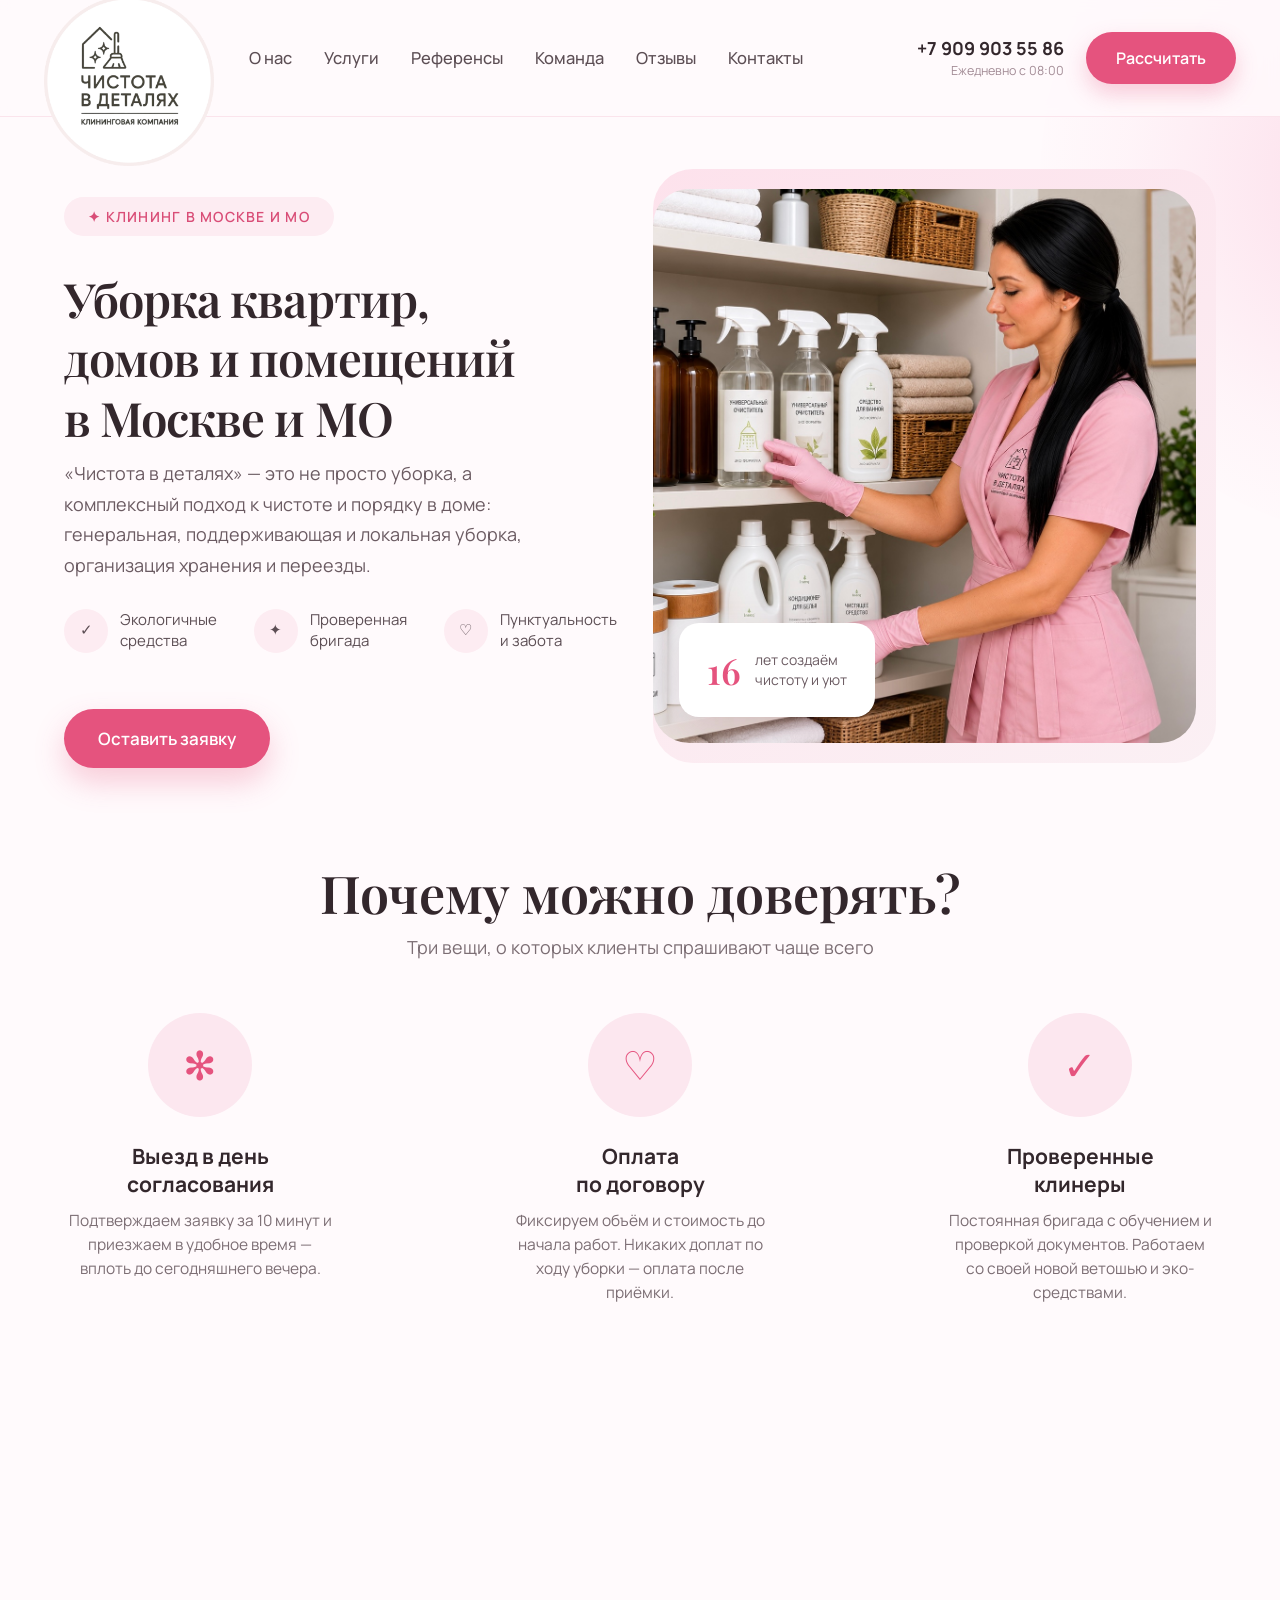
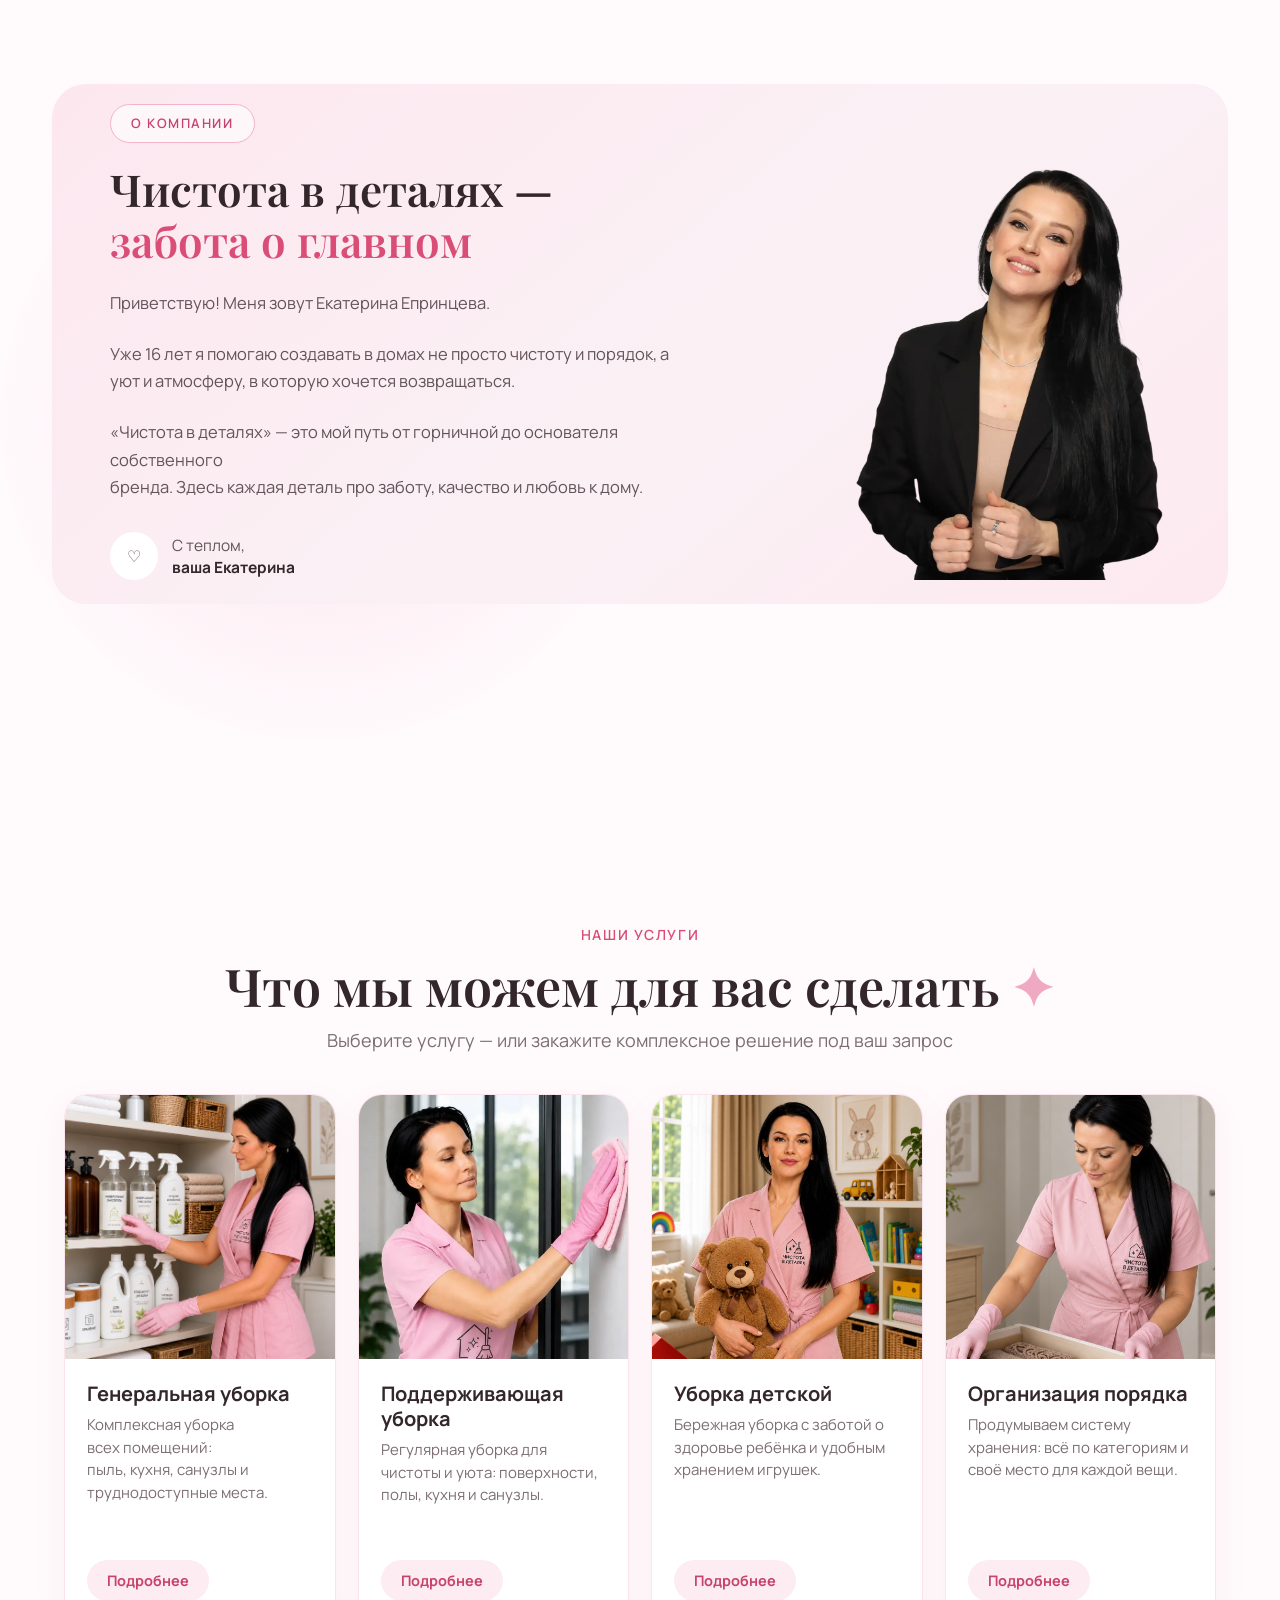
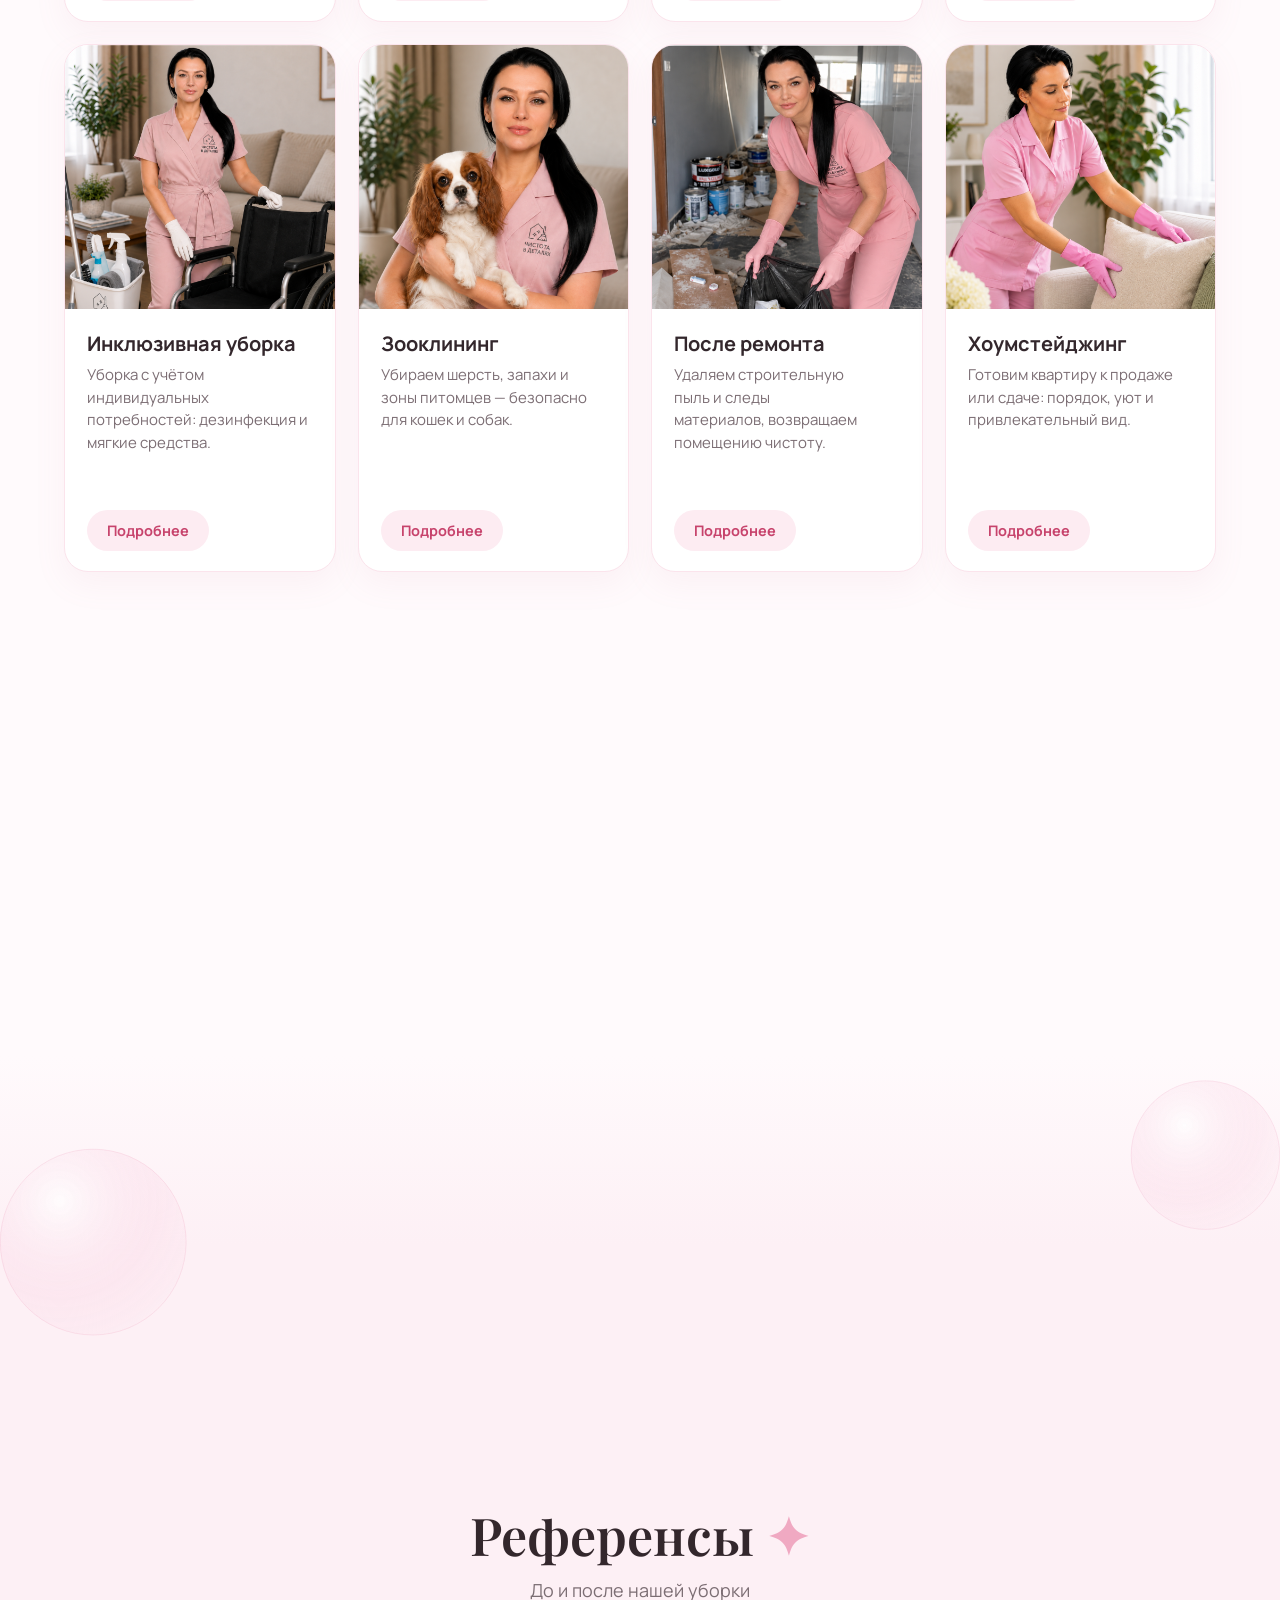
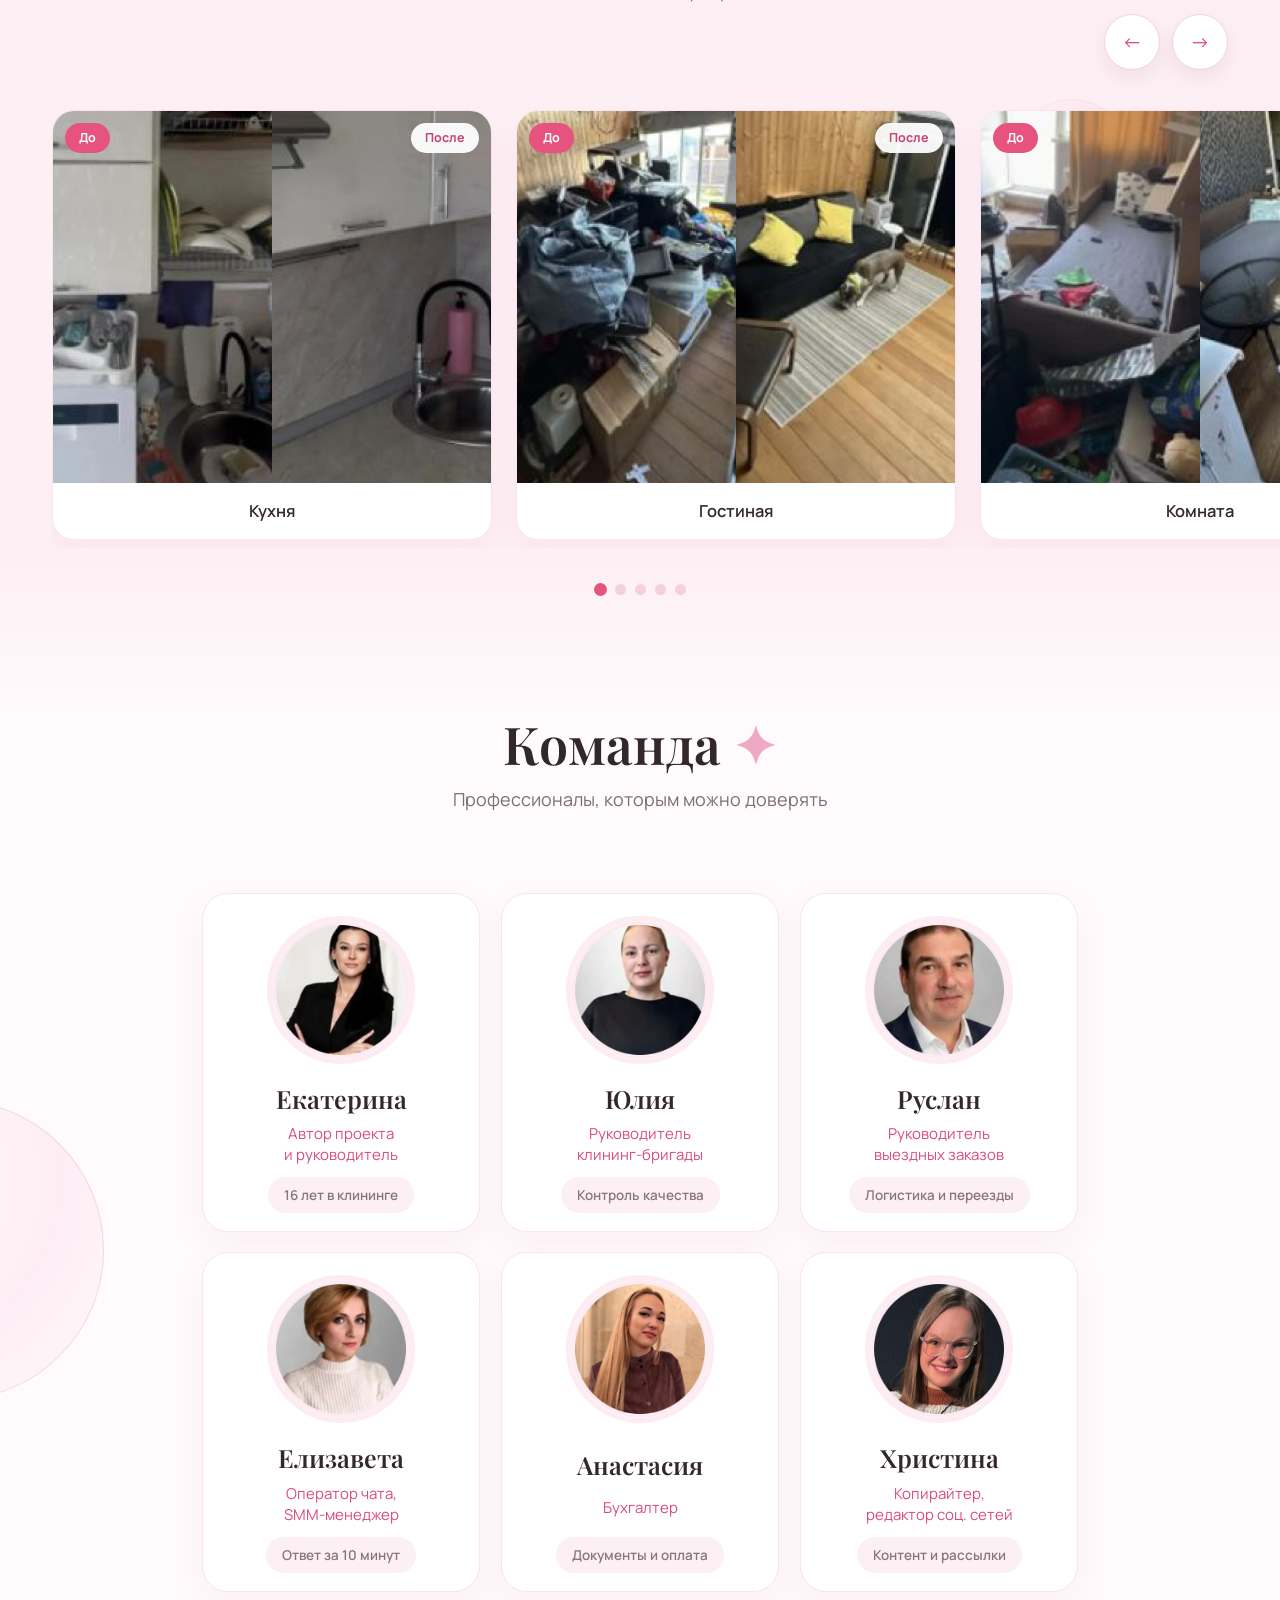
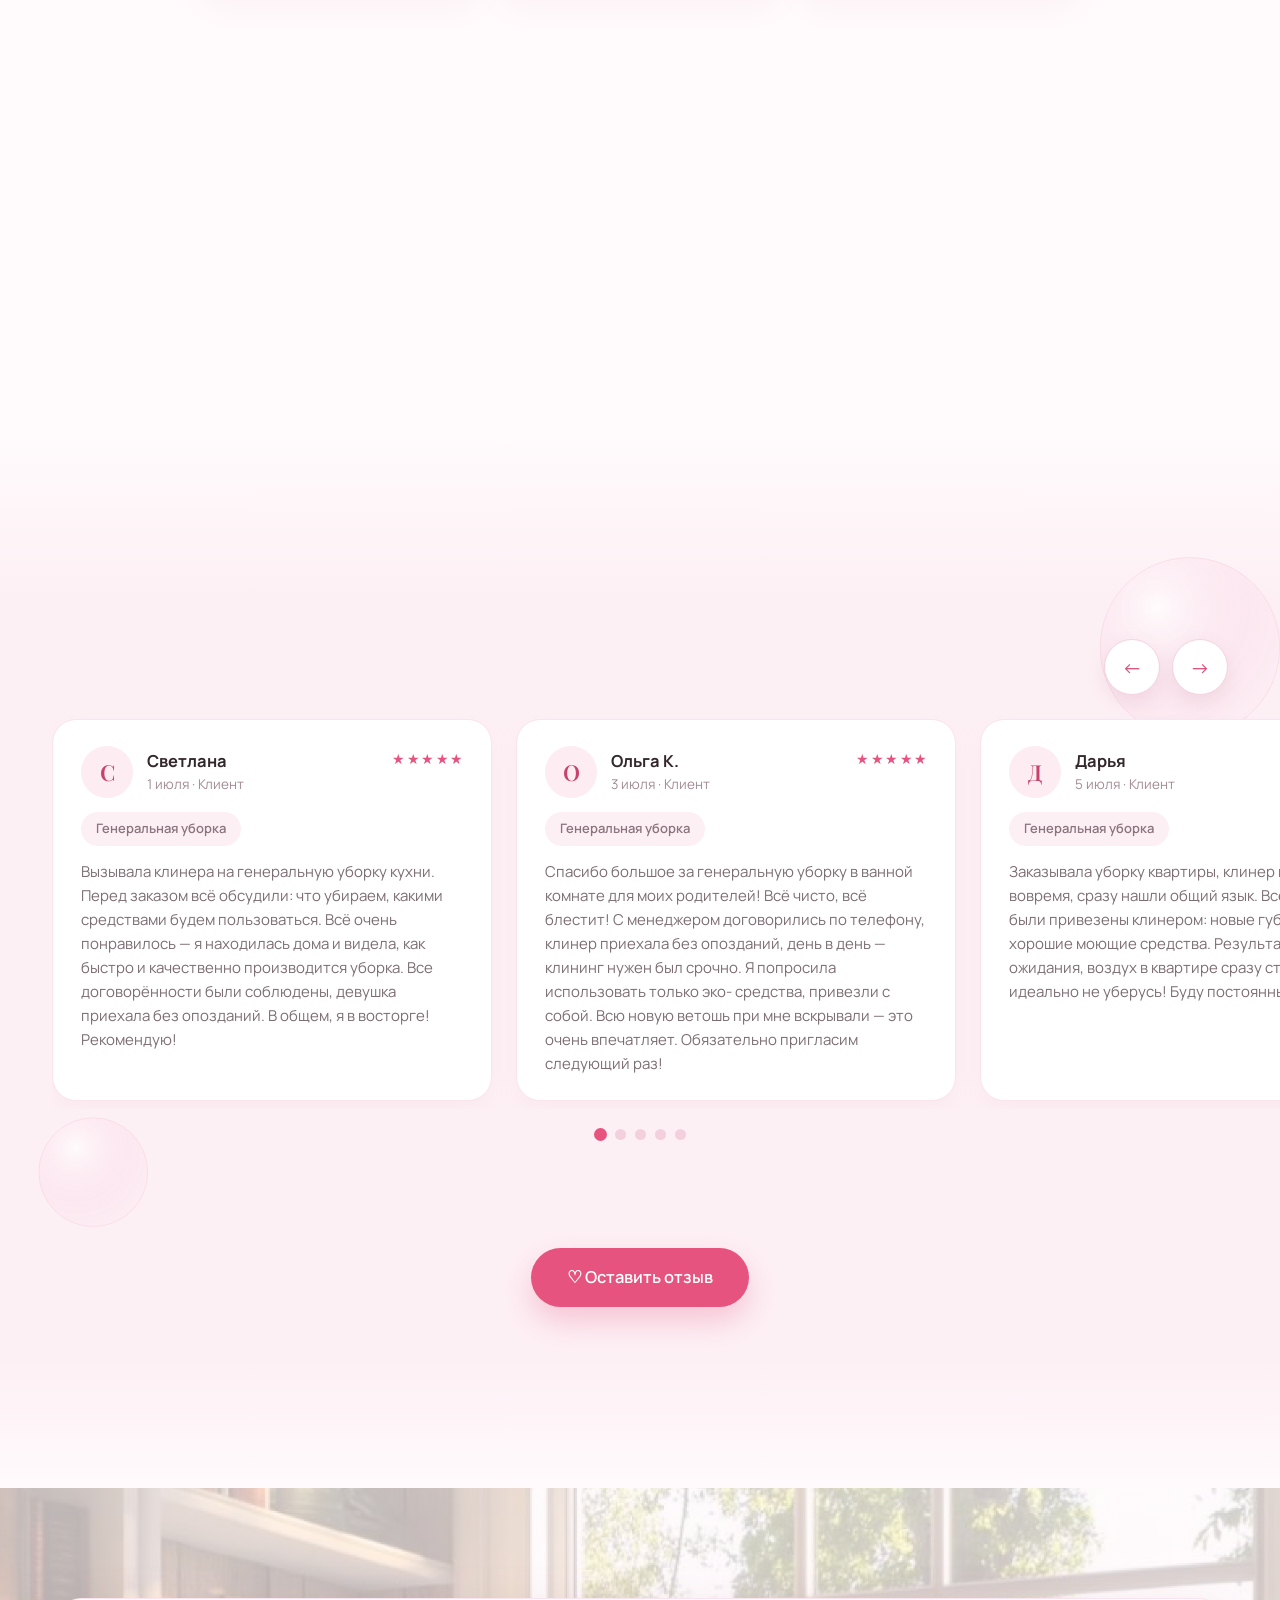
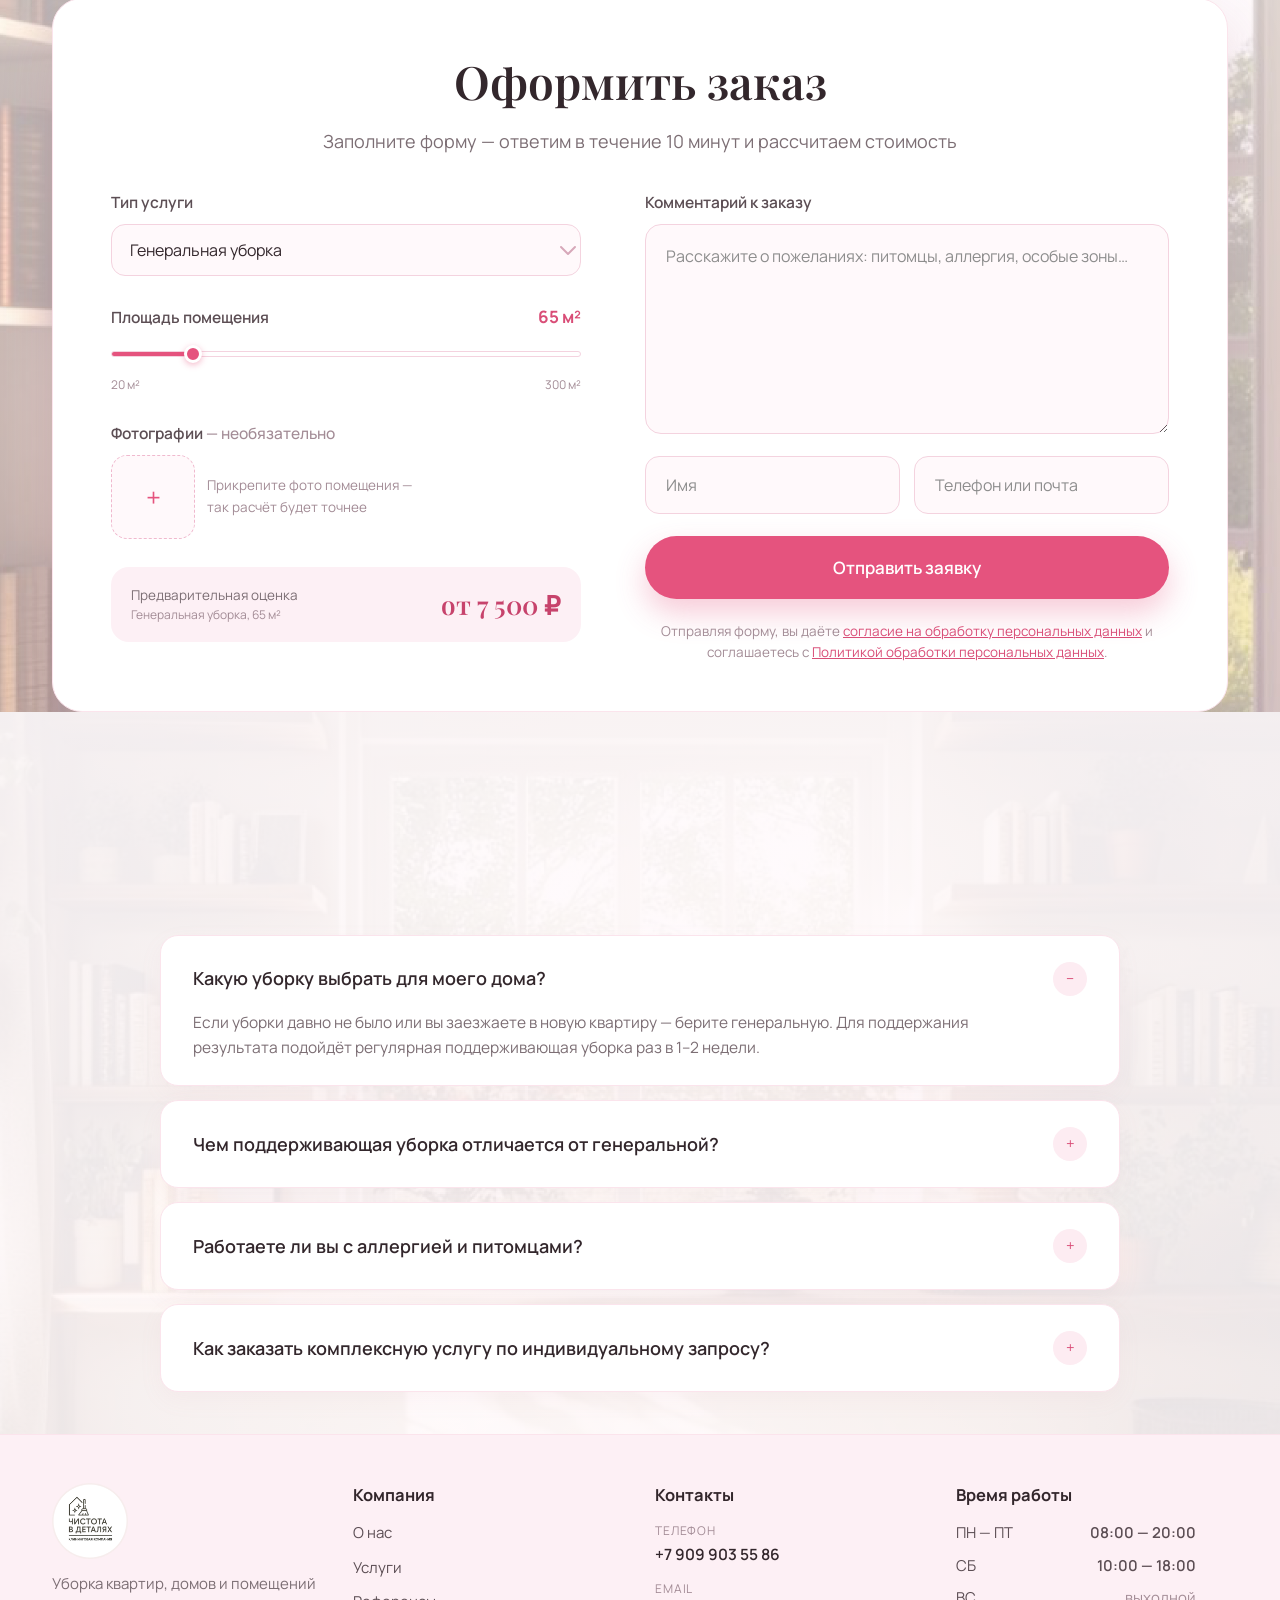
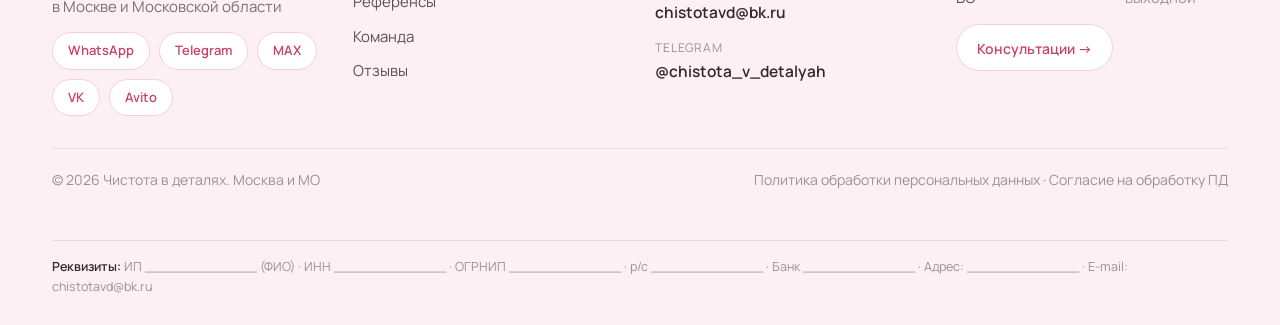
<file: index.html>
<!DOCTYPE html>
<html lang="ru">
<head>
<meta charset="UTF-8">
<meta name="viewport" content="width=device-width, initial-scale=1.0">
<title>Чистота в деталях — Уборка квартир, домов и помещений в Москве и МО</title>
<meta name="description" content="Профессиональный клининг в Москве и МО: генеральная и поддерживающая уборка, уборка после ремонта, организация хранения, переезды под ключ. Выезд в день обращения, свои средства и инвентарь.">
<meta property="og:type" content="website">
<meta property="og:title" content="Чистота в деталях — Уборка квартир, домов и помещений в Москве и МО">
<meta property="og:description" content="Профессиональный клининг в Москве и МО: генеральная и поддерживающая уборка, уборка после ремонта, организация хранения, переезды под ключ. Выезд в день обращения, свои средства и инвентарь.">
<meta property="og:image" content="assets/ostalnye/p1_8_729.png">
<meta property="og:locale" content="ru_RU">
<link rel="preconnect" href="https://fonts.googleapis.com">
<link rel="preconnect" href="https://fonts.gstatic.com" crossorigin>
<link href="https://fonts.googleapis.com/css2?family=Manrope:wght@400;500;600;700&family=Playfair+Display:wght@600&display=swap" rel="stylesheet">
<link rel="stylesheet" href="css/style.css">
<link rel="stylesheet" href="css/mobile.css">
<link rel="stylesheet" href="css/popup.css"><link rel="stylesheet" href="css/anim.css">
</head>
<body>
<div class="page">
  <div class="blob blob1"></div>
  <div class="blob blob2"></div>
  <div class="blob blob3"></div>

  <!-- ===== HEADER ===== -->
  <header class="header">
    <div class="container header-in">
      <a href="#" class="logo"><img src="assets/ostalnye/p1_8_892.png" alt="Чистота в деталях"></a>
      <nav class="nav">
        <a href="#about">О нас</a>
        <a href="#services">Услуги</a>
        <a href="#refs">Референсы</a>
        <a href="#team">Команда</a>
        <a href="#reviews">Отзывы</a>
        <a href="#footer">Контакты</a>
      </nav>
      <div class="header-right">
        <a href="tel:+79099035586" class="header-phone">
          <b>+7 909 903 55 86</b>
          <span>Ежедневно с 08:00</span>
        </a>
        <a href="#order" class="header-cta" aria-label="Рассчитать стоимость"><svg class="cta-icon" viewBox="0 0 24 24" fill="none" aria-hidden="true"><path d="M6.62 10.79c1.44 2.83 3.76 5.14 6.59 6.59l2.2-2.2c.27-.27.67-.36 1.02-.24 1.12.37 2.33.57 3.57.57.55 0 1 .45 1 1V20c0 .55-.45 1-1 1-9.39 0-17-7.61-17-17 0-.55.45-1 1-1h3.5c.55 0 1 .45 1 1 0 1.25.2 2.45.57 3.57.11.35.03.74-.25 1.02l-2.2 2.2z" fill="#fff"/></svg><span class="cta-text">Рассчитать</span></a>
      </div>
      <button class="burger" aria-label="Меню"><span></span><span></span><span></span></button>
    </div>
  </header>

  <main>
    <!-- ===== HERO ===== -->
    <section class="hero">
      <div class="container hero-in">
        <div class="hero-left">
          <span class="hero-badge">✦ КЛИНИНГ В МОСКВЕ И МО</span>
          <h1>Уборка квартир,<br>домов и помещений<br>в Москве и МО</h1>
          <p class="hero-lead">«Чистота в деталях» — это не просто уборка, а комплексный подход к чистоте и порядку в доме: генеральная, поддерживающая и локальная уборка, организация хранения и переезды.</p>
          <div class="hero-feats">
<div class="hero-feat"><span class="hero-feat-ic">✓</span><span>Экологичные средства</span></div>
          <div class="hero-feat"><span class="hero-feat-ic">✦</span><span>Проверенная бригада</span></div>
          <div class="hero-feat"><span class="hero-feat-ic">♡</span><span>Пунктуальность и забота</span></div>
          </div>
          <div class="hero-cta">
            <a href="#order" class="btn btn-pink">Оставить заявку</a>
<a href="#services" class="btn hero-more">Посмотреть услуги</a>
          </div>
        </div>
        <div class="hero-right">
          <div class="hero-photo-bg"></div>
          <div class="hero-photo"><img loading="lazy" decoding="async" src="assets/ostalnye/p1_8_729.png" alt="Клинер за работой">
            <div class="hero-stat"><b>16</b><span>лет создаём<br>чистоту и уют</span></div>
          </div>
        </div>
      </div>
    </section>

    <!-- ===== TRUST ===== -->
    <section class="trust">
      <div class="container trust-in">
        <div class="sec-head">
          <h2 class="sec-title">Почему можно доверять?</h2>
          <p class="sec-sub">Три вещи, о которых клиенты спрашивают чаще всего</p>
        </div>
        <div class="trust-grid">
          <div class="trust-item">
            <div class="trust-ic">✻</div>
            <h3>Выезд в день
согласования</h3>
            <p>Подтверждаем заявку за 10 минут и приезжаем в удобное время — вплоть до сегодняшнего вечера.</p>
          </div>
          <div class="trust-item">
            <div class="trust-ic">♡</div>
            <h3>Оплата
по договору</h3>
            <p>Фиксируем объём и стоимость до начала работ. Никаких доплат по ходу уборки — оплата после приёмки.</p>
          </div>
          <div class="trust-item">
            <div class="trust-ic">✓</div>
            <h3>Проверенные
клинеры</h3>
            <p>Постоянная бригада с обучением и проверкой документов. Работаем со своей новой ветошью и эко-средствами.</p>
          </div>
        </div>
      </div>
    </section>

    <!-- ===== ABOUT ===== -->
    <section class="about" id="about">
      <div class="about-in">
        <div class="about-left">
          <span class="about-badge">О КОМПАНИИ</span>
          <h2>Чистота в деталях —
<span class="ts2">забота о главном</span></h2>
          <p>Приветствую! Меня зовут Екатерина Епринцева.</p>
          <p>Уже 16 лет я помогаю создавать в домах не просто чистоту и порядок, а уют и атмосферу, в которую хочется возвращаться.</p>
          <p>«Чистота в деталях» — это мой путь от горничной до основателя собственного<br>бренда. Здесь каждая деталь про заботу, качество и любовь к дому.</p>
          <div class="about-sign">
            <span class="about-sign-ic">♡</span>
            <span>С теплом,<br><b>ваша Екатерина</b></span>
          </div>
        </div>
        <div class="about-photo"><img loading="lazy" decoding="async" src="assets/foto-komandy/p1_8_752.png" alt="Екатерина Епринцева"></div>
      </div>
    </section>

    <!-- ===== SERVICES ===== -->
    <section class="services" id="services">
      <div class="container services-in">
        <div class="sec-head">
          <span class="kicker">НАШИ УСЛУГИ</span>
          <h2 class="sec-title">Что мы можем для вас сделать <span class="accent">✦</span></h2>
          <p class="sec-sub">Выберите услугу — или закажите комплексное решение под ваш запрос</p>
        </div>
        <div class="serv-grid">
          <article class="serv-card">
            <img loading="lazy" decoding="async" src="assets/ostalnye/p1_8_490.png" alt="Генеральная уборка">
            <div class="serv-body">
              <h3>Генеральная уборка</h3>
              <p>Комплексная уборка всех помещений: пыль, кухня, санузлы и труднодоступные места.</p>
              <a href="generalnaya.html" class="serv-more">Подробнее</a>
            </div>
          </article>
          <article class="serv-card">
            <img loading="lazy" decoding="async" src="assets/ostalnye/p1_8_500.png" alt="Поддерживающая уборка">
            <div class="serv-body">
              <h3>Поддерживающая
уборка</h3>
              <p>Регулярная уборка для чистоты и уюта: поверхности, полы, кухня и санузлы.</p>
              <a href="podderzhivayushchaya.html" class="serv-more">Подробнее</a>
            </div>
          </article>
          <article class="serv-card">
            <img loading="lazy" decoding="async" src="assets/ostalnye/p1_8_510.png" alt="Уборка детской">
            <div class="serv-body">
              <h3>Уборка детской</h3>
              <p>Бережная уборка с заботой о здоровье ребёнка и удобным хранением игрушек.</p>
              <a href="uborka-detskoy.html" class="serv-more">Подробнее</a>
            </div>
          </article>
          <article class="serv-card">
            <img loading="lazy" decoding="async" src="assets/ostalnye/p1_8_520.png" alt="Организация порядка">
            <div class="serv-body">
              <h3>Организация порядка</h3>
              <p>Продумываем систему хранения: всё по категориям и своё место для каждой вещи.</p>
              <a href="organizaciya-hraneniya.html" class="serv-more">Подробнее</a>
            </div>
          </article>
          <article class="serv-card">
            <img loading="lazy" decoding="async" src="assets/ostalnye/p1_8_530.png" alt="Инклюзивная уборка">
            <div class="serv-body">
              <h3>Инклюзивная уборка</h3>
              <p>Уборка с учётом индивидуальных потребностей: дезинфекция и мягкие средства.</p>
              <a href="inklyuzivnaya.html" class="serv-more">Подробнее</a>
            </div>
          </article>
          <article class="serv-card">
            <img loading="lazy" decoding="async" src="assets/ostalnye/p1_8_550.png" alt="Зооклининг">
            <div class="serv-body">
              <h3>Зооклининг</h3>
              <p>Убираем шерсть, запахи и зоны питомцев — безопасно для кошек и собак.</p>
              <a href="zooklining.html" class="serv-more">Подробнее</a>
            </div>
          </article>
          <article class="serv-card">
            <img loading="lazy" decoding="async" src="assets/ostalnye/p1_8_560.png" alt="После ремонта">
            <div class="serv-body">
              <h3>После ремонта</h3>
              <p>Удаляем строительную пыль и следы материалов, возвращаем помещению чистоту.</p>
              <a href="posle-remonta.html" class="serv-more">Подробнее</a>
            </div>
          </article>
          <article class="serv-card">
            <img loading="lazy" decoding="async" src="assets/ostalnye/p1_8_540.png" alt="Хоумстейджинг">
            <div class="serv-body">
              <h3>Хоумстейджинг</h3>
              <p>Готовим квартиру к продаже или сдаче: порядок, уют и привлекательный вид.</p>
              <a href="homestaging.html" class="serv-more">Подробнее</a>
            </div>
          </article>
        </div>
        <div class="serv-row">
          <article class="serv-mini">
            <img loading="lazy" decoding="async" src="assets/ostalnye/p1_8_571.png" alt="Клининг автодомов и яхт">
            <div class="serv-body">
              <h3>Клининг автодомов и яхт</h3>
              <p>Клининг кемперов, автодомов и маломерных судов: салон, камбуз, санузел и текстиль.</p>
              <a href="avtodoma-i-yahty.html" class="serv-more">Подробнее</a>
            </div>
          </article>
          <article class="serv-img">
            <img loading="lazy" decoding="async" src="assets/ostalnye/p1_8_581.png" alt="Переезд под ключ">
          </article>
          <article class="serv-wide">
            <div class="serv-wide-body">
              <div class="wide-feats">
                <h3>Переезд под ключ</h3>
                <p>Упаковка и сортировка вещей, организация хранения, бережная транспортировка и порядок в новом доме.</p>
                <div class="wide-feat"><span class="wide-feat-ic">✓</span><span>Индивидуальный подход к каждому клиенту</span></div>
                <div class="wide-feat"><span class="wide-feat-ic">✓</span><span>Только проверенные и безопасные средства</span></div>
                <div class="wide-feat"><span class="wide-feat-ic">✓</span><span>Гарантия качества на все виды уборки</span></div>
              </div>
              <div class="wide-bottom">
                <a href="pereezd-pod-klyuch.html" class="wide-btn">Подробнее</a>
                <a href="pereezd-pod-klyuch.html#order" class="wide-link">Рассчитать переезд →</a>
              </div>
            </div>
          </article>
        </div>
      </div>
    </section>

    <!-- ===== REFERENCES ===== -->
    <section class="refs" id="refs">
      <img class="refs-deco" src="assets/ostalnye/p1_8_754.svg" alt="">
      <div class="container refs-in">
        <div class="refs-top">
          <div class="sec-head">
            <h2 class="sec-title">Референсы <span class="accent">✦</span></h2>
            <p class="sec-sub">До и после нашей уборки</p>
          </div>
          <div class="arrows">
            <button class="arrow-btn" data-refs-prev>←</button>
            <button class="arrow-btn" data-refs-next>→</button>
          </div>
        </div>
        <div class="refs-track-wrap">
          <div class="refs-track" data-refs-track>
            <article class="ref-card">
              <div class="ref-pics">
                <img loading="lazy" decoding="async" src="assets/raboty/p1_8_773.png" alt="Кухня до">
                <img loading="lazy" decoding="async" src="assets/raboty/p1_8_774.png" alt="Кухня после">
                <span class="ref-tag do">До</span><span class="ref-tag posle">После</span>
              </div>
              <div class="ref-cap">Кухня</div>
            </article>
            <article class="ref-card">
              <div class="ref-pics">
                <img loading="lazy" decoding="async" src="assets/raboty/p1_8_783.png" alt="Гостиная до">
                <img loading="lazy" decoding="async" src="assets/raboty/p1_8_784.png" alt="Гостиная после">
                <span class="ref-tag do">До</span><span class="ref-tag posle">После</span>
              </div>
              <div class="ref-cap">Гостиная</div>
            </article>
            <article class="ref-card">
              <div class="ref-pics">
                <img loading="lazy" decoding="async" src="assets/raboty/p1_8_793.png" alt="Комната до">
                <img loading="lazy" decoding="async" src="assets/raboty/p1_8_794.png" alt="Комната после">
                <span class="ref-tag do">До</span><span class="ref-tag posle">После</span>
              </div>
              <div class="ref-cap">Комната</div>
            </article>
            <article class="ref-card">
              <div class="ref-pics">
                <img loading="lazy" decoding="async" src="assets/raboty/p1_8_803.png" alt="Балкон до">
                <img loading="lazy" decoding="async" src="assets/raboty/p1_8_804.png" alt="Балкон после">
                <span class="ref-tag do">До</span><span class="ref-tag posle">После</span>
              </div>
              <div class="ref-cap">Балкон</div>
            </article>
            <article class="ref-card">
              <div class="ref-pics">
                <img loading="lazy" decoding="async" src="assets/raboty/p1_8_813.png" alt="Окно до">
                <span class="ref-tag do">До</span>
              </div>
              <div class="ref-cap">Окно</div>
            </article>
          </div>
        </div>
        <div class="dots">
          <span class="dot on"></span><span class="dot"></span><span class="dot"></span><span class="dot"></span><span class="dot"></span>
        </div>
      </div>
    </section>

    <!-- ===== TEAM ===== -->
    <section class="team" id="team">
      <div class="container team-in">
        <div class="sec-head">
          <h2 class="sec-title">Команда <span class="accent">✦</span></h2>
          <p class="sec-sub">Профессионалы, которым можно доверять</p>
        </div>
        <div class="team-grid">
          <div class="team-card">
            <img loading="lazy" decoding="async" src="assets/foto-komandy/p1_8_617.png" alt="Екатерина">
            <h3>Екатерина</h3>
            <div class="team-role">Автор проекта
и руководитель</div>
            <span class="team-badge">16 лет в клининге</span>
          </div>
          <div class="team-card">
            <img loading="lazy" decoding="async" src="assets/foto-komandy/p1_8_629.png" alt="Юлия">
            <h3>Юлия</h3>
            <div class="team-role">Руководитель
клининг-бригады</div>
            <span class="team-badge">Контроль качества</span>
          </div>
          <div class="team-card">
            <img loading="lazy" decoding="async" src="assets/foto-komandy/p1_8_641.png" alt="Руслан">
            <h3>Руслан</h3>
            <div class="team-role">Руководитель
выездных заказов</div>
            <span class="team-badge">Логистика и переезды</span>
          </div>
          <div class="team-card">
            <img loading="lazy" decoding="async" src="assets/foto-komandy/p1_8_653.png" alt="Елизавета">
            <h3>Елизавета</h3>
            <div class="team-role">Оператор чата,
SMM-менеджер</div>
            <span class="team-badge">Ответ за 10 минут</span>
          </div>
          <div class="team-card">
            <img loading="lazy" decoding="async" src="assets/foto-komandy/p1_8_665.png" alt="Анастасия">
            <h3>Анастасия</h3>
            <div class="team-role">Бухгалтер</div>
            <span class="team-badge">Документы и оплата</span>
          </div>
          <div class="team-card">
            <img loading="lazy" decoding="async" src="assets/foto-komandy/p1_8_678.png" alt="Христина">
            <h3>Христина</h3>
            <div class="team-role">Копирайтер,
редактор соц. сетей</div>
            <span class="team-badge">Контент и рассылки</span>
          </div>
        </div>
        <div class="team-center">
          <div class="team-card center">
            <img loading="lazy" decoding="async" src="assets/foto-komandy/p1_8_690.png" alt="Мария">
            <h3>Мария</h3>
            <div class="team-role">Дизайнер</div>
            <span class="team-badge">Интерьерные решения</span>
          </div>
        </div>
      </div>
    </section>

    <!-- ===== REVIEWS ===== -->
    <section class="reviews" id="reviews">
      <img class="reviews-deco" src="assets/ostalnye/p1_8_307.svg" alt="">
      <div class="container reviews-in">
        <div class="rev-head">
          <div class="sec-head">
            <h2 class="sec-title">Отзывы <span class="accent">✦</span></h2>
            <p class="sec-sub">Ваше доверие — наша лучшая награда</p>
          </div>
          <div class="arrows">
            <button class="arrow-btn" data-rev-prev>←</button>
            <button class="arrow-btn" data-rev-next>→</button>
          </div>
        </div>
        <div class="rev-track-wrap">
          <div class="rev-track" data-rev-track>
            <article class="rev-card">
              <div class="rev-top">
                <div class="rev-ava">С</div>
                <div class="rev-name"><b>Светлана</b><span>1 июля · Клиент</span></div>
                <span class="rev-stars">★★★★★</span>
              </div>
              <span class="rev-badge">Генеральная уборка</span>
              <p class="rev-text">Вызывала клинера на генеральную
уборку кухни. Перед заказом всё
обсудили: что убираем, какими
средствами будем пользоваться. Всё
очень понравилось — я находилась дома
и видела, как быстро и качественно
производится уборка. Все
договорённости были соблюдены,
девушка приехала без опозданий. В
общем, я в восторге! Рекомендую!</p>
            </article>
            <article class="rev-card">
              <div class="rev-top">
                <div class="rev-ava">О</div>
                <div class="rev-name"><b>Ольга К.</b><span>3 июля · Клиент</span></div>
                <span class="rev-stars">★★★★★</span>
              </div>
              <span class="rev-badge">Генеральная уборка</span>
              <p class="rev-text">Спасибо большое за генеральную
уборку в ванной комнате для моих
родителей! Всё чисто, всё блестит! С
менеджером договорились по телефону,
клинер приехала без опозданий, день в
день — клининг нужен был срочно. Я
попросила использовать только эко-
средства, привезли с собой. Всю новую
ветошь при мне вскрывали — это очень
впечатляет. Обязательно пригласим
следующий раз!</p>
            </article>
            <article class="rev-card">
              <div class="rev-top">
                <div class="rev-ava">Д</div>
                <div class="rev-name"><b>Дарья</b><span>5 июля · Клиент</span></div>
                <span class="rev-stars">★★★★★</span>
              </div>
              <span class="rev-badge">Генеральная уборка</span>
              <p class="rev-text">Заказывала уборку квартиры, клинер
приехала вовремя, сразу нашли общий
язык. Все средства были привезены
клинером: новые губки и тряпки,
хорошие моющие средства. Результат
превзошёл ожидания, воздух в квартире
сразу стал чище. Я так идеально не
уберусь! Буду постоянным клиентом.</p>
            </article>
            <article class="rev-card">
              <div class="rev-top">
                <div class="rev-ava">Л</div>
                <div class="rev-name"><b>Лариса Зорина</b><span>7 июля · Клиент</span></div>
                <span class="rev-stars">★★★★★</span>
              </div>
              <span class="rev-badge">Генеральная уборка</span>
              <p class="rev-text">Всё прошло замечательно, девушку
приглашаю не первый раз! Быстро,
аккуратно, конструктивно. Спасибо!</p>
            </article>
            <article class="rev-card rev-ghost">⭐<br>Оставить отзыв</article>
          </div>
        </div>
        <div class="revs-bottom">
          <div class="dots">
            <span class="dot on"></span><span class="dot"></span><span class="dot"></span><span class="dot"></span><span class="dot"></span>
          </div>
          <a href="#" class="btn btn-pink">♡ Оставить отзыв</a>
        </div>
      </div>
    </section>

    <!-- ===== ORDER ===== -->
    <section class="order" id="order">
      <div class="order-bg"><img src="assets/ostalnye/p1_8_824.png" alt=""></div>
      <div class="order-card">
        <div class="order-head">
          <h2>Оформить заказ</h2>
          <p class="sec-sub">Заполните форму — ответим в течение 10 минут и рассчитаем стоимость</p>
        </div>
        <div class="order-cols">
          <div class="order-col">
            <div class="field">
              <span class="field-label">Тип услуги</span>
              <div class="select select-wrap">
                <select class="select-real" name="service" aria-label="Тип услуги">
                  <option value="Генеральная уборка" selected>Генеральная уборка</option>
                  <option value="Поддерживающая уборка">Поддерживающая уборка</option>
                  <option value="Уборка детской">Уборка детской</option>
                  <option value="Организация порядка">Организация порядка</option>
                  <option value="Инклюзивная уборка">Инклюзивная уборка</option>
                  <option value="Зооклининг">Зооклининг</option>
                  <option value="После ремонта">После ремонта</option>
                  <option value="Хоумстейджинг">Хоумстейджинг</option>
                  <option value="Клининг автодомов и яхт">Клининг автодомов и яхт</option>
                  <option value="Переезд под ключ">Переезд под ключ</option>
                  <option value="Другое">Другое</option>
                </select>
                <svg width="24" height="24" viewBox="0 0 24 24" fill="none"><path d="M5 9l7 7 7-7" stroke="#D7A8B9" stroke-width="2" stroke-linecap="round" stroke-linejoin="round"/></svg>
              </div>
            </div>
            <div class="field">
              <div class="slider-head"><span>Площадь помещения</span><b data-area>65 м²</b></div>
              <div class="slider-wrap"><input type="range" min="20" max="300" value="65" data-area-range></div>
              <div class="slider-limits"><span>20 м²</span><span>300 м²</span></div>
            </div>
            <div class="field">
              <span class="field-label">Фотографии <em>— необязательно</em></span>
              <div class="photo-row">
                <button class="photo-add">+</button>
                <span class="photo-hint">Прикрепите фото помещения —<br>так расчёт будет точнее</span>
              </div>
            </div>
            <div class="estimate">
              <div>
                <p>Предварительная оценка</p>
                <span data-estimate-sub>Генеральная уборка, 65 м²</span>
              </div>
              <b data-estimate>от 7 400 ₽</b>
            </div>
          </div>
          <div class="order-col right">
            <div class="field">
              <span class="field-label">Комментарий к заказу</span>
              <textarea class="textarea" placeholder="Расскажите о пожеланиях: питомцы, аллергия, особые зоны…"></textarea>
            </div>
            <div class="inputs-row">
              <input class="inp" type="text" placeholder="Имя">
              <input class="inp" type="text" placeholder="Телефон или почта">
            </div>
            <button class="order-send">Отправить заявку</button>
            <p class="order-note">Нажимая кнопку, вы соглашаетесь с политикой обработки персональных данных</p>
          </div>
        </div>
      </div>
    </section>

    <!-- ===== FAQ ===== -->
    <section class="faq">
      <div class="faq-bg"><img src="assets/ostalnye/p1_8_408.png" alt=""></div>
      <div class="container faq-in">
        <div class="sec-head">
          <h2 class="sec-title">Ответы на вопросы</h2>
          <p class="sec-sub">Если не нашли свой — напишите нам, ответим лично</p>
        </div>
        <div class="faq-list">
          <div class="faq-item open">
            <div class="faq-q"><h3>Какую уборку выбрать для моего дома?</h3><span class="faq-tog">−</span></div>
            <div class="faq-a">Если уборки давно не было или вы заезжаете в новую квартиру — берите генеральную. Для поддержания результата подойдёт регулярная поддерживающая уборка раз в 1–2 недели.</div>
          </div>
          <div class="faq-item">
            <div class="faq-q"><h3>Чем поддерживающая уборка отличается от генеральной?</h3><span class="faq-tog">+</span></div>
            <div class="faq-a">Генеральная — глубокая уборка всех поверхностей, углов и труднодоступных мест. Поддерживающая — регулярный уход за уже чистым помещением.</div>
          </div>
          <div class="faq-item">
            <div class="faq-q"><h3>Работаете ли вы с аллергией и питомцами?</h3><span class="faq-tog">+</span></div>
            <div class="faq-a">Да, работаем и с аллергиями и питомцами — по запросу подбираем безопасные средства.</div>
          </div>
          <div class="faq-item">
            <div class="faq-q"><h3>Как заказать комплексную услугу по индивидуальному запросу?</h3><span class="faq-tog">+</span></div>
            <div class="faq-a">Опишите задачу в комментарии к заявке — менеджер соберёт персональный состав работ и пришлёт расчёт.</div>
          </div>
        </div>
      </div>
    </section>
  </main>

  <!-- ===== FOOTER ===== -->
  <footer class="footer" id="footer">
    <div class="container footer-in">
      <div class="footer-cols">
        <div class="footer-col">
          <div class="footer-logo"><img loading="lazy" decoding="async" src="assets/ostalnye/p1_8_892.png" alt="Чистота в деталях"></div>
          <p class="footer-desc">Уборка квартир, домов и помещений в Москве и Московской области</p>
          <div class="socials">
            <a href="#" class="soc">WhatsApp</a>
            <a href="#" class="soc">Telegram</a>
            <a href="#" class="soc">MAX</a>
            <a href="#" class="soc">VK</a>
            <a href="#" class="soc">Avito</a>
          </div>
        </div>
        <div class="footer-col">
          <h4>Компания</h4>
          <div class="footer-links">
            <a href="#about">О нас</a>
            <a href="#services">Услуги</a>
            <a href="#refs">Референсы</a>
            <a href="#team">Команда</a>
            <a href="#reviews">Отзывы</a>
          </div>
        </div>
        <div class="footer-col">
          <h4>Контакты</h4>
          <div class="contact"><span>ТЕЛЕФОН</span><b>+7 909 903 55 86</b></div>
          <div class="contact"><span>EMAIL</span><b>chistotavd@bk.ru</b></div>
          <div class="contact"><span>TELEGRAM</span><b>@chistota_v_detalyah</b></div>
        </div>
        <div class="footer-col">
          <h4>Время работы</h4>
          <div class="hours">
            <div class="hours-row"><span>ПН — ПТ</span><b>08:00 — 20:00</b></div>
            <div class="hours-row"><span>СБ</span><b>10:00 — 18:00</b></div>
            <div class="hours-row"><span>ВС</span><span class="off">выходной</span></div>
          </div>
          <a href="#" class="wa-btn">Консультации →</a>
        </div>
      </div>
      <div class="footer-bottom">
        <span>© 2026 Чистота в деталях. Москва и МО</span>
        <span class="foot-docs"><a href="politika.html">Политика обработки персональных данных</a> · <a href="soglasie.html">Согласие на обработку ПД</a></span>
      </div>
    <div class="requisites"><b>Реквизиты:</b> ИП ______________ (ФИО) · ИНН ______________ · ОГРНИП ______________ · р/с ______________ · Банк ______________ · Адрес: ______________ · E-mail: chistotavd@bk.ru</div>
    </div>
  </footer>
</div>
<script src="js/main.js"></script>
<script src="js/mobile-fix.js"></script>
<script src="js/popup.js"></script><script src="js/anim.js"></script>
</body>
</html>
</file>
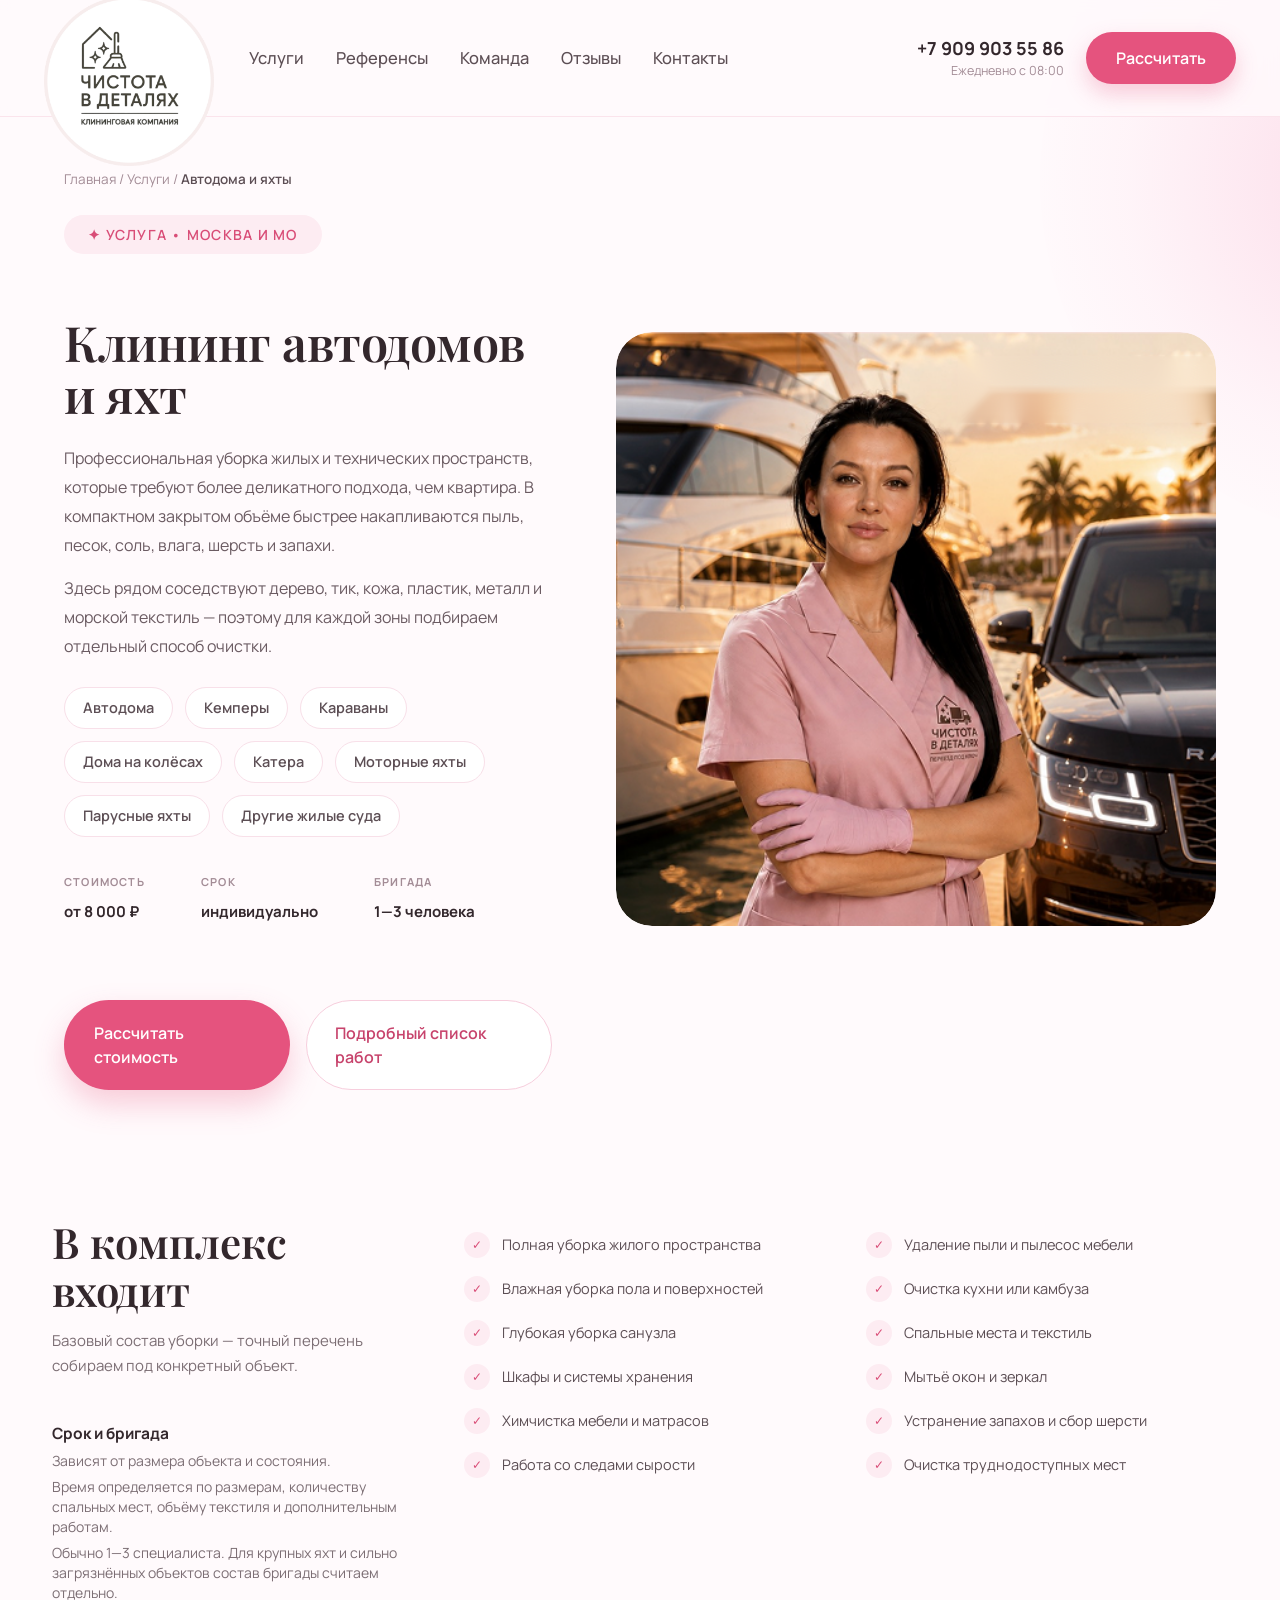
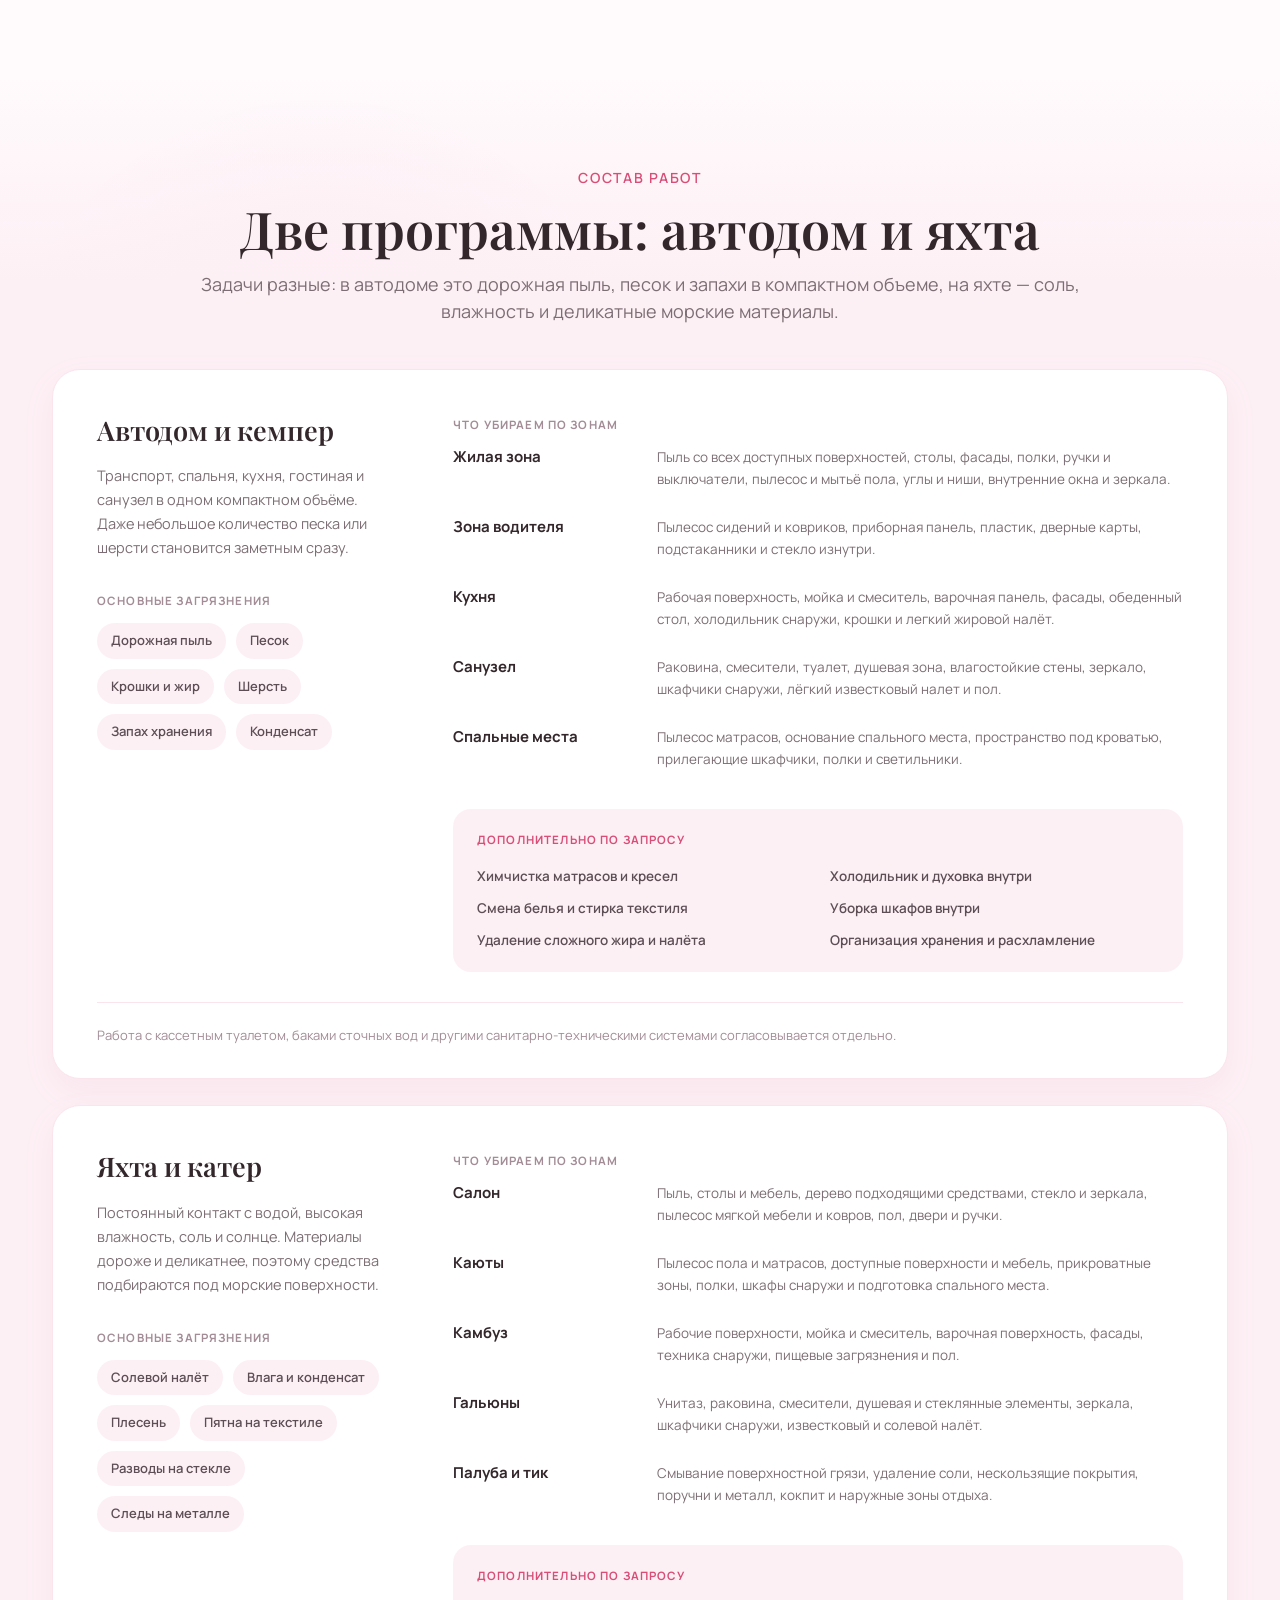
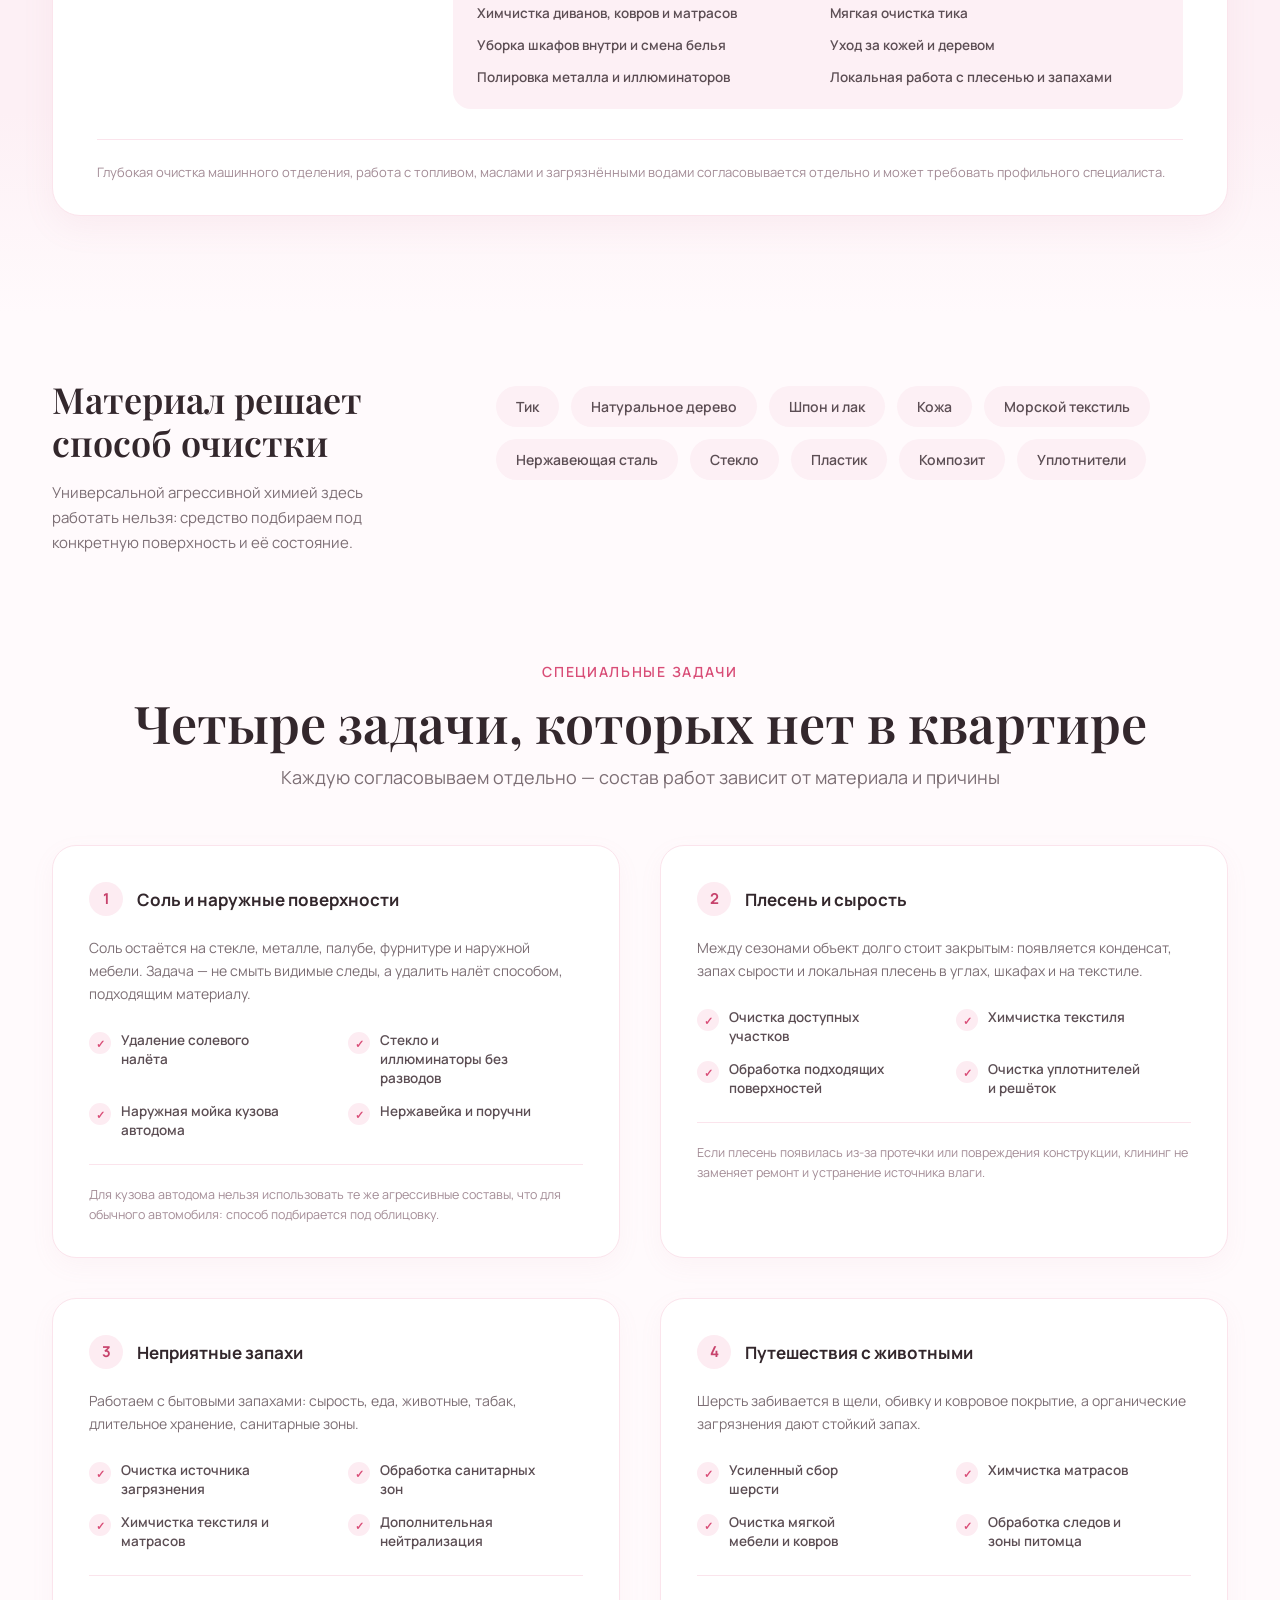
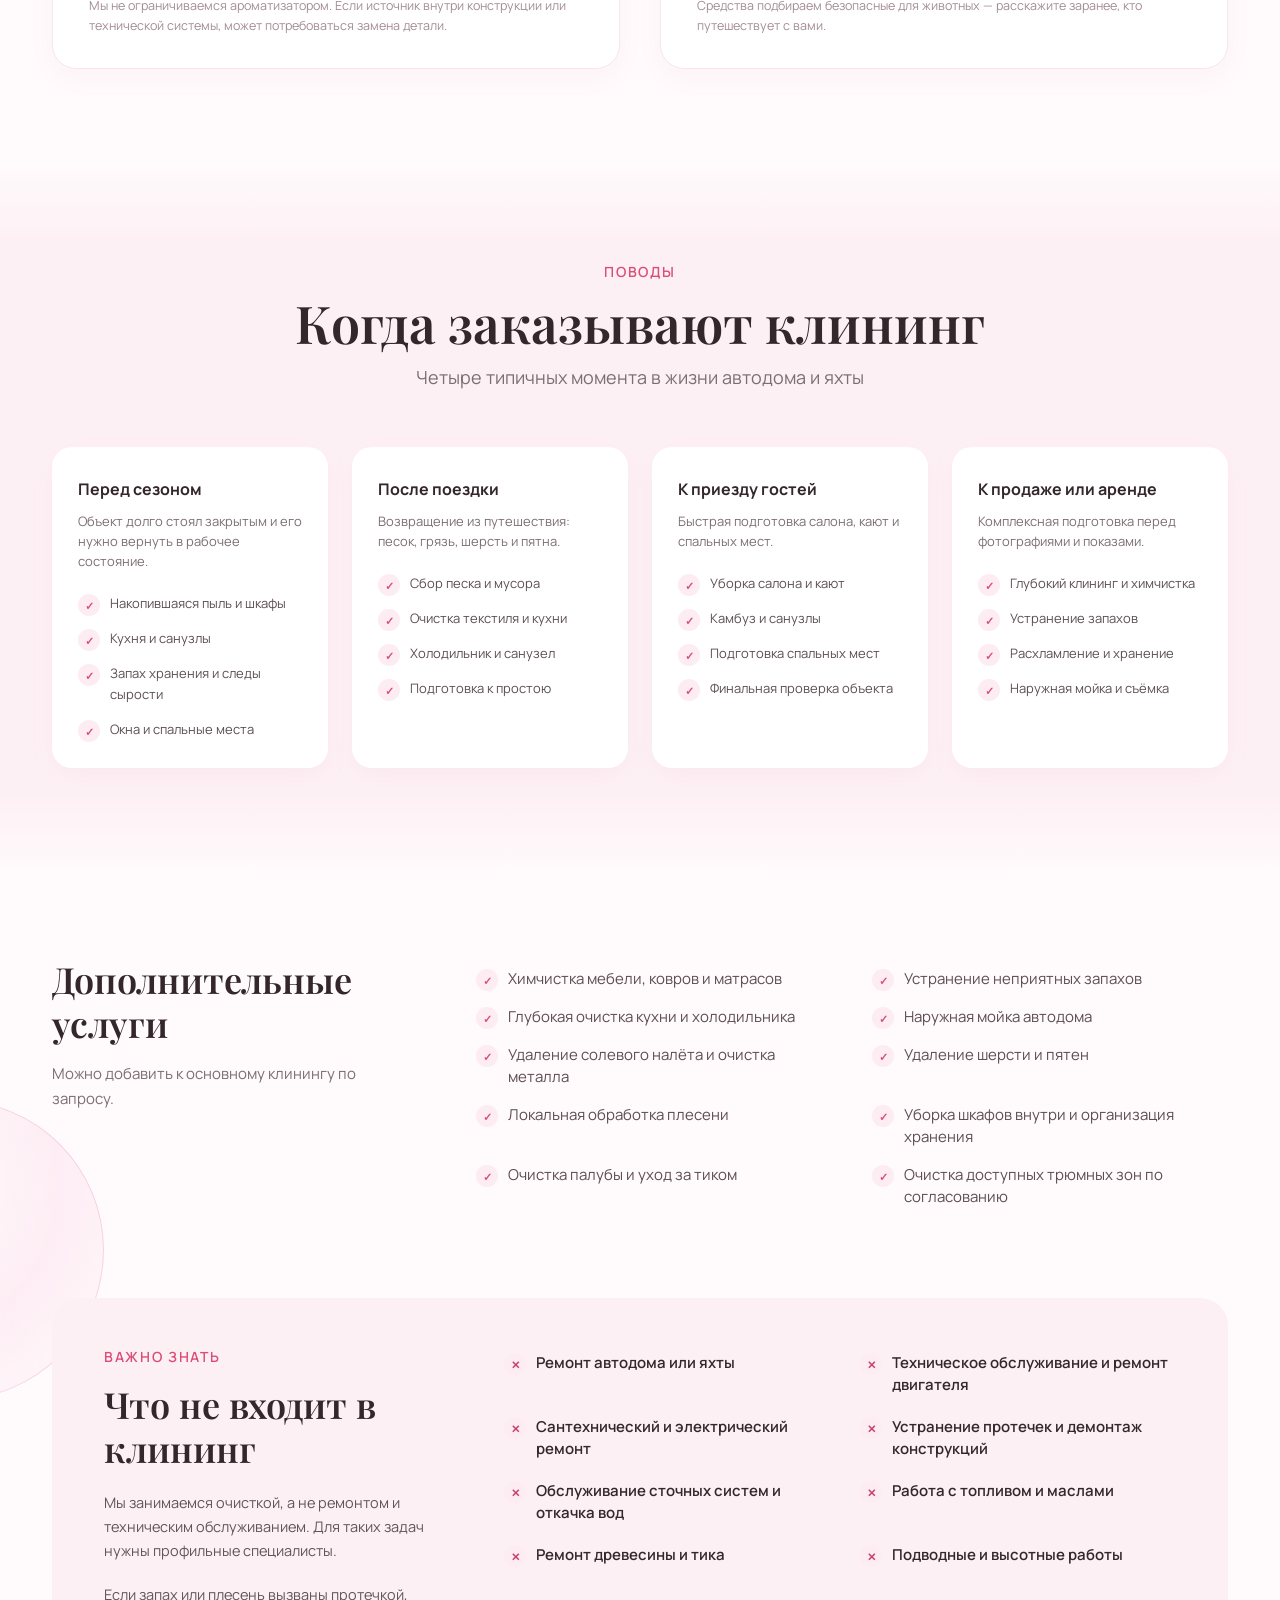
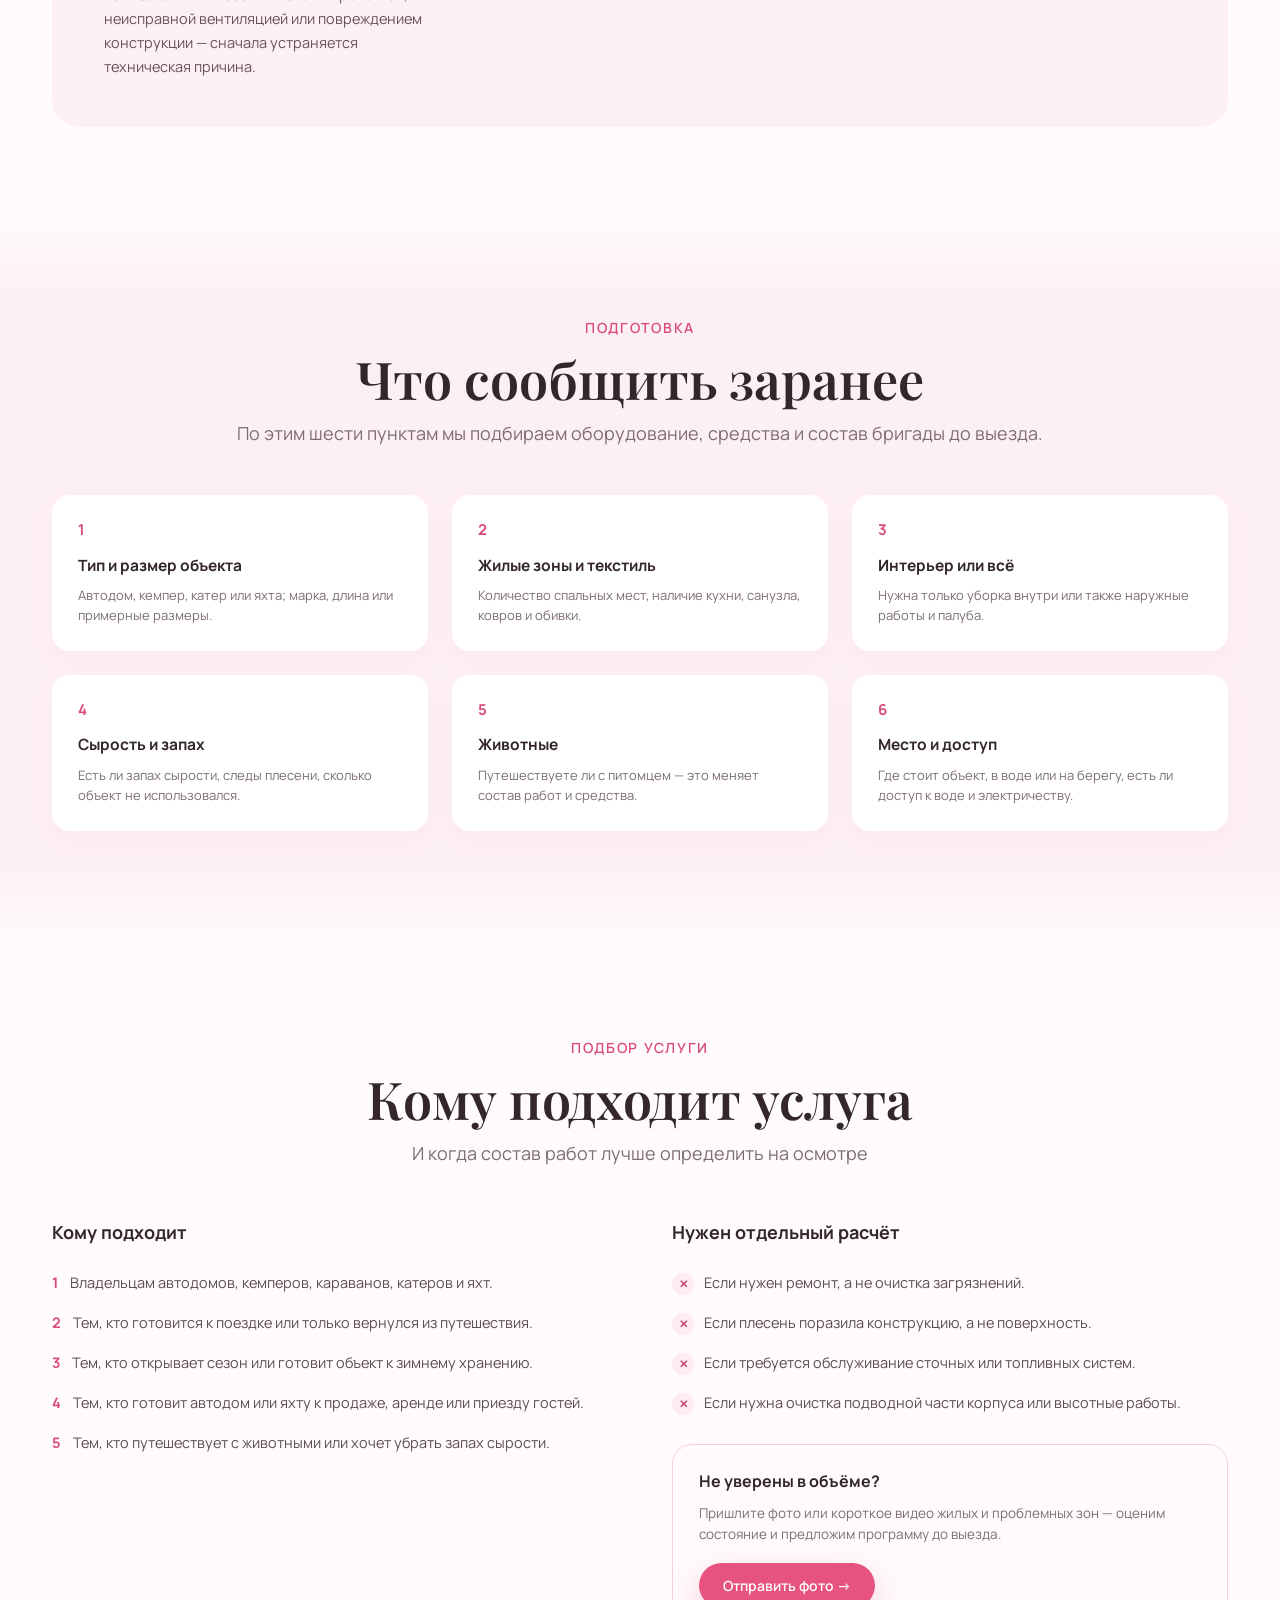
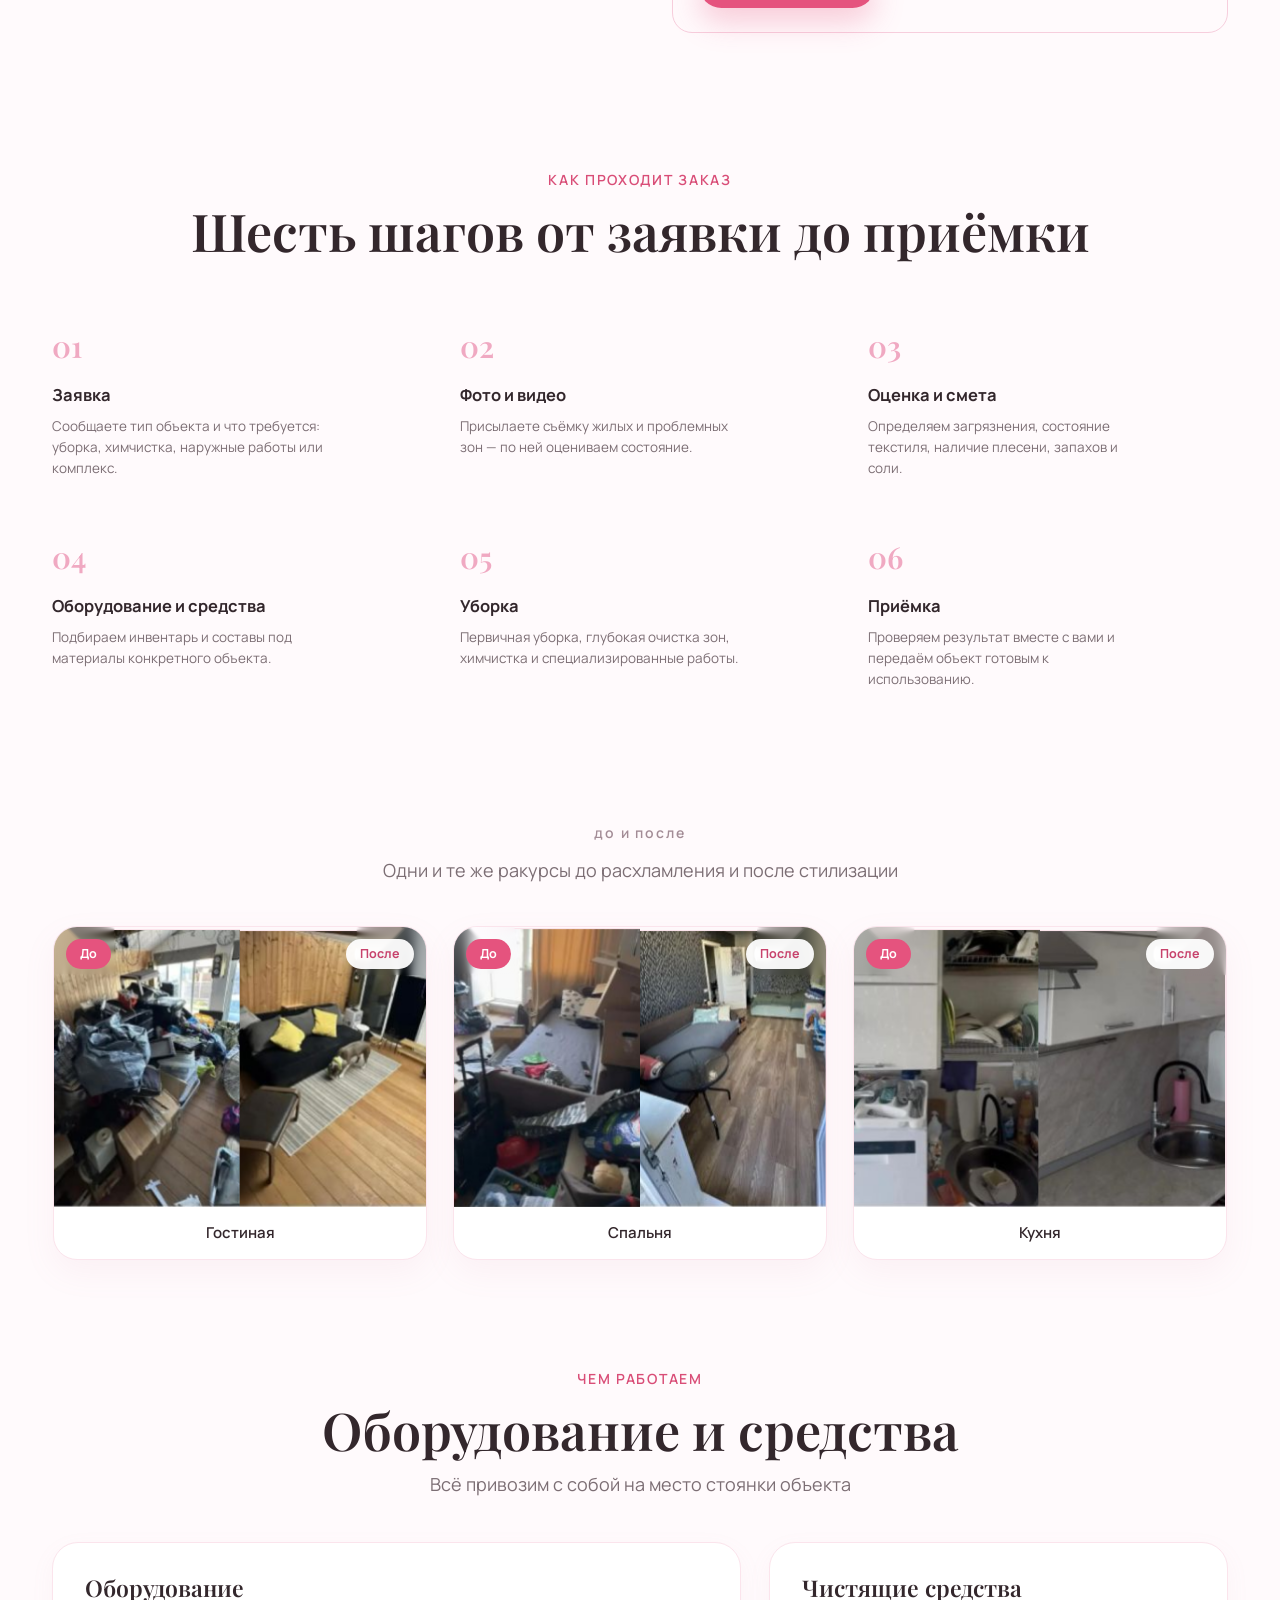
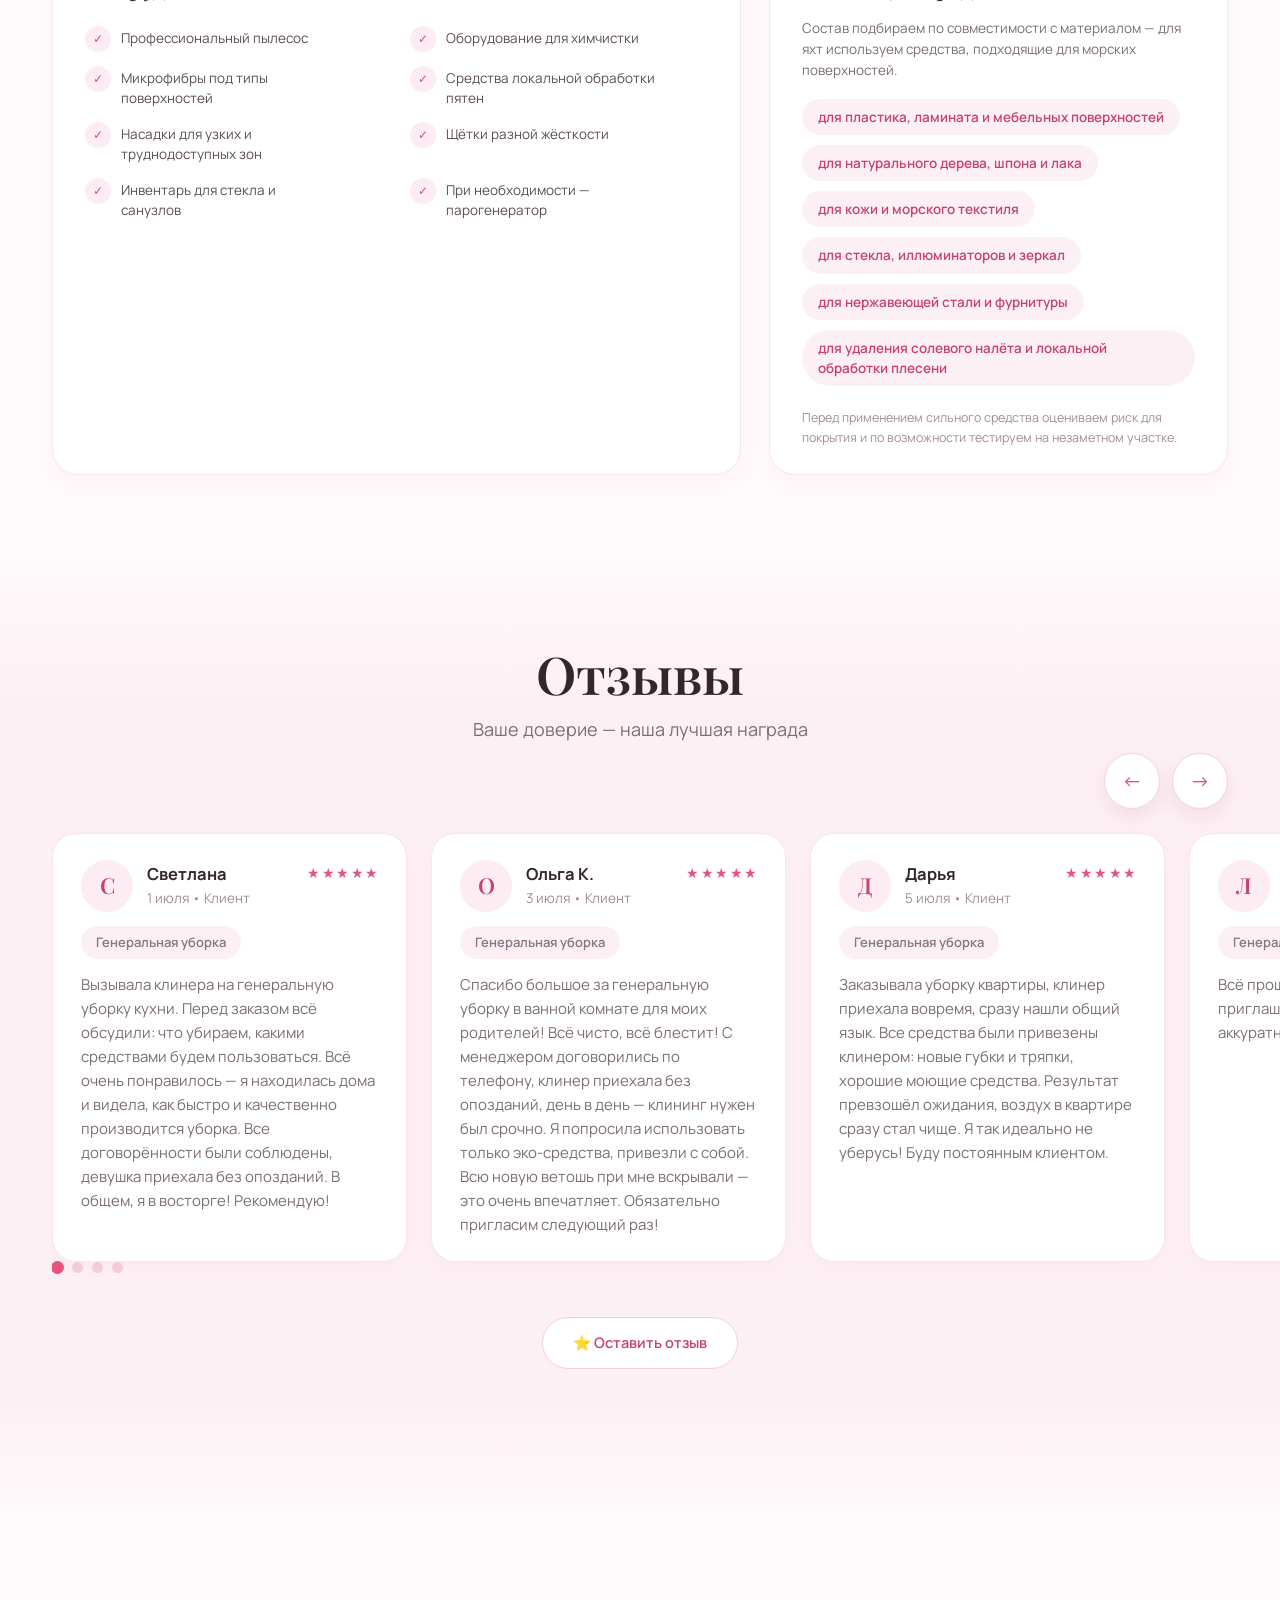
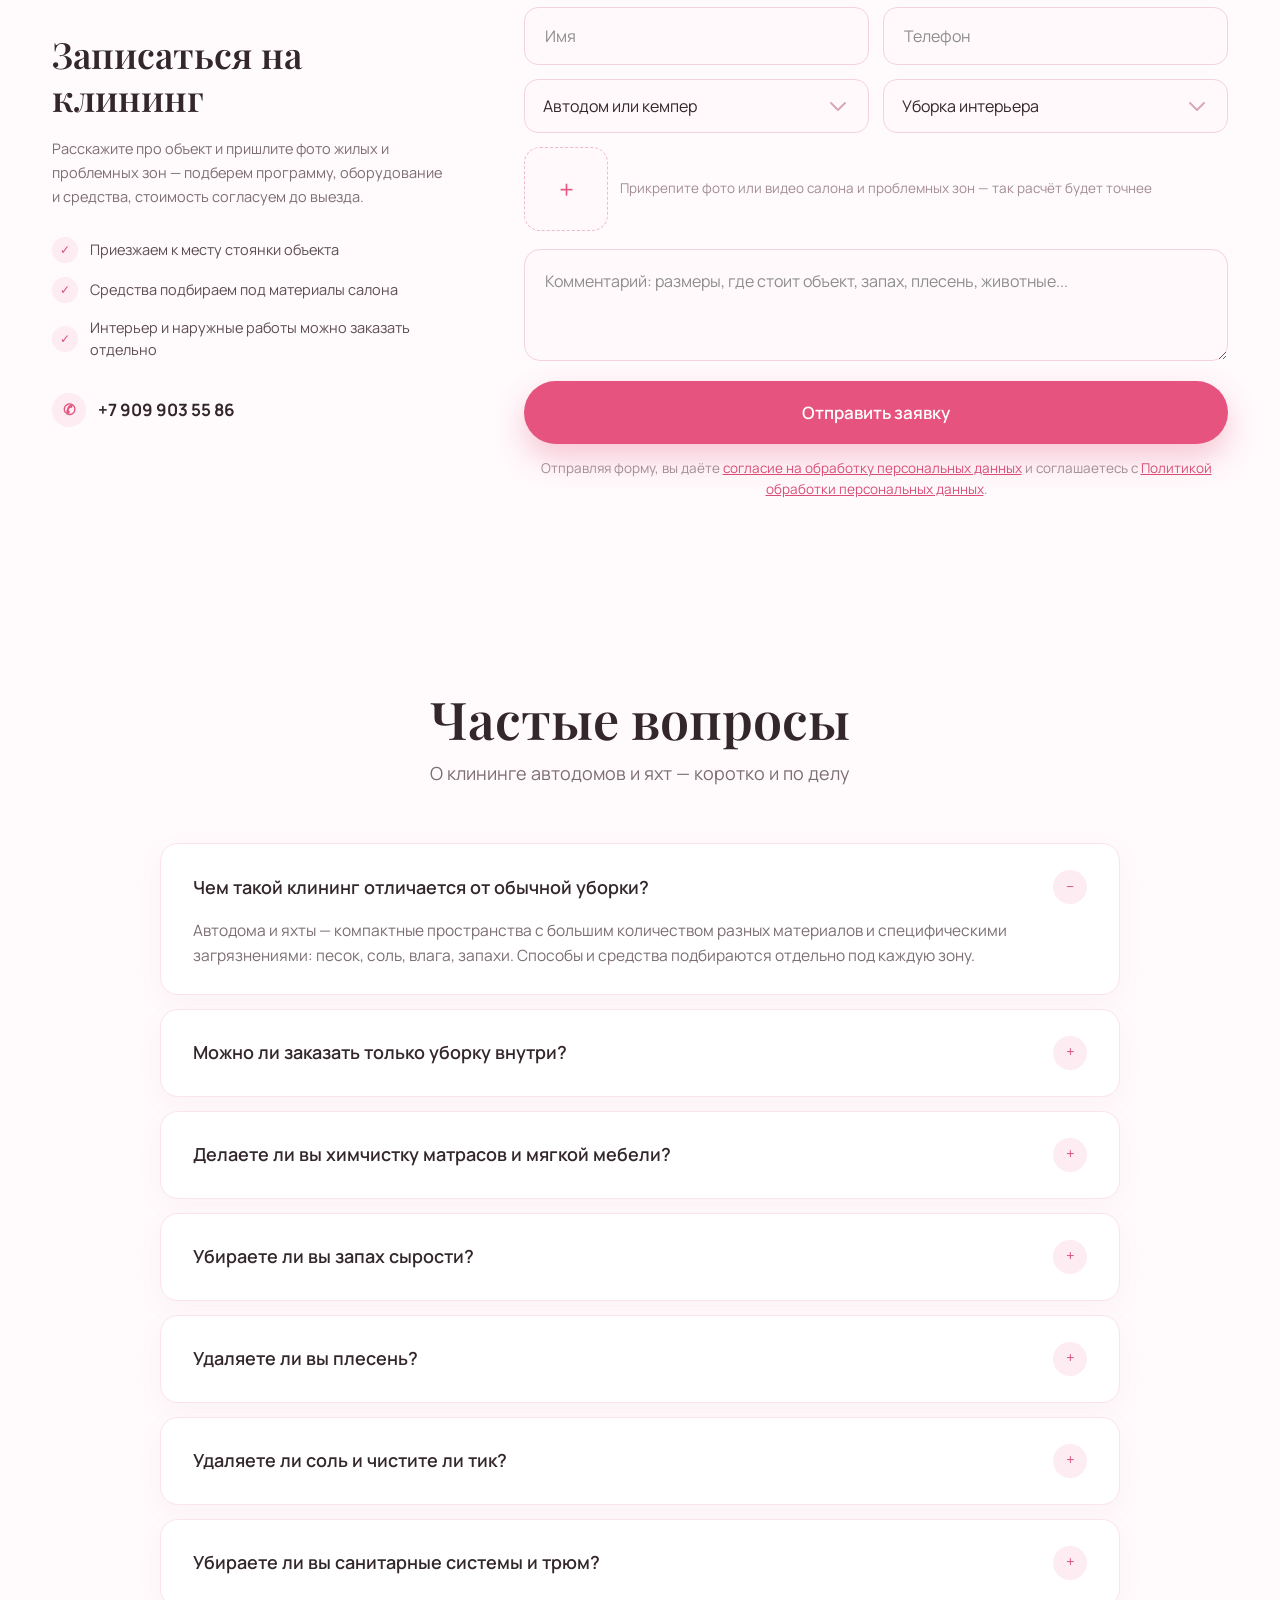
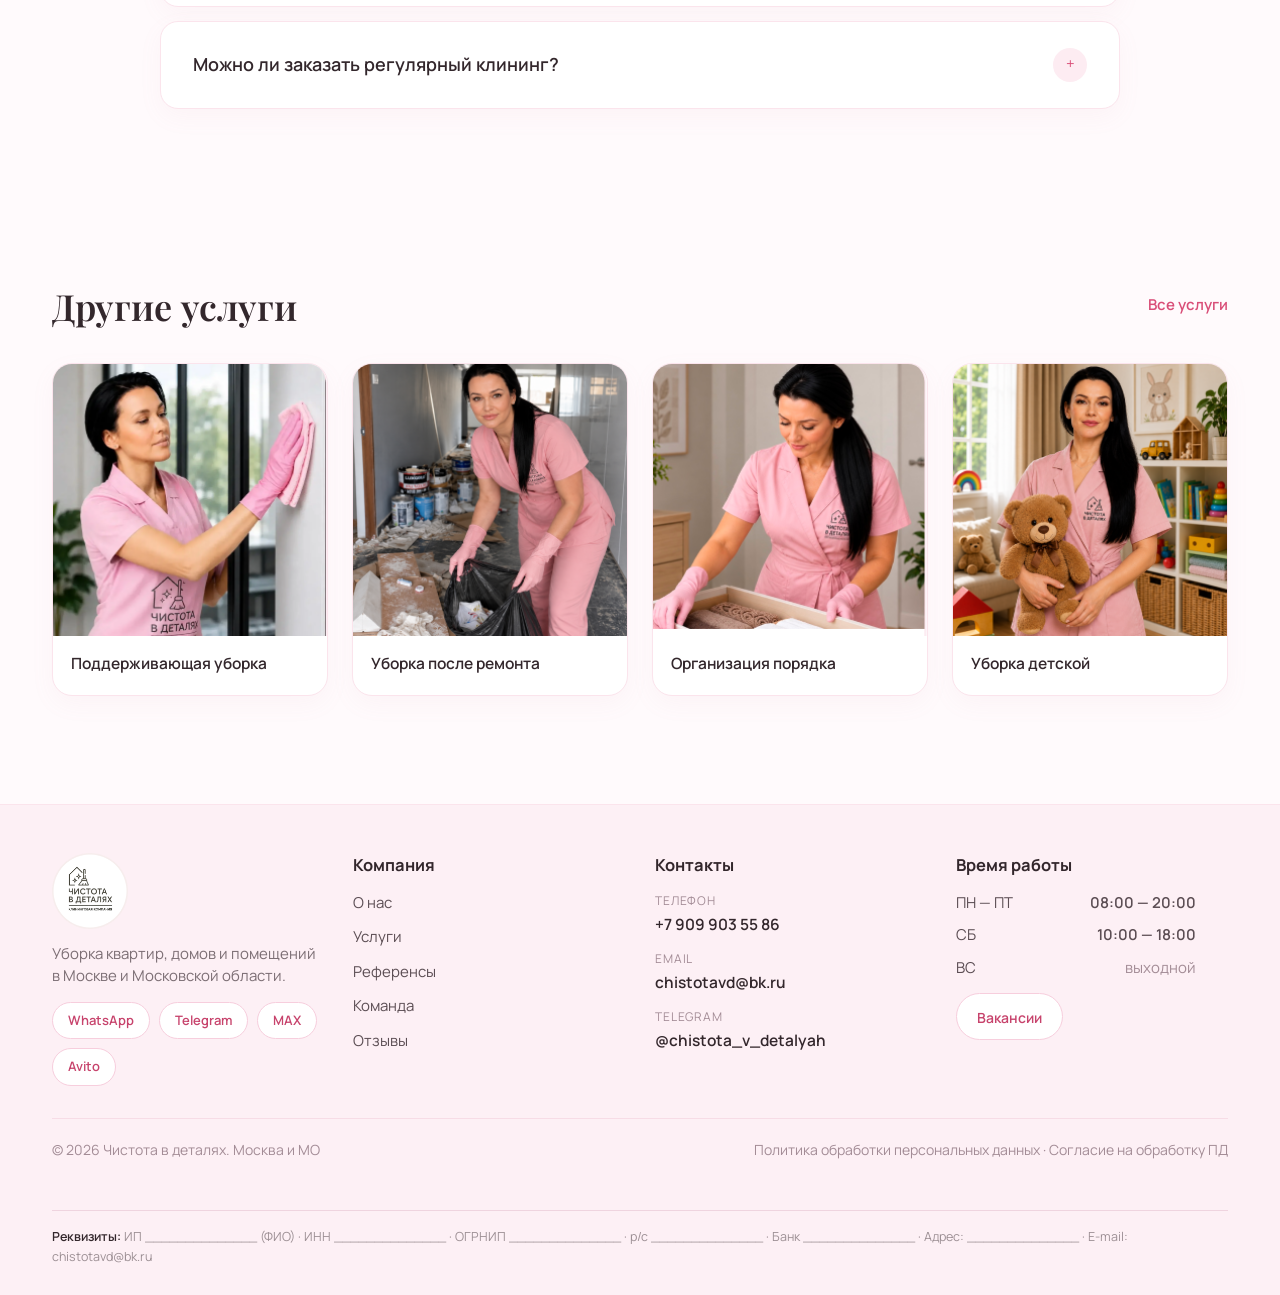
<file: avtodoma-i-yahty.html>
<!DOCTYPE html>
<html lang="ru">
<head>
<meta charset="UTF-8">
<meta name="viewport" content="width=device-width, initial-scale=1.0">
<title>Клининг автодомов и яхт — Клининговая компания «Чистота»</title>
<meta name="description" content="Клининг кемперов, автодомов и яхт: салон, камбуз, санузел, текстиль, палуба. Профессиональные средства для деликатных материалов.">
<meta property="og:type" content="website">
<meta property="og:title" content="Клининг автодомов и яхт — Чистота в деталях">
<meta property="og:description" content="Клининг кемперов, автодомов и яхт: салон, камбуз, санузел, текстиль, палуба. Профессиональные средства для деликатных материалов.">
<meta property="og:image" content="assets/ostalnye/p05_hero.png">
<meta property="og:locale" content="ru_RU">
<link rel="preconnect" href="https://fonts.googleapis.com">
<link rel="preconnect" href="https://fonts.gstatic.com" crossorigin>
<link href="https://fonts.googleapis.com/css2?family=Manrope:wght@400;500;600;700&family=Playfair+Display:wght@600&display=swap" rel="stylesheet">
<link rel="stylesheet" href="css/style.css">
<link rel="stylesheet" href="css/pages/p05.css">
<link rel="stylesheet" href="css/mobile.css">
<link rel="stylesheet" href="css/popup.css"><link rel="stylesheet" href="css/anim.css">
</head>
<body>
<div class="page">
  <div class="blob blob1"></div>
  <div class="blob blob2"></div>
  <div class="blob blob3"></div>

  <header class="header">
    <div class="container header-in">
      <a href="index.html" class="logo"><img src="assets/ostalnye/p1_8_892.png" alt="Чистота в деталях"></a>
      <nav class="nav">
        <a href="index.html#services">Услуги</a>
        <a href="index.html#refs">Референсы</a>
        <a href="index.html#team">Команда</a>
        <a href="#reviews">Отзывы</a>
        <a href="#footer">Контакты</a>
      </nav>
      <div class="header-right">
        <a href="tel:+79099035586" class="header-phone">
          <b>+7 909 903 55 86</b>
          <span>Ежедневно с 08:00</span>
        </a>
        <a href="#order" class="header-cta" aria-label="Рассчитать стоимость"><svg class="cta-icon" viewBox="0 0 24 24" fill="none" aria-hidden="true"><path d="M6.62 10.79c1.44 2.83 3.76 5.14 6.59 6.59l2.2-2.2c.27-.27.67-.36 1.02-.24 1.12.37 2.33.57 3.57.57.55 0 1 .45 1 1V20c0 .55-.45 1-1 1-9.39 0-17-7.61-17-17 0-.55.45-1 1-1h3.5c.55 0 1 .45 1 1 0 1.25.2 2.45.57 3.57.11.35.03.74-.25 1.02l-2.2 2.2z" fill="#fff"/></svg><span class="cta-text">Рассчитать</span></a>
      </div>
      <button class="burger" aria-label="Меню"><span></span><span></span><span></span></button>
    </div>
  </header>

  <main>
    <section class="hero5">
      <div class="container hero5-in">
        <div class="hero5-left">
          <nav class="crumbs"><a href="index.html">Главная</a><span> / </span><a href="index.html#services">Услуги</a><span> / </span><b>Автодома и яхты</b></nav>
          <span class="hero-badge">✦ УСЛУГА • МОСКВА И МО</span>
          <h1>Клининг автодомов<br>и яхт</h1>
          <div class="hero5-lead">
            <p>Профессиональная уборка жилых и технических пространств, которые требуют более деликатного подхода, чем квартира. В компактном закрытом объёме быстрее накапливаются пыль, песок, соль, влага, шерсть и запахи.</p>
            <p>Здесь рядом соседствуют дерево, тик, кожа, пластик, металл и морской текстиль — поэтому для каждой зоны подбираем отдельный способ очистки.</p>
          </div>
          <div class="hero5-tags">
            <span>Автодома</span><span>Кемперы</span><span>Караваны</span><span>Дома на колёсах</span><span>Катера</span><span>Моторные яхты</span><span>Парусные яхты</span><span>Другие жилые суда</span>
          </div>
          <div class="hero5-stats">
            <div class="hero5-stat"><span>Стоимость</span><b>от 8 000 ₽</b></div>
            <div class="hero5-stat"><span>Срок</span><b>индивидуально</b></div>
            <div class="hero5-stat"><span>Бригада</span><b>1—3 человека</b></div>
          </div>
          <div class="hero5-cta">
            <a href="#order" class="btn btn-pink">Рассчитать стоимость</a>
            <a href="#complex" class="btn btn-ghost">Подробный список работ</a>
          </div>
        </div>
        <div class="hero5-right">
          <div class="hero5-photo">
            <img loading="lazy" decoding="async" src="assets/ostalnye/p05_hero.png" alt="Средства для клининга автодомов и яхт">
          </div>
        </div>
      </div>
    </section>

    <section class="complex" id="complex">
      <div class="container complex-in">
        <div class="complex-left">
          <h2>В комплекс входит</h2>
          <p class="complex-sub">Базовый состав уборки — точный перечень собираем под конкретный объект.</p>
          <div class="complex-mini">
            <h3>Срок и бригада</h3>
            <p>Зависят от размера объекта и состояния.</p>
            <p>Время определяется по размерам, количеству спальных мест, объёму текстиля и дополнительным работам.</p>
            <p>Обычно 1—3 специалиста. Для крупных яхт и сильно загрязнённых объектов состав бригады считаем отдельно.</p>
          </div>
        </div>
        <ul class="check-grid">
          <li><span class="check-ic">✓</span>Полная уборка жилого пространства</li>
          <li><span class="check-ic">✓</span>Удаление пыли и пылесос мебели</li>
          <li><span class="check-ic">✓</span>Влажная уборка пола и поверхностей</li>
          <li><span class="check-ic">✓</span>Очистка кухни или камбуза</li>
          <li><span class="check-ic">✓</span>Глубокая уборка санузла</li>
          <li><span class="check-ic">✓</span>Спальные места и текстиль</li>
          <li><span class="check-ic">✓</span>Шкафы и системы хранения</li>
          <li><span class="check-ic">✓</span>Мытьё окон и зеркал</li>
          <li><span class="check-ic">✓</span>Химчистка мебели и матрасов</li>
          <li><span class="check-ic">✓</span>Устранение запахов и сбор шерсти</li>
          <li><span class="check-ic">✓</span>Работа со следами сырости</li>
          <li><span class="check-ic">✓</span>Очистка труднодоступных мест</li>
        </ul>
      </div>
    </section>

    <section class="programs">
      <div class="container">
        <div class="sec-head">
          <span class="kicker">Состав работ</span>
          <h2 class="sec-title">Две программы: автодом и яхта</h2>
          <p class="sec-sub">Задачи разные: в автодоме это дорожная пыль, песок и запахи в компактном объеме, на яхте — соль,<br>влажность и деликатные морские материалы.</p>
        </div>
        <article class="prog-card">
          <div class="prog-left">
            <h3>Автодом и кемпер</h3>
            <p class="prog-desc">Транспорт, спальня, кухня, гостиная и санузел в одном компактном объёме. Даже небольшое количество песка или шерсти становится заметным сразу.</p>
            <span class="prog-label">Основные загрязнения</span>
            <div class="prog-chips">
              <span>Дорожная пыль</span><span>Песок</span><span>Крошки и жир</span><span>Шерсть</span><span>Запах хранения</span><span>Конденсат</span>
            </div>
          </div>
          <div class="prog-right">
            <span class="prog-label">Что убираем по зонам</span>
            <div class="zone"><h4>Жилая зона</h4><p>Пыль со всех доступных поверхностей, столы, фасады, полки, ручки и выключатели, пылесос и мытьё пола, углы и ниши, внутренние окна и зеркала.</p></div>
            <div class="zone"><h4>Зона водителя</h4><p>Пылесос сидений и ковриков, приборная панель, пластик, дверные карты, подстаканники и стекло изнутри.</p></div>
            <div class="zone"><h4>Кухня</h4><p>Рабочая поверхность, мойка и смеситель, варочная панель, фасады, обеденный стол, холодильник снаружи, крошки и легкий жировой налёт.</p></div>
            <div class="zone"><h4>Санузел</h4><p>Раковина, смесители, туалет, душевая зона, влагостойкие стены, зеркало, шкафчики снаружи, лёгкий известковый налет и пол.</p></div>
            <div class="zone"><h4>Спальные места</h4><p>Пылесос матрасов, основание спального места, пространство под кроватью, прилегающие шкафчики, полки и светильники.</p></div>
            <div class="prog-extra">
              <span class="prog-extra-label">Дополнительно по запросу</span>
              <div class="prog-extra-list">
                <span>Химчистка матрасов и кресел</span>
                <span>Холодильник и духовка внутри</span>
                <span>Смена белья и стирка текстиля</span>
                <span>Уборка шкафов внутри</span>
                <span>Удаление сложного жира и налёта</span>
                <span>Организация хранения и расхламление</span>
              </div>
            </div>
          </div>
          <p class="prog-note">Работа с кассетным туалетом, баками сточных вод и другими санитарно-техническими системами согласовывается отдельно.</p>
        </article>
        <article class="prog-card">
          <div class="prog-left">
            <h3>Яхта и катер</h3>
            <p class="prog-desc">Постоянный контакт с водой, высокая влажность, соль и солнце. Материалы дороже и деликатнее, поэтому средства подбираются под морские поверхности.</p>
            <span class="prog-label">Основные загрязнения</span>
            <div class="prog-chips">
              <span>Солевой налёт</span><span>Влага и конденсат</span><span>Плесень</span><span>Пятна на текстиле</span><span>Разводы на стекле</span><span>Следы на металле</span>
            </div>
          </div>
          <div class="prog-right">
            <span class="prog-label">Что убираем по зонам</span>
            <div class="zone"><h4>Салон</h4><p>Пыль, столы и мебель, дерево подходящими средствами, стекло и зеркала, пылесос мягкой мебели и ковров, пол, двери и ручки.</p></div>
            <div class="zone"><h4>Каюты</h4><p>Пылесос пола и матрасов, доступные поверхности и мебель, прикроватные зоны, полки, шкафы снаружи и подготовка спального места.</p></div>
            <div class="zone"><h4>Камбуз</h4><p>Рабочие поверхности, мойка и смеситель, варочная поверхность, фасады, техника снаружи, пищевые загрязнения и пол.</p></div>
            <div class="zone"><h4>Гальюны</h4><p>Унитаз, раковина, смесители, душевая и стеклянные элементы, зеркала, шкафчики снаружи, известковый и солевой налёт.</p></div>
            <div class="zone"><h4>Палуба и тик</h4><p>Смывание поверхностной грязи, удаление соли, нескользящие покрытия, поручни и металл, кокпит и наружные зоны отдыха.</p></div>
            <div class="prog-extra">
              <span class="prog-extra-label">Дополнительно по запросу</span>
              <div class="prog-extra-list">
                <span>Химчистка диванов, ковров и матрасов</span>
                <span>Мягкая очистка тика</span>
                <span>Уборка шкафов внутри и смена белья</span>
                <span>Уход за кожей и деревом</span>
                <span>Полировка металла и иллюминаторов</span>
                <span>Локальная работа с плесенью и запахами</span>
              </div>
            </div>
          </div>
          <p class="prog-note">Глубокая очистка машинного отделения, работа с топливом, маслами и загрязнёнными водами согласовывается отдельно и может требовать профильного специалиста.</p>
        </article>
      </div>
    </section>

    <section class="materials">
      <div class="container materials-in">
        <div class="materials-left">
          <h2>Материал решает способ очистки</h2>
          <p>Универсальной агрессивной химией здесь работать нельзя: средство подбираем под конкретную поверхность и её состояние.</p>
        </div>
        <div class="mat-chips">
          <span>Тик</span><span>Натуральное дерево</span><span>Шпон и лак</span><span>Кожа</span><span>Морской текстиль</span><span>Нержавеющая сталь</span><span>Стекло</span><span>Пластик</span><span>Композит</span><span>Уплотнители</span>
        </div>
      </div>
    </section>

    <section class="tasks">
      <div class="container">
        <div class="sec-head">
          <span class="kicker">Специальные задачи</span>
          <h2 class="sec-title">Четыре задачи, которых нет в квартире</h2>
          <p class="sec-sub">Каждую согласовываем отдельно — состав работ зависит от материала и причины</p>
        </div>
        <div class="tasks-grid">
          <article class="task-card">
            <div class="task-head"><span class="task-num">1</span><h3>Соль и наружные поверхности</h3></div>
            <p class="task-text">Соль остаётся на стекле, металле, палубе, фурнитуре и наружной мебели. Задача — не смыть видимые следы, а удалить налёт способом, подходящим материалу.</p>
            <ul class="task-list">
              <li>Удаление солевого налёта</li>
              <li>Стекло и иллюминаторы без разводов</li>
              <li>Наружная мойка кузова автодома</li>
              <li>Нержавейка и поручни</li>
            </ul>
            <p class="task-note">Для кузова автодома нельзя использовать те же агрессивные составы, что для обычного автомобиля: способ подбирается под облицовку.</p>
          </article>
          <article class="task-card">
            <div class="task-head"><span class="task-num">2</span><h3>Плесень и сырость</h3></div>
            <p class="task-text">Между сезонами объект долго стоит закрытым: появляется конденсат, запах сырости и локальная плесень в углах, шкафах и на текстиле.</p>
            <ul class="task-list">
              <li>Очистка доступных участков</li>
              <li>Химчистка текстиля</li>
              <li>Обработка подходящих поверхностей</li>
              <li>Очистка уплотнителей и решёток</li>
            </ul>
            <p class="task-note">Если плесень появилась из-за протечки или повреждения конструкции, клининг не заменяет ремонт и устранение источника влаги.</p>
          </article>
          <article class="task-card">
            <div class="task-head"><span class="task-num">3</span><h3>Неприятные запахи</h3></div>
            <p class="task-text">Работаем с бытовыми запахами: сырость, еда, животные, табак, длительное хранение, санитарные зоны.</p>
            <ul class="task-list">
              <li>Очистка источника загрязнения</li>
              <li>Обработка санитарных зон</li>
              <li>Химчистка текстиля и матрасов</li>
              <li>Дополнительная нейтрализация</li>
            </ul>
            <p class="task-note">Мы не ограничиваемся ароматизатором. Если источник внутри конструкции или технической системы, может потребоваться замена детали.</p>
          </article>
          <article class="task-card">
            <div class="task-head"><span class="task-num">4</span><h3>Путешествия с животными</h3></div>
            <p class="task-text">Шерсть забивается в щели, обивку и ковровое покрытие, а органические загрязнения дают стойкий запах.</p>
            <ul class="task-list">
              <li>Усиленный сбор шерсти</li>
              <li>Химчистка матрасов</li>
              <li>Очистка мягкой мебели и ковров</li>
              <li>Обработка следов и зоны питомца</li>
            </ul>
            <p class="task-note">Средства подбираем безопасные для животных — расскажите заранее, кто путешествует с вами.</p>
          </article>
        </div>
      </div>
    </section>

    <section class="when">
      <div class="container">
        <div class="sec-head">
          <span class="kicker">Поводы</span>
          <h2 class="sec-title">Когда заказывают клининг</h2>
          <p class="sec-sub">Четыре типичных момента в жизни автодома и яхты</p>
        </div>
        <div class="when-grid">
          <article class="when-card">
            <h3>Перед сезоном</h3>
            <p>Объект долго стоял закрытым и его нужно вернуть в рабочее состояние.</p>
            <ul>
              <li>Накопившаяся пыль и шкафы</li>
              <li>Кухня и санузлы</li>
              <li>Запах хранения и следы сырости</li>
              <li>Окна и спальные места</li>
            </ul>
          </article>
          <article class="when-card">
            <h3>После поездки</h3>
            <p>Возвращение из путешествия: песок, грязь, шерсть и пятна.</p>
            <ul>
              <li>Сбор песка и мусора</li>
              <li>Очистка текстиля и кухни</li>
              <li>Холодильник и санузел</li>
              <li>Подготовка к простою</li>
            </ul>
          </article>
          <article class="when-card">
            <h3>К приезду гостей</h3>
            <p>Быстрая подготовка салона, кают и спальных мест.</p>
            <ul>
              <li>Уборка салона и кают</li>
              <li>Камбуз и санузлы</li>
              <li>Подготовка спальных мест</li>
              <li>Финальная проверка объекта</li>
            </ul>
          </article>
          <article class="when-card">
            <h3>К продаже или аренде</h3>
            <p>Комплексная подготовка перед фотографиями и показами.</p>
            <ul>
              <li>Глубокий клининг и химчистка</li>
              <li>Устранение запахов</li>
              <li>Расхламление и хранение</li>
              <li>Наружная мойка и съёмка</li>
            </ul>
          </article>
        </div>
      </div>
    </section>

    <section class="extra">
      <div class="container extra-in">
        <div class="extra-left">
          <h2>Дополнительные услуги</h2>
          <p>Можно добавить к основному клинингу по запросу.</p>
        </div>
        <ul class="extra-list">
          <li>Химчистка мебели, ковров и матрасов</li>
          <li>Устранение неприятных запахов</li>
          <li>Глубокая очистка кухни и холодильника</li>
          <li>Наружная мойка автодома</li>
          <li>Удаление солевого налёта и очистка металла</li>
          <li>Удаление шерсти и пятен</li>
          <li>Локальная обработка плесени</li>
          <li>Уборка шкафов внутри и организация хранения</li>
          <li>Очистка палубы и уход за тиком</li>
          <li>Очистка доступных трюмных зон по согласованию</li>
        </ul>
      </div>
    </section>

    <section class="excluded">
      <div class="container excluded-panel">
        <div class="excluded-left">
          <span class="kicker left">Важно знать</span>
          <h2>Что не входит в<br>клининг</h2>
          <p>Мы занимаемся очисткой, а не ремонтом и техническим обслуживанием. Для таких задач нужны профильные специалисты.</p>
          <p>Если запах или плесень вызваны протечкой, неисправной вентиляцией или повреждением конструкции — сначала устраняется техническая причина.</p>
        </div>
        <ul class="excluded-list">
          <li>Ремонт автодома или яхты</li>
          <li>Техническое обслуживание и ремонт двигателя</li>
          <li>Сантехнический и электрический ремонт</li>
          <li>Устранение протечек и демонтаж конструкций</li>
          <li>Обслуживание сточных систем и откачка вод</li>
          <li>Работа с топливом и маслами</li>
          <li>Ремонт древесины и тика</li>
          <li>Подводные и высотные работы</li>
        </ul>
      </div>
    </section>

    <section class="prep">
      <div class="container">
        <div class="sec-head">
          <span class="kicker">Подготовка</span>
          <h2 class="sec-title">Что сообщить заранее</h2>
          <p class="sec-sub">По этим шести пунктам мы подбираем оборудование, средства и состав бригады до выезда.</p>
        </div>
        <div class="prep-grid">
          <article class="prep-card">
            <span class="prep-num">1</span>
            <h3>Тип и размер объекта</h3>
            <p>Автодом, кемпер, катер или яхта; марка, длина или примерные размеры.</p>
          </article>
          <article class="prep-card">
            <span class="prep-num">2</span>
            <h3>Жилые зоны и текстиль</h3>
            <p>Количество спальных мест, наличие кухни, санузла, ковров и обивки.</p>
          </article>
          <article class="prep-card">
            <span class="prep-num">3</span>
            <h3>Интерьер или всё</h3>
            <p>Нужна только уборка внутри или также наружные работы и палуба.</p>
          </article>
          <article class="prep-card">
            <span class="prep-num">4</span>
            <h3>Сырость и запах</h3>
            <p>Есть ли запах сырости, следы плесени, сколько объект не использовался.</p>
          </article>
          <article class="prep-card">
            <span class="prep-num">5</span>
            <h3>Животные</h3>
            <p>Путешествуете ли с питомцем — это меняет состав работ и средства.</p>
          </article>
          <article class="prep-card">
            <span class="prep-num">6</span>
            <h3>Место и доступ</h3>
            <p>Где стоит объект, в воде или на берегу, есть ли доступ к воде и электричеству.</p>
          </article>
        </div>
      </div>
    </section>

    <section class="fit">
      <div class="container">
        <div class="sec-head">
          <span class="kicker">Подбор услуги</span>
          <h2 class="sec-title">Кому подходит услуга</h2>
          <p class="sec-sub">И когда состав работ лучше определить на осмотре</p>
        </div>
        <div class="fit-cols">
          <div class="fit-col">
            <h3>Кому подходит</h3>
            <ol>
              <li>Владельцам автодомов, кемперов, караванов, катеров и яхт.</li>
              <li>Тем, кто готовится к поездке или только вернулся из путешествия.</li>
              <li>Тем, кто открывает сезон или готовит объект к зимнему хранению.</li>
              <li>Тем, кто готовит автодом или яхту к продаже, аренде или приезду гостей.</li>
              <li>Тем, кто путешествует с животными или хочет убрать запах сырости.</li>
            </ol>
          </div>
          <div class="fit-col">
            <h3>Нужен отдельный расчёт</h3>
            <ul>
              <li>Если нужен ремонт, а не очистка загрязнений.</li>
              <li>Если плесень поразила конструкцию, а не поверхность.</li>
              <li>Если требуется обслуживание сточных или топливных систем.</li>
              <li>Если нужна очистка подводной части корпуса или высотные работы.</li>
            </ul>
            <div class="fit-box">
              <h4>Не уверены в объёме?</h4>
              <p>Пришлите фото или короткое видео жилых и проблемных зон — оценим состояние и предложим программу до выезда.</p>
              <a href="#order" class="btn btn-pink">Отправить фото →</a>
            </div>
          </div>
        </div>
      </div>
    </section>

    <section class="steps">
      <div class="container">
        <div class="sec-head">
          <span class="kicker">Как проходит заказ</span>
          <h2 class="sec-title">Шесть шагов от заявки до приёмки</h2>
        </div>
        <div class="steps-grid">
          <div class="step"><span class="step-num">01</span><h3>Заявка</h3><p>Сообщаете тип объекта и что требуется: уборка, химчистка, наружные работы или комплекс.</p></div>
          <div class="step"><span class="step-num">02</span><h3>Фото и видео</h3><p>Присылаете съёмку жилых и проблемных зон — по ней оцениваем состояние.</p></div>
          <div class="step"><span class="step-num">03</span><h3>Оценка и смета</h3><p>Определяем загрязнения, состояние текстиля, наличие плесени, запахов и соли.</p></div>
          <div class="step"><span class="step-num">04</span><h3>Оборудование и средства</h3><p>Подбираем инвентарь и составы под материалы конкретного объекта.</p></div>
          <div class="step"><span class="step-num">05</span><h3>Уборка</h3><p>Первичная уборка, глубокая очистка зон, химчистка и специализированные работы.</p></div>
          <div class="step"><span class="step-num">06</span><h3>Приёмка</h3><p>Проверяем результат вместе с вами и передаём объект готовым к использованию.</p></div>
        </div>
      </div>
    </section>

    <section class="doposle">
      <div class="container">
        <div class="sec-head">
          <span class="kicker soft">до и после</span>
          <p class="sec-sub">Одни и те же ракурсы до расхламления и после стилизации</p>
        </div>
        <div class="doposle-row">
          <figure class="dp-card">
            <div class="dp-pics">
              <img loading="lazy" decoding="async" src="assets/raboty/p05_work1.png" alt="Гостиная до">
              <img loading="lazy" decoding="async" src="assets/raboty/p05_work2.png" alt="Гостиная после">
              <span class="ref-tag do">До</span><span class="ref-tag posle">После</span>
            </div>
            <figcaption>Гостиная</figcaption>
          </figure>
          <figure class="dp-card">
            <div class="dp-pics">
              <img loading="lazy" decoding="async" src="assets/raboty/p05_work3.png" alt="Спальня до">
              <img loading="lazy" decoding="async" src="assets/raboty/p05_work4.png" alt="Спальня после">
              <span class="ref-tag do">До</span><span class="ref-tag posle">После</span>
            </div>
            <figcaption>Спальня</figcaption>
          </figure>
          <figure class="dp-card">
            <div class="dp-pics">
              <img loading="lazy" decoding="async" src="assets/raboty/p05_work5.png" alt="Кухня до">
              <img loading="lazy" decoding="async" src="assets/raboty/p05_work6.png" alt="Кухня после">
              <span class="ref-tag do">До</span><span class="ref-tag posle">После</span>
            </div>
            <figcaption>Кухня</figcaption>
          </figure>
        </div>
      </div>
    </section>

    <section class="works">
      <div class="container">
        <div class="sec-head">
          <span class="kicker">Чем работаем</span>
          <h2 class="sec-title">Оборудование и средства</h2>
          <p class="sec-sub">Всё привозим с собой на место стоянки объекта</p>
        </div>
        <div class="works-row">
          <article class="work-card">
            <h3>Оборудование</h3>
            <ul class="work-list">
              <li><span class="check-ic">✓</span>Профессиональный пылесос</li>
              <li><span class="check-ic">✓</span>Оборудование для химчистки</li>
              <li><span class="check-ic">✓</span>Микрофибры под типы поверхностей</li>
              <li><span class="check-ic">✓</span>Средства локальной обработки пятен</li>
              <li><span class="check-ic">✓</span>Насадки для узких и труднодоступных зон</li>
              <li><span class="check-ic">✓</span>Щётки разной жёсткости</li>
              <li><span class="check-ic">✓</span>Инвентарь для стекла и санузлов</li>
              <li><span class="check-ic">✓</span>При необходимости — парогенератор</li>
            </ul>
          </article>
          <article class="work-card">
            <h3>Чистящие средства</h3>
            <p class="work-sub">Состав подбираем по совместимости с материалом — для яхт используем средства, подходящие для морских поверхностей.</p>
            <div class="work-chips">
              <span>для пластика, ламината и мебельных поверхностей</span>
              <span>для натурального дерева, шпона и лака</span>
              <span>для кожи и морского текстиля</span>
              <span>для стекла, иллюминаторов и зеркал</span>
              <span>для нержавеющей стали и фурнитуры</span>
              <span>для удаления солевого налёта и локальной обработки плесени</span>
            </div>
            <p class="work-note">Перед применением сильного средства оцениваем риск для покрытия и по возможности тестируем на незаметном участке.</p>
          </article>
        </div>
      </div>
    </section>

    <section class="reviews" id="reviews">
      <div class="container reviews-in">
        <div class="rev-head">
          <div class="sec-head">
            <h2 class="sec-title">Отзывы</h2>
            <p class="sec-sub">Ваше доверие — наша лучшая награда</p>
          </div>
        </div>
        <div class="rev-track-wrap">
          <div class="rev-track" data-rev-track>
            <article class="rev-card">
              <div class="rev-top">
                <div class="rev-ava">С</div>
                <div class="rev-name"><b>Светлана</b><span>1 июля • Клиент</span></div>
                <span class="rev-stars">★★★★★</span>
              </div>
              <span class="rev-badge">Генеральная уборка</span>
              <p class="rev-text">Вызывала клинера на генеральную уборку кухни. Перед заказом всё обсудили: что убираем, какими средствами будем пользоваться. Всё очень понравилось — я находилась дома и видела, как быстро и качественно производится уборка. Все договорённости были соблюдены, девушка приехала без опозданий. В общем, я в восторге! Рекомендую!</p>
            </article>
            <article class="rev-card">
              <div class="rev-top">
                <div class="rev-ava">О</div>
                <div class="rev-name"><b>Ольга К.</b><span>3 июля • Клиент</span></div>
                <span class="rev-stars">★★★★★</span>
              </div>
              <span class="rev-badge">Генеральная уборка</span>
              <p class="rev-text">Спасибо большое за генеральную уборку в ванной комнате для моих родителей! Всё чисто, всё блестит! С менеджером договорились по телефону, клинер приехала без опозданий, день в день — клининг нужен был срочно. Я попросила использовать только эко-средства, привезли с собой. Всю новую ветошь при мне вскрывали — это очень впечатляет. Обязательно пригласим следующий раз!</p>
            </article>
            <article class="rev-card">
              <div class="rev-top">
                <div class="rev-ava">Д</div>
                <div class="rev-name"><b>Дарья</b><span>5 июля • Клиент</span></div>
                <span class="rev-stars">★★★★★</span>
              </div>
              <span class="rev-badge">Генеральная уборка</span>
              <p class="rev-text">Заказывала уборку квартиры, клинер приехала вовремя, сразу нашли общий язык. Все средства были привезены клинером: новые губки и тряпки, хорошие моющие средства. Результат превзошёл ожидания, воздух в квартире сразу стал чище. Я так идеально не уберусь! Буду постоянным клиентом.</p>
            </article>
            <article class="rev-card">
              <div class="rev-top">
                <div class="rev-ava">Л</div>
                <div class="rev-name"><b>Лариса Зорина</b><span>7 июля • Клиент</span></div>
                <span class="rev-stars">★★★★★</span>
              </div>
              <span class="rev-badge">Генеральная уборка</span>
              <p class="rev-text">Всё прошло замечательно, девушку приглашаю не первый раз! Быстро, аккуратно, конструктивно. Спасибо!</p>
            </article>
          </div>
        </div>
        <div class="revs-bottom">
          <a href="#" class="btn btn-ghost">⭐ Оставить отзыв</a>
        </div>
      </div>
    </section>

    <section class="order" id="order">
      <div class="container order5-in">
        <div class="order5-info">
          <h2>Записаться на клининг</h2>
          <p class="order5-sub">Расскажите про объект и пришлите фото жилых и проблемных зон — подберем программу, оборудование и средства, стоимость согласуем до выезда.</p>
          <ul class="order5-feats">
            <li><span class="check-ic">✓</span>Приезжаем к месту стоянки объекта</li>
            <li><span class="check-ic">✓</span>Средства подбираем под материалы салона</li>
            <li><span class="check-ic">✓</span>Интерьер и наружные работы можно заказать отдельно</li>
          </ul>
          <a href="tel:+79099035586" class="order5-phone"><span class="check-ic">✆</span>+7 909 903 55 86</a>
        </div>
        <div class="order5-form">
          <div class="order5-row">
            <input class="inp" type="text" placeholder="Имя">
            <input class="inp" type="text" placeholder="Телефон">
          </div>
          <div class="order5-row">
            <div class="select"><span>Автодом или кемпер</span><svg width="24" height="24" viewBox="0 0 24 24" fill="none"><path d="M5 9l7 7 7-7" stroke="#D7A8B9" stroke-width="2" stroke-linecap="round" stroke-linejoin="round"/></svg></div>
            <div class="select"><span>Уборка интерьера</span><svg width="24" height="24" viewBox="0 0 24 24" fill="none"><path d="M5 9l7 7 7-7" stroke="#D7A8B9" stroke-width="2" stroke-linecap="round" stroke-linejoin="round"/></svg></div>
          </div>
          <div class="field">
            <div class="photo-row">
              <button class="photo-add">+</button>
              <span class="photo-hint">Прикрепите фото или видео салона и проблемных зон — так расчёт будет точнее</span>
            </div>
          </div>
          <textarea class="textarea" placeholder="Комментарий: размеры, где стоит объект, запах, плесень, животные..."></textarea>
          <button class="order-send">Отправить заявку</button>
          <p class="order-note">Нажимая кнопку, вы соглашаетесь с политикой обработки персональных данных</p>
        </div>
      </div>
    </section>

    <section class="faq">
      <div class="container faq-in">
        <div class="sec-head">
          <h2 class="sec-title">Частые вопросы</h2>
          <p class="sec-sub">О клининге автодомов и яхт — коротко и по делу</p>
        </div>
        <div class="faq-list">
          <div class="faq-item open">
            <div class="faq-q"><h3>Чем такой клининг отличается от обычной уборки?</h3><span class="faq-tog">−</span></div>
            <div class="faq-a">Автодома и яхты — компактные пространства с большим количеством разных материалов и специфическими загрязнениями: песок, соль, влага, запахи. Способы и средства подбираются отдельно под каждую зону.</div>
          </div>
          <div class="faq-item">
            <div class="faq-q"><h3>Можно ли заказать только уборку внутри?</h3><span class="faq-tog">+</span></div>
            <div class="faq-a">Да, можно заказать только интерьер: салон, каюты, камбуз и санузел. Наружные работы и палуба добавляются по запросу.</div>
          </div>
          <div class="faq-item">
            <div class="faq-q"><h3>Делаете ли вы химчистку матрасов и мягкой мебели?</h3><span class="faq-tog">+</span></div>
            <div class="faq-a">Да, химчистка матрасов, диванов, кресел и ковров входит в состав работ или заказывается отдельно.</div>
          </div>
          <div class="faq-item">
            <div class="faq-q"><h3>Убираете ли вы запах сырости?</h3><span class="faq-tog">+</span></div>
            <div class="faq-a">Да, находим источник, обрабатываем поверхности и применяем нейтрализацию. Если причина в протечке, сначала нужен ремонт.</div>
          </div>
          <div class="faq-item">
            <div class="faq-q"><h3>Удаляете ли вы плесень?</h3><span class="faq-tog">+</span></div>
            <div class="faq-a">Да, локальную плесень на поверхностях и текстиле. Если поражена конструкция, нужен профильный специалист.</div>
          </div>
          <div class="faq-item">
            <div class="faq-q"><h3>Удаляете ли соль и чистите ли тик?</h3><span class="faq-tog">+</span></div>
            <div class="faq-a">Да, удаляем солевой налёт и очищаем тик составами, безопасными для дерева и лака.</div>
          </div>
          <div class="faq-item">
            <div class="faq-q"><h3>Убираете ли вы санитарные системы и трюм?</h3><span class="faq-tog">+</span></div>
            <div class="faq-a">Работа с кассетным туалетом и сточными баками согласовывается отдельно. Доступные трюмные зоны чистим по согласованию.</div>
          </div>
          <div class="faq-item">
            <div class="faq-q"><h3>Можно ли заказать регулярный клининг?</h3><span class="faq-tog">+</span></div>
            <div class="faq-a">Да, составим график под ваши поездки — перед сезоном, после путешествий или по расписанию.</div>
          </div>
        </div>
      </div>
    </section>

    <section class="others">
      <div class="container">
        <div class="others-head">
          <h2>Другие услуги</h2>
          <a href="index.html#services" class="others-all">Все услуги</a>
        </div>
        <div class="others-grid">
          <a href="podderzhivayushchaya.html" class="other-card">
            <img loading="lazy" decoding="async" src="assets/ostalnye/p05_more1.png" alt="Поддерживающая уборка">
            <h3>Поддерживающая уборка</h3>
          </a>
          <a href="posle-remonta.html" class="other-card">
            <img loading="lazy" decoding="async" src="assets/ostalnye/p05_more2.png" alt="Уборка после ремонта">
            <h3>Уборка после ремонта</h3>
          </a>
          <a href="organizaciya-hraneniya.html" class="other-card">
            <img loading="lazy" decoding="async" src="assets/ostalnye/p05_more3.png" alt="Организация порядка">
            <h3>Организация порядка</h3>
          </a>
          <a href="uborka-detskoy.html" class="other-card">
            <img loading="lazy" decoding="async" src="assets/ostalnye/p05_more4.png" alt="Уборка детской">
            <h3>Уборка детской</h3>
          </a>
        </div>
      </div>
    </section>
  </main>

  <footer class="footer" id="footer">
    <div class="container footer-in">
      <div class="footer-cols">
        <div class="footer-col">
          <div class="footer-logo"><img loading="lazy" decoding="async" src="assets/ostalnye/p1_8_892.png" alt="Чистота в деталях"></div>
          <p class="footer-desc">Уборка квартир, домов и помещений в Москве и Московской области.</p>
          <div class="socials">
            <a href="#" class="soc">WhatsApp</a>
            <a href="#" class="soc">Telegram</a>
            <a href="#" class="soc">MAX</a>
            <a href="#" class="soc">Avito</a>
          </div>
        </div>
        <div class="footer-col">
          <h4>Компания</h4>
          <div class="footer-links">
            <a href="index.html#about">О нас</a>
            <a href="index.html#services">Услуги</a>
            <a href="index.html#refs">Референсы</a>
            <a href="index.html#team">Команда</a>
            <a href="#reviews">Отзывы</a>
          </div>
        </div>
        <div class="footer-col">
          <h4>Контакты</h4>
          <div class="contact"><span>ТЕЛЕФОН</span><b>+7 909 903 55 86</b></div>
          <div class="contact"><span>EMAIL</span><b>chistotavd@bk.ru</b></div>
          <div class="contact"><span>TELEGRAM</span><b>@chistota_v_detalyah</b></div>
        </div>
        <div class="footer-col">
          <h4>Время работы</h4>
          <div class="hours">
            <div class="hours-row"><span>ПН — ПТ</span><b>08:00 — 20:00</b></div>
            <div class="hours-row"><span>СБ</span><b>10:00 — 18:00</b></div>
            <div class="hours-row"><span>ВС</span><span class="off">выходной</span></div>
          </div>
          <a href="#" class="wa-btn">Вакансии</a>
        </div>
      </div>
      <div class="footer-bottom">
        <span>© 2026 Чистота в деталях. Москва и МО</span>
        <span class="foot-docs"><a href="politika.html">Политика обработки персональных данных</a> · <a href="soglasie.html">Согласие на обработку ПД</a></span>
      </div>
    <div class="requisites"><b>Реквизиты:</b> ИП ______________ (ФИО) · ИНН ______________ · ОГРНИП ______________ · р/с ______________ · Банк ______________ · Адрес: ______________ · E-mail: chistotavd@bk.ru</div>
    </div>
  </footer>
</div>
<script src="js/main.js"></script>
<script src="js/mobile-fix.js"></script>
<script src="js/popup.js"></script><script src="js/anim.js"></script>
</body>
</html>
</file>
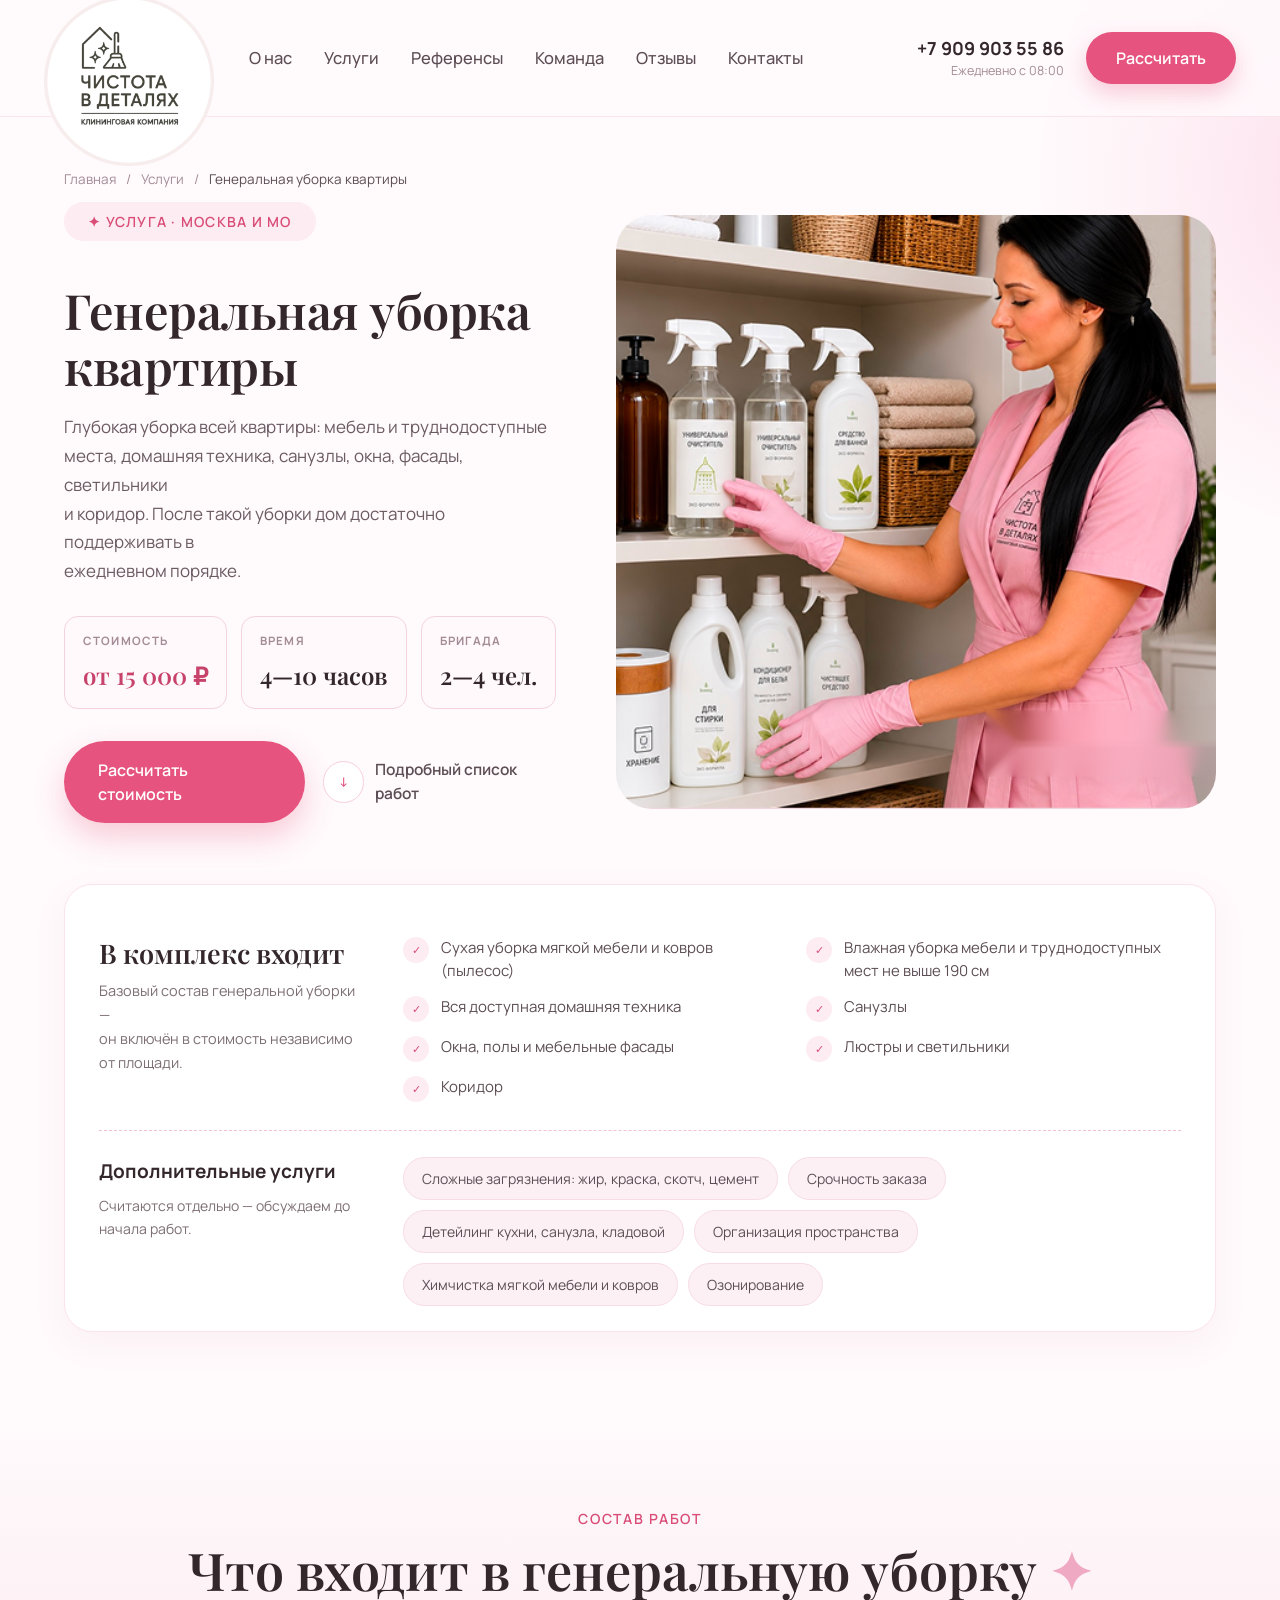
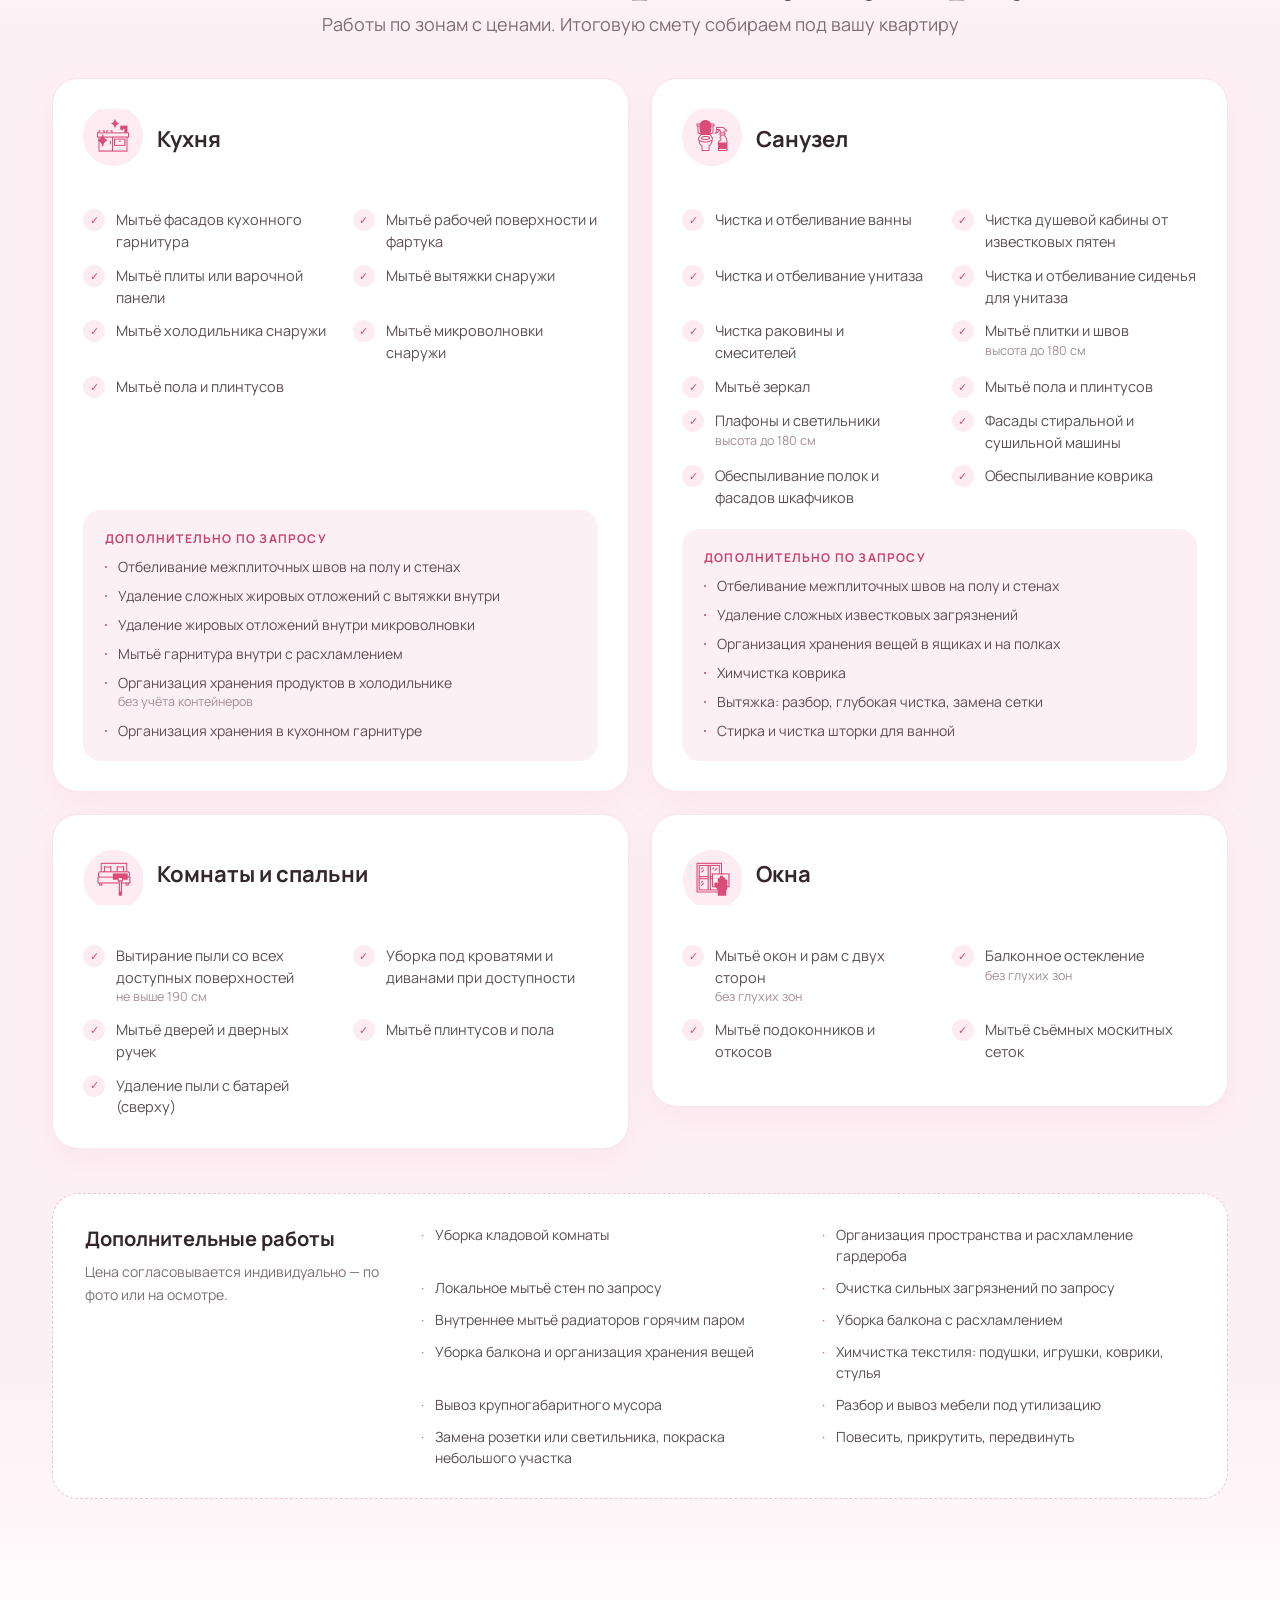
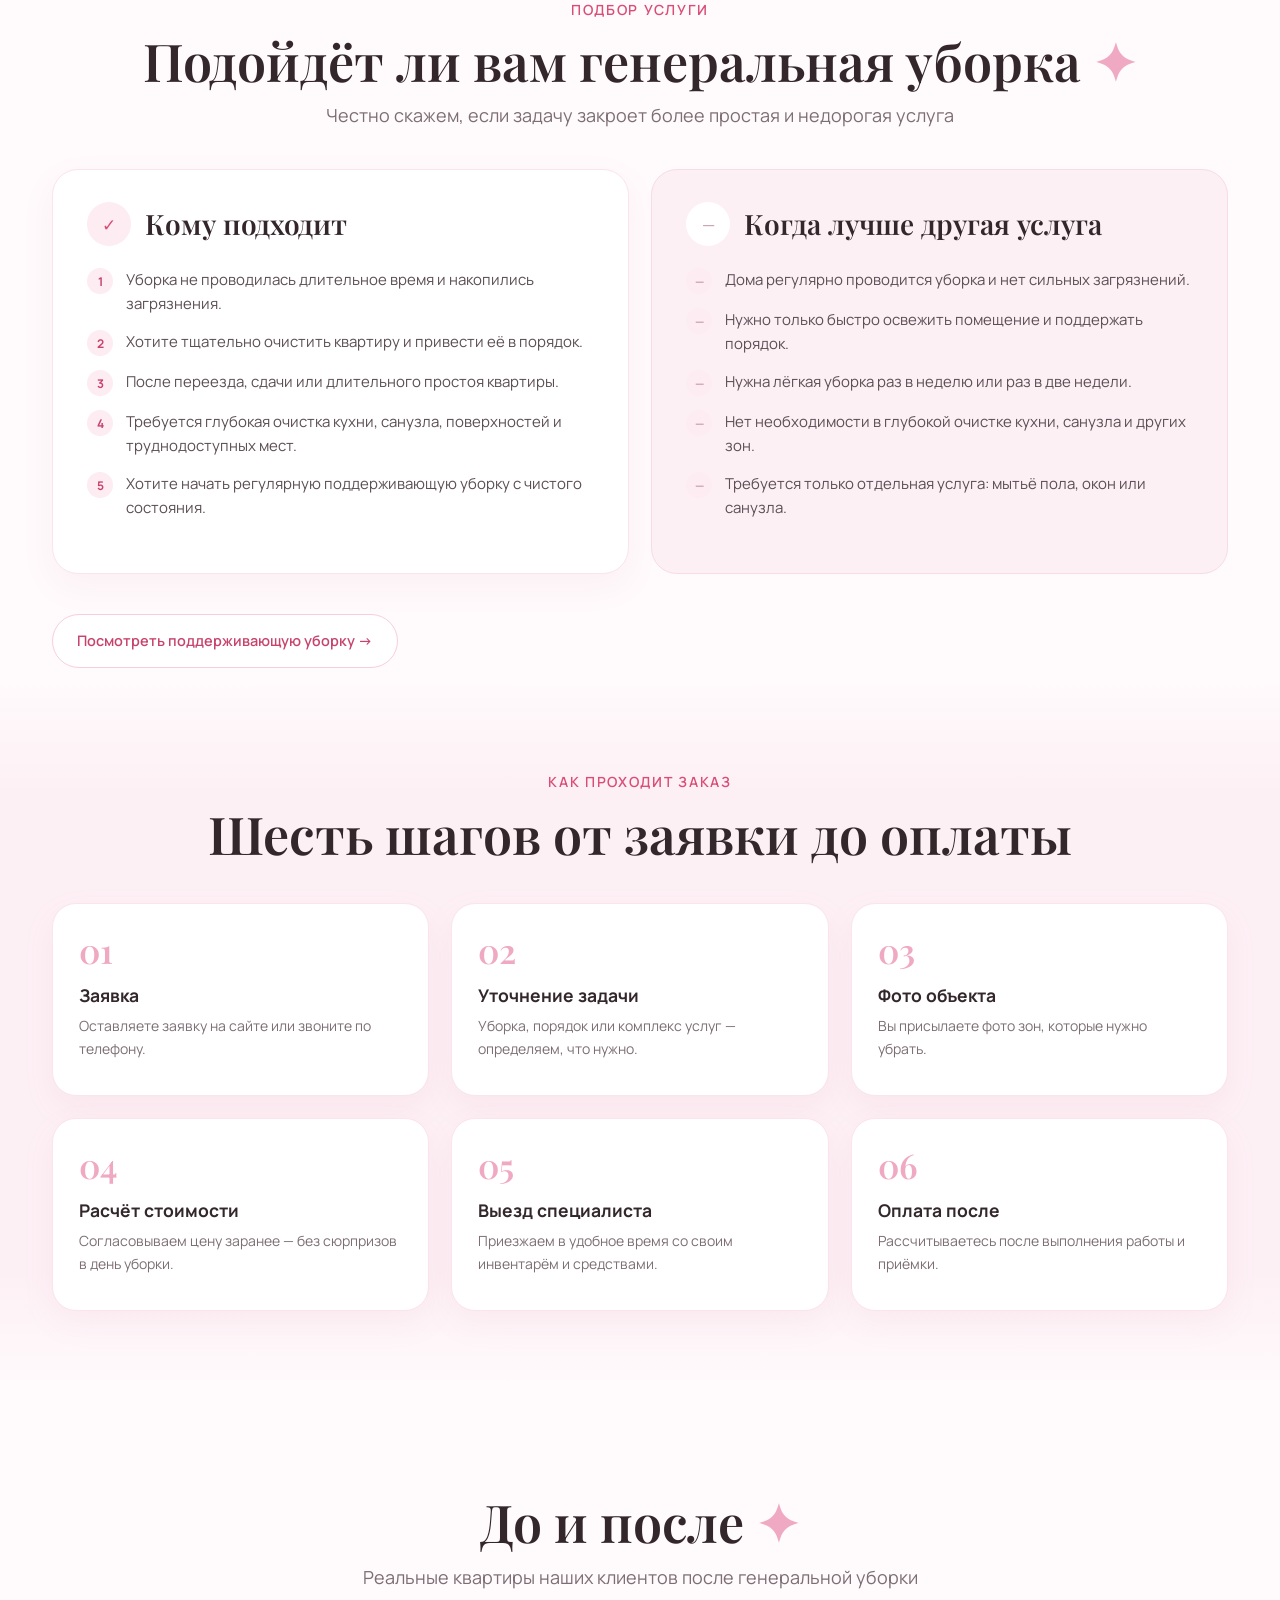
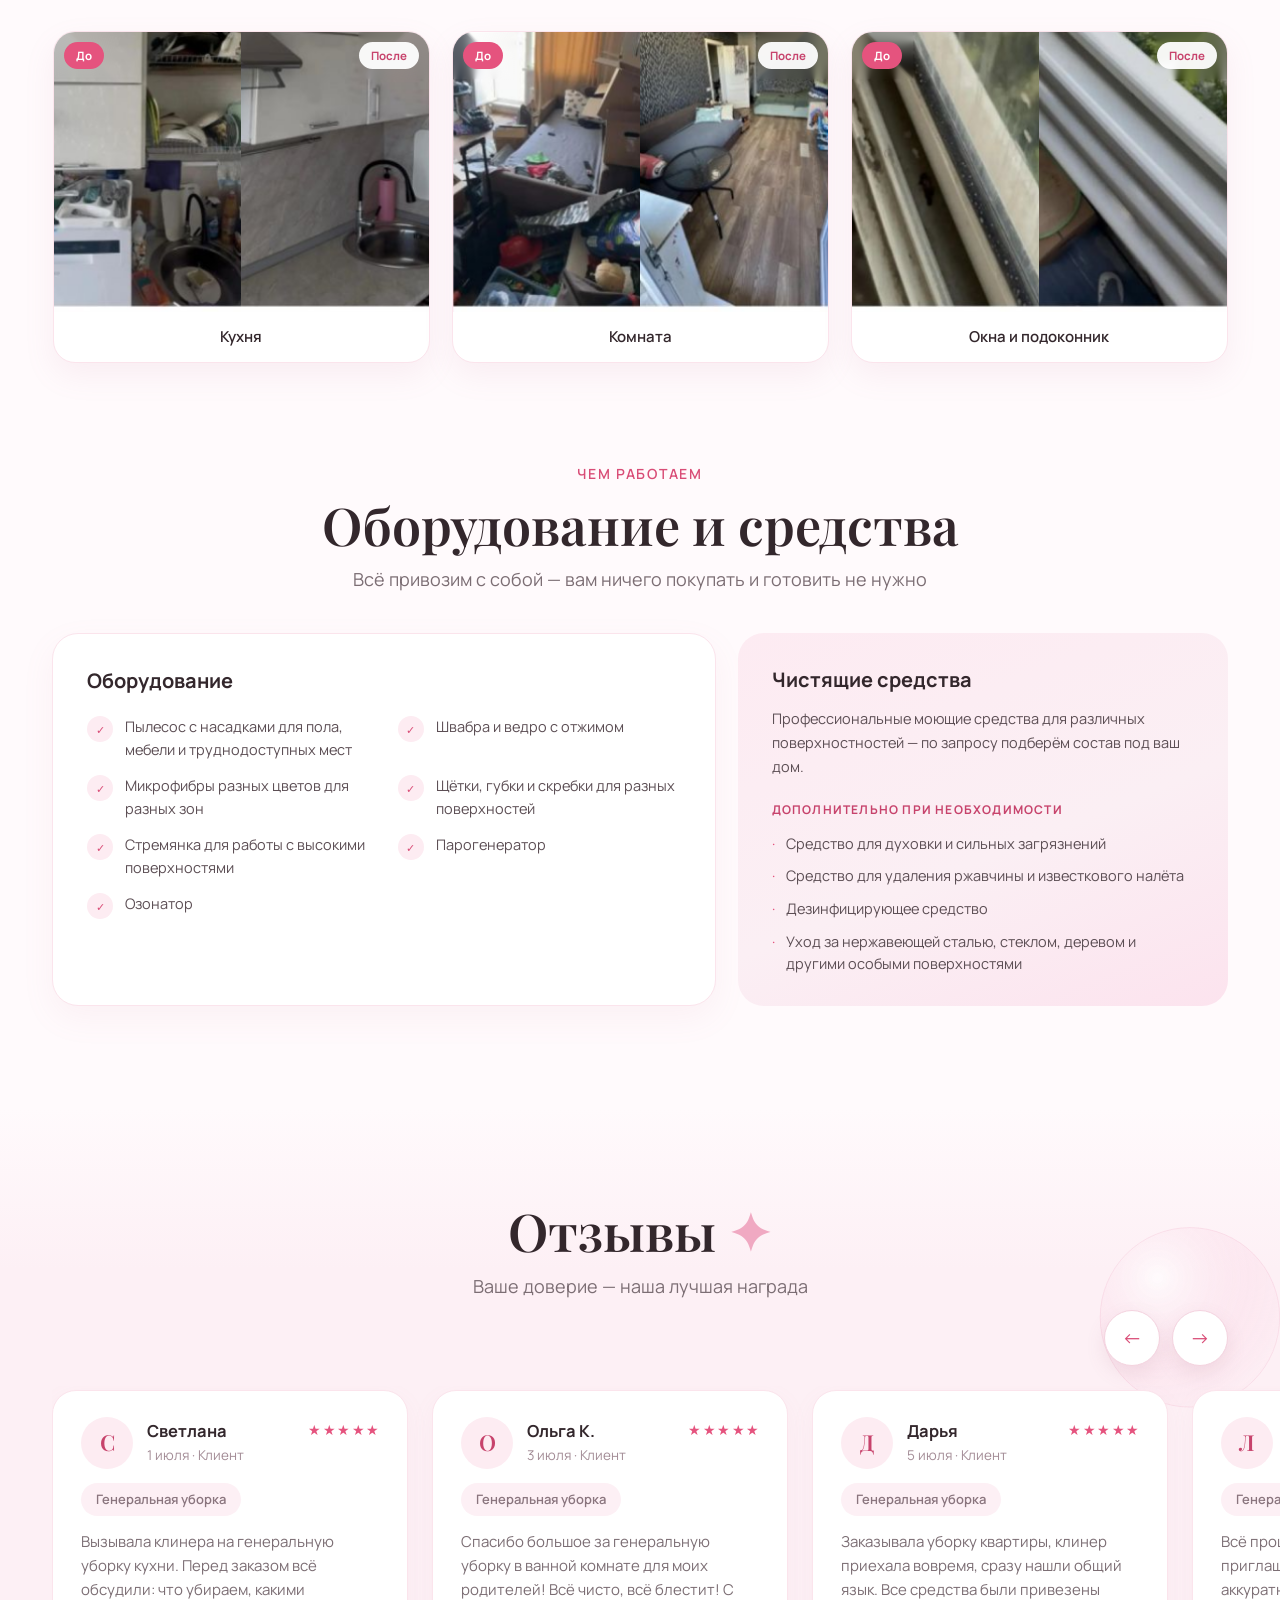
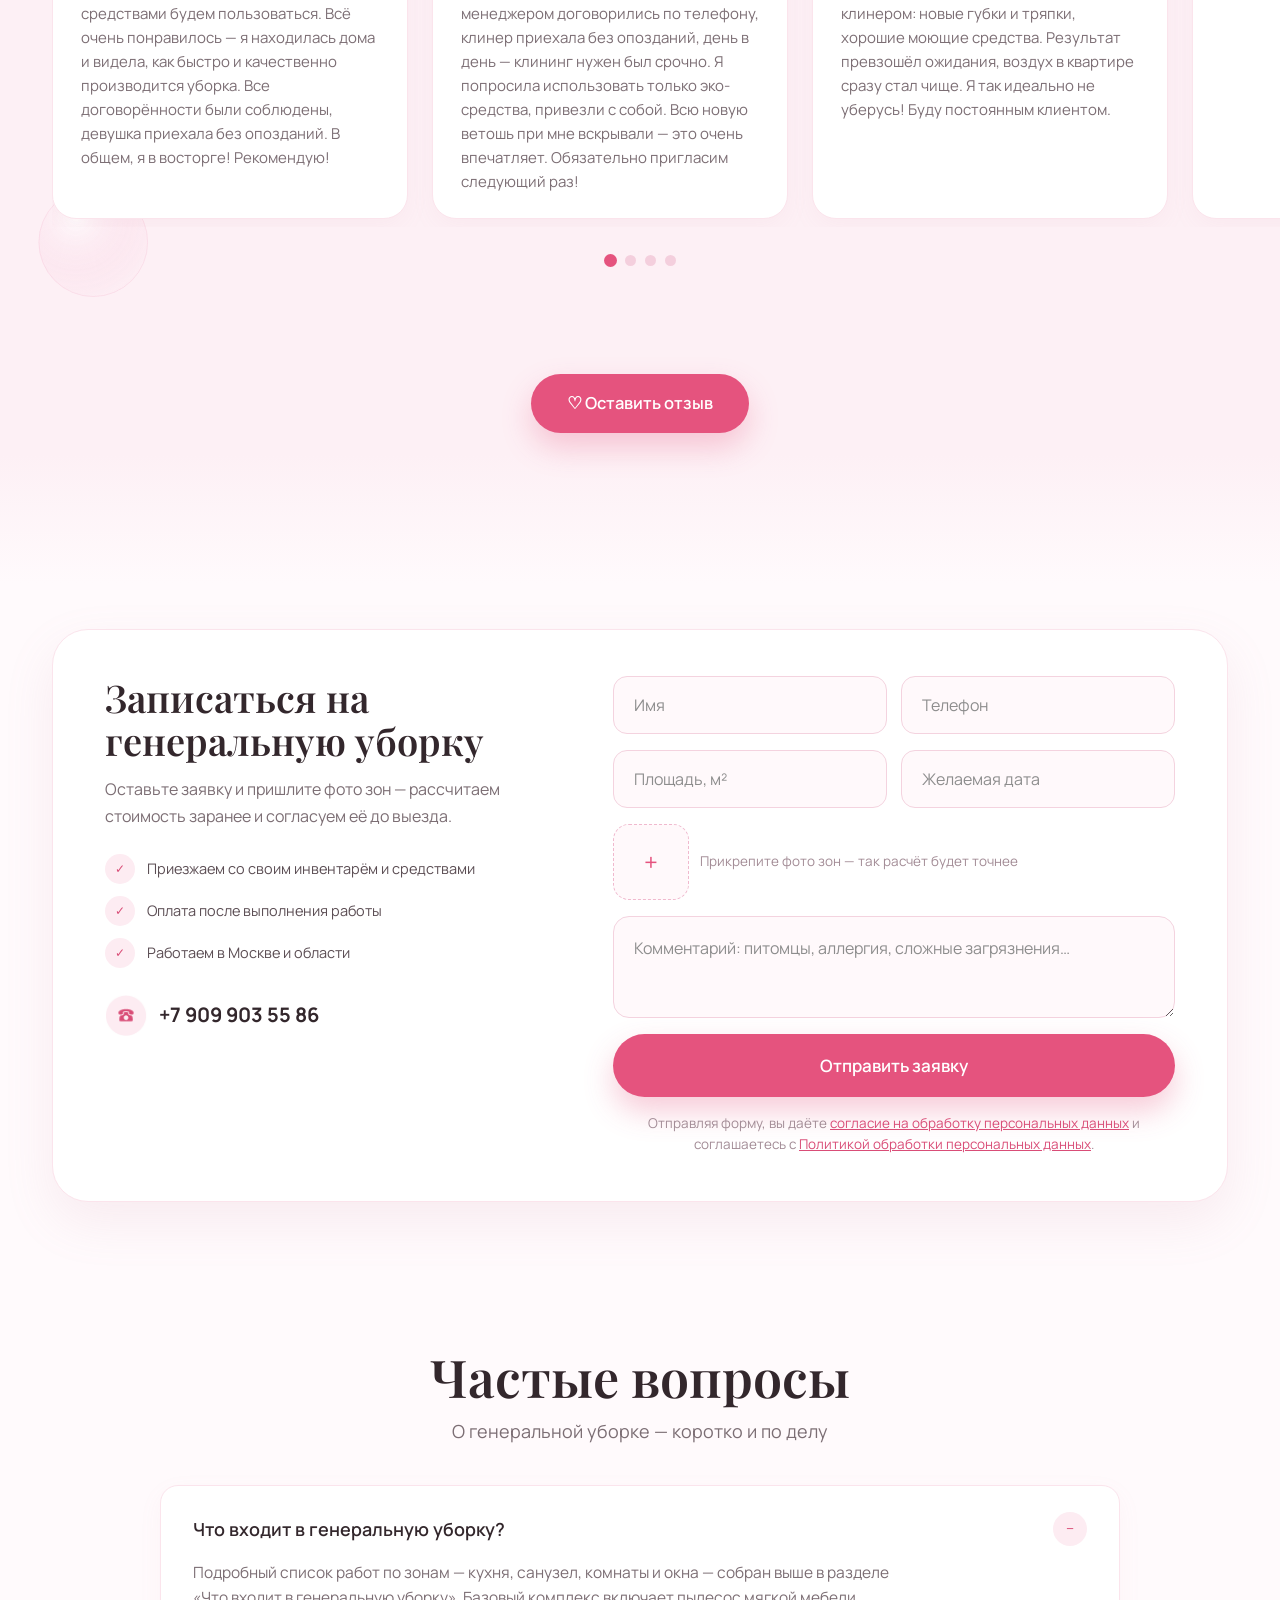
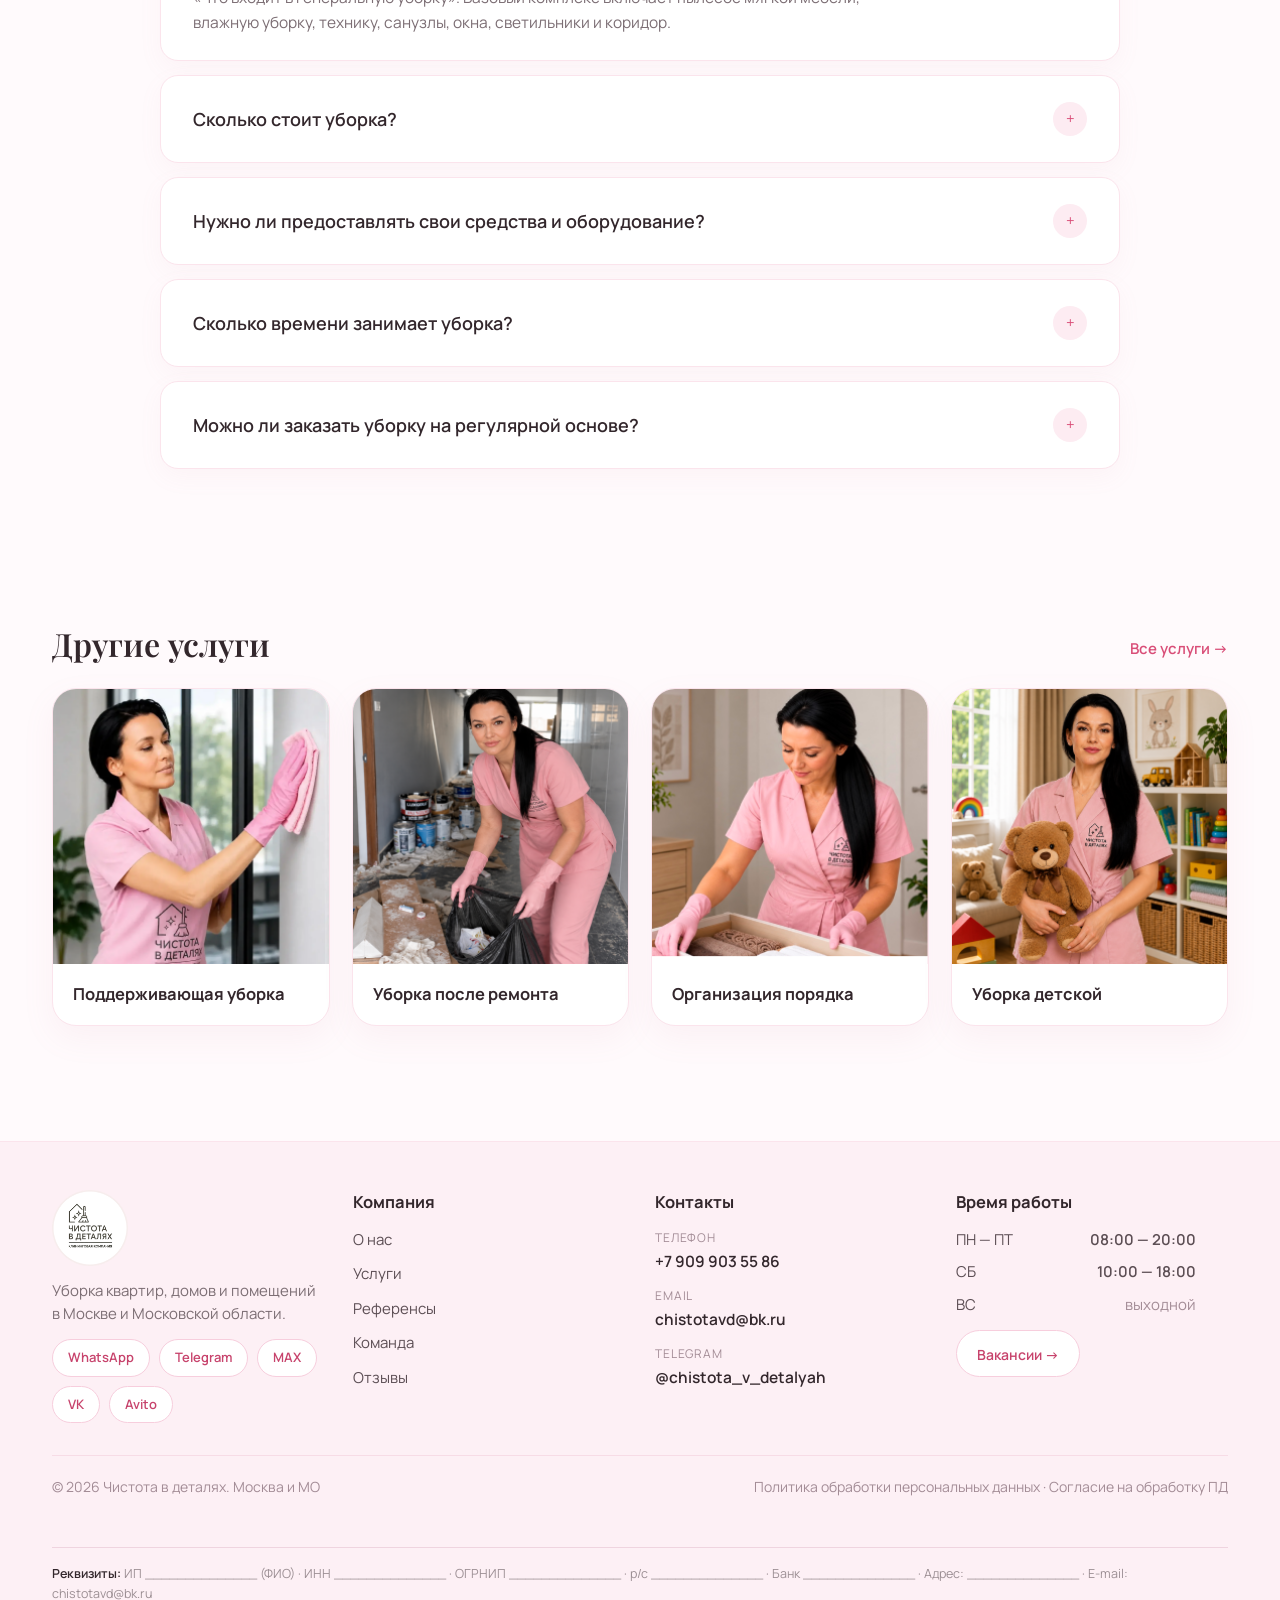
<file: generalnaya.html>
<!DOCTYPE html>
<html lang="ru">
<head>
<meta charset="UTF-8">
<meta name="viewport" content="width=device-width, initial-scale=1.0">
<title>Генеральная уборка — Клининговая компания «Чистота»</title>
<meta name="description" content="Генеральная уборка квартир и домов в Москве и МО: вся техника, санузлы, окна, фасады, светильники. Бригада 2–4 клинера, свои средства. Рассчитаем стоимость за 10 минут.">
<meta property="og:type" content="website">
<meta property="og:title" content="Генеральная уборка квартиры — от 15 000 ₽ | Чистота в деталях">
<meta property="og:description" content="Генеральная уборка квартир и домов в Москве и МО: вся техника, санузлы, окна, фасады, светильники. Бригада 2–4 клинера, свои средства. Рассчитаем стоимость за 10 минут.">
<meta property="og:image" content="assets/ostalnye/p02_hero.png">
<meta property="og:locale" content="ru_RU">
<link rel="preconnect" href="https://fonts.googleapis.com">
<link rel="preconnect" href="https://fonts.gstatic.com" crossorigin>
<link href="https://fonts.googleapis.com/css2?family=Manrope:wght@400;500;600;700&family=Playfair+Display:wght@600&display=swap" rel="stylesheet">
<link rel="stylesheet" href="css/style.css">
<link rel="stylesheet" href="css/pages/p02.css">
<link rel="stylesheet" href="css/mobile.css">
<link rel="stylesheet" href="css/popup.css"><link rel="stylesheet" href="css/anim.css">
</head>
<body class="p2">
<div class="page">
  <div class="blob blob1"></div>
  <div class="blob blob2 p2-blob2"></div>

  <header class="header">
    <div class="container header-in">
      <a href="index.html" class="logo"><img src="assets/ostalnye/p1_8_892.png" alt="Чистота в деталях"></a>
      <nav class="nav">
        <a href="index.html#about">О нас</a>
        <a href="index.html#services">Услуги</a>
        <a href="index.html#refs">Референсы</a>
        <a href="index.html#team">Команда</a>
        <a href="#reviews">Отзывы</a>
        <a href="index.html#footer">Контакты</a>
      </nav>
      <div class="header-right">
        <a href="tel:+79099035586" class="header-phone">
          <b>+7 909 903 55 86</b>
          <span>Ежедневно с 08:00</span>
        </a>
        <a href="#order" class="header-cta" aria-label="Рассчитать стоимость"><svg class="cta-icon" viewBox="0 0 24 24" fill="none" aria-hidden="true"><path d="M6.62 10.79c1.44 2.83 3.76 5.14 6.59 6.59l2.2-2.2c.27-.27.67-.36 1.02-.24 1.12.37 2.33.57 3.57.57.55 0 1 .45 1 1V20c0 .55-.45 1-1 1-9.39 0-17-7.61-17-17 0-.55.45-1 1-1h3.5c.55 0 1 .45 1 1 0 1.25.2 2.45.57 3.57.11.35.03.74-.25 1.02l-2.2 2.2z" fill="#fff"/></svg><span class="cta-text">Рассчитать</span></a>
      </div>
      <button class="burger" aria-label="Меню"><span></span><span></span><span></span></button>
    </div>
  </header>

  <main>
    <section class="sv-hero">
      <div class="container">
        <div class="crumbs">
          <a href="index.html">Главная</a><span>/</span>
          <a href="index.html#services">Услуги</a><span>/</span>
          <b>Генеральная уборка квартиры</b>
        </div>
        <div class="sv-row">
          <div class="sv-left">
            <span class="hero-badge">✦ УСЛУГА · МОСКВА И МО</span>
            <h1>Генеральная уборка<br>квартиры</h1>
            <p class="sv-lead">Глубокая уборка всей квартиры: мебель и труднодоступные<br> места, домашняя техника, санузлы, окна, фасады, светильники<br> и коридор. После такой уборки дом достаточно поддерживать в<br> ежедневном порядке.</p>
            <div class="sv-stats">
              <div class="sv-stat hot"><span>СТОИМОСТЬ</span><b>от 15 000 ₽</b></div>
              <div class="sv-stat"><span>ВРЕМЯ</span><b>4—10 часов</b></div>
              <div class="sv-stat"><span>БРИГАДА</span><b>2—4 чел.</b></div>
            </div>
            <div class="sv-cta">
              <a href="#order" class="btn btn-pink">Рассчитать стоимость</a>
              <a href="#sostav" class="sv-scroll"><i>↓</i>Подробный список работ</a>
            </div>
          </div>
          <div class="sv-right">
            <img loading="lazy" decoding="async" class="sv-photo" src="assets/ostalnye/p02_hero.png" alt="Генеральная уборка квартиры">
          </div>
        </div>
        <div class="inc-card">
          <div class="inc-row">
            <div class="inc-left">
              <h2>В комплекс входит</h2>
              <p>Базовый состав генеральной уборки —<br>он включён в стоимость независимо<br>от площади.</p>
            </div>
            <div class="inc-grid">
              <div class="inc-it"><i>✓</i><span>Сухая уборка мягкой мебели и ковров (пылесос)</span></div>
              <div class="inc-it"><i>✓</i><span>Влажная уборка мебели и труднодоступных<br>мест не выше 190 см</span></div>
              <div class="inc-it"><i>✓</i><span>Вся доступная домашняя техника</span></div>
              <div class="inc-it"><i>✓</i><span>Санузлы</span></div>
              <div class="inc-it"><i>✓</i><span>Окна, полы и мебельные фасады</span></div>
              <div class="inc-it"><i>✓</i><span>Люстры и светильники</span></div>
              <div class="inc-it"><i>✓</i><span>Коридор</span></div>
            </div>
          </div>
          <div class="inc-div">
            <div class="inc-left">
              <h3>Дополнительные услуги</h3>
              <p>Считаются отдельно — обсуждаем до<br>начала работ.</p>
            </div>
            <div class="inc-tags">
              <span class="inc-tag">Сложные загрязнения: жир, краска, скотч, цемент</span>
              <span class="inc-tag">Срочность заказа</span>
              <span class="inc-tag">Детейлинг кухни, санузла, кладовой</span>
              <span class="inc-tag">Организация пространства</span>
              <span class="inc-tag">Химчистка мягкой мебели и ковров</span>
              <span class="inc-tag">Озонирование</span>
            </div>
          </div>
        </div>
      </div>
    </section>

    <section class="sv-zones" id="sostav">
      <div class="container">
        <div class="sec-head">
          <span class="kicker">СОСТАВ РАБОТ</span>
          <h2 class="sec-title sv-h42">Что входит в генеральную уборку <span class="accent">✦</span></h2>
          <p class="sec-sub">Работы по зонам с ценами. Итоговую смету собираем под вашу квартиру</p>
        </div>
        <div class="zones">
          <div class="zone-card kitchen">
            <div class="zone-head">
              <img loading="lazy" decoding="async" src="assets/ostalnye/icon-kitchen.png" alt="">
              <h3>Кухня</h3>
            </div>
            <div class="zone-list">
              <div class="zone-it"><i>✓</i><span>Мытьё фасадов кухонного гарнитура</span></div>
              <div class="zone-it"><i>✓</i><span>Мытьё рабочей поверхности и фартука</span></div>
              <div class="zone-it"><i>✓</i><span>Мытьё плиты или варочной панели</span></div>
              <div class="zone-it"><i>✓</i><span>Мытьё вытяжки снаружи</span></div>
              <div class="zone-it"><i>✓</i><span>Мытьё холодильника снаружи</span></div>
              <div class="zone-it"><i>✓</i><span>Мытьё микроволновки снаружи</span></div>
              <div class="zone-it"><i>✓</i><span>Мытьё пола и плинтусов</span></div>
            </div>
            <div class="zone-extra">
              <h4>ДОПОЛНИТЕЛЬНО ПО ЗАПРОСУ</h4>
              <p><i class="pt"></i><span>Отбеливание межплиточных швов на полу и стенах</span></p>
              <p><i class="pt"></i><span>Удаление сложных жировых отложений с вытяжки внутри</span></p>
              <p><i class="pt"></i><span>Удаление жировых отложений внутри микроволновки</span></p>
              <p><i class="pt"></i><span>Мытьё гарнитура внутри с расхламлением</span></p>
              <p><i class="pt"></i><span>Организация хранения продуктов в холодильнике<em>без учёта контейнеров</em></span></p>
              <p><i class="pt"></i><span>Организация хранения в кухонном гарнитуре</span></p>
            </div>
          </div>
          <div class="zone-card">
            <div class="zone-head">
              <img loading="lazy" decoding="async" src="assets/ostalnye/icon-bathroom.png" alt="">
              <h3>Санузел</h3>
            </div>
            <div class="zone-list">
              <div class="zone-it"><i>✓</i><span>Чистка и отбеливание ванны</span></div>
              <div class="zone-it"><i>✓</i><span>Чистка душевой кабины от известковых пятен</span></div>
              <div class="zone-it"><i>✓</i><span>Чистка и отбеливание унитаза</span></div>
              <div class="zone-it"><i>✓</i><span>Чистка и отбеливание сиденья для унитаза</span></div>
              <div class="zone-it"><i>✓</i><span>Чистка раковины и смесителей</span></div>
              <div class="zone-it"><i>✓</i><span>Мытьё плитки и швов<em>высота до 180 см</em></span></div>
              <div class="zone-it"><i>✓</i><span>Мытьё зеркал</span></div>
              <div class="zone-it"><i>✓</i><span>Мытьё пола и плинтусов</span></div>
              <div class="zone-it"><i>✓</i><span>Плафоны и светильники<em>высота до 180 см</em></span></div>
              <div class="zone-it"><i>✓</i><span>Фасады стиральной и сушильной машины</span></div>
              <div class="zone-it"><i>✓</i><span>Обеспыливание полок и фасадов шкафчиков</span></div>
              <div class="zone-it"><i>✓</i><span>Обеспыливание коврика</span></div>
            </div>
            <div class="zone-extra">
              <h4>ДОПОЛНИТЕЛЬНО ПО ЗАПРОСУ</h4>
              <p><i class="pt"></i><span>Отбеливание межплиточных швов на полу и стенах</span></p>
              <p><i class="pt"></i><span>Удаление сложных известковых загрязнений</span></p>
              <p><i class="pt"></i><span>Организация хранения вещей в ящиках и на полках</span></p>
              <p><i class="pt"></i><span>Химчистка коврика</span></p>
              <p><i class="pt"></i><span>Вытяжка: разбор, глубокая чистка, замена сетки</span></p>
              <p><i class="pt"></i><span>Стирка и чистка шторки для ванной</span></p>
            </div>
          </div>
          <div class="zone-card">
            <div class="zone-head">
              <img loading="lazy" decoding="async" src="assets/ostalnye/icon-rooms.png" alt="">
              <h3>Комнаты и спальни</h3>
            </div>
            <div class="zone-list">
              <div class="zone-it"><i>✓</i><span>Вытирание пыли со всех доступных поверхностей<em>не выше 190 см</em></span></div>
              <div class="zone-it"><i>✓</i><span>Уборка под кроватями и диванами при доступности</span></div>
              <div class="zone-it"><i>✓</i><span>Мытьё дверей и дверных ручек</span></div>
              <div class="zone-it"><i>✓</i><span>Мытьё плинтусов и пола</span></div>
              <div class="zone-it"><i>✓</i><span>Удаление пыли с батарей (сверху)</span></div>
            </div>
          </div>
          <div class="zone-card win">
            <div class="zone-head">
              <img loading="lazy" decoding="async" src="assets/ostalnye/icon-windows.png" alt="">
              <h3>Окна</h3>
            </div>
            <div class="zone-list">
              <div class="zone-it"><i>✓</i><span>Мытьё окон и рам с двух сторон<em>без глухих зон</em></span></div>
              <div class="zone-it"><i>✓</i><span>Балконное остекление<em>без глухих зон</em></span></div>
              <div class="zone-it"><i>✓</i><span>Мытьё подоконников и откосов</span></div>
              <div class="zone-it"><i>✓</i><span>Мытьё съёмных москитных сеток</span></div>
            </div>
          </div>
          <div class="extra-strip">
            <div class="es-left">
              <h3>Дополнительные работы</h3>
              <p>Цена согласовывается индивидуально — по<br>фото или на осмотре.</p>
            </div>
            <div class="es-grid">
              <div class="es-it"><i class="pt">·</i><span>Уборка кладовой комнаты</span></div>
              <div class="es-it"><i class="pt">·</i><span>Организация пространства и расхламление<br>гардероба</span></div>
              <div class="es-it"><i class="pt">·</i><span>Локальное мытьё стен по запросу</span></div>
              <div class="es-it"><i class="pt">·</i><span>Очистка сильных загрязнений по запросу</span></div>
              <div class="es-it"><i class="pt">·</i><span>Внутреннее мытьё радиаторов горячим паром</span></div>
              <div class="es-it"><i class="pt">·</i><span>Уборка балкона с расхламлением</span></div>
              <div class="es-it"><i class="pt">·</i><span>Уборка балкона и организация хранения вещей</span></div>
              <div class="es-it"><i class="pt">·</i><span>Химчистка текстиля: подушки, игрушки, коврики,<br>стулья</span></div>
              <div class="es-it"><i class="pt">·</i><span>Вывоз крупногабаритного мусора</span></div>
              <div class="es-it"><i class="pt">·</i><span>Разбор и вывоз мебели под утилизацию</span></div>
              <div class="es-it"><i class="pt">·</i><span>Замена розетки или светильника, покраска<br>небольшого участка</span></div>
              <div class="es-it"><i class="pt">·</i><span>Повесить, прикрутить, передвинуть</span></div>
            </div>
          </div>
        </div>
      </div>
    </section>

    <section class="sv-fit">
      <div class="container">
        <div class="sec-head">
          <span class="kicker">ПОДБОР УСЛУГИ</span>
          <h2 class="sec-title sv-h42">Подойдёт ли вам генеральная уборка <span class="accent">✦</span></h2>
          <p class="sec-sub">Честно скажем, если задачу закроет более простая и недорогая услуга</p>
        </div>
        <div class="fit-row">
          <div class="fit-card yes">
            <div class="fit-top">
              <span class="fit-ic">✓</span>
              <h3>Кому подходит</h3>
            </div>
            <div class="fit-list">
              <div class="fit-it"><i>1</i><span>Уборка не проводилась длительное время и накопились<br>загрязнения.</span></div>
              <div class="fit-it"><i>2</i><span>Хотите тщательно очистить квартиру и привести её в порядок.</span></div>
              <div class="fit-it"><i>3</i><span>После переезда, сдачи или длительного простоя квартиры.</span></div>
              <div class="fit-it"><i>4</i><span>Требуется глубокая очистка кухни, санузла, поверхностей и<br>труднодоступных мест.</span></div>
              <div class="fit-it"><i>5</i><span>Хотите начать регулярную поддерживающую уборку с чистого<br>состояния.</span></div>
            </div>
          </div>
          <div class="fit-card no">
            <div class="fit-top">
              <span class="fit-ic">—</span>
              <h3>Когда лучше другая услуга</h3>
            </div>
            <div class="fit-list">
              <div class="fit-it"><i class="dash">—</i><span>Дома регулярно проводится уборка и нет сильных загрязнений.</span></div>
              <div class="fit-it"><i class="dash">—</i><span>Нужно только быстро освежить помещение и поддержать порядок.</span></div>
              <div class="fit-it"><i class="dash">—</i><span>Нужна лёгкая уборка раз в неделю или раз в две недели.</span></div>
              <div class="fit-it"><i class="dash">—</i><span>Нет необходимости в глубокой очистке кухни, санузла и других<br>зон.</span></div>
              <div class="fit-it"><i class="dash">—</i><span>Требуется только отдельная услуга: мытьё пола, окон или санузла.</span></div>
            </div>
          </div>
        </div>
        <a href="podderzhivayushchaya.html" class="fit-link">Посмотреть поддерживающую уборку →</a>
      </div>
    </section>

    <section class="sv-steps">
      <div class="container">
        <div class="steps-head">
          <span class="kicker">КАК ПРОХОДИТ ЗАКАЗ</span>
          <h2 class="sec-title sv-h42">Шесть шагов от заявки до оплаты</h2>
        </div>
        <div class="steps">
          <div class="step"><b>01</b><h3>Заявка</h3><p>Оставляете заявку на сайте или звоните по<br>телефону.</p></div>
          <div class="step"><b>02</b><h3>Уточнение задачи</h3><p>Уборка, порядок или комплекс услуг —<br>определяем, что нужно.</p></div>
          <div class="step"><b>03</b><h3>Фото объекта</h3><p>Вы присылаете фото зон, которые нужно<br>убрать.</p></div>
          <div class="step"><b>04</b><h3>Расчёт стоимости</h3><p>Согласовываем цену заранее — без сюрпризов<br>в день уборки.</p></div>
          <div class="step"><b>05</b><h3>Выезд специалиста</h3><p>Приезжаем в удобное время со своим<br>инвентарём и средствами.</p></div>
          <div class="step"><b>06</b><h3>Оплата после</h3><p>Рассчитываетесь после выполнения работы и<br>приёмки.</p></div>
        </div>
      </div>
    </section>

    <section class="sv-ba">
      <div class="container">
        <div class="sec-head">
          <h2 class="sec-title sv-h42">До и после <span class="accent">✦</span></h2>
          <p class="sec-sub">Реальные квартиры наших клиентов после генеральной уборки</p>
        </div>
        <div class="ba-clip">
        <div class="ba-row">
          <article class="ba-card">
            <div class="ba-pics">
              <img loading="lazy" decoding="async" src="assets/raboty/p02_work1.png" alt="Кухня до уборки">
              <img loading="lazy" decoding="async" src="assets/raboty/p02_work2.png" alt="Кухня после уборки">
              <span class="ba-tag do">До</span><span class="ba-tag posle">После</span>
            </div>
            <div class="ba-cap">Кухня</div>
          </article>
          <article class="ba-card">
            <div class="ba-pics">
              <img loading="lazy" decoding="async" src="assets/raboty/p02_work3.png" alt="Комната до уборки">
              <img loading="lazy" decoding="async" src="assets/raboty/p02_work4.png" alt="Комната после уборки">
              <span class="ba-tag do">До</span><span class="ba-tag posle">После</span>
            </div>
            <div class="ba-cap">Комната</div>
          </article>
          <article class="ba-card">
            <div class="ba-pics">
              <img loading="lazy" decoding="async" src="assets/raboty/p02_work5.png" alt="Окно до уборки">
              <img loading="lazy" decoding="async" src="assets/raboty/p02_work6.png" alt="Окно после уборки">
              <span class="ba-tag do">До</span><span class="ba-tag posle">После</span>
            </div>
            <div class="ba-cap">Окна и подоконник</div>
          </article>
        </div>
        </div>
      </div>
    </section>

    <section class="sv-gear">
      <div class="container">
        <div class="sec-head">
          <span class="kicker">ЧЕМ РАБОТАЕМ</span>
          <h2 class="sec-title sv-h42">Оборудование и средства</h2>
          <p class="sec-sub">Всё привозим с собой — вам ничего покупать и готовить не нужно</p>
        </div>
        <div class="gear">
          <div class="gear-card gear-main">
            <h3>Оборудование</h3>
            <div class="gear-grid">
              <div class="gear-it"><i>✓</i><span>Пылесос с насадками для пола,<br>мебели и труднодоступных мест</span></div>
              <div class="gear-it"><i>✓</i><span>Швабра и ведро с отжимом</span></div>
              <div class="gear-it"><i>✓</i><span>Микрофибры разных цветов для<br>разных зон</span></div>
              <div class="gear-it"><i>✓</i><span>Щётки, губки и скребки для разных<br>поверхностей</span></div>
              <div class="gear-it"><i>✓</i><span>Стремянка для работы с высокими<br>поверхностями</span></div>
              <div class="gear-it"><i>✓</i><span>Парогенератор</span></div>
              <div class="gear-it"><i>✓</i><span>Озонатор</span></div>
            </div>
          </div>
          <div class="gear-card gear-side">
            <h3>Чистящие средства</h3>
            <p>Профессиональные моющие средства для различных<br> поверхностностей — по запросу подберём состав под ваш дом.</p>
            <h4>ДОПОЛНИТЕЛЬНО ПРИ НЕОБХОДИМОСТИ</h4>
            <div class="gear-list">
              <p><i class="pt">·</i><span>Средство для духовки и сильных загрязнений</span></p>
              <p><i class="pt">·</i><span>Средство для удаления ржавчины и известкового налёта</span></p>
              <p><i class="pt">·</i><span>Дезинфицирующее средство</span></p>
              <p><i class="pt">·</i><span>Уход за нержавеющей сталью, стеклом, деревом и<br>другими особыми поверхностями</span></p>
            </div>
          </div>
        </div>
      </div>
    </section>

    <section class="reviews" id="reviews">
      <img class="reviews-deco" src="assets/ostalnye/p1_8_307.svg" alt="">
      <div class="container reviews-in">
        <div class="rev-head">
          <div class="sec-head">
            <h2 class="sec-title">Отзывы <span class="accent">✦</span></h2>
            <p class="sec-sub">Ваше доверие — наша лучшая награда</p>
          </div>
          <div class="arrows">
            <button class="arrow-btn" data-rev-prev>←</button>
            <button class="arrow-btn" data-rev-next>→</button>
          </div>
        </div>
        <div class="rev-track-wrap">
          <div class="rev-track" data-rev-track>
            <article class="rev-card">
              <div class="rev-top">
                <div class="rev-ava">С</div>
                <div class="rev-name"><b>Светлана</b><span>1 июля · Клиент</span></div>
                <span class="rev-stars">★★★★★</span>
              </div>
              <span class="rev-badge">Генеральная уборка</span>
              <p class="rev-text">Вызывала клинера на генеральную<br>уборку кухни. Перед заказом всё<br>обсудили: что убираем, какими<br>средствами будем пользоваться. Всё<br>очень понравилось — я находилась дома<br>и видела, как быстро и качественно<br>производится уборка. Все<br>договорённости были соблюдены,<br>девушка приехала без опозданий. В<br>общем, я в восторге! Рекомендую!</p>
            </article>
            <article class="rev-card">
              <div class="rev-top">
                <div class="rev-ava">О</div>
                <div class="rev-name"><b>Ольга К.</b><span>3 июля · Клиент</span></div>
                <span class="rev-stars">★★★★★</span>
              </div>
              <span class="rev-badge">Генеральная уборка</span>
              <p class="rev-text">Спасибо большое за генеральную<br>уборку в ванной комнате для моих<br>родителей! Всё чисто, всё блестит! С<br>менеджером договорились по телефону,<br>клинер приехала без опозданий, день в<br>день — клининг нужен был срочно. Я<br>попросила использовать только эко-<br>средства, привезли с собой. Всю новую<br>ветошь при мне вскрывали — это очень<br>впечатляет. Обязательно пригласим<br>следующий раз!</p>
            </article>
            <article class="rev-card">
              <div class="rev-top">
                <div class="rev-ava">Д</div>
                <div class="rev-name"><b>Дарья</b><span>5 июля · Клиент</span></div>
                <span class="rev-stars">★★★★★</span>
              </div>
              <span class="rev-badge">Генеральная уборка</span>
              <p class="rev-text">Заказывала уборку квартиры, клинер<br>приехала вовремя, сразу нашли общий<br>язык. Все средства были привезены<br>клинером: новые губки и тряпки,<br>хорошие моющие средства. Результат<br>превзошёл ожидания, воздух в квартире<br>сразу стал чище. Я так идеально не<br>уберусь! Буду постоянным клиентом.</p>
            </article>
            <article class="rev-card">
              <div class="rev-top">
                <div class="rev-ava">Л</div>
                <div class="rev-name"><b>Лариса Зорина</b><span>7 июля · Клиент</span></div>
                <span class="rev-stars">★★★★★</span>
              </div>
              <span class="rev-badge">Генеральная уборка</span>
              <p class="rev-text">Всё прошло замечательно, девушку<br>приглашаю не первый раз! Быстро,<br>аккуратно, конструктивно. Спасибо!</p>
            </article>
            <div class="rev-ghost"></div>
          </div>
        </div>
        <div class="rev-foot">
          <div class="dots">
            <span class="dot on"></span><span class="dot"></span><span class="dot"></span><span class="dot"></span>
          </div>
          <a href="#" class="btn btn-pink">♡ Оставить отзыв</a>
        </div>
      </div>
    </section>

    <section class="sv-cta" id="order">
      <div class="container">
        <div class="cta-card">
          <div class="cta-left">
            <h2>Записаться на<br>генеральную уборку</h2>
            <p>Оставьте заявку и пришлите фото зон — рассчитаем<br>стоимость заранее и согласуем её до выезда.</p>
            <div class="cta-checks">
              <p><i>✓</i>Приезжаем со своим инвентарём и средствами</p>
              <p><i>✓</i>Оплата после выполнения работы</p>
              <p><i>✓</i>Работаем в Москве и области</p>
            </div>
            <a href="tel:+79099035586" class="cta-phone">
              <img loading="lazy" decoding="async" src="assets/ostalnye/p02_phone.png" alt="">
              <b>+7 909 903 55 86</b>
            </a>
          </div>
          <form class="cta-form" action="#" onsubmit="return false">
            <div class="cta-row">
              <input class="inp" type="text" placeholder="Имя">
              <input class="inp" type="text" placeholder="Телефон">
            </div>
            <div class="cta-row">
              <input class="inp" type="text" placeholder="Площадь, м²">
              <input class="inp" type="text" placeholder="Желаемая дата">
            </div>
            <div class="cta-photo">
              <button type="button" class="photo-add">+</button>
              <span>Прикрепите фото зон — так расчёт будет точнее</span>
            </div>
            <textarea class="textarea" placeholder="Комментарий: питомцы, аллергия, сложные загрязнения…"></textarea>
            <button type="submit" class="order-send">Отправить заявку</button>
            <p class="order-note">Нажимая кнопку, вы соглашаетесь с политикой обработки персональных данных</p>
          </form>
        </div>
      </div>
    </section>

    <section class="sv-faq">
      <div class="container sv-faq-in">
        <div class="sec-head">
          <h2 class="sec-title sv-h42">Частые вопросы</h2>
          <p class="sec-sub">О генеральной уборке — коротко и по делу</p>
        </div>
        <div class="faq-list">
          <div class="faq-item open">
            <div class="faq-q"><h3>Что входит в генеральную уборку?</h3><span class="faq-tog">−</span></div>
            <div class="faq-a">Подробный список работ по зонам — кухня, санузел, комнаты и окна — собран выше в разделе<br>«Что входит в генеральную уборку». Базовый комплекс включает пылесос мягкой мебели,<br>влажную уборку, технику, санузлы, окна, светильники и коридор.</div>
          </div>
          <div class="faq-item">
            <div class="faq-q"><h3>Сколько стоит уборка?</h3><span class="faq-tog">+</span></div>
            <div class="faq-a">Стоимость зависит от площади и состояния помещения. Пришлите фото зон — рассчитаем точную цену заранее.</div>
          </div>
          <div class="faq-item">
            <div class="faq-q"><h3>Нужно ли предоставлять свои средства и оборудование?</h3><span class="faq-tog">+</span></div>
            <div class="faq-a">Нет, всё привозим с собой: инвентарь, профессиональные средства и новую ветошь.</div>
          </div>
          <div class="faq-item">
            <div class="faq-q"><h3>Сколько времени занимает уборка?</h3><span class="faq-tog">+</span></div>
            <div class="faq-a">Обычно от 4 до 10 часов в зависимости от площади и состава работ.</div>
          </div>
          <div class="faq-item">
            <div class="faq-q"><h3>Можно ли заказать уборку на регулярной основе?</h3><span class="faq-tog">+</span></div>
            <div class="faq-a">Да, после генеральной уборки удобно перейти на поддерживающую раз в 1–2 недели.</div>
          </div>
        </div>
      </div>
    </section>

    <section class="sv-cats">
      <div class="container">
        <div class="cats-head">
          <h2>Другие услуги</h2>
          <a href="index.html#services">Все услуги →</a>
        </div>
        <div class="cats">
          <a href="podderzhivayushchaya.html" class="cat-card">
            <img loading="lazy" decoding="async" src="assets/ostalnye/p02_cat1.png" alt="Поддерживающая уборка">
            <h3>Поддерживающая уборка</h3>
          </a>
          <a href="posle-remonta.html" class="cat-card">
            <img loading="lazy" decoding="async" src="assets/ostalnye/p02_cat2.png" alt="Уборка после ремонта">
            <h3>Уборка после ремонта</h3>
          </a>
          <a href="organizaciya-hraneniya.html" class="cat-card">
            <img loading="lazy" decoding="async" src="assets/ostalnye/p02_cat3.png" alt="Организация порядка">
            <h3>Организация порядка</h3>
          </a>
          <a href="index.html#services" class="cat-card">
            <img loading="lazy" decoding="async" src="assets/ostalnye/p02_cat4.png" alt="Уборка детской">
            <h3>Уборка детской</h3>
          </a>
        </div>
      </div>
    </section>
  </main>

  <footer class="footer" id="footer">
    <div class="container footer-in">
      <div class="footer-cols">
        <div class="footer-col">
          <div class="footer-logo"><img loading="lazy" decoding="async" src="assets/ostalnye/p1_8_892.png" alt="Чистота в деталях"></div>
          <p class="footer-desc">Уборка квартир, домов и помещений в Москве и Московской области.</p>
          <div class="socials">
            <a href="#" class="soc">WhatsApp</a>
            <a href="#" class="soc">Telegram</a>
            <a href="#" class="soc">MAX</a>
            <a href="#" class="soc">VK</a>
            <a href="#" class="soc">Avito</a>
          </div>
        </div>
        <div class="footer-col">
          <h4>Компания</h4>
          <div class="footer-links">
            <a href="index.html#about">О нас</a>
            <a href="index.html#services">Услуги</a>
            <a href="index.html#refs">Референсы</a>
            <a href="index.html#team">Команда</a>
            <a href="#reviews">Отзывы</a>
          </div>
        </div>
        <div class="footer-col">
          <h4>Контакты</h4>
          <div class="contact"><span>ТЕЛЕФОН</span><b>+7 909 903 55 86</b></div>
          <div class="contact"><span>EMAIL</span><b>chistotavd@bk.ru</b></div>
          <div class="contact"><span>TELEGRAM</span><b>@chistota_v_detalyah</b></div>
        </div>
        <div class="footer-col">
          <h4>Время работы</h4>
          <div class="hours">
            <div class="hours-row"><span>ПН — ПТ</span><b>08:00 — 20:00</b></div>
            <div class="hours-row"><span>СБ</span><b>10:00 — 18:00</b></div>
            <div class="hours-row"><span>ВС</span><span class="off">выходной</span></div>
          </div>
          <a href="#" class="wa-btn">Вакансии →</a>
        </div>
      </div>
      <div class="footer-bottom">
        <span>© 2026 Чистота в деталях. Москва и МО</span>
        <span class="foot-docs"><a href="politika.html">Политика обработки персональных данных</a> · <a href="soglasie.html">Согласие на обработку ПД</a></span>
      </div>
    <div class="requisites"><b>Реквизиты:</b> ИП ______________ (ФИО) · ИНН ______________ · ОГРНИП ______________ · р/с ______________ · Банк ______________ · Адрес: ______________ · E-mail: chistotavd@bk.ru</div>
    </div>
  </footer>
</div>
<script src="js/main.js"></script>
<script src="js/mobile-fix.js"></script>
<script src="js/popup.js"></script><script src="js/anim.js"></script>
</body>
</html>
</file>
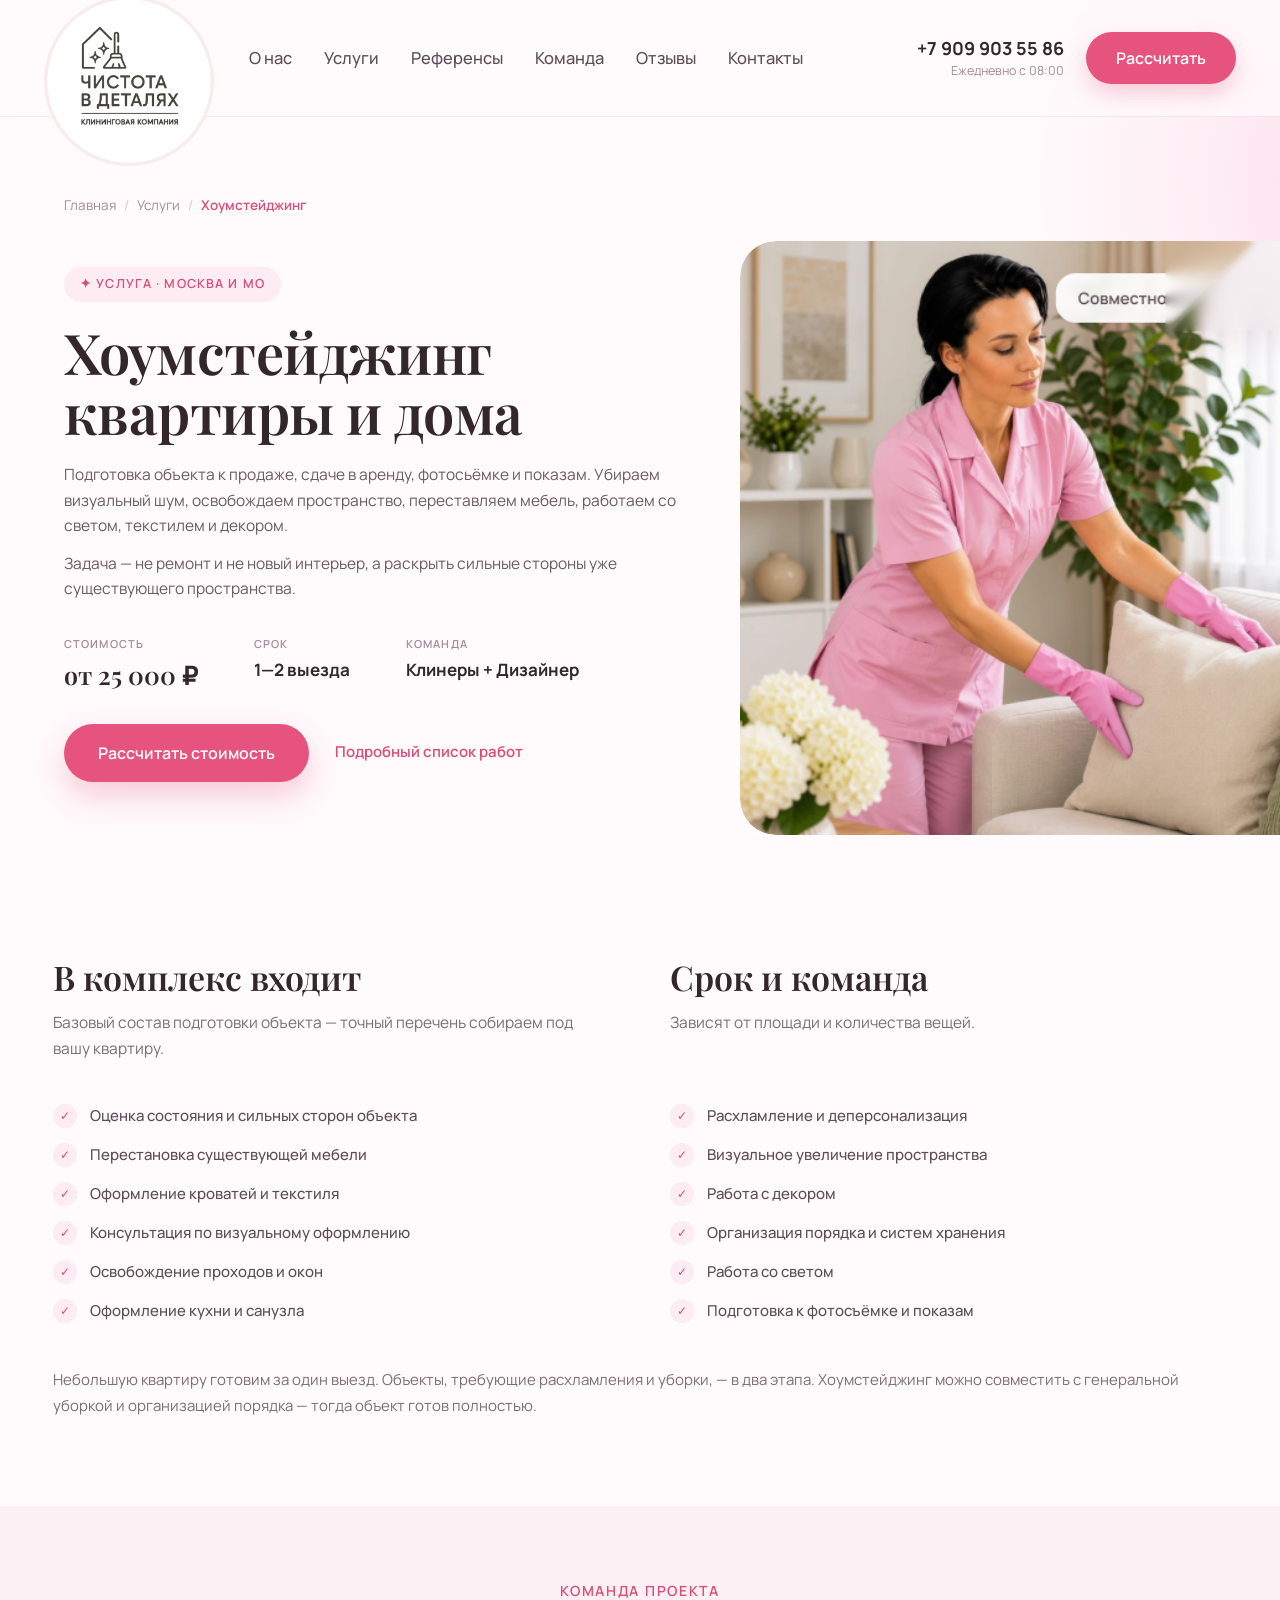
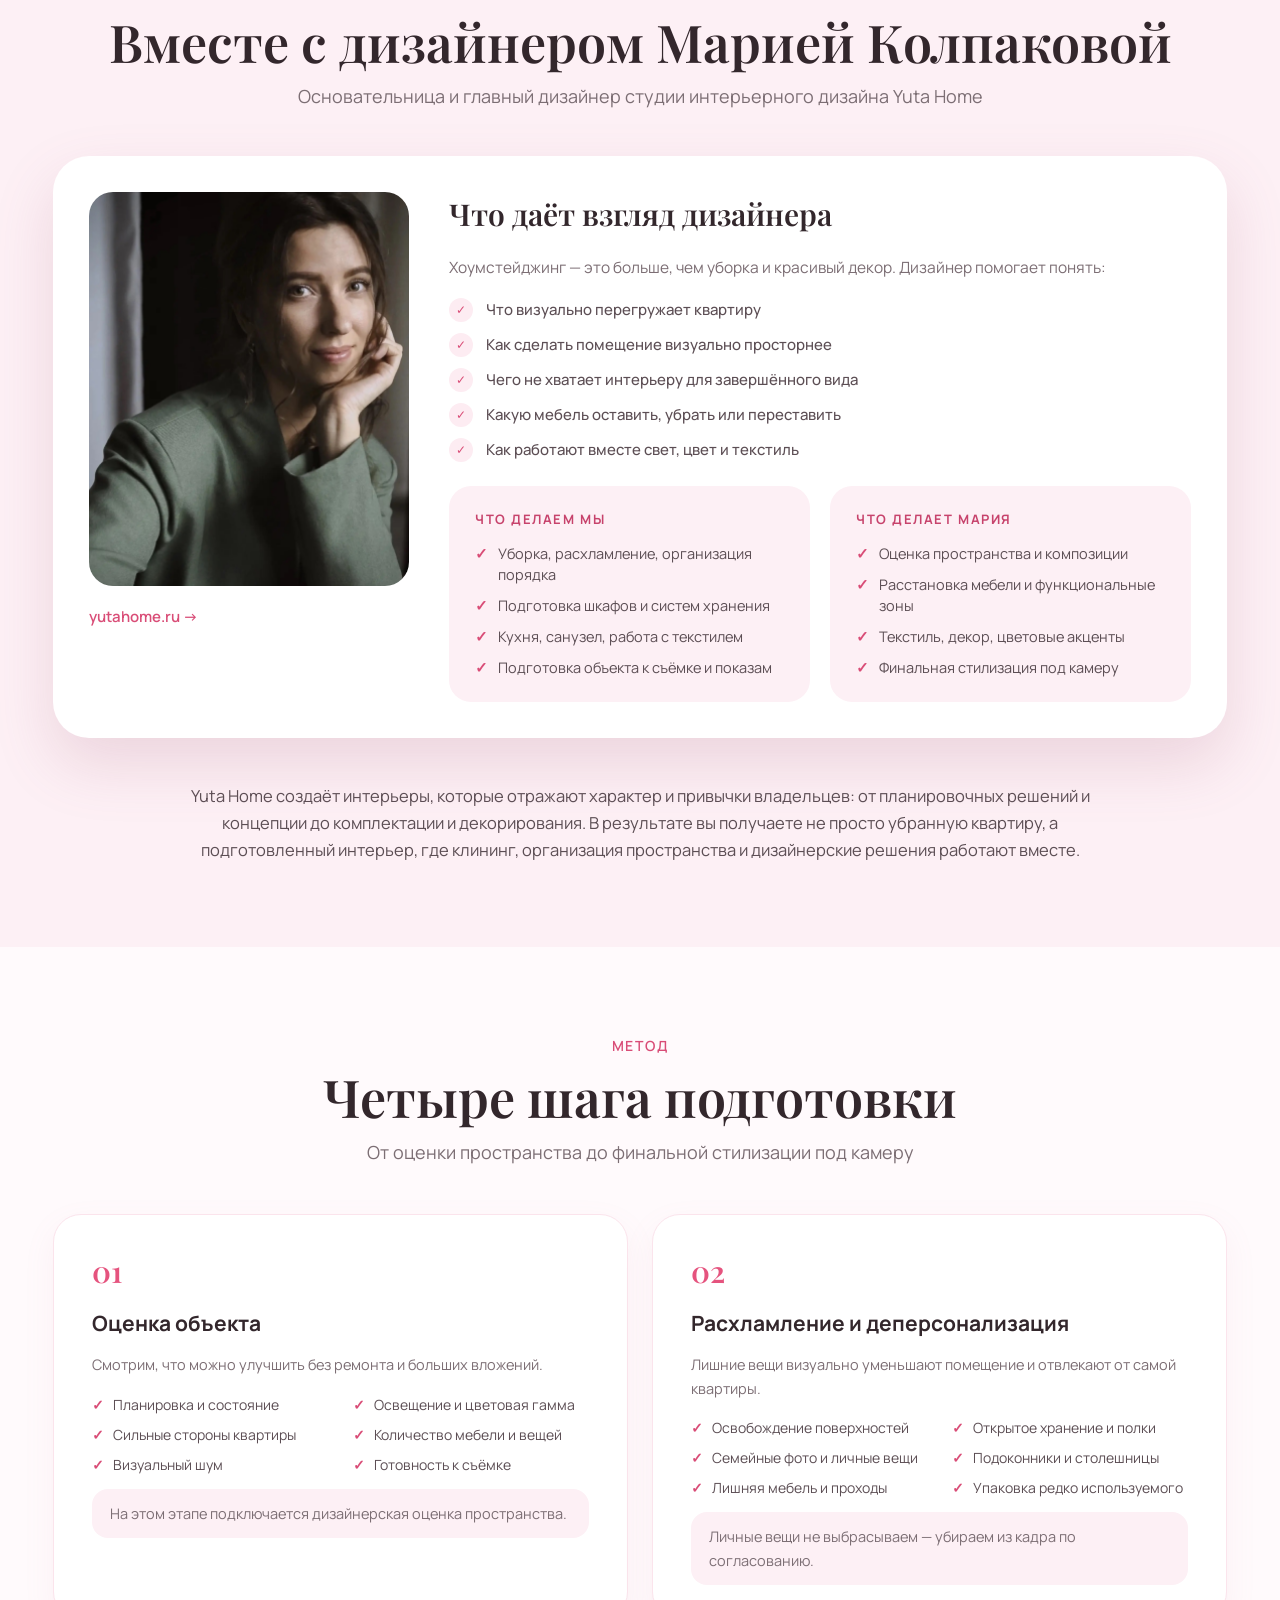
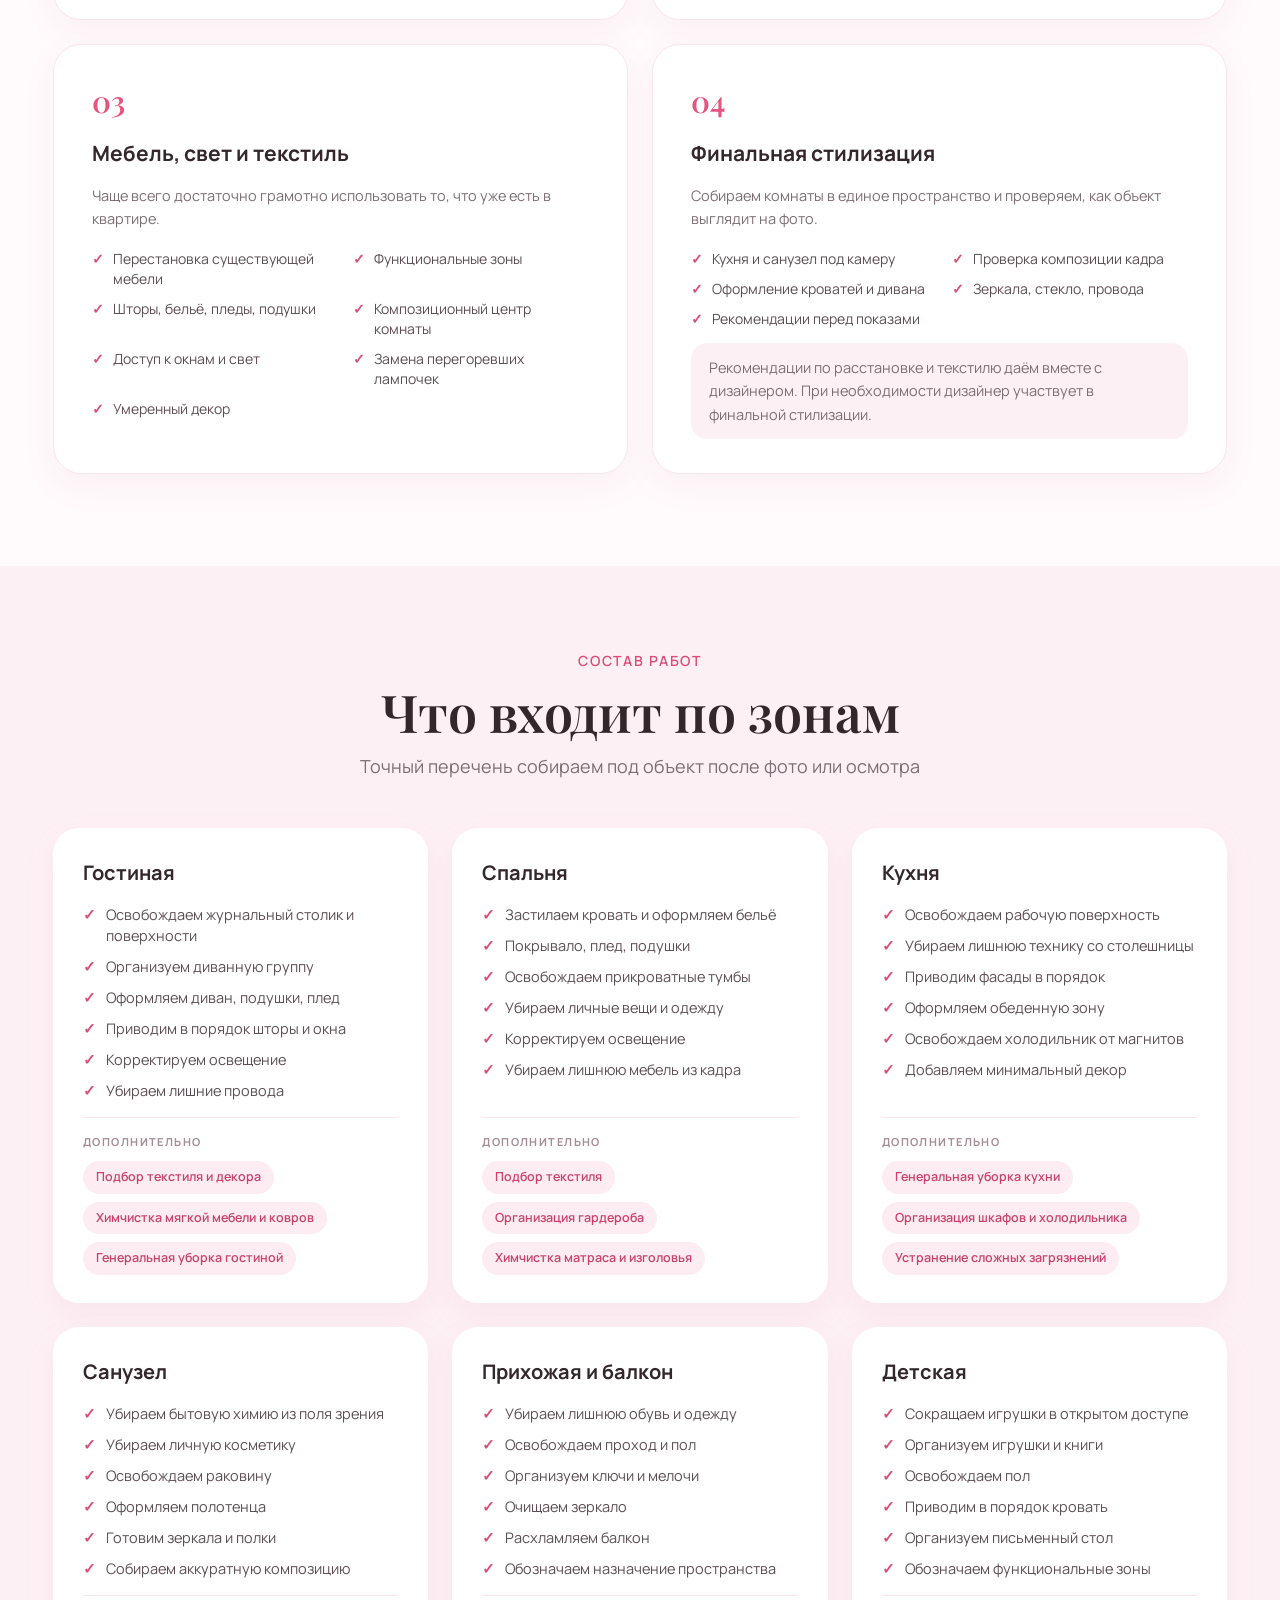
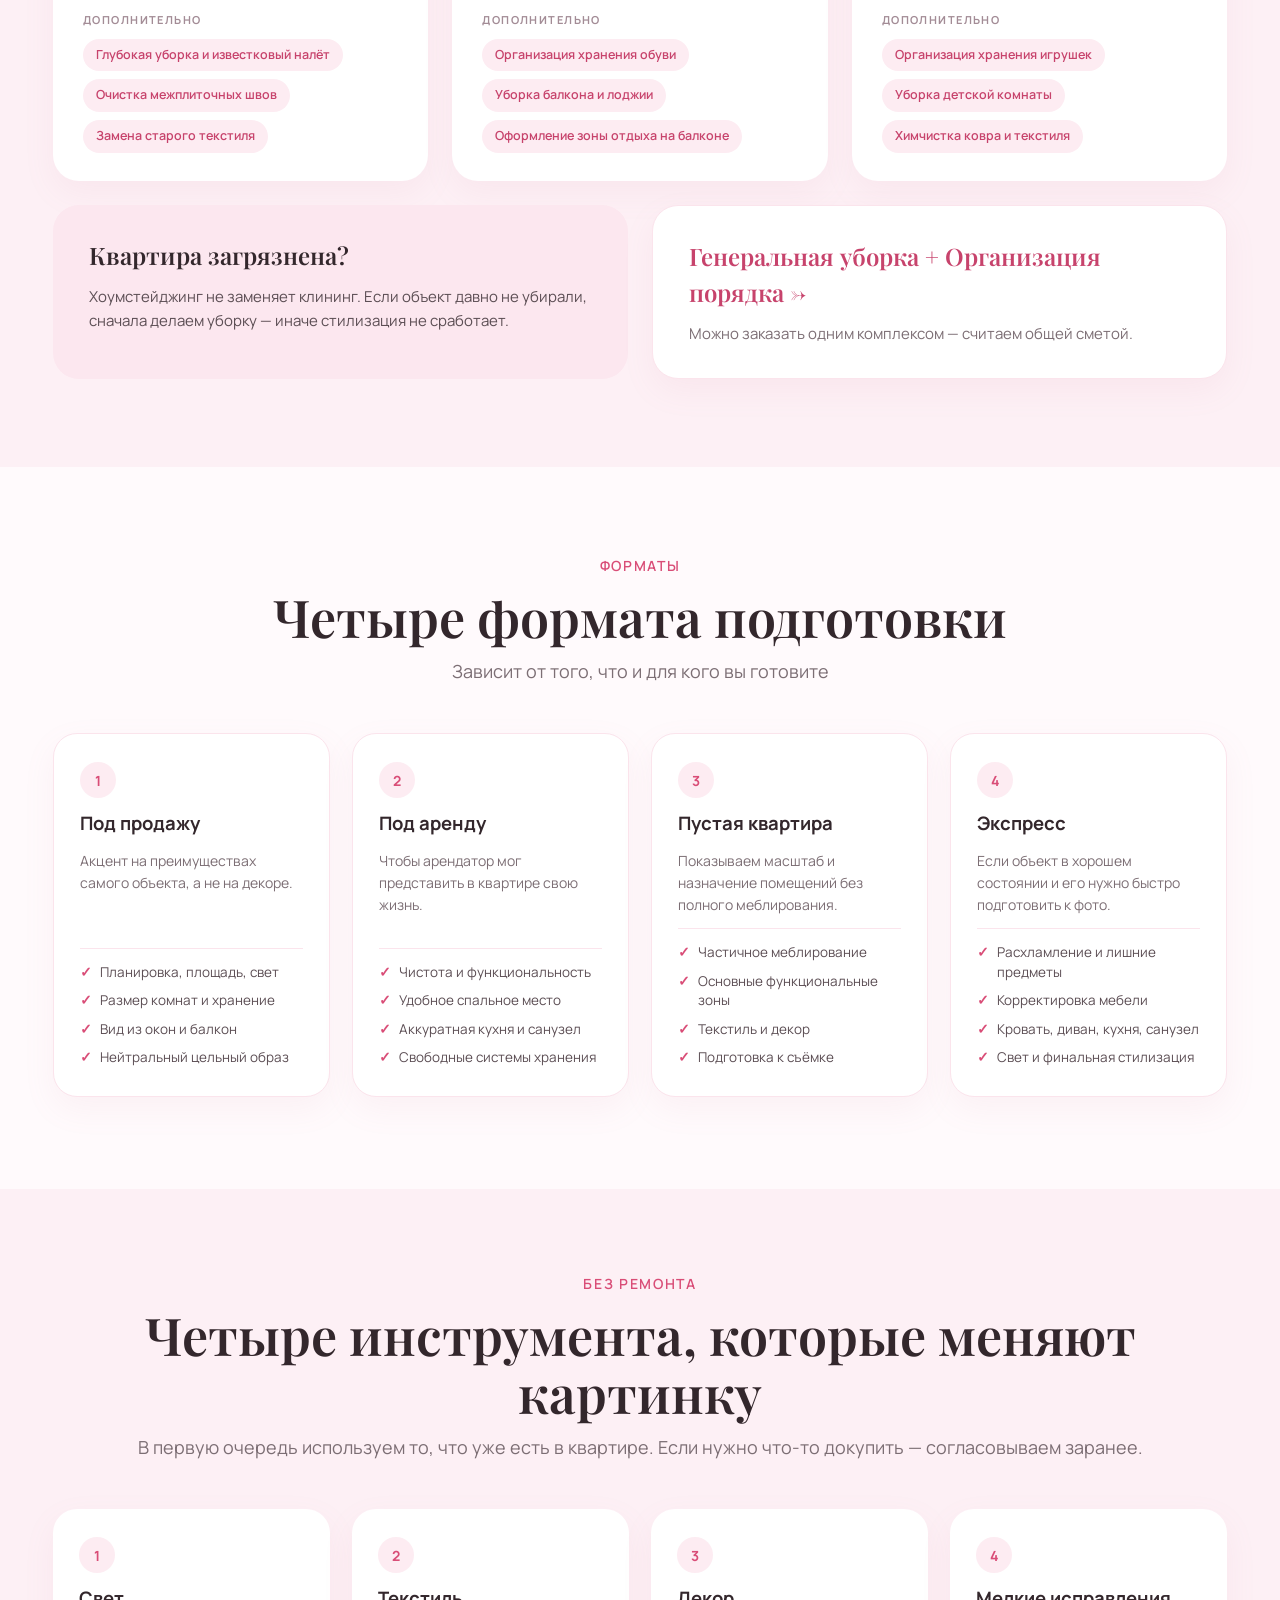
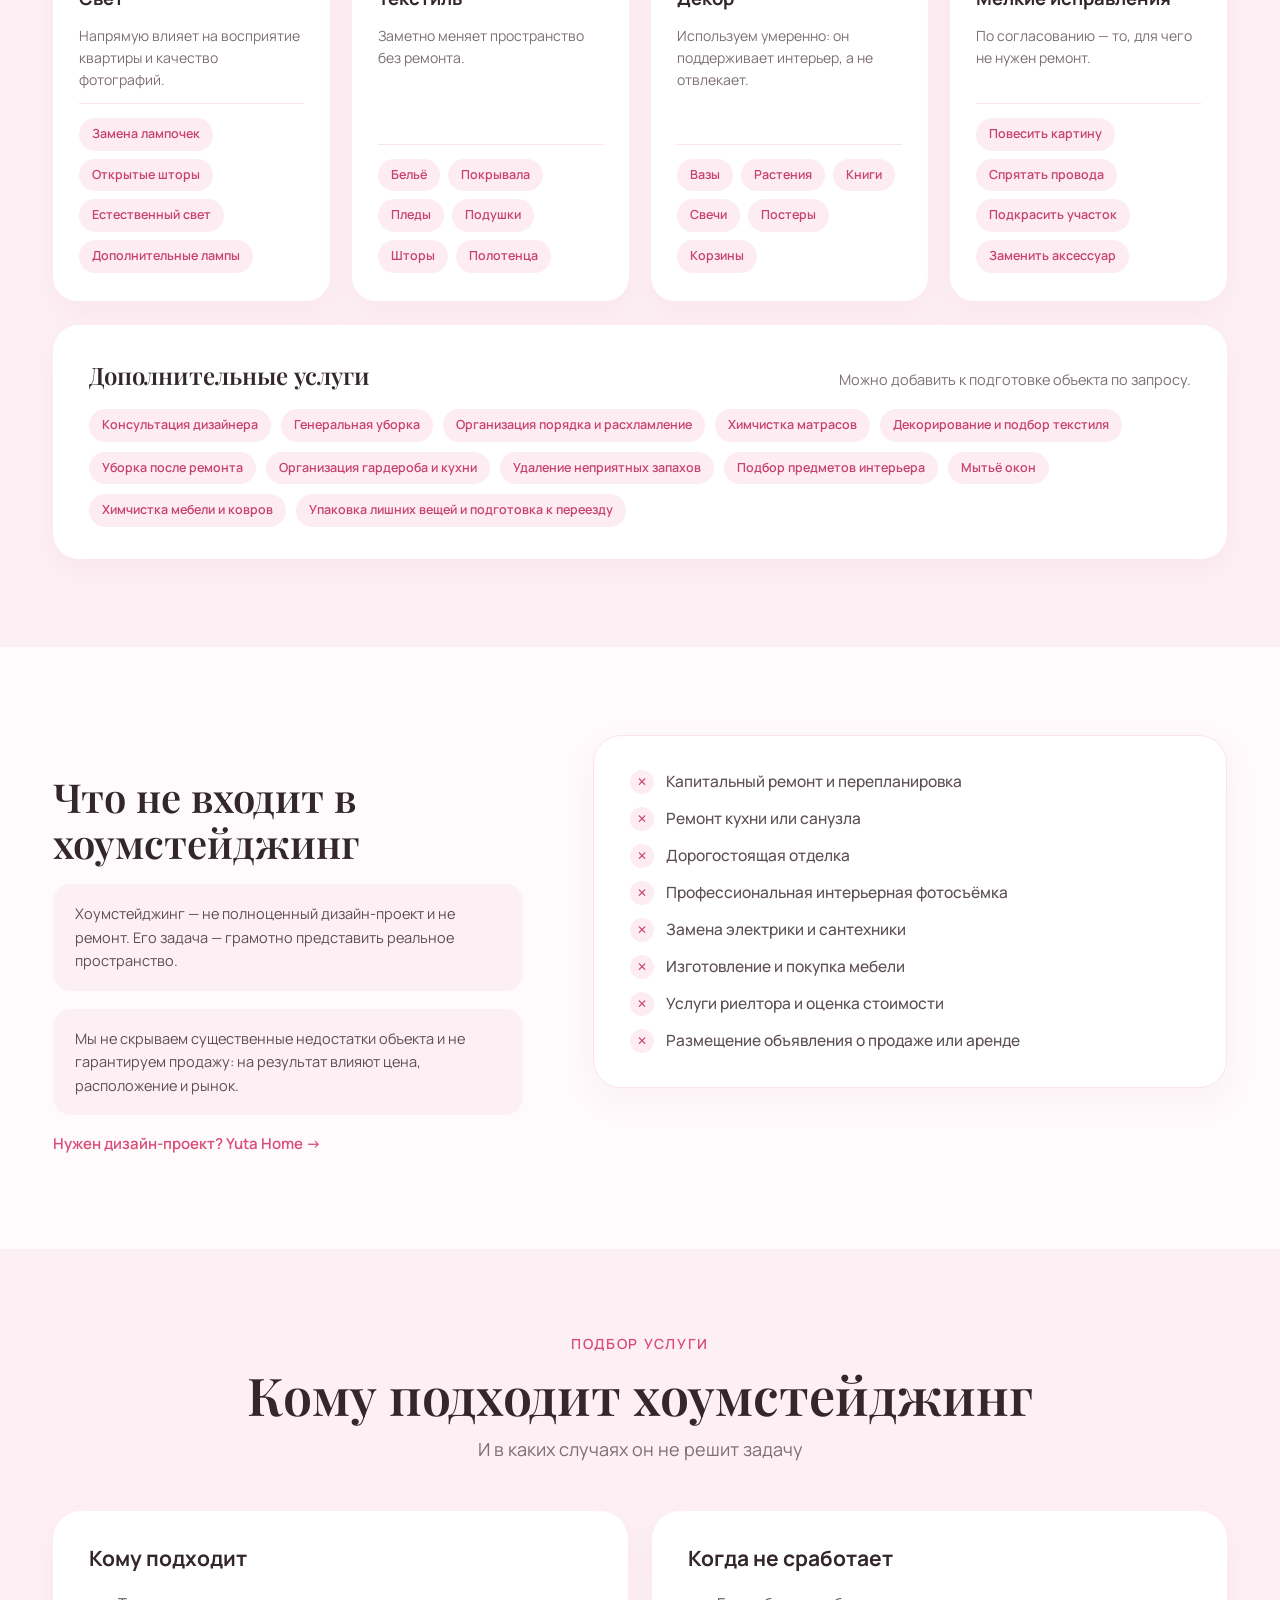
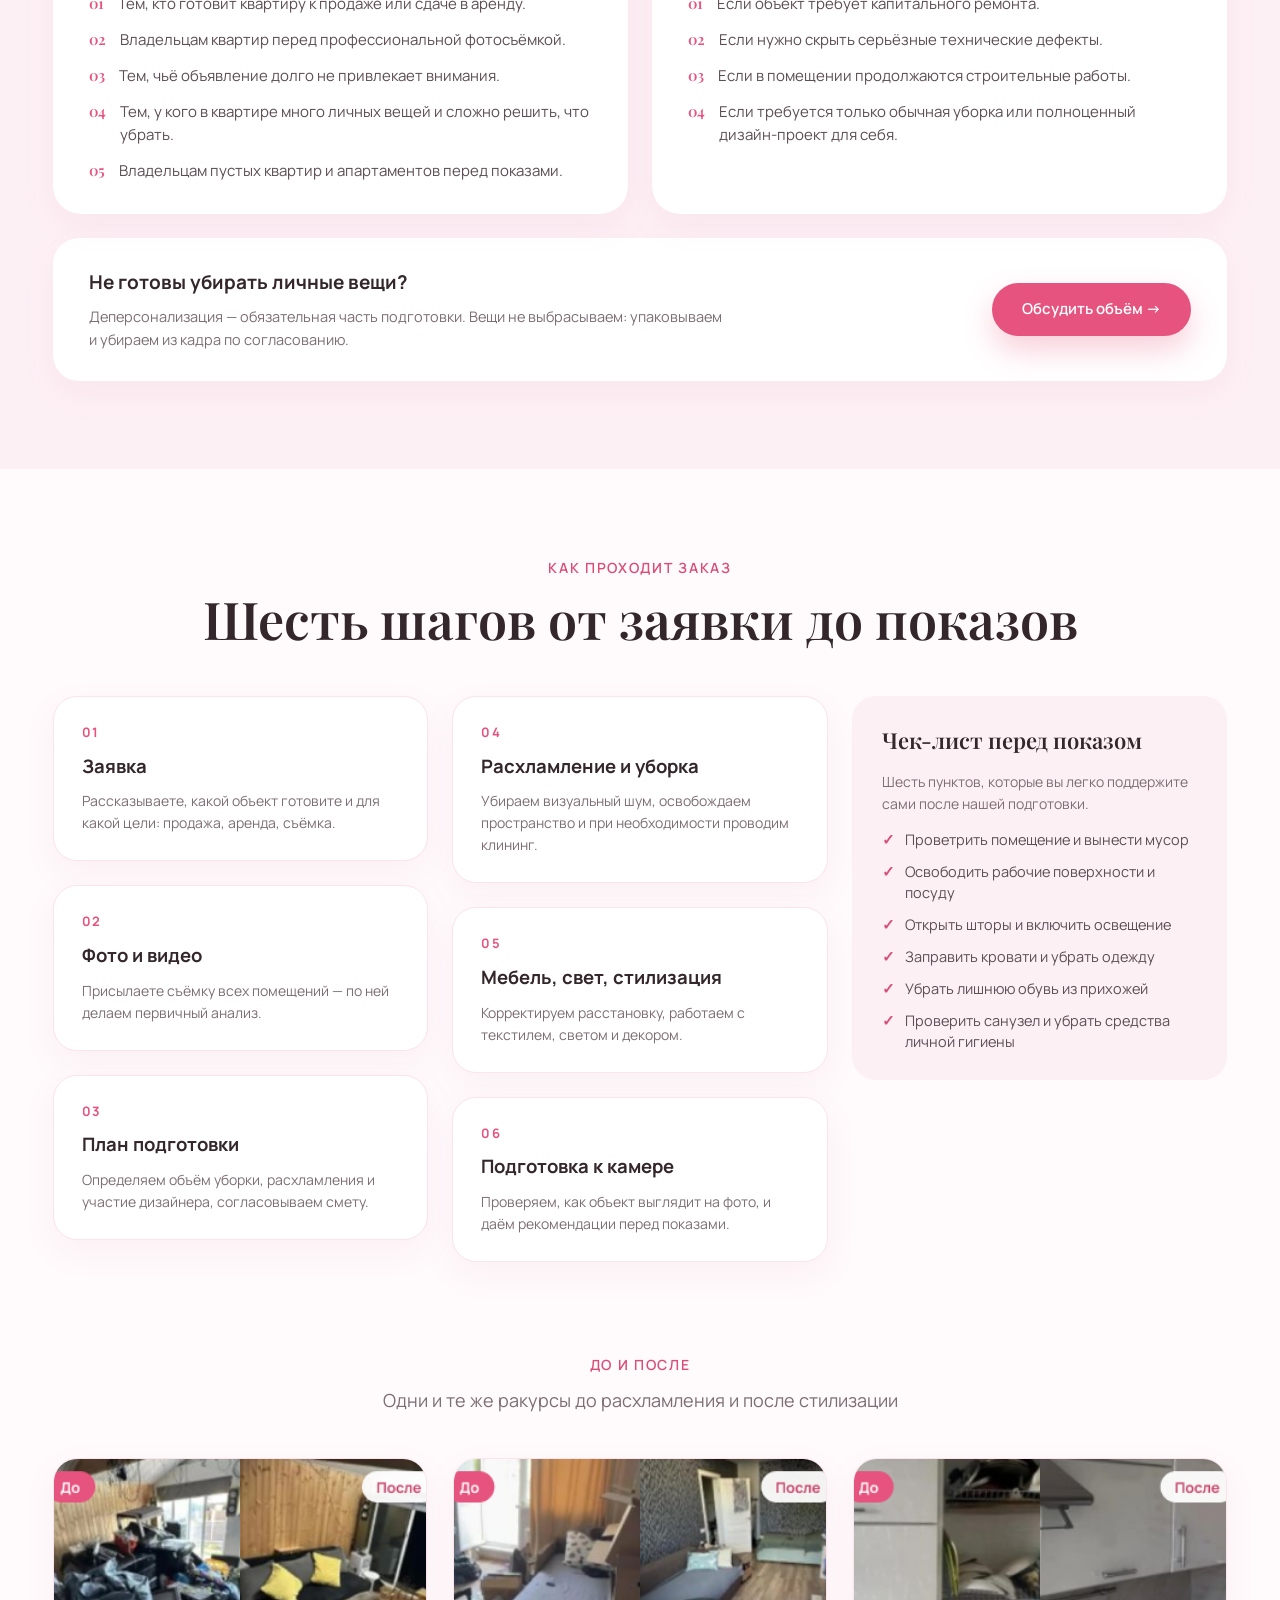
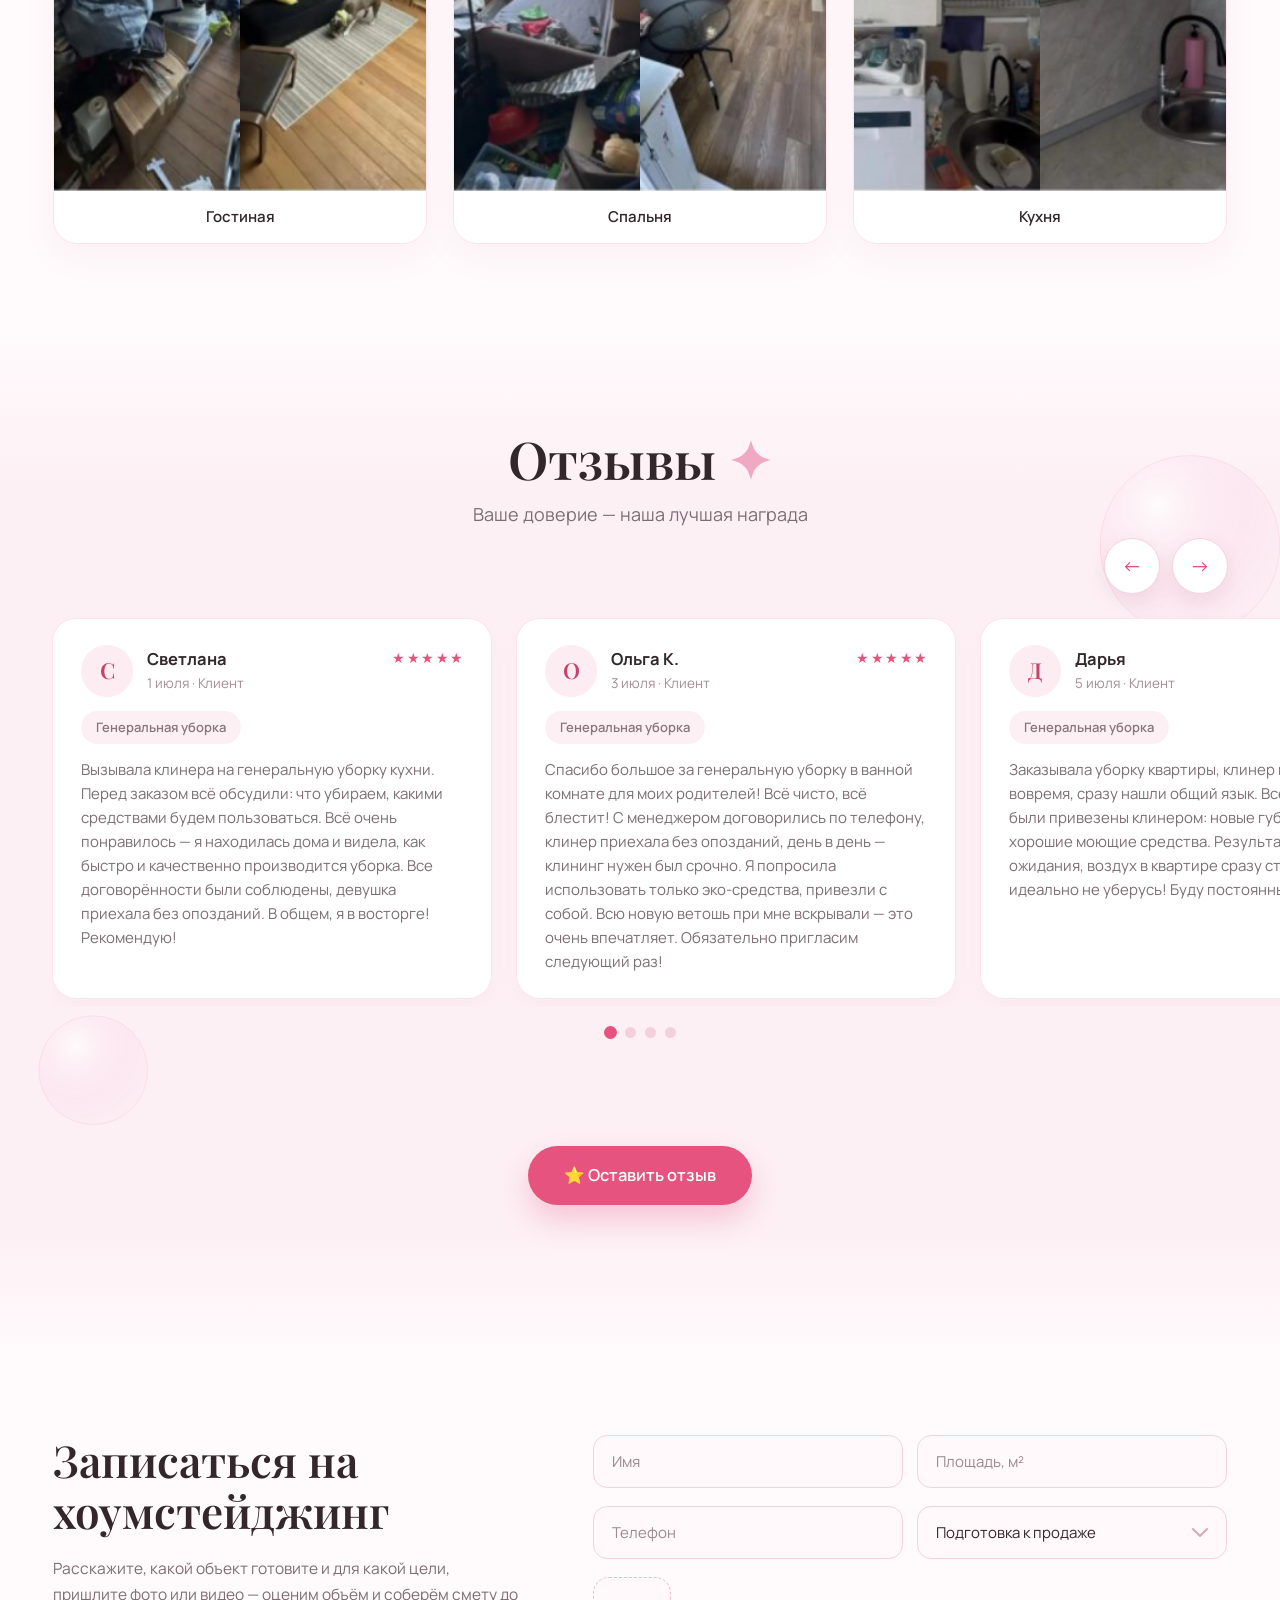
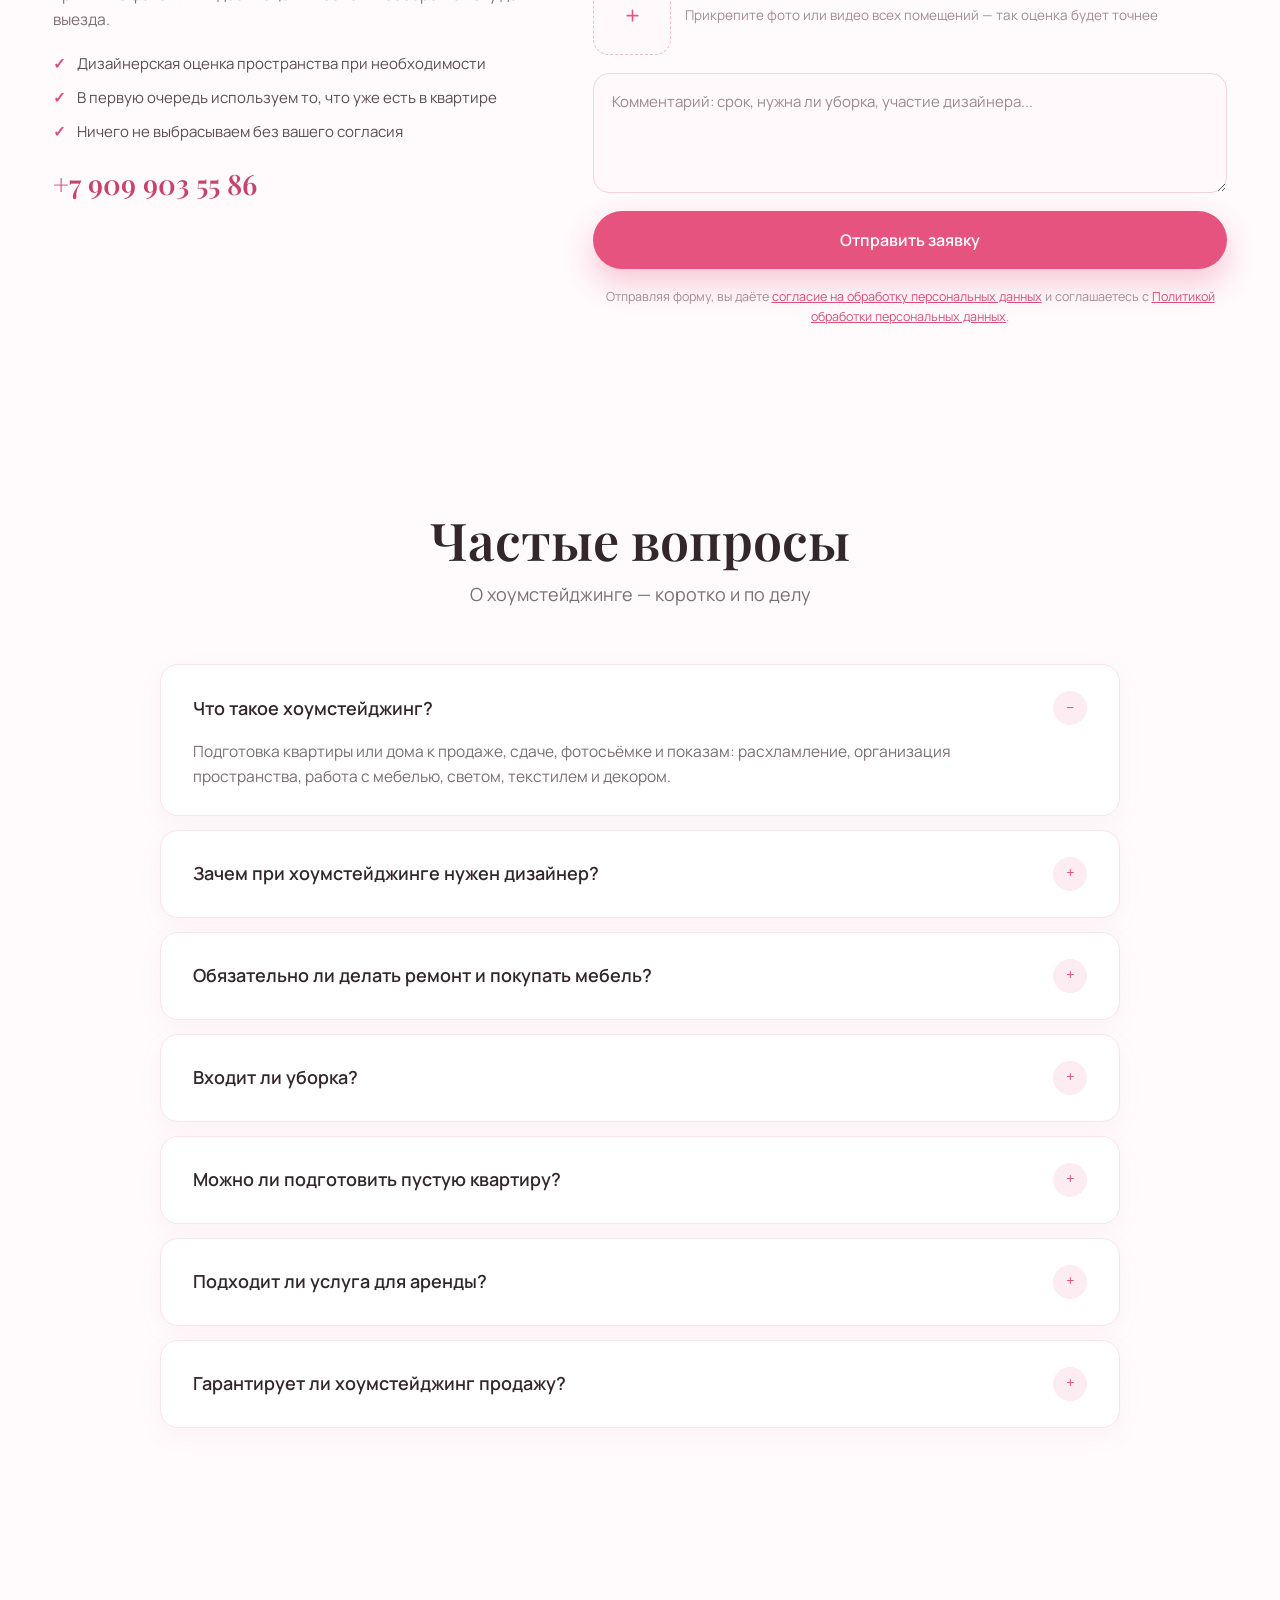
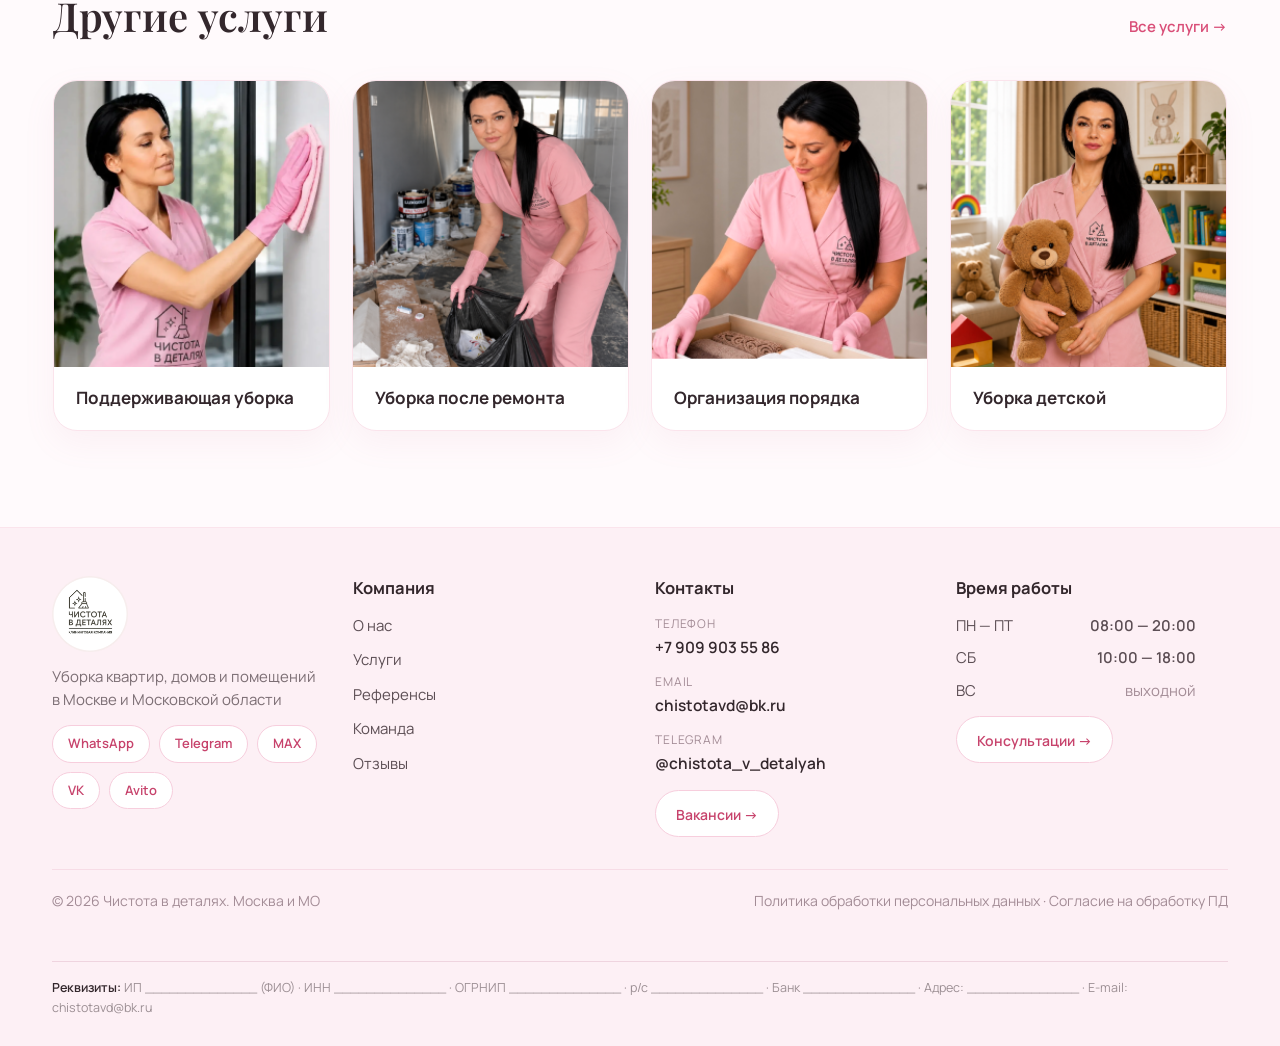
<file: homestaging.html>
<!DOCTYPE html>
<html lang="ru">
<head>
<meta charset="UTF-8">
<meta name="viewport" content="width=device-width, initial-scale=1.0">
<title>Хоумстейджинг квартиры и дома — Клининговая компания «Чистота»</title>
<meta name="description" content="Хоумстейджинг в Москве и МО: готовим квартиру к продаже или сдаче. Порядок, уют и привлекательный вид для покупателей.">
<meta property="og:type" content="website">
<meta property="og:title" content="Хоумстейджинг квартиры — Чистота в деталях">
<meta property="og:description" content="Хоумстейджинг в Москве и МО: готовим квартиру к продаже или сдаче. Порядок, уют и привлекательный вид для покупателей.">
<meta property="og:image" content="assets/ostalnye/p04_hero.png">
<meta property="og:locale" content="ru_RU">
<link rel="preconnect" href="https://fonts.googleapis.com">
<link rel="preconnect" href="https://fonts.gstatic.com" crossorigin>
<link href="https://fonts.googleapis.com/css2?family=Manrope:wght@400;500;600;700&family=Playfair+Display:wght@600&display=swap" rel="stylesheet">
<link rel="stylesheet" href="css/style.css">
<link rel="stylesheet" href="css/pages/p04.css">
<link rel="stylesheet" href="css/mobile.css">
<link rel="stylesheet" href="css/popup.css"><link rel="stylesheet" href="css/anim.css">
</head>
<body>
<div class="page">
  <div class="blob blob1"></div>

  <header class="header">
    <div class="container header-in">
      <a href="index.html" class="logo"><img src="assets/ostalnye/p1_8_892.png" alt="Чистота в деталях"></a>
      <nav class="nav">
        <a href="index.html#about">О нас</a>
        <a href="index.html#services">Услуги</a>
        <a href="index.html#refs">Референсы</a>
        <a href="index.html#team">Команда</a>
        <a href="#reviews">Отзывы</a>
        <a href="#footer">Контакты</a>
      </nav>
      <div class="header-right">
        <a href="tel:+79099035586" class="header-phone">
          <b>+7 909 903 55 86</b>
          <span>Ежедневно с 08:00</span>
        </a>
        <a href="#order" class="header-cta" aria-label="Рассчитать стоимость"><svg class="cta-icon" viewBox="0 0 24 24" fill="none" aria-hidden="true"><path d="M6.62 10.79c1.44 2.83 3.76 5.14 6.59 6.59l2.2-2.2c.27-.27.67-.36 1.02-.24 1.12.37 2.33.57 3.57.57.55 0 1 .45 1 1V20c0 .55-.45 1-1 1-9.39 0-17-7.61-17-17 0-.55.45-1 1-1h3.5c.55 0 1 .45 1 1 0 1.25.2 2.45.57 3.57.11.35.03.74-.25 1.02l-2.2 2.2z" fill="#fff"/></svg><span class="cta-text">Рассчитать</span></a>
      </div>
      <button class="burger" aria-label="Меню"><span></span><span></span><span></span></button>
    </div>
  </header>

  <main>
    <section class="hs-hero">
      <div class="hs-wrap">
        <nav class="hs-crumb"><a href="index.html">Главная</a><span>/</span><a href="index.html#services">Услуги</a><span>/</span><b>Хоумстейджинг</b></nav>
        <div class="hs-hero-in">
          <div class="hs-hero-left">
            <span class="hs-badge">✦ УСЛУГА · МОСКВА И МО</span>
            <h1>Хоумстейджинг<br>квартиры и дома</h1>
            <div class="hs-hero-lead">
              <p>Подготовка объекта к продаже, сдаче в аренду, фотосьёмке и показам. Убираем визуальный шум, освобождаем пространство, переставляем мебель, работаем со светом, текстилем и декором.</p>
              <p>Задача — не ремонт и не новый интерьер, а раскрыть сильные стороны уже существующего пространства.</p>
            </div>
            <div class="hs-hero-meta">
              <div><div class="hs-meta-label">Стоимость</div><div class="hs-meta-val serif">от 25 000 ₽</div></div>
              <div><div class="hs-meta-label">Срок</div><div class="hs-meta-val">1—2 выезда</div></div>
              <div><div class="hs-meta-label">Команда</div><div class="hs-meta-val">Клинеры + Дизайнер</div></div>
            </div>
            <div class="hs-hero-cta">
              <a href="#order" class="btn btn-pink">Рассчитать стоимость</a>
              <a href="#sostav" class="hs-more">Подробный список работ</a>
            </div>
          </div>
          <div class="hs-hero-right">
            <div class="hs-hero-photo"><img loading="lazy" decoding="async" src="assets/ostalnye/p04_hero.png" alt="Гостиная после хоумстейджинга"></div>
          </div>
        </div>
      </div>
    </section>

    <section class="hs-complex" id="sostav">
      <div class="hs-wrap">
        <div class="hs-complex-head">
          <div class="hs-complex-col">
            <h2>В комплекс входит</h2>
            <p>Базовый состав подготовки объекта — точный перечень собираем под вашу квартиру.</p>
          </div>
          <div class="hs-complex-col">
            <h2>Срок и команда</h2>
            <p>Зависят от площади и количества вещей.</p>
          </div>
        </div>
        <div class="hs-checks">
          <div class="hs-check"><i>✓</i><span>Оценка состояния и сильных сторон объекта</span></div>
          <div class="hs-check"><i>✓</i><span>Расхламление и деперсонализация</span></div>
          <div class="hs-check"><i>✓</i><span>Перестановка существующей мебели</span></div>
          <div class="hs-check"><i>✓</i><span>Визуальное увеличение пространства</span></div>
          <div class="hs-check"><i>✓</i><span>Оформление кроватей и текстиля</span></div>
          <div class="hs-check"><i>✓</i><span>Работа с декором</span></div>
          <div class="hs-check"><i>✓</i><span>Консультация по визуальному оформлению</span></div>
          <div class="hs-check"><i>✓</i><span>Организация порядка и систем хранения</span></div>
          <div class="hs-check"><i>✓</i><span>Освобождение проходов и окон</span></div>
          <div class="hs-check"><i>✓</i><span>Работа со светом</span></div>
          <div class="hs-check"><i>✓</i><span>Оформление кухни и санузла</span></div>
          <div class="hs-check"><i>✓</i><span>Подготовка к фотосъёмке и показам</span></div>
        </div>
        <p class="hs-complex-note">Небольшую квартиру готовим за один выезд. Объекты, требующие расхламления и уборки, — в два этапа. Хоумстейджинг можно совместить с генеральной уборкой и организацией порядка — тогда объект готов полностью.</p>
      </div>
    </section>

    <section class="hs-designer">
      <div class="hs-wrap">
        <div class="sec-head">
          <span class="kicker">Команда проекта</span>
          <h2 class="sec-title">Вместе с дизайнером Марией Колпаковой</h2>
          <p class="sec-sub">Основательница и главный дизайнер студии интерьерного дизайна Yuta Home</p>
        </div>
        <div class="hs-designer-card">
          <div class="hs-designer-left">
            <div class="hs-designer-photo"><img loading="lazy" decoding="async" src="assets/ostalnye/p04_designer.png" alt="Дизайнер Мария Колпакова"></div>
            <a href="#" class="hs-yuta">yutahome.ru →</a>
          </div>
          <div class="hs-designer-body">
            <h3>Что даёт взгляд дизайнера</h3>
            <p>Хоумстейджинг — это больше, чем уборка и красивый декор. Дизайнер помогает понять:</p>
            <div class="hs-designer-list">
              <div class="hs-check"><i>✓</i><span>Что визуально перегружает квартиру</span></div>
              <div class="hs-check"><i>✓</i><span>Как сделать помещение визуально просторнее</span></div>
              <div class="hs-check"><i>✓</i><span>Чего не хватает интерьеру для завершённого вида</span></div>
              <div class="hs-check"><i>✓</i><span>Какую мебель оставить, убрать или переставить</span></div>
              <div class="hs-check"><i>✓</i><span>Как работают вместе свет, цвет и текстиль</span></div>
            </div>
            <div class="hs-designer-tags">
              <div class="hs-tagcard">
                <h4>ЧТО ДЕЛАЕМ МЫ</h4>
                <ul>
                  <li>Уборка, расхламление, организация порядка</li>
                  <li>Подготовка шкафов и систем хранения</li>
                  <li>Кухня, санузел, работа с текстилем</li>
                  <li>Подготовка объекта к съёмке и показам</li>
                </ul>
              </div>
              <div class="hs-tagcard">
                <h4>ЧТО ДЕЛАЕТ МАРИЯ</h4>
                <ul>
                  <li>Оценка пространства и композиции</li>
                  <li>Расстановка мебели и функциональные зоны</li>
                  <li>Текстиль, декор, цветовые акценты</li>
                  <li>Финальная стилизация под камеру</li>
                </ul>
              </div>
            </div>
          </div>
        </div>
        <p class="hs-designer-result">Yuta Home создаёт интерьеры, которые отражают характер и привычки владельцев: от планировочных решений и концепции до комплектации и декорирования. В результате вы получаете не просто убранную квартиру, а подготовленный интерьер, где клининг, организация пространства и дизайнерские решения работают вместе.</p>
      </div>
    </section>

    <section class="hs-method">
      <div class="hs-wrap">
        <div class="sec-head">
          <span class="kicker">Метод</span>
          <h2 class="sec-title">Четыре шага подготовки</h2>
          <p class="sec-sub">От оценки пространства до финальной стилизации под камеру</p>
        </div>
        <div class="hs-method-grid">
          <div class="hs-step">
            <span class="hs-step-num">01</span>
            <h3>Оценка объекта</h3>
            <p>Смотрим, что можно улучшить без ремонта и больших вложений.</p>
            <ul>
              <li>Планировка и состояние</li>
              <li>Освещение и цветовая гамма</li>
              <li>Сильные стороны квартиры</li>
              <li>Количество мебели и вещей</li>
              <li>Визуальный шум</li>
              <li>Готовность к съёмке</li>
            </ul>
            <p class="hs-step-note">На этом этапе подключается дизайнерская оценка пространства.</p>
          </div>
          <div class="hs-step">
            <span class="hs-step-num">02</span>
            <h3>Расхламление и деперсонализация</h3>
            <p>Лишние вещи визуально уменьшают помещение и отвлекают от самой квартиры.</p>
            <ul>
              <li>Освобождение поверхностей</li>
              <li>Открытое хранение и полки</li>
              <li>Семейные фото и личные вещи</li>
              <li>Подоконники и столешницы</li>
              <li>Лишняя мебель и проходы</li>
              <li>Упаковка редко используемого</li>
            </ul>
            <p class="hs-step-note">Личные вещи не выбрасываем — убираем из кадра по согласованию.</p>
          </div>
          <div class="hs-step">
            <span class="hs-step-num">03</span>
            <h3>Мебель, свет и текстиль</h3>
            <p>Чаще всего достаточно грамотно использовать то, что уже есть в квартире.</p>
            <ul>
              <li>Перестановка существующей мебели</li>
              <li>Функциональные зоны</li>
              <li>Шторы, бельё, пледы, подушки</li>
              <li>Композиционный центр комнаты</li>
              <li>Доступ к окнам и свет</li>
              <li>Замена перегоревших лампочек</li>
              <li>Умеренный декор</li>
            </ul>
          </div>
          <div class="hs-step">
            <span class="hs-step-num">04</span>
            <h3>Финальная стилизация</h3>
            <p>Собираем комнаты в единое пространство и проверяем, как объект выглядит на фото.</p>
            <ul>
              <li>Кухня и санузел под камеру</li>
              <li>Проверка композиции кадра</li>
              <li>Оформление кроватей и дивана</li>
              <li>Зеркала, стекло, провода</li>
              <li>Рекомендации перед показами</li>
            </ul>
            <p class="hs-step-note">Рекомендации по расстановке и текстилю даём вместе с дизайнером. При необходимости дизайнер участвует в финальной стилизации.</p>
          </div>
        </div>
      </div>
    </section>

    <section class="hs-zones">
      <div class="hs-wrap">
        <div class="sec-head">
          <span class="kicker">Состав работ</span>
          <h2 class="sec-title">Что входит по зонам</h2>
          <p class="sec-sub">Точный перечень собираем под объект после фото или осмотра</p>
        </div>
        <div class="hs-zones-grid">
          <div class="hs-zone">
            <h3>Гостиная</h3>
            <ul>
              <li>Освобождаем журнальный столик и поверхности</li>
              <li>Организуем диванную группу</li>
              <li>Оформляем диван, подушки, плед</li>
              <li>Приводим в порядок шторы и окна</li>
              <li>Корректируем освещение</li>
              <li>Убираем лишние провода</li>
            </ul>
            <div class="hs-extra"><span class="hs-extra-label">ДОПОЛНИТЕЛЬНО</span><div class="hs-extra-pills"><span class="hs-pill">Подбор текстиля и декора</span><span class="hs-pill">Химчистка мягкой мебели и ковров</span><span class="hs-pill">Генеральная уборка гостиной</span></div></div>
          </div>
          <div class="hs-zone">
            <h3>Спальня</h3>
            <ul>
              <li>Застилаем кровать и оформляем бельё</li>
              <li>Покрывало, плед, подушки</li>
              <li>Освобождаем прикроватные тумбы</li>
              <li>Убираем личные вещи и одежду</li>
              <li>Корректируем освещение</li>
              <li>Убираем лишнюю мебель из кадра</li>
            </ul>
            <div class="hs-extra"><span class="hs-extra-label">ДОПОЛНИТЕЛЬНО</span><div class="hs-extra-pills"><span class="hs-pill">Подбор текстиля</span><span class="hs-pill">Организация гардероба</span><span class="hs-pill">Химчистка матраса и изголовья</span></div></div>
          </div>
          <div class="hs-zone">
            <h3>Кухня</h3>
            <ul>
              <li>Освобождаем рабочую поверхность</li>
              <li>Убираем лишнюю технику со столешницы</li>
              <li>Приводим фасады в порядок</li>
              <li>Оформляем обеденную зону</li>
              <li>Освобождаем холодильник от магнитов</li>
              <li>Добавляем минимальный декор</li>
            </ul>
            <div class="hs-extra"><span class="hs-extra-label">ДОПОЛНИТЕЛЬНО</span><div class="hs-extra-pills"><span class="hs-pill">Генеральная уборка кухни</span><span class="hs-pill">Организация шкафов и холодильника</span><span class="hs-pill">Устранение сложных загрязнений</span></div></div>
          </div>
          <div class="hs-zone">
            <h3>Санузел</h3>
            <ul>
              <li>Убираем бытовую химию из поля зрения</li>
              <li>Убираем личную косметику</li>
              <li>Освобождаем раковину</li>
              <li>Оформляем полотенца</li>
              <li>Готовим зеркала и полки</li>
              <li>Собираем аккуратную композицию</li>
            </ul>
            <div class="hs-extra"><span class="hs-extra-label">ДОПОЛНИТЕЛЬНО</span><div class="hs-extra-pills"><span class="hs-pill">Глубокая уборка и известковый налёт</span><span class="hs-pill">Очистка межплиточных швов</span><span class="hs-pill">Замена старого текстиля</span></div></div>
          </div>
          <div class="hs-zone">
            <h3>Прихожая и балкон</h3>
            <ul>
              <li>Убираем лишнюю обувь и одежду</li>
              <li>Освобождаем проход и пол</li>
              <li>Организуем ключи и мелочи</li>
              <li>Очищаем зеркало</li>
              <li>Расхламляем балкон</li>
              <li>Обозначаем назначение пространства</li>
            </ul>
            <div class="hs-extra"><span class="hs-extra-label">ДОПОЛНИТЕЛЬНО</span><div class="hs-extra-pills"><span class="hs-pill">Организация хранения обуви</span><span class="hs-pill">Уборка балкона и лоджии</span><span class="hs-pill">Оформление зоны отдыха на балконе</span></div></div>
          </div>
          <div class="hs-zone">
            <h3>Детская</h3>
            <ul>
              <li>Сокращаем игрушки в открытом доступе</li>
              <li>Организуем игрушки и книги</li>
              <li>Освобождаем пол</li>
              <li>Приводим в порядок кровать</li>
              <li>Организуем письменный стол</li>
              <li>Обозначаем функциональные зоны</li>
            </ul>
            <div class="hs-extra"><span class="hs-extra-label">ДОПОЛНИТЕЛЬНО</span><div class="hs-extra-pills"><span class="hs-pill">Организация хранения игрушек</span><span class="hs-pill">Уборка детской комнаты</span><span class="hs-pill">Химчистка ковра и текстиля</span></div></div>
          </div>
        </div>
        <div class="hs-zones-bottom">
          <div class="hs-warn">
            <h3>Квартира загрязнена?</h3>
            <p>Хоумстейджинг не заменяет клининг. Если объект давно не убирали, сначала делаем уборку — иначе стилизация не сработает.</p>
          </div>
          <div class="hs-combo">
            <h3>Генеральная уборка + Организация порядка →</h3>
            <p>Можно заказать одним комплексом — считаем общей сметой.</p>
          </div>
        </div>
      </div>
    </section>

    <section class="hs-formats">
      <div class="hs-wrap">
        <div class="sec-head">
          <span class="kicker">Форматы</span>
          <h2 class="sec-title">Четыре формата подготовки</h2>
          <p class="sec-sub">Зависит от того, что и для кого вы готовите</p>
        </div>
        <div class="hs-formats-grid">
          <div class="hs-fmt">
            <span class="hs-fmt-num">1</span>
            <h3>Под продажу</h3>
            <p>Акцент на преимуществах самого объекта, а не на декоре.</p>
            <ul>
              <li>Планировка, площадь, свет</li>
              <li>Размер комнат и хранение</li>
              <li>Вид из окон и балкон</li>
              <li>Нейтральный цельный образ</li>
            </ul>
          </div>
          <div class="hs-fmt">
            <span class="hs-fmt-num">2</span>
            <h3>Под аренду</h3>
            <p>Чтобы арендатор мог представить в квартире свою жизнь.</p>
            <ul>
              <li>Чистота и функциональность</li>
              <li>Удобное спальное место</li>
              <li>Аккуратная кухня и санузел</li>
              <li>Свободные системы хранения</li>
            </ul>
          </div>
          <div class="hs-fmt">
            <span class="hs-fmt-num">3</span>
            <h3>Пустая квартира</h3>
            <p>Показываем масштаб и назначение помещений без полного меблирования.</p>
            <ul>
              <li>Частичное меблирование</li>
              <li>Основные функциональные зоны</li>
              <li>Текстиль и декор</li>
              <li>Подготовка к съёмке</li>
            </ul>
          </div>
          <div class="hs-fmt">
            <span class="hs-fmt-num">4</span>
            <h3>Экспресс</h3>
            <p>Если объект в хорошем состоянии и его нужно быстро подготовить к фото.</p>
            <ul>
              <li>Расхламление и лишние предметы</li>
              <li>Корректировка мебели</li>
              <li>Кровать, диван, кухня, санузел</li>
              <li>Свет и финальная стилизация</li>
            </ul>
          </div>
        </div>
      </div>
    </section>

    <section class="hs-tools">
      <div class="hs-wrap">
        <div class="sec-head">
          <span class="kicker">Без ремонта</span>
          <h2 class="sec-title">Четыре инструмента, которые меняют картинку</h2>
          <p class="sec-sub">В первую очередь используем то, что уже есть в квартире. Если нужно что-то докупить — согласовываем заранее.</p>
        </div>
        <div class="hs-tools-grid">
          <div class="hs-tool">
            <span class="hs-tool-num">1</span>
            <h3>Свет</h3>
            <p>Напрямую влияет на восприятие квартиры и качество фотографий.</p>
            <div class="hs-extra-pills"><span class="hs-pill">Замена лампочек</span><span class="hs-pill">Открытые шторы</span><span class="hs-pill">Естественный свет</span><span class="hs-pill">Дополнительные лампы</span></div>
          </div>
          <div class="hs-tool">
            <span class="hs-tool-num">2</span>
            <h3>Текстиль</h3>
            <p>Заметно меняет пространство без ремонта.</p>
            <div class="hs-extra-pills"><span class="hs-pill">Бельё</span><span class="hs-pill">Покрывала</span><span class="hs-pill">Пледы</span><span class="hs-pill">Подушки</span><span class="hs-pill">Шторы</span><span class="hs-pill">Полотенца</span></div>
          </div>
          <div class="hs-tool">
            <span class="hs-tool-num">3</span>
            <h3>Декор</h3>
            <p>Используем умеренно: он поддерживает интерьер, а не отвлекает.</p>
            <div class="hs-extra-pills"><span class="hs-pill">Вазы</span><span class="hs-pill">Растения</span><span class="hs-pill">Книги</span><span class="hs-pill">Свечи</span><span class="hs-pill">Постеры</span><span class="hs-pill">Корзины</span></div>
          </div>
          <div class="hs-tool">
            <span class="hs-tool-num">4</span>
            <h3>Мелкие исправления</h3>
            <p>По согласованию — то, для чего не нужен ремонт.</p>
            <div class="hs-extra-pills"><span class="hs-pill">Повесить картину</span><span class="hs-pill">Спрятать провода</span><span class="hs-pill">Подкрасить участок</span><span class="hs-pill">Заменить аксессуар</span></div>
          </div>
        </div>
        <div class="hs-tools-panel">
          <div class="hs-tools-panel-head">
            <h3>Дополнительные услуги</h3>
            <p>Можно добавить к подготовке объекта по запросу.</p>
          </div>
          <div class="hs-extra-pills">
            <span class="hs-pill">Консультация дизайнера</span>
            <span class="hs-pill">Генеральная уборка</span>
            <span class="hs-pill">Организация порядка и расхламление</span>
            <span class="hs-pill">Химчистка матрасов</span>
            <span class="hs-pill">Декорирование и подбор текстиля</span>
            <span class="hs-pill">Уборка после ремонта</span>
            <span class="hs-pill">Организация гардероба и кухни</span>
            <span class="hs-pill">Удаление неприятных запахов</span>
            <span class="hs-pill">Подбор предметов интерьера</span>
            <span class="hs-pill">Мытьё окон</span>
            <span class="hs-pill">Химчистка мебели и ковров</span>
            <span class="hs-pill">Упаковка лишних вещей и подготовка к переезду</span>
          </div>
        </div>
      </div>
    </section>

    <section class="hs-exclude">
      <div class="hs-wrap hs-exclude-in">
        <div class="hs-exclude-left">
          <span class="kicker">Важно знать</span>
          <h2>Что не входит в хоумстейджинг</h2>
          <div class="hs-exclude-note">Хоумстейджинг — не полноценный дизайн-проект и не ремонт. Его задача — грамотно представить реальное пространство.</div>
          <div class="hs-exclude-note">Мы не скрываем существенные недостатки объекта и не гарантируем продажу: на результат влияют цена, расположение и рынок.</div>
          <a href="#" class="hs-more">Нужен дизайн-проект? Yuta Home →</a>
        </div>
        <div class="hs-exclude-card">
          <ul>
            <li><i>✕</i>Капитальный ремонт и перепланировка</li>
            <li><i>✕</i>Ремонт кухни или санузла</li>
            <li><i>✕</i>Дорогостоящая отделка</li>
            <li><i>✕</i>Профессиональная интерьерная фотосъёмка</li>
            <li><i>✕</i>Замена электрики и сантехники</li>
            <li><i>✕</i>Изготовление и покупка мебели</li>
            <li><i>✕</i>Услуги риелтора и оценка стоимости</li>
            <li><i>✕</i>Размещение объявления о продаже или аренде</li>
          </ul>
        </div>
      </div>
    </section>

    <section class="hs-fit">
      <div class="hs-wrap">
        <div class="sec-head">
          <span class="kicker">Подбор услуги</span>
          <h2 class="sec-title">Кому подходит хоумстейджинг</h2>
          <p class="sec-sub">И в каких случаях он не решит задачу</p>
        </div>
        <div class="hs-fit-grid">
          <div class="hs-fit-card">
            <h3>Кому подходит</h3>
            <ol>
              <li>Тем, кто готовит квартиру к продаже или сдаче в аренду.</li>
              <li>Владельцам квартир перед профессиональной фотосъёмкой.</li>
              <li>Тем, чьё объявление долго не привлекает внимания.</li>
              <li>Тем, у кого в квартире много личных вещей и сложно решить, что убрать.</li>
              <li>Владельцам пустых квартир и апартаментов перед показами.</li>
            </ol>
          </div>
          <div class="hs-fit-card">
            <h3>Когда не сработает</h3>
            <ol>
              <li>Если объект требует капитального ремонта.</li>
              <li>Если нужно скрыть серьёзные технические дефекты.</li>
              <li>Если в помещении продолжаются строительные работы.</li>
              <li>Если требуется только обычная уборка или полноценный дизайн-проект для себя.</li>
            </ol>
          </div>
        </div>
        <div class="hs-fit-bottom">
          <div>
            <h3>Не готовы убирать личные вещи?</h3>
            <p>Деперсонализация — обязательная часть подготовки. Вещи не выбрасываем: упаковываем и убираем из кадра по согласованию.</p>
          </div>
          <a href="#order" class="btn btn-pink">Обсудить объём →</a>
        </div>
      </div>
    </section>

    <section class="hs-how">
      <div class="hs-wrap">
        <div class="sec-head">
          <span class="kicker">Как проходит заказ</span>
          <h2 class="sec-title">Шесть шагов от заявки до показов</h2>
        </div>
        <div class="hs-how-grid">
          <div class="hs-how-col">
            <div class="hs-how-step"><b>01</b><h3>Заявка</h3><p>Рассказываете, какой объект готовите и для какой цели: продажа, аренда, съёмка.</p></div>
            <div class="hs-how-step"><b>02</b><h3>Фото и видео</h3><p>Присылаете съёмку всех помещений — по ней делаем первичный анализ.</p></div>
            <div class="hs-how-step"><b>03</b><h3>План подготовки</h3><p>Определяем объём уборки, расхламления и участие дизайнера, согласовываем смету.</p></div>
          </div>
          <div class="hs-how-col">
            <div class="hs-how-step"><b>04</b><h3>Расхламление и уборка</h3><p>Убираем визуальный шум, освобождаем пространство и при необходимости проводим клининг.</p></div>
            <div class="hs-how-step"><b>05</b><h3>Мебель, свет, стилизация</h3><p>Корректируем расстановку, работаем с текстилем, светом и декором.</p></div>
            <div class="hs-how-step"><b>06</b><h3>Подготовка к камере</h3><p>Проверяем, как объект выглядит на фото, и даём рекомендации перед показами.</p></div>
          </div>
          <div class="hs-checklist">
            <h3>Чек-лист перед показом</h3>
            <p>Шесть пунктов, которые вы легко поддержите сами после нашей подготовки.</p>
            <ul>
              <li>Проветрить помещение и вынести мусор</li>
              <li>Освободить рабочие поверхности и посуду</li>
              <li>Открыть шторы и включить освещение</li>
              <li>Заправить кровати и убрать одежду</li>
              <li>Убрать лишнюю обувь из прихожей</li>
              <li>Проверить санузел и убрать средства личной гигиены</li>
            </ul>
          </div>
        </div>
      </div>
    </section>

    <section class="hs-ba">
      <div class="hs-wrap">
        <div class="sec-head">
          <span class="kicker">До и после</span>
          <p class="sec-sub">Одни и те же ракурсы до расхламления и после стилизации</p>
        </div>
        <div class="hs-ba-grid">
          <article class="hs-ba-card">
            <div class="hs-ba-pics"><img loading="lazy" decoding="async" src="assets/raboty/p04_ref1a.png" alt="Гостиная до"><img loading="lazy" decoding="async" src="assets/raboty/p04_ref1b.png" alt="Гостиная после"></div>
            <div class="hs-ba-cap">Гостиная</div>
          </article>
          <article class="hs-ba-card">
            <div class="hs-ba-pics"><img loading="lazy" decoding="async" src="assets/raboty/p04_ref2a.png" alt="Спальня до"><img loading="lazy" decoding="async" src="assets/raboty/p04_ref2b.png" alt="Спальня после"></div>
            <div class="hs-ba-cap">Спальня</div>
          </article>
          <article class="hs-ba-card">
            <div class="hs-ba-pics"><img loading="lazy" decoding="async" src="assets/raboty/p04_ref3a.png" alt="Кухня до"><img loading="lazy" decoding="async" src="assets/raboty/p04_ref3b.png" alt="Кухня после"></div>
            <div class="hs-ba-cap">Кухня</div>
          </article>
        </div>
      </div>
    </section>

    <section class="reviews" id="reviews">
      <img class="reviews-deco" src="assets/ostalnye/p1_8_307.svg" alt="">
      <div class="container reviews-in">
        <div class="rev-head">
          <div class="sec-head">
            <h2 class="sec-title">Отзывы <span class="accent">✦</span></h2>
            <p class="sec-sub">Ваше доверие — наша лучшая награда</p>
          </div>
          <div class="arrows">
            <button class="arrow-btn" data-rev-prev>←</button>
            <button class="arrow-btn" data-rev-next>→</button>
          </div>
        </div>
        <div class="rev-track-wrap">
          <div class="rev-track" data-rev-track>
            <article class="rev-card">
              <div class="rev-top">
                <div class="rev-ava">С</div>
                <div class="rev-name"><b>Светлана</b><span>1 июля · Клиент</span></div>
                <span class="rev-stars">★★★★★</span>
              </div>
              <span class="rev-badge">Генеральная уборка</span>
              <p class="rev-text">Вызывала клинера на генеральную уборку кухни. Перед заказом всё обсудили: что убираем, какими средствами будем пользоваться. Всё очень понравилось — я находилась дома и видела, как быстро и качественно производится уборка. Все договорённости были соблюдены, девушка приехала без опозданий. В общем, я в восторге! Рекомендую!</p>
            </article>
            <article class="rev-card">
              <div class="rev-top">
                <div class="rev-ava">О</div>
                <div class="rev-name"><b>Ольга К.</b><span>3 июля · Клиент</span></div>
                <span class="rev-stars">★★★★★</span>
              </div>
              <span class="rev-badge">Генеральная уборка</span>
              <p class="rev-text">Спасибо большое за генеральную уборку в ванной комнате для моих родителей! Всё чисто, всё блестит! С менеджером договорились по телефону, клинер приехала без опозданий, день в день — клининг нужен был срочно. Я попросила использовать только эко-средства, привезли с собой. Всю новую ветошь при мне вскрывали — это очень впечатляет. Обязательно пригласим следующий раз!</p>
            </article>
            <article class="rev-card">
              <div class="rev-top">
                <div class="rev-ava">Д</div>
                <div class="rev-name"><b>Дарья</b><span>5 июля · Клиент</span></div>
                <span class="rev-stars">★★★★★</span>
              </div>
              <span class="rev-badge">Генеральная уборка</span>
              <p class="rev-text">Заказывала уборку квартиры, клинер приехала вовремя, сразу нашли общий язык. Все средства были привезены клинером: новые губки и тряпки, хорошие моющие средства. Результат превзошёл ожидания, воздух в квартире сразу стал чище. Я так идеально не уберусь! Буду постоянным клиентом.</p>
            </article>
            <article class="rev-card">
              <div class="rev-top">
                <div class="rev-ava">Л</div>
                <div class="rev-name"><b>Лариса Зорина</b><span>7 июля · Клиент</span></div>
                <span class="rev-stars">★★★★★</span>
              </div>
              <span class="rev-badge">Генеральная уборка</span>
              <p class="rev-text">Всё прошло замечательно, девушку приглашаю не первый раз! Быстро, аккуратно, конструктивно. Спасибо!</p>
            </article>
          </div>
        </div>
        <div class="revs-bottom">
          <div class="dots">
            <span class="dot on"></span><span class="dot"></span><span class="dot"></span><span class="dot"></span>
          </div>
          <a href="#" class="btn btn-pink">⭐ Оставить отзыв</a>
        </div>
      </div>
    </section>

    <section class="hs-order" id="order">
      <div class="hs-wrap hs-order-in">
        <div class="hs-order-left">
          <h2>Записаться на хоумстейджинг</h2>
          <p>Расскажите, какой объект готовите и для какой цели, пришлите фото или видео — оценим объём и соберём смету до выезда.</p>
          <ul class="hs-order-list">
            <li>Дизайнерская оценка пространства при необходимости</li>
            <li>В первую очередь используем то, что уже есть в квартире</li>
            <li>Ничего не выбрасываем без вашего согласия</li>
          </ul>
          <a href="tel:+79099035586" class="hs-order-phone">+7 909 903 55 86</a>
        </div>
        <form class="hs-order-form" onsubmit="return false">
          <div class="hs-order-row">
            <input class="hs-inp" type="text" placeholder="Имя">
            <input class="hs-inp" type="text" placeholder="Площадь, м²">
          </div>
          <div class="hs-order-row">
            <input class="hs-inp" type="text" placeholder="Телефон">
            <select class="hs-inp"><option>Подготовка к продаже</option><option>Подготовка к аренде</option><option>Пустая квартира</option><option>Экспресс к фотосъёмке</option></select>
          </div>
          <div class="hs-attach">
            <span class="hs-attach-add">+</span>
            <span class="hs-attach-hint">Прикрепите фото или видео всех помещений — так оценка будет точнее</span>
          </div>
          <textarea class="hs-textarea" placeholder="Комментарий: срок, нужна ли уборка, участие дизайнера..."></textarea>
          <button class="hs-send" type="submit">Отправить заявку</button>
          <p class="hs-order-note">Нажимая кнопку, вы соглашаетесь с политикой обработки персональных данных</p>
        </form>
      </div>
    </section>

    <section class="faq">
      <div class="container faq-in hs-faq-head">
        <div class="sec-head">
          <h2 class="sec-title">Частые вопросы</h2>
          <p class="sec-sub">О хоумстейджинге — коротко и по делу</p>
        </div>
        <div class="faq-list">
          <div class="faq-item open">
            <div class="faq-q"><h3>Что такое хоумстейджинг?</h3><span class="faq-tog">−</span></div>
            <div class="faq-a">Подготовка квартиры или дома к продаже, сдаче, фотосьёмке и показам: расхламление, организация пространства, работа с мебелью, светом, текстилем и декором.</div>
          </div>
          <div class="faq-item">
            <div class="faq-q"><h3>Зачем при хоумстейджинге нужен дизайнер?</h3><span class="faq-tog">+</span></div>
            <div class="faq-a">Дизайнер помогает увидеть, что перегружает пространство, как расставить мебель и какие акценты сделают интерьер завершённым на фото и на показах.</div>
          </div>
          <div class="faq-item">
            <div class="faq-q"><h3>Обязательно ли делать ремонт и покупать мебель?</h3><span class="faq-tog">+</span></div>
            <div class="faq-a">Нет. Мы работаем с тем, что уже есть: перестановка, текстиль, декор и свет. Что-то докупить можно только по предварительному согласованию.</div>
          </div>
          <div class="faq-item">
            <div class="faq-q"><h3>Входит ли уборка?</h3><span class="faq-tog">+</span></div>
            <div class="faq-a">Базовая подготовка входит в состав работ. Если объект давно не убирали, рекомендуем добавить генеральную уборку — иначе стилизация не сработает.</div>
          </div>
          <div class="faq-item">
            <div class="faq-q"><h3>Можно ли подготовить пустую квартиру?</h3><span class="faq-tog">+</span></div>
            <div class="faq-a">Да, это отдельный формат: частичное меблирование, обозначение функциональных зон и подготовка к съёмке.</div>
          </div>
          <div class="faq-item">
            <div class="faq-q"><h3>Подходит ли услуга для аренды?</h3><span class="faq-tog">+</span></div>
            <div class="faq-a">Да. Для аренды делаем акцент на чистоте, функциональности и аккуратной кухне и санузле, чтобы арендатор мог представить здесь свою жизнь.</div>
          </div>
          <div class="faq-item">
            <div class="faq-q"><h3>Гарантирует ли хоумстейджинг продажу?</h3><span class="faq-tog">+</span></div>
            <div class="faq-a">Нет. Мы делаем объект привлекательнее, но на результат влияют цена, расположение и рынок.</div>
          </div>
        </div>
      </div>
    </section>

    <section class="hs-other">
      <div class="hs-wrap">
        <div class="hs-other-head">
          <h2>Другие услуги</h2>
          <a href="index.html#services" class="hs-all">Все услуги →</a>
        </div>
        <div class="hs-other-grid">
          <a href="podderzhivayushchaya.html" class="hs-os"><img loading="lazy" decoding="async" src="assets/ostalnye/p04_os1.png" alt="Поддерживающая уборка"><h3>Поддерживающая уборка</h3></a>
          <a href="posle-remonta.html" class="hs-os"><img loading="lazy" decoding="async" src="assets/ostalnye/p04_os2.png" alt="Уборка после ремонта"><h3>Уборка после ремонта</h3></a>
          <a href="organizaciya-hraneniya.html" class="hs-os"><img loading="lazy" decoding="async" src="assets/ostalnye/p04_os3.png" alt="Организация порядка"><h3>Организация порядка</h3></a>
          <a href="uborka-detskoy.html" class="hs-os"><img loading="lazy" decoding="async" src="assets/ostalnye/p04_os4.png" alt="Уборка детской"><h3>Уборка детской</h3></a>
        </div>
      </div>
    </section>
  </main>

  <footer class="footer" id="footer">
    <div class="container footer-in">
      <div class="footer-cols">
        <div class="footer-col">
          <div class="footer-logo"><img loading="lazy" decoding="async" src="assets/ostalnye/p1_8_892.png" alt="Чистота в деталях"></div>
          <p class="footer-desc">Уборка квартир, домов и помещений в Москве и Московской области</p>
          <div class="socials">
            <a href="#" class="soc">WhatsApp</a>
            <a href="#" class="soc">Telegram</a>
            <a href="#" class="soc">MAX</a>
            <a href="#" class="soc">VK</a>
            <a href="#" class="soc">Avito</a>
          </div>
        </div>
        <div class="footer-col">
          <h4>Компания</h4>
          <div class="footer-links">
            <a href="index.html#about">О нас</a>
            <a href="index.html#services">Услуги</a>
            <a href="index.html#refs">Референсы</a>
            <a href="index.html#team">Команда</a>
            <a href="#reviews">Отзывы</a>
          </div>
        </div>
        <div class="footer-col">
          <h4>Контакты</h4>
          <div class="contact"><span>ТЕЛЕФОН</span><b>+7 909 903 55 86</b></div>
          <div class="contact"><span>EMAIL</span><b>chistotavd@bk.ru</b></div>
          <div class="contact"><span>TELEGRAM</span><b>@chistota_v_detalyah</b></div>
          <a href="#" class="wa-btn vac">Вакансии →</a>
        </div>
        <div class="footer-col">
          <h4>Время работы</h4>
          <div class="hours">
            <div class="hours-row"><span>ПН — ПТ</span><b>08:00 — 20:00</b></div>
            <div class="hours-row"><span>СБ</span><b>10:00 — 18:00</b></div>
            <div class="hours-row"><span>ВС</span><span class="off">выходной</span></div>
          </div>
          <a href="#" class="wa-btn">Консультации →</a>
        </div>
      </div>
      <div class="footer-bottom">
        <span>© 2026 Чистота в деталях. Москва и МО</span>
        <span class="foot-docs"><a href="politika.html">Политика обработки персональных данных</a> · <a href="soglasie.html">Согласие на обработку ПД</a></span>
      </div>
    <div class="requisites"><b>Реквизиты:</b> ИП ______________ (ФИО) · ИНН ______________ · ОГРНИП ______________ · р/с ______________ · Банк ______________ · Адрес: ______________ · E-mail: chistotavd@bk.ru</div>
    </div>
  </footer>
</div>
<script src="js/main.js"></script>
<script src="js/mobile-fix.js"></script>
<script src="js/popup.js"></script><script src="js/anim.js"></script>
</body>
</html>
</file>
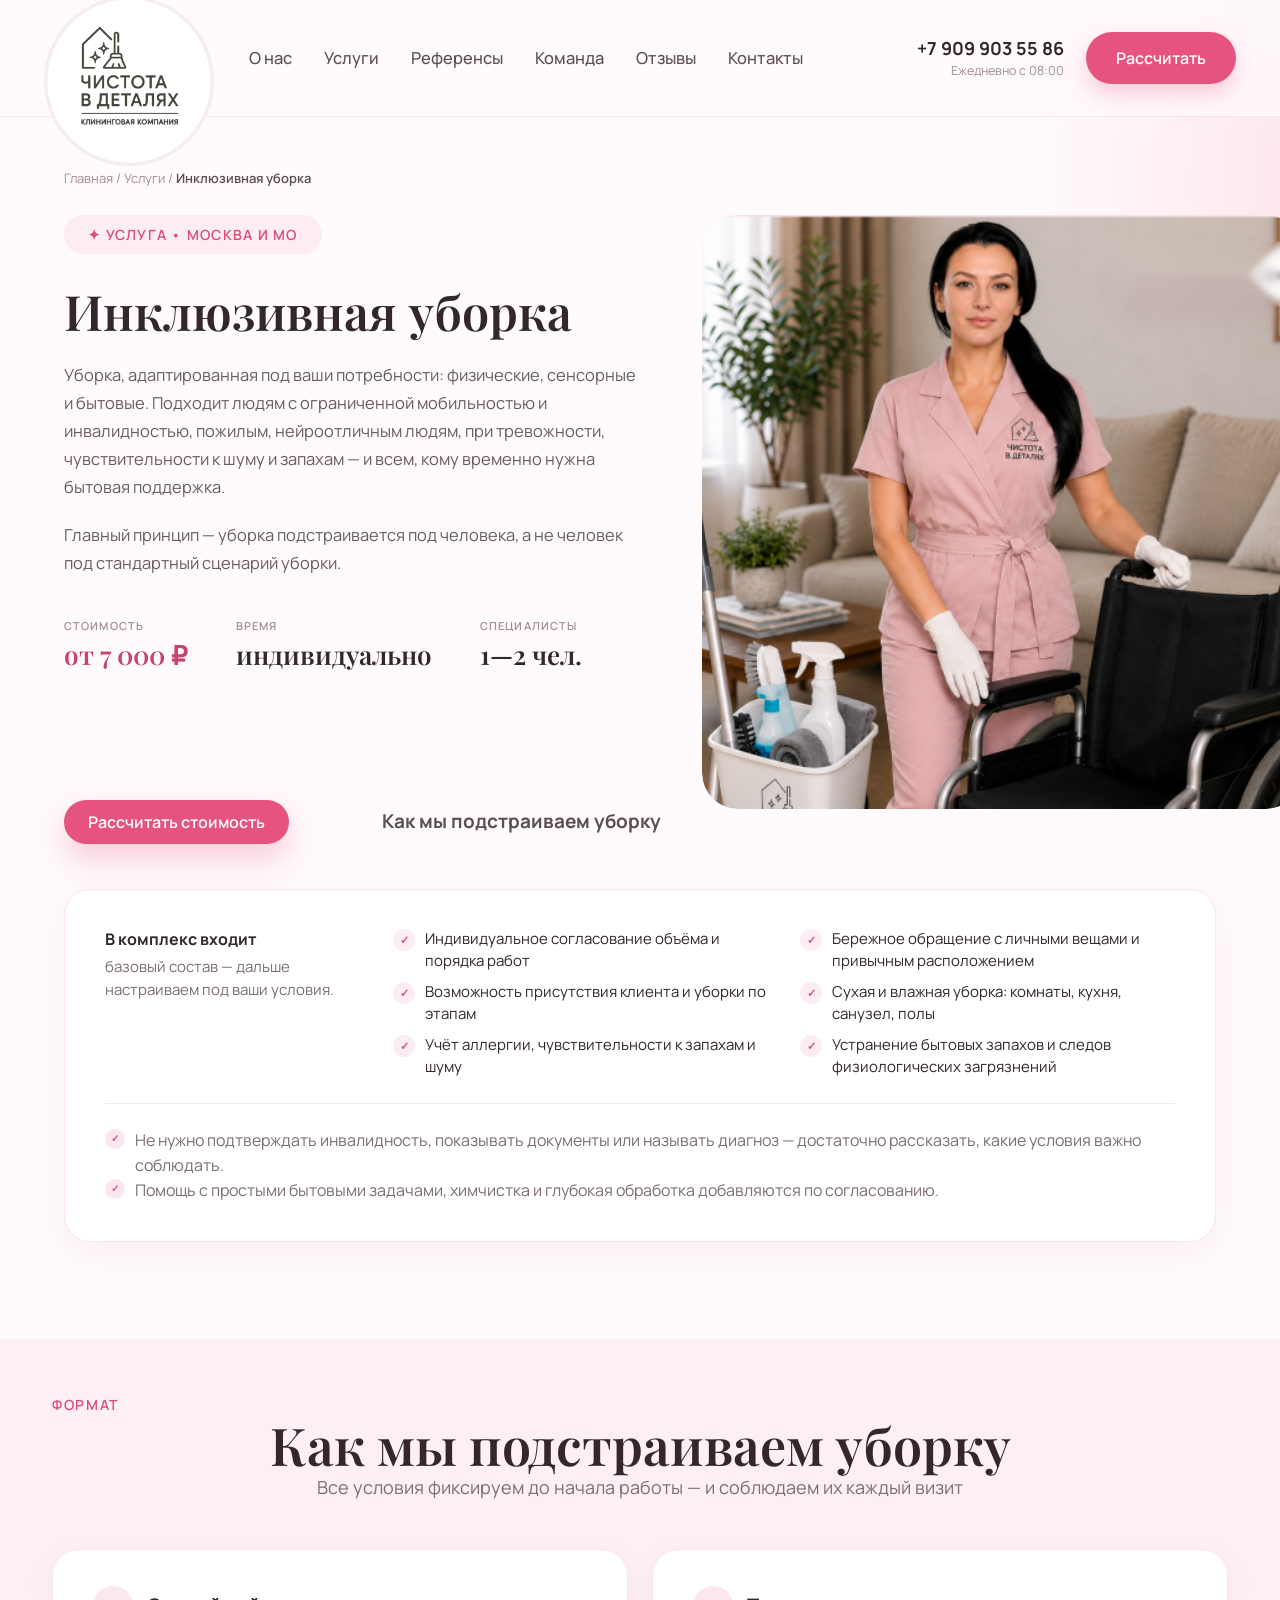
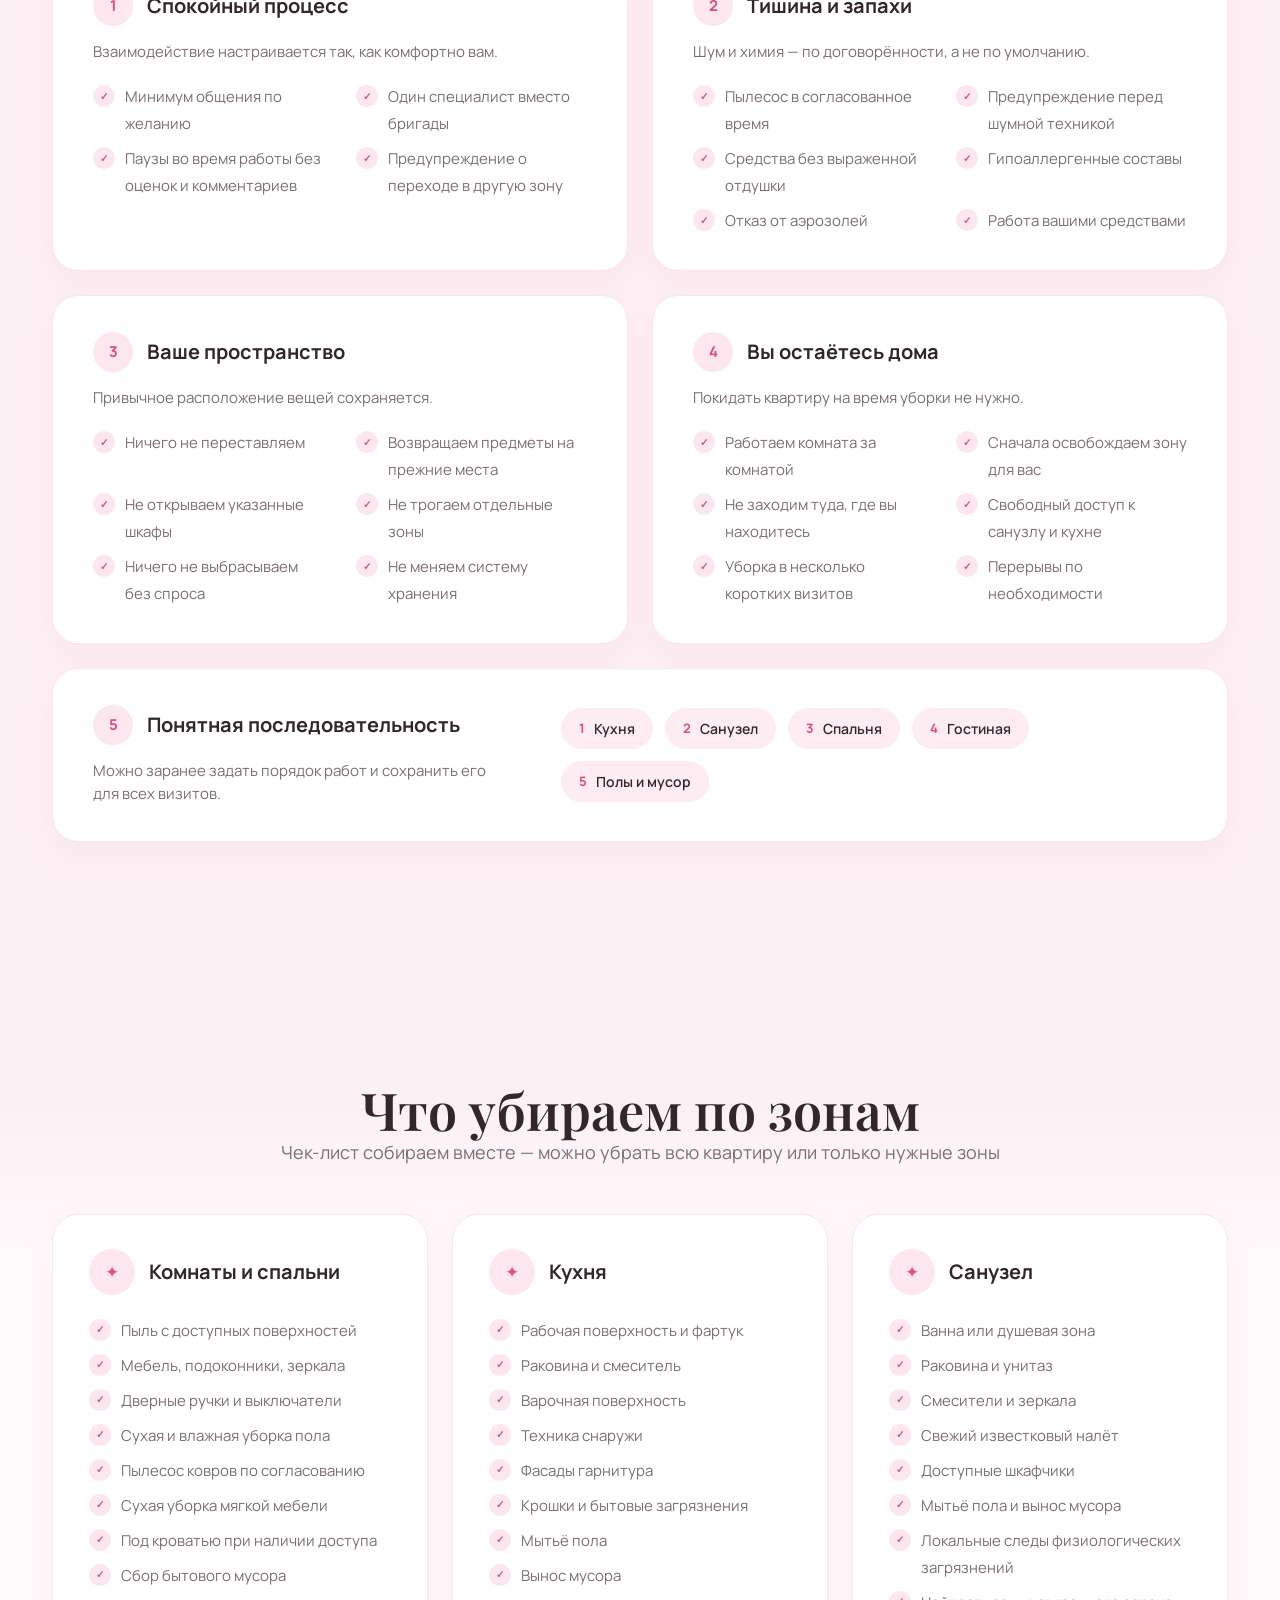
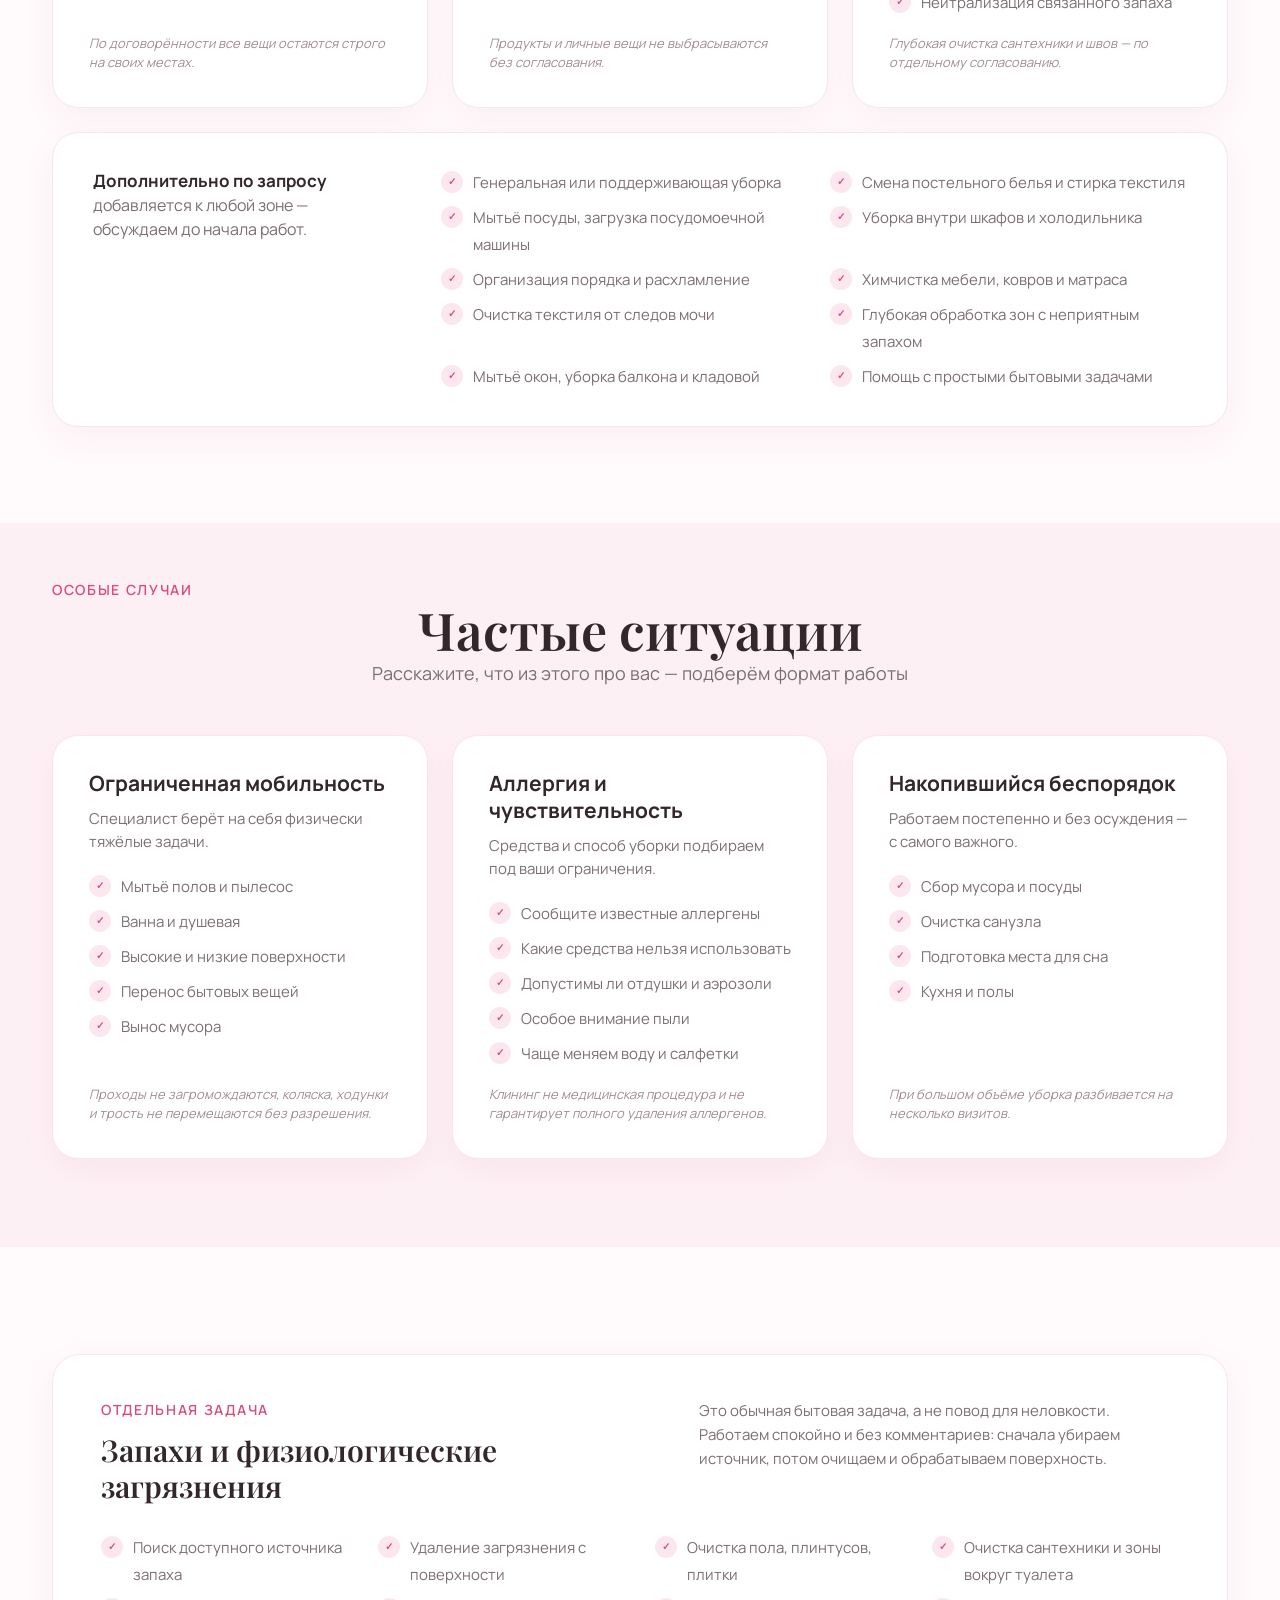
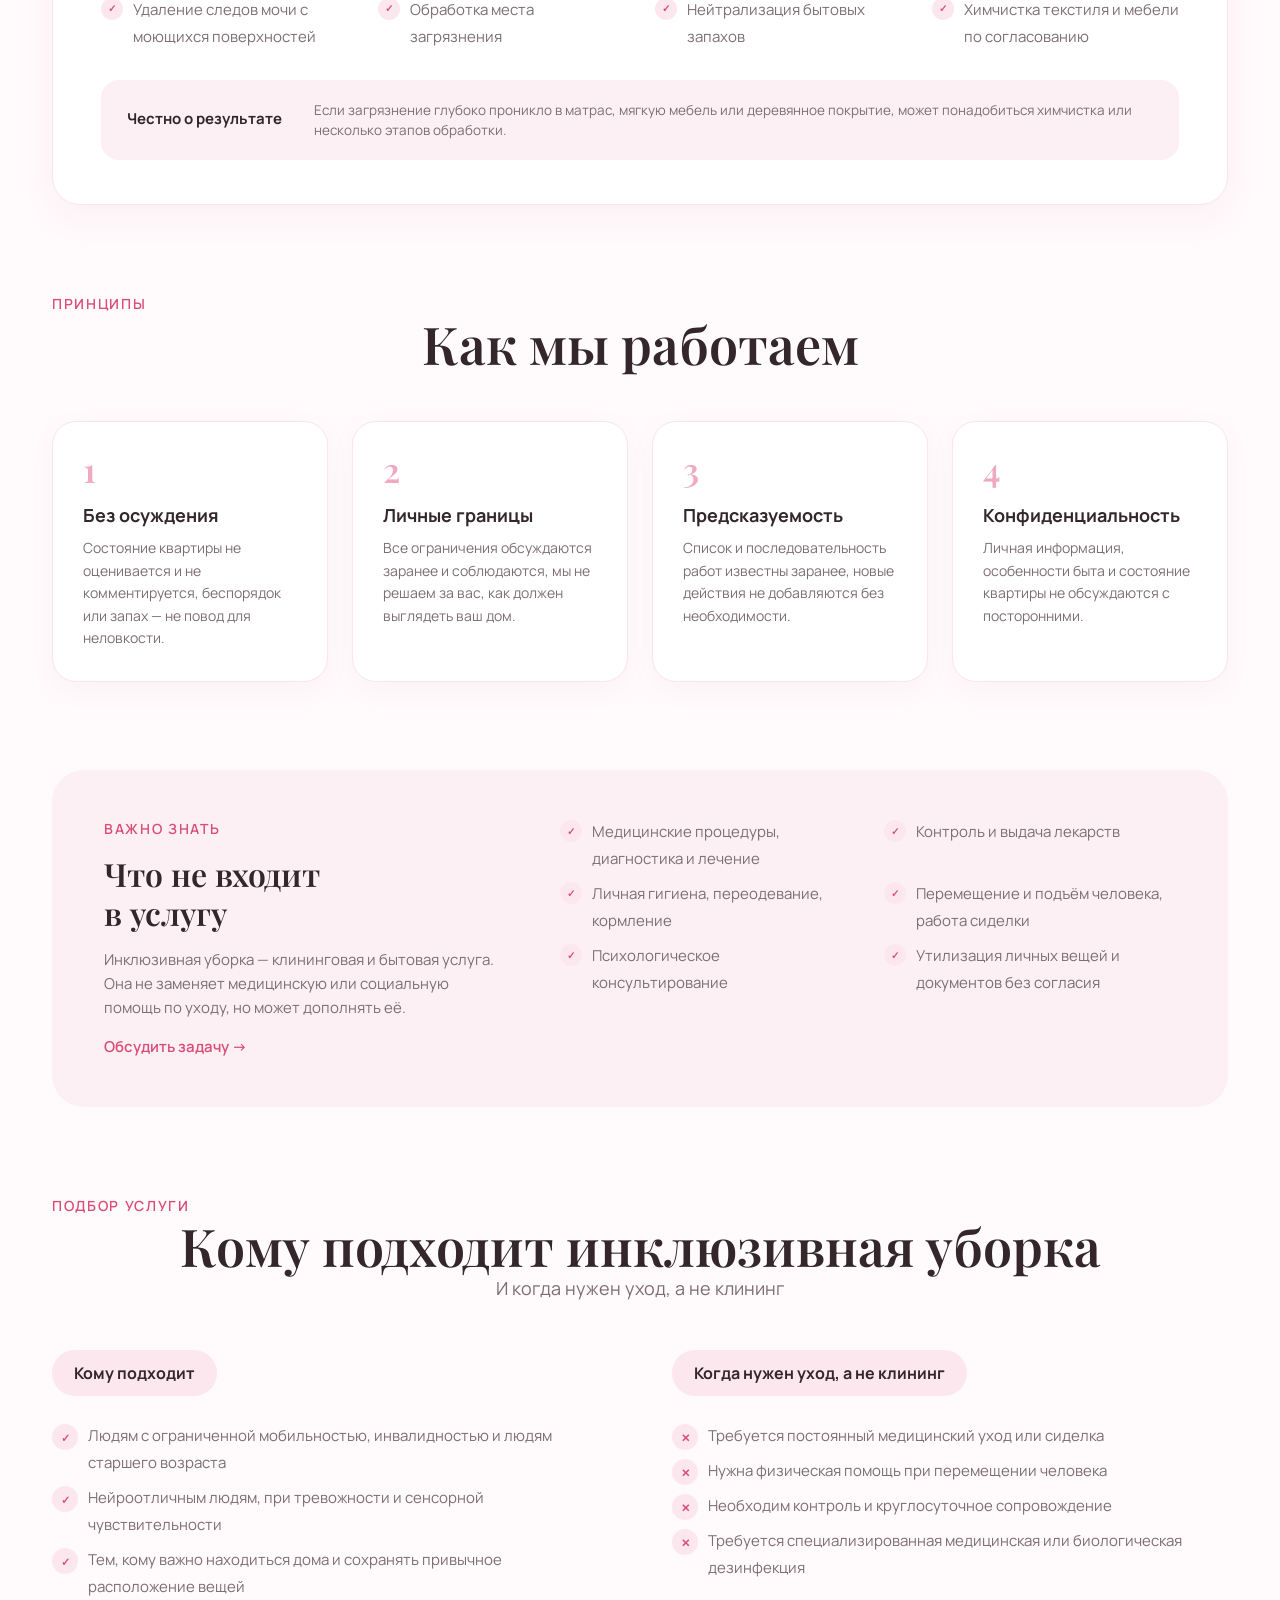
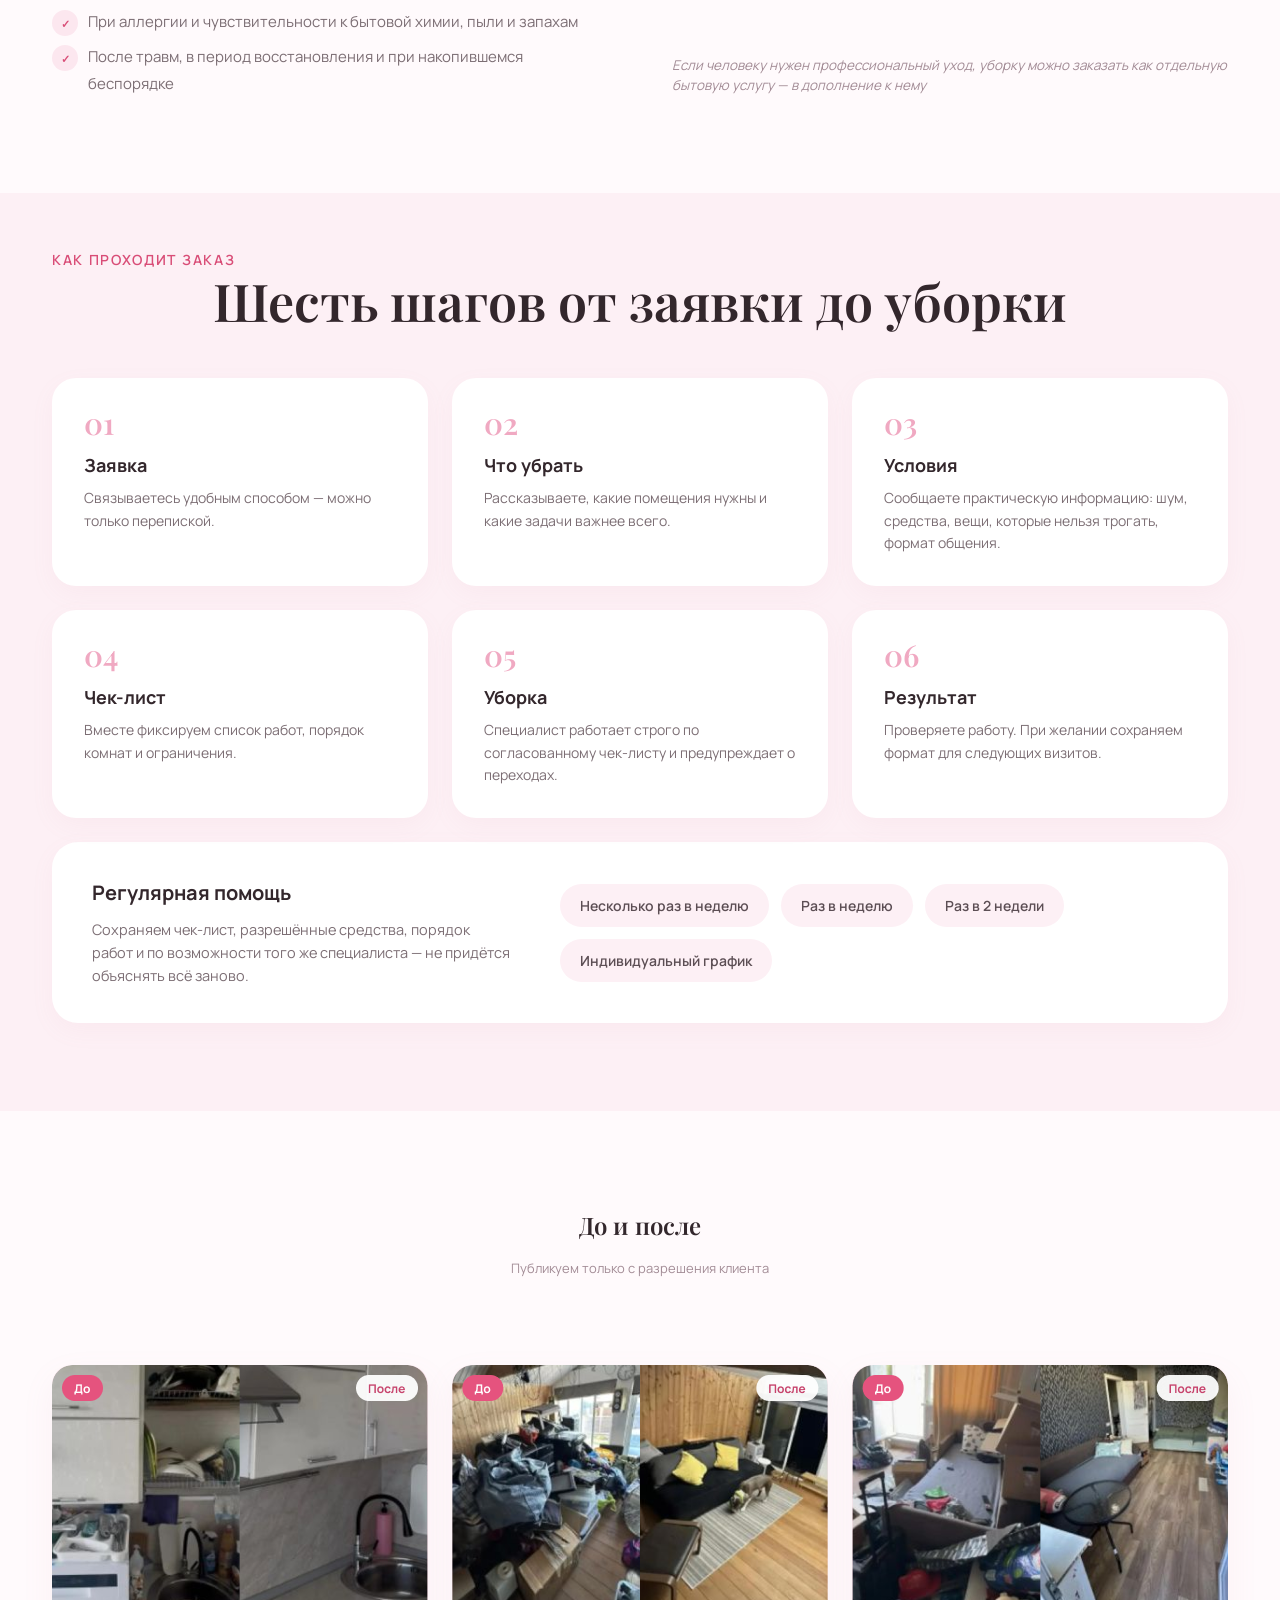
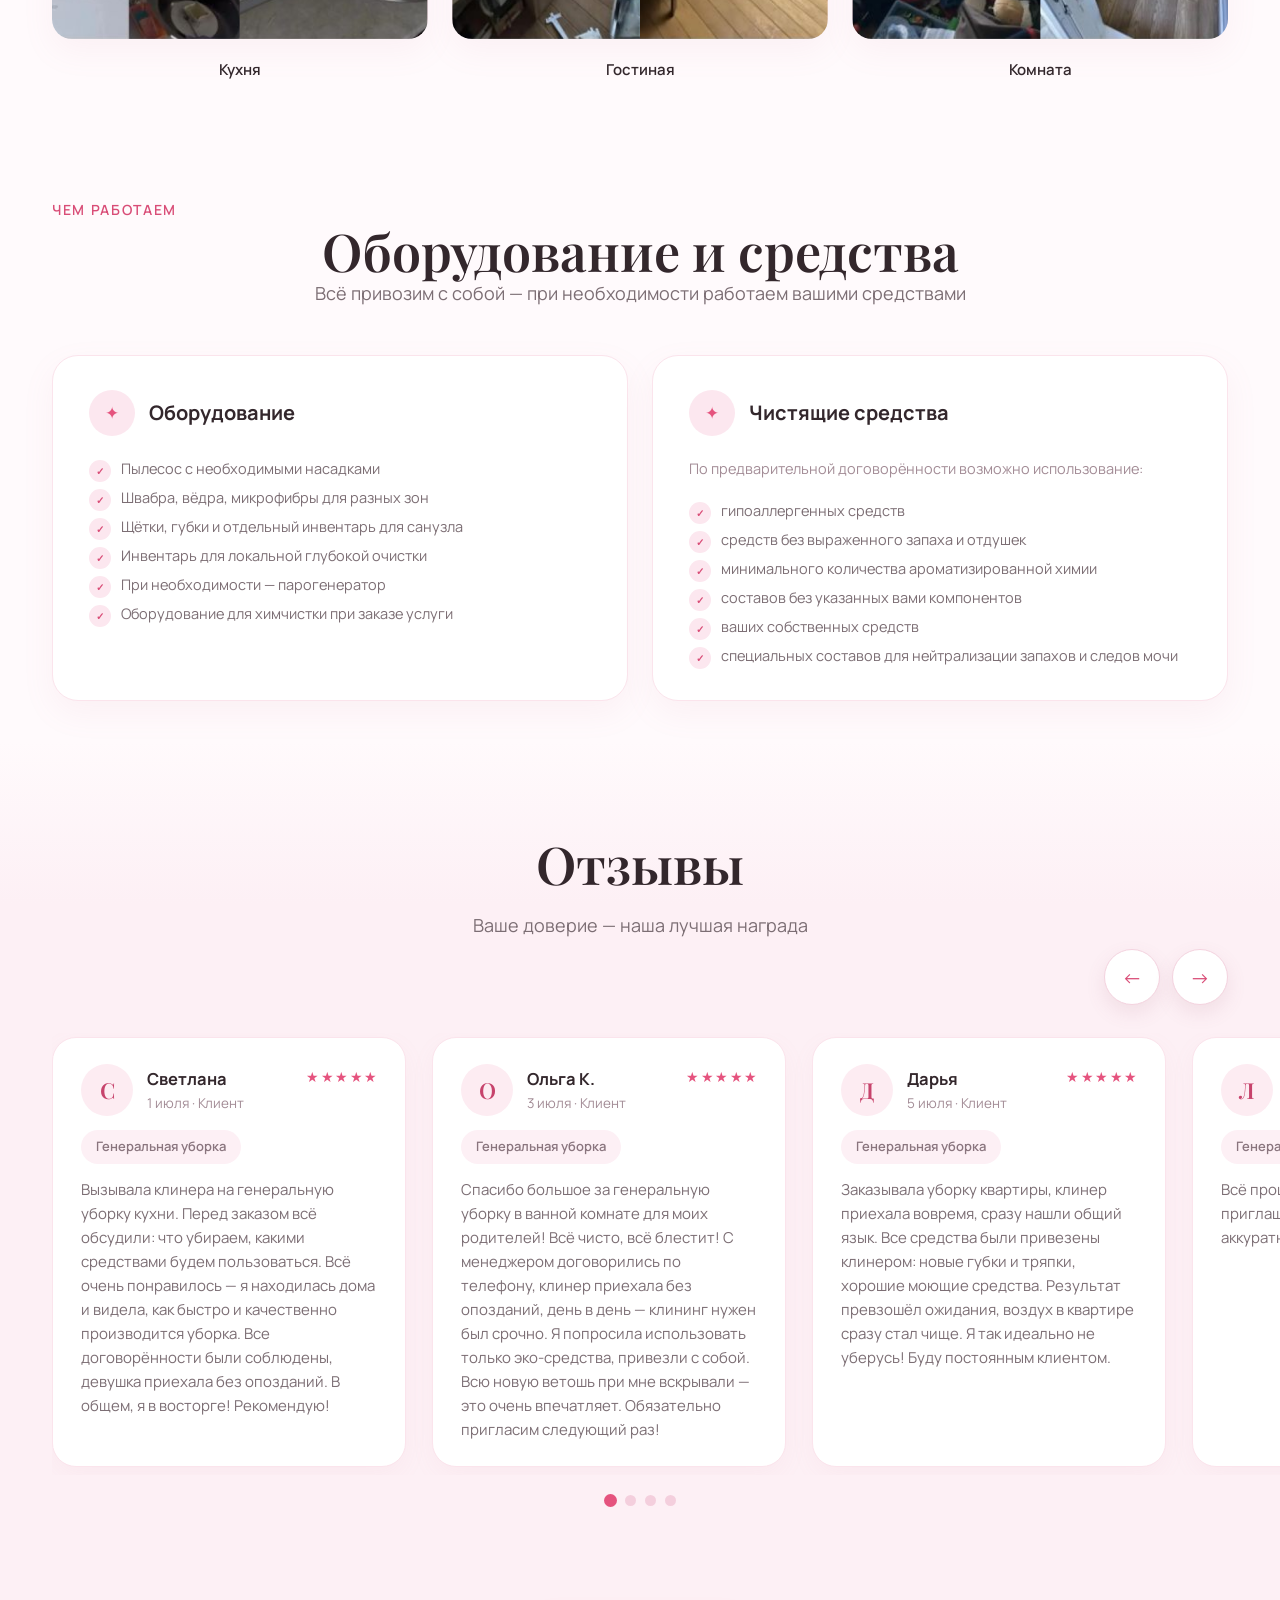
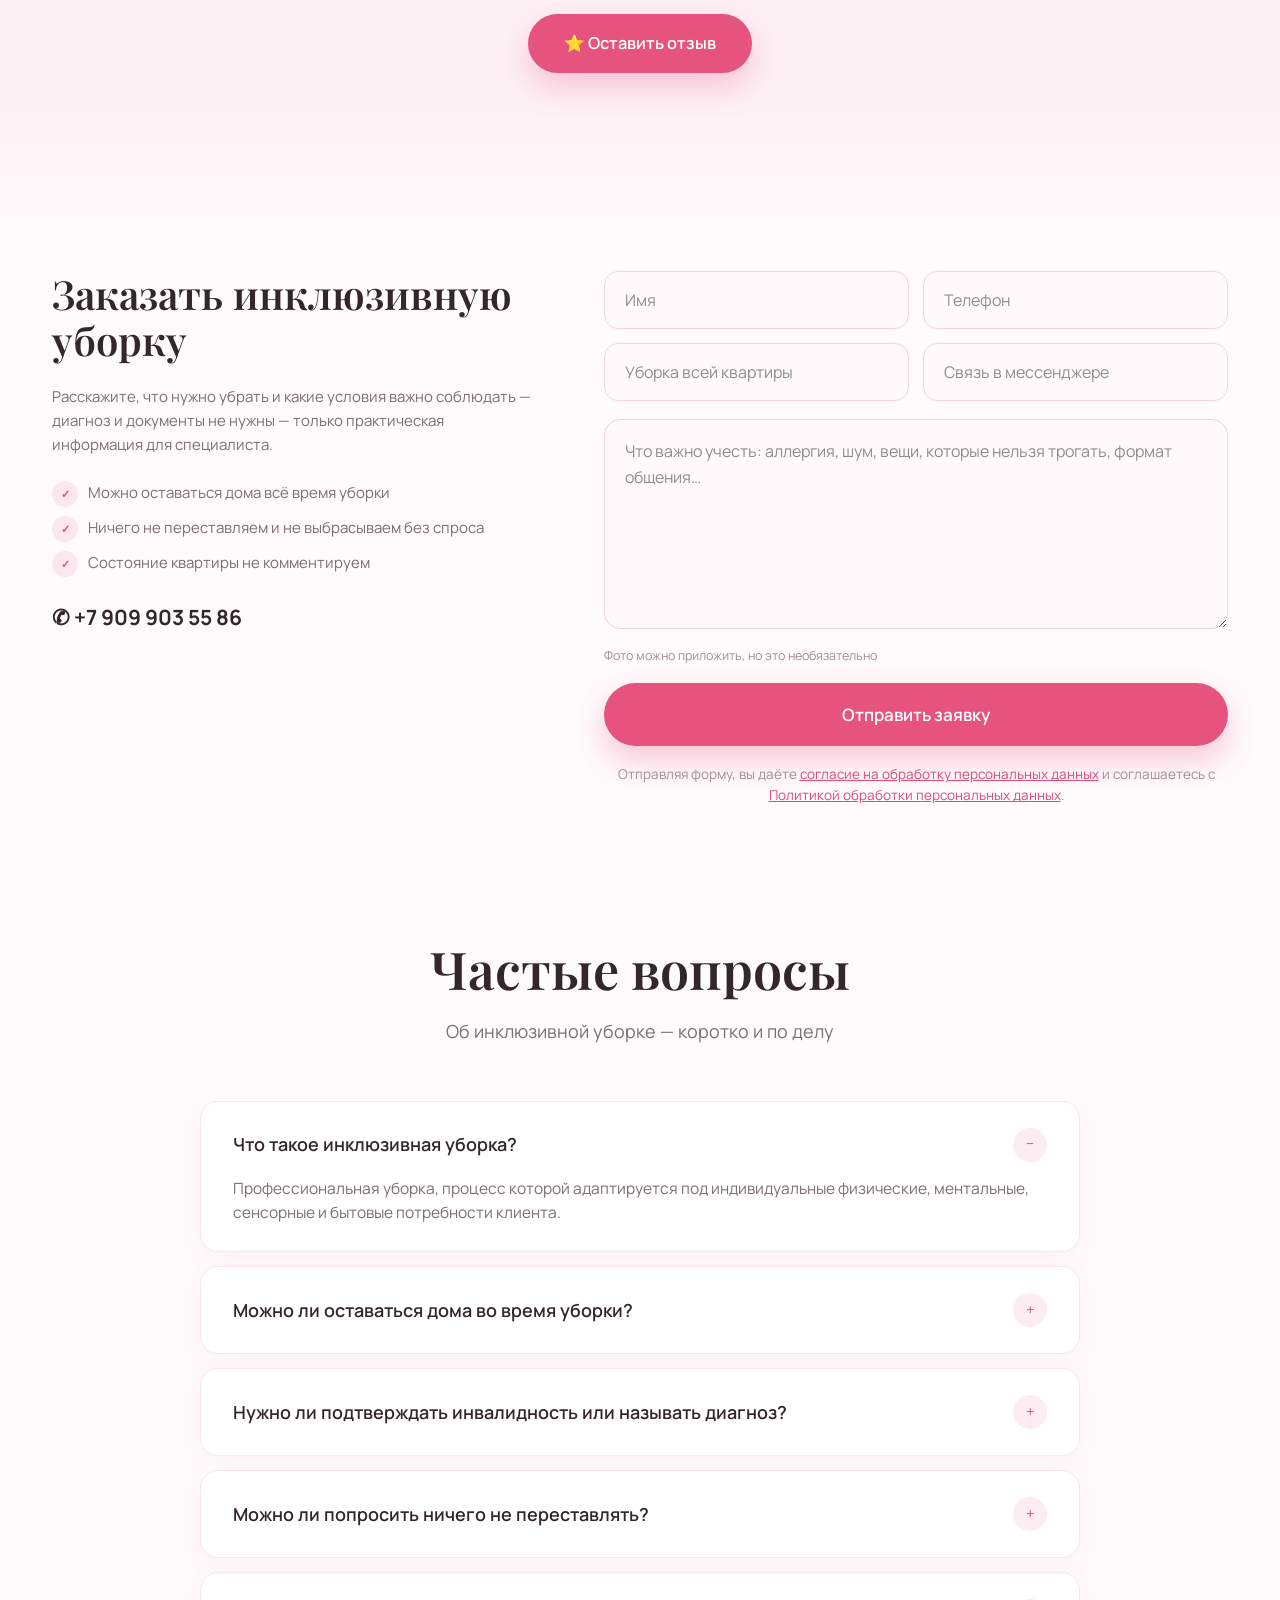
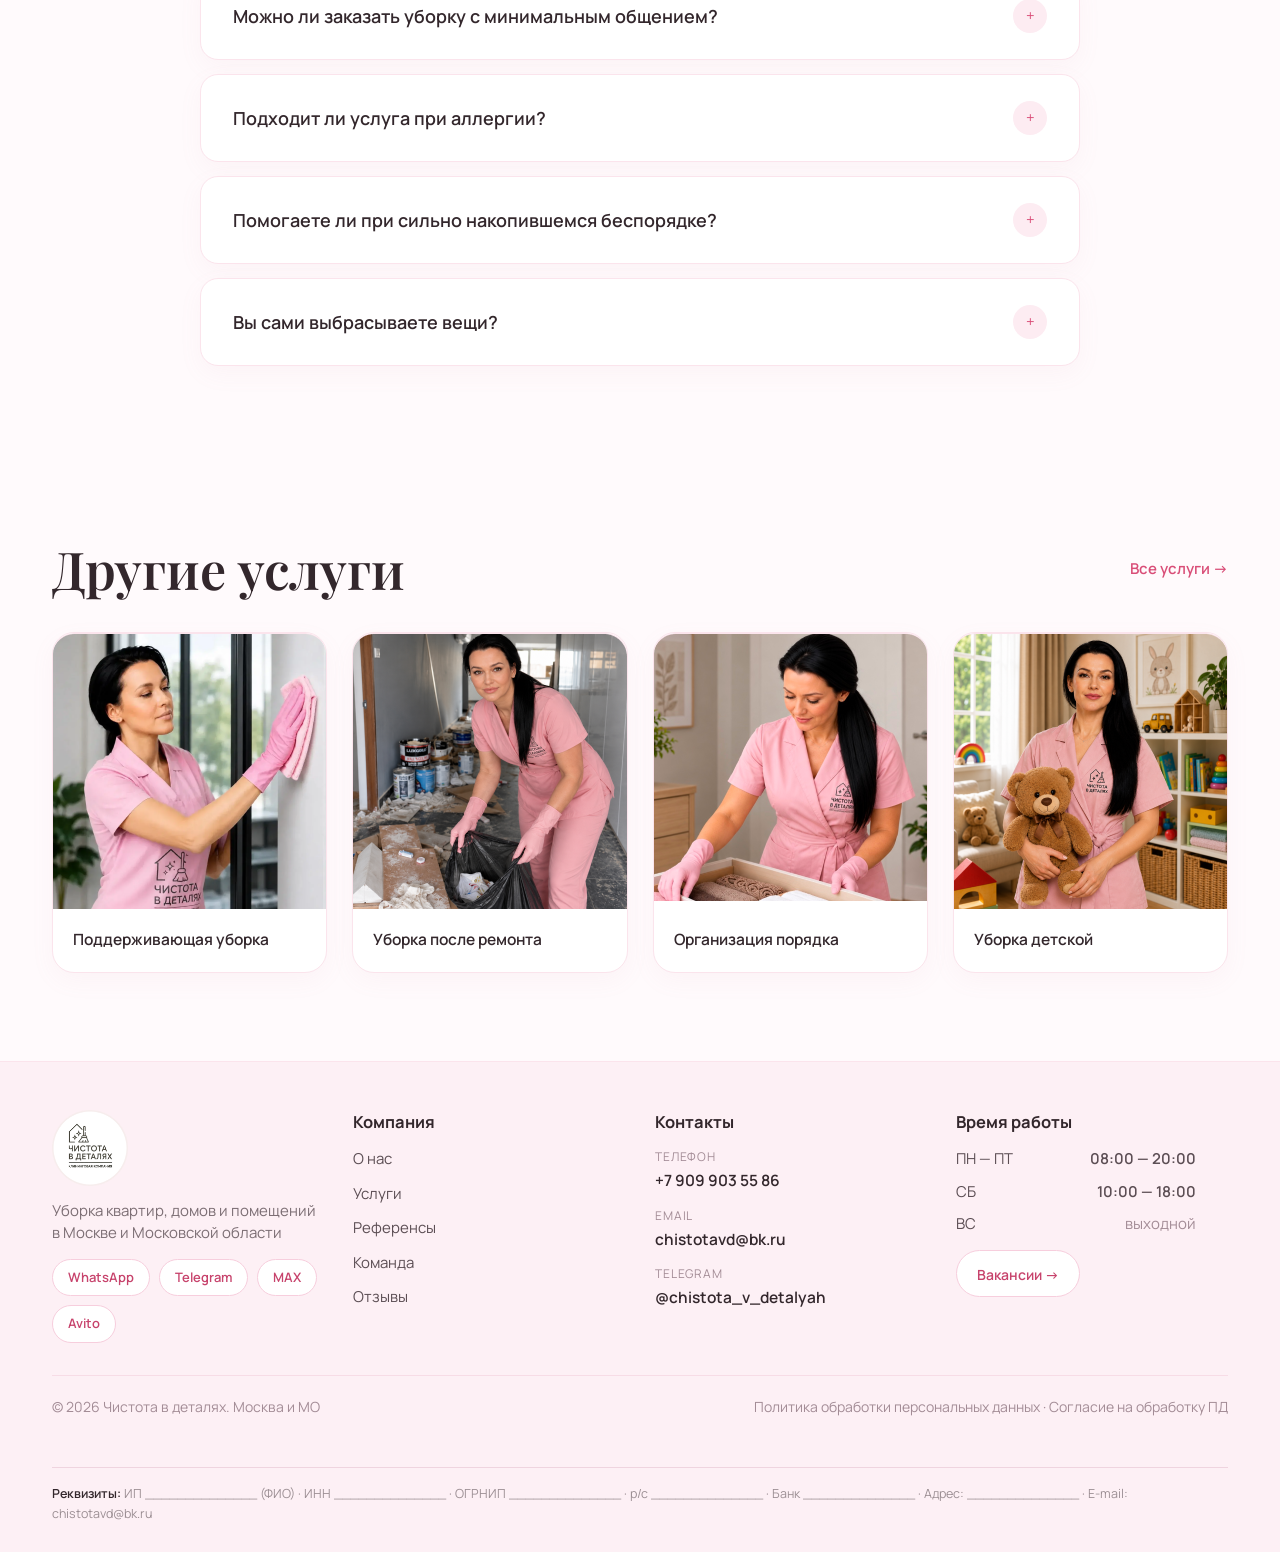
<file: inklyuzivnaya.html>
<!DOCTYPE html>
<html lang="ru">
<head>
<meta charset="UTF-8">
<meta name="viewport" content="width=device-width, initial-scale=1.0">
<title>Инклюзивная уборка — Клининговая компания «Чистота»</title>
<meta name="description" content="Инклюзивная уборка в Москве и МО: уборка с учётом особых потребностей. Спокойный процесс, деликатные средства, знакомый специалист.">
<meta property="og:type" content="website">
<meta property="og:title" content="Инклюзивная уборка — Чистота в деталях">
<meta property="og:description" content="Инклюзивная уборка в Москве и МО: уборка с учётом особых потребностей. Спокойный процесс, деликатные средства, знакомый специалист.">
<meta property="og:image" content="assets/ostalnye/p11_hero.png">
<meta property="og:locale" content="ru_RU">
<link rel="preconnect" href="https://fonts.googleapis.com">
<link rel="preconnect" href="https://fonts.gstatic.com" crossorigin>
<link href="https://fonts.googleapis.com/css2?family=Manrope:wght@400;500;600;700&family=Playfair+Display:wght@600&display=swap" rel="stylesheet">
<link rel="stylesheet" href="css/style.css">
<link rel="stylesheet" href="css/pages/p11.css">
<link rel="stylesheet" href="css/mobile.css">
<link rel="stylesheet" href="css/popup.css"><link rel="stylesheet" href="css/anim.css">
</head>
<body>
<div class="page">
  <div class="blob blob1"></div>
  <div class="blob blob2"></div>

  <header class="header">
    <div class="container header-in">
      <a href="index.html" class="logo"><img src="assets/ostalnye/p1_8_892.png" alt="Чистота в деталях"></a>
      <nav class="nav">
        <a href="index.html#about">О нас</a>
        <a href="index.html#services">Услуги</a>
        <a href="index.html#refs">Референсы</a>
        <a href="index.html#team">Команда</a>
        <a href="#reviews">Отзывы</a>
        <a href="#footer">Контакты</a>
      </nav>
      <div class="header-right">
        <a href="tel:+79099035586" class="header-phone">
          <b>+7 909 903 55 86</b>
          <span>Ежедневно с 08:00</span>
        </a>
        <a href="#order" class="header-cta" aria-label="Рассчитать стоимость"><svg class="cta-icon" viewBox="0 0 24 24" fill="none" aria-hidden="true"><path d="M6.62 10.79c1.44 2.83 3.76 5.14 6.59 6.59l2.2-2.2c.27-.27.67-.36 1.02-.24 1.12.37 2.33.57 3.57.57.55 0 1 .45 1 1V20c0 .55-.45 1-1 1-9.39 0-17-7.61-17-17 0-.55.45-1 1-1h3.5c.55 0 1 .45 1 1 0 1.25.2 2.45.57 3.57.11.35.03.74-.25 1.02l-2.2 2.2z" fill="#fff"/></svg><span class="cta-text">Рассчитать</span></a>
      </div>
      <button class="burger" aria-label="Меню"><span></span><span></span><span></span></button>
    </div>
  </header>

  <main>
    <section class="p11-hero">
      <div class="container p11-hero-in">
        <div class="p11-crumb">
          <a href="index.html">Главная</a><span> / </span><a href="index.html#services">Услуги</a><span> / </span><b>Инклюзивная уборка</b>
        </div>
        <div class="p11-hero-cols">
          <div class="p11-hero-left">
            <span class="hero-badge">✦ УСЛУГА • МОСКВА И МО</span>
            <h1>Инклюзивная уборка</h1>
            <p class="p11-hero-lead">Уборка, адаптированная под ваши потребности: физические, сенсорные и бытовые. Подходит людям с ограниченной мобильностью и инвалидностью, пожилым, нейроотличным людям, при тревожности, чувствительности к шуму и запахам — и всем, кому временно нужна бытовая поддержка.</p>
            <p class="p11-hero-lead">Главный принцип — уборка подстраивается под человека, а не человек под стандартный сценарий уборки.</p>
            <div class="p11-stats">
              <div class="p11-stat"><span>Стоимость</span><b class="ts2">от 7 000 ₽</b></div>
              <div class="p11-stat"><span>Время</span><b>индивидуально</b></div>
              <div class="p11-stat"><span>Специалисты</span><b>1—2 чел.</b></div>
            </div>
          </div>
          <div class="p11-hero-right">
            <div class="p11-hero-photo">
              <img loading="lazy" decoding="async" src="assets/ostalnye/p11_hero.png" alt="Инклюзивная уборка">
            </div>
          </div>
        </div>
        <div class="p11-hero-bottom">
          <a href="#order" class="btn btn-pink p11-hero-btn">Рассчитать стоимость</a>
          <h3 class="p11-hero-sub">Как мы подстраиваем уборку</h3>
          <div class="p11-hero-card">
            <p class="p11-hero-note"><b>В комплекс входит</b> базовый состав — дальше настраиваем под ваши условия.</p>
            <ul class="p11-hero-list">
              <li>Индивидуальное согласование объёма и порядка работ</li>
              <li>Бережное обращение с личными вещами и привычным расположением</li>
              <li>Возможность присутствия клиента и уборки по этапам</li>
              <li>Сухая и влажная уборка: комнаты, кухня, санузел, полы</li>
              <li>Учёт аллергии, чувствительности к запахам и шуму</li>
              <li>Устранение бытовых запахов и следов физиологических загрязнений</li>
            </ul>
            <div class="p11-hero-card-foot">
              <p>Не нужно подтверждать инвалидность, показывать документы или называть диагноз — достаточно рассказать, какие условия важно соблюдать.</p>
              <p>Помощь с простыми бытовыми задачами, химчистка и глубокая обработка добавляются по согласованию.</p>
            </div>
          </div>
        </div>
      </div>
    </section>

    <section class="p11-format">
      <div class="container p11-sec-head">
        <span class="kicker">Формат</span>
        <h2 class="sec-title">Как мы подстраиваем уборку</h2>
        <p class="sec-sub">Все условия фиксируем до начала работы — и соблюдаем их каждый визит</p>
      </div>
      <div class="container p11-format-grid">
        <article class="p11-fcard">
          <div class="p11-fcard-head"><span class="p11-fnum">1</span><h3>Спокойный процесс</h3></div>
          <p class="p11-fcard-desc">Взаимодействие настраивается так, как комфортно вам.</p>
          <ul class="p11-checks two">
            <li>Минимум общения по желанию</li>
            <li>Один специалист вместо бригады</li>
            <li>Паузы во время работы без оценок и комментариев</li>
            <li>Предупреждение о переходе в другую зону</li>
          </ul>
        </article>
        <article class="p11-fcard">
          <div class="p11-fcard-head"><span class="p11-fnum">2</span><h3>Тишина и запахи</h3></div>
          <p class="p11-fcard-desc">Шум и химия — по договорённости, а не по умолчанию.</p>
          <ul class="p11-checks two">
            <li>Пылесос в согласованное время</li>
            <li>Предупреждение перед шумной техникой</li>
            <li>Средства без выраженной отдушки</li>
            <li>Гипоаллергенные составы</li>
            <li>Отказ от аэрозолей</li>
            <li>Работа вашими средствами</li>
          </ul>
        </article>
        <article class="p11-fcard">
          <div class="p11-fcard-head"><span class="p11-fnum">3</span><h3>Ваше пространство</h3></div>
          <p class="p11-fcard-desc">Привычное расположение вещей сохраняется.</p>
          <ul class="p11-checks two">
            <li>Ничего не переставляем</li>
            <li>Возвращаем предметы на прежние места</li>
            <li>Не открываем указанные шкафы</li>
            <li>Не трогаем отдельные зоны</li>
            <li>Ничего не выбрасываем без спроса</li>
            <li>Не меняем систему хранения</li>
          </ul>
        </article>
        <article class="p11-fcard">
          <div class="p11-fcard-head"><span class="p11-fnum">4</span><h3>Вы остаётесь дома</h3></div>
          <p class="p11-fcard-desc">Покидать квартиру на время уборки не нужно.</p>
          <ul class="p11-checks two">
            <li>Работаем комната за комнатой</li>
            <li>Сначала освобождаем зону для вас</li>
            <li>Не заходим туда, где вы находитесь</li>
            <li>Свободный доступ к санузлу и кухне</li>
            <li>Уборка в несколько коротких визитов</li>
            <li>Перерывы по необходимости</li>
          </ul>
        </article>
        <article class="p11-fcard wide">
          <div class="p11-fcard-main">
            <div class="p11-fcard-head"><span class="p11-fnum">5</span><h3>Понятная последовательность</h3></div>
            <p class="p11-fcard-desc">Можно заранее задать порядок работ и сохранить его для всех визитов.</p>
          </div>
          <div class="p11-zones-row">
            <span class="p11-zone-chip"><b>1</b>Кухня</span>
            <span class="p11-zone-chip"><b>2</b>Санузел</span>
            <span class="p11-zone-chip"><b>3</b>Спальня</span>
            <span class="p11-zone-chip"><b>4</b>Гостиная</span>
            <span class="p11-zone-chip"><b>5</b>Полы и мусор</span>
          </div>
        </article>
      </div>
    </section>

    <section class="p11-comp">
      <div class="container p11-sec-head">
        <span class="kicker">Состав работ</span>
        <h2 class="sec-title">Что убираем по зонам</h2>
        <p class="sec-sub">Чек-лист собираем вместе — можно убрать всю квартиру или только нужные зоны</p>
      </div>
      <div class="container p11-comp-grid">
        <article class="p11-zcard">
          <div class="p11-zcard-head"><span class="p11-zic">✦</span><h3>Комнаты и спальни</h3></div>
          <ul class="p11-checks">
            <li>Пыль с доступных поверхностей</li>
            <li>Мебель, подоконники, зеркала</li>
            <li>Дверные ручки и выключатели</li>
            <li>Сухая и влажная уборка пола</li>
            <li>Пылесос ковров по согласованию</li>
            <li>Сухая уборка мягкой мебели</li>
            <li>Под кроватью при наличии доступа</li>
            <li>Сбор бытового мусора</li>
          </ul>
          <p class="p11-znote">По договорённости все вещи остаются строго на своих местах.</p>
        </article>
        <article class="p11-zcard">
          <div class="p11-zcard-head"><span class="p11-zic">✦</span><h3>Кухня</h3></div>
          <ul class="p11-checks">
            <li>Рабочая поверхность и фартук</li>
            <li>Раковина и смеситель</li>
            <li>Варочная поверхность</li>
            <li>Техника снаружи</li>
            <li>Фасады гарнитура</li>
            <li>Крошки и бытовые загрязнения</li>
            <li>Мытьё пола</li>
            <li>Вынос мусора</li>
          </ul>
          <p class="p11-znote">Продукты и личные вещи не выбрасываются без согласования.</p>
        </article>
        <article class="p11-zcard">
          <div class="p11-zcard-head"><span class="p11-zic">✦</span><h3>Санузел</h3></div>
          <ul class="p11-checks">
            <li>Ванна или душевая зона</li>
            <li>Раковина и унитаз</li>
            <li>Смесители и зеркала</li>
            <li>Свежий известковый налёт</li>
            <li>Доступные шкафчики</li>
            <li>Мытьё пола и вынос мусора</li>
            <li>Локальные следы физиологических загрязнений</li>
            <li>Нейтрализация связанного запаха</li>
          </ul>
          <p class="p11-znote">Глубокая очистка сантехники и швов — по отдельному согласованию.</p>
        </article>
        <article class="p11-fcard wide">
          <p class="p11-dop-title"><b>Дополнительно по запросу</b> добавляется к любой зоне — обсуждаем до начала работ.</p>
          <ul class="p11-checks two">
            <li>Генеральная или поддерживающая уборка</li>
            <li>Смена постельного белья и стирка текстиля</li>
            <li>Мытьё посуды, загрузка посудомоечной машины</li>
            <li>Уборка внутри шкафов и холодильника</li>
            <li>Организация порядка и расхламление</li>
            <li>Химчистка мебели, ковров и матраса</li>
            <li>Очистка текстиля от следов мочи</li>
            <li>Глубокая обработка зон с неприятным запахом</li>
            <li>Мытьё окон, уборка балкона и кладовой</li>
            <li>Помощь с простыми бытовыми задачами</li>
          </ul>
        </article>
      </div>
    </section>

    <section class="p11-cases">
      <div class="container p11-sec-head">
        <span class="kicker">Особые случаи</span>
        <h2 class="sec-title">Частые ситуации</h2>
        <p class="sec-sub">Расскажите, что из этого про вас — подберём формат работы</p>
      </div>
      <div class="container p11-cases-grid">
        <article class="p11-zcard">
          <h3>Ограниченная мобильность</h3>
          <p class="p11-fcard-desc">Специалист берёт на себя физически тяжёлые задачи.</p>
          <ul class="p11-checks">
            <li>Мытьё полов и пылесос</li>
            <li>Ванна и душевая</li>
            <li>Высокие и низкие поверхности</li>
            <li>Перенос бытовых вещей</li>
            <li>Вынос мусора</li>
          </ul>
          <p class="p11-znote">Проходы не загромождаются, коляска, ходунки и трость не перемещаются без разрешения.</p>
        </article>
        <article class="p11-zcard">
          <h3>Аллергия и чувствительность</h3>
          <p class="p11-fcard-desc">Средства и способ уборки подбираем под ваши ограничения.</p>
          <ul class="p11-checks">
            <li>Сообщите известные аллергены</li>
            <li>Какие средства нельзя использовать</li>
            <li>Допустимы ли отдушки и аэрозоли</li>
            <li>Особое внимание пыли</li>
            <li>Чаще меняем воду и салфетки</li>
          </ul>
          <p class="p11-znote">Клининг не медицинская процедура и не гарантирует полного удаления аллергенов.</p>
        </article>
        <article class="p11-zcard">
          <h3>Накопившийся беспорядок</h3>
          <p class="p11-fcard-desc">Работаем постепенно и без осуждения — с самого важного.</p>
          <ul class="p11-checks">
            <li>Сбор мусора и посуды</li>
            <li>Очистка санузла</li>
            <li>Подготовка места для сна</li>
            <li>Кухня и полы</li>
          </ul>
          <p class="p11-znote">При большом объёме уборка разбивается на несколько визитов.</p>
        </article>
      </div>
    </section>

    <section class="p11-smell">
      <div class="container">
        <article class="p11-smell-card">
          <div class="p11-smell-top">
            <div class="p11-smell-left">
              <span class="kicker left">Отдельная задача</span>
              <h3>Запахи и физиологические загрязнения</h3>
            </div>
            <p class="p11-smell-desc">Это обычная бытовая задача, а не повод для неловкости. Работаем спокойно и без комментариев: сначала убираем источник, потом очищаем и обрабатываем поверхность.</p>
          </div>
          <ul class="p11-checks four">
            <li>Поиск доступного источника запаха</li>
            <li>Удаление загрязнения с поверхности</li>
            <li>Очистка пола, плинтусов, плитки</li>
            <li>Очистка сантехники и зоны вокруг туалета</li>
            <li>Удаление следов мочи с моющихся поверхностей</li>
            <li>Обработка места загрязнения</li>
            <li>Нейтрализация бытовых запахов</li>
            <li>Химчистка текстиля и мебели по согласованию</li>
          </ul>
          <div class="p11-smell-foot">
            <b>Честно о результате</b>
            <p>Если загрязнение глубоко проникло в матрас, мягкую мебель или деревянное покрытие, может понадобиться химчистка или несколько этапов обработки.</p>
          </div>
        </article>
      </div>
    </section>

    <section class="p11-principles">
      <div class="container p11-sec-head">
        <span class="kicker">Принципы</span>
        <h2 class="sec-title">Как мы работаем</h2>
      </div>
      <div class="container p11-princ-grid">
        <article class="p11-princ">
          <span class="p11-princ-num">1</span>
          <h3>Без осуждения</h3>
          <p>Состояние квартиры не оценивается и не комментируется, беспорядок или запах — не повод для неловкости.</p>
        </article>
        <article class="p11-princ">
          <span class="p11-princ-num">2</span>
          <h3>Личные границы</h3>
          <p>Все ограничения обсуждаются заранее и соблюдаются, мы не решаем за вас, как должен выглядеть ваш дом.</p>
        </article>
        <article class="p11-princ">
          <span class="p11-princ-num">3</span>
          <h3>Предсказуемость</h3>
          <p>Список и последовательность работ известны заранее, новые действия не добавляются без необходимости.</p>
        </article>
        <article class="p11-princ">
          <span class="p11-princ-num">4</span>
          <h3>Конфиденциальность</h3>
          <p>Личная информация, особенности быта и состояние квартиры не обсуждаются с посторонними.</p>
        </article>
      </div>
    </section>

    <section class="p11-notin">
      <div class="container">
        <div class="p11-notin-box">
          <div class="p11-notin-left">
            <span class="kicker left">Важно знать</span>
            <h3>Что не входит<br>в услугу</h3>
            <p>Инклюзивная уборка — клининговая и бытовая услуга. Она не заменяет медицинскую или социальную помощь по уходу, но может дополнять её.</p>
            <a href="#order" class="p11-link">Обсудить задачу →</a>
          </div>
          <ul class="p11-checks two p11-notin-list">
            <li>Медицинские процедуры, диагностика и лечение</li>
            <li>Контроль и выдача лекарств</li>
            <li>Личная гигиена, переодевание, кормление</li>
            <li>Перемещение и подъём человека, работа сиделки</li>
            <li>Психологическое консультирование</li>
            <li>Утилизация личных вещей и документов без согласия</li>
          </ul>
        </div>
      </div>
    </section>

    <section class="p11-who">
      <div class="container p11-sec-head">
        <span class="kicker">Подбор услуги</span>
        <h2 class="sec-title">Кому подходит инклюзивная уборка</h2>
        <p class="sec-sub">И когда нужен уход, а не клининг</p>
      </div>
      <div class="container p11-who-cols">
        <div class="p11-who-col">
          <h3 class="p11-who-title">Кому подходит</h3>
          <ul class="p11-checks yes">
            <li>Людям с ограниченной мобильностью, инвалидностью и людям старшего возраста</li>
            <li>Нейроотличным людям, при тревожности и сенсорной чувствительности</li>
            <li>Тем, кому важно находиться дома и сохранять привычное расположение вещей</li>
            <li>При аллергии и чувствительности к бытовой химии, пыли и запахам</li>
            <li>После травм, в период восстановления и при накопившемся беспорядке</li>
          </ul>
        </div>
        <div class="p11-who-col">
          <h3 class="p11-who-title">Когда нужен уход, а не клининг</h3>
          <ul class="p11-checks no">
            <li>Требуется постоянный медицинский уход или сиделка</li>
            <li>Нужна физическая помощь при перемещении человека</li>
            <li>Необходим контроль и круглосуточное сопровождение</li>
            <li>Требуется специализированная медицинская или биологическая дезинфекция</li>
          </ul>
          <p class="p11-who-note">Если человеку нужен профессиональный уход, уборку можно заказать как отдельную бытовую услугу — в дополнение к нему</p>
        </div>
      </div>
    </section>

    <section class="p11-steps">
      <div class="container p11-sec-head">
        <span class="kicker">Как проходит заказ</span>
        <h2 class="sec-title">Шесть шагов от заявки до уборки</h2>
      </div>
      <div class="container p11-steps-grid">
        <article class="p11-step">
          <span class="p11-step-num">01</span>
          <h3>Заявка</h3>
          <p>Связываетесь удобным способом — можно только перепиской.</p>
        </article>
        <article class="p11-step">
          <span class="p11-step-num">02</span>
          <h3>Что убрать</h3>
          <p>Рассказываете, какие помещения нужны и какие задачи важнее всего.</p>
        </article>
        <article class="p11-step">
          <span class="p11-step-num">03</span>
          <h3>Условия</h3>
          <p>Сообщаете практическую информацию: шум, средства, вещи, которые нельзя трогать, формат общения.</p>
        </article>
        <article class="p11-step">
          <span class="p11-step-num">04</span>
          <h3>Чек-лист</h3>
          <p>Вместе фиксируем список работ, порядок комнат и ограничения.</p>
        </article>
        <article class="p11-step">
          <span class="p11-step-num">05</span>
          <h3>Уборка</h3>
          <p>Специалист работает строго по согласованному чек-листу и предупреждает о переходах.</p>
        </article>
        <article class="p11-step">
          <span class="p11-step-num">06</span>
          <h3>Результат</h3>
          <p>Проверяете работу. При желании сохраняем формат для следующих визитов.</p>
        </article>
        <article class="p11-regular">
          <div class="p11-regular-left">
            <h3>Регулярная помощь</h3>
            <p>Сохраняем чек-лист, разрешённые средства, порядок работ и по возможности того же специалиста — не придётся объяснять всё заново.</p>
          </div>
          <div class="p11-regular-chips">
            <span>Несколько раз в неделю</span>
            <span>Раз в неделю</span>
            <span>Раз в 2 недели</span>
            <span>Индивидуальный график</span>
          </div>
        </article>
      </div>
    </section>

    <section class="p11-gallery">
      <div class="container p11-gallery-head">
        <h3>До и после</h3>
        <p>Публикуем только с разрешения клиента</p>
      </div>
      <div class="container p11-gallery-grid">
        <figure><img loading="lazy" decoding="async" src="assets/raboty/p11_work1.png" alt="Кухня до и после уборки"><figcaption>Кухня</figcaption></figure>
        <figure><img loading="lazy" decoding="async" src="assets/raboty/p11_work2.png" alt="Гостиная до и после уборки"><figcaption>Гостиная</figcaption></figure>
        <figure><img loading="lazy" decoding="async" src="assets/raboty/p11_work3.png" alt="Комната до и после уборки"><figcaption>Комната</figcaption></figure>
      </div>
    </section>

    <section class="p11-equip">
      <div class="container p11-sec-head">
        <span class="kicker">Чем работаем</span>
        <h2 class="sec-title">Оборудование и средства</h2>
        <p class="sec-sub">Всё привозим с собой — при необходимости работаем вашими средствами</p>
      </div>
      <div class="container p11-equip-grid">
        <article class="p11-zcard">
          <div class="p11-zcard-head"><span class="p11-zic">✦</span><h3>Оборудование</h3></div>
          <ul class="p11-checks">
            <li>Пылесос с необходимыми насадками</li>
            <li>Швабра, вёдра, микрофибры для разных зон</li>
            <li>Щётки, губки и отдельный инвентарь для санузла</li>
            <li>Инвентарь для локальной глубокой очистки</li>
            <li>При необходимости — парогенератор</li>
            <li>Оборудование для химчистки при заказе услуги</li>
          </ul>
        </article>
        <article class="p11-zcard">
          <div class="p11-zcard-head"><span class="p11-zic">✦</span><h3>Чистящие средства</h3></div>
          <p class="p11-equip-intro">По предварительной договорённости возможно использование:</p>
          <ul class="p11-checks">
            <li>гипоаллергенных средств</li>
            <li>средств без выраженного запаха и отдушек</li>
            <li>минимального количества ароматизированной химии</li>
            <li>составов без указанных вами компонентов</li>
            <li>ваших собственных средств</li>
            <li>специальных составов для нейтрализации запахов и следов мочи</li>
          </ul>
        </article>
      </div>
    </section>

    <section class="reviews" id="reviews">
      <div class="container reviews-in">
        <div class="rev-head">
          <div class="sec-head">
            <h2 class="sec-title">Отзывы</h2>
            <p class="sec-sub">Ваше доверие — наша лучшая награда</p>
          </div>
        </div>
        <div class="rev-track-wrap">
          <div class="rev-track" data-rev-track>
            <article class="rev-card">
              <div class="rev-top">
                <div class="rev-ava">С</div>
                <div class="rev-name"><b>Светлана</b><span>1 июля · Клиент</span></div>
                <span class="rev-stars">★★★★★</span>
              </div>
              <span class="rev-badge">Генеральная уборка</span>
              <p class="rev-text">Вызывала клинера на генеральную уборку кухни. Перед заказом всё обсудили: что убираем, какими средствами будем пользоваться. Всё очень понравилось — я находилась дома и видела, как быстро и качественно производится уборка. Все договорённости были соблюдены, девушка приехала без опозданий. В общем, я в восторге! Рекомендую!</p>
            </article>
            <article class="rev-card">
              <div class="rev-top">
                <div class="rev-ava">О</div>
                <div class="rev-name"><b>Ольга К.</b><span>3 июля · Клиент</span></div>
                <span class="rev-stars">★★★★★</span>
              </div>
              <span class="rev-badge">Генеральная уборка</span>
              <p class="rev-text">Спасибо большое за генеральную уборку в ванной комнате для моих родителей! Всё чисто, всё блестит! С менеджером договорились по телефону, клинер приехала без опозданий, день в день — клининг нужен был срочно. Я попросила использовать только эко-средства, привезли с собой. Всю новую ветошь при мне вскрывали — это очень впечатляет. Обязательно пригласим следующий раз!</p>
            </article>
            <article class="rev-card">
              <div class="rev-top">
                <div class="rev-ava">Д</div>
                <div class="rev-name"><b>Дарья</b><span>5 июля · Клиент</span></div>
                <span class="rev-stars">★★★★★</span>
              </div>
              <span class="rev-badge">Генеральная уборка</span>
              <p class="rev-text">Заказывала уборку квартиры, клинер приехала вовремя, сразу нашли общий язык. Все средства были привезены клинером: новые губки и тряпки, хорошие моющие средства. Результат превзошёл ожидания, воздух в квартире сразу стал чище. Я так идеально не уберусь! Буду постоянным клиентом.</p>
            </article>
            <article class="rev-card">
              <div class="rev-top">
                <div class="rev-ava">Л</div>
                <div class="rev-name"><b>Лариса Зорина</b><span>1 июля · Клиент</span></div>
                <span class="rev-stars">★★★★★</span>
              </div>
              <span class="rev-badge">Генеральная уборка</span>
              <p class="rev-text">Всё прошло замечательно, дедушку приглашаю не первый раз! Быстро, аккуратно, конструктивно. Спасибо!</p>
            </article>
          </div>
        </div>
        <div class="revs-bottom">
          <div class="dots">
            <span class="dot on"></span><span class="dot"></span><span class="dot"></span><span class="dot"></span>
          </div>
          <a href="#" class="btn btn-pink">⭐ Оставить отзыв</a>
        </div>
      </div>
    </section>

    <section class="p11-order" id="order">
      <div class="container p11-order-cols">
        <div class="p11-order-left">
          <h2>Заказать инклюзивную<br>уборку</h2>
          <p class="p11-order-desc">Расскажите, что нужно убрать и какие условия важно соблюдать — диагноз и документы не нужны — только практическая информация для специалиста.</p>
          <ul class="p11-checks yes">
            <li>Можно оставаться дома всё время уборки</li>
            <li>Ничего не переставляем и не выбрасываем без спроса</li>
            <li>Состояние квартиры не комментируем</li>
          </ul>
          <a href="tel:+79099035586" class="p11-order-phone">✆ +7 909 903 55 86</a>
        </div>
        <div class="p11-order-right">
          <div class="p11-order-inputs">
            <input class="inp" type="text" placeholder="Имя">
            <input class="inp" type="text" placeholder="Телефон">
            <input class="inp" type="text" placeholder="Уборка всей квартиры">
            <input class="inp" type="text" placeholder="Связь в мессенджере">
          </div>
          <textarea class="textarea" placeholder="Что важно учесть: аллергия, шум, вещи, которые нельзя трогать, формат общения…"></textarea>
          <p class="p11-order-hint">Фото можно приложить, но это необязательно</p>
          <button class="order-send">Отправить заявку</button>
          <p class="order-note">Нажимая кнопку, вы соглашаетесь с политикой обработки персональных данных</p>
        </div>
      </div>
    </section>

    <section class="faq p11-faq">
      <div class="container faq-in">
        <div class="sec-head">
          <h2 class="sec-title">Частые вопросы</h2>
          <p class="sec-sub">Об инклюзивной уборке — коротко и по делу</p>
        </div>
        <div class="faq-list">
          <div class="faq-item open">
            <div class="faq-q"><h3>Что такое инклюзивная уборка?</h3><span class="faq-tog">−</span></div>
            <div class="faq-a">Профессиональная уборка, процесс которой адаптируется под индивидуальные физические, ментальные, сенсорные и бытовые потребности клиента.</div>
          </div>
          <div class="faq-item">
            <div class="faq-q"><h3>Можно ли оставаться дома во время уборки?</h3><span class="faq-tog">+</span></div>
            <div class="faq-a">Да, можно находиться дома всё время. Специалист работает по согласованному чек-листу и предупреждает о переходе в другую зону.</div>
          </div>
          <div class="faq-item">
            <div class="faq-q"><h3>Нужно ли подтверждать инвалидность или называть диагноз?</h3><span class="faq-tog">+</span></div>
            <div class="faq-a">Нет. Достаточно рассказать, какие условия важно соблюдать, — документы и диагноз не нужны.</div>
          </div>
          <div class="faq-item">
            <div class="faq-q"><h3>Можно ли попросить ничего не переставлять?</h3><span class="faq-tog">+</span></div>
            <div class="faq-a">Да. Ничего не переставляем, не выбрасываем без спроса и возвращаем предметы на прежние места.</div>
          </div>
          <div class="faq-item">
            <div class="faq-q"><h3>Можно ли заказать уборку с минимальным общением?</h3><span class="faq-tog">+</span></div>
            <div class="faq-a">Да. Можно общаться только перепиской, а специалист будет работать без лишних вопросов и комментариев.</div>
          </div>
          <div class="faq-item">
            <div class="faq-q"><h3>Подходит ли услуга при аллергии?</h3><span class="faq-tog">+</span></div>
            <div class="faq-a">Да. Подбираем гипоаллергенные средства и средства без отдушек, учитываем известные аллергены.</div>
          </div>
          <div class="faq-item">
            <div class="faq-q"><h3>Помогаете ли при сильно накопившемся беспорядке?</h3><span class="faq-tog">+</span></div>
            <div class="faq-a">Да. Работаем постепенно и без осуждения — начиная с самого важного. При большом объёме уборка разбивается на несколько визитов.</div>
          </div>
          <div class="faq-item">
            <div class="faq-q"><h3>Вы сами выбрасываете вещи?</h3><span class="faq-tog">+</span></div>
            <div class="faq-a">Нет. Ничего не выбрасываем без вашего согласия.</div>
          </div>
        </div>
      </div>
    </section>

    <section class="p11-other">
      <div class="container p11-other-head">
        <h2 class="sec-title">Другие услуги</h2>
        <a href="index.html#services" class="p11-link">Все услуги →</a>
      </div>
      <div class="container p11-other-grid">
        <a href="podderzhivayushchaya.html" class="p11-ocard">
          <img loading="lazy" decoding="async" src="assets/ostalnye/p11_service1.png" alt="Поддерживающая уборка">
          <h3>Поддерживающая уборка</h3>
        </a>
        <a href="posle-remonta.html" class="p11-ocard">
          <img loading="lazy" decoding="async" src="assets/ostalnye/p11_service2.png" alt="Уборка после ремонта">
          <h3>Уборка после ремонта</h3>
        </a>
        <a href="organizaciya-hraneniya.html" class="p11-ocard">
          <img loading="lazy" decoding="async" src="assets/ostalnye/p11_service3.png" alt="Организация порядка">
          <h3>Организация порядка</h3>
        </a>
        <a href="uborka-detskoy.html" class="p11-ocard">
          <img loading="lazy" decoding="async" src="assets/ostalnye/p11_service4.png" alt="Уборка детской">
          <h3>Уборка детской</h3>
        </a>
      </div>
    </section>
  </main>

  <footer class="footer" id="footer">
    <div class="container footer-in">
      <div class="footer-cols">
        <div class="footer-col">
          <div class="footer-logo"><img loading="lazy" decoding="async" src="assets/ostalnye/p1_8_892.png" alt="Чистота в деталях"></div>
          <p class="footer-desc">Уборка квартир, домов и помещений в Москве и Московской области</p>
          <div class="socials">
            <a href="#" class="soc">WhatsApp</a>
            <a href="#" class="soc">Telegram</a>
            <a href="#" class="soc">MAX</a>
            <a href="#" class="soc">Avito</a>
          </div>
        </div>
        <div class="footer-col">
          <h4>Компания</h4>
          <div class="footer-links">
            <a href="index.html#about">О нас</a>
            <a href="index.html#services">Услуги</a>
            <a href="index.html#refs">Референсы</a>
            <a href="index.html#team">Команда</a>
            <a href="index.html#reviews">Отзывы</a>
          </div>
        </div>
        <div class="footer-col">
          <h4>Контакты</h4>
          <div class="contact"><span>ТЕЛЕФОН</span><b>+7 909 903 55 86</b></div>
          <div class="contact"><span>EMAIL</span><b>chistotavd@bk.ru</b></div>
          <div class="contact"><span>TELEGRAM</span><b>@chistota_v_detalyah</b></div>
        </div>
        <div class="footer-col">
          <h4>Время работы</h4>
          <div class="hours">
            <div class="hours-row"><span>ПН — ПТ</span><b>08:00 — 20:00</b></div>
            <div class="hours-row"><span>СБ</span><b>10:00 — 18:00</b></div>
            <div class="hours-row"><span>ВС</span><span class="off">выходной</span></div>
          </div>
          <a href="#" class="wa-btn">Вакансии →</a>
        </div>
      </div>
      <div class="footer-bottom">
        <span>© 2026 Чистота в деталях. Москва и МО</span>
        <span class="foot-docs"><a href="politika.html">Политика обработки персональных данных</a> · <a href="soglasie.html">Согласие на обработку ПД</a></span>
      </div>
    <div class="requisites"><b>Реквизиты:</b> ИП ______________ (ФИО) · ИНН ______________ · ОГРНИП ______________ · р/с ______________ · Банк ______________ · Адрес: ______________ · E-mail: chistotavd@bk.ru</div>
    </div>
  </footer>
</div>
<script src="js/main.js"></script>
<script src="js/mobile-fix.js"></script>
<script src="js/popup.js"></script><script src="js/anim.js"></script>
</body>
</html>
</file>
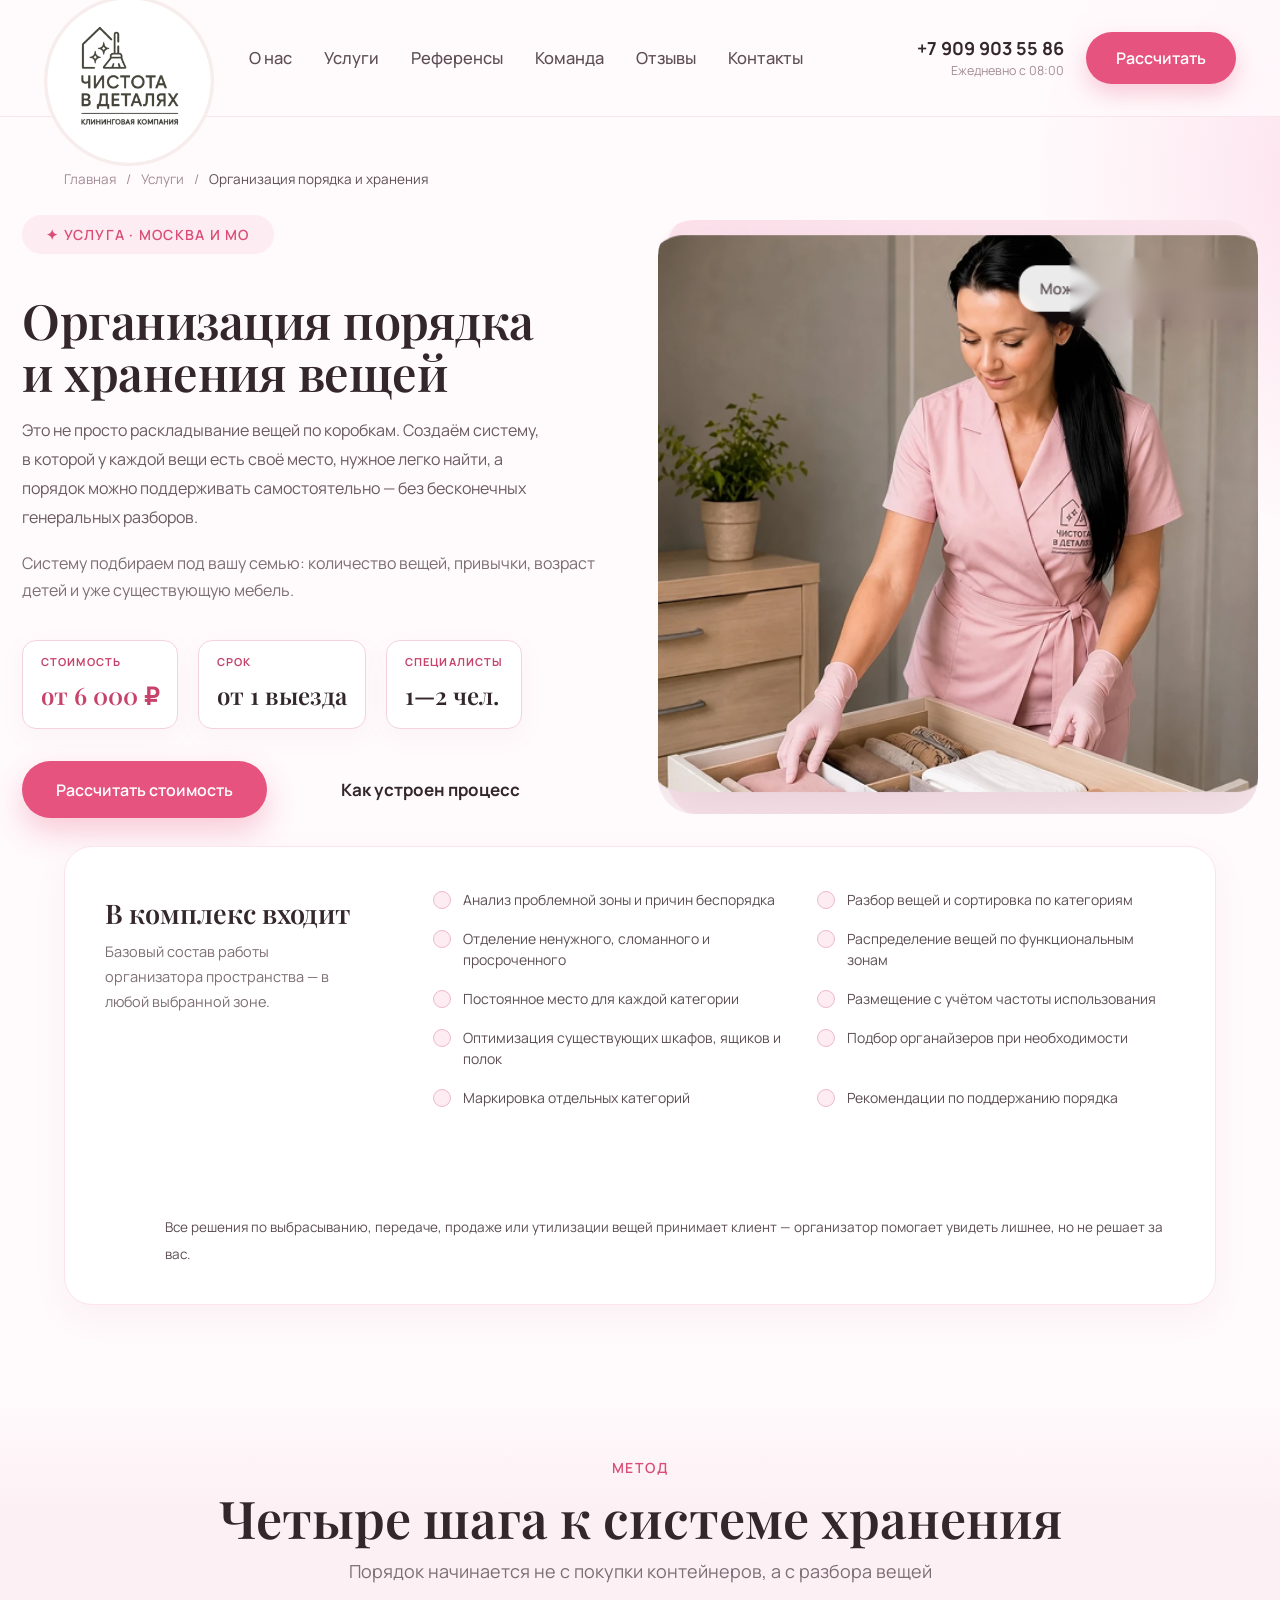
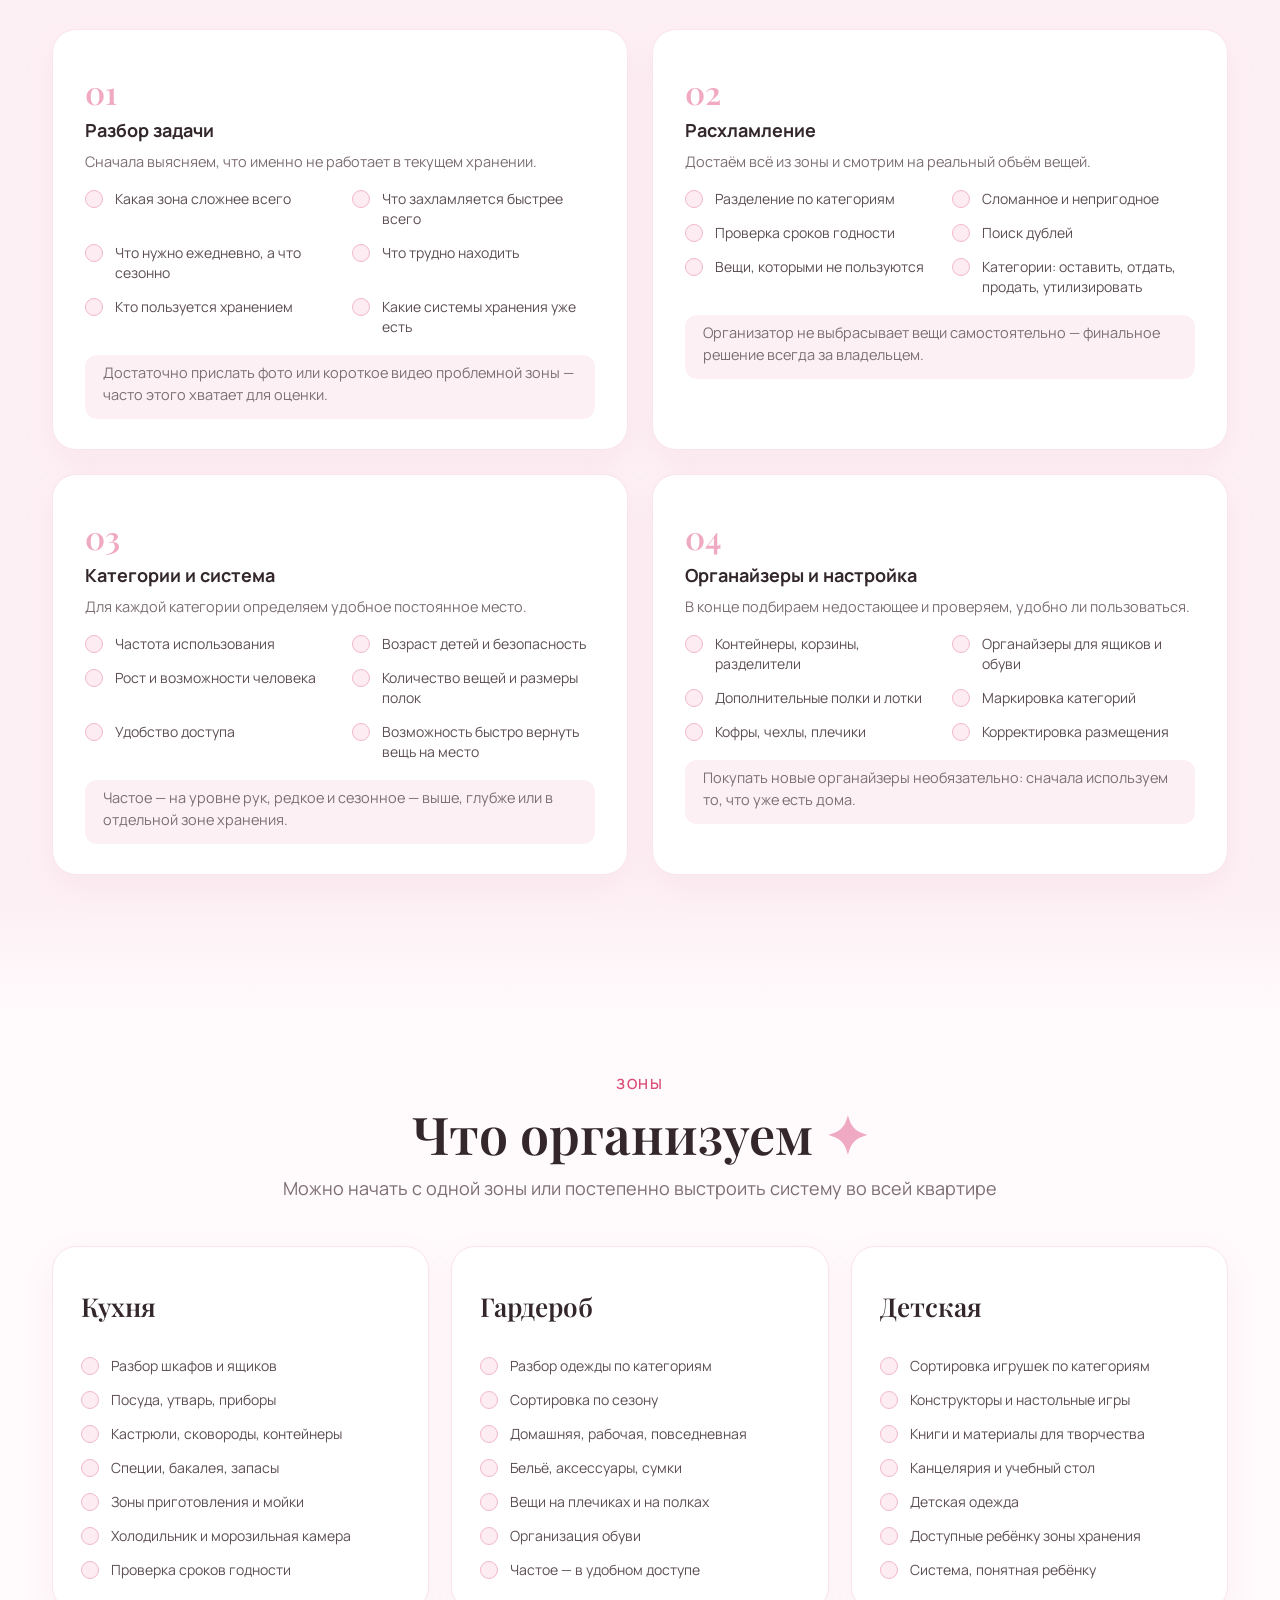
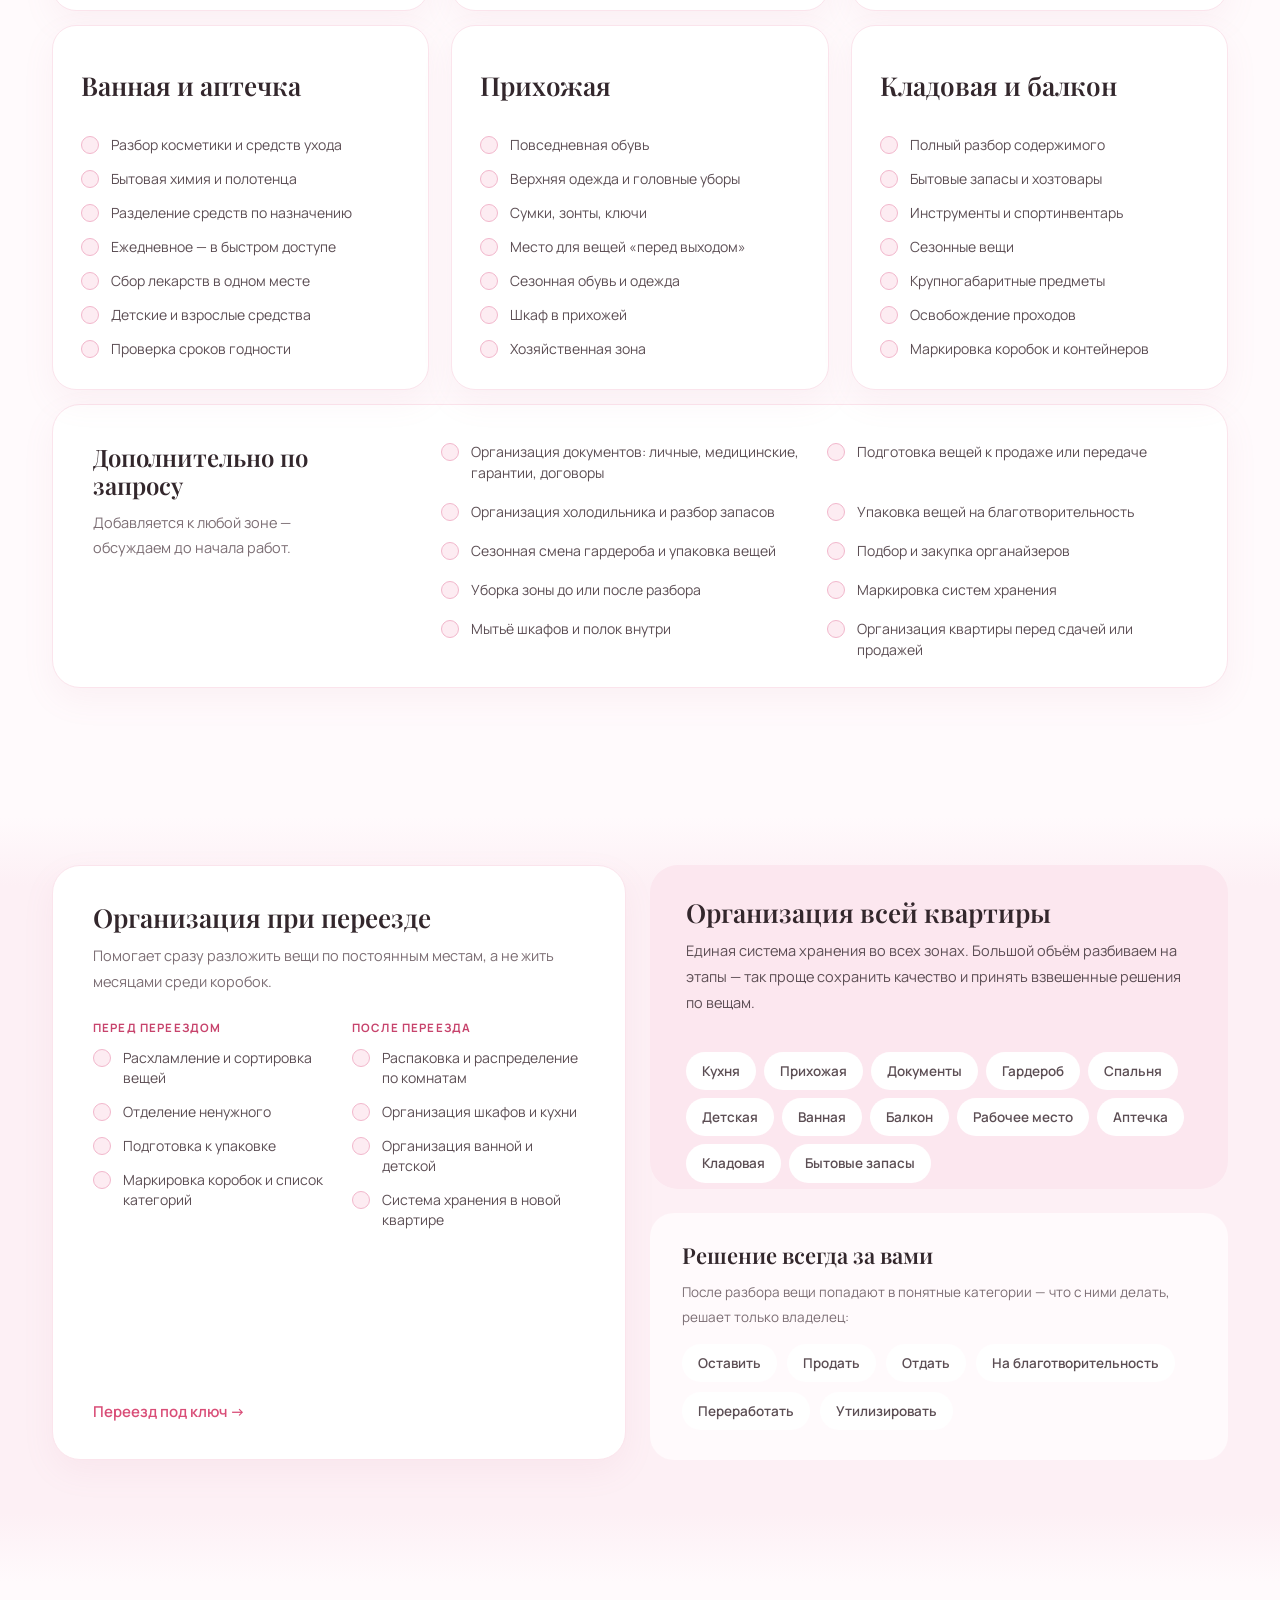
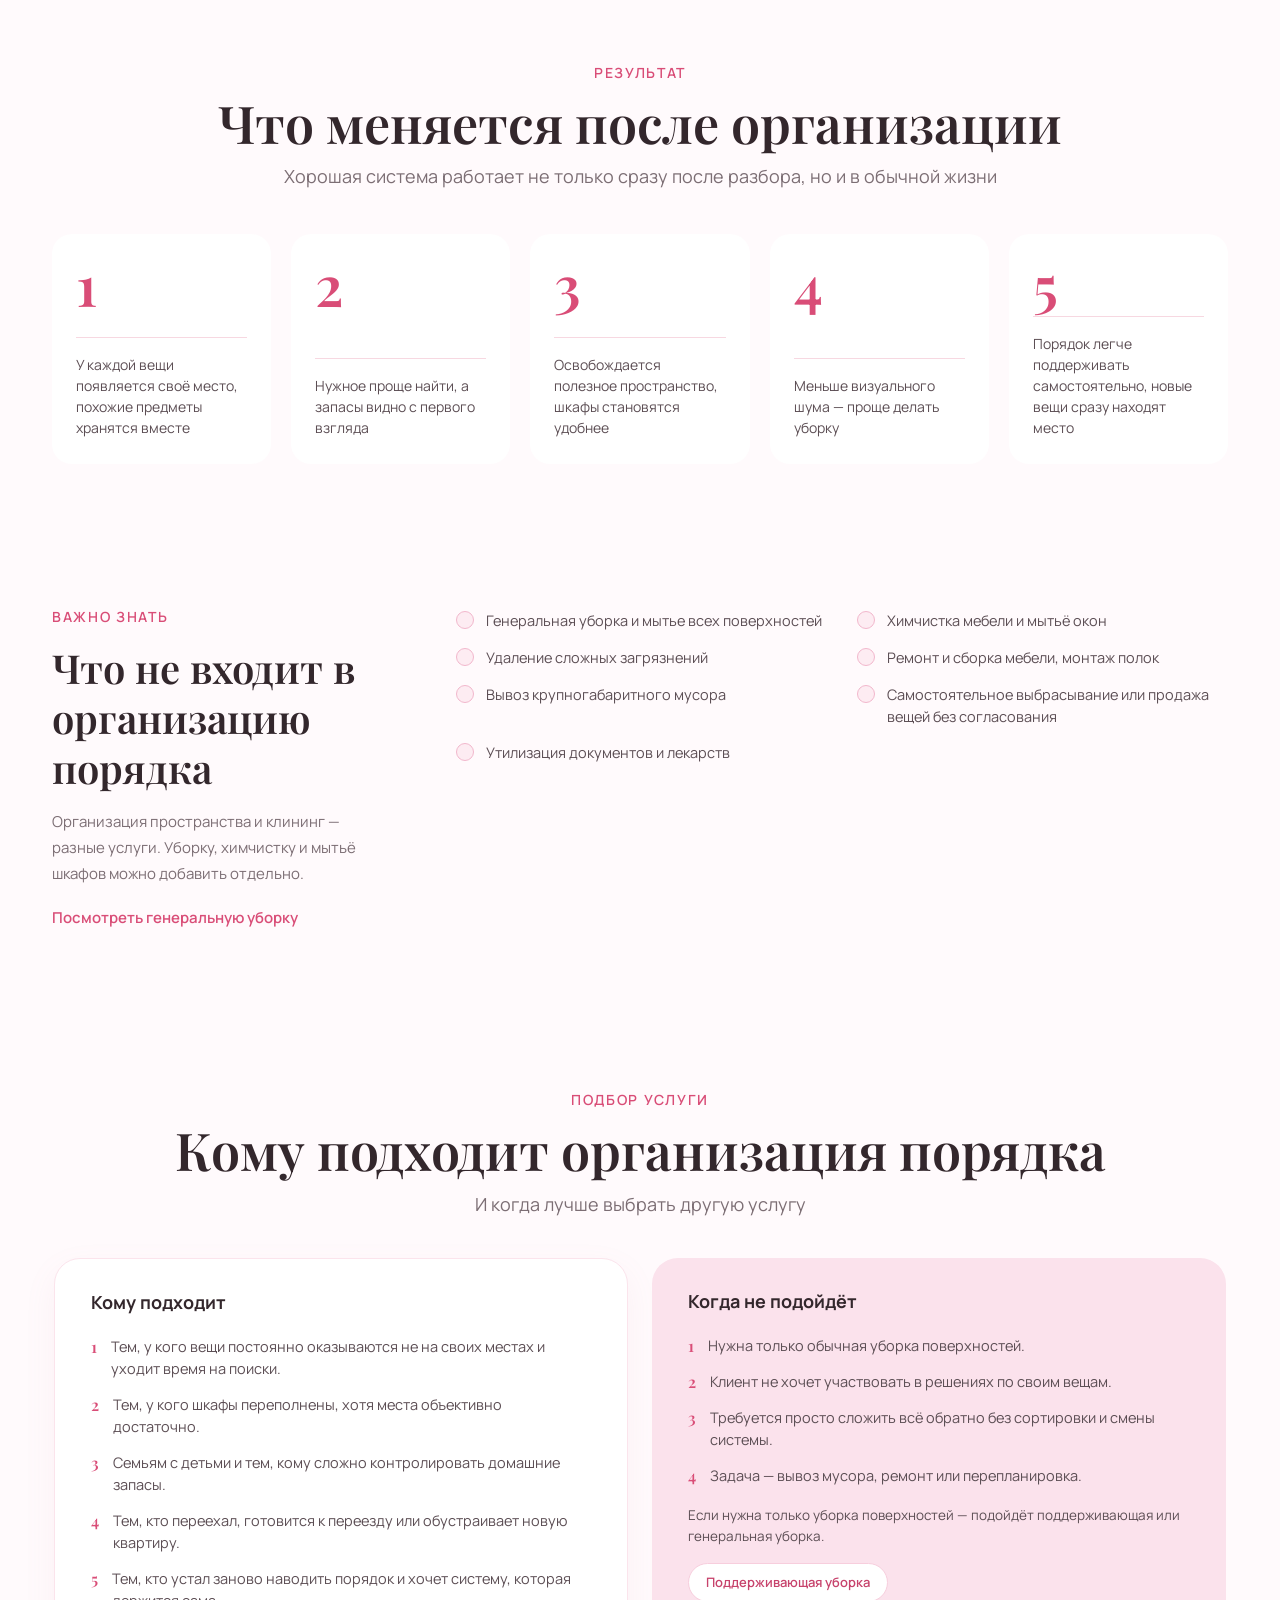
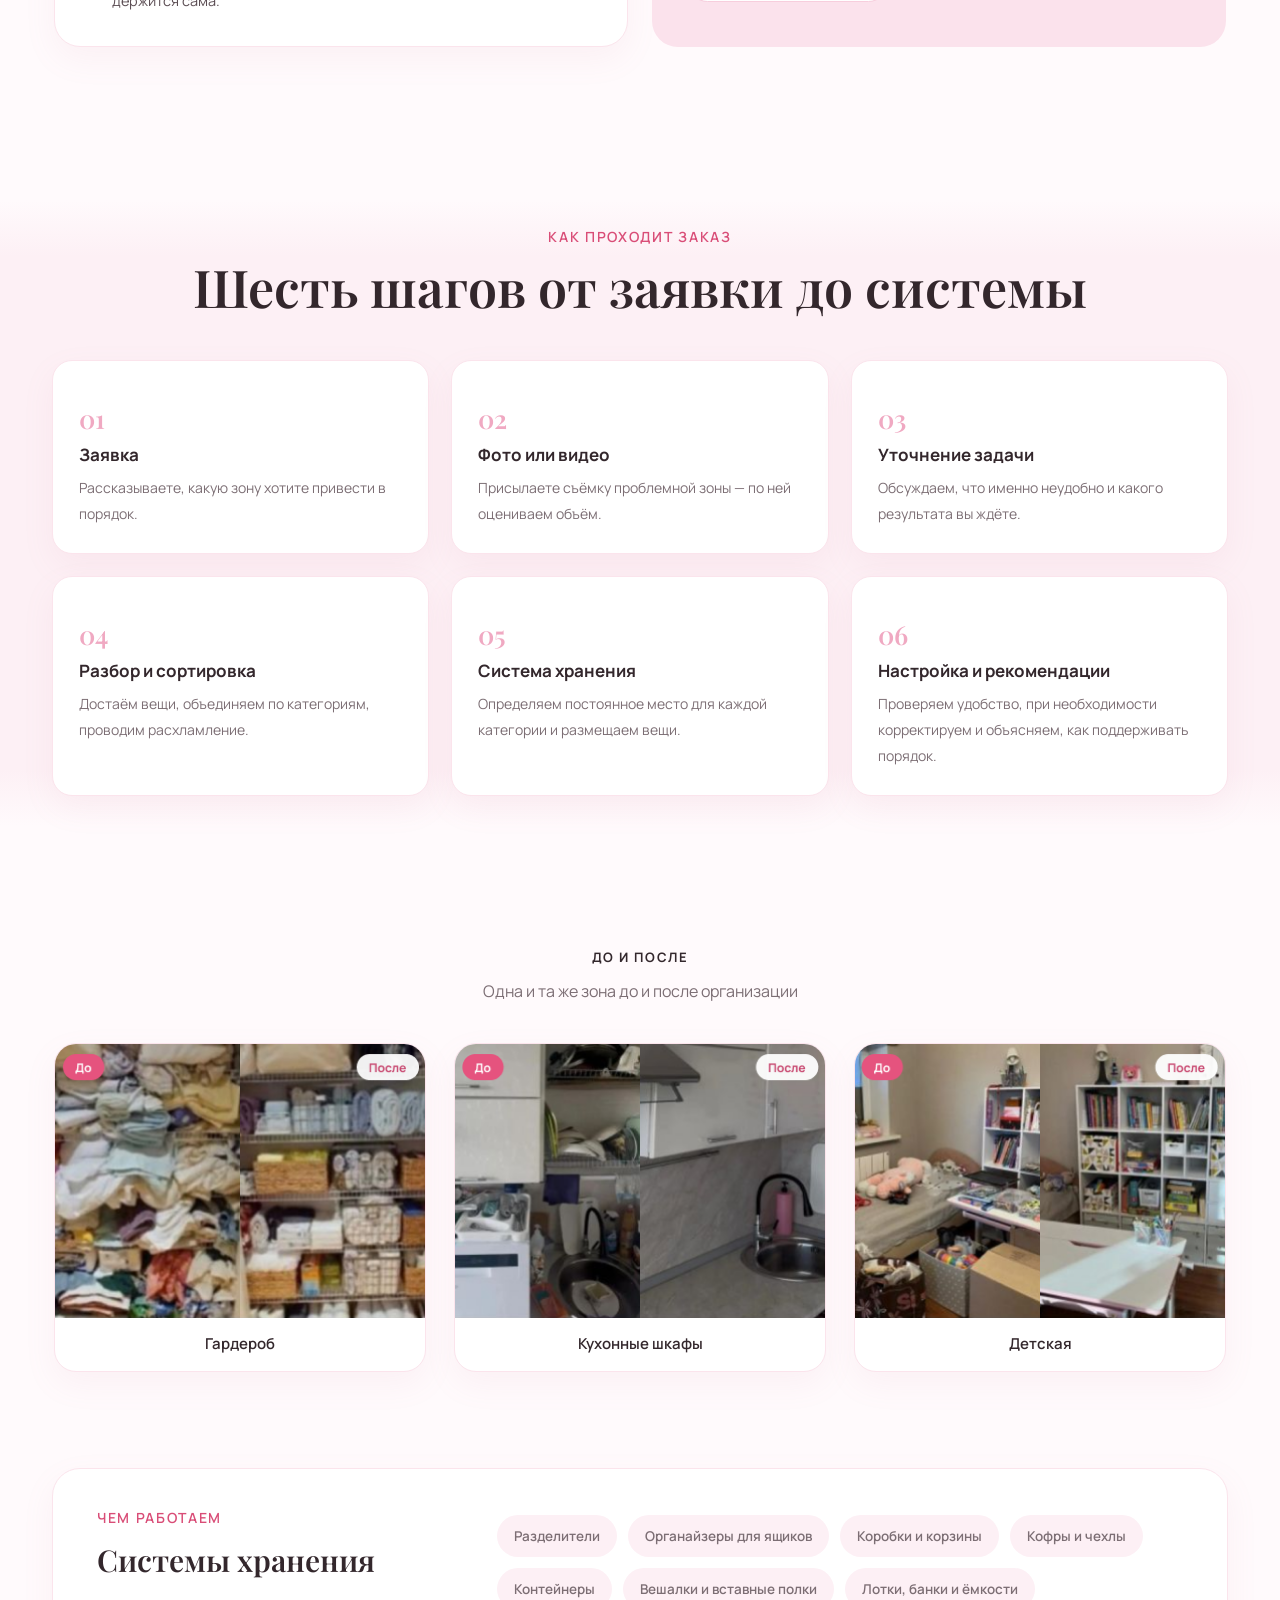
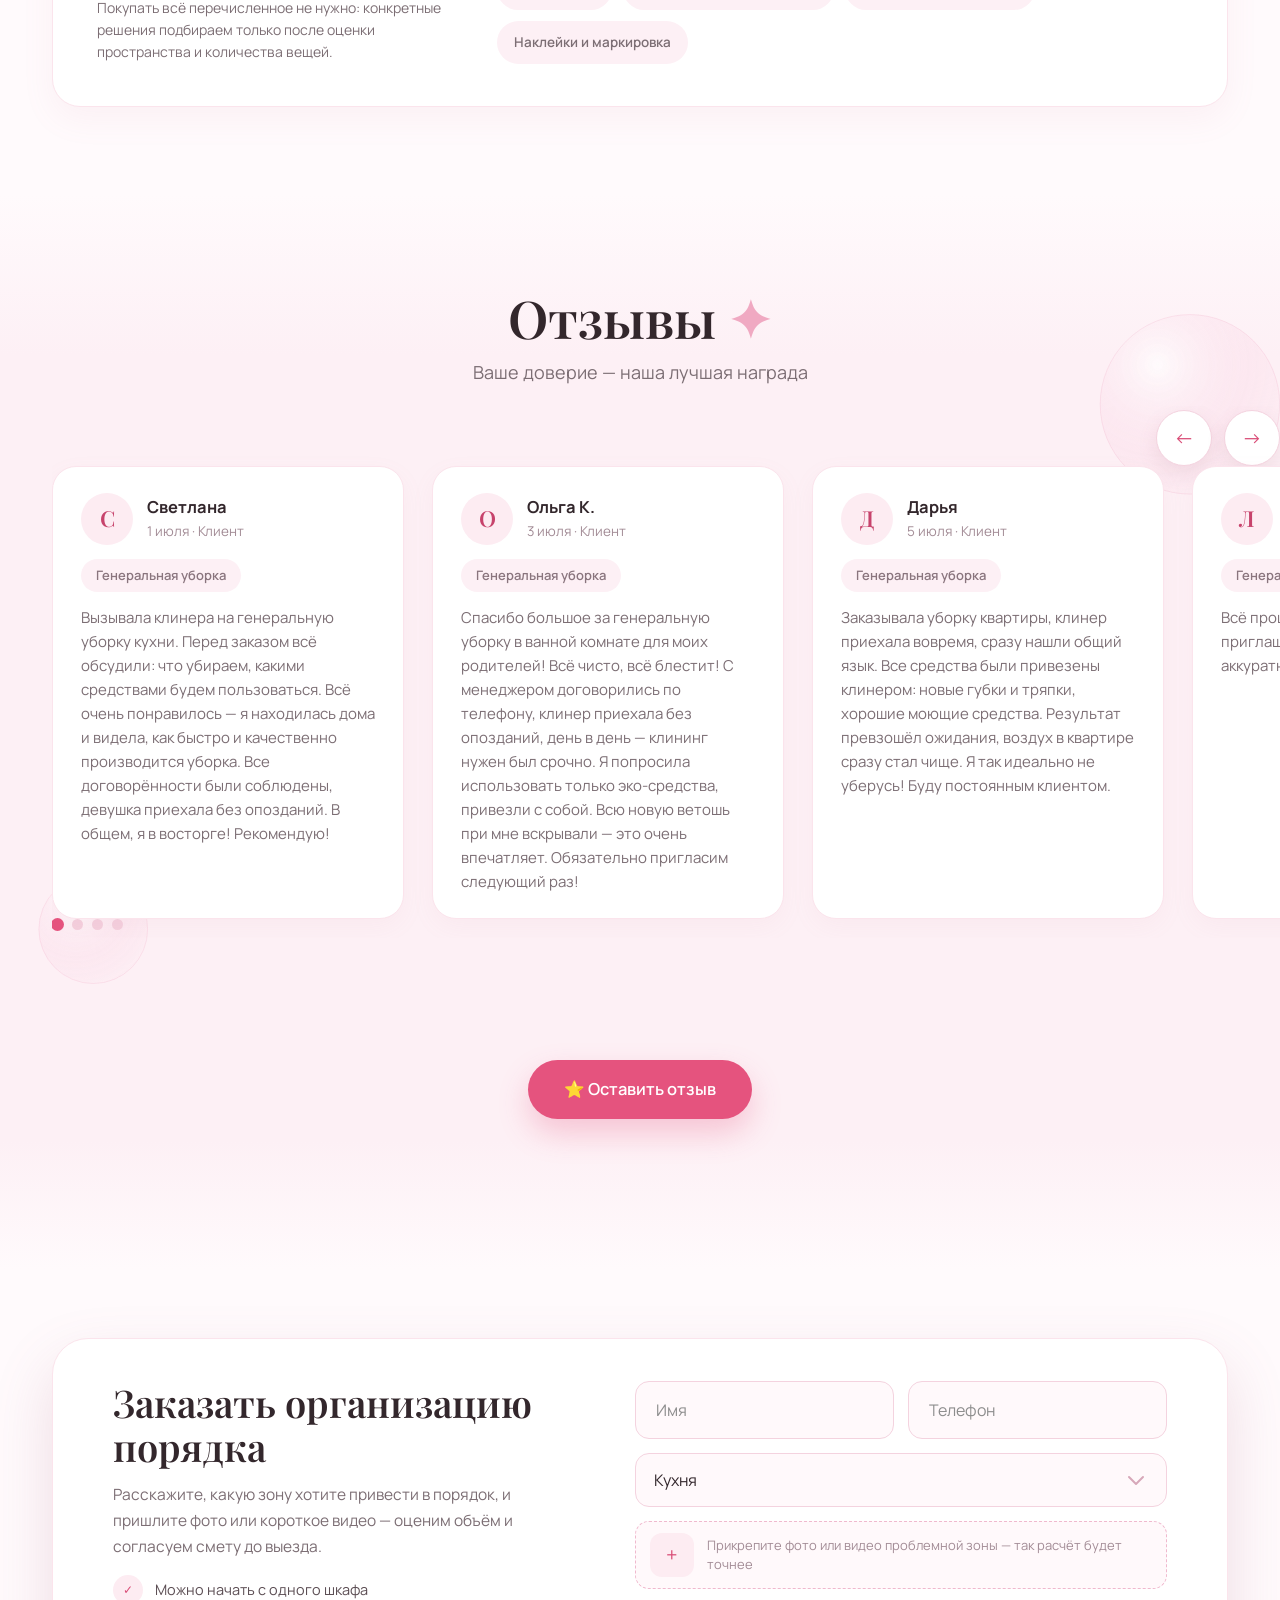
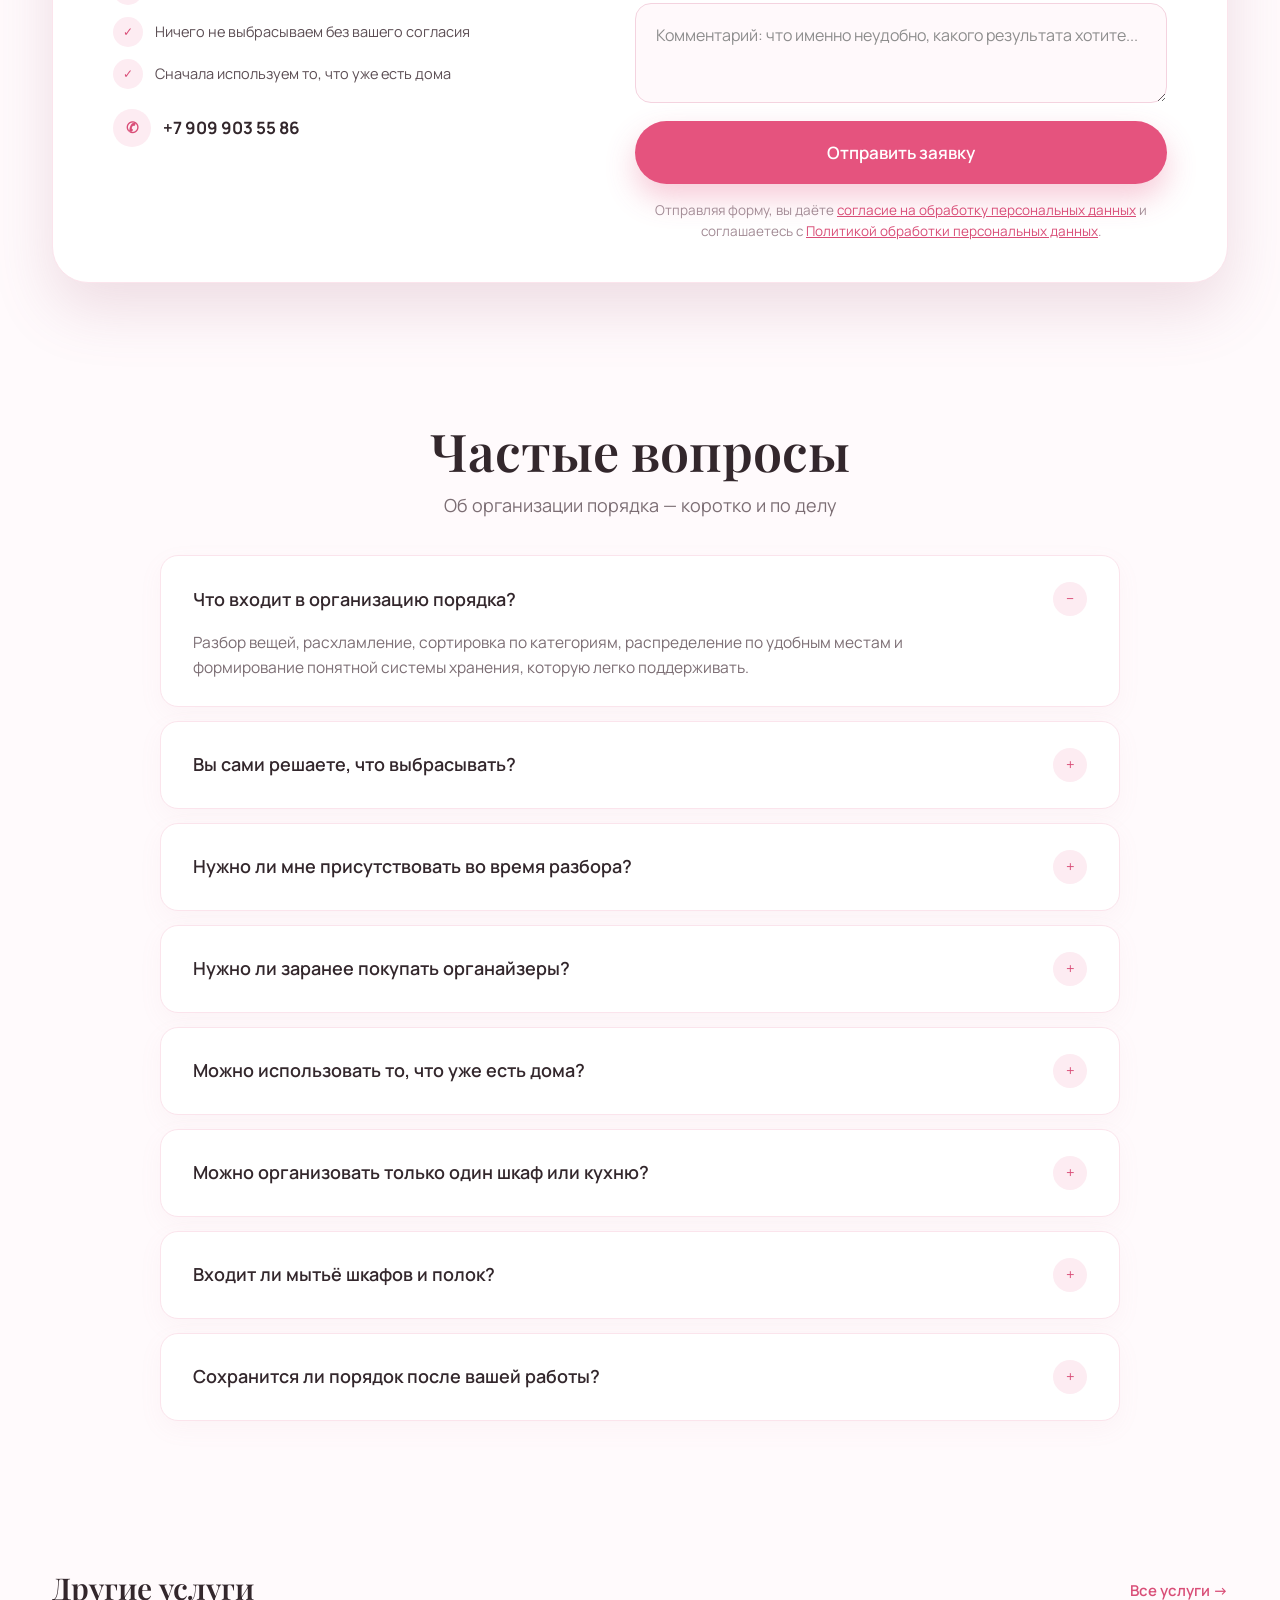
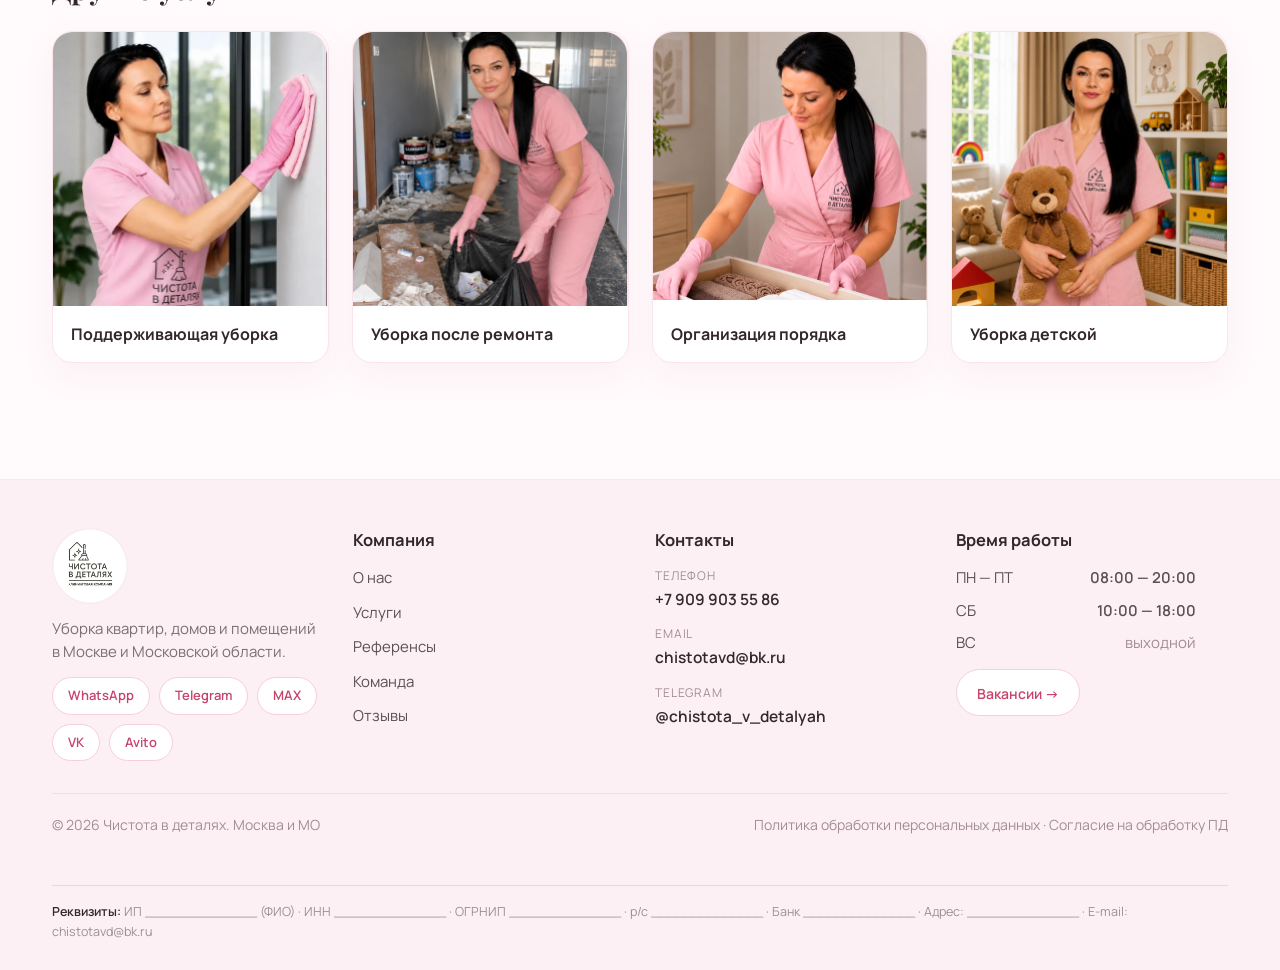
<file: organizaciya-hraneniya.html>
<!DOCTYPE html>
<html lang="ru">
<head>
<meta charset="UTF-8">
<meta name="viewport" content="width=device-width, initial-scale=1.0">
<title>Организация порядка и хранения вещей — Клининговая компания «Чистота»</title>
<meta name="description" content="Организация систем хранения в Москве и МО: разбор вещей, сортировка, органайзеры, маркировка. Порядок, который легко поддерживать.">
<meta property="og:type" content="website">
<meta property="og:title" content="Организация порядка и хранения вещей — Чистота в деталях">
<meta property="og:description" content="Организация систем хранения в Москве и МО: разбор вещей, сортировка, органайзеры, маркировка. Порядок, который легко поддерживать.">
<meta property="og:image" content="assets/ostalnye/p09_hero.png">
<meta property="og:locale" content="ru_RU">
<link rel="preconnect" href="https://fonts.googleapis.com">
<link rel="preconnect" href="https://fonts.gstatic.com" crossorigin>
<link href="https://fonts.googleapis.com/css2?family=Manrope:wght@400;500;600;700&family=Playfair+Display:wght@600&display=swap" rel="stylesheet">
<link rel="stylesheet" href="css/style.css">
<link rel="stylesheet" href="css/pages/p09.css">
<link rel="stylesheet" href="css/mobile.css">
<link rel="stylesheet" href="css/popup.css"><link rel="stylesheet" href="css/anim.css">
</head>
<body class="p9">
<div class="page">
  <div class="blob blob1"></div>
  <div class="blob blob2"></div>

  <header class="header">
    <div class="container header-in">
      <a href="index.html" class="logo"><img src="assets/ostalnye/p1_8_892.png" alt="Чистота в деталях"></a>
      <nav class="nav">
        <a href="index.html#about">О нас</a>
        <a href="index.html#services">Услуги</a>
        <a href="index.html#refs">Референсы</a>
        <a href="index.html#team">Команда</a>
        <a href="#reviews">Отзывы</a>
        <a href="index.html#footer">Контакты</a>
      </nav>
      <div class="header-right">
        <a href="tel:+79099035586" class="header-phone">
          <b>+7 909 903 55 86</b>
          <span>Ежедневно с 08:00</span>
        </a>
        <a href="#order" class="header-cta" aria-label="Рассчитать стоимость"><svg class="cta-icon" viewBox="0 0 24 24" fill="none" aria-hidden="true"><path d="M6.62 10.79c1.44 2.83 3.76 5.14 6.59 6.59l2.2-2.2c.27-.27.67-.36 1.02-.24 1.12.37 2.33.57 3.57.57.55 0 1 .45 1 1V20c0 .55-.45 1-1 1-9.39 0-17-7.61-17-17 0-.55.45-1 1-1h3.5c.55 0 1 .45 1 1 0 1.25.2 2.45.57 3.57.11.35.03.74-.25 1.02l-2.2 2.2z" fill="#fff"/></svg><span class="cta-text">Рассчитать</span></a>
      </div>
      <button class="burger" aria-label="Меню"><span></span><span></span><span></span></button>
    </div>
  </header>

  <main>
    <section class="sv-hero">
      <div class="container wrap">
        <div class="crumbs">
          <a href="index.html">Главная</a><span>/</span>
          <a href="index.html#services">Услуги</a><span>/</span>
          <b>Организация порядка и хранения</b>
        </div>
        <div class="sv-row">
          <div class="sv-left">
            <span class="hero-badge">✦ УСЛУГА · МОСКВА И МО</span>
            <h1>Организация порядка<br>и хранения вещей</h1>
            <p class="sv-lead">Это не просто раскладывание вещей по коробкам. Создаём систему, в которой у каждой вещи есть своё место, нужное легко найти, а порядок можно поддерживать самостоятельно — без бесконечных генеральных разборов.</p>
            <p class="sv-sub">Систему подбираем под вашу семью: количество вещей, привычки, возраст детей и уже существующую мебель.</p>
            <div class="sv-stats">
              <div class="sv-stat hot"><span>СТОИМОСТЬ</span><b>от 6 000 ₽</b></div>
              <div class="sv-stat"><span>СРОК</span><b>от 1 выезда</b></div>
              <div class="sv-stat"><span>СПЕЦИАЛИСТЫ</span><b>1—2 чел.</b></div>
            </div>
            <div class="sv-cta">
              <a href="#order" class="btn btn-pink">Рассчитать стоимость</a>
              <span class="inc-label">Как устроен процесс</span>
            </div>
          </div>
          <div class="sv-right">
            <img loading="lazy" decoding="async" class="sv-photo" src="assets/ostalnye/p09_hero.png" alt="Организация хранения вещей">
          </div>
        </div>
        <div class="inc-card">
          <div class="inc-left">
            <h2>В комплекс входит</h2>
            <p>Базовый состав работы организатора пространства — в любой выбранной зоне.</p>
          </div>
          <div class="inc-grid">
            <div class="inc-it"><i></i><span>Анализ проблемной зоны и причин беспорядка</span></div>
            <div class="inc-it"><i></i><span>Отделение ненужного, сломанного и просроченного</span></div>
            <div class="inc-it"><i></i><span>Постоянное место для каждой категории</span></div>
            <div class="inc-it"><i></i><span>Оптимизация существующих шкафов, ящиков и полок</span></div>
            <div class="inc-it"><i></i><span>Маркировка отдельных категорий</span></div>
            <div class="inc-it"><i></i><span>Разбор вещей и сортировка по категориям</span></div>
            <div class="inc-it"><i></i><span>Распределение вещей по функциональным зонам</span></div>
            <div class="inc-it"><i></i><span>Размещение с учётом частоты использования</span></div>
            <div class="inc-it"><i></i><span>Подбор органайзеров при необходимости</span></div>
            <div class="inc-it"><i></i><span>Рекомендации по поддержанию порядка</span></div>
          </div>
          <p class="inc-note">Все решения по выбрасыванию, передаче, продаже или утилизации вещей принимает клиент — организатор помогает увидеть лишнее, но не решает за вас.</p>
        </div>
      </div>
    </section>

    <section class="sv-method band">
      <div class="container wrap">
        <div class="sec-gap">
          <span class="kicker">МЕТОД</span>
          <h2 class="sec-title">Четыре шага к системе хранения</h2>
          <p class="sec-sub">Порядок начинается не с покупки контейнеров, а с разбора вещей</p>
        </div>
        <div class="mt-grid">
          <article class="mt-card">
            <b class="mt-num">01</b>
            <h3>Разбор задачи</h3>
            <p>Сначала выясняем, что именно не работает в текущем хранении.</p>
            <div class="dot-list">
              <div class="dot-it"><i></i><span>Какая зона сложнее всего</span></div>
              <div class="dot-it"><i></i><span>Что захламляется быстрее всего</span></div>
              <div class="dot-it"><i></i><span>Что нужно ежедневно, а что сезонно</span></div>
              <div class="dot-it"><i></i><span>Что трудно находить</span></div>
              <div class="dot-it"><i></i><span>Кто пользуется хранением</span></div>
              <div class="dot-it"><i></i><span>Какие системы хранения уже есть</span></div>
            </div>
            <p class="mt-note">Достаточно прислать фото или короткое видео проблемной зоны — часто этого хватает для оценки.</p>
          </article>
          <article class="mt-card">
            <b class="mt-num">02</b>
            <h3>Расхламление</h3>
            <p>Достаём всё из зоны и смотрим на реальный объём вещей.</p>
            <div class="dot-list">
              <div class="dot-it"><i></i><span>Разделение по категориям</span></div>
              <div class="dot-it"><i></i><span>Сломанное и непригодное</span></div>
              <div class="dot-it"><i></i><span>Проверка сроков годности</span></div>
              <div class="dot-it"><i></i><span>Поиск дублей</span></div>
              <div class="dot-it"><i></i><span>Вещи, которыми не пользуются</span></div>
              <div class="dot-it"><i></i><span>Категории: оставить, отдать, продать, утилизировать</span></div>
            </div>
            <p class="mt-note">Организатор не выбрасывает вещи самостоятельно — финальное решение всегда за владельцем.</p>
          </article>
          <article class="mt-card">
            <b class="mt-num">03</b>
            <h3>Категории и система</h3>
            <p>Для каждой категории определяем удобное постоянное место.</p>
            <div class="dot-list">
              <div class="dot-it"><i></i><span>Частота использования</span></div>
              <div class="dot-it"><i></i><span>Возраст детей и безопасность</span></div>
              <div class="dot-it"><i></i><span>Рост и возможности человека</span></div>
              <div class="dot-it"><i></i><span>Количество вещей и размеры полок</span></div>
              <div class="dot-it"><i></i><span>Удобство доступа</span></div>
              <div class="dot-it"><i></i><span>Возможность быстро вернуть вещь на место</span></div>
            </div>
            <p class="mt-note">Частое — на уровне рук, редкое и сезонное — выше, глубже или в отдельной зоне хранения.</p>
          </article>
          <article class="mt-card">
            <b class="mt-num">04</b>
            <h3>Органайзеры и настройка</h3>
            <p>В конце подбираем недостающее и проверяем, удобно ли пользоваться.</p>
            <div class="dot-list">
              <div class="dot-it"><i></i><span>Контейнеры, корзины, разделители</span></div>
              <div class="dot-it"><i></i><span>Органайзеры для ящиков и обуви</span></div>
              <div class="dot-it"><i></i><span>Дополнительные полки и лотки</span></div>
              <div class="dot-it"><i></i><span>Маркировка категорий</span></div>
              <div class="dot-it"><i></i><span>Кофры, чехлы, плечики</span></div>
              <div class="dot-it"><i></i><span>Корректировка размещения</span></div>
            </div>
            <p class="mt-note">Покупать новые органайзеры необязательно: сначала используем то, что уже есть дома.</p>
          </article>
        </div>
      </div>
    </section>

    <section class="sv-zones">
      <div class="container wrap">
        <div class="sec-gap">
          <span class="kicker">ЗОНЫ</span>
          <h2 class="sec-title">Что организуем <span class="accent">✦</span></h2>
          <p class="sec-sub">Можно начать с одной зоны или постепенно выстроить систему во всей квартире</p>
        </div>
        <div class="zn-grid">
          <article class="zn-card">
            <h3>Кухня</h3>
            <div class="dot-list">
              <div class="dot-it"><i></i><span>Разбор шкафов и ящиков</span></div>
              <div class="dot-it"><i></i><span>Посуда, утварь, приборы</span></div>
              <div class="dot-it"><i></i><span>Кастрюли, сковороды, контейнеры</span></div>
              <div class="dot-it"><i></i><span>Специи, бакалея, запасы</span></div>
              <div class="dot-it"><i></i><span>Зоны приготовления и мойки</span></div>
              <div class="dot-it"><i></i><span>Холодильник и морозильная камера</span></div>
              <div class="dot-it"><i></i><span>Проверка сроков годности</span></div>
            </div>
          </article>
          <article class="zn-card">
            <h3>Гардероб</h3>
            <div class="dot-list">
              <div class="dot-it"><i></i><span>Разбор одежды по категориям</span></div>
              <div class="dot-it"><i></i><span>Сортировка по сезону</span></div>
              <div class="dot-it"><i></i><span>Домашняя, рабочая, повседневная</span></div>
              <div class="dot-it"><i></i><span>Бельё, аксессуары, сумки</span></div>
              <div class="dot-it"><i></i><span>Вещи на плечиках и на полках</span></div>
              <div class="dot-it"><i></i><span>Организация обуви</span></div>
              <div class="dot-it"><i></i><span>Частое — в удобном доступе</span></div>
            </div>
          </article>
          <article class="zn-card">
            <h3>Детская</h3>
            <div class="dot-list">
              <div class="dot-it"><i></i><span>Сортировка игрушек по категориям</span></div>
              <div class="dot-it"><i></i><span>Конструкторы и настольные игры</span></div>
              <div class="dot-it"><i></i><span>Книги и материалы для творчества</span></div>
              <div class="dot-it"><i></i><span>Канцелярия и учебный стол</span></div>
              <div class="dot-it"><i></i><span>Детская одежда</span></div>
              <div class="dot-it"><i></i><span>Доступные ребёнку зоны хранения</span></div>
              <div class="dot-it"><i></i><span>Система, понятная ребёнку</span></div>
            </div>
          </article>
          <article class="zn-card">
            <h3>Ванная и аптечка</h3>
            <div class="dot-list">
              <div class="dot-it"><i></i><span>Разбор косметики и средств ухода</span></div>
              <div class="dot-it"><i></i><span>Бытовая химия и полотенца</span></div>
              <div class="dot-it"><i></i><span>Разделение средств по назначению</span></div>
              <div class="dot-it"><i></i><span>Ежедневное — в быстром доступе</span></div>
              <div class="dot-it"><i></i><span>Сбор лекарств в одном месте</span></div>
              <div class="dot-it"><i></i><span>Детские и взрослые средства</span></div>
              <div class="dot-it"><i></i><span>Проверка сроков годности</span></div>
            </div>
          </article>
          <article class="zn-card">
            <h3>Прихожая</h3>
            <div class="dot-list">
              <div class="dot-it"><i></i><span>Повседневная обувь</span></div>
              <div class="dot-it"><i></i><span>Верхняя одежда и головные уборы</span></div>
              <div class="dot-it"><i></i><span>Сумки, зонты, ключи</span></div>
              <div class="dot-it"><i></i><span>Место для вещей «перед выходом»</span></div>
              <div class="dot-it"><i></i><span>Сезонная обувь и одежда</span></div>
              <div class="dot-it"><i></i><span>Шкаф в прихожей</span></div>
              <div class="dot-it"><i></i><span>Хозяйственная зона</span></div>
            </div>
          </article>
          <article class="zn-card">
            <h3>Кладовая и балкон</h3>
            <div class="dot-list">
              <div class="dot-it"><i></i><span>Полный разбор содержимого</span></div>
              <div class="dot-it"><i></i><span>Бытовые запасы и хозтовары</span></div>
              <div class="dot-it"><i></i><span>Инструменты и спортинвентарь</span></div>
              <div class="dot-it"><i></i><span>Сезонные вещи</span></div>
              <div class="dot-it"><i></i><span>Крупногабаритные предметы</span></div>
              <div class="dot-it"><i></i><span>Освобождение проходов</span></div>
              <div class="dot-it"><i></i><span>Маркировка коробок и контейнеров</span></div>
            </div>
          </article>
        </div>
        <div class="zn-extra">
          <div class="inc-left">
            <h2>Дополнительно по запросу</h2>
            <p>Добавляется к любой зоне — обсуждаем до начала работ.</p>
          </div>
          <div class="inc-grid">
            <div class="inc-it"><i></i><span>Организация документов: личные, медицинские, гарантии, договоры</span></div>
            <div class="inc-it"><i></i><span>Организация холодильника и разбор запасов</span></div>
            <div class="inc-it"><i></i><span>Сезонная смена гардероба и упаковка вещей</span></div>
            <div class="inc-it"><i></i><span>Уборка зоны до или после разбора</span></div>
            <div class="inc-it"><i></i><span>Мытьё шкафов и полок внутри</span></div>
            <div class="inc-it"><i></i><span>Подготовка вещей к продаже или передаче</span></div>
            <div class="inc-it"><i></i><span>Упаковка вещей на благотворительность</span></div>
            <div class="inc-it"><i></i><span>Подбор и закупка органайзеров</span></div>
            <div class="inc-it"><i></i><span>Маркировка систем хранения</span></div>
            <div class="inc-it"><i></i><span>Организация квартиры перед сдачей или продажей</span></div>
          </div>
        </div>
      </div>
    </section>

    <section class="sv-move band">
      <div class="container wrap">
        <div class="mv-grid">
          <article class="mv-main">
            <h3>Организация при переезде</h3>
            <p>Помогает сразу разложить вещи по постоянным местам, а не жить месяцами среди коробок.</p>
            <div class="mv-cols">
              <div class="mv-col">
                <h4>ПЕРЕД ПЕРЕЕЗДОМ</h4>
                <div class="dot-list">
                  <div class="dot-it"><i></i><span>Расхламление и сортировка вещей</span></div>
                  <div class="dot-it"><i></i><span>Отделение ненужного</span></div>
                  <div class="dot-it"><i></i><span>Подготовка к упаковке</span></div>
                  <div class="dot-it"><i></i><span>Маркировка коробок и список категорий</span></div>
                </div>
              </div>
              <div class="mv-col">
                <h4>ПОСЛЕ ПЕРЕЕЗДА</h4>
                <div class="dot-list">
                  <div class="dot-it"><i></i><span>Распаковка и распределение по комнатам</span></div>
                  <div class="dot-it"><i></i><span>Организация шкафов и кухни</span></div>
                  <div class="dot-it"><i></i><span>Организация ванной и детской</span></div>
                  <div class="dot-it"><i></i><span>Система хранения в новой квартире</span></div>
                </div>
              </div>
            </div>
            <a class="mv-link" href="pereezd-pod-klyuch.html">Переезд под ключ →</a>
          </article>
          <div class="mv-side">
            <article class="mv-pink">
              <h3>Организация всей квартиры</h3>
              <p>Единая система хранения во всех зонах. Большой объём разбиваем на этапы — так проще сохранить качество и принять взвешенные решения по вещам.</p>
              <div class="chips">
                <span class="chip">Кухня</span>
                <span class="chip">Прихожая</span>
                <span class="chip">Документы</span>
                <span class="chip">Гардероб</span>
                <span class="chip">Спальня</span>
                <span class="chip">Детская</span>
                <span class="chip">Ванная</span>
                <span class="chip">Балкон</span>
                <span class="chip">Рабочее место</span>
                <span class="chip">Аптечка</span>
                <span class="chip">Кладовая</span>
                <span class="chip">Бытовые запасы</span>
              </div>
            </article>
            <article class="mv-decide">
              <h3>Решение всегда за вами</h3>
              <p>После разбора вещи попадают в понятные категории — что с ними делать, решает только владелец:</p>
              <div class="chips">
                <span class="chip">Оставить</span>
                <span class="chip">Продать</span>
                <span class="chip">Отдать</span>
                <span class="chip">На благотворительность</span>
                <span class="chip">Переработать</span>
                <span class="chip">Утилизировать</span>
              </div>
            </article>
          </div>
        </div>
      </div>
    </section>

    <section class="sv-result">
      <div class="container wrap">
        <div class="sec-gap">
          <span class="kicker">РЕЗУЛЬТАТ</span>
          <h2 class="sec-title">Что меняется после организации</h2>
          <p class="sec-sub">Хорошая система работает не только сразу после разбора, но и в обычной жизни</p>
        </div>
        <div class="rs-grid">
          <article class="rs-card">
            <b>1</b>
            <div class="rs-body">У каждой вещи появляется своё место, похожие предметы хранятся вместе</div>
          </article>
          <article class="rs-card">
            <b>2</b>
            <div class="rs-body">Нужное проще найти, а запасы видно с первого взгляда</div>
          </article>
          <article class="rs-card">
            <b>3</b>
            <div class="rs-body">Освобождается полезное пространство, шкафы становятся удобнее</div>
          </article>
          <article class="rs-card">
            <b>4</b>
            <div class="rs-body">Меньше визуального шума — проще делать уборку</div>
          </article>
          <article class="rs-card">
            <b>5</b>
            <div class="rs-body">Порядок легче поддерживать самостоятельно, новые вещи сразу находят место</div>
          </article>
        </div>
      </div>
    </section>

    <section class="sv-vazh">
      <div class="container wrap">
        <div class="vz-grid">
          <div class="vz-left">
            <span class="kicker">ВАЖНО ЗНАТЬ</span>
            <h2>Что не входит в организацию порядка</h2>
            <p>Организация пространства и клининг — разные услуги. Уборку, химчистку и мытьё шкафов можно добавить отдельно.</p>
            <a class="vz-link" href="generalnaya.html">Посмотреть генеральную уборку</a>
          </div>
          <div class="vz-items">
            <div class="dot-it"><i></i><span>Генеральная уборка и мытье всех поверхностей</span></div>
            <div class="dot-it"><i></i><span>Химчистка мебели и мытьё окон</span></div>
            <div class="dot-it"><i></i><span>Удаление сложных загрязнений</span></div>
            <div class="dot-it"><i></i><span>Ремонт и сборка мебели, монтаж полок</span></div>
            <div class="dot-it"><i></i><span>Вывоз крупногабаритного мусора</span></div>
            <div class="dot-it"><i></i><span>Самостоятельное выбрасывание или продажа вещей без согласования</span></div>
            <div class="dot-it"><i></i><span>Утилизация документов и лекарств</span></div>
          </div>
        </div>
      </div>
    </section>

    <section class="sv-fit">
      <div class="container wrap">
        <div class="sec-gap">
          <span class="kicker">ПОДБОР УСЛУГИ</span>
          <h2 class="sec-title">Кому подходит организация порядка</h2>
          <p class="sec-sub">И когда лучше выбрать другую услугу</p>
        </div>
        <div class="fit-row">
          <article class="fit-card yes">
            <h3>Кому подходит</h3>
            <div class="fit-list">
              <div class="fit-it"><b>1</b><span>Тем, у кого вещи постоянно оказываются не на своих местах и уходит время на поиски.</span></div>
              <div class="fit-it"><b>2</b><span>Тем, у кого шкафы переполнены, хотя места объективно достаточно.</span></div>
              <div class="fit-it"><b>3</b><span>Семьям с детьми и тем, кому сложно контролировать домашние запасы.</span></div>
              <div class="fit-it"><b>4</b><span>Тем, кто переехал, готовится к переезду или обустраивает новую квартиру.</span></div>
              <div class="fit-it"><b>5</b><span>Тем, кто устал заново наводить порядок и хочет систему, которая держится сама.</span></div>
            </div>
          </article>
          <article class="fit-card no">
            <h3>Когда не подойдёт</h3>
            <div class="fit-list">
              <div class="fit-it"><b>1</b><span>Нужна только обычная уборка поверхностей.</span></div>
              <div class="fit-it"><b>2</b><span>Клиент не хочет участвовать в решениях по своим вещам.</span></div>
              <div class="fit-it"><b>3</b><span>Требуется просто сложить всё обратно без сортировки и смены системы.</span></div>
              <div class="fit-it"><b>4</b><span>Задача — вывоз мусора, ремонт или перепланировка.</span></div>
            </div>
            <p class="fit-note">Если нужна только уборка поверхностей — подойдёт поддерживающая или генеральная уборка.</p>
            <a class="fit-link" href="podderzhivayushchaya.html">Поддерживающая уборка</a>
          </article>
        </div>
      </div>
    </section>

    <section class="sv-steps band">
      <div class="container wrap">
        <div class="sec-gap">
          <span class="kicker">КАК ПРОХОДИТ ЗАКАЗ</span>
          <h2 class="sec-title">Шесть шагов от заявки до системы</h2>
        </div>
        <div class="st-grid">
          <article class="st-card">
            <b>01</b>
            <h3>Заявка</h3>
            <p>Рассказываете, какую зону хотите привести в порядок.</p>
          </article>
          <article class="st-card">
            <b>02</b>
            <h3>Фото или видео</h3>
            <p>Присылаете съёмку проблемной зоны — по ней оцениваем объём.</p>
          </article>
          <article class="st-card">
            <b>03</b>
            <h3>Уточнение задачи</h3>
            <p>Обсуждаем, что именно неудобно и какого результата вы ждёте.</p>
          </article>
          <article class="st-card">
            <b>04</b>
            <h3>Разбор и сортировка</h3>
            <p>Достаём вещи, объединяем по категориям, проводим расхламление.</p>
          </article>
          <article class="st-card">
            <b>05</b>
            <h3>Система хранения</h3>
            <p>Определяем постоянное место для каждой категории и размещаем вещи.</p>
          </article>
          <article class="st-card">
            <b>06</b>
            <h3>Настройка и рекомендации</h3>
            <p>Проверяем удобство, при необходимости корректируем и объясняем, как поддерживать порядок.</p>
          </article>
        </div>
      </div>
    </section>

    <section class="sv-ba">
      <div class="container wrap">
        <div class="ba-head">
          <span>До и после</span>
          <p>Одна и та же зона до и после организации</p>
        </div>
        <div class="ba-row">
          <article class="ba-card">
            <div class="ba-pics">
              <img loading="lazy" decoding="async" src="assets/raboty/p09_ba1_do.png" alt="Гардероб до">
              <img loading="lazy" decoding="async" src="assets/raboty/p09_ba1_posle.png" alt="Гардероб после">
            </div>
            <div class="ba-cap">Гардероб</div>
          </article>
          <article class="ba-card">
            <div class="ba-pics">
              <img loading="lazy" decoding="async" src="assets/raboty/p09_ba2_do.png" alt="Кухонные шкафы до">
              <img loading="lazy" decoding="async" src="assets/raboty/p09_ba2_posle.png" alt="Кухонные шкафы после">
            </div>
            <div class="ba-cap">Кухонные шкафы</div>
          </article>
          <article class="ba-card">
            <div class="ba-pics">
              <img loading="lazy" decoding="async" src="assets/raboty/p09_ba3_do.png" alt="Детская до">
              <img loading="lazy" decoding="async" src="assets/raboty/p09_ba3_posle.png" alt="Детская после">
            </div>
            <div class="ba-cap">Детская</div>
          </article>
        </div>
      </div>
    </section>

    <section class="sv-gear">
      <div class="container wrap">
        <div class="gear-card">
          <div class="gear-left">
            <span class="kicker">ЧЕМ РАБОТАЕМ</span>
            <h2>Системы хранения</h2>
            <p>Покупать всё перечисленное не нужно: конкретные решения подбираем только после оценки пространства и количества вещей.</p>
          </div>
          <div class="gear-tags">
            <span class="gear-tag">Разделители</span>
            <span class="gear-tag">Органайзеры для ящиков</span>
            <span class="gear-tag">Коробки и корзины</span>
            <span class="gear-tag">Кофры и чехлы</span>
            <span class="gear-tag">Контейнеры</span>
            <span class="gear-tag">Вешалки и вставные полки</span>
            <span class="gear-tag">Лотки, банки и ёмкости</span>
            <span class="gear-tag">Наклейки и маркировка</span>
          </div>
        </div>
      </div>
    </section>

    <section class="reviews" id="reviews">
      <img class="reviews-deco" src="assets/ostalnye/p1_8_307.svg" alt="">
      <div class="container reviews-in">
        <div class="sec-head">
          <h2 class="sec-title">Отзывы <span class="accent">✦</span></h2>
          <p class="sec-sub">Ваше доверие — наша лучшая награда</p>
        </div>
        <div class="rev-track-wrap">
          <div class="rev-track" data-rev-track>
            <article class="rev-card">
              <div class="rev-top">
                <div class="rev-ava">С</div>
                <div class="rev-name"><b>Светлана</b><span>1 июля · Клиент</span></div>
              </div>
              <span class="rev-badge">Генеральная уборка</span>
              <p class="rev-text">Вызывала клинера на генеральную уборку кухни. Перед заказом всё обсудили: что убираем, какими средствами будем пользоваться. Всё очень понравилось — я находилась дома и видела, как быстро и качественно производится уборка. Все договорённости были соблюдены, девушка приехала без опозданий. В общем, я в восторге! Рекомендую!</p>
            </article>
            <article class="rev-card">
              <div class="rev-top">
                <div class="rev-ava">О</div>
                <div class="rev-name"><b>Ольга К.</b><span>3 июля · Клиент</span></div>
              </div>
              <span class="rev-badge">Генеральная уборка</span>
              <p class="rev-text">Спасибо большое за генеральную уборку в ванной комнате для моих родителей! Всё чисто, всё блестит! С менеджером договорились по телефону, клинер приехала без опозданий, день в день — клининг нужен был срочно. Я попросила использовать только эко-средства, привезли с собой. Всю новую ветошь при мне вскрывали — это очень впечатляет. Обязательно пригласим следующий раз!</p>
            </article>
            <article class="rev-card">
              <div class="rev-top">
                <div class="rev-ava">Д</div>
                <div class="rev-name"><b>Дарья</b><span>5 июля · Клиент</span></div>
              </div>
              <span class="rev-badge">Генеральная уборка</span>
              <p class="rev-text">Заказывала уборку квартиры, клинер приехала вовремя, сразу нашли общий язык. Все средства были привезены клинером: новые губки и тряпки, хорошие моющие средства. Результат превзошёл ожидания, воздух в квартире сразу стал чище. Я так идеально не уберусь! Буду постоянным клиентом.</p>
            </article>
            <article class="rev-card">
              <div class="rev-top">
                <div class="rev-ava">Л</div>
                <div class="rev-name"><b>Лариса Зорина</b><span>7 июля · Клиент</span></div>
              </div>
              <span class="rev-badge">Генеральная уборка</span>
              <p class="rev-text">Всё прошло замечательно, девушку приглашаю не первый раз! Быстро, аккуратно, конструктивно. Спасибо!</p>
            </article>
          </div>
        </div>
        <div class="revs-bottom">
          <a href="#" class="btn btn-pink">⭐ Оставить отзыв</a>
        </div>
      </div>
    </section>

    <section class="sv-order" id="order">
      <div class="container wrap">
        <div class="ord-card">
          <div class="ord-left">
            <h2>Заказать организацию порядка</h2>
            <p>Расскажите, какую зону хотите привести в порядок, и пришлите фото или короткое видео — оценим объём и согласуем смету до выезда.</p>
            <div class="ord-checks">
              <p><i>✓</i><span>Можно начать с одного шкафа</span></p>
              <p><i>✓</i><span>Ничего не выбрасываем без вашего согласия</span></p>
              <p><i>✓</i><span>Сначала используем то, что уже есть дома</span></p>
            </div>
            <a class="ord-phone" href="tel:+79099035586"><i>✆</i>+7 909 903 55 86</a>
          </div>
          <div class="ord-form">
            <div class="ord-row">
              <input class="inp" type="text" placeholder="Имя">
              <input class="inp" type="text" placeholder="Телефон">
            </div>
            <div class="field">
              <div class="select">
                <span>Кухня</span>
                <svg width="24" height="24" viewBox="0 0 24 24" fill="none"><path d="M5 9l7 7 7-7" stroke="#D7A8B9" stroke-width="2" stroke-linecap="round" stroke-linejoin="round"/></svg>
              </div>
            </div>
            <label class="ord-photo">
              <i>+</i>
              <span>Прикрепите фото или видео проблемной зоны — так расчёт будет точнее</span>
            </label>
            <textarea class="textarea" placeholder="Комментарий: что именно неудобно, какого результата хотите..."></textarea>
            <button class="order-send" type="button">Отправить заявку</button>
            <p class="order-note">Нажимая кнопку, вы соглашаетесь с политикой обработки персональных данных</p>
          </div>
        </div>
      </div>
    </section>

    <section class="sv-faq">
      <div class="container faq-in">
        <div class="sec-head">
          <h2 class="sec-title">Частые вопросы</h2>
          <p class="sec-sub">Об организации порядка — коротко и по делу</p>
        </div>
        <div class="faq-list">
          <div class="faq-item open">
            <div class="faq-q"><h3>Что входит в организацию порядка?</h3><span class="faq-tog">−</span></div>
            <div class="faq-a">Разбор вещей, расхламление, сортировка по категориям, распределение по удобным местам и формирование понятной системы хранения, которую легко поддерживать.</div>
          </div>
          <div class="faq-item">
            <div class="faq-q"><h3>Вы сами решаете, что выбрасывать?</h3><span class="faq-tog">+</span></div>
            <div class="faq-a">Нет — финальное решение всегда за владельцем. Организатор помогает увидеть лишнее, но не выбрасывает вещи без согласия.</div>
          </div>
          <div class="faq-item">
            <div class="faq-q"><h3>Нужно ли мне присутствовать во время разбора?</h3><span class="faq-tog">+</span></div>
            <div class="faq-a">Желательно, но не обязательно: достаточно быть на связи, чтобы быстро принимать решения по спорным вещам.</div>
          </div>
          <div class="faq-item">
            <div class="faq-q"><h3>Нужно ли заранее покупать органайзеры?</h3><span class="faq-tog">+</span></div>
            <div class="faq-a">Нет. Сначала используем то, что уже есть дома, а недостающее подбираем по итогам разбора — по вашим размерам и бюджету.</div>
          </div>
          <div class="faq-item">
            <div class="faq-q"><h3>Можно использовать то, что уже есть дома?</h3><span class="faq-tog">+</span></div>
            <div class="faq-a">Да, это наш базовый подход: контейнеры, корзины и разделители, которые уже есть, адаптируем под новую систему хранения.</div>
          </div>
          <div class="faq-item">
            <div class="faq-q"><h3>Можно организовать только один шкаф или кухню?</h3><span class="faq-tog">+</span></div>
            <div class="faq-a">Конечно — можно начать с одной зоны, а систему по всей квартире выстроить постепенно, в удобном вам темпе.</div>
          </div>
          <div class="faq-item">
            <div class="faq-q"><h3>Входит ли мытьё шкафов и полок?</h3><span class="faq-tog">+</span></div>
            <div class="faq-a">Мытьё полок и шкафов внутри добавляется по запросу как дополнительная работа — её обсуждают до начала разбора.</div>
          </div>
          <div class="faq-item">
            <div class="faq-q"><h3>Сохранится ли порядок после вашей работы?</h3><span class="faq-tog">+</span></div>
            <div class="faq-a">Да: система строится под ваши привычки, мы объясняем правила хранения и оставляем рекомендации по поддержанию порядка.</div>
          </div>
        </div>
      </div>
    </section>

    <section class="sv-cats">
      <div class="container wrap">
        <div class="cats-head">
          <h2>Другие услуги</h2>
          <a href="index.html#services">Все услуги →</a>
        </div>
        <div class="cats">
          <a class="cat-card" href="podderzhivayushchaya.html">
            <img loading="lazy" decoding="async" src="assets/ostalnye/p09_svc1.png" alt="Поддерживающая уборка">
            <h3>Поддерживающая уборка</h3>
          </a>
          <a class="cat-card" href="posle-remonta.html">
            <img loading="lazy" decoding="async" src="assets/ostalnye/p09_svc2.png" alt="Уборка после ремонта">
            <h3>Уборка после ремонта</h3>
          </a>
          <a class="cat-card" href="organizaciya-hraneniya.html">
            <img loading="lazy" decoding="async" src="assets/ostalnye/p09_svc3.png" alt="Организация порядка">
            <h3>Организация порядка</h3>
          </a>
          <a class="cat-card" href="uborka-detskoy.html">
            <img loading="lazy" decoding="async" src="assets/ostalnye/p09_svc4.png" alt="Уборка детской">
            <h3>Уборка детской</h3>
          </a>
        </div>
      </div>
    </section>
  </main>

  <footer class="footer" id="footer">
    <div class="container footer-in">
      <div class="footer-cols">
        <div class="footer-col">
          <div class="footer-logo"><img loading="lazy" decoding="async" src="assets/ostalnye/p1_8_892.png" alt="Чистота в деталях"></div>
          <p class="footer-desc">Уборка квартир, домов и помещений в Москве и Московской области.</p>
          <div class="socials">
            <a href="#" class="soc">WhatsApp</a>
            <a href="#" class="soc">Telegram</a>
            <a href="#" class="soc">MAX</a>
            <a href="#" class="soc">VK</a>
            <a href="#" class="soc">Avito</a>
          </div>
        </div>
        <div class="footer-col">
          <h4>Компания</h4>
          <div class="footer-links">
            <a href="index.html#about">О нас</a>
            <a href="index.html#services">Услуги</a>
            <a href="index.html#refs">Референсы</a>
            <a href="index.html#team">Команда</a>
            <a href="#reviews">Отзывы</a>
          </div>
        </div>
        <div class="footer-col">
          <h4>Контакты</h4>
          <div class="contact"><span>ТЕЛЕФОН</span><b>+7 909 903 55 86</b></div>
          <div class="contact"><span>EMAIL</span><b>chistotavd@bk.ru</b></div>
          <div class="contact"><span>TELEGRAM</span><b>@chistota_v_detalyah</b></div>
        </div>
        <div class="footer-col">
          <h4>Время работы</h4>
          <div class="hours">
            <div class="hours-row"><span>ПН — ПТ</span><b>08:00 — 20:00</b></div>
            <div class="hours-row"><span>СБ</span><b>10:00 — 18:00</b></div>
            <div class="hours-row"><span>ВС</span><span class="off">выходной</span></div>
          </div>
          <a href="#" class="wa-btn">Вакансии →</a>
        </div>
      </div>
      <div class="footer-bottom">
        <span>© 2026 Чистота в деталях. Москва и МО</span>
        <span class="foot-docs"><a href="politika.html">Политика обработки персональных данных</a> · <a href="soglasie.html">Согласие на обработку ПД</a></span>
      </div>
    <div class="requisites"><b>Реквизиты:</b> ИП ______________ (ФИО) · ИНН ______________ · ОГРНИП ______________ · р/с ______________ · Банк ______________ · Адрес: ______________ · E-mail: chistotavd@bk.ru</div>
    </div>
  </footer>
</div>
<script src="js/main.js"></script>
<script src="js/mobile-fix.js"></script>
<script src="js/popup.js"></script><script src="js/anim.js"></script>
</body>
</html>
</file>
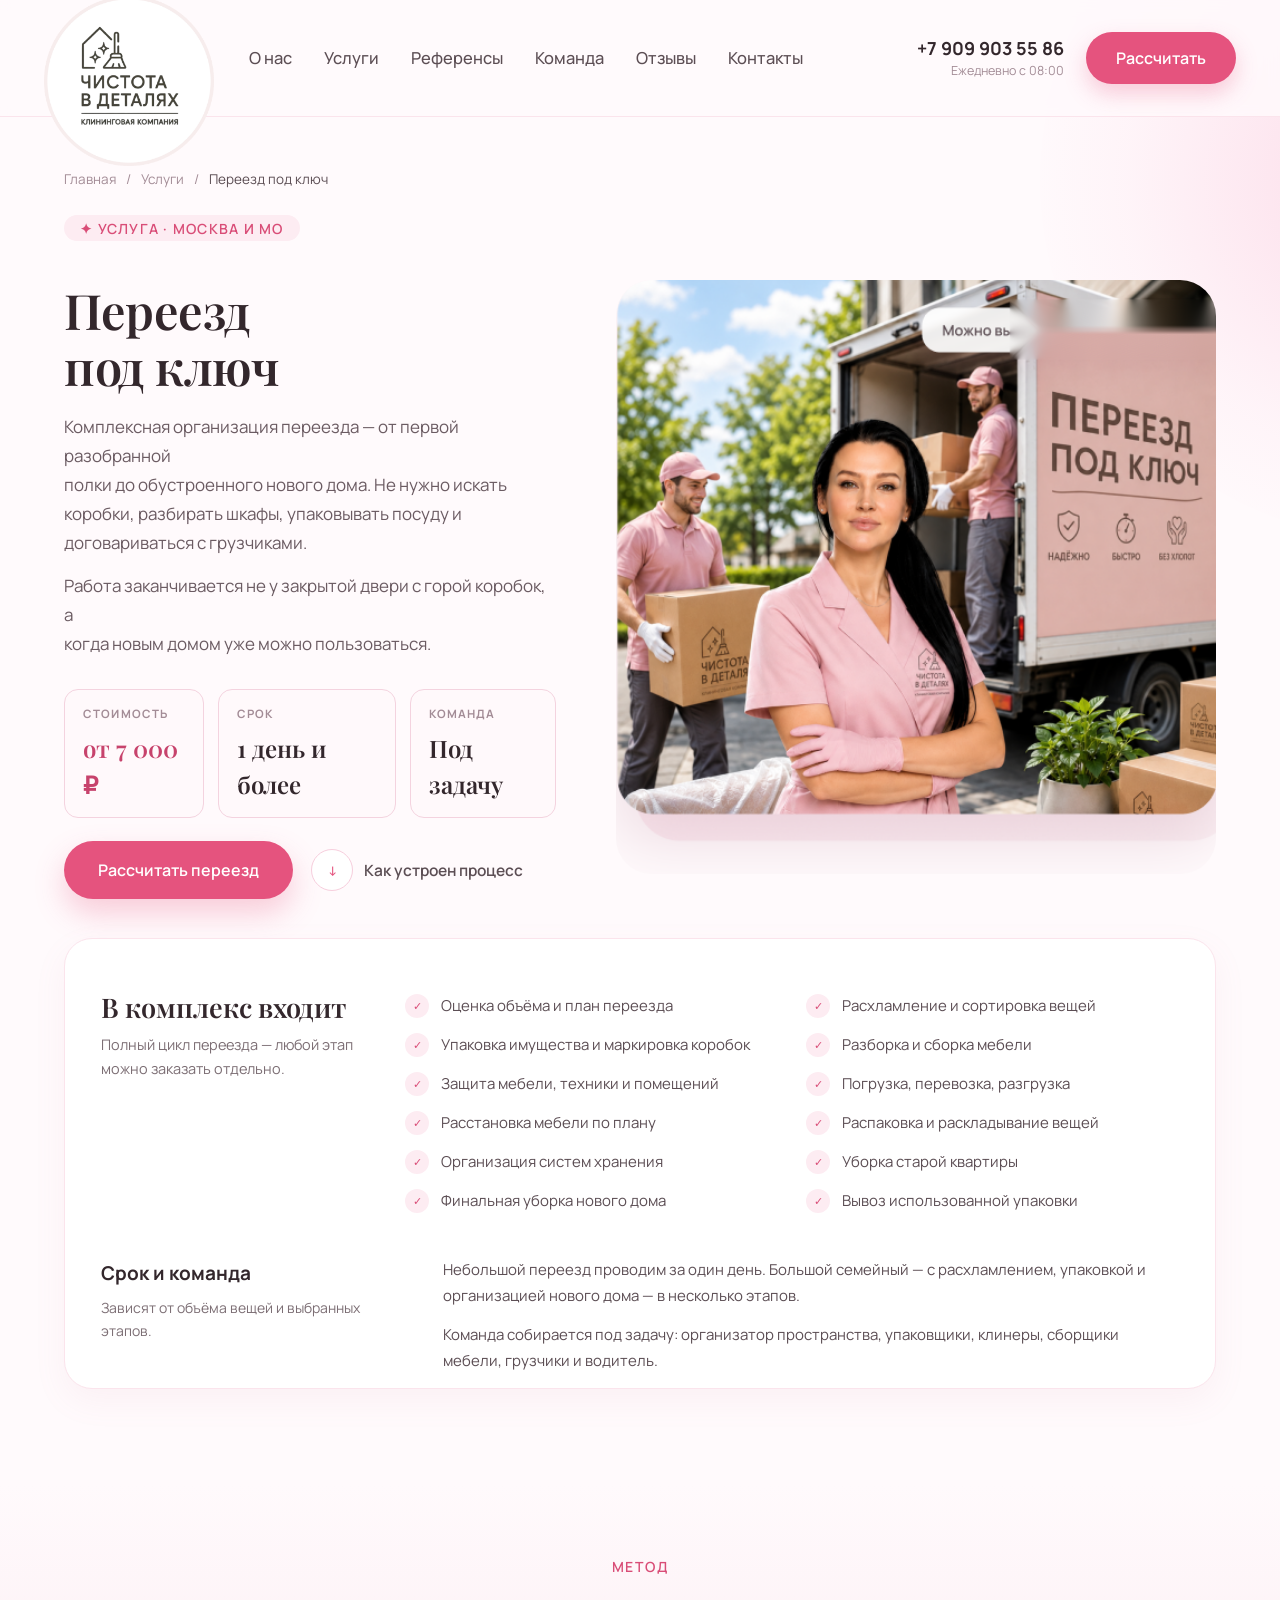
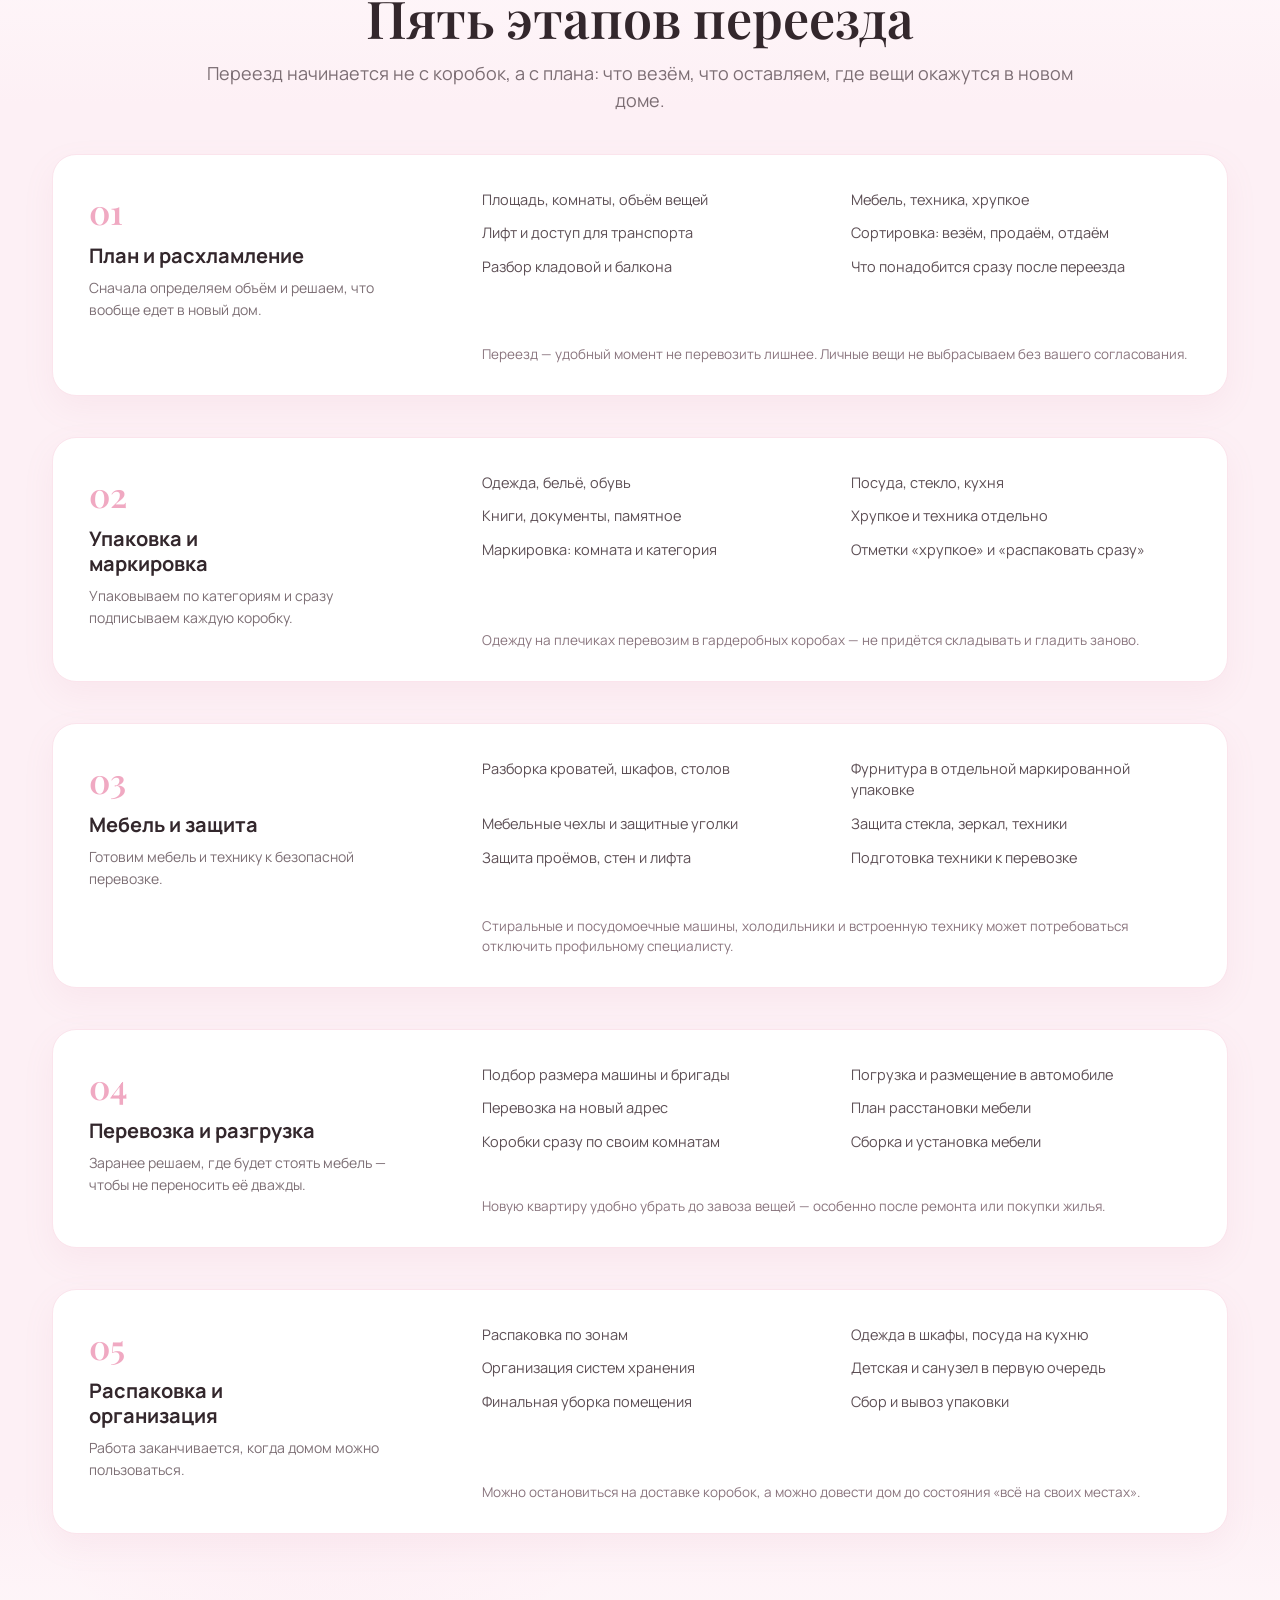
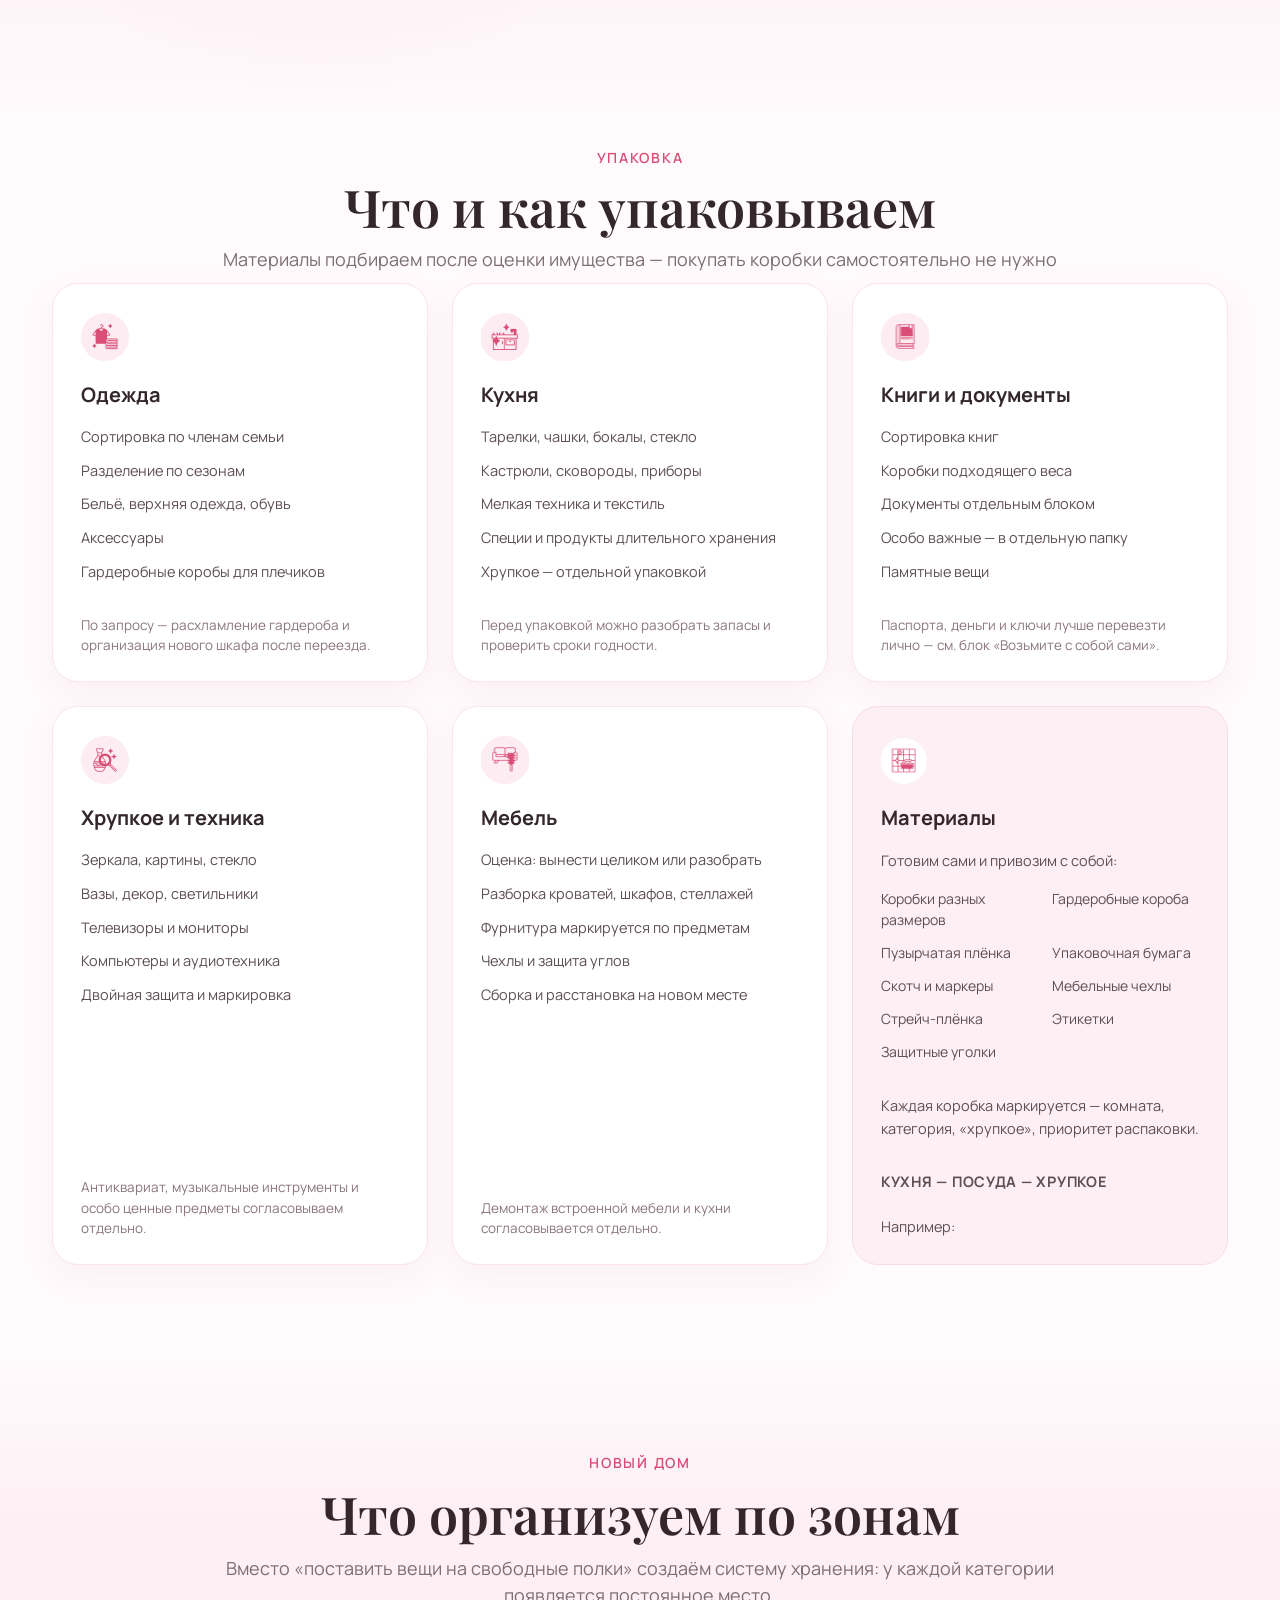
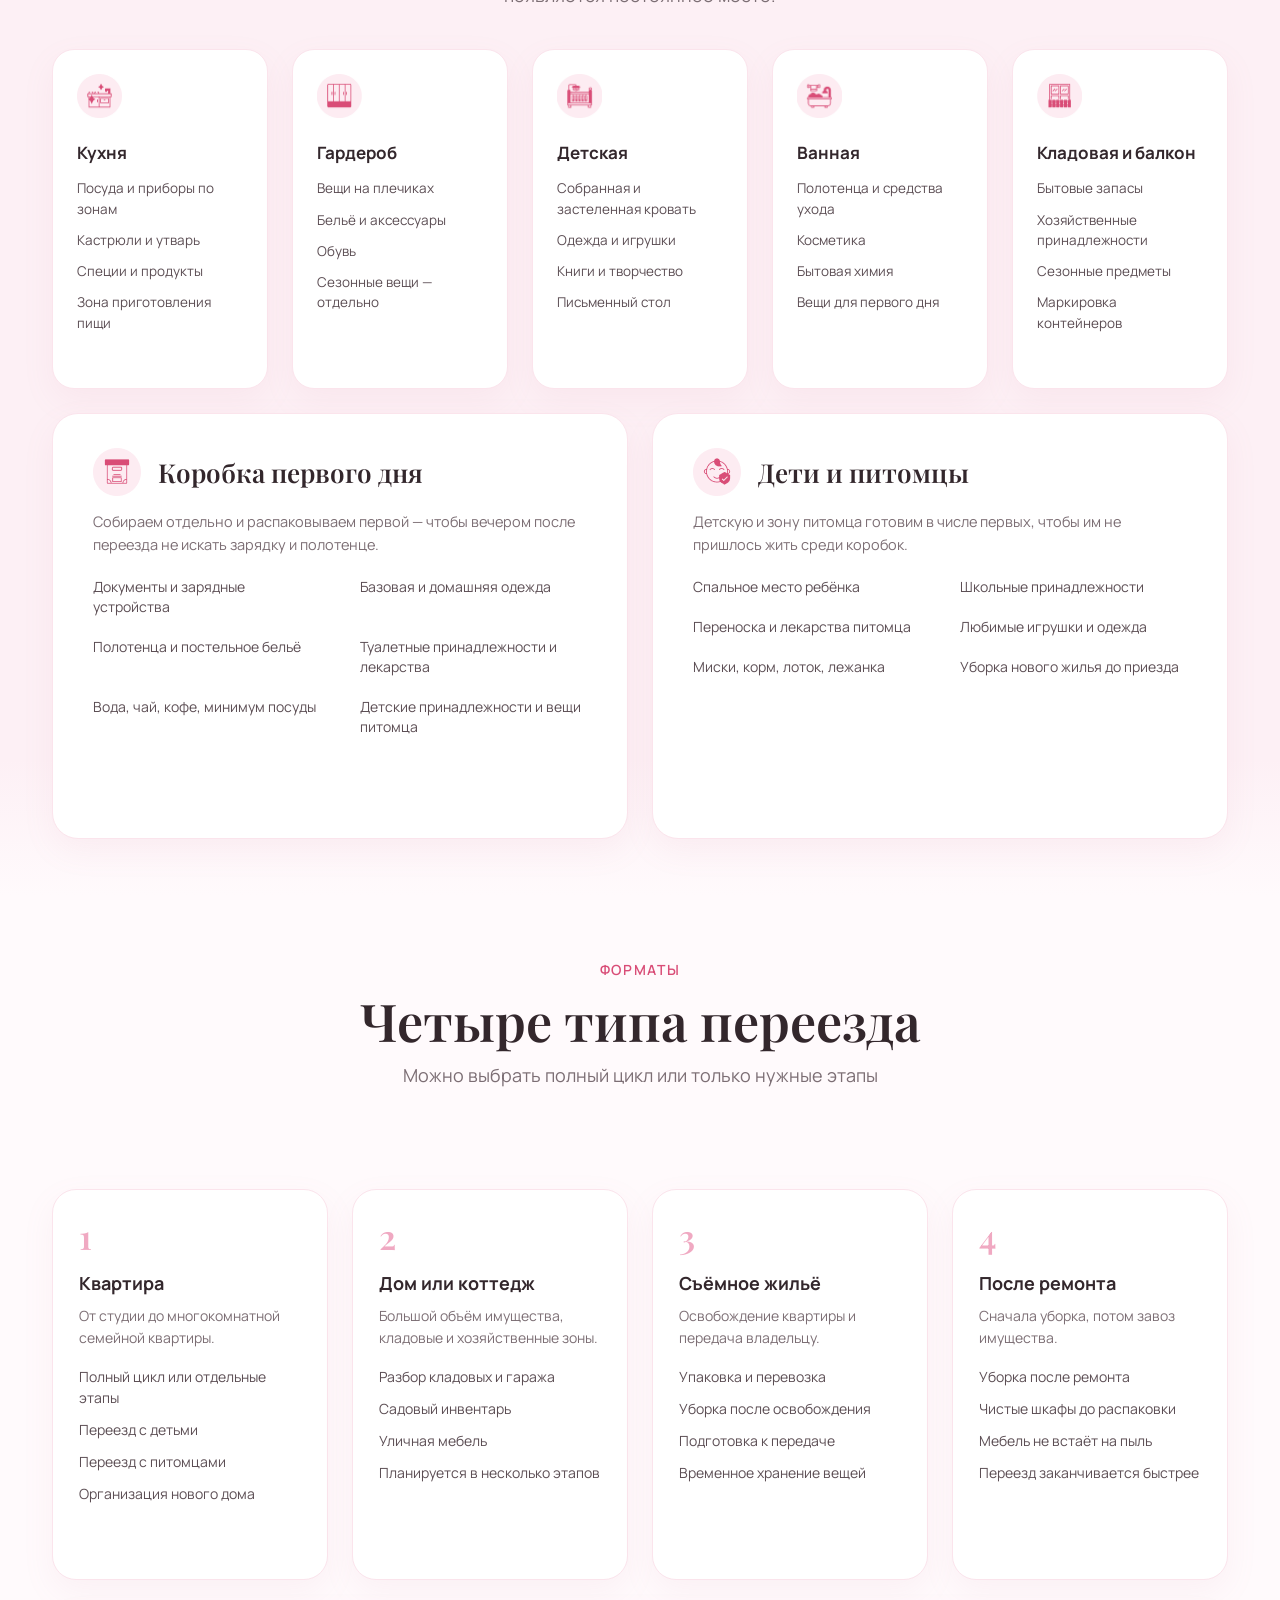
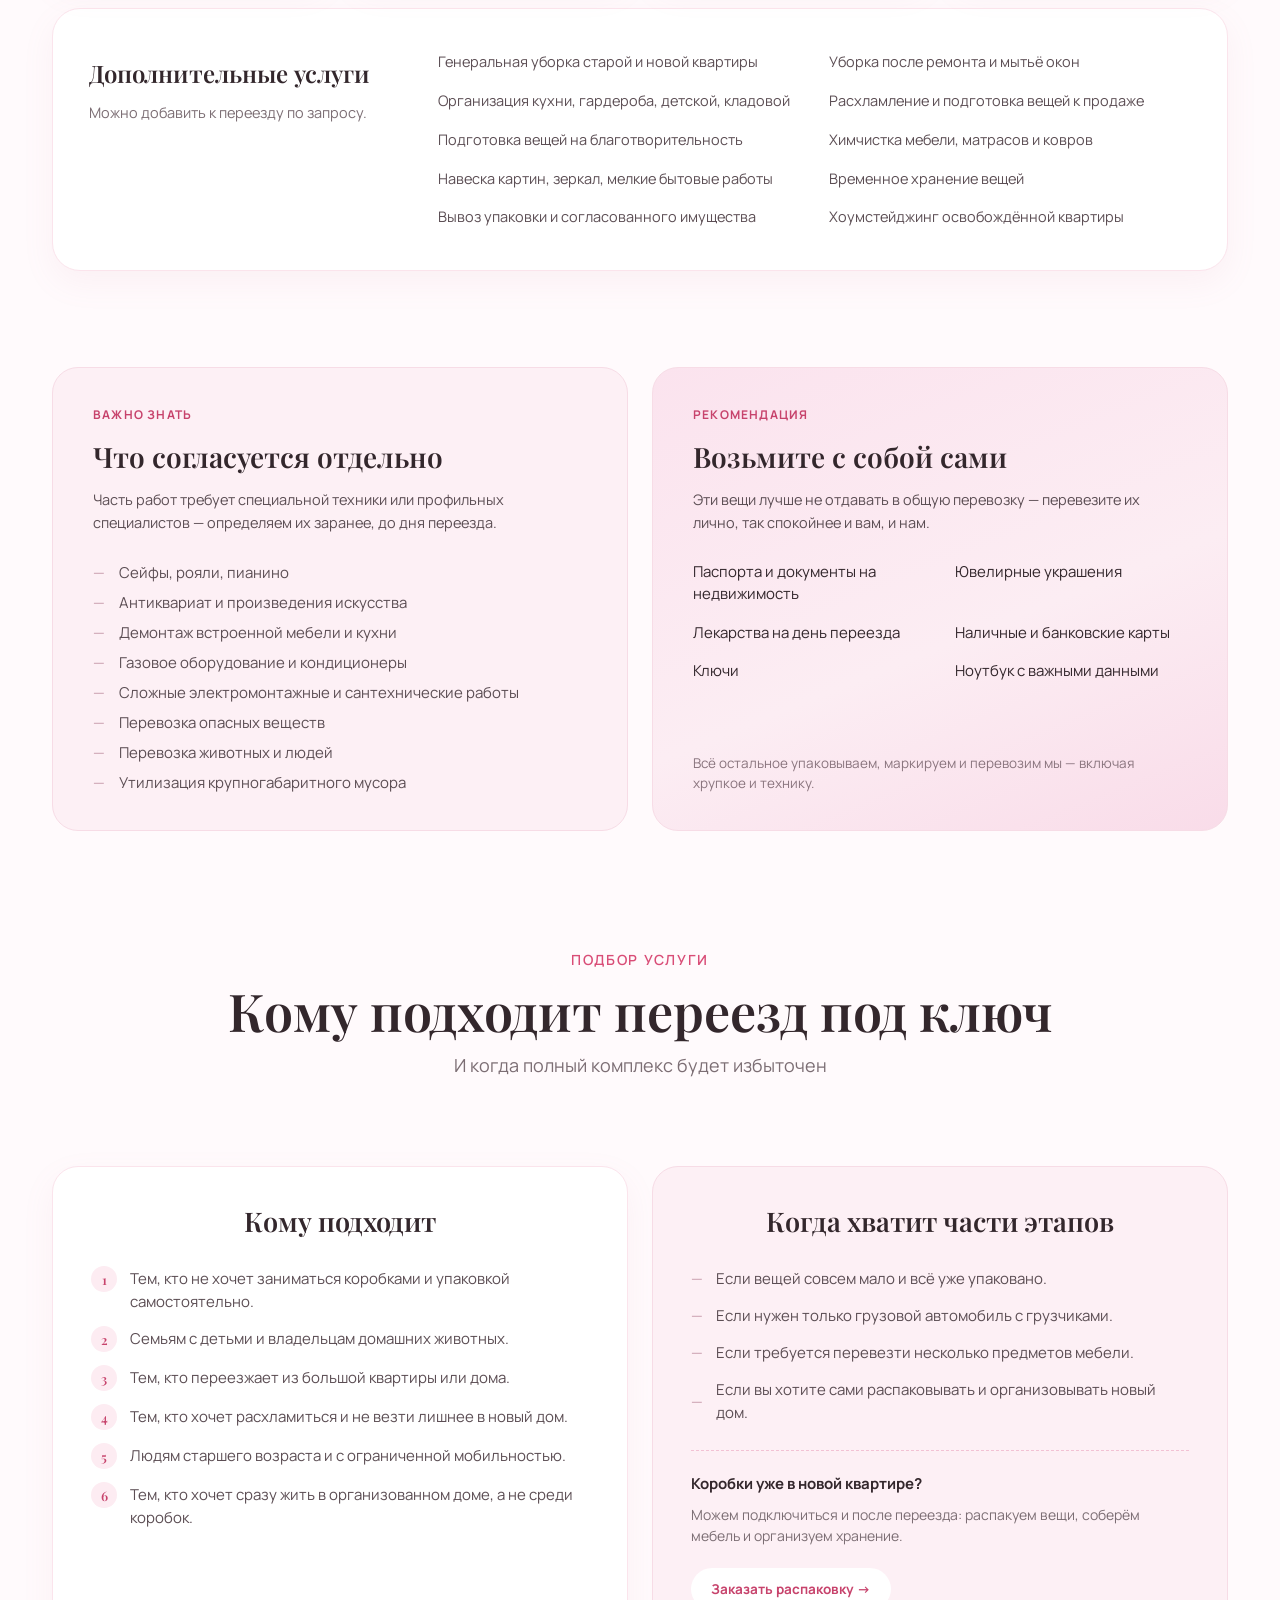
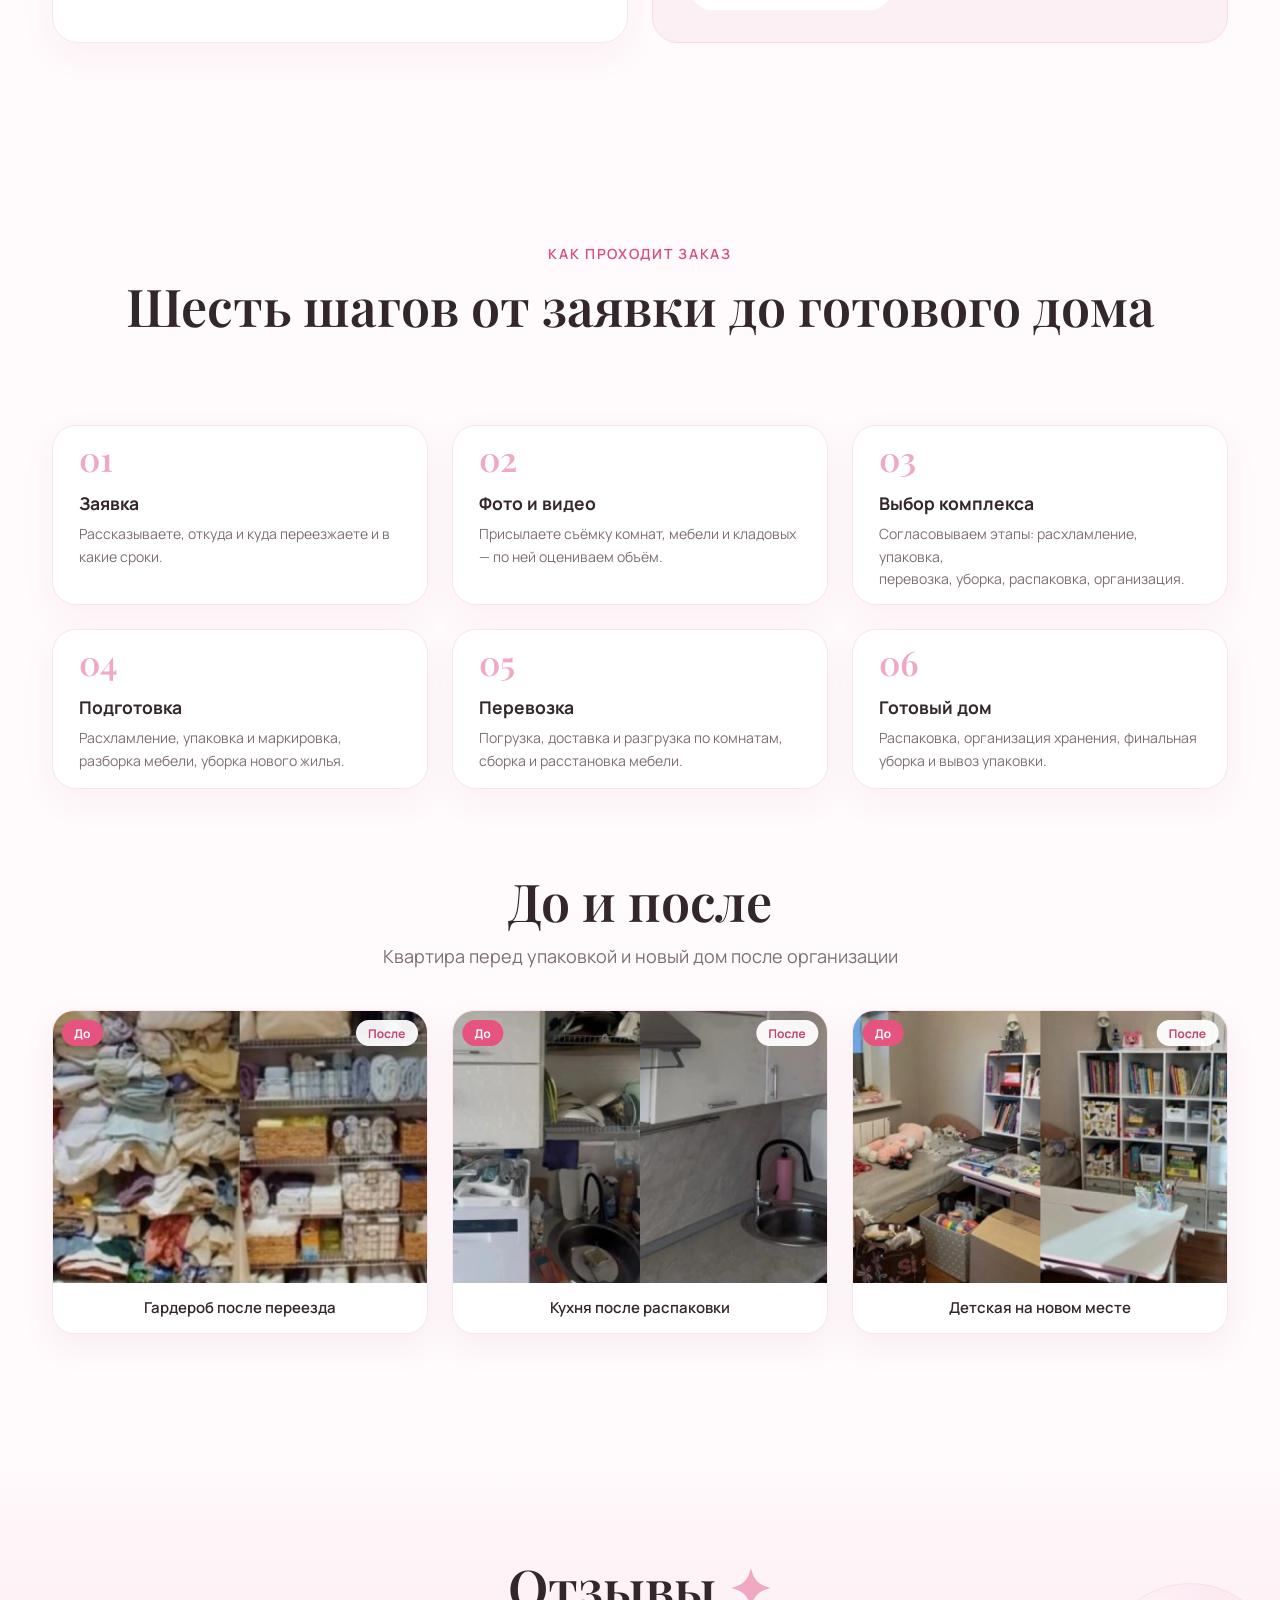
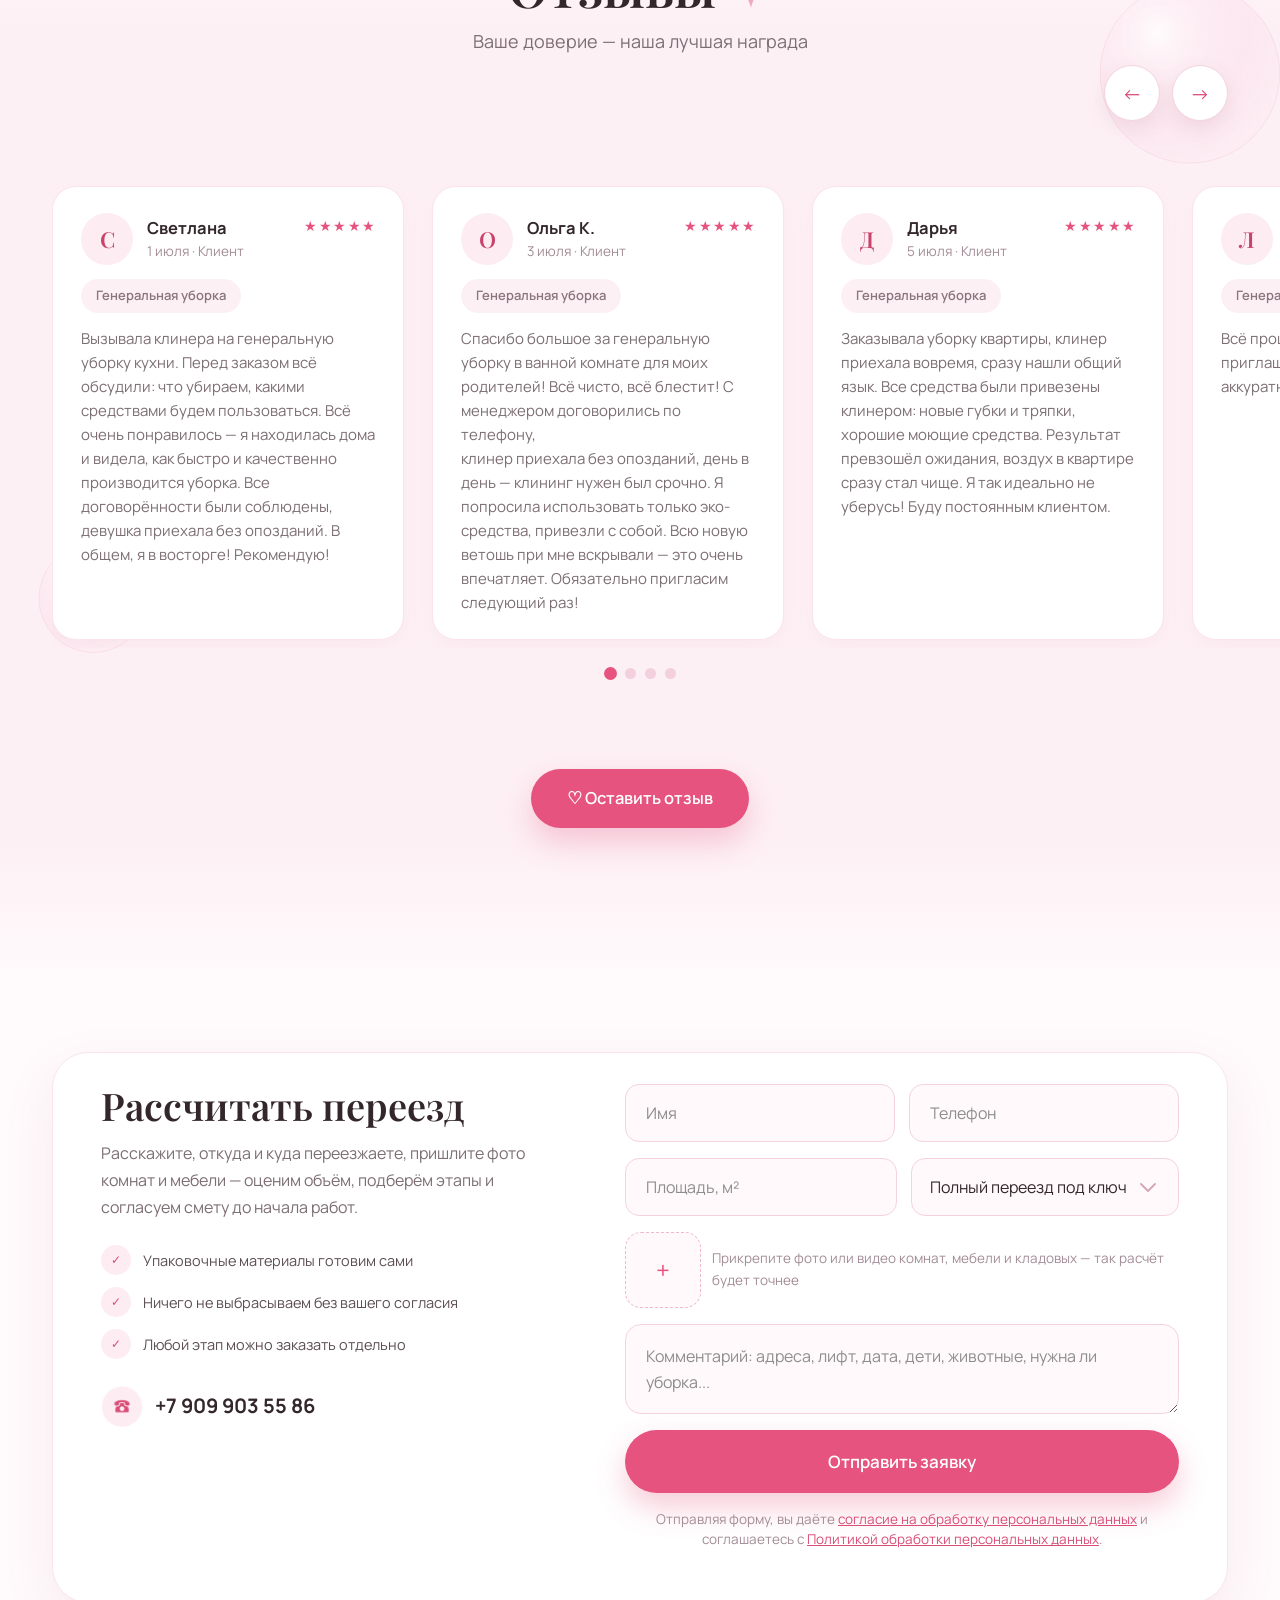
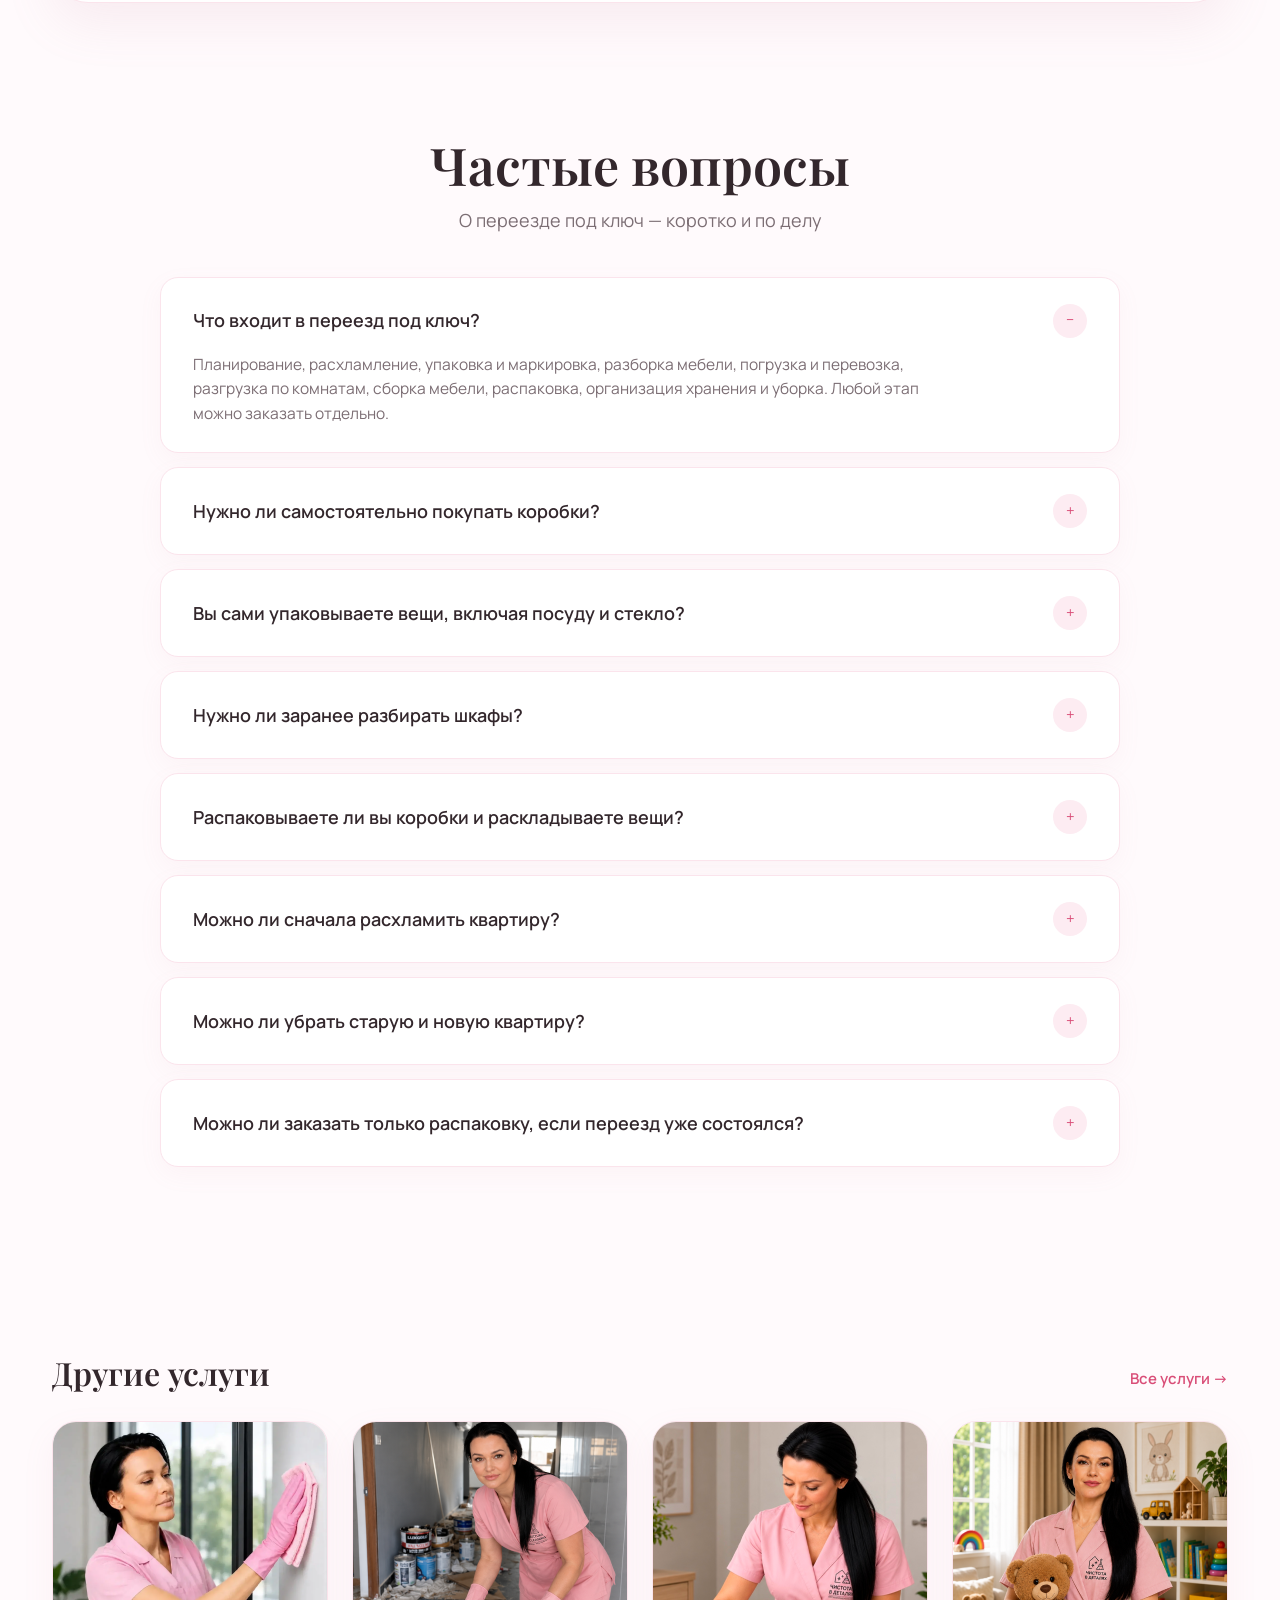
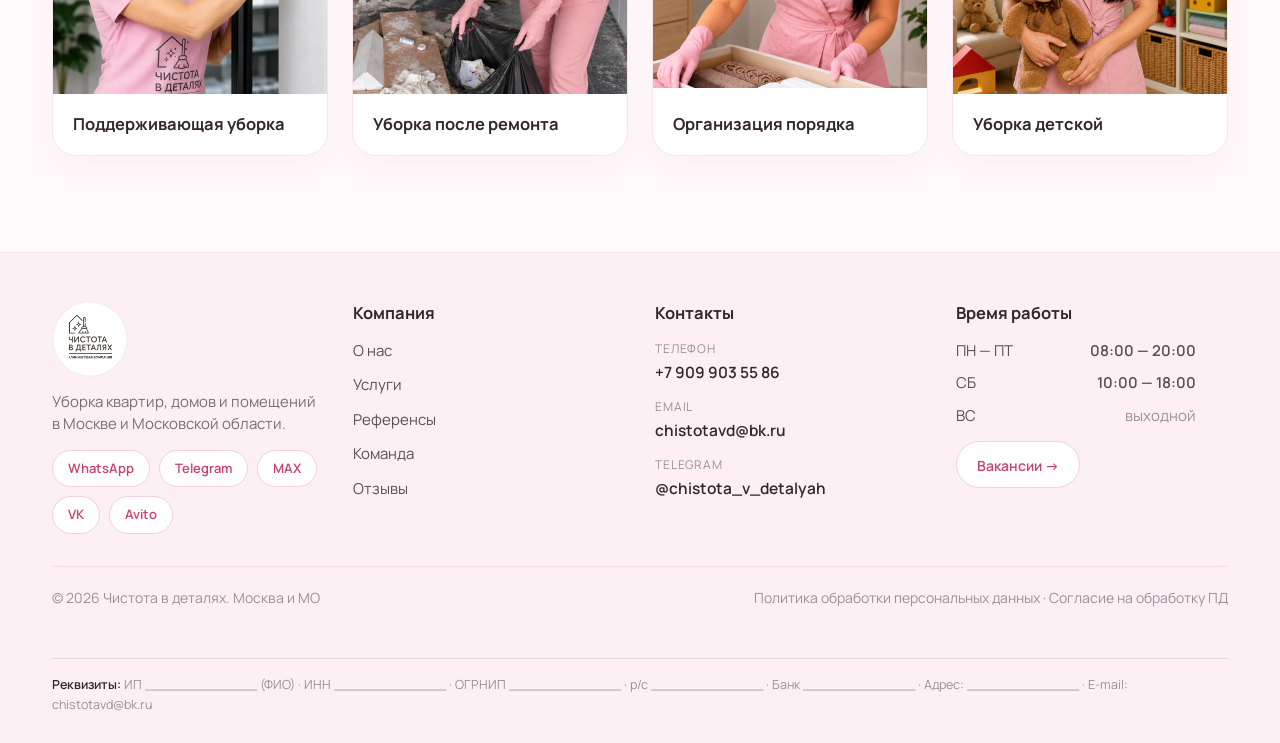
<file: pereezd-pod-klyuch.html>
<!DOCTYPE html>
<html lang="ru">
<head>
<meta charset="UTF-8">
<meta name="viewport" content="width=device-width, initial-scale=1.0">
<title>Переезд под ключ — Клининговая компания «Чистота»</title>
<meta name="description" content="Переезд под ключ в Москве и МО: упаковка, разборка/сборка мебели, транспортировка, организация хранения и финальная уборка нового дома.">
<meta property="og:type" content="website">
<meta property="og:title" content="Переезд под ключ — Чистота в деталях">
<meta property="og:description" content="Переезд под ключ в Москве и МО: упаковка, разборка/сборка мебели, транспортировка, организация хранения и финальная уборка нового дома.">
<meta property="og:image" content="assets/ostalnye/p06_hero.png">
<meta property="og:locale" content="ru_RU">
<link rel="preconnect" href="https://fonts.googleapis.com">
<link rel="preconnect" href="https://fonts.gstatic.com" crossorigin>
<link href="https://fonts.googleapis.com/css2?family=Manrope:wght@400;500;600;700&family=Playfair+Display:wght@600&display=swap" rel="stylesheet">
<link rel="stylesheet" href="css/style.css">
<link rel="stylesheet" href="css/pages/p06.css">
<link rel="stylesheet" href="css/mobile.css">
<link rel="stylesheet" href="css/popup.css"><link rel="stylesheet" href="css/anim.css">
</head>
<body class="p6">
<div class="page">
  <div class="blob blob1"></div>
  <div class="blob blob2 p6-blob2"></div>

  <header class="header">
    <div class="container header-in">
      <a href="index.html" class="logo"><img src="assets/ostalnye/p1_8_892.png" alt="Чистота в деталях"></a>
      <nav class="nav">
        <a href="index.html#about">О нас</a>
        <a href="index.html#services">Услуги</a>
        <a href="index.html#refs">Референсы</a>
        <a href="index.html#team">Команда</a>
        <a href="#reviews">Отзывы</a>
        <a href="index.html#footer">Контакты</a>
      </nav>
      <div class="header-right">
        <a href="tel:+79099035586" class="header-phone">
          <b>+7 909 903 55 86</b>
          <span>Ежедневно с 08:00</span>
        </a>
        <a href="#order" class="header-cta" aria-label="Рассчитать стоимость"><svg class="cta-icon" viewBox="0 0 24 24" fill="none" aria-hidden="true"><path d="M6.62 10.79c1.44 2.83 3.76 5.14 6.59 6.59l2.2-2.2c.27-.27.67-.36 1.02-.24 1.12.37 2.33.57 3.57.57.55 0 1 .45 1 1V20c0 .55-.45 1-1 1-9.39 0-17-7.61-17-17 0-.55.45-1 1-1h3.5c.55 0 1 .45 1 1 0 1.25.2 2.45.57 3.57.11.35.03.74-.25 1.02l-2.2 2.2z" fill="#fff"/></svg><span class="cta-text">Рассчитать</span></a>
      </div>
      <button class="burger" aria-label="Меню"><span></span><span></span><span></span></button>
    </div>
  </header>

  <main>
    <section class="sv-hero">
      <div class="container">
        <div class="crumbs">
          <a href="index.html">Главная</a><span>/</span>
          <a href="index.html#services">Услуги</a><span>/</span>
          <b>Переезд под ключ</b>
        </div>
        <div class="sv-row">
          <div class="sv-left">
            <span class="hero-badge">✦ УСЛУГА · МОСКВА И МО</span>
            <h1>Переезд<br>под ключ</h1>
            <p class="sv-lead">Комплексная организация переезда — от первой разобранной<br>полки до обустроенного нового дома. Не нужно искать<br>коробки, разбирать шкафы, упаковывать посуду и<br>договариваться с грузчиками.</p>
            <p class="sv-lead">Работа заканчивается не у закрытой двери с горой коробок, а<br>когда новым домом уже можно пользоваться.</p>
            <div class="sv-stats">
              <div class="sv-stat hot"><span>СТОИМОСТЬ</span><b>от 7 000 ₽</b></div>
              <div class="sv-stat"><span>СРОК</span><b>1 день и более</b></div>
              <div class="sv-stat"><span>КОМАНДА</span><b>Под задачу</b></div>
            </div>
            <div class="sv-cta">
              <a href="#order" class="btn btn-pink">Рассчитать переезд</a>
              <a href="#method" class="sv-scroll"><i>↓</i>Как устроен процесс</a>
            </div>
          </div>
          <div class="sv-right">
            <img loading="lazy" decoding="async" class="sv-photo" src="assets/ostalnye/p06_hero.png" alt="Переезд под ключ — можно выбрать только нужные этапы">
          </div>
        </div>
        <div class="inc-card">
          <div class="inc-top">
            <div class="inc-title">
              <h2>В комплекс входит</h2>
              <p>Полный цикл переезда — любой этап<br>можно заказать отдельно.</p>
            </div>
            <div class="inc-list">
              <div class="inc-it"><i>✓</i><span>Оценка объёма и план переезда</span></div>
              <div class="inc-it"><i>✓</i><span>Упаковка имущества и маркировка коробок</span></div>
              <div class="inc-it"><i>✓</i><span>Защита мебели, техники и помещений</span></div>
              <div class="inc-it"><i>✓</i><span>Расстановка мебели по плану</span></div>
              <div class="inc-it"><i>✓</i><span>Организация систем хранения</span></div>
              <div class="inc-it"><i>✓</i><span>Финальная уборка нового дома</span></div>
              <div class="inc-it"><i>✓</i><span>Расхламление и сортировка вещей</span></div>
              <div class="inc-it"><i>✓</i><span>Разборка и сборка мебели</span></div>
              <div class="inc-it"><i>✓</i><span>Погрузка, перевозка, разгрузка</span></div>
              <div class="inc-it"><i>✓</i><span>Распаковка и раскладывание вещей</span></div>
              <div class="inc-it"><i>✓</i><span>Уборка старой квартиры</span></div>
              <div class="inc-it"><i>✓</i><span>Вывоз использованной упаковки</span></div>
            </div>
          </div>
          <div class="inc-bottom">
            <div class="inc-left2">
              <h3>Срок и команда</h3>
              <p>Зависят от объёма вещей и выбранных<br>этапов.</p>
            </div>
            <div class="inc-right2">
              <p>Небольшой переезд проводим за один день. Большой семейный — с расхламлением, упаковкой и организацией нового дома — в несколько этапов.</p>
              <p>Команда собирается под задачу: организатор пространства, упаковщики, клинеры, сборщики мебели, грузчики и водитель.</p>
            </div>
          </div>
        </div>
      </div>
    </section>

    <section class="sv-method" id="method">
      <div class="container">
        <div class="sec-head">
          <span class="kicker">МЕТОД</span>
          <h2 class="sec-title sv-h42">Пять этапов переезда</h2>
          <p class="sec-sub">Переезд начинается не с коробок, а с плана: что везём, что оставляем, где вещи окажутся в новом<br>доме.</p>
        </div>
        <div class="msteps">
          <div class="mstep">
            <div class="mstep-left">
              <b>01</b>
              <h3>План и расхламление</h3>
              <p>Сначала определяем объём и решаем, что<br>вообще едет в новый дом.</p>
            </div>
            <div class="mstep-right">
              <div class="m-bullets">
                <span>Площадь, комнаты, объём вещей</span>
                <span>Мебель, техника, хрупкое</span>
                <span>Лифт и доступ для транспорта</span>
                <span>Сортировка: везём, продаём, отдаём</span>
                <span>Разбор кладовой и балкона</span>
                <span>Что понадобится сразу после переезда</span>
              </div>
              <p class="m-note">Переезд — удобный момент не перевозить лишнее. Личные вещи не выбрасываем без вашего согласования.</p>
            </div>
          </div>
          <div class="mstep">
            <div class="mstep-left">
              <b>02</b>
              <h3>Упаковка и<br>маркировка</h3>
              <p>Упаковываем по категориям и сразу<br>подписываем каждую коробку.</p>
            </div>
            <div class="mstep-right">
              <div class="m-bullets">
                <span>Одежда, бельё, обувь</span>
                <span>Посуда, стекло, кухня</span>
                <span>Книги, документы, памятное</span>
                <span>Хрупкое и техника отдельно</span>
                <span>Маркировка: комната и категория</span>
                <span>Отметки «хрупкое» и «распаковать сразу»</span>
              </div>
              <p class="m-note">Одежду на плечиках перевозим в гардеробных коробах — не придётся складывать и гладить заново.</p>
            </div>
          </div>
          <div class="mstep">
            <div class="mstep-left">
              <b>03</b>
              <h3>Мебель и защита</h3>
              <p>Готовим мебель и технику к безопасной<br>перевозке.</p>
            </div>
            <div class="mstep-right">
              <div class="m-bullets">
                <span>Разборка кроватей, шкафов, столов</span>
                <span>Фурнитура в отдельной маркированной упаковке</span>
                <span>Мебельные чехлы и защитные уголки</span>
                <span>Защита стекла, зеркал, техники</span>
                <span>Защита проёмов, стен и лифта</span>
                <span>Подготовка техники к перевозке</span>
              </div>
              <p class="m-note">Стиральные и посудомоечные машины, холодильники и встроенную технику может потребоваться отключить профильному специалисту.</p>
            </div>
          </div>
          <div class="mstep">
            <div class="mstep-left">
              <b>04</b>
              <h3>Перевозка и разгрузка</h3>
              <p>Заранее решаем, где будет стоять мебель —<br>чтобы не переносить её дважды.</p>
            </div>
            <div class="mstep-right">
              <div class="m-bullets">
                <span>Подбор размера машины и бригады</span>
                <span>Погрузка и размещение в автомобиле</span>
                <span>Перевозка на новый адрес</span>
                <span>План расстановки мебели</span>
                <span>Коробки сразу по своим комнатам</span>
                <span>Сборка и установка мебели</span>
              </div>
              <p class="m-note">Новую квартиру удобно убрать до завоза вещей — особенно после ремонта или покупки жилья.</p>
            </div>
          </div>
          <div class="mstep">
            <div class="mstep-left">
              <b>05</b>
              <h3>Распаковка и<br>организация</h3>
              <p>Работа заканчивается, когда домом можно<br>пользоваться.</p>
            </div>
            <div class="mstep-right">
              <div class="m-bullets">
                <span>Распаковка по зонам</span>
                <span>Одежда в шкафы, посуда на кухню</span>
                <span>Организация систем хранения</span>
                <span>Детская и санузел в первую очередь</span>
                <span>Финальная уборка помещения</span>
                <span>Сбор и вывоз упаковки</span>
              </div>
              <p class="m-note">Можно остановиться на доставке коробок, а можно довести дом до состояния «всё на своих местах».</p>
            </div>
          </div>
        </div>
      </div>
    </section>

    <section class="sv-pack">
      <div class="container">
        <div class="pack-head">
          <span class="kicker">УПАКОВКА</span>
          <h2 class="sec-title sv-h42">Что и как упаковываем</h2>
          <p class="sec-sub">Материалы подбираем после оценки имущества — покупать коробки самостоятельно не нужно</p>
        </div>
        <div class="pack-grid">
          <div class="pack">
            <img loading="lazy" decoding="async" class="pic" src="assets/ostalnye/icon-pack-clothes.png" alt="">
            <h3>Одежда</h3>
            <div class="pack-list">
              <span>Сортировка по членам семьи</span>
              <span>Разделение по сезонам</span>
              <span>Бельё, верхняя одежда, обувь</span>
              <span>Аксессуары</span>
              <span>Гардеробные коробы для плечиков</span>
            </div>
            <p class="pack-note">По запросу — расхламление гардероба и организация нового шкафа после переезда.</p>
          </div>
          <div class="pack">
            <img loading="lazy" decoding="async" class="pic" src="assets/ostalnye/icon-pack-kitchen.png" alt="">
            <h3>Кухня</h3>
            <div class="pack-list">
              <span>Тарелки, чашки, бокалы, стекло</span>
              <span>Кастрюли, сковороды, приборы</span>
              <span>Мелкая техника и текстиль</span>
              <span>Специи и продукты длительного хранения</span>
              <span>Хрупкое — отдельной упаковкой</span>
            </div>
            <p class="pack-note">Перед упаковкой можно разобрать запасы и проверить сроки годности.</p>
          </div>
          <div class="pack">
            <img loading="lazy" decoding="async" class="pic" src="assets/ostalnye/icon-pack-books.png" alt="">
            <h3>Книги и документы</h3>
            <div class="pack-list">
              <span>Сортировка книг</span>
              <span>Коробки подходящего веса</span>
              <span>Документы отдельным блоком</span>
              <span>Особо важные — в отдельную папку</span>
              <span>Памятные вещи</span>
            </div>
            <p class="pack-note">Паспорта, деньги и ключи лучше перевезти лично — см. блок «Возьмите с собой сами».</p>
          </div>
          <div class="pack">
            <img loading="lazy" decoding="async" class="pic" src="assets/ostalnye/icon-pack-fragile.png" alt="">
            <h3>Хрупкое и техника</h3>
            <div class="pack-list">
              <span>Зеркала, картины, стекло</span>
              <span>Вазы, декор, светильники</span>
              <span>Телевизоры и мониторы</span>
              <span>Компьютеры и аудиотехника</span>
              <span>Двойная защита и маркировка</span>
            </div>
            <p class="pack-note">Антиквариат, музыкальные инструменты и особо ценные предметы согласовываем отдельно.</p>
          </div>
          <div class="pack">
            <img loading="lazy" decoding="async" class="pic" src="assets/ostalnye/icon-pack-furniture.png" alt="">
            <h3>Мебель</h3>
            <div class="pack-list">
              <span>Оценка: вынести целиком или разобрать</span>
              <span>Разборка кроватей, шкафов, стеллажей</span>
              <span>Фурнитура маркируется по предметам</span>
              <span>Чехлы и защита углов</span>
              <span>Сборка и расстановка на новом месте</span>
            </div>
            <p class="pack-note">Демонтаж встроенной мебели и кухни согласовывается отдельно.</p>
          </div>
          <div class="pack pink">
            <img loading="lazy" decoding="async" class="pic" src="assets/ostalnye/icon-pack-materials.png" alt="">
            <h3>Материалы</h3>
            <p>Готовим сами и привозим с собой:</p>
            <div class="mat-items">
              <span>Коробки разных размеров</span>
              <span>Гардеробные короба</span>
              <span>Пузырчатая плёнка</span>
              <span>Упаковочная бумага</span>
              <span>Скотч и маркеры</span>
              <span>Мебельные чехлы</span>
              <span>Стрейч-плёнка</span>
              <span>Этикетки</span>
              <span>Защитные уголки</span>
            </div>
            <p class="mat-note">Каждая коробка маркируется — комната, категория, «хрупкое», приоритет распаковки.</p>
            <p class="mat-label">КУХНЯ — ПОСУДА — ХРУПКОЕ</p>
            <p class="mat-cap">Например:</p>
          </div>
        </div>
      </div>
    </section>

    <section class="sv-zones6">
      <div class="container">
        <div class="sec-head">
          <span class="kicker">НОВЫЙ ДОМ</span>
          <h2 class="sec-title sv-h42">Что организуем по зонам</h2>
          <p class="sec-sub">Вместо «поставить вещи на свободные полки» создаём систему хранения: у каждой категории<br>появляется постоянное место.</p>
        </div>
        <div class="zcards">
          <div class="zcard">
            <img loading="lazy" decoding="async" class="zic" src="assets/ostalnye/icon-p06-zone-kitchen.png" alt="">
            <h3>Кухня</h3>
            <div class="zcard-list">
              <span>Посуда и приборы по зонам</span>
              <span>Кастрюли и утварь</span>
              <span>Специи и продукты</span>
              <span>Зона приготовления пищи</span>
            </div>
          </div>
          <div class="zcard">
            <img loading="lazy" decoding="async" class="zic" src="assets/ostalnye/icon-zone-wardrobe.png" alt="">
            <h3>Гардероб</h3>
            <div class="zcard-list">
              <span>Вещи на плечиках</span>
              <span>Бельё и аксессуары</span>
              <span>Обувь</span>
              <span>Сезонные вещи — отдельно</span>
            </div>
          </div>
          <div class="zcard">
            <img loading="lazy" decoding="async" class="zic" src="assets/ostalnye/icon-zone-kids.png" alt="">
            <h3>Детская</h3>
            <div class="zcard-list">
              <span>Собранная и застеленная кровать</span>
              <span>Одежда и игрушки</span>
              <span>Книги и творчество</span>
              <span>Письменный стол</span>
            </div>
          </div>
          <div class="zcard">
            <img loading="lazy" decoding="async" class="zic" src="assets/ostalnye/icon-p06-zone-bath.png" alt="">
            <h3>Ванная</h3>
            <div class="zcard-list">
              <span>Полотенца и средства ухода</span>
              <span>Косметика</span>
              <span>Бытовая химия</span>
              <span>Вещи для первого дня</span>
            </div>
          </div>
          <div class="zcard">
            <img loading="lazy" decoding="async" class="zic" src="assets/ostalnye/icon-zone-storage.png" alt="">
            <h3>Кладовая и балкон</h3>
            <div class="zcard-list">
              <span>Бытовые запасы</span>
              <span>Хозяйственные принадлежности</span>
              <span>Сезонные предметы</span>
              <span>Маркировка контейнеров</span>
            </div>
          </div>
        </div>
        <div class="zbig">
          <div class="zbig-card">
            <h3><img loading="lazy" decoding="async" src="assets/ostalnye/icon-box-first-day.png" alt="">Коробка первого дня</h3>
            <p>Собираем отдельно и распаковываем первой — чтобы вечером после переезда не искать зарядку и полотенце.</p>
            <div class="zbig-list">
              <span>Документы и зарядные устройства</span>
              <span>Полотенца и постельное бельё</span>
              <span>Вода, чай, кофе, минимум посуды</span>
              <span>Базовая и домашняя одежда</span>
              <span>Туалетные принадлежности и лекарства</span>
              <span>Детские принадлежности и вещи питомца</span>
            </div>
          </div>
          <div class="zbig-card">
            <h3><img loading="lazy" decoding="async" src="assets/ostalnye/icon-kids-pets.png" alt="">Дети и питомцы</h3>
            <p>Детскую и зону питомца готовим в числе первых, чтобы им не пришлось жить среди коробок.</p>
            <div class="zbig-list">
              <span>Спальное место ребёнка</span>
              <span>Переноска и лекарства питомца</span>
              <span>Миски, корм, лоток, лежанка</span>
              <span>Школьные принадлежности</span>
              <span>Любимые игрушки и одежда</span>
              <span>Уборка нового жилья до приезда</span>
            </div>
          </div>
        </div>
      </div>
    </section>

    <section class="sv-formats">
      <div class="container">
        <div class="sec-head">
          <span class="kicker">ФОРМАТЫ</span>
          <h2 class="sec-title sv-h42">Четыре типа переезда</h2>
          <p class="sec-sub">Можно выбрать полный цикл или только нужные этапы</p>
        </div>
        <div class="fmt-grid">
          <div class="fcard">
            <b>1</b>
            <h3>Квартира</h3>
            <p>От студии до многокомнатной семейной квартиры.</p>
            <div class="fmt-list">
              <span>Полный цикл или отдельные этапы</span>
              <span>Переезд с детьми</span>
              <span>Переезд с питомцами</span>
              <span>Организация нового дома</span>
            </div>
          </div>
          <div class="fcard">
            <b>2</b>
            <h3>Дом или коттедж</h3>
            <p>Большой объём имущества, кладовые и хозяйственные зоны.</p>
            <div class="fmt-list">
              <span>Разбор кладовых и гаража</span>
              <span>Садовый инвентарь</span>
              <span>Уличная мебель</span>
              <span>Планируется в несколько этапов</span>
            </div>
          </div>
          <div class="fcard">
            <b>3</b>
            <h3>Съёмное жильё</h3>
            <p>Освобождение квартиры и передача владельцу.</p>
            <div class="fmt-list">
              <span>Упаковка и перевозка</span>
              <span>Уборка после освобождения</span>
              <span>Подготовка к передаче</span>
              <span>Временное хранение вещей</span>
            </div>
          </div>
          <div class="fcard">
            <b>4</b>
            <h3>После ремонта</h3>
            <p>Сначала уборка, потом завоз имущества.</p>
            <div class="fmt-list">
              <span>Уборка после ремонта</span>
              <span>Чистые шкафы до распаковки</span>
              <span>Мебель не встаёт на пыль</span>
              <span>Переезд заканчивается быстрее</span>
            </div>
          </div>
        </div>
        <div class="dop">
          <div class="dop-left">
            <h3>Дополнительные услуги</h3>
            <p>Можно добавить к переезду по запросу.</p>
          </div>
          <div class="dop-list">
            <span>Генеральная уборка старой и новой квартиры</span>
            <span>Организация кухни, гардероба, детской, кладовой</span>
            <span>Подготовка вещей на благотворительность</span>
            <span>Навеска картин, зеркал, мелкие бытовые работы</span>
            <span>Вывоз упаковки и согласованного имущества</span>
            <span>Уборка после ремонта и мытьё окон</span>
            <span>Расхламление и подготовка вещей к продаже</span>
            <span>Химчистка мебели, матрасов и ковров</span>
            <span>Временное хранение вещей</span>
            <span>Хоумстейджинг освобождённой квартиры</span>
          </div>
        </div>
        <div class="vaz">
          <div class="v-card v-left">
            <span class="v-kick">ВАЖНО ЗНАТЬ</span>
            <h3>Что согласуется отдельно</h3>
            <p class="v-sub">Часть работ требует специальной техники или профильных специалистов — определяем их заранее, до дня переезда.</p>
            <div class="v-list">
              <div class="v-it"><i>—</i><span>Сейфы, рояли, пианино</span></div>
              <div class="v-it"><i>—</i><span>Антиквариат и произведения искусства</span></div>
              <div class="v-it"><i>—</i><span>Демонтаж встроенной мебели и кухни</span></div>
              <div class="v-it"><i>—</i><span>Газовое оборудование и кондиционеры</span></div>
              <div class="v-it"><i>—</i><span>Сложные электромонтажные и сантехнические работы</span></div>
              <div class="v-it"><i>—</i><span>Перевозка опасных веществ</span></div>
              <div class="v-it"><i>—</i><span>Перевозка животных и людей</span></div>
              <div class="v-it"><i>—</i><span>Утилизация крупногабаритного мусора</span></div>
            </div>
          </div>
          <div class="v-card v-right">
            <span class="v-kick">РЕКОМЕНДАЦИЯ</span>
            <h3>Возьмите с собой сами</h3>
            <p class="v-sub">Эти вещи лучше не отдавать в общую перевозку — перевезите их лично, так спокойнее и вам, и нам.</p>
            <div class="v-list">
              <span>Паспорта и документы на недвижимость</span>
              <span>Лекарства на день переезда</span>
              <span>Ключи</span>
              <span>Ювелирные украшения</span>
              <span>Наличные и банковские карты</span>
              <span>Ноутбук с важными данными</span>
            </div>
            <p class="v-note">Всё остальное упаковываем, маркируем и перевозим мы — включая хрупкое и технику.</p>
          </div>
        </div>
      </div>
    </section>

    <section class="sv-fit">
      <div class="container">
        <div class="sec-head">
          <span class="kicker">ПОДБОР УСЛУГИ</span>
          <h2 class="sec-title sv-h42">Кому подходит переезд под ключ</h2>
          <p class="sec-sub">И когда полный комплекс будет избыточен</p>
        </div>
        <div class="fit-row">
          <div class="fit-card yes">
            <h3>Кому подходит</h3>
            <div class="fit-list">
              <div class="fit-it"><i>1</i><span>Тем, кто не хочет заниматься коробками и упаковкой самостоятельно.</span></div>
              <div class="fit-it"><i>2</i><span>Семьям с детьми и владельцам домашних животных.</span></div>
              <div class="fit-it"><i>3</i><span>Тем, кто переезжает из большой квартиры или дома.</span></div>
              <div class="fit-it"><i>4</i><span>Тем, кто хочет расхламиться и не везти лишнее в новый дом.</span></div>
              <div class="fit-it"><i>5</i><span>Людям старшего возраста и с ограниченной мобильностью.</span></div>
              <div class="fit-it"><i>6</i><span>Тем, кто хочет сразу жить в организованном доме, а не среди коробок.</span></div>
            </div>
          </div>
          <div class="fit-card no">
            <h3>Когда хватит части этапов</h3>
            <div class="fit-list">
              <div class="fit-it"><i class="dash">—</i><span>Если вещей совсем мало и всё уже упаковано.</span></div>
              <div class="fit-it"><i class="dash">—</i><span>Если нужен только грузовой автомобиль с грузчиками.</span></div>
              <div class="fit-it"><i class="dash">—</i><span>Если требуется перевезти несколько предметов мебели.</span></div>
              <div class="fit-it"><i class="dash">—</i><span>Если вы хотите сами распаковывать и организовывать новый дом.</span></div>
            </div>
            <div class="fit-q">
              <b>Коробки уже в новой квартире?</b>
              <p>Можем подключиться и после переезда: распакуем вещи, соберём мебель и организуем хранение.</p>
              <a href="#order" class="fit-link">Заказать распаковку →</a>
            </div>
          </div>
        </div>
      </div>
    </section>

    <section class="sv-steps">
      <div class="container">
        <div class="steps-head">
          <span class="kicker">КАК ПРОХОДИТ ЗАКАЗ</span>
          <h2 class="sec-title sv-h42">Шесть шагов от заявки до готового дома</h2>
        </div>
        <div class="steps">
          <div class="step"><b>01</b><h3>Заявка</h3><p>Рассказываете, откуда и куда переезжаете и в<br>какие сроки.</p></div>
          <div class="step"><b>02</b><h3>Фото и видео</h3><p>Присылаете съёмку комнат, мебели и кладовых<br>— по ней оцениваем объём.</p></div>
          <div class="step"><b>03</b><h3>Выбор комплекса</h3><p>Согласовываем этапы: расхламление, упаковка,<br>перевозка, уборка, распаковка, организация.</p></div>
          <div class="step"><b>04</b><h3>Подготовка</h3><p>Расхламление, упаковка и маркировка,<br>разборка мебели, уборка нового жилья.</p></div>
          <div class="step"><b>05</b><h3>Перевозка</h3><p>Погрузка, доставка и разгрузка по комнатам,<br>сборка и расстановка мебели.</p></div>
          <div class="step"><b>06</b><h3>Готовый дом</h3><p>Распаковка, организация хранения, финальная<br>уборка и вывоз упаковки.</p></div>
        </div>
      </div>
    </section>

    <section class="sv-ba">
      <div class="container">
        <div class="sec-head">
          <h2 class="sec-title sv-h42">До и после</h2>
          <p class="sec-sub">Квартира перед упаковкой и новый дом после организации</p>
        </div>
        <div class="ba-row">
          <article class="ba-card">
            <div class="ba-pics"><img loading="lazy" decoding="async" src="assets/raboty/p06_work1.png" alt="Гардероб после переезда"></div>
            <div class="ba-cap">Гардероб после переезда</div>
          </article>
          <article class="ba-card">
            <div class="ba-pics"><img loading="lazy" decoding="async" src="assets/raboty/p06_work2.png" alt="Кухня после распаковки"></div>
            <div class="ba-cap">Кухня после распаковки</div>
          </article>
          <article class="ba-card">
            <div class="ba-pics"><img loading="lazy" decoding="async" src="assets/raboty/p06_work3.png" alt="Детская на новом месте"></div>
            <div class="ba-cap">Детская на новом месте</div>
          </article>
        </div>
      </div>
    </section>

    <section class="reviews" id="reviews">
      <img class="reviews-deco" src="assets/ostalnye/p1_8_307.svg" alt="">
      <div class="container reviews-in">
        <div class="rev-head">
          <div class="sec-head">
            <h2 class="sec-title">Отзывы <span class="accent">✦</span></h2>
            <p class="sec-sub">Ваше доверие — наша лучшая награда</p>
          </div>
        </div>
        <div class="rev-track-wrap">
          <div class="rev-track" data-rev-track>
            <article class="rev-card">
              <div class="rev-top">
                <div class="rev-ava">С</div>
                <div class="rev-name"><b>Светлана</b><span>1 июля · Клиент</span></div>
                <span class="rev-stars">★★★★★</span>
              </div>
              <span class="rev-badge">Генеральная уборка</span>
              <p class="rev-text">Вызывала клинера на генеральную<br>уборку кухни. Перед заказом всё<br>обсудили: что убираем, какими<br>средствами будем пользоваться. Всё<br>очень понравилось — я находилась дома<br>и видела, как быстро и качественно<br>производится уборка. Все<br>договорённости были соблюдены,<br>девушка приехала без опозданий. В<br>общем, я в восторге! Рекомендую!</p>
            </article>
            <article class="rev-card">
              <div class="rev-top">
                <div class="rev-ava">О</div>
                <div class="rev-name"><b>Ольга К.</b><span>3 июля · Клиент</span></div>
                <span class="rev-stars">★★★★★</span>
              </div>
              <span class="rev-badge">Генеральная уборка</span>
              <p class="rev-text">Спасибо большое за генеральную<br>уборку в ванной комнате для моих<br>родителей! Всё чисто, всё блестит! С<br>менеджером договорились по телефону,<br>клинер приехала без опозданий, день в<br>день — клининг нужен был срочно. Я<br>попросила использовать только эко-<br>средства, привезли с собой. Всю новую<br>ветошь при мне вскрывали — это очень<br>впечатляет. Обязательно пригласим<br>следующий раз!</p>
            </article>
            <article class="rev-card">
              <div class="rev-top">
                <div class="rev-ava">Д</div>
                <div class="rev-name"><b>Дарья</b><span>5 июля · Клиент</span></div>
                <span class="rev-stars">★★★★★</span>
              </div>
              <span class="rev-badge">Генеральная уборка</span>
              <p class="rev-text">Заказывала уборку квартиры, клинер<br>приехала вовремя, сразу нашли общий<br>язык. Все средства были привезены<br>клинером: новые губки и тряпки,<br>хорошие моющие средства. Результат<br>превзошёл ожидания, воздух в квартире<br>сразу стал чище. Я так идеально не<br>уберусь! Буду постоянным клиентом.</p>
            </article>
            <article class="rev-card">
              <div class="rev-top">
                <div class="rev-ava">Л</div>
                <div class="rev-name"><b>Лариса Зорина</b><span>7 июля · Клиент</span></div>
                <span class="rev-stars">★★★★★</span>
              </div>
              <span class="rev-badge">Генеральная уборка</span>
              <p class="rev-text">Всё прошло замечательно, девушку<br>приглашаю не первый раз! Быстро,<br>аккуратно, конструктивно. Спасибо!</p>
            </article>
          </div>
        </div>
        <div class="rev-foot">
          <div class="dots">
            <span class="dot on"></span><span class="dot"></span><span class="dot"></span><span class="dot"></span>
          </div>
          <a href="#" class="btn btn-pink">♡ Оставить отзыв</a>
        </div>
      </div>
    </section>

    <section class="sv-cta" id="order">
      <div class="container">
        <div class="cta-card">
          <div class="cta-left">
            <h2>Рассчитать переезд</h2>
            <p>Расскажите, откуда и куда переезжаете, пришлите фото комнат и мебели — оценим объём, подберём этапы и согласуем смету до начала работ.</p>
            <div class="cta-checks">
              <p><i>✓</i>Упаковочные материалы готовим сами</p>
              <p><i>✓</i>Ничего не выбрасываем без вашего согласия</p>
              <p><i>✓</i>Любой этап можно заказать отдельно</p>
            </div>
            <a href="tel:+79099035586" class="cta-phone">
              <img loading="lazy" decoding="async" src="assets/ostalnye/p02_phone.png" alt="">
              <b>+7 909 903 55 86</b>
            </a>
          </div>
          <form class="cta-form" action="#" onsubmit="return false">
            <div class="cta-row">
              <input class="inp" type="text" placeholder="Имя">
              <input class="inp" type="text" placeholder="Телефон">
            </div>
            <div class="cta-row">
              <input class="inp" type="text" placeholder="Площадь, м²">
              <div class="select">
                <span>Полный переезд под ключ</span>
                <svg width="24" height="24" viewBox="0 0 24 24" fill="none"><path d="M5 9l7 7 7-7" stroke="#D7A8B9" stroke-width="2" stroke-linecap="round" stroke-linejoin="round"/></svg>
              </div>
            </div>
            <div class="cta-photo">
              <button type="button" class="photo-add">+</button>
              <span>Прикрепите фото или видео комнат, мебели и кладовых — так расчёт будет точнее</span>
            </div>
            <textarea class="textarea" placeholder="Комментарий: адреса, лифт, дата, дети, животные, нужна ли уборка..."></textarea>
            <button type="submit" class="order-send">Отправить заявку</button>
            <p class="order-note">Нажимая кнопку, вы соглашаетесь с политикой обработки персональных данных</p>
          </form>
        </div>
      </div>
    </section>

    <section class="sv-faq">
      <div class="container sv-faq-in">
        <div class="sec-head">
          <h2 class="sec-title sv-h42">Частые вопросы</h2>
          <p class="sec-sub">О переезде под ключ — коротко и по делу</p>
        </div>
        <div class="faq-list">
          <div class="faq-item open">
            <div class="faq-q"><h3>Что входит в переезд под ключ?</h3><span class="faq-tog">−</span></div>
            <div class="faq-a">Планирование, расхламление, упаковка и маркировка, разборка мебели, погрузка и перевозка,<br>разгрузка по комнатам, сборка мебели, распаковка, организация хранения и уборка. Любой этап<br>можно заказать отдельно.</div>
          </div>
          <div class="faq-item">
            <div class="faq-q"><h3>Нужно ли самостоятельно покупать коробки?</h3><span class="faq-tog">+</span></div>
            <div class="faq-a">Нет, все материалы привозим с собой: коробки разных размеров, гардеробные короба, плёнка, скотч и маркеры.</div>
          </div>
          <div class="faq-item">
            <div class="faq-q"><h3>Вы сами упаковываете вещи, включая посуду и стекло?</h3><span class="faq-tog">+</span></div>
            <div class="faq-a">Да, упаковываем по категориям: хрупкое и техника — с двойной защитой и маркировкой каждой коробки.</div>
          </div>
          <div class="faq-item">
            <div class="faq-q"><h3>Нужно ли заранее разбирать шкафы?</h3><span class="faq-tog">+</span></div>
            <div class="faq-a">Нет, разборкой и сборкой мебели занимаемся сами — фурнитура маркируется по предметам.</div>
          </div>
          <div class="faq-item">
            <div class="faq-q"><h3>Распаковываете ли вы коробки и раскладываете вещи?</h3><span class="faq-tog">+</span></div>
            <div class="faq-a">Да, распаковываем по зонам и организуем систему хранения — у каждой категории своё место.</div>
          </div>
          <div class="faq-item">
            <div class="faq-q"><h3>Можно ли сначала расхламить квартиру?</h3><span class="faq-tog">+</span></div>
            <div class="faq-a">Да, расхламление — первый этап: вместе решаем, что везём, что продаём или отдаём.</div>
          </div>
          <div class="faq-item">
            <div class="faq-q"><h3>Можно ли убрать старую и новую квартиру?</h3><span class="faq-tog">+</span></div>
            <div class="faq-a">Да, старую убираем до выезда, новую — до завоза вещей, включая финальную уборку помещения.</div>
          </div>
          <div class="faq-item">
            <div class="faq-q"><h3>Можно ли заказать только распаковку, если переезд уже состоялся?</h3><span class="faq-tog">+</span></div>
            <div class="faq-a">Да, подключаемся на любом этапе: распакуем вещи, соберём мебель и организуем хранение.</div>
          </div>
        </div>
      </div>
    </section>

    <section class="sv-cats">
      <div class="container">
        <div class="cats-head">
          <h2>Другие услуги</h2>
          <a href="index.html#services">Все услуги →</a>
        </div>
        <div class="cats">
          <a href="podderzhivayushchaya.html" class="cat-card">
            <img loading="lazy" decoding="async" src="assets/ostalnye/p06_cat1.png" alt="Поддерживающая уборка">
            <h3>Поддерживающая уборка</h3>
          </a>
          <a href="posle-remonta.html" class="cat-card">
            <img loading="lazy" decoding="async" src="assets/ostalnye/p06_cat2.png" alt="Уборка после ремонта">
            <h3>Уборка после ремонта</h3>
          </a>
          <a href="organizaciya-hraneniya.html" class="cat-card">
            <img loading="lazy" decoding="async" src="assets/ostalnye/p06_cat3.png" alt="Организация порядка">
            <h3>Организация порядка</h3>
          </a>
          <a href="uborka-detskoy.html" class="cat-card">
            <img loading="lazy" decoding="async" src="assets/ostalnye/p06_cat4.png" alt="Уборка детской">
            <h3>Уборка детской</h3>
          </a>
        </div>
      </div>
    </section>
  </main>

  <footer class="footer" id="footer">
    <div class="container footer-in">
      <div class="footer-cols">
        <div class="footer-col">
          <div class="footer-logo"><img loading="lazy" decoding="async" src="assets/ostalnye/p1_8_892.png" alt="Чистота в деталях"></div>
          <p class="footer-desc">Уборка квартир, домов и помещений в Москве и Московской области.</p>
          <div class="socials">
            <a href="#" class="soc">WhatsApp</a>
            <a href="#" class="soc">Telegram</a>
            <a href="#" class="soc">MAX</a>
            <a href="#" class="soc">VK</a>
            <a href="#" class="soc">Avito</a>
          </div>
        </div>
        <div class="footer-col">
          <h4>Компания</h4>
          <div class="footer-links">
            <a href="index.html#about">О нас</a>
            <a href="index.html#services">Услуги</a>
            <a href="index.html#refs">Референсы</a>
            <a href="index.html#team">Команда</a>
            <a href="#reviews">Отзывы</a>
          </div>
        </div>
        <div class="footer-col">
          <h4>Контакты</h4>
          <div class="contact"><span>ТЕЛЕФОН</span><b>+7 909 903 55 86</b></div>
          <div class="contact"><span>EMAIL</span><b>chistotavd@bk.ru</b></div>
          <div class="contact"><span>TELEGRAM</span><b>@chistota_v_detalyah</b></div>
        </div>
        <div class="footer-col">
          <h4>Время работы</h4>
          <div class="hours">
            <div class="hours-row"><span>ПН — ПТ</span><b>08:00 — 20:00</b></div>
            <div class="hours-row"><span>СБ</span><b>10:00 — 18:00</b></div>
            <div class="hours-row"><span>ВС</span><span class="off">выходной</span></div>
          </div>
          <a href="#" class="wa-btn">Вакансии →</a>
        </div>
      </div>
      <div class="footer-bottom">
        <span>© 2026 Чистота в деталях. Москва и МО</span>
        <span class="foot-docs"><a href="politika.html">Политика обработки персональных данных</a> · <a href="soglasie.html">Согласие на обработку ПД</a></span>
      </div>
    <div class="requisites"><b>Реквизиты:</b> ИП ______________ (ФИО) · ИНН ______________ · ОГРНИП ______________ · р/с ______________ · Банк ______________ · Адрес: ______________ · E-mail: chistotavd@bk.ru</div>
    </div>
  </footer>
</div>
<script src="js/main.js"></script>
<script src="js/mobile-fix.js"></script>
<script src="js/popup.js"></script><script src="js/anim.js"></script>
</body>
</html>
</file>
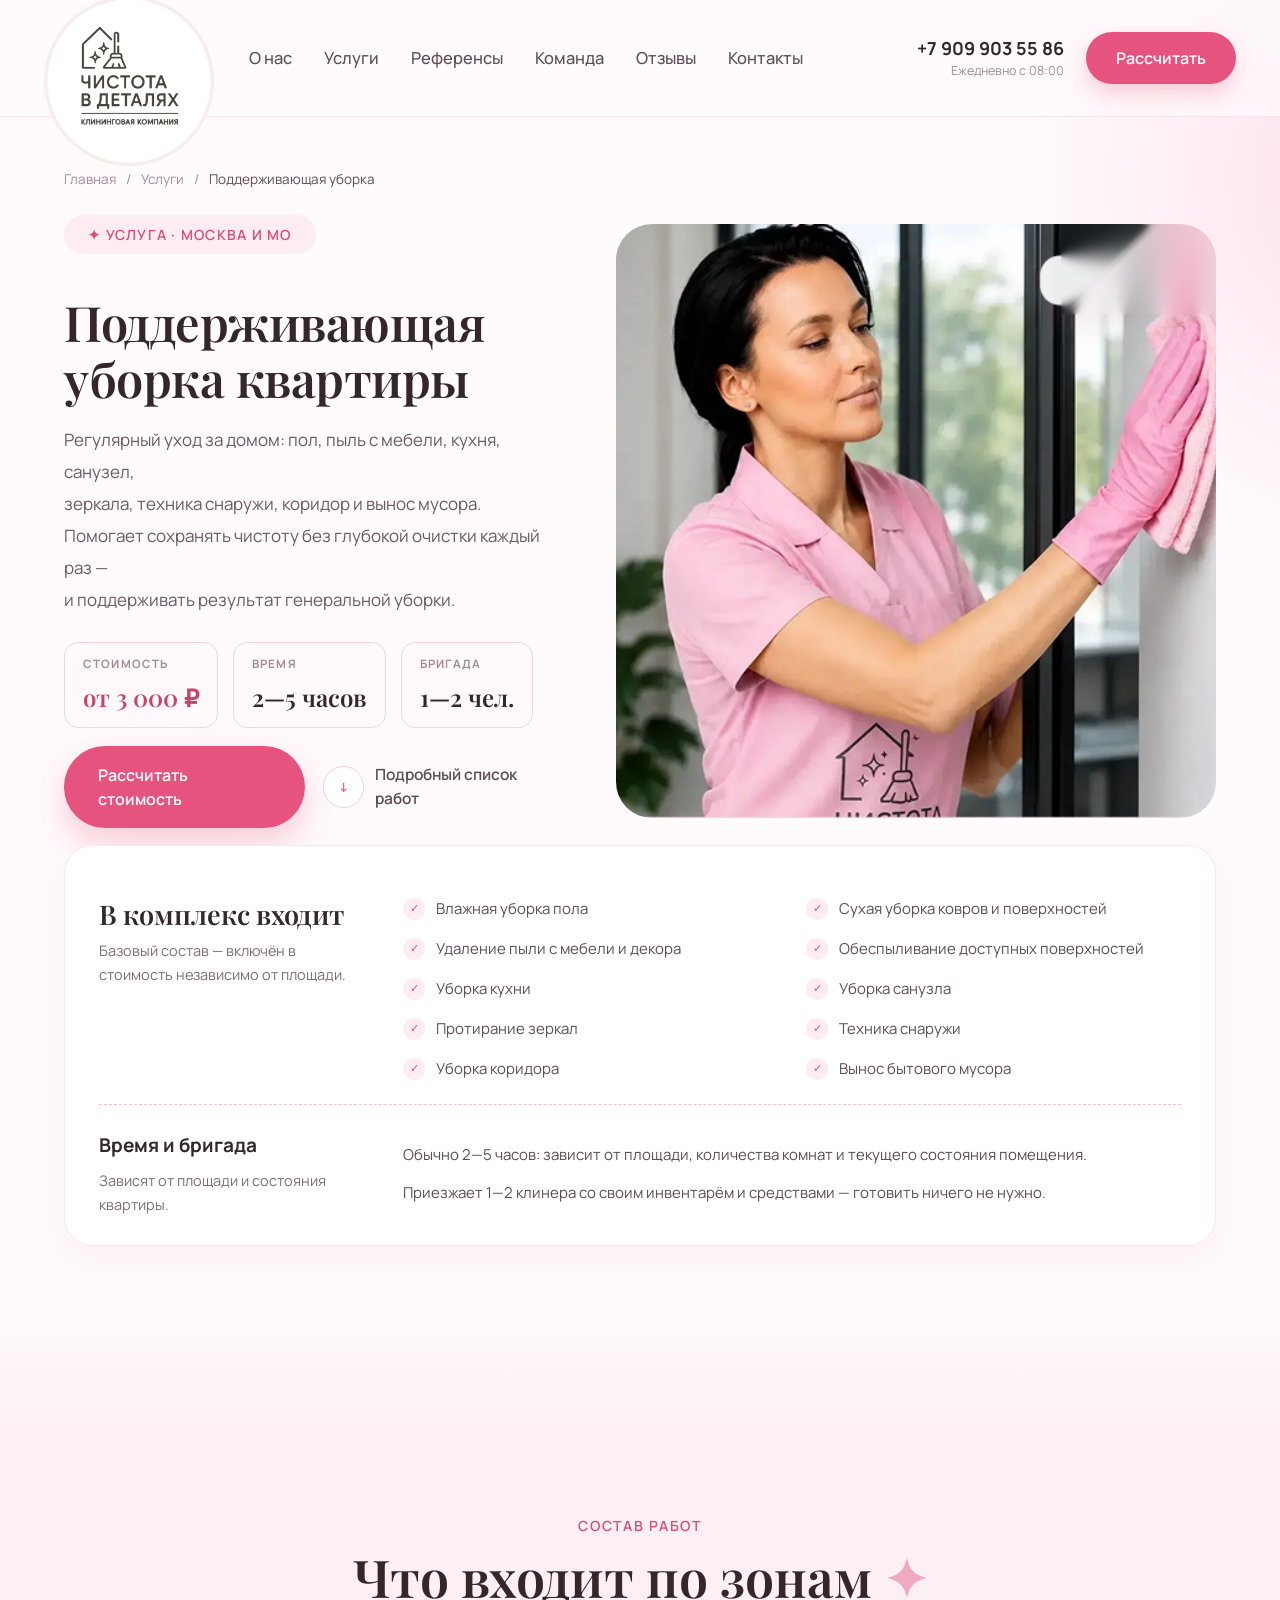
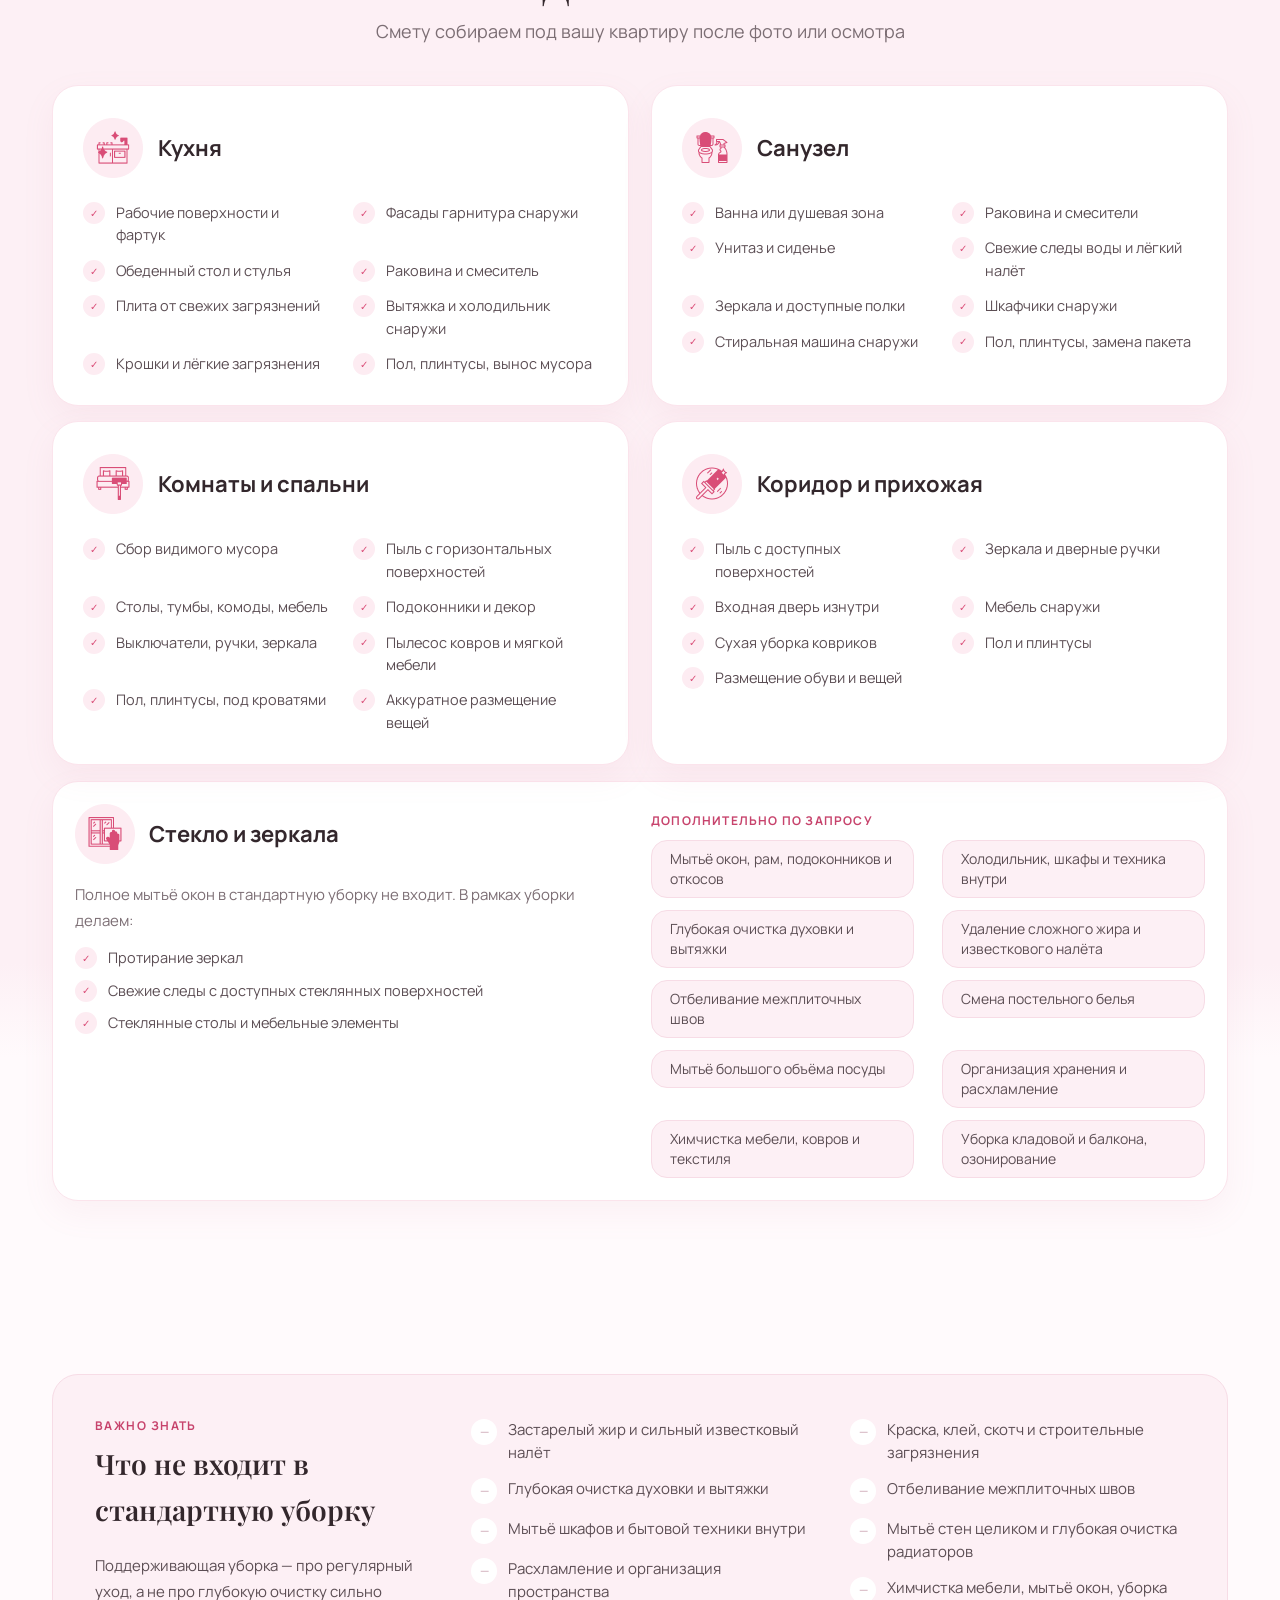
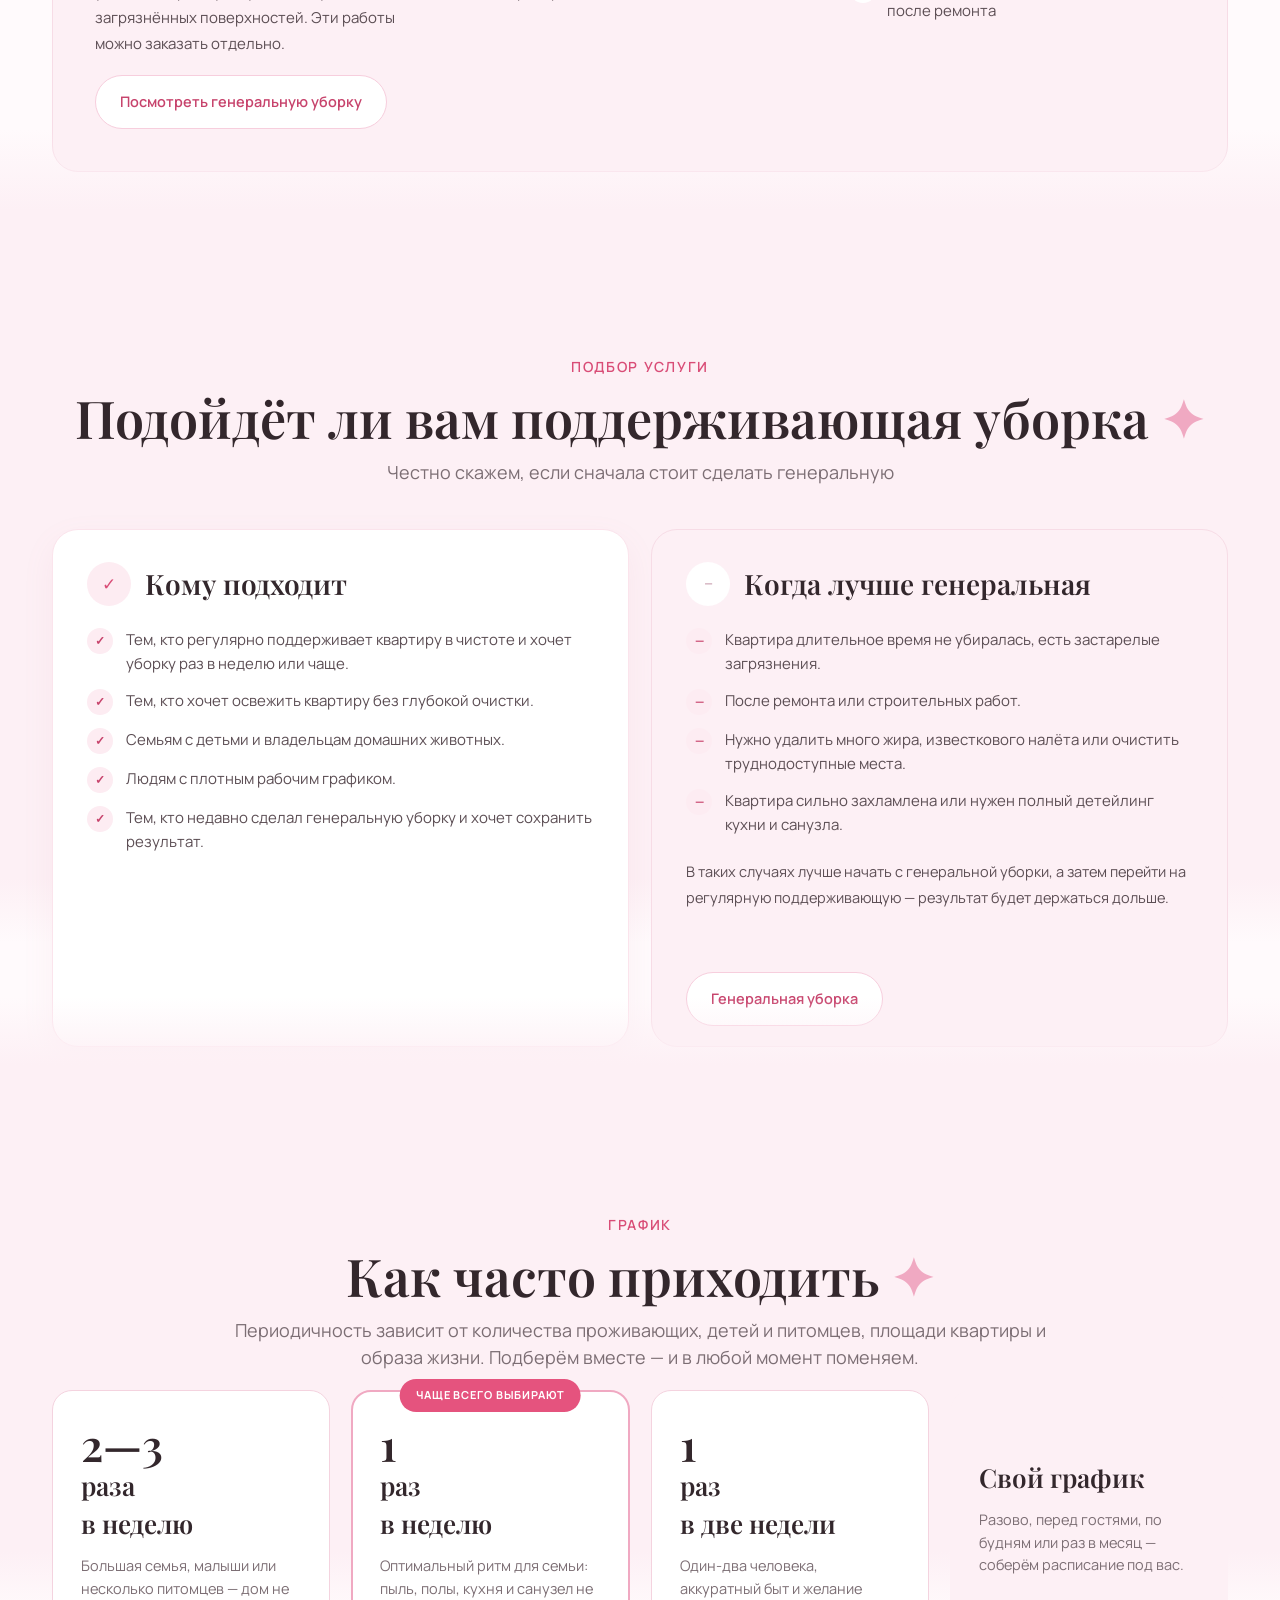
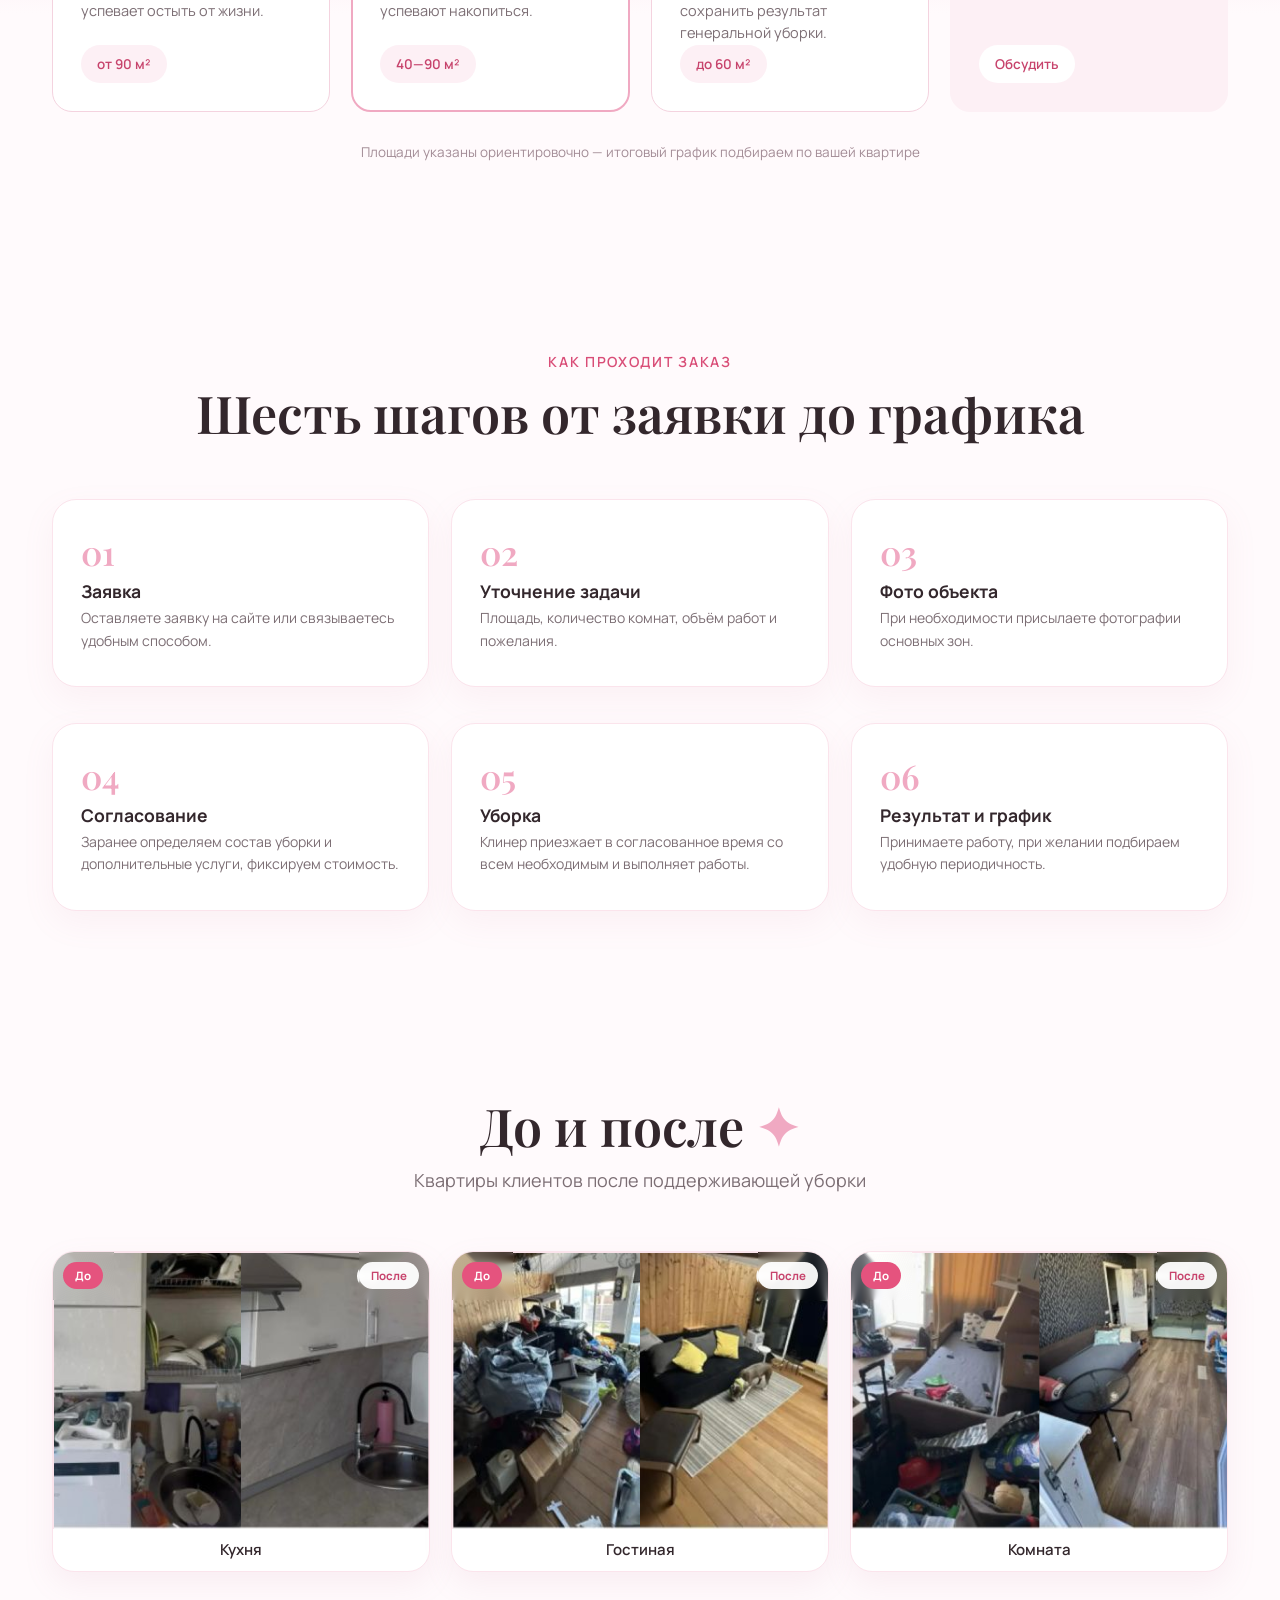
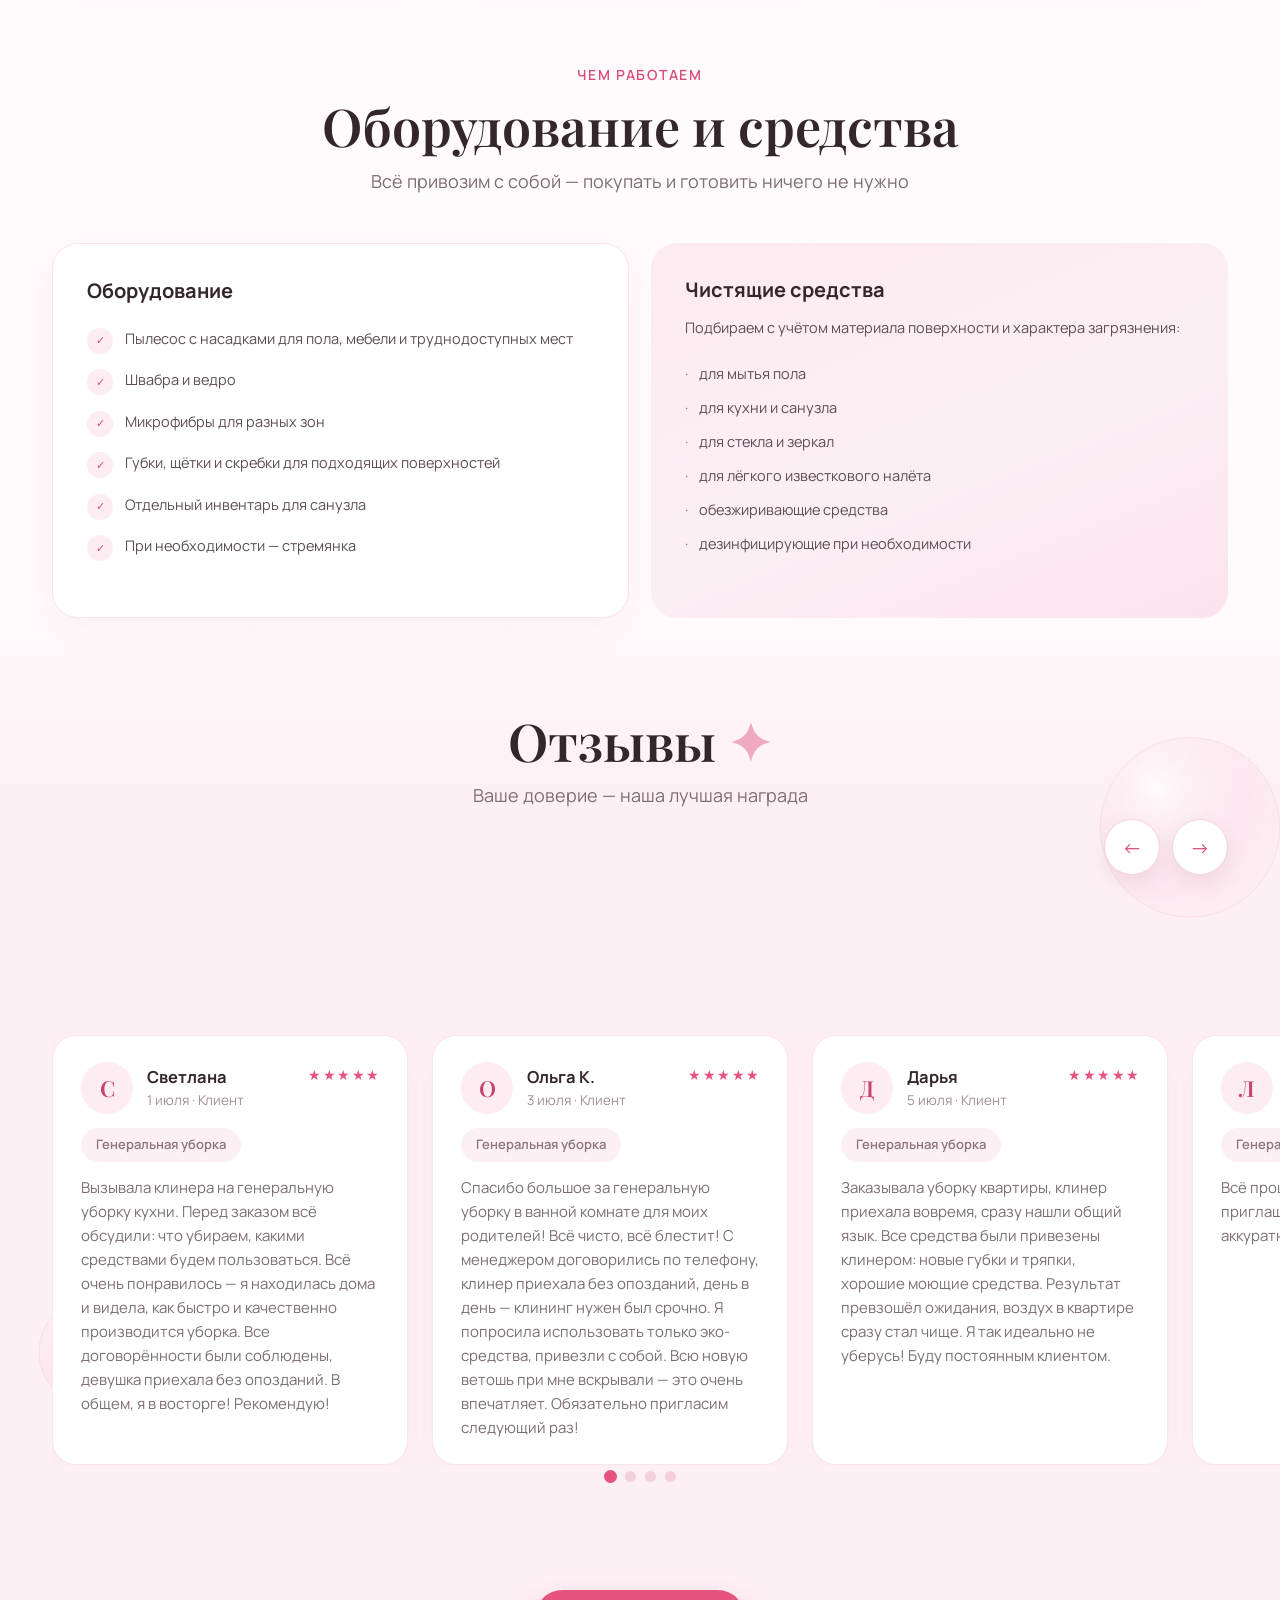
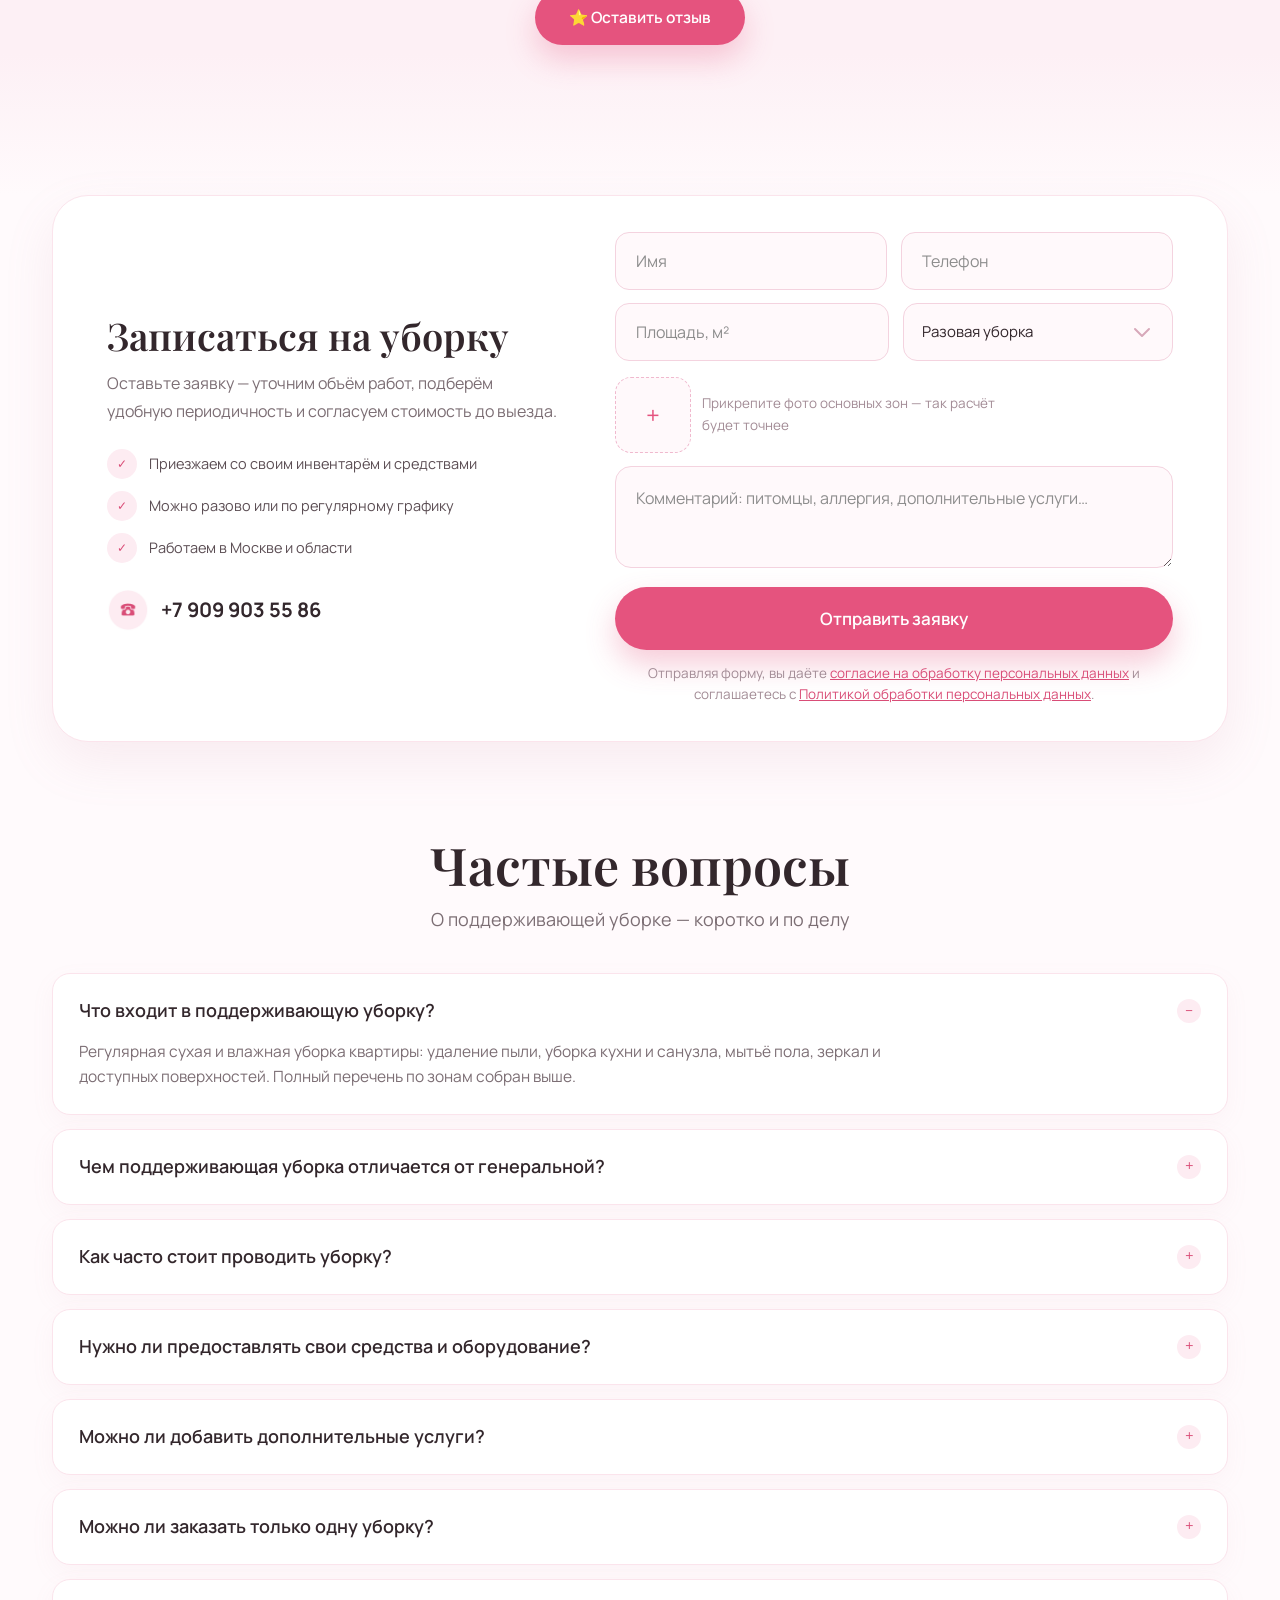
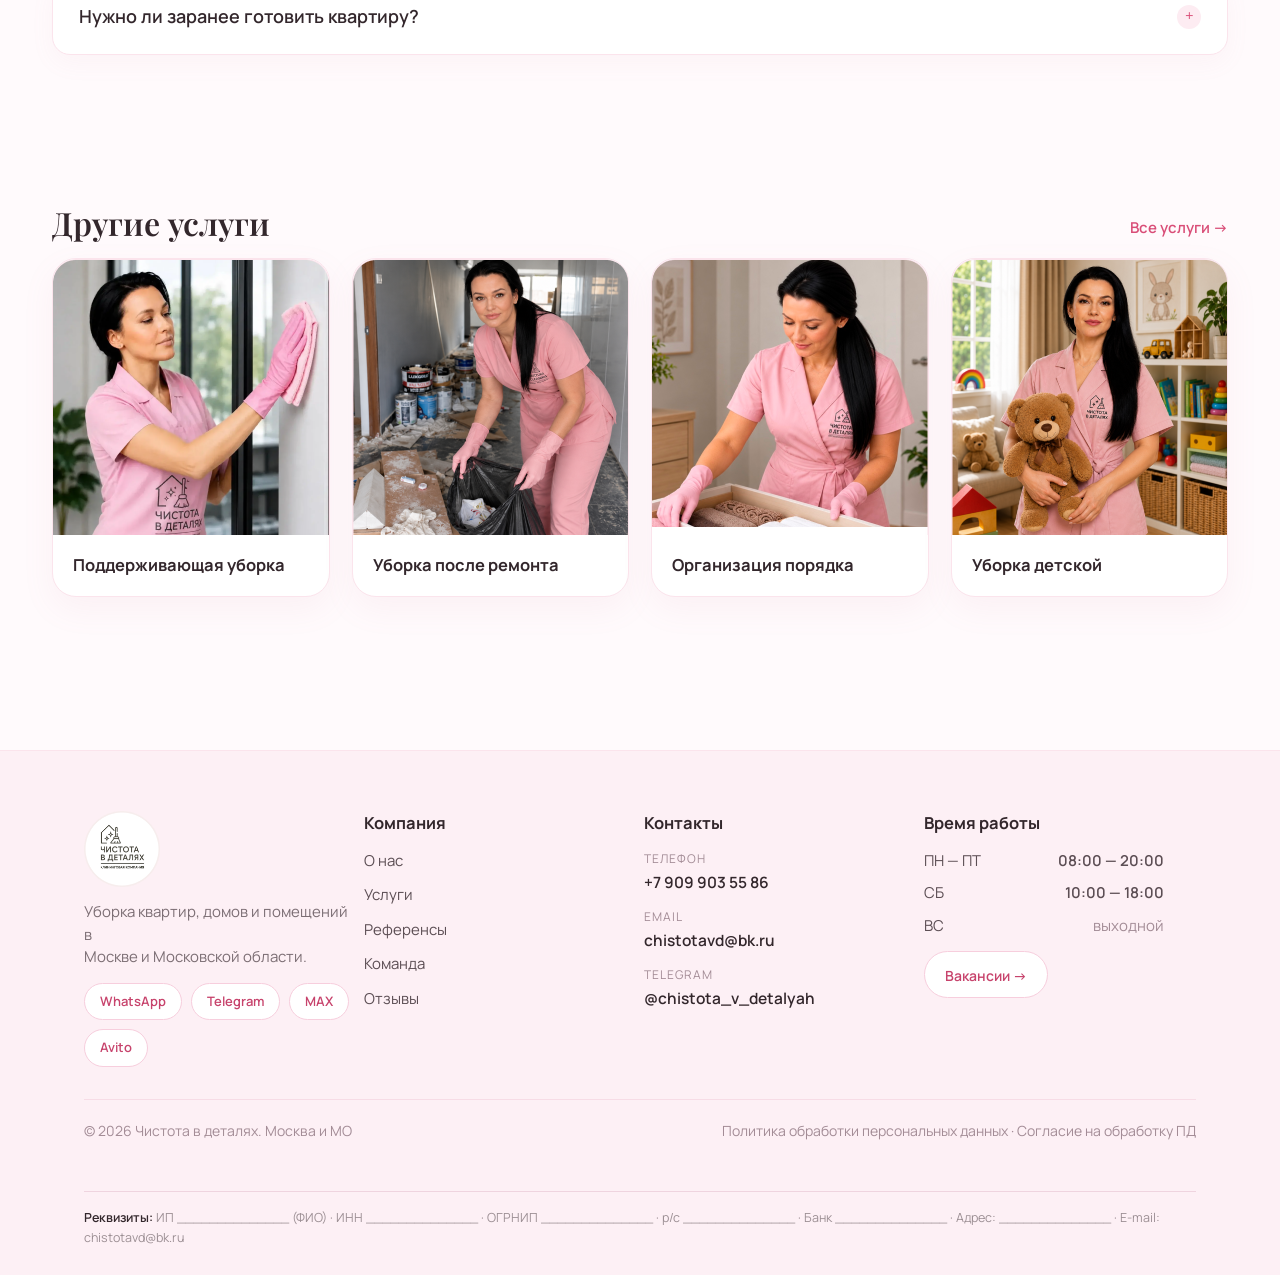
<file: podderzhivayushchaya.html>
<!DOCTYPE html>
<html lang="ru">
<head>
<meta charset="UTF-8">
<meta name="viewport" content="width=device-width, initial-scale=1.0">
<title>Поддерживающая уборка квартиры — Клининговая компания «Чистота»</title>
<meta name="description" content="Регулярная поддерживающая уборка квартир в Москве и МО: пол, пыль, кухня, санузел, зеркала. Бережно и быстро, 1–2 клинера, эко-средства.">
<meta property="og:type" content="website">
<meta property="og:title" content="Поддерживающая уборка квартиры — от 3 000 ₽ | Чистота в деталях">
<meta property="og:description" content="Регулярная поддерживающая уборка квартир в Москве и МО: пол, пыль, кухня, санузел, зеркала. Бережно и быстро, 1–2 клинера, эко-средства.">
<meta property="og:image" content="assets/ostalnye/p07_hero.png">
<meta property="og:locale" content="ru_RU">
<link rel="preconnect" href="https://fonts.googleapis.com">
<link rel="preconnect" href="https://fonts.gstatic.com" crossorigin>
<link href="https://fonts.googleapis.com/css2?family=Manrope:wght@400;500;600;700&family=Playfair+Display:wght@600&display=swap" rel="stylesheet">
<link rel="stylesheet" href="css/style.css">
<link rel="stylesheet" href="css/pages/p07.css">
<link rel="stylesheet" href="css/mobile.css">
<link rel="stylesheet" href="css/popup.css"><link rel="stylesheet" href="css/anim.css">
</head>
<body class="p7">
<div class="page">
  <div class="blob blob1"></div>
  <div class="blob blob2"></div>

  <header class="header">
    <div class="container header-in">
      <a href="index.html" class="logo"><img src="assets/ostalnye/p1_8_892.png" alt="Чистота в деталях"></a>
      <nav class="nav">
        <a href="index.html#about">О нас</a>
        <a href="index.html#services">Услуги</a>
        <a href="index.html#refs">Референсы</a>
        <a href="index.html#team">Команда</a>
        <a href="#reviews">Отзывы</a>
        <a href="index.html#footer">Контакты</a>
      </nav>
      <div class="header-right">
        <a href="tel:+79099035586" class="header-phone">
          <b>+7 909 903 55 86</b>
          <span>Ежедневно с 08:00</span>
        </a>
        <a href="#order" class="header-cta" aria-label="Рассчитать стоимость"><svg class="cta-icon" viewBox="0 0 24 24" fill="none" aria-hidden="true"><path d="M6.62 10.79c1.44 2.83 3.76 5.14 6.59 6.59l2.2-2.2c.27-.27.67-.36 1.02-.24 1.12.37 2.33.57 3.57.57.55 0 1 .45 1 1V20c0 .55-.45 1-1 1-9.39 0-17-7.61-17-17 0-.55.45-1 1-1h3.5c.55 0 1 .45 1 1 0 1.25.2 2.45.57 3.57.11.35.03.74-.25 1.02l-2.2 2.2z" fill="#fff"/></svg><span class="cta-text">Рассчитать</span></a>
      </div>
      <button class="burger" aria-label="Меню"><span></span><span></span><span></span></button>
    </div>
  </header>

  <main>
    <section class="sv-hero">
      <div class="sv-container">
        <div class="crumbs">
          <a href="index.html">Главная</a><span>/</span>
          <a href="index.html#services">Услуги</a><span>/</span>
          <b>Поддерживающая уборка</b>
        </div>
        <div class="sv-row">
          <div class="sv-left">
            <span class="hero-badge">✦ УСЛУГА · МОСКВА И МО</span>
            <h1>Поддерживающая<br>уборка квартиры</h1>
            <p class="sv-lead">Регулярный уход за домом: пол, пыль с мебели, кухня, санузел,<br>зеркала, техника снаружи, коридор и вынос мусора.<br>Помогает сохранять чистоту без глубокой очистки каждый раз —<br>и поддерживать результат генеральной уборки.</p>
            <div class="sv-stats">
              <div class="sv-stat hot"><span>СТОИМОСТЬ</span><b>от 3 000 ₽</b></div>
              <div class="sv-stat"><span>ВРЕМЯ</span><b>2—5 часов</b></div>
              <div class="sv-stat"><span>БРИГАДА</span><b>1—2 чел.</b></div>
            </div>
            <div class="sv-cta">
              <a href="#order" class="btn btn-pink">Рассчитать стоимость</a>
              <a href="#sostav" class="sv-scroll"><i>↓</i>Подробный список работ</a>
            </div>
          </div>
          <div class="sv-right">
            <img loading="lazy" decoding="async" class="sv-photo" src="assets/ostalnye/p07_hero.png" alt="Поддерживающая уборка квартиры">
          </div>
        </div>
        <div class="inc-card">
          <div class="inc-row">
            <div class="inc-left">
              <h2>В комплекс входит</h2>
              <p>Базовый состав — включён в<br>стоимость независимо от площади.</p>
            </div>
            <div class="inc-grid">
              <div class="inc-it"><i>✓</i><span>Влажная уборка пола</span></div>
              <div class="inc-it"><i>✓</i><span>Сухая уборка ковров и поверхностей</span></div>
              <div class="inc-it"><i>✓</i><span>Удаление пыли с мебели и декора</span></div>
              <div class="inc-it"><i>✓</i><span>Обеспыливание доступных поверхностей</span></div>
              <div class="inc-it"><i>✓</i><span>Уборка кухни</span></div>
              <div class="inc-it"><i>✓</i><span>Уборка санузла</span></div>
              <div class="inc-it"><i>✓</i><span>Протирание зеркал</span></div>
              <div class="inc-it"><i>✓</i><span>Техника снаружи</span></div>
              <div class="inc-it"><i>✓</i><span>Уборка коридора</span></div>
              <div class="inc-it"><i>✓</i><span>Вынос бытового мусора</span></div>
            </div>
          </div>
          <div class="inc-div">
            <div class="inc-left">
              <h3>Время и бригада</h3>
              <p>Зависят от площади и состояния<br>квартиры.</p>
            </div>
            <div class="inc-paras">
              <p>Обычно 2—5 часов: зависит от площади, количества комнат и текущего состояния помещения.</p>
              <p>Приезжает 1—2 клинера со своим инвентарём и средствами — готовить ничего не нужно.</p>
            </div>
          </div>
        </div>
      </div>
    </section>

    <section class="sv-zones" id="sostav">
      <div class="sv-container">
        <div class="sec-head">
          <span class="kicker">СОСТАВ РАБОТ</span>
          <h2 class="sec-title">Что входит по зонам <span class="accent">✦</span></h2>
          <p class="sec-sub">Смету собираем под вашу квартиру после фото или осмотра</p>
        </div>
        <div class="zones">
          <div class="zone-card">
            <div class="zone-head">
              <img loading="lazy" decoding="async" src="assets/ostalnye/icon-p07-zone-kitchen.png" alt="">
              <h3>Кухня</h3>
            </div>
            <div class="zone-list">
              <div class="zone-it"><i>✓</i><span>Рабочие поверхности и фартук</span></div>
              <div class="zone-it"><i>✓</i><span>Фасады гарнитура снаружи</span></div>
              <div class="zone-it"><i>✓</i><span>Обеденный стол и стулья</span></div>
              <div class="zone-it"><i>✓</i><span>Раковина и смеситель</span></div>
              <div class="zone-it"><i>✓</i><span>Плита от свежих загрязнений</span></div>
              <div class="zone-it"><i>✓</i><span>Вытяжка и холодильник снаружи</span></div>
              <div class="zone-it"><i>✓</i><span>Крошки и лёгкие загрязнения</span></div>
              <div class="zone-it"><i>✓</i><span>Пол, плинтусы, вынос мусора</span></div>
            </div>
          </div>
          <div class="zone-card">
            <div class="zone-head">
              <img loading="lazy" decoding="async" src="assets/ostalnye/icon-p07-zone-bath.png" alt="">
              <h3>Санузел</h3>
            </div>
            <div class="zone-list">
              <div class="zone-it"><i>✓</i><span>Ванна или душевая зона</span></div>
              <div class="zone-it"><i>✓</i><span>Раковина и смесители</span></div>
              <div class="zone-it"><i>✓</i><span>Унитаз и сиденье</span></div>
              <div class="zone-it"><i>✓</i><span>Свежие следы воды и лёгкий налёт</span></div>
              <div class="zone-it"><i>✓</i><span>Зеркала и доступные полки</span></div>
              <div class="zone-it"><i>✓</i><span>Шкафчики снаружи</span></div>
              <div class="zone-it"><i>✓</i><span>Стиральная машина снаружи</span></div>
              <div class="zone-it"><i>✓</i><span>Пол, плинтусы, замена пакета</span></div>
            </div>
          </div>
          <div class="zone-card">
            <div class="zone-head">
              <img loading="lazy" decoding="async" src="assets/ostalnye/icon-zone-rooms.png" alt="">
              <h3>Комнаты и спальни</h3>
            </div>
            <div class="zone-list">
              <div class="zone-it"><i>✓</i><span>Сбор видимого мусора</span></div>
              <div class="zone-it"><i>✓</i><span>Пыль с горизонтальных поверхностей</span></div>
              <div class="zone-it"><i>✓</i><span>Столы, тумбы, комоды, мебель</span></div>
              <div class="zone-it"><i>✓</i><span>Подоконники и декор</span></div>
              <div class="zone-it"><i>✓</i><span>Выключатели, ручки, зеркала</span></div>
              <div class="zone-it"><i>✓</i><span>Пылесос ковров и мягкой мебели</span></div>
              <div class="zone-it"><i>✓</i><span>Пол, плинтусы, под кроватями</span></div>
              <div class="zone-it"><i>✓</i><span>Аккуратное размещение вещей</span></div>
            </div>
          </div>
          <div class="zone-card">
            <div class="zone-head">
              <img loading="lazy" decoding="async" src="assets/ostalnye/icon-zone-hall.png" alt="">
              <h3>Коридор и прихожая</h3>
            </div>
            <div class="zone-list">
              <div class="zone-it"><i>✓</i><span>Пыль с доступных поверхностей</span></div>
              <div class="zone-it"><i>✓</i><span>Зеркала и дверные ручки</span></div>
              <div class="zone-it"><i>✓</i><span>Входная дверь изнутри</span></div>
              <div class="zone-it"><i>✓</i><span>Мебель снаружи</span></div>
              <div class="zone-it"><i>✓</i><span>Сухая уборка ковриков</span></div>
              <div class="zone-it"><i>✓</i><span>Пол и плинтусы</span></div>
              <div class="zone-it"><i>✓</i><span>Размещение обуви и вещей</span></div>
            </div>
          </div>
        </div>
        <div class="glass">
          <div class="gs-left">
            <div class="gs-top">
              <img loading="lazy" decoding="async" src="assets/ostalnye/icon-zone-glass.png" alt="">
              <h3>Стекло и зеркала</h3>
            </div>
            <p>Полное мытьё окон в стандартную уборку не входит. В рамках уборки делаем:</p>
            <div class="gs-points">
              <p><i>✓</i><span>Протирание зеркал</span></p>
              <p><i>✓</i><span>Свежие следы с доступных стеклянных поверхностей</span></p>
              <p><i>✓</i><span>Стеклянные столы и мебельные элементы</span></p>
            </div>
          </div>
          <div class="gs-right">
            <h4>ДОПОЛНИТЕЛЬНО ПО ЗАПРОСУ</h4>
            <div class="gs-tags">
              <span class="gs-tag">Мытьё окон, рам, подоконников и откосов</span>
              <span class="gs-tag">Холодильник, шкафы и техника внутри</span>
              <span class="gs-tag">Глубокая очистка духовки и вытяжки</span>
              <span class="gs-tag">Удаление сложного жира и известкового налёта</span>
              <span class="gs-tag">Отбеливание межплиточных швов</span>
              <span class="gs-tag">Смена постельного белья</span>
              <span class="gs-tag">Мытьё большого объёма посуды</span>
              <span class="gs-tag">Организация хранения и расхламление</span>
              <span class="gs-tag">Химчистка мебели, ковров и текстиля</span>
              <span class="gs-tag">Уборка кладовой и балкона, озонирование</span>
            </div>
          </div>
        </div>
      </div>
    </section>

    <section class="sv-not">
      <div class="sv-container">
        <div class="not-card">
          <div class="not-left">
            <h3>ВАЖНО ЗНАТЬ</h3>
            <h2>Что не входит в
стандартную уборку</h2>
            <p>Поддерживающая уборка — про регулярный уход, а не про глубокую очистку сильно загрязнённых поверхностей. Эти работы можно заказать отдельно.</p>
            <a href="generalnaya.html" class="not-link">Посмотреть генеральную уборку</a>
          </div>
          <div class="not-right">
            <div class="not-col">
              <div class="not-it"><i>—</i><span>Застарелый жир и сильный известковый налёт</span></div>
              <div class="not-it"><i>—</i><span>Глубокая очистка духовки и вытяжки</span></div>
              <div class="not-it"><i>—</i><span>Мытьё шкафов и бытовой техники внутри</span></div>
              <div class="not-it"><i>—</i><span>Расхламление и организация пространства</span></div>
            </div>
            <div class="not-col">
              <div class="not-it"><i>—</i><span>Краска, клей, скотч и строительные загрязнения</span></div>
              <div class="not-it"><i>—</i><span>Отбеливание межплиточных швов</span></div>
              <div class="not-it"><i>—</i><span>Мытьё стен целиком и глубокая очистка радиаторов</span></div>
              <div class="not-it"><i>—</i><span>Химчистка мебели, мытьё окон, уборка после ремонта</span></div>
            </div>
          </div>
        </div>
      </div>
    </section>

    <section class="sv-fit">
      <div class="sv-container">
        <div class="sec-head">
          <span class="kicker">ПОДБОР УСЛУГИ</span>
          <h2 class="sec-title">Подойдёт ли вам поддерживающая уборка <span class="accent">✦</span></h2>
          <p class="sec-sub">Честно скажем, если сначала стоит сделать генеральную</p>
        </div>
        <div class="fit-row">
          <div class="fit-card yes">
            <div class="fit-top">
              <div class="fit-ic">✓</div>
              <h3>Кому подходит</h3>
            </div>
            <div class="fit-list">
              <div class="fit-it"><i>✓</i><span>Тем, кто регулярно поддерживает квартиру в чистоте и хочет уборку раз в неделю или чаще.</span></div>
              <div class="fit-it"><i>✓</i><span>Тем, кто хочет освежить квартиру без глубокой очистки.</span></div>
              <div class="fit-it"><i>✓</i><span>Семьям с детьми и владельцам домашних животных.</span></div>
              <div class="fit-it"><i>✓</i><span>Людям с плотным рабочим графиком.</span></div>
              <div class="fit-it"><i>✓</i><span>Тем, кто недавно сделал генеральную уборку и хочет сохранить результат.</span></div>
            </div>
          </div>
          <div class="fit-card no">
            <div class="fit-top">
              <div class="fit-ic">−</div>
              <h3>Когда лучше генеральная</h3>
            </div>
            <div class="fit-list">
              <div class="fit-it"><i class="dash">—</i><span>Квартира длительное время не убиралась, есть застарелые загрязнения.</span></div>
              <div class="fit-it"><i class="dash">—</i><span>После ремонта или строительных работ.</span></div>
              <div class="fit-it"><i class="dash">—</i><span>Нужно удалить много жира, известкового налёта или очистить труднодоступные места.</span></div>
              <div class="fit-it"><i class="dash">—</i><span>Квартира сильно захламлена или нужен полный детейлинг кухни и санузла.</span></div>
            </div>
            <p class="fit-note">В таких случаях лучше начать с генеральной уборки, а затем перейти на регулярную поддерживающую — результат будет держаться дольше.</p>
            <a href="generalnaya.html" class="fit-link">Генеральная уборка</a>
          </div>
        </div>
      </div>
    </section>

    <section class="sv-sched">
      <div class="sv-container">
        <div class="sec-head">
          <span class="kicker">ГРАФИК</span>
          <h2 class="sec-title">Как часто приходить <span class="accent">✦</span></h2>
          <p class="sec-sub sched-sub">Периодичность зависит от количества проживающих, детей и питомцев, площади квартиры и<br>образа жизни. Подберём вместе — и в любой момент поменяем.</p>
        </div>
        <div class="sched-grid">
          <div class="sched-card">
            <div class="sched-t"><b>2—3</b> раза
в неделю</div>
            <p class="sched-d">Большая семья, малыши или несколько питомцев — дом не успевает остыть от жизни.</p>
            <span class="sched-tag">от 90 м²</span>
          </div>
          <div class="sched-card hot">
            <span class="sched-pill">ЧАЩЕ ВСЕГО ВЫБИРАЮТ</span>
            <div class="sched-t"><b>1</b> раз
в неделю</div>
            <p class="sched-d">Оптимальный ритм для семьи: пыль, полы, кухня и санузел не успевают накопиться.</p>
            <span class="sched-tag">40—90 м²</span>
          </div>
          <div class="sched-card">
            <div class="sched-t"><b>1</b> раз
в две недели</div>
            <p class="sched-d">Один-два человека, аккуратный быт и желание сохранить результат генеральной уборки.</p>
            <span class="sched-tag">до 60 м²</span>
          </div>
          <div class="sched-card no">
            <div class="sched-t">Свой график</div>
            <p class="sched-d">Разово, перед гостями, по будням или раз в месяц — соберём расписание под вас.</p>
            <span class="sched-tag">Обсудить</span>
          </div>
        </div>
        <p class="sched-note">Площади указаны ориентировочно — итоговый график подбираем по вашей квартире</p>
      </div>
    </section>

    <section class="sv-steps">
      <div class="sv-container">
        <div class="sec-head">
          <span class="kicker">КАК ПРОХОДИТ ЗАКАЗ</span>
          <h2 class="sec-title">Шесть шагов от заявки до графика</h2>
        </div>
        <div class="steps">
          <div class="step">
            <b>01</b>
            <h3>Заявка</h3>
            <p>Оставляете заявку на сайте или связываетесь удобным способом.</p>
          </div>
          <div class="step">
            <b>02</b>
            <h3>Уточнение задачи</h3>
            <p>Площадь, количество комнат, объём работ и пожелания.</p>
          </div>
          <div class="step">
            <b>03</b>
            <h3>Фото объекта</h3>
            <p>При необходимости присылаете фотографии основных зон.</p>
          </div>
          <div class="step">
            <b>04</b>
            <h3>Согласование</h3>
            <p>Заранее определяем состав уборки и дополнительные услуги, фиксируем стоимость.</p>
          </div>
          <div class="step">
            <b>05</b>
            <h3>Уборка</h3>
            <p>Клинер приезжает в согласованное время со всем необходимым и выполняет работы.</p>
          </div>
          <div class="step">
            <b>06</b>
            <h3>Результат и график</h3>
            <p>Принимаете работу, при желании подбираем удобную периодичность.</p>
          </div>
        </div>
      </div>
    </section>

    <section class="sv-ba">
      <div class="sv-container">
        <div class="sec-head">
          <h2 class="sec-title">До и после <span class="accent">✦</span></h2>
          <p class="sec-sub">Квартиры клиентов после поддерживающей уборки</p>
        </div>
        <div class="ba-row">
          <article class="ba-card">
            <div class="ba-pics">
              <img loading="lazy" decoding="async" src="assets/raboty/p07_ref1a.png" alt="Кухня до уборки">
              <img loading="lazy" decoding="async" src="assets/raboty/p07_ref1b.png" alt="Кухня после уборки">
              <span class="ba-tag do">До</span><span class="ba-tag posle">После</span>
            </div>
            <div class="ba-cap">Кухня</div>
          </article>
          <article class="ba-card">
            <div class="ba-pics">
              <img loading="lazy" decoding="async" src="assets/raboty/p07_ref2a.png" alt="Гостиная до уборки">
              <img loading="lazy" decoding="async" src="assets/raboty/p07_ref2b.png" alt="Гостиная после уборки">
              <span class="ba-tag do">До</span><span class="ba-tag posle">После</span>
            </div>
            <div class="ba-cap">Гостиная</div>
          </article>
          <article class="ba-card">
            <div class="ba-pics">
              <img loading="lazy" decoding="async" src="assets/raboty/p07_ref3a.png" alt="Комната до уборки">
              <img loading="lazy" decoding="async" src="assets/raboty/p07_ref3b.png" alt="Комната после уборки">
              <span class="ba-tag do">До</span><span class="ba-tag posle">После</span>
            </div>
            <div class="ba-cap">Комната</div>
          </article>
        </div>
      </div>
    </section>

    <section class="sv-gear">
      <div class="sv-container">
        <div class="sec-head">
          <span class="kicker">ЧЕМ РАБОТАЕМ</span>
          <h2 class="sec-title">Оборудование и средства</h2>
          <p class="sec-sub">Всё привозим с собой — покупать и готовить ничего не нужно</p>
        </div>
        <div class="gear">
          <div class="gear-card gear-main">
            <h3>Оборудование</h3>
            <div class="gear-col">
              <div class="gear-it"><i>✓</i><span>Пылесос с насадками для пола, мебели и труднодоступных мест</span></div>
              <div class="gear-it"><i>✓</i><span>Швабра и ведро</span></div>
              <div class="gear-it"><i>✓</i><span>Микрофибры для разных зон</span></div>
              <div class="gear-it"><i>✓</i><span>Губки, щётки и скребки для подходящих поверхностей</span></div>
              <div class="gear-it"><i>✓</i><span>Отдельный инвентарь для санузла</span></div>
              <div class="gear-it"><i>✓</i><span>При необходимости — стремянка</span></div>
            </div>
          </div>
          <div class="gear-card gear-side">
            <h3>Чистящие средства</h3>
            <p>Подбираем с учётом материала поверхности и характера загрязнения:</p>
            <div class="gear-list">
              <p><i class="pt">·</i><span>для мытья пола</span></p>
              <p><i class="pt">·</i><span>для кухни и санузла</span></p>
              <p><i class="pt">·</i><span>для стекла и зеркал</span></p>
              <p><i class="pt">·</i><span>для лёгкого известкового налёта</span></p>
              <p><i class="pt">·</i><span>обезжиривающие средства</span></p>
              <p><i class="pt">·</i><span>дезинфицирующие при необходимости</span></p>
            </div>
          </div>
        </div>
      </div>
    </section>

    <section class="reviews" id="reviews">
      <img class="reviews-deco" src="assets/ostalnye/p1_8_307.svg" alt="">
      <div class="container reviews-in">
        <div class="rev-head">
          <div class="sec-head">
            <h2 class="sec-title">Отзывы <span class="accent">✦</span></h2>
            <p class="sec-sub">Ваше доверие — наша лучшая награда</p>
          </div>
        </div>
        <div class="rev-track-wrap">
          <div class="rev-track" data-rev-track>
            <article class="rev-card">
              <div class="rev-top">
                <div class="rev-ava">С</div>
                <div class="rev-name"><b>Светлана</b><span>1 июля · Клиент</span></div>
                <span class="rev-stars">★★★★★</span>
              </div>
              <span class="rev-badge">Генеральная уборка</span>
              <p class="rev-text">Вызывала клинера на генеральную<br>уборку кухни. Перед заказом всё<br>обсудили: что убираем, какими<br>средствами будем пользоваться. Всё<br>очень понравилось — я находилась дома<br>и видела, как быстро и качественно<br>производится уборка. Все<br>договорённости были соблюдены,<br>девушка приехала без опозданий. В<br>общем, я в восторге! Рекомендую!</p>
            </article>
            <article class="rev-card">
              <div class="rev-top">
                <div class="rev-ava">О</div>
                <div class="rev-name"><b>Ольга К.</b><span>3 июля · Клиент</span></div>
                <span class="rev-stars">★★★★★</span>
              </div>
              <span class="rev-badge">Генеральная уборка</span>
              <p class="rev-text">Спасибо большое за генеральную<br>уборку в ванной комнате для моих<br>родителей! Всё чисто, всё блестит! С<br>менеджером договорились по телефону,<br>клинер приехала без опозданий, день в<br>день — клининг нужен был срочно. Я<br>попросила использовать только эко-<br>средства, привезли с собой. Всю новую<br>ветошь при мне вскрывали — это очень<br>впечатляет. Обязательно пригласим<br>следующий раз!</p>
            </article>
            <article class="rev-card">
              <div class="rev-top">
                <div class="rev-ava">Д</div>
                <div class="rev-name"><b>Дарья</b><span>5 июля · Клиент</span></div>
                <span class="rev-stars">★★★★★</span>
              </div>
              <span class="rev-badge">Генеральная уборка</span>
              <p class="rev-text">Заказывала уборку квартиры, клинер<br>приехала вовремя, сразу нашли общий<br>язык. Все средства были привезены<br>клинером: новые губки и тряпки,<br>хорошие моющие средства. Результат<br>превзошёл ожидания, воздух в квартире<br>сразу стал чище. Я так идеально не<br>уберусь! Буду постоянным клиентом.</p>
            </article>
            <article class="rev-card">
              <div class="rev-top">
                <div class="rev-ava">Л</div>
                <div class="rev-name"><b>Лариса Зорина</b><span>7 июля · Клиент</span></div>
                <span class="rev-stars">★★★★★</span>
              </div>
              <span class="rev-badge">Генеральная уборка</span>
              <p class="rev-text">Всё прошло замечательно, дедушку<br>приглашаю не первый раз! Быстро,<br>аккуратно, конструктивно. Спасибо!</p>
            </article>
            <div class="rev-ghost"></div>
          </div>
        </div>
        <div class="rev-foot">
          <div class="dots">
            <span class="dot on"></span><span class="dot"></span><span class="dot"></span><span class="dot"></span>
          </div>
          <a href="#" class="btn btn-pink">⭐ Оставить отзыв</a>
        </div>
      </div>
    </section>

    <section class="sv-cta" id="order">
      <div class="sv-container">
        <div class="cta-card">
          <div class="cta-left">
            <h2>Записаться на уборку</h2>
            <p>Оставьте заявку — уточним объём работ, подберём<br>удобную периодичность и согласуем стоимость до выезда.</p>
            <div class="cta-checks">
              <p><i>✓</i>Приезжаем со своим инвентарём и средствами</p>
              <p><i>✓</i>Можно разово или по регулярному графику</p>
              <p><i>✓</i>Работаем в Москве и области</p>
            </div>
            <a href="tel:+79099035586" class="cta-phone">
              <img loading="lazy" decoding="async" src="assets/ostalnye/icon-phone.png" alt="">
              <b>+7 909 903 55 86</b>
            </a>
          </div>
          <form class="cta-form" action="#" onsubmit="return false">
            <div class="cta-row">
              <input class="inp" type="text" placeholder="Имя">
              <input class="inp" type="text" placeholder="Телефон">
            </div>
            <div class="cta-row">
              <input class="inp" type="text" placeholder="Площадь, м²">
              <div class="sel"><span>Разовая уборка</span><svg width="24" height="24" viewBox="0 0 24 24" fill="none"><path d="M5 9l7 7 7-7" stroke="#D7A8B9" stroke-width="2" stroke-linecap="round" stroke-linejoin="round"/></svg></div>
            </div>
            <div class="cta-photo">
              <button type="button" class="photo-add">+</button>
              <span>Прикрепите фото основных зон — так расчёт<br>будет точнее</span>
            </div>
            <textarea class="textarea" placeholder="Комментарий: питомцы, аллергия, дополнительные услуги…"></textarea>
            <button type="submit" class="order-send">Отправить заявку</button>
            <p class="order-note">Нажимая кнопку, вы соглашаетесь с политикой обработки персональных данных</p>
          </form>
        </div>
      </div>
    </section>

    <section class="sv-faq">
      <div class="sv-container">
        <div class="sec-head">
          <h2 class="sec-title">Частые вопросы</h2>
          <p class="sec-sub">О поддерживающей уборке — коротко и по делу</p>
        </div>
        <div class="faq-list">
          <div class="faq-item open">
            <div class="faq-q"><h3>Что входит в поддерживающую уборку?</h3><span class="faq-tog">−</span></div>
            <div class="faq-a">Регулярная сухая и влажная уборка квартиры: удаление пыли, уборка кухни и санузла, мытьё пола, зеркал и доступных поверхностей. Полный перечень по зонам собран выше.</div>
          </div>
          <div class="faq-item">
            <div class="faq-q"><h3>Чем поддерживающая уборка отличается от генеральной?</h3><span class="faq-tog">+</span></div>
            <div class="faq-a">Поддерживающая — регулярный уход за уже чистой квартирой: пыль, полы, кухня и санузел. Генеральная — глубокая очистка всей квартиры, включая сложные и застарелые загрязнения.</div>
          </div>
          <div class="faq-item">
            <div class="faq-q"><h3>Как часто стоит проводить уборку?</h3><span class="faq-tog">+</span></div>
            <div class="faq-a">Чаще всего выбирают уборку раз в 1—2 недели. Точный график подберём по вашей квартире, семье и образу жизни.</div>
          </div>
          <div class="faq-item">
            <div class="faq-q"><h3>Нужно ли предоставлять свои средства и оборудование?</h3><span class="faq-tog">+</span></div>
            <div class="faq-a">Нет, клинер приезжает со своим инвентарём, профессиональными средствами и новой ветошью.</div>
          </div>
          <div class="faq-item">
            <div class="faq-q"><h3>Можно ли добавить дополнительные услуги?</h3><span class="faq-tog">+</span></div>
            <div class="faq-a">Да, к уборке можно добавить мытьё окон, очистку духовки и холодильника, химию внутри шкафов и другие работы по запросу.</div>
          </div>
          <div class="faq-item">
            <div class="faq-q"><h3>Можно ли заказать только одну уборку?</h3><span class="faq-tog">+</span></div>
            <div class="faq-a">Конечно, разовый заказ без обязательств — перейти на регулярный график можно в любой момент.</div>
          </div>
          <div class="faq-item">
            <div class="faq-q"><h3>Нужно ли заранее готовить квартиру?</h3><span class="faq-tog">+</span></div>
            <div class="faq-a">Нет, всё необходимое привозим с собой — достаточно обеспечить доступ в квартиру.</div>
          </div>
        </div>
      </div>
    </section>

    <section class="sv-cats">
      <div class="sv-container">
        <div class="cats-head">
          <h2>Другие услуги</h2>
          <a href="index.html#services">Все услуги →</a>
        </div>
        <div class="cats">
          <a href="podderzhivayushchaya.html" class="cat-card">
            <img loading="lazy" decoding="async" src="assets/ostalnye/p07_cat1.png" alt="Поддерживающая уборка">
            <h3>Поддерживающая уборка</h3>
          </a>
          <a href="posle-remonta.html" class="cat-card">
            <img loading="lazy" decoding="async" src="assets/ostalnye/p07_cat2.png" alt="Уборка после ремонта">
            <h3>Уборка после ремонта</h3>
          </a>
          <a href="organizaciya-hraneniya.html" class="cat-card">
            <img loading="lazy" decoding="async" src="assets/ostalnye/p07_cat3.png" alt="Организация порядка">
            <h3>Организация порядка</h3>
          </a>
          <a href="uborka-detskoy.html" class="cat-card">
            <img loading="lazy" decoding="async" src="assets/ostalnye/p07_cat4.png" alt="Уборка детской">
            <h3>Уборка детской</h3>
          </a>
        </div>
      </div>
    </section>
  </main>

  <footer class="footer" id="footer">
    <div class="container footer-in">
      <div class="footer-cols">
        <div class="footer-col">
          <div class="footer-logo"><img loading="lazy" decoding="async" src="assets/ostalnye/p1_8_892.png" alt="Чистота в деталях"></div>
          <p class="footer-desc">Уборка квартир, домов и помещений в
Москве и Московской области.</p>
          <div class="socials">
            <a href="#" class="soc">WhatsApp</a>
            <a href="#" class="soc">Telegram</a>
            <a href="#" class="soc">MAX</a>
            <a href="#" class="soc">Avito</a>
          </div>
        </div>
        <div class="footer-col">
          <h4>Компания</h4>
          <div class="footer-links">
            <a href="index.html#about">О нас</a>
            <a href="index.html#services">Услуги</a>
            <a href="index.html#refs">Референсы</a>
            <a href="index.html#team">Команда</a>
            <a href="#reviews">Отзывы</a>
          </div>
        </div>
        <div class="footer-col">
          <h4>Контакты</h4>
          <div class="contact"><span>ТЕЛЕФОН</span><b>+7 909 903 55 86</b></div>
          <div class="contact"><span>EMAIL</span><b>chistotavd@bk.ru</b></div>
          <div class="contact"><span>TELEGRAM</span><b>@chistota_v_detalyah</b></div>
        </div>
        <div class="footer-col">
          <h4>Время работы</h4>
          <div class="hours">
            <div class="hours-row"><span>ПН — ПТ</span><b>08:00 — 20:00</b></div>
            <div class="hours-row"><span>СБ</span><b>10:00 — 18:00</b></div>
            <div class="hours-row"><span>ВС</span><span class="off">выходной</span></div>
          </div>
          <a href="#" class="wa-btn">Вакансии →</a>
        </div>
      </div>
      <div class="footer-bottom">
        <span>© 2026 Чистота в деталях. Москва и МО</span>
        <span class="foot-docs"><a href="politika.html">Политика обработки персональных данных</a> · <a href="soglasie.html">Согласие на обработку ПД</a></span>
      </div>
    <div class="requisites"><b>Реквизиты:</b> ИП ______________ (ФИО) · ИНН ______________ · ОГРНИП ______________ · р/с ______________ · Банк ______________ · Адрес: ______________ · E-mail: chistotavd@bk.ru</div>
    </div>
  </footer>
</div>
<script src="js/main.js"></script>
<script src="js/mobile-fix.js"></script>
<script src="js/popup.js"></script><script src="js/anim.js"></script>
</body>
</html>
</file>
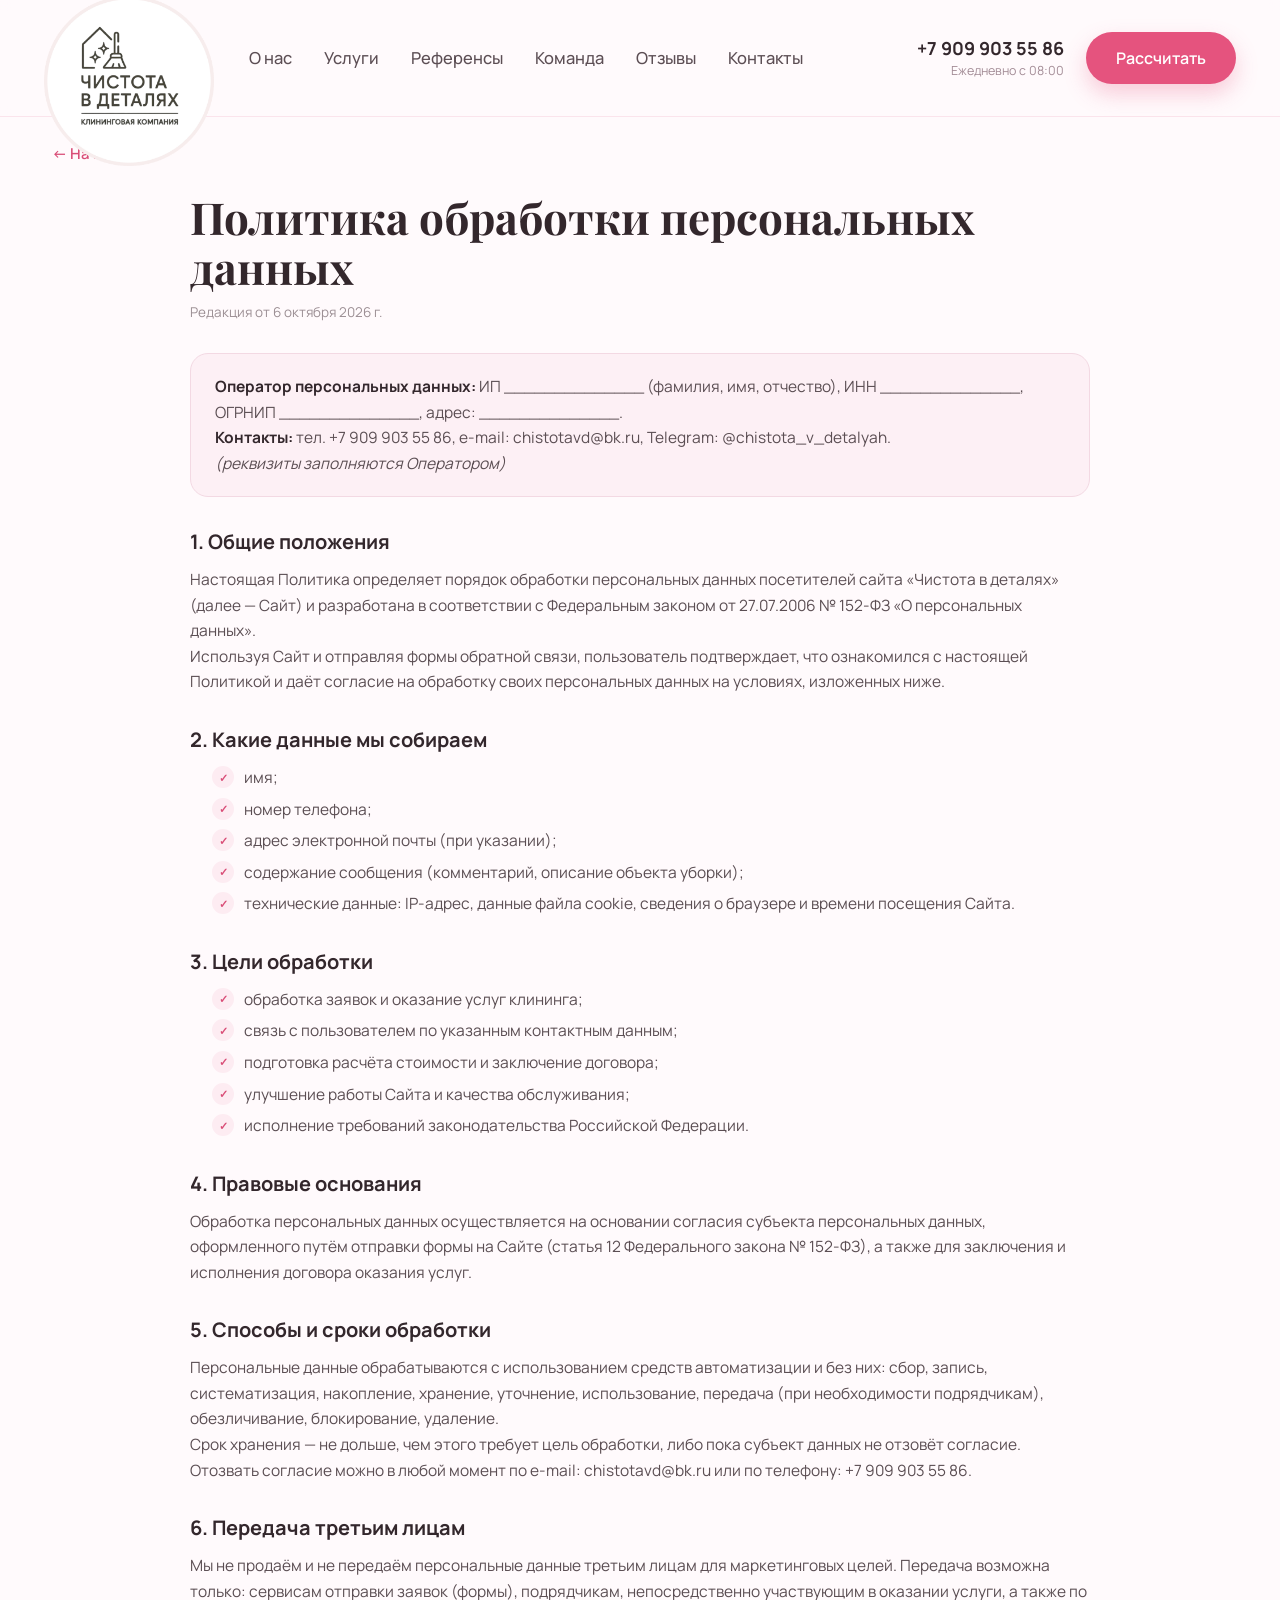
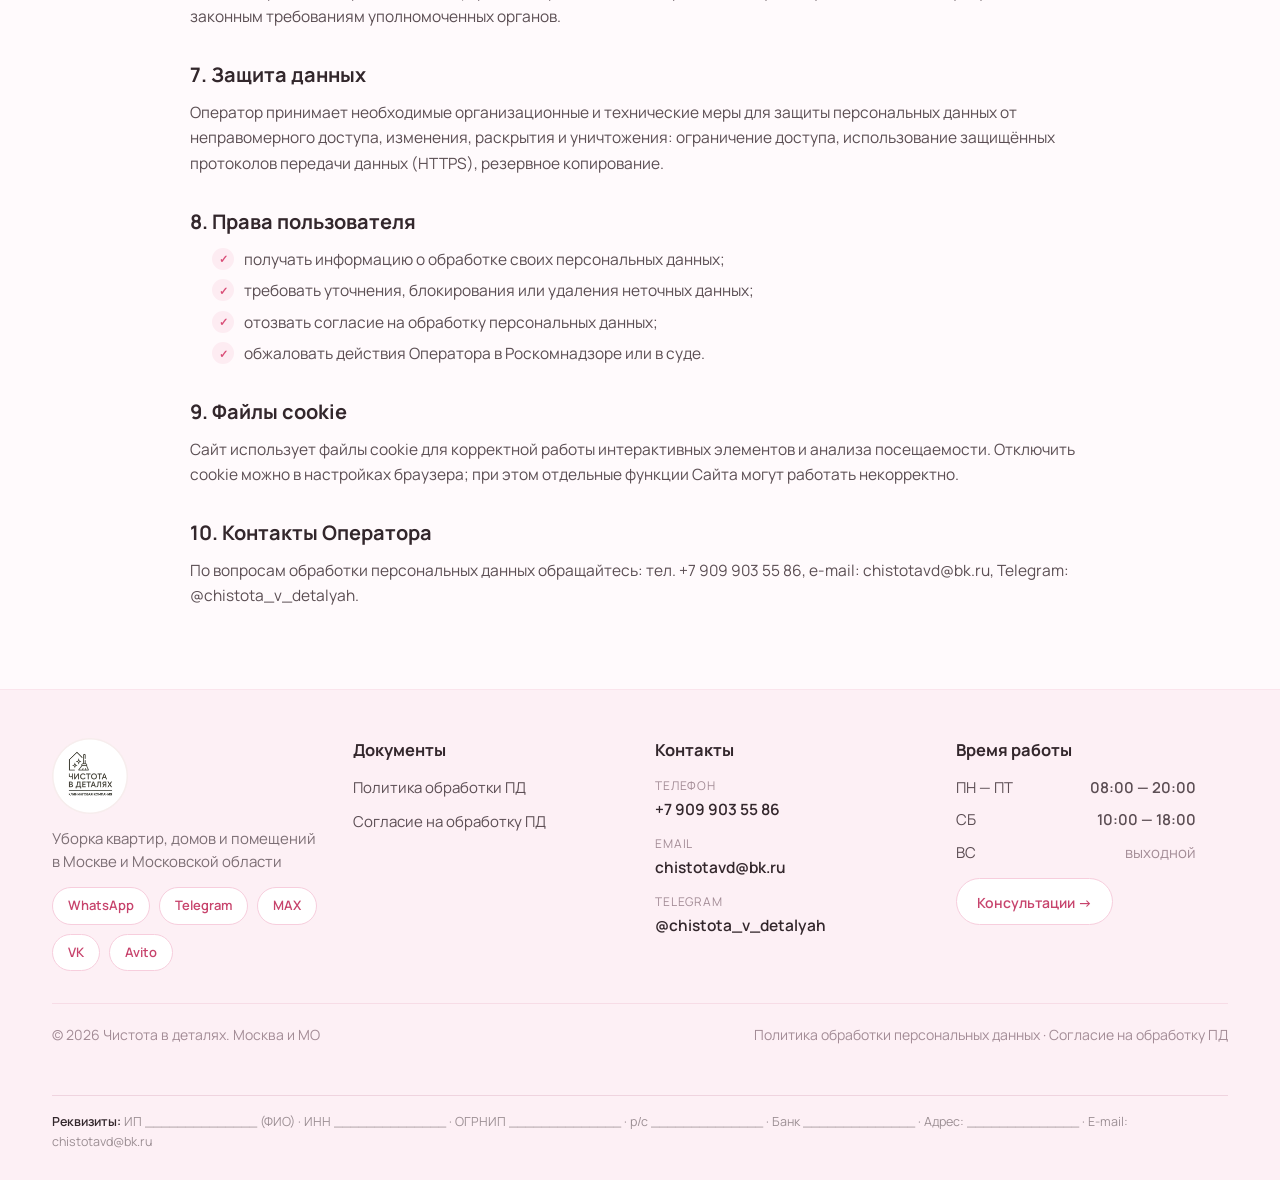
<file: politika.html>
<!DOCTYPE html>
<html lang="ru">
<head>
<meta charset="UTF-8">
<meta name="viewport" content="width=device-width, initial-scale=1">
<title>Политика обработки персональных данных — Чистота в деталях</title>
<meta name="description" content="Политика обработки персональных данных клининговой компании «Чистота в деталях».">
<meta property="og:type" content="website">
<meta property="og:title" content="Политика обработки персональных данных — Чистота в деталях">
<meta property="og:description" content="Политика обработки персональных данных клининговой компании «Чистота в деталях».">
<meta property="og:image" content="assets/ostalnye/p1_8_892.png">
<meta property="og:locale" content="ru_RU">
<link rel="preconnect" href="https://fonts.googleapis.com">
<link rel="preconnect" href="https://fonts.gstatic.com" crossorigin>
<link href="https://fonts.googleapis.com/css2?family=Manrope:wght@400;500;600;700&family=Playfair+Display:wght@600&display=swap" rel="stylesheet">
<link rel="stylesheet" href="css/style.css">
<link rel="stylesheet" href="css/mobile.css">
<link rel="stylesheet" href="css/popup.css"><link rel="stylesheet" href="css/anim.css">
<style>
  .doc-top { padding: 26px 0 0; }
  .doc-back { display: inline-flex; align-items: center; gap: 8px; font-size: 15px; font-weight: 600; color: #D94D77; text-decoration: none; }
  .doc-back:hover { text-decoration: underline; }
  .doc { max-width: 900px; margin: 0 auto 80px; }
  .doc h1 { font-family: 'Playfair Display', serif; font-size: 44px; line-height: 1.15; color: #33272C; margin: 26px 0 8px; }
  .doc .doc-date { font-size: 13.5px; color: #9C8F94; margin-bottom: 30px; }
  .doc h2 { font-family: 'Manrope', sans-serif; font-size: 20px; font-weight: 700; color: #33272C; margin: 30px 0 10px; }
  .doc p, .doc li { font-size: 15.5px; line-height: 1.65; color: #5B4E53; }
  .doc ul { padding-left: 22px; margin: 8px 0 14px; }
  .doc li { margin-bottom: 6px; }
  .doc .req-box { background: #FDF0F5; border: 1px solid #F3D9E3; border-radius: 18px; padding: 20px 24px; margin: 24px 0; }
  .doc .req-box b { color: #33272C; }
  .doc a { color: #D94D77; }
  .doc-foot { background: #FBE4EC; border-top: 1px solid #EFD4DF; padding: 26px 0; font-size: 14px; color: #7C6E74; }
  .doc-foot .container { display: flex; flex-wrap: wrap; gap: 18px; justify-content: space-between; align-items: center; }
  .doc-foot a { color: #D94D77; }
  @media (max-width: 860px) { .doc-top { padding: 18px 16px 0; } .doc { max-width: calc(100% - 32px); margin: 0 auto 48px; } .doc h1 { font-size: 30px; } .doc-foot .container { flex-direction: column; gap: 10px; text-align: center; } }
</style>
</head>
<body>
<div class="page">
  <header class="header">
    <div class="container header-in">
      <a href="index.html" class="logo"><img src="assets/ostalnye/p1_8_892.png" alt="Чистота в деталях"></a>
      <nav class="nav">
        <a href="index.html#about">О нас</a>
        <a href="index.html#services">Услуги</a>
        <a href="index.html#refs">Референсы</a>
        <a href="index.html#team">Команда</a>
        <a href="index.html#reviews">Отзывы</a>
        <a href="index.html#footer">Контакты</a>
      </nav>
      <div class="header-right">
        <a href="tel:+79099035586" class="header-phone">
          <b>+7 909 903 55 86</b>
          <span>Ежедневно с 08:00</span>
        </a>
        <a href="index.html#order" class="header-cta" aria-label="Рассчитать стоимость"><svg class="cta-icon" viewBox="0 0 24 24" fill="none" aria-hidden="true"><path d="M6.62 10.79c1.44 2.83 3.76 5.14 6.59 6.59l2.2-2.2c.27-.27.67-.36 1.02-.24 1.12.37 2.33.57 3.57.57.55 0 1 .45 1 1V20c0 .55-.45 1-1 1-9.39 0-17-7.61-17-17 0-.55.45-1 1-1h3.5c.55 0 1 .45 1 1 0 1.25.2 2.45.57 3.57.11.35.03.74-.25 1.02l-2.2 2.2z" fill="#fff"/></svg><span class="cta-text">Рассчитать</span></a>
      </div>
      <button class="burger" aria-label="Меню"><span></span><span></span><span></span></button>
    </div>
  </header>

  <div class="container doc-top">
    <a class="doc-back" href="index.html">&larr;&nbsp;На главную</a>
  </div>

  <main class="container doc">
    <h1>Политика обработки персональных данных</h1>
    <p class="doc-date">Редакция от 6 октября 2026 г.</p>

    <div class="req-box">
      <p><b>Оператор персональных данных:</b> ИП ______________ (фамилия, имя, отчество), ИНН ______________, ОГРНИП ______________, адрес: ______________.<br>
      <b>Контакты:</b> тел. +7 909 903 55 86, e-mail: chistotavd@bk.ru, Telegram: @chistota_v_detalyah.<br>
      <i>(реквизиты заполняются Оператором)</i></p>
    </div>

    <h2>1. Общие положения</h2>
    <p>Настоящая Политика определяет порядок обработки персональных данных посетителей сайта «Чистота в деталях» (далее — Сайт) и разработана в соответствии с Федеральным законом от 27.07.2006 № 152-ФЗ «О персональных данных».</p>
    <p>Используя Сайт и отправляя формы обратной связи, пользователь подтверждает, что ознакомился с настоящей Политикой и даёт согласие на обработку своих персональных данных на условиях, изложенных ниже.</p>

    <h2>2. Какие данные мы собираем</h2>
    <ul>
      <li>имя;</li>
      <li>номер телефона;</li>
      <li>адрес электронной почты (при указании);</li>
      <li>содержание сообщения (комментарий, описание объекта уборки);</li>
      <li>технические данные: IP-адрес, данные файла cookie, сведения о браузере и времени посещения Сайта.</li>
    </ul>

    <h2>3. Цели обработки</h2>
    <ul>
      <li>обработка заявок и оказание услуг клининга;</li>
      <li>связь с пользователем по указанным контактным данным;</li>
      <li>подготовка расчёта стоимости и заключение договора;</li>
      <li>улучшение работы Сайта и качества обслуживания;</li>
      <li>исполнение требований законодательства Российской Федерации.</li>
    </ul>

    <h2>4. Правовые основания</h2>
    <p>Обработка персональных данных осуществляется на основании согласия субъекта персональных данных, оформленного путём отправки формы на Сайте (статья 12 Федерального закона № 152-ФЗ), а также для заключения и исполнения договора оказания услуг.</p>

    <h2>5. Способы и сроки обработки</h2>
    <p>Персональные данные обрабатываются с использованием средств автоматизации и без них: сбор, запись, систематизация, накопление, хранение, уточнение, использование, передача (при необходимости подрядчикам), обезличивание, блокирование, удаление.</p>
    <p>Срок хранения — не дольше, чем этого требует цель обработки, либо пока субъект данных не отзовёт согласие. Отозвать согласие можно в любой момент по e-mail: chistotavd@bk.ru или по телефону: +7 909 903 55 86.</p>

    <h2>6. Передача третьим лицам</h2>
    <p>Мы не продаём и не передаём персональные данные третьим лицам для маркетинговых целей. Передача возможна только: сервисам отправки заявок (формы), подрядчикам, непосредственно участвующим в оказании услуги, а также по законным требованиям уполномоченных органов.</p>

    <h2>7. Защита данных</h2>
    <p>Оператор принимает необходимые организационные и технические меры для защиты персональных данных от неправомерного доступа, изменения, раскрытия и уничтожения: ограничение доступа, использование защищённых протоколов передачи данных (HTTPS), резервное копирование.</p>

    <h2>8. Права пользователя</h2>
    <ul>
      <li>получать информацию о обработке своих персональных данных;</li>
      <li>требовать уточнения, блокирования или удаления неточных данных;</li>
      <li>отозвать согласие на обработку персональных данных;</li>
      <li>обжаловать действия Оператора в Роскомнадзоре или в суде.</li>
    </ul>

    <h2>9. Файлы cookie</h2>
    <p>Сайт использует файлы cookie для корректной работы интерактивных элементов и анализа посещаемости. Отключить cookie можно в настройках браузера; при этом отдельные функции Сайта могут работать некорректно.</p>

    <h2>10. Контакты Оператора</h2>
    <p>По вопросам обработки персональных данных обращайтесь: тел. +7 909 903 55 86, e-mail: chistotavd@bk.ru, Telegram: @chistota_v_detalyah.</p>
  </main>

  <footer class="footer" id="footer">
    <div class="container footer-in">
      <div class="footer-cols">
        <div class="footer-col">
          <div class="footer-logo"><img src="assets/ostalnye/p1_8_892.png" alt="Чистота в деталях"></div>
          <p class="footer-desc">Уборка квартир, домов и помещений в Москве и Московской области</p>
          <div class="socials">
            <a href="#" class="soc">WhatsApp</a>
            <a href="#" class="soc">Telegram</a>
            <a href="#" class="soc">MAX</a>
            <a href="#" class="soc">VK</a>
            <a href="#" class="soc">Avito</a>
          </div>
        </div>
        <div class="footer-col">
          <h4>Документы</h4>
          <div class="footer-links">
            <a href="politika.html">Политика обработки ПД</a>
            <a href="soglasie.html">Согласие на обработку ПД</a>
          </div>
        </div>
        <div class="footer-col">
          <h4>Контакты</h4>
          <div class="contact"><span>ТЕЛЕФОН</span><b>+7 909 903 55 86</b></div>
          <div class="contact"><span>EMAIL</span><b>chistotavd@bk.ru</b></div>
          <div class="contact"><span>TELEGRAM</span><b>@chistota_v_detalyah</b></div>
        </div>
        <div class="footer-col">
          <h4>Время работы</h4>
          <div class="hours">
            <div class="hours-row"><span>ПН — ПТ</span><b>08:00 — 20:00</b></div>
            <div class="hours-row"><span>СБ</span><b>10:00 — 18:00</b></div>
            <div class="hours-row"><span>ВС</span><span class="off">выходной</span></div>
          </div>
          <a href="#" class="wa-btn">Консультации →</a>
        </div>
      </div>
      <div class="footer-bottom">
        <span>© 2026 Чистота в деталях. Москва и МО</span>
        <span class="foot-docs"><a href="politika.html">Политика обработки персональных данных</a> · <a href="soglasie.html">Согласие на обработку ПД</a></span>
      </div>
      <div class="requisites"><b>Реквизиты:</b> ИП ______________ (ФИО) · ИНН ______________ · ОГРНИП ______________ · р/с ______________ · Банк ______________ · Адрес: ______________ · E-mail: chistotavd@bk.ru</div>
    </div>
  </footer>
  <script src="js/main.js"></script>
  <script src="js/popup.js"></script><script src="js/anim.js"></script>
</body>
</html>
</file>
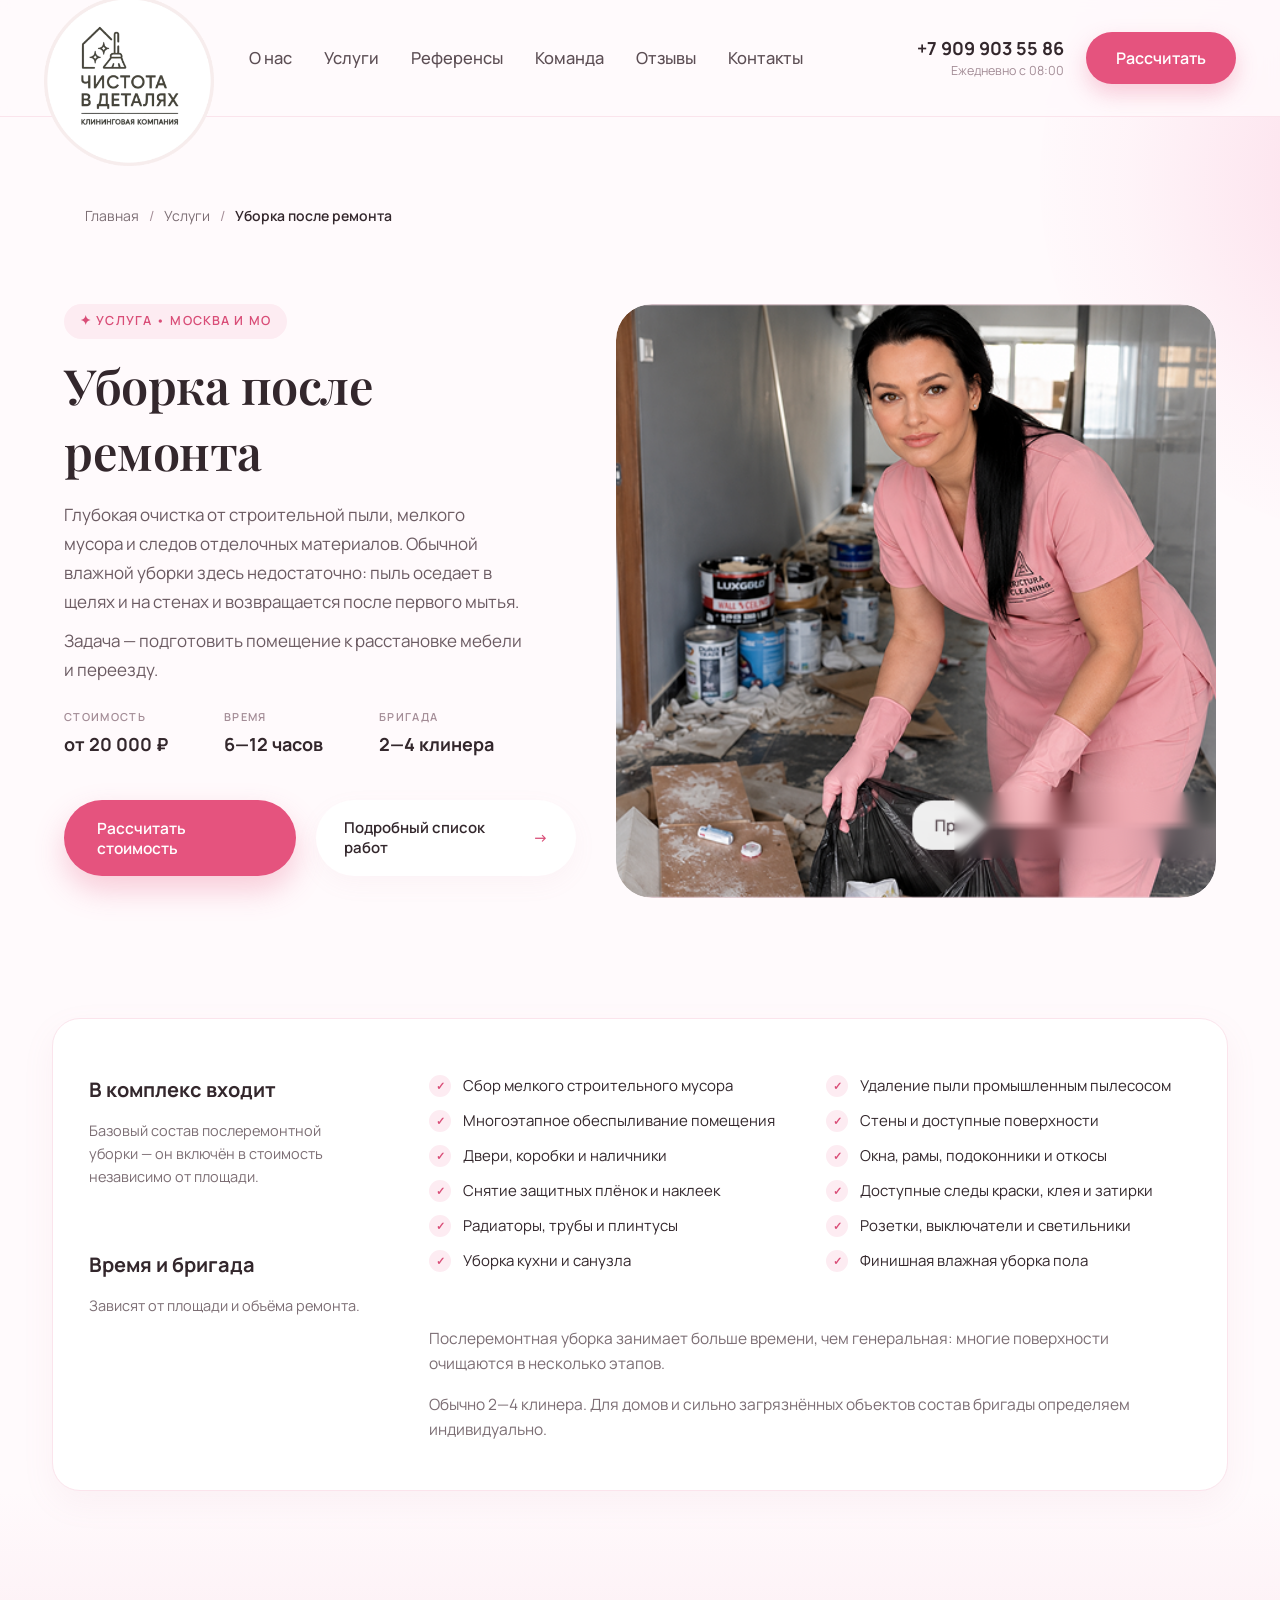
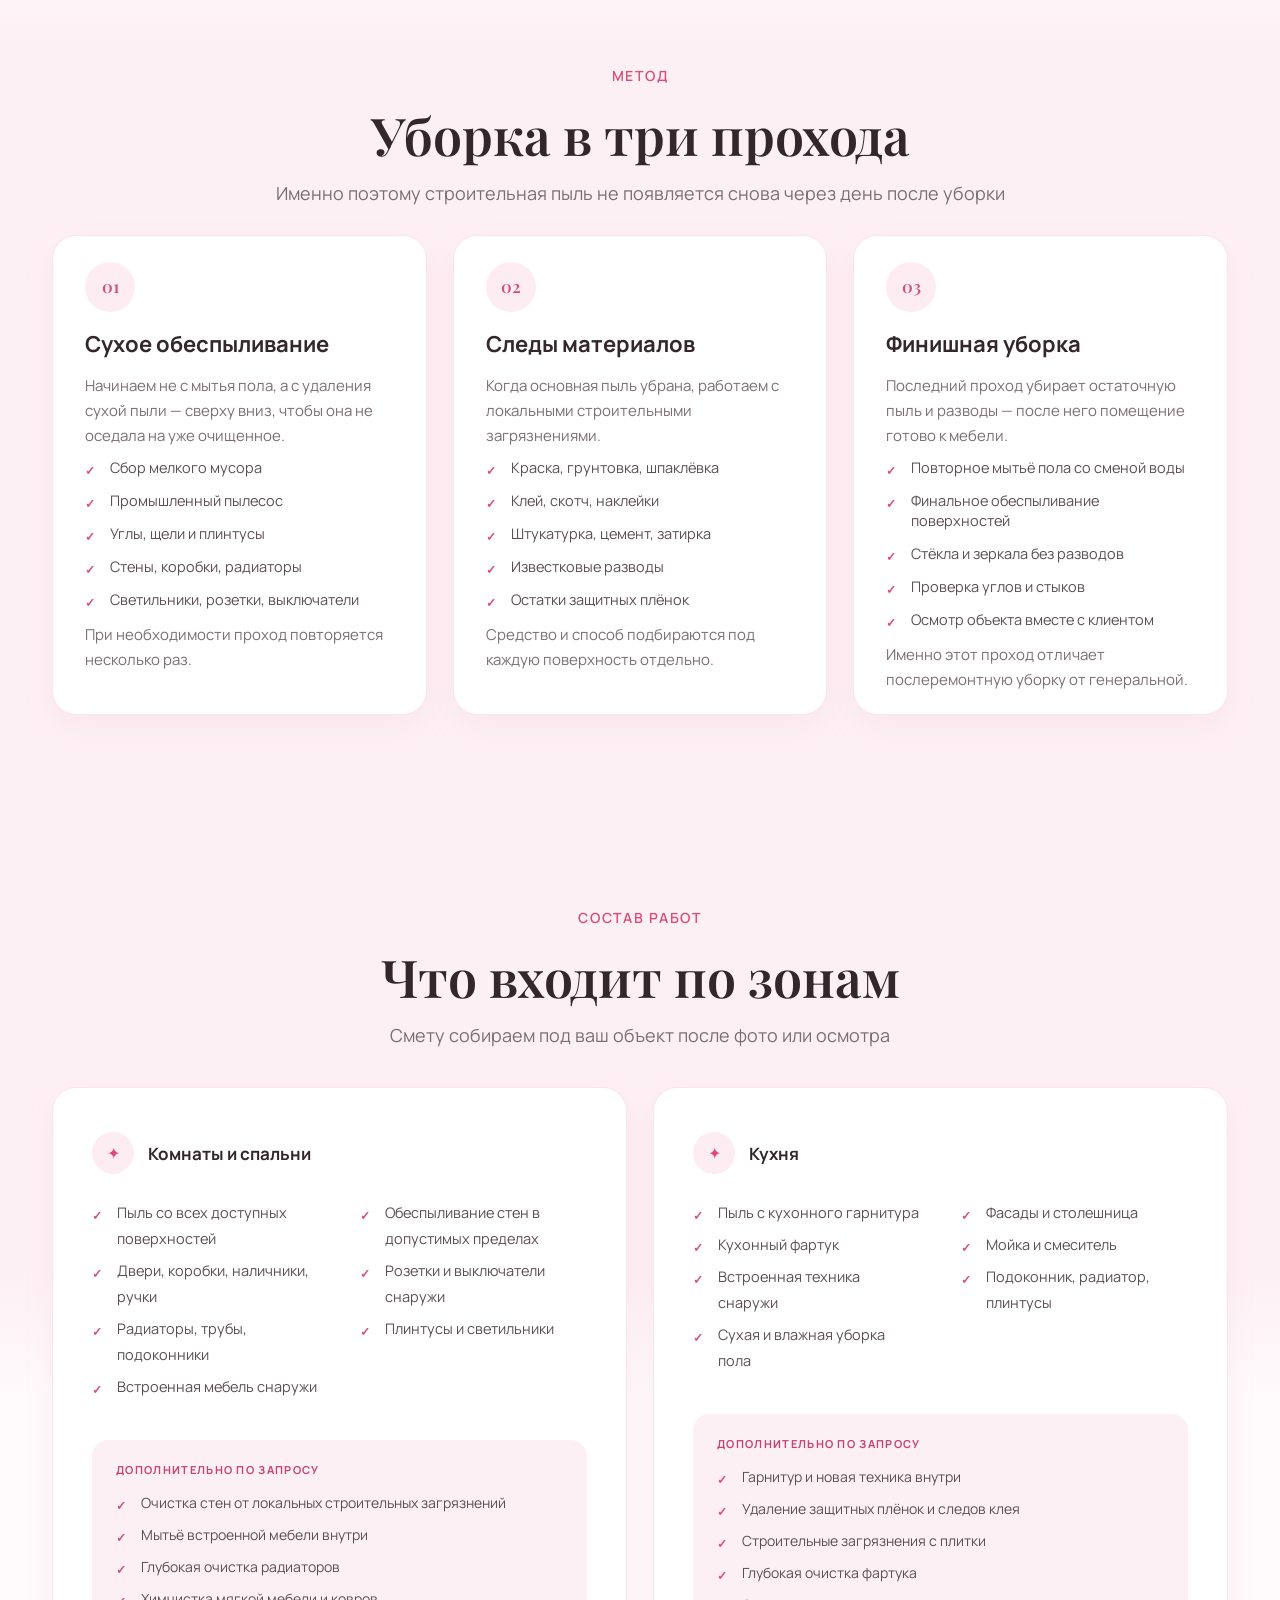
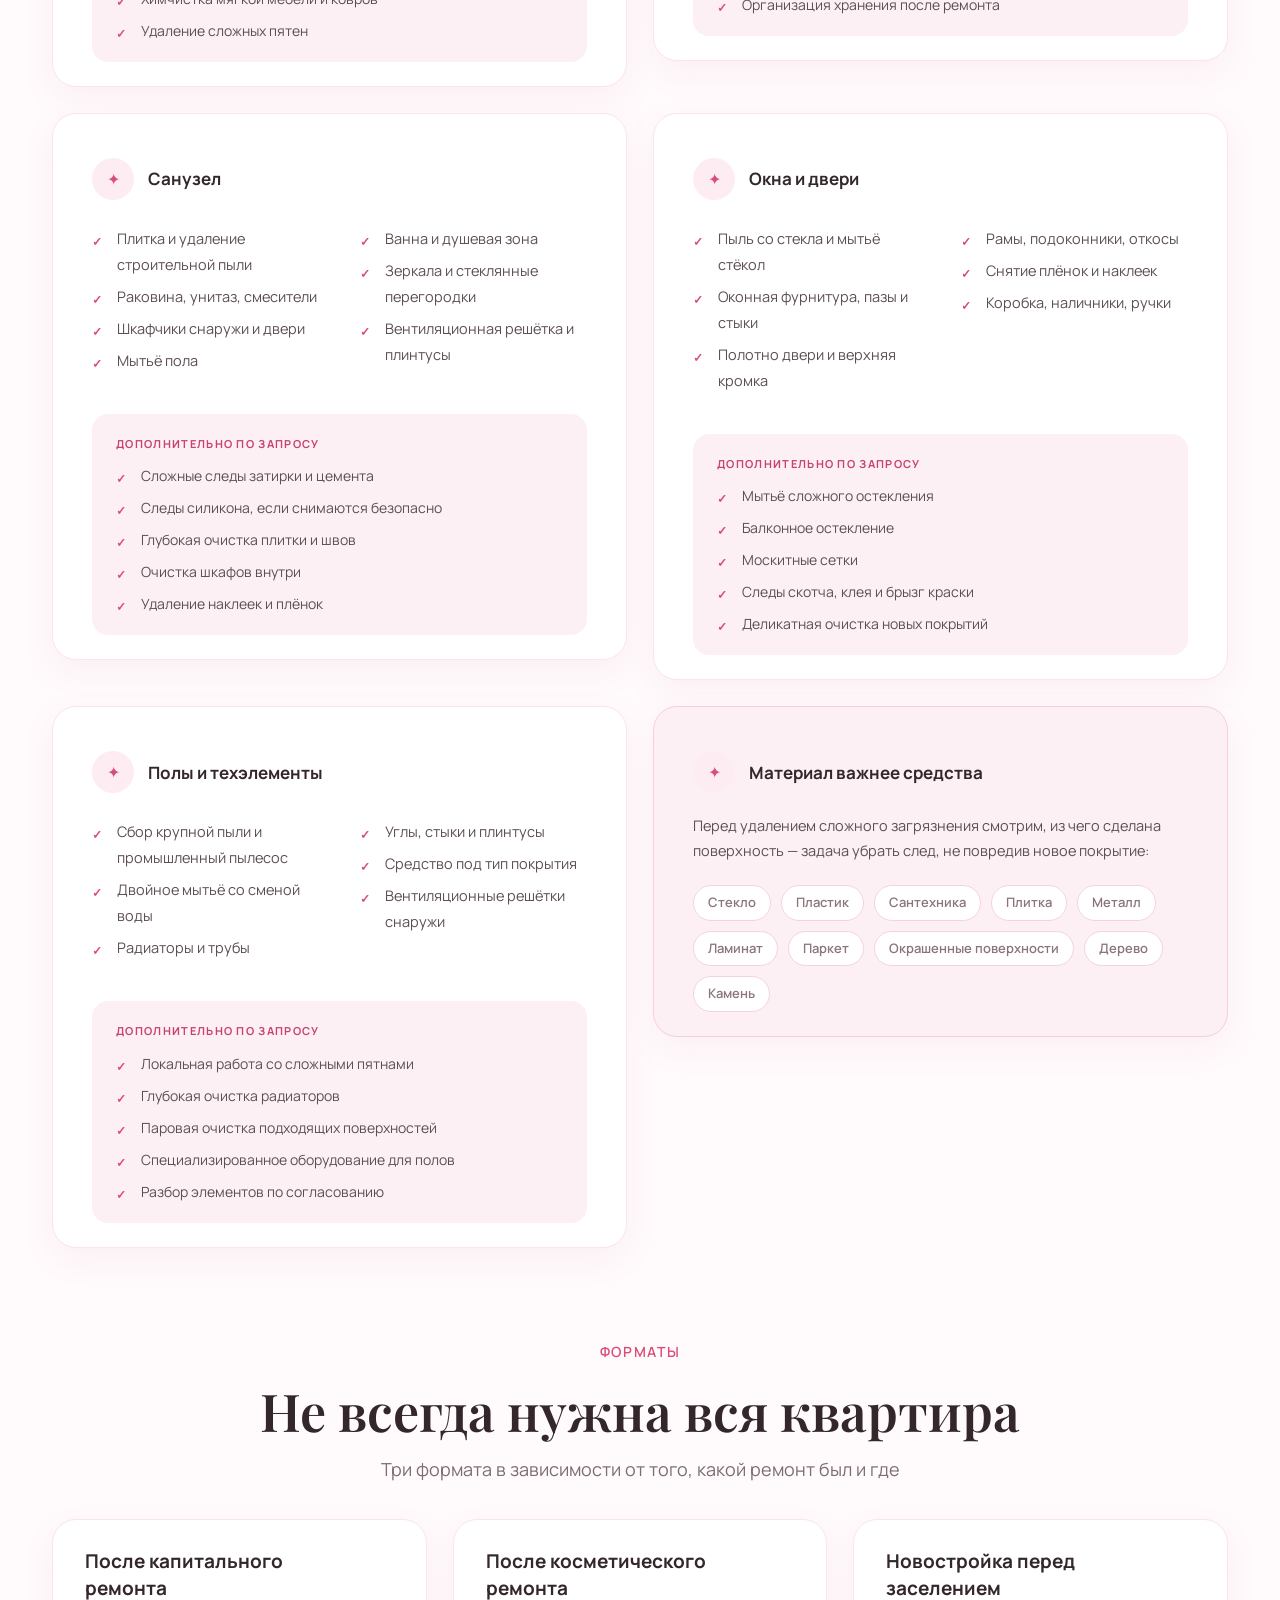
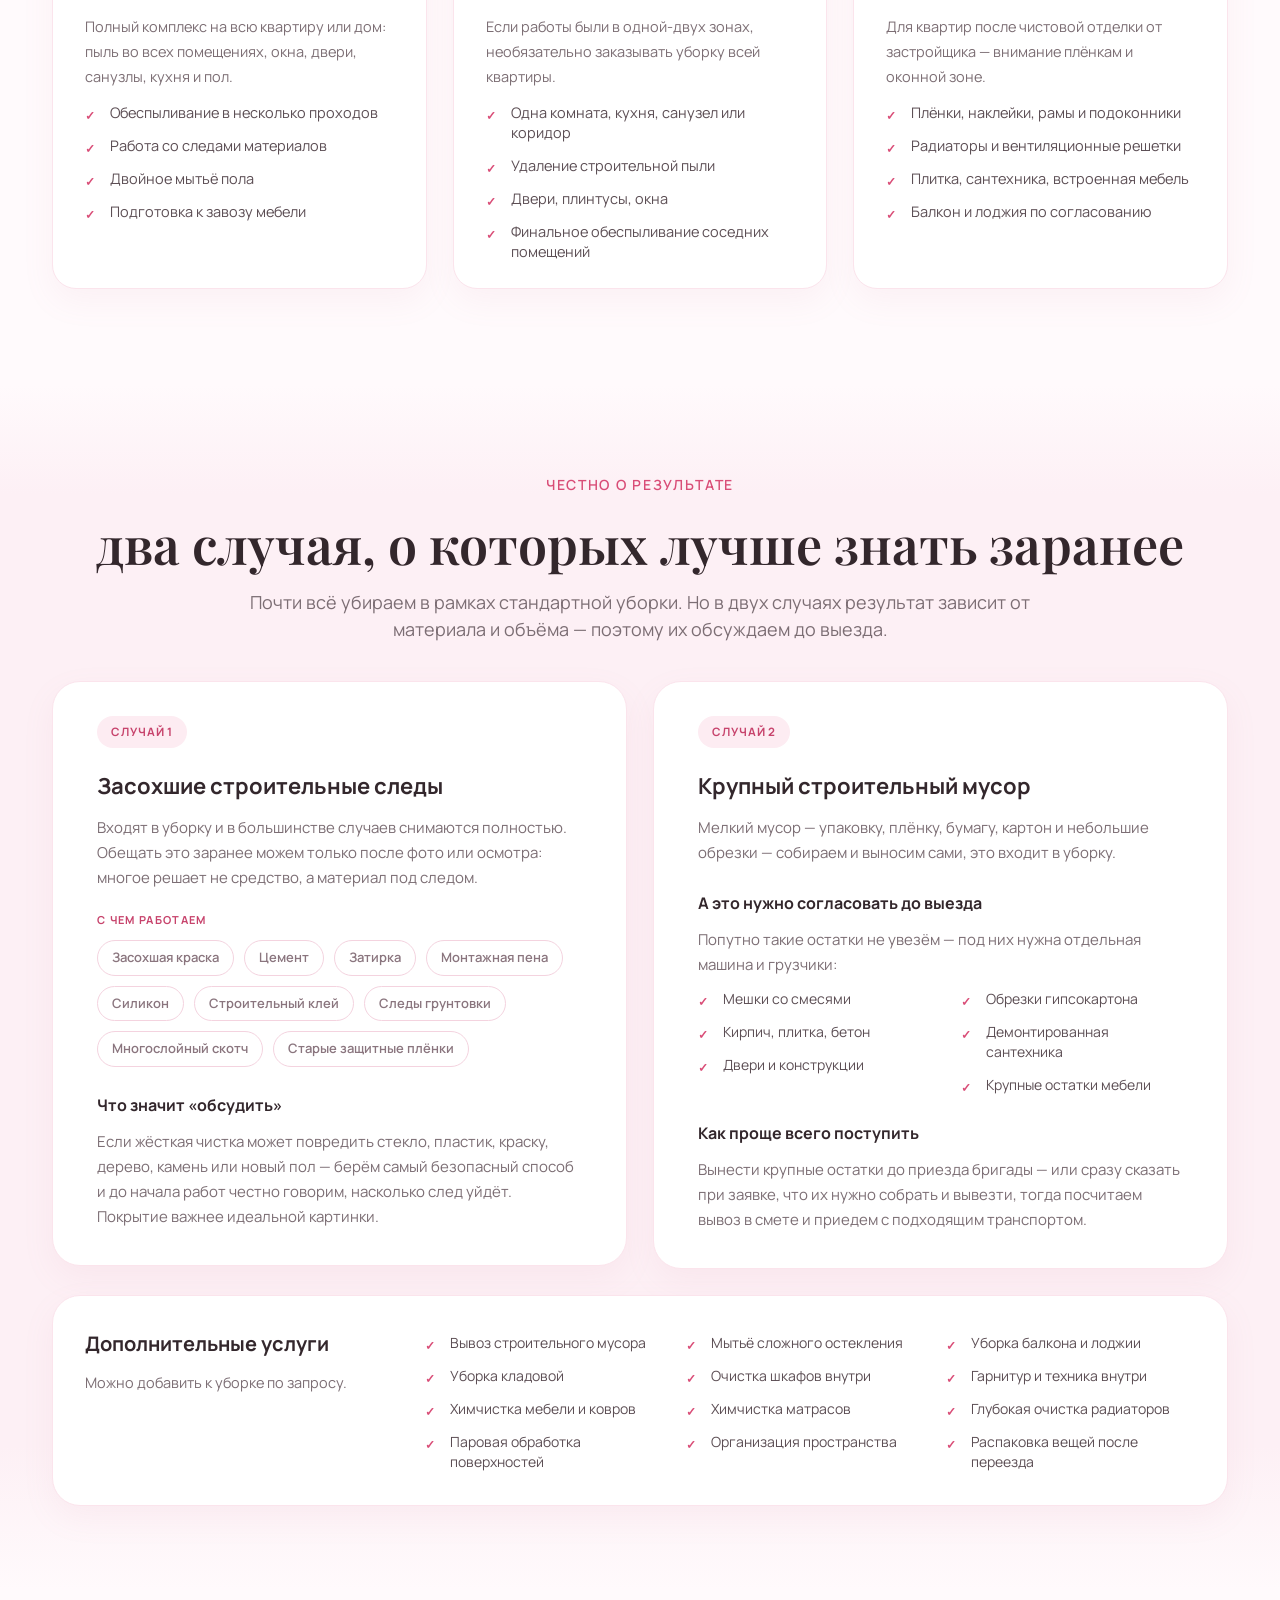
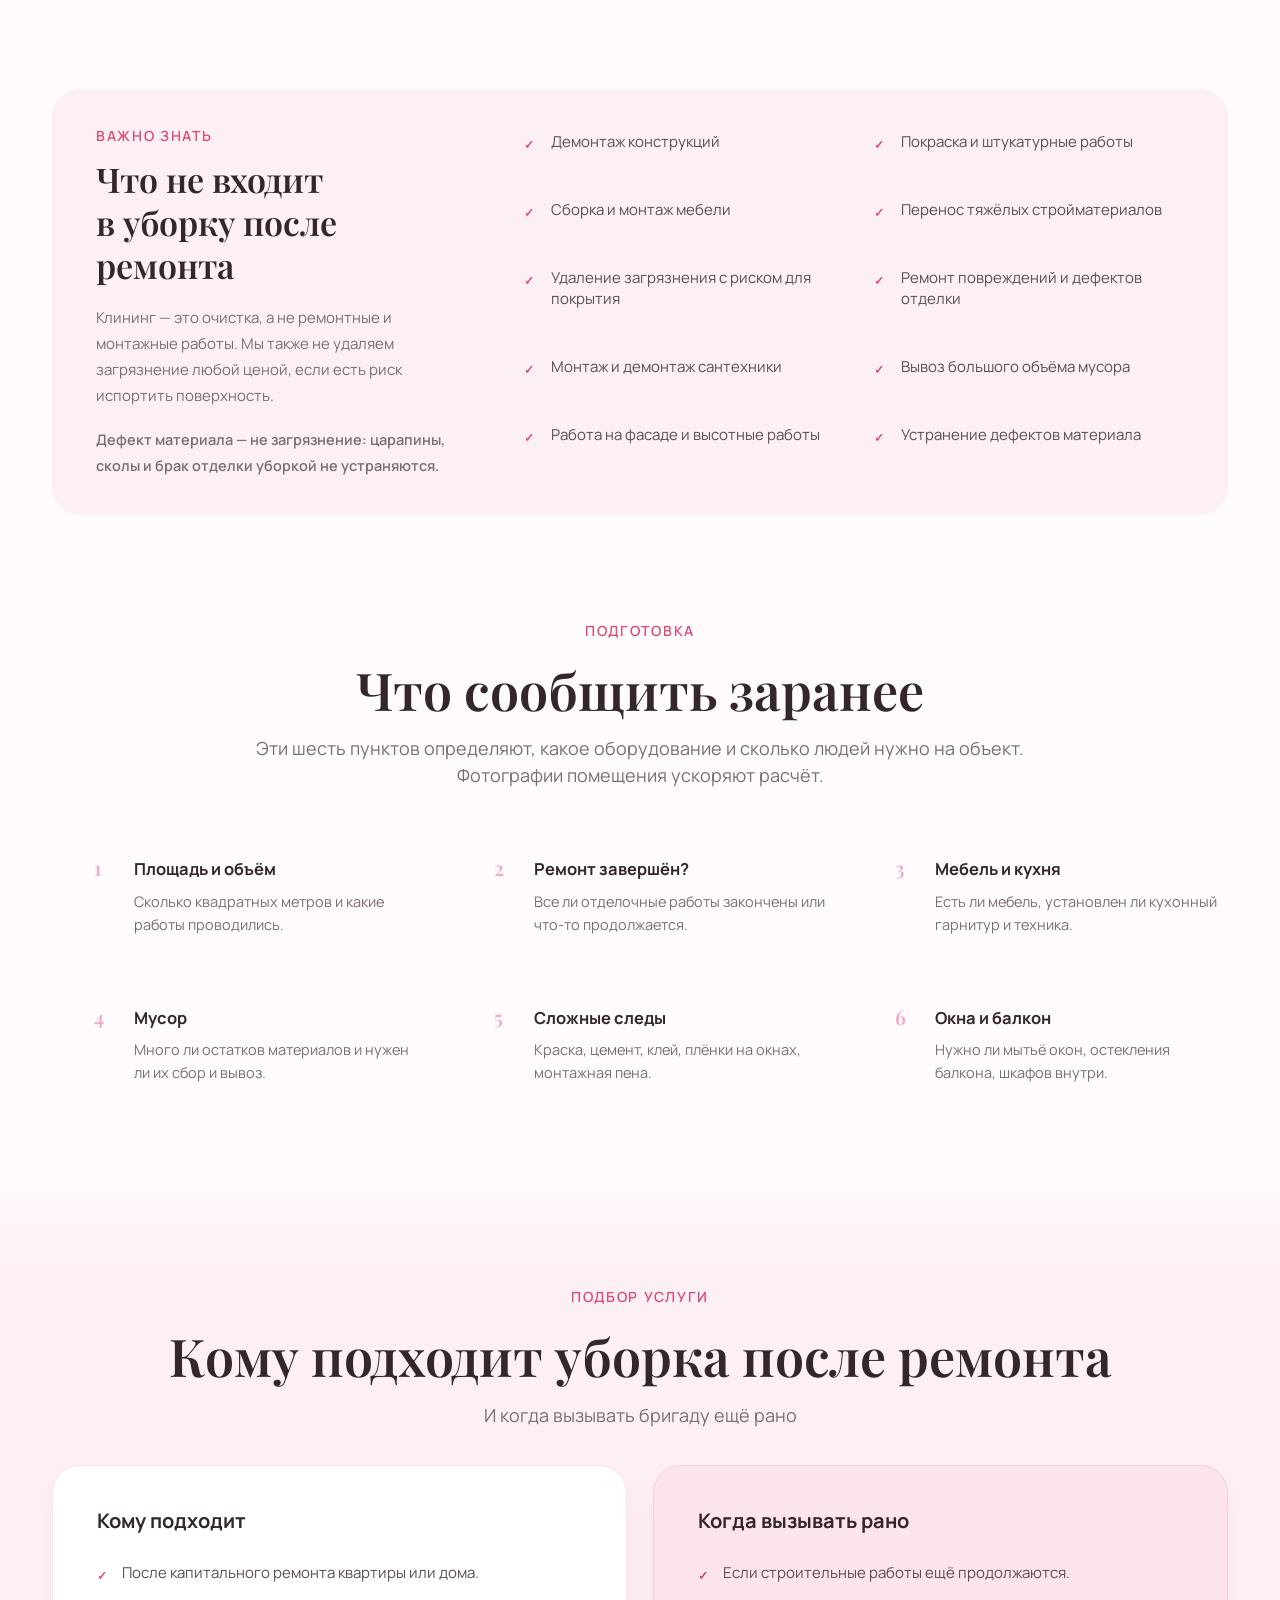
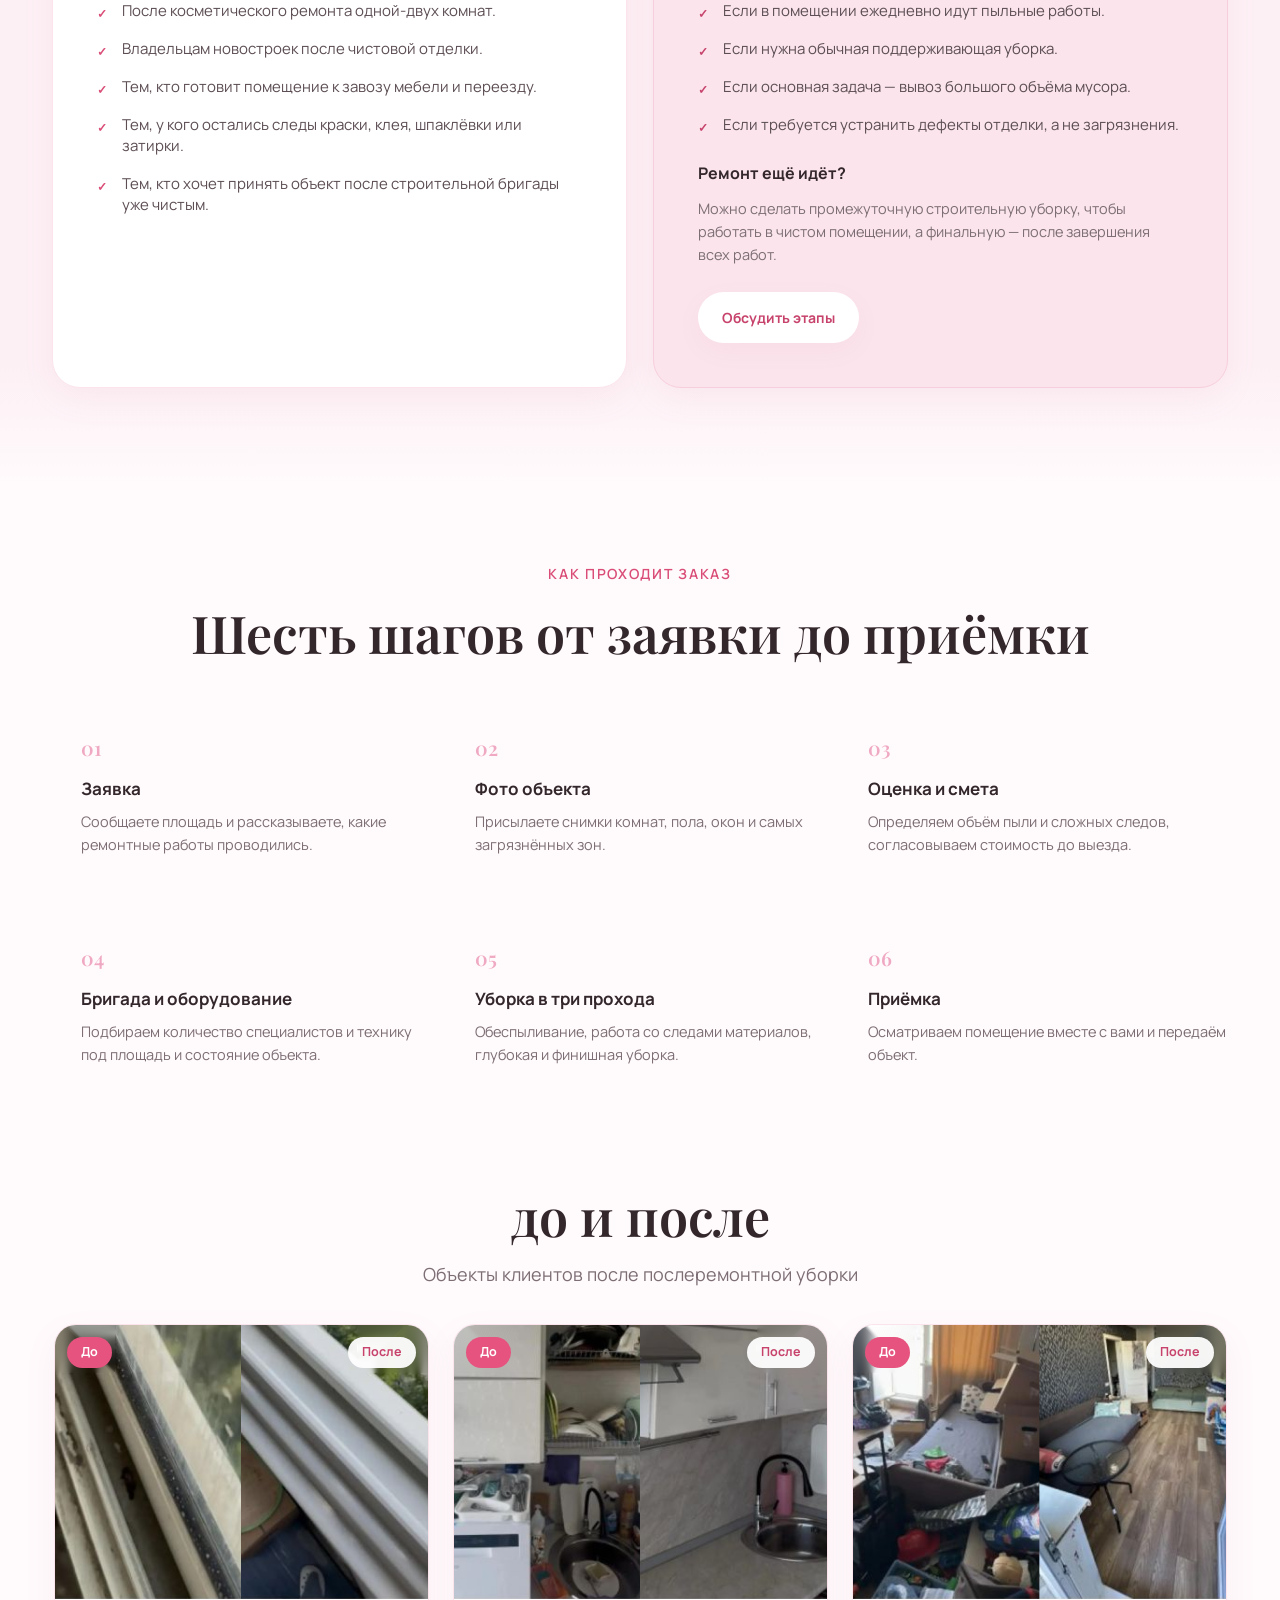
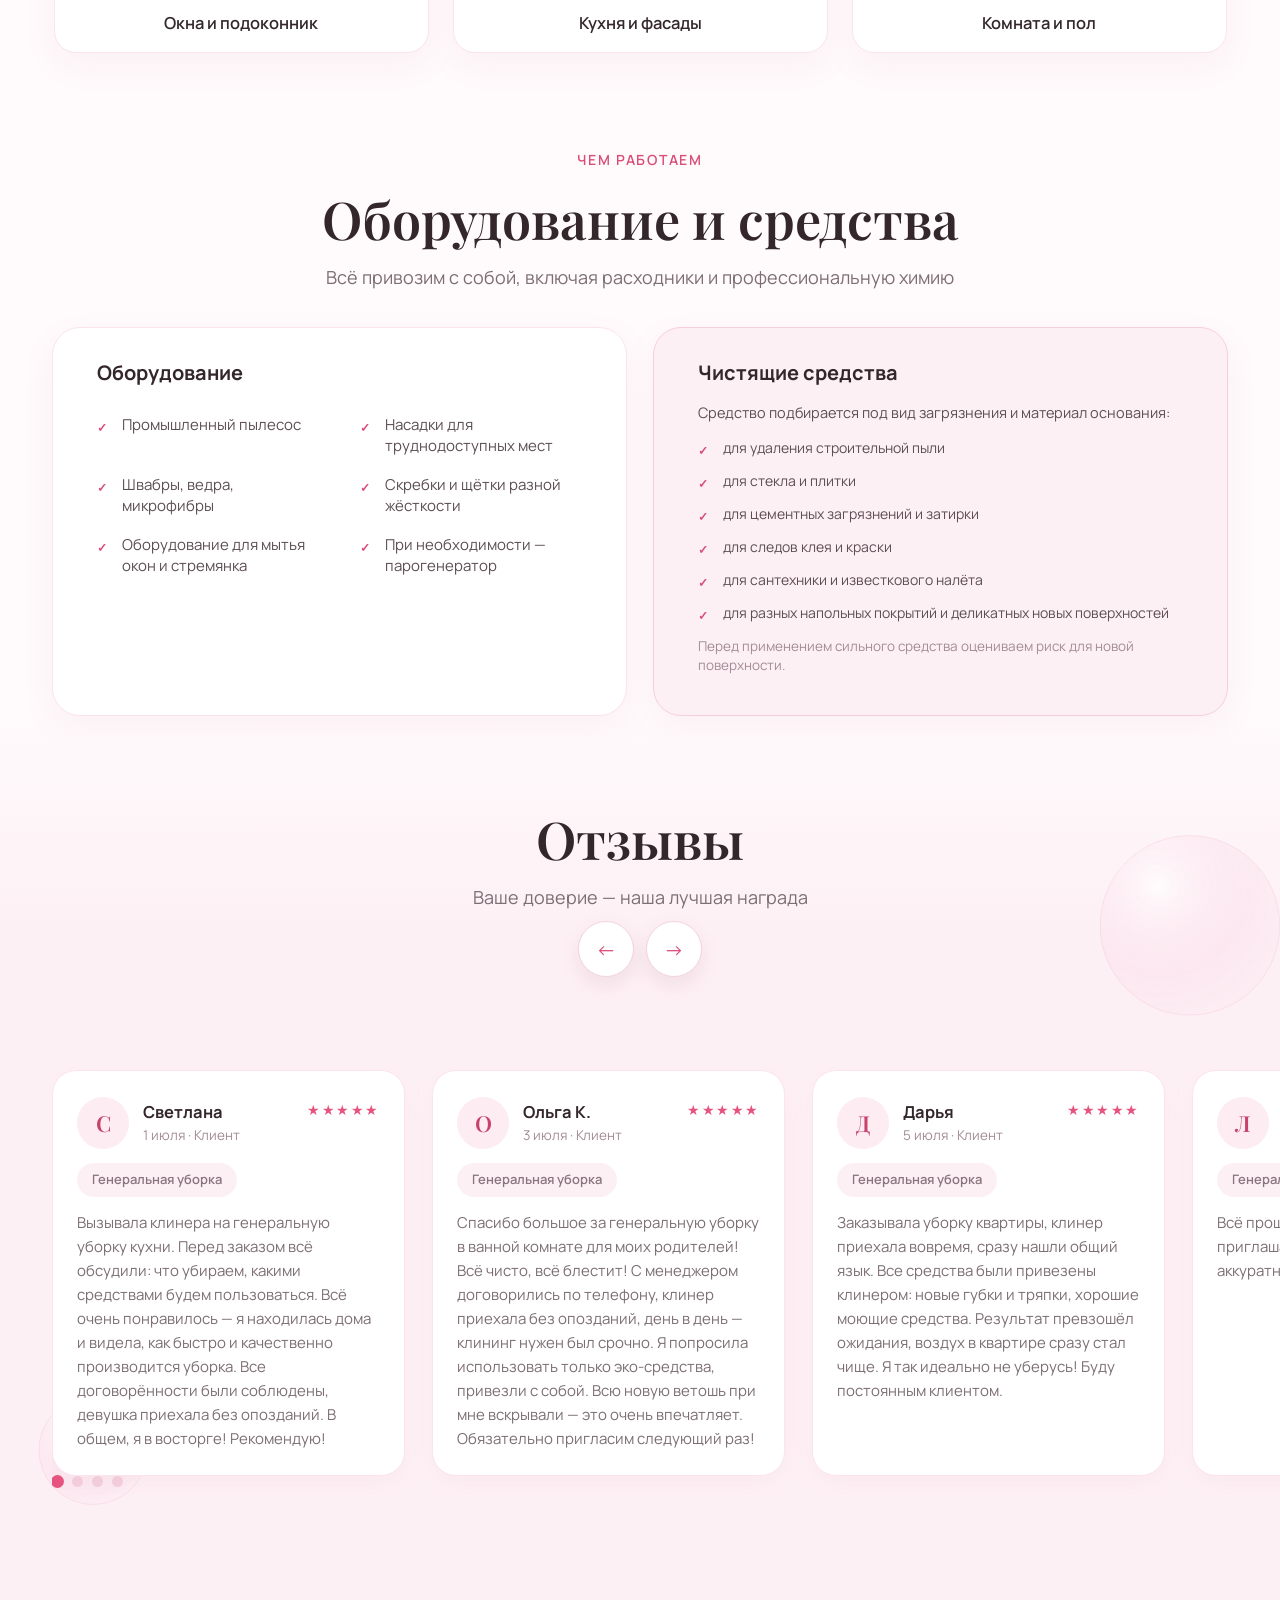
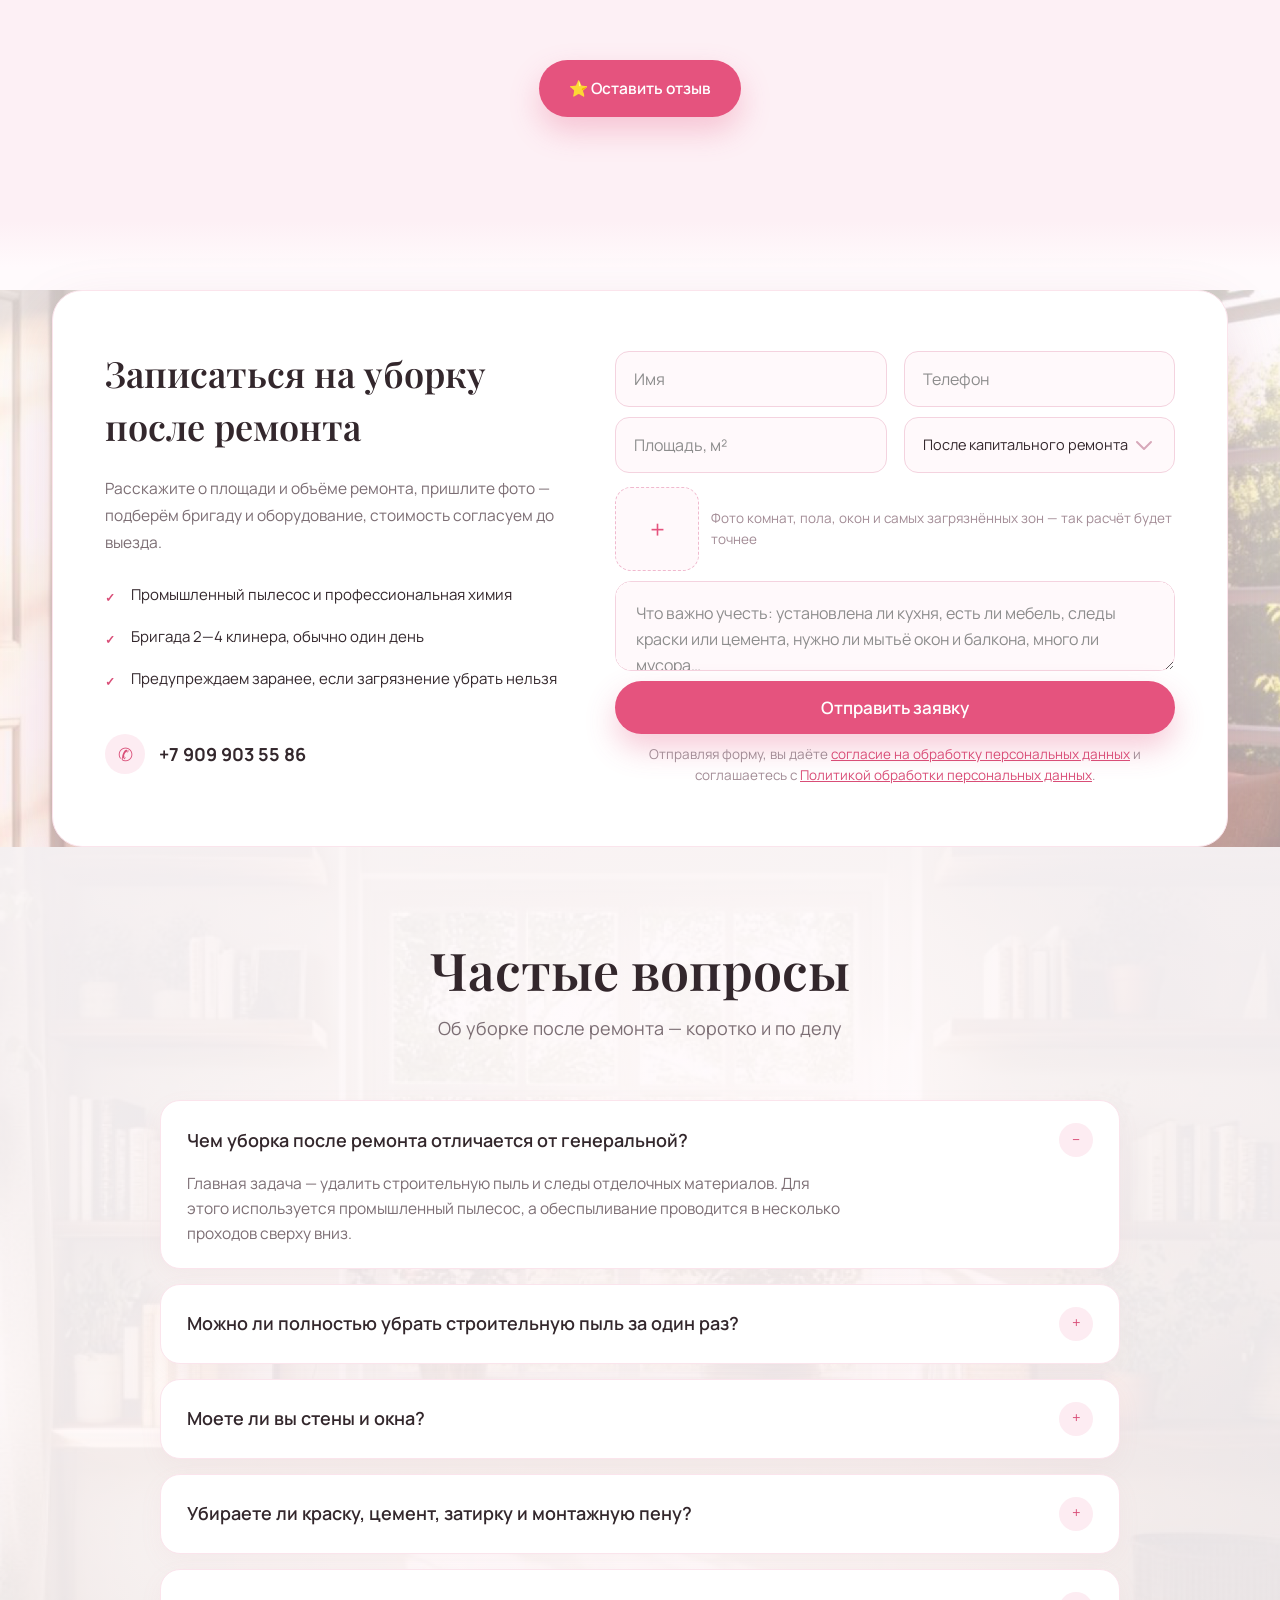
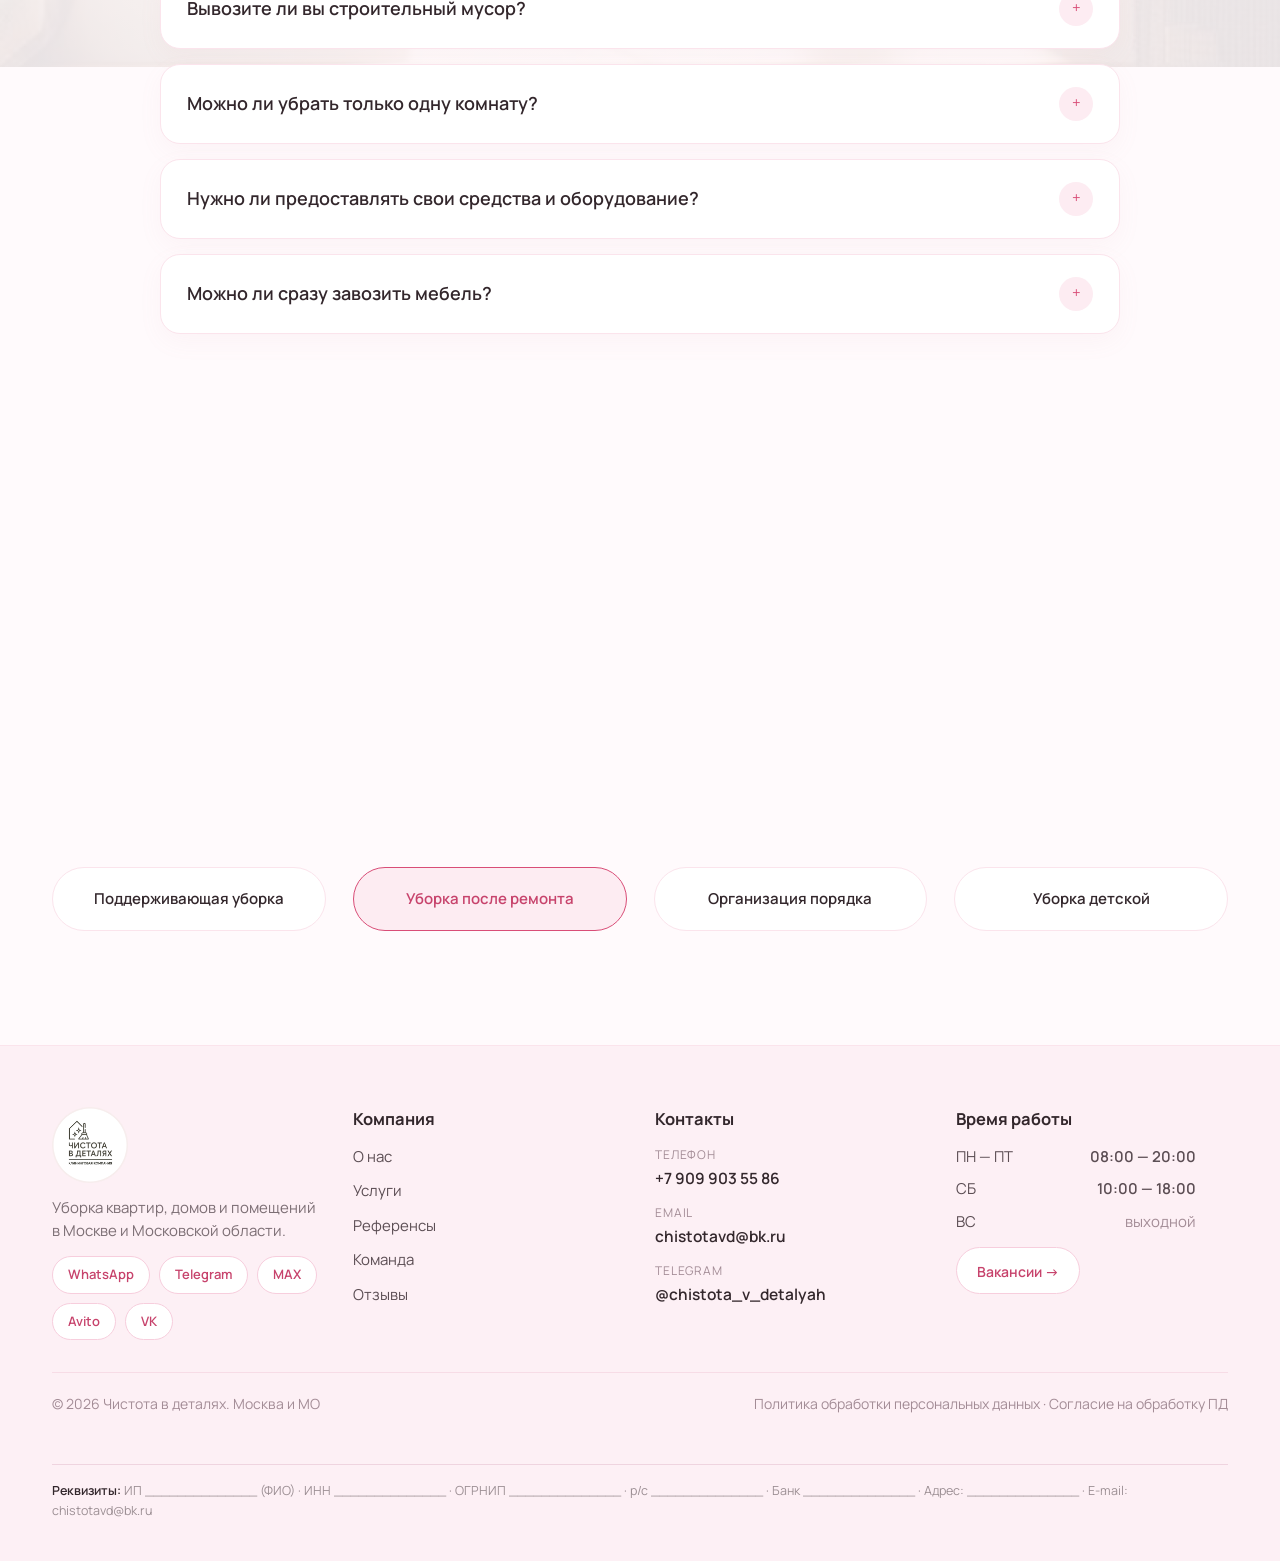
<file: posle-remonta.html>
<!DOCTYPE html>
<html lang="ru">
<head>
<meta charset="UTF-8">
<meta name="viewport" content="width=device-width, initial-scale=1.0">
<title>Уборка после ремонта — Клининговая компания «Чистота»</title>
<meta name="description" content="Уборка после ремонта в Москве и МО: строительная пыль, следы материалов, окна и фасады. Бригада и оборудование под объём работ.">
<meta property="og:type" content="website">
<meta property="og:title" content="Уборка после ремонта — Чистота в деталях">
<meta property="og:description" content="Уборка после ремонта в Москве и МО: строительная пыль, следы материалов, окна и фасады. Бригада и оборудование под объём работ.">
<meta property="og:image" content="assets/ostalnye/p03_hero.png">
<meta property="og:locale" content="ru_RU">
<link rel="preconnect" href="https://fonts.googleapis.com">
<link rel="preconnect" href="https://fonts.gstatic.com" crossorigin>
<link href="https://fonts.googleapis.com/css2?family=Manrope:wght@400;500;600;700&family=Playfair+Display:wght@600&display=swap" rel="stylesheet">
<link rel="stylesheet" href="css/style.css">
<link rel="stylesheet" href="css/pages/p03.css">
<link rel="stylesheet" href="css/mobile.css">
<link rel="stylesheet" href="css/popup.css"><link rel="stylesheet" href="css/anim.css">
</head>
<body>
<div class="page">
  <div class="blob blob1"></div>
  <div class="blob blob2"></div>
  <div class="blob blob3"></div>

  <header class="header">
    <div class="container header-in">
      <a href="index.html" class="logo"><img src="assets/ostalnye/p1_8_892.png" alt="Чистота в деталях"></a>
      <nav class="nav">
        <a href="index.html#about">О нас</a>
        <a href="index.html#services">Услуги</a>
        <a href="#refs">Референсы</a>
        <a href="index.html#team">Команда</a>
        <a href="#reviews">Отзывы</a>
        <a href="#footer">Контакты</a>
      </nav>
      <div class="header-right">
        <a href="tel:+79099035586" class="header-phone">
          <b>+7 909 903 55 86</b>
          <span>Ежедневно с 08:00</span>
        </a>
        <a href="#order" class="header-cta" aria-label="Рассчитать стоимость"><svg class="cta-icon" viewBox="0 0 24 24" fill="none" aria-hidden="true"><path d="M6.62 10.79c1.44 2.83 3.76 5.14 6.59 6.59l2.2-2.2c.27-.27.67-.36 1.02-.24 1.12.37 2.33.57 3.57.57.55 0 1 .45 1 1V20c0 .55-.45 1-1 1-9.39 0-17-7.61-17-17 0-.55.45-1 1-1h3.5c.55 0 1 .45 1 1 0 1.25.2 2.45.57 3.57.11.35.03.74-.25 1.02l-2.2 2.2z" fill="#fff"/></svg><span class="cta-text">Рассчитать</span></a>
      </div>
      <button class="burger" aria-label="Меню"><span></span><span></span><span></span></button>
    </div>
  </header>

  <main>
    <nav class="crumbs">
      <div class="container"><div class="crumbs-in">
        <a href="index.html">Главная</a><span>/</span><a href="index.html#services">Услуги</a><span>/</span><b>Уборка после ремонта</b>
      </div></div>
    </nav>

    <section class="s03-hero">
      <div class="container s03-hero-in">
        <div class="s03-hero-left">
          <span class="s03-badge">✦ УСЛУГА • МОСКВА И МО</span>
          <h1>Уборка после<br>ремонта</h1>
          <p class="s03-lead">Глубокая очистка от строительной пыли, мелкого мусора и следов отделочных материалов. Обычной влажной уборки здесь недостаточно: пыль оседает в щелях и на стенах и возвращается после первого мытья.<b>Задача — подготовить помещение к расстановке мебели и переезду.</b></p>
          <div class="s03-stats">
            <div class="s03-stat"><span>Стоимость</span><b>от 20 000 ₽</b></div>
            <div class="s03-stat"><span>Время</span><b>6—12 часов</b></div>
            <div class="s03-stat"><span>Бригада</span><b>2—4 клинера</b></div>
          </div>
          <div class="s03-cta">
            <a href="#order" class="btn btn-pink">Рассчитать стоимость</a>
            <a href="#s03-kompleks" class="s03-btn-ghost">Подробный список работ <em>→</em></a>
          </div>
        </div>
        <div class="s03-hero-right">
          <div class="s03-hero-photo"><img loading="lazy" decoding="async" src="assets/ostalnye/p03_hero.png" alt="Уборка квартиры после ремонта"></div>
        </div>
      </div>
    </section>

    <section class="s03-kompleks" id="s03-kompleks">
      <div class="container"><div class="komp-card">
        <div class="komp-left">
          <h2>В комплекс входит</h2>
          <p>Базовый состав послеремонтной уборки — он включён в стоимость независимо от площади.</p>
          <h3>Время и бригада</h3>
          <p>Зависят от площади и объёма ремонта.</p>
        </div>
        <div class="komp-right">
          <div class="komp-lists">
            <ul class="komp-list">
              <li><i>✓</i>Сбор мелкого строительного мусора</li>
              <li><i>✓</i>Многоэтапное обеспыливание помещения</li>
              <li><i>✓</i>Двери, коробки и наличники</li>
              <li><i>✓</i>Снятие защитных плёнок и наклеек</li>
              <li><i>✓</i>Радиаторы, трубы и плинтусы</li>
              <li><i>✓</i>Уборка кухни и санузла</li>
            </ul>
            <ul class="komp-list">
              <li><i>✓</i>Удаление пыли промышленным пылесосом</li>
              <li><i>✓</i>Стены и доступные поверхности</li>
              <li><i>✓</i>Окна, рамы, подоконники и откосы</li>
              <li><i>✓</i>Доступные следы краски, клея и затирки</li>
              <li><i>✓</i>Розетки, выключатели и светильники</li>
              <li><i>✓</i>Финишная влажная уборка пола</li>
            </ul>
          </div>
          <div class="komp-paras">
            <p>Послеремонтная уборка занимает больше времени, чем генеральная: многие поверхности очищаются в несколько этапов.</p>
            <p>Обычно 2—4 клинера. Для домов и сильно загрязнённых объектов состав бригады определяем индивидуально.</p>
          </div>
        </div>
      </div></div>
    </section>

    <section class="s03-method">
      <div class="container">
        <div class="sec-head">
          <span class="kicker">Метод</span>
          <h2 class="sec-title">Уборка в три прохода</h2>
          <p class="sec-sub">Именно поэтому строительная пыль не появляется снова через день после уборки</p>
        </div>
        <div class="p-in method-grid">
          <article class="m-card">
            <span class="m-num">01</span>
            <h3>Сухое обеспыливание</h3>
            <p>Начинаем не с мытья пола, а с удаления сухой пыли — сверху вниз, чтобы она не оседала на уже очищенное.</p>
            <ul class="ck-list">
              <li>Сбор мелкого мусора</li>
              <li>Промышленный пылесос</li>
              <li>Углы, щели и плинтусы</li>
              <li>Стены, коробки, радиаторы</li>
              <li>Светильники, розетки, выключатели</li>
            </ul>
            <p class="m-note">При необходимости проход повторяется несколько раз.</p>
          </article>
          <article class="m-card">
            <span class="m-num">02</span>
            <h3>Следы материалов</h3>
            <p>Когда основная пыль убрана, работаем с локальными строительными загрязнениями.</p>
            <ul class="ck-list">
              <li>Краска, грунтовка, шпаклёвка</li>
              <li>Клей, скотч, наклейки</li>
              <li>Штукатурка, цемент, затирка</li>
              <li>Известковые разводы</li>
              <li>Остатки защитных плёнок</li>
            </ul>
            <p class="m-note">Средство и способ подбираются под каждую поверхность отдельно.</p>
          </article>
          <article class="m-card">
            <span class="m-num">03</span>
            <h3>Финишная уборка</h3>
            <p>Последний проход убирает остаточную пыль и разводы — после него помещение готово к мебели.</p>
            <ul class="ck-list">
              <li>Повторное мытьё пола со сменой воды</li>
              <li>Финальное обеспыливание поверхностей</li>
              <li>Стёкла и зеркала без разводов</li>
              <li>Проверка углов и стыков</li>
              <li>Осмотр объекта вместе с клиентом</li>
            </ul>
            <p class="m-note">Именно этот проход отличает послеремонтную уборку от генеральной.</p>
          </article>
        </div>
      </div>
    </section>

    <section class="s03-zones">
      <div class="container">
        <div class="sec-head">
          <span class="kicker">Состав работ</span>
          <h2 class="sec-title">Что входит по зонам</h2>
          <p class="sec-sub">Смету собираем под ваш объект после фото или осмотра</p>
        </div>
        <div class="p-in zones-grid">
          <article class="z-card">
            <div class="z-head"><span class="z-ic">✦</span><h3>Комнаты и спальни</h3></div>
            <div class="z-cols">
              <ul class="ck-list">
                <li>Пыль со всех доступных поверхностей</li>
                <li>Двери, коробки, наличники, ручки</li>
                <li>Радиаторы, трубы, подоконники</li>
                <li>Встроенная мебель снаружи</li>
              </ul>
              <ul class="ck-list">
                <li>Обеспыливание стен в допустимых пределах</li>
                <li>Розетки и выключатели снаружи</li>
                <li>Плинтусы и светильники</li>
              </ul>
            </div>
            <div class="z-dop">
              <span class="z-dop-label">Дополнительно по запросу</span>
              <ul class="ck-list">
                <li>Очистка стен от локальных строительных загрязнений</li>
                <li>Мытьё встроенной мебели внутри</li>
                <li>Глубокая очистка радиаторов</li>
                <li>Химчистка мягкой мебели и ковров</li>
                <li>Удаление сложных пятен</li>
              </ul>
            </div>
          </article>
          <article class="z-card">
            <div class="z-head"><span class="z-ic">✦</span><h3>Кухня</h3></div>
            <div class="z-cols">
              <ul class="ck-list">
                <li>Пыль с кухонного гарнитура</li>
                <li>Кухонный фартук</li>
                <li>Встроенная техника снаружи</li>
                <li>Сухая и влажная уборка пола</li>
              </ul>
              <ul class="ck-list">
                <li>Фасады и столешница</li>
                <li>Мойка и смеситель</li>
                <li>Подоконник, радиатор, плинтусы</li>
              </ul>
            </div>
            <div class="z-dop">
              <span class="z-dop-label">Дополнительно по запросу</span>
              <ul class="ck-list">
                <li>Гарнитур и новая техника внутри</li>
                <li>Удаление защитных плёнок и следов клея</li>
                <li>Строительные загрязнения с плитки</li>
                <li>Глубокая очистка фартука</li>
                <li>Организация хранения после ремонта</li>
              </ul>
            </div>
          </article>
          <article class="z-card">
            <div class="z-head"><span class="z-ic">✦</span><h3>Санузел</h3></div>
            <div class="z-cols">
              <ul class="ck-list">
                <li>Плитка и удаление строительной пыли</li>
                <li>Раковина, унитаз, смесители</li>
                <li>Шкафчики снаружи и двери</li>
                <li>Мытьё пола</li>
              </ul>
              <ul class="ck-list">
                <li>Ванна и душевая зона</li>
                <li>Зеркала и стеклянные перегородки</li>
                <li>Вентиляционная решётка и плинтусы</li>
              </ul>
            </div>
            <div class="z-dop">
              <span class="z-dop-label">Дополнительно по запросу</span>
              <ul class="ck-list">
                <li>Сложные следы затирки и цемента</li>
                <li>Следы силикона, если снимаются безопасно</li>
                <li>Глубокая очистка плитки и швов</li>
                <li>Очистка шкафов внутри</li>
                <li>Удаление наклеек и плёнок</li>
              </ul>
            </div>
          </article>
          <article class="z-card">
            <div class="z-head"><span class="z-ic">✦</span><h3>Окна и двери</h3></div>
            <div class="z-cols">
              <ul class="ck-list">
                <li>Пыль со стекла и мытьё стёкол</li>
                <li>Оконная фурнитура, пазы и стыки</li>
                <li>Полотно двери и верхняя кромка</li>
              </ul>
              <ul class="ck-list">
                <li>Рамы, подоконники, откосы</li>
                <li>Снятие плёнок и наклеек</li>
                <li>Коробка, наличники, ручки</li>
              </ul>
            </div>
            <div class="z-dop">
              <span class="z-dop-label">Дополнительно по запросу</span>
              <ul class="ck-list">
                <li>Мытьё сложного остекления</li>
                <li>Балконное остекление</li>
                <li>Москитные сетки</li>
                <li>Следы скотча, клея и брызг краски</li>
                <li>Деликатная очистка новых покрытий</li>
              </ul>
            </div>
          </article>
          <article class="z-card">
            <div class="z-head"><span class="z-ic">✦</span><h3>Полы и техэлементы</h3></div>
            <div class="z-cols">
              <ul class="ck-list">
                <li>Сбор крупной пыли и промышленный пылесос</li>
                <li>Двойное мытьё со сменой воды</li>
                <li>Радиаторы и трубы</li>
              </ul>
              <ul class="ck-list">
                <li>Углы, стыки и плинтусы</li>
                <li>Средство под тип покрытия</li>
                <li>Вентиляционные решётки снаружи</li>
              </ul>
            </div>
            <div class="z-dop">
              <span class="z-dop-label">Дополнительно по запросу</span>
              <ul class="ck-list">
                <li>Локальная работа со сложными пятнами</li>
                <li>Глубокая очистка радиаторов</li>
                <li>Паровая очистка подходящих поверхностей</li>
                <li>Специализированное оборудование для полов</li>
                <li>Разбор элементов по согласованию</li>
              </ul>
            </div>
          </article>
          <article class="z-card z-card--pink">
            <div class="z-head"><span class="z-ic">✦</span><h3>Материал важнее средства</h3></div>
            <p>Перед удалением сложного загрязнения смотрим, из чего сделана поверхность — задача убрать след, не повредив новое покрытие:</p>
            <div class="chips">
              <span class="chip">Стекло</span>
              <span class="chip">Пластик</span>
              <span class="chip">Сантехника</span>
              <span class="chip">Плитка</span>
              <span class="chip">Металл</span>
              <span class="chip">Ламинат</span>
              <span class="chip">Паркет</span>
              <span class="chip">Окрашенные поверхности</span>
              <span class="chip">Дерево</span>
              <span class="chip">Камень</span>
            </div>
          </article>
        </div>
      </div>
    </section>

    <section class="s03-formats">
      <div class="container">
        <div class="sec-head">
          <span class="kicker">Форматы</span>
          <h2 class="sec-title">Не всегда нужна вся квартира</h2>
          <p class="sec-sub">Три формата в зависимости от того, какой ремонт был и где</p>
        </div>
        <div class="p-in formats-grid">
          <article class="f-card">
            <h3>После капитального<br>ремонта</h3>
            <p>Полный комплекс на всю квартиру или дом: пыль во всех помещениях, окна, двери, санузлы, кухня и пол.</p>
            <ul class="ck-list">
              <li>Обеспыливание в несколько проходов</li>
              <li>Работа со следами материалов</li>
              <li>Двойное мытьё пола</li>
              <li>Подготовка к завозу мебели</li>
            </ul>
          </article>
          <article class="f-card">
            <h3>После косметического<br>ремонта</h3>
            <p>Если работы были в одной-двух зонах, необязательно заказывать уборку всей квартиры.</p>
            <ul class="ck-list">
              <li>Одна комната, кухня, санузел или коридор</li>
              <li>Удаление строительной пыли</li>
              <li>Двери, плинтусы, окна</li>
              <li>Финальное обеспыливание соседних помещений</li>
            </ul>
          </article>
          <article class="f-card">
            <h3>Новостройка перед<br>заселением</h3>
            <p>Для квартир после чистовой отделки от застройщика — внимание плёнкам и оконной зоне.</p>
            <ul class="ck-list">
              <li>Плёнки, наклейки, рамы и подоконники</li>
              <li>Радиаторы и вентиляционные решетки</li>
              <li>Плитка, сантехника, встроенная мебель</li>
              <li>Балкон и лоджия по согласованию</li>
            </ul>
          </article>
        </div>
      </div>
    </section>

    <div class="s03-honest">
      <section class="s03-cases">
        <div class="container">
          <div class="sec-head">
            <span class="kicker">Честно о результате</span>
            <h2 class="sec-title">два случая, о которых лучше знать заранее</h2>
            <p class="sec-sub">Почти всё убираем в рамках стандартной уборки. Но в двух случаях результат зависит от<br>материала и объёма — поэтому их обсуждаем до выезда.</p>
          </div>
          <div class="p-in cases-grid">
            <article class="c-card">
              <span class="c-tag">Случай 1</span>
              <h3>Засохшие строительные следы</h3>
              <p>Входят в уборку и в большинстве случаев снимаются полностью. Обещать это заранее можем только после фото или осмотра: многое решает не средство, а материал под следом.</p>
              <span class="c-label">С чем работаем</span>
              <div class="chips c-chips">
                <span class="chip">Засохшая краска</span>
                <span class="chip">Цемент</span>
                <span class="chip">Затирка</span>
                <span class="chip">Монтажная пена</span>
                <span class="chip">Силикон</span>
                <span class="chip">Строительный клей</span>
                <span class="chip">Следы грунтовки</span>
                <span class="chip">Многослойный скотч</span>
                <span class="chip">Старые защитные плёнки</span>
              </div>
              <h4>Что значит «обсудить»</h4>
              <p class="c-small">Если жёсткая чистка может повредить стекло, пластик, краску, дерево, камень или новый пол — берём самый безопасный способ и до начала работ честно говорим, насколько след уйдёт. Покрытие важнее идеальной картинки.</p>
            </article>
            <article class="c-card">
              <span class="c-tag">Случай 2</span>
              <h3>Крупный строительный мусор</h3>
              <p>Мелкий мусор — упаковку, плёнку, бумагу, картон и небольшие обрезки — собираем и выносим сами, это входит в уборку.</p>
              <h4>А это нужно согласовать до выезда</h4>
              <p class="c-small">Попутно такие остатки не увезём — под них нужна отдельная машина и грузчики:</p>
              <div class="c-cols">
                <ul class="ck-list">
                  <li>Мешки со смесями</li>
                  <li>Кирпич, плитка, бетон</li>
                  <li>Двери и конструкции</li>
                </ul>
                <ul class="ck-list">
                  <li>Обрезки гипсокартона</li>
                  <li>Демонтированная сантехника</li>
                  <li>Крупные остатки мебели</li>
                </ul>
              </div>
              <h4>Как проще всего поступить</h4>
              <p class="c-small">Вынести крупные остатки до приезда бригады — или сразу сказать при заявке, что их нужно собрать и вывезти, тогда посчитаем вывоз в смете и приедем с подходящим транспортом.</p>
            </article>
          </div>
        </div>
      </section>

      <section class="s03-extras">
        <div class="container"><div class="p-in"><div class="ex-card">
          <div class="ex-left">
            <h3>Дополнительные услуги</h3>
            <p>Можно добавить к уборке по запросу.</p>
          </div>
          <ul class="ck-list ex-list">
            <li>Вывоз строительного мусора</li>
            <li>Уборка кладовой</li>
            <li>Химчистка мебели и ковров</li>
            <li>Паровая обработка поверхностей</li>
            <li>Мытьё сложного остекления</li>
            <li>Очистка шкафов внутри</li>
            <li>Химчистка матрасов</li>
            <li>Организация пространства</li>
            <li>Уборка балкона и лоджии</li>
            <li>Гарнитур и техника внутри</li>
            <li>Глубокая очистка радиаторов</li>
            <li>Распаковка вещей после переезда</li>
          </ul>
        </div></div></div>
      </section>
    </div>

    <section class="s03-vnazno">
      <div class="container"><div class="p-in"><div class="vn-panel">
        <div class="vn-left">
          <span class="kicker">Важно знать</span>
          <h2>Что не входит<br>в уборку после<br>ремонта</h2>
          <p>Клининг — это очистка, а не ремонтные и монтажные работы. Мы также не удаляем загрязнение любой ценой, если есть риск испортить поверхность.</p>
          <p class="vn-strong">Дефект материала — не загрязнение: царапины, сколы и брак отделки уборкой не устраняются.</p>
        </div>
        <ul class="ck-list vn-list">
          <li>Демонтаж конструкций</li>
          <li>Покраска и штукатурные работы</li>
          <li>Сборка и монтаж мебели</li>
          <li>Перенос тяжёлых стройматериалов</li>
          <li>Удаление загрязнения с риском для покрытия</li>
          <li>Ремонт повреждений и дефектов отделки</li>
          <li>Монтаж и демонтаж сантехники</li>
          <li>Вывоз большого объёма мусора</li>
          <li>Работа на фасаде и высотные работы</li>
          <li>Устранение дефектов материала</li>
        </ul>
      </div></div></div>
    </section>

    <section class="s03-prep">
      <div class="container">
        <div class="sec-head">
          <span class="kicker">Подготовка</span>
          <h2 class="sec-title">Что сообщить заранее</h2>
          <p class="sec-sub">Эти шесть пунктов определяют, какое оборудование и сколько людей нужно на объект.<br>Фотографии помещения ускоряют расчёт.</p>
        </div>
        <div class="p-in prep-grid">
          <div class="prep-item"><span class="num">1</span><div><h3>Площадь и объём</h3><p>Сколько квадратных метров и какие работы проводились.</p></div></div>
          <div class="prep-item"><span class="num">2</span><div><h3>Ремонт завершён?</h3><p>Все ли отделочные работы закончены или что-то продолжается.</p></div></div>
          <div class="prep-item"><span class="num">3</span><div><h3>Мебель и кухня</h3><p>Есть ли мебель, установлен ли кухонный гарнитур и техника.</p></div></div>
          <div class="prep-item"><span class="num">4</span><div><h3>Мусор</h3><p>Много ли остатков материалов и нужен ли их сбор и вывоз.</p></div></div>
          <div class="prep-item"><span class="num">5</span><div><h3>Сложные следы</h3><p>Краска, цемент, клей, плёнки на окнах, монтажная пена.</p></div></div>
          <div class="prep-item"><span class="num">6</span><div><h3>Окна и балкон</h3><p>Нужно ли мытьё окон, остекления балкона, шкафов внутри.</p></div></div>
        </div>
      </div>
    </section>

    <section class="s03-fit">
      <div class="container">
        <div class="sec-head">
          <span class="kicker">Подбор услуги</span>
          <h2 class="sec-title">Кому подходит уборка после ремонта</h2>
          <p class="sec-sub">И когда вызывать бригаду ещё рано</p>
        </div>
        <div class="p-in fit-grid">
          <article class="fit-card">
            <h3>Кому подходит</h3>
            <ul class="ck-list">
              <li>После капитального ремонта квартиры или дома.</li>
              <li>После косметического ремонта одной-двух комнат.</li>
              <li>Владельцам новостроек после чистовой отделки.</li>
              <li>Тем, кто готовит помещение к завозу мебели и переезду.</li>
              <li>Тем, у кого остались следы краски, клея, шпаклёвки или затирки.</li>
              <li>Тем, кто хочет принять объект после строительной бригады уже чистым.</li>
            </ul>
          </article>
          <article class="fit-card fit-card--pink">
            <h3>Когда вызывать рано</h3>
            <ul class="ck-list">
              <li>Если строительные работы ещё продолжаются.</li>
              <li>Если в помещении ежедневно идут пыльные работы.</li>
              <li>Если нужна обычная поддерживающая уборка.</li>
              <li>Если основная задача — вывоз большого объёма мусора.</li>
              <li>Если требуется устранить дефекты отделки, а не загрязнения.</li>
            </ul>
            <h4>Ремонт ещё идёт?</h4>
            <p>Можно сделать промежуточную строительную уборку, чтобы работать в чистом помещении, а финальную — после завершения всех работ.</p>
            <a href="#order" class="fit-btn">Обсудить этапы</a>
          </article>
        </div>
      </div>
    </section>

    <section class="s03-steps">
      <div class="container">
        <div class="sec-head">
          <span class="kicker">Как проходит заказ</span>
          <h2 class="sec-title">Шесть шагов от заявки до приёмки</h2>
        </div>
        <div class="p-in steps-grid">
          <div class="step"><span class="num">01</span><h3>Заявка</h3><p>Сообщаете площадь и рассказываете, какие ремонтные работы проводились.</p></div>
          <div class="step"><span class="num">02</span><h3>Фото объекта</h3><p>Присылаете снимки комнат, пола, окон и самых загрязнённых зон.</p></div>
          <div class="step"><span class="num">03</span><h3>Оценка и смета</h3><p>Определяем объём пыли и сложных следов, согласовываем стоимость до выезда.</p></div>
          <div class="step"><span class="num">04</span><h3>Бригада и оборудование</h3><p>Подбираем количество специалистов и технику под площадь и состояние объекта.</p></div>
          <div class="step"><span class="num">05</span><h3>Уборка в три прохода</h3><p>Обеспыливание, работа со следами материалов, глубокая и финишная уборка.</p></div>
          <div class="step"><span class="num">06</span><h3>Приёмка</h3><p>Осматриваем помещение вместе с вами и передаём объект.</p></div>
        </div>
      </div>
    </section>

    <section class="s03-doposle" id="refs">
      <div class="container">
        <div class="sec-head">
          <h2 class="sec-title">до и после</h2>
          <p class="sec-sub">Объекты клиентов после послеремонтной уборки</p>
        </div>
        <div class="p-in dop-track">
          <article class="ref-card">
            <div class="ref-pics">
              <img loading="lazy" decoding="async" src="assets/raboty/p03_ref1a.png" alt="Окна до">
              <img loading="lazy" decoding="async" src="assets/raboty/p03_ref1b.png" alt="Окна после">
              <span class="ref-tag do">До</span><span class="ref-tag posle">После</span>
            </div>
            <div class="ref-cap">Окна и подоконник</div>
          </article>
          <article class="ref-card">
            <div class="ref-pics">
              <img loading="lazy" decoding="async" src="assets/raboty/p03_ref2a.png" alt="Кухня до">
              <img loading="lazy" decoding="async" src="assets/raboty/p03_ref2b.png" alt="Кухня после">
              <span class="ref-tag do">До</span><span class="ref-tag posle">После</span>
            </div>
            <div class="ref-cap">Кухня и фасады</div>
          </article>
          <article class="ref-card">
            <div class="ref-pics">
              <img loading="lazy" decoding="async" src="assets/raboty/p03_ref3a.png" alt="Комната до">
              <img loading="lazy" decoding="async" src="assets/raboty/p03_ref3b.png" alt="Комната после">
              <span class="ref-tag do">До</span><span class="ref-tag posle">После</span>
            </div>
            <div class="ref-cap">Комната и пол</div>
          </article>
        </div>
      </div>
    </section>

    <section class="s03-equip">
      <div class="container">
        <div class="sec-head">
          <span class="kicker">Чем работаем</span>
          <h2 class="sec-title">Оборудование и средства</h2>
          <p class="sec-sub">Всё привозим с собой, включая расходники и профессиональную химию</p>
        </div>
        <div class="p-in equip-grid">
          <article class="e-card">
            <h3>Оборудование</h3>
            <div class="e-cols">
              <ul class="ck-list">
                <li>Промышленный пылесос</li>
                <li>Швабры, ведра, микрофибры</li>
                <li>Оборудование для мытья окон и стремянка</li>
              </ul>
              <ul class="ck-list">
                <li>Насадки для труднодоступных мест</li>
                <li>Скребки и щётки разной жёсткости</li>
                <li>При необходимости — парогенератор</li>
              </ul>
            </div>
          </article>
          <article class="e-card e-card--pink">
            <h3>Чистящие средства</h3>
            <p class="e-intro">Средство подбирается под вид загрязнения и материал основания:</p>
            <ul class="ck-list e-sub">
              <li>для удаления строительной пыли</li>
              <li>для стекла и плитки</li>
              <li>для цементных загрязнений и затирки</li>
              <li>для следов клея и краски</li>
              <li>для сантехники и известкового налёта</li>
              <li>для разных напольных покрытий и деликатных новых поверхностей</li>
            </ul>
            <p class="e-note">Перед применением сильного средства оцениваем риск для новой поверхности.</p>
          </article>
        </div>
      </div>
    </section>

    <section class="reviews" id="reviews">
      <img class="reviews-deco" src="assets/ostalnye/p1_8_307.svg" alt="">
      <div class="container reviews-in">
        <div class="rev-head">
          <div class="sec-head">
            <h2 class="sec-title">Отзывы</h2>
            <p class="sec-sub">Ваше доверие — наша лучшая награда</p>
          </div>
        </div>
        <div class="rev-track-wrap">
          <div class="rev-track" data-rev-track>
            <article class="rev-card">
              <div class="rev-top">
                <div class="rev-ava">С</div>
                <div class="rev-name"><b>Светлана</b><span>1 июля · Клиент</span></div>
                <span class="rev-stars">★★★★★</span>
              </div>
              <span class="rev-badge">Генеральная уборка</span>
              <p class="rev-text">Вызывала клинера на генеральную уборку кухни. Перед заказом всё обсудили: что убираем, какими средствами будем пользоваться. Всё очень понравилось — я находилась дома и видела, как быстро и качественно производится уборка. Все договорённости были соблюдены, девушка приехала без опозданий. В общем, я в восторге! Рекомендую!</p>
            </article>
            <article class="rev-card">
              <div class="rev-top">
                <div class="rev-ava">О</div>
                <div class="rev-name"><b>Ольга К.</b><span>3 июля · Клиент</span></div>
                <span class="rev-stars">★★★★★</span>
              </div>
              <span class="rev-badge">Генеральная уборка</span>
              <p class="rev-text">Спасибо большое за генеральную уборку в ванной комнате для моих родителей! Всё чисто, всё блестит! С менеджером договорились по телефону, клинер приехала без опозданий, день в день — клининг нужен был срочно. Я попросила использовать только эко-средства, привезли с собой. Всю новую ветошь при мне вскрывали — это очень впечатляет. Обязательно пригласим следующий раз!</p>
            </article>
            <article class="rev-card">
              <div class="rev-top">
                <div class="rev-ava">Д</div>
                <div class="rev-name"><b>Дарья</b><span>5 июля · Клиент</span></div>
                <span class="rev-stars">★★★★★</span>
              </div>
              <span class="rev-badge">Генеральная уборка</span>
              <p class="rev-text">Заказывала уборку квартиры, клинер приехала вовремя, сразу нашли общий язык. Все средства были привезены клинером: новые губки и тряпки, хорошие моющие средства. Результат превзошёл ожидания, воздух в квартире сразу стал чище. Я так идеально не уберусь! Буду постоянным клиентом.</p>
            </article>
            <article class="rev-card">
              <div class="rev-top">
                <div class="rev-ava">Л</div>
                <div class="rev-name"><b>Лариса Зорина</b><span>7 июля · Клиент</span></div>
                <span class="rev-stars">★★★★★</span>
              </div>
              <span class="rev-badge">Генеральная уборка</span>
              <p class="rev-text">Всё прошло замечательно, девушку приглашаю не первый раз! Быстро, аккуратно, конструктивно. Спасибо!</p>
            </article>
          </div>
        </div>
        <div class="revs-bottom">
          <a href="#" class="btn btn-pink">⭐ Оставить отзыв</a>
        </div>
      </div>
    </section>

    <section class="order" id="order">
      <div class="order-bg"><img src="assets/ostalnye/p1_8_824.png" alt=""></div>
      <div class="order-card">
        <div class="ord-grid">
          <div class="ord-info">
            <h2>Записаться на уборку после ремонта</h2>
            <p class="ord-lead">Расскажите о площади и объёме ремонта, пришлите фото — подберём бригаду и оборудование, стоимость согласуем до выезда.</p>
            <ul class="ord-list">
              <li>Промышленный пылесос и профессиональная химия</li>
              <li>Бригада 2—4 клинера, обычно один день</li>
              <li>Предупреждаем заранее, если загрязнение убрать нельзя</li>
            </ul>
            <a href="tel:+79099035586" class="ord-phone"><i>✆</i><b>+7 909 903 55 86</b></a>
          </div>
          <div class="ord-form">
            <div class="inputs-row">
              <input class="inp" type="text" placeholder="Имя">
              <input class="inp" type="text" placeholder="Телефон">
            </div>
            <div class="inputs-row">
              <input class="inp" type="text" placeholder="Площадь, м²">
              <div class="select">
                <span>После капитального ремонта</span>
                <svg width="24" height="24" viewBox="0 0 24 24" fill="none"><path d="M5 9l7 7 7-7" stroke="#D7A8B9" stroke-width="2" stroke-linecap="round" stroke-linejoin="round"/></svg>
              </div>
            </div>
            <div class="field">
              <div class="photo-row">
                <button class="photo-add" type="button">+</button>
                <span class="photo-hint">Фото комнат, пола, окон и самых загрязнённых зон — так расчёт будет точнее</span>
              </div>
            </div>
            <textarea class="textarea" placeholder="Что важно учесть: установлена ли кухня, есть ли мебель, следы краски или цемента, нужно ли мытьё окон и балкона, много ли мусора…"></textarea>
            <button class="order-send" type="button">Отправить заявку</button>
            <p class="order-note">Нажимая кнопку, вы соглашаетесь с политикой обработки персональных данных</p>
          </div>
        </div>
      </div>
    </section>

    <section class="faq">
      <div class="faq-bg"><img src="assets/ostalnye/p1_8_408.png" alt=""></div>
      <div class="container faq-in">
        <div class="sec-head">
          <h2 class="sec-title">Частые вопросы</h2>
          <p class="sec-sub">Об уборке после ремонта — коротко и по делу</p>
        </div>
        <div class="faq-list">
          <div class="faq-item open">
            <div class="faq-q"><h3>Чем уборка после ремонта отличается от генеральной?</h3><span class="faq-tog">−</span></div>
            <div class="faq-a">Главная задача — удалить строительную пыль и следы отделочных материалов. Для этого используется промышленный пылесос, а обеспыливание проводится в несколько проходов сверху вниз.</div>
          </div>
          <div class="faq-item">
            <div class="faq-q"><h3>Можно ли полностью убрать строительную пыль за один раз?</h3><span class="faq-tog">+</span></div>
            <div class="faq-a">Нет — обеспыливание выполняется в несколько проходов с промышленным пылесосом, только так пыль не возвращается после первого мытья пола.</div>
          </div>
          <div class="faq-item">
            <div class="faq-q"><h3>Моете ли вы стены и окна?</h3><span class="faq-tog">+</span></div>
            <div class="faq-a">Да — обеспыливаем стены в допустимых пределах и моём окна, рамы, подоконники и откосы, если отделочные работы завершены.</div>
          </div>
          <div class="faq-item">
            <div class="faq-q"><h3>Убираете ли краску, цемент, затирку и монтажную пену?</h3><span class="faq-tog">+</span></div>
            <div class="faq-a">Доступные следы снимаем в рамках уборки. Заранее обещать результат можем только после фото или осмотра — многое решает материал поверхности.</div>
          </div>
          <div class="faq-item">
            <div class="faq-q"><h3>Вывозите ли вы строительный мусор?</h3><span class="faq-tog">+</span></div>
            <div class="faq-a">Мелкий мусор собираем и выносим сами. Крупные остатки нужно согласовать до выезда — под них нужна отдельная машина.</div>
          </div>
          <div class="faq-item">
            <div class="faq-q"><h3>Можно ли убрать только одну комнату?</h3><span class="faq-tog">+</span></div>
            <div class="faq-a">Да, после косметического ремонта достаточно убрать одну зону — комнату, кухню, санузел или коридор.</div>
          </div>
          <div class="faq-item">
            <div class="faq-q"><h3>Нужно ли предоставлять свои средства и оборудование?</h3><span class="faq-tog">+</span></div>
            <div class="faq-a">Нет — привозим всё с собой: промышленный пылесос, профессиональную химию, инвентарь и новую ветошь.</div>
          </div>
          <div class="faq-item">
            <div class="faq-q"><h3>Можно ли сразу завозить мебель?</h3><span class="faq-tog">+</span></div>
            <div class="faq-a">Да — финишный проход готовит помещение к расстановке мебели и переезду. Осмотр объекта проводим вместе с вами.</div>
          </div>
        </div>
      </div>
    </section>
  </main>

  <section class="p-servstrip">
    <div class="container"><div class="p-in serv-pills">
      <a href="podderzhivayushchaya.html">Поддерживающая уборка</a>
      <a href="posle-remonta.html" class="active">Уборка после ремонта</a>
      <a href="organizaciya-hraneniya.html">Организация порядка</a>
      <a href="#">Уборка детской</a>
    </div></div>
  </section>

  <footer class="footer" id="footer">
    <div class="container footer-in">
      <div class="footer-cols">
        <div class="footer-col">
          <div class="footer-logo"><img loading="lazy" decoding="async" src="assets/ostalnye/p1_8_892.png" alt="Чистота в деталях"></div>
          <p class="footer-desc">Уборка квартир, домов и помещений в Москве и Московской области.</p>
          <div class="socials">
            <a href="#" class="soc">WhatsApp</a>
            <a href="#" class="soc">Telegram</a>
            <a href="#" class="soc">MAX</a>
            <a href="#" class="soc">Avito</a>
            <a href="#" class="soc">VK</a>
          </div>
        </div>
        <div class="footer-col">
          <h4>Компания</h4>
          <div class="footer-links">
            <a href="index.html#about">О нас</a>
            <a href="index.html#services">Услуги</a>
            <a href="index.html#refs">Референсы</a>
            <a href="index.html#team">Команда</a>
            <a href="index.html#reviews">Отзывы</a>
          </div>
        </div>
        <div class="footer-col">
          <h4>Контакты</h4>
          <div class="contact"><span>ТЕЛЕФОН</span><b>+7 909 903 55 86</b></div>
          <div class="contact"><span>EMAIL</span><b>chistotavd@bk.ru</b></div>
          <div class="contact"><span>TELEGRAM</span><b>@chistota_v_detalyah</b></div>
        </div>
        <div class="footer-col">
          <h4>Время работы</h4>
          <div class="hours">
            <div class="hours-row"><span>ПН — ПТ</span><b>08:00 — 20:00</b></div>
            <div class="hours-row"><span>СБ</span><b>10:00 — 18:00</b></div>
            <div class="hours-row"><span>ВС</span><span class="off">выходной</span></div>
          </div>
          <a href="#" class="wa-btn">Вакансии →</a>
        </div>
      </div>
      <div class="footer-bottom">
        <span>© 2026 Чистота в деталях. Москва и МО</span>
        <span class="foot-docs"><a href="politika.html">Политика обработки персональных данных</a> · <a href="soglasie.html">Согласие на обработку ПД</a></span>
      </div>
    <div class="requisites"><b>Реквизиты:</b> ИП ______________ (ФИО) · ИНН ______________ · ОГРНИП ______________ · р/с ______________ · Банк ______________ · Адрес: ______________ · E-mail: chistotavd@bk.ru</div>
    </div>
  </footer>
</div>
<script src="js/main.js"></script>
<script src="js/mobile-fix.js"></script>
<script src="js/popup.js"></script><script src="js/anim.js"></script>
</body>
</html>
</file>
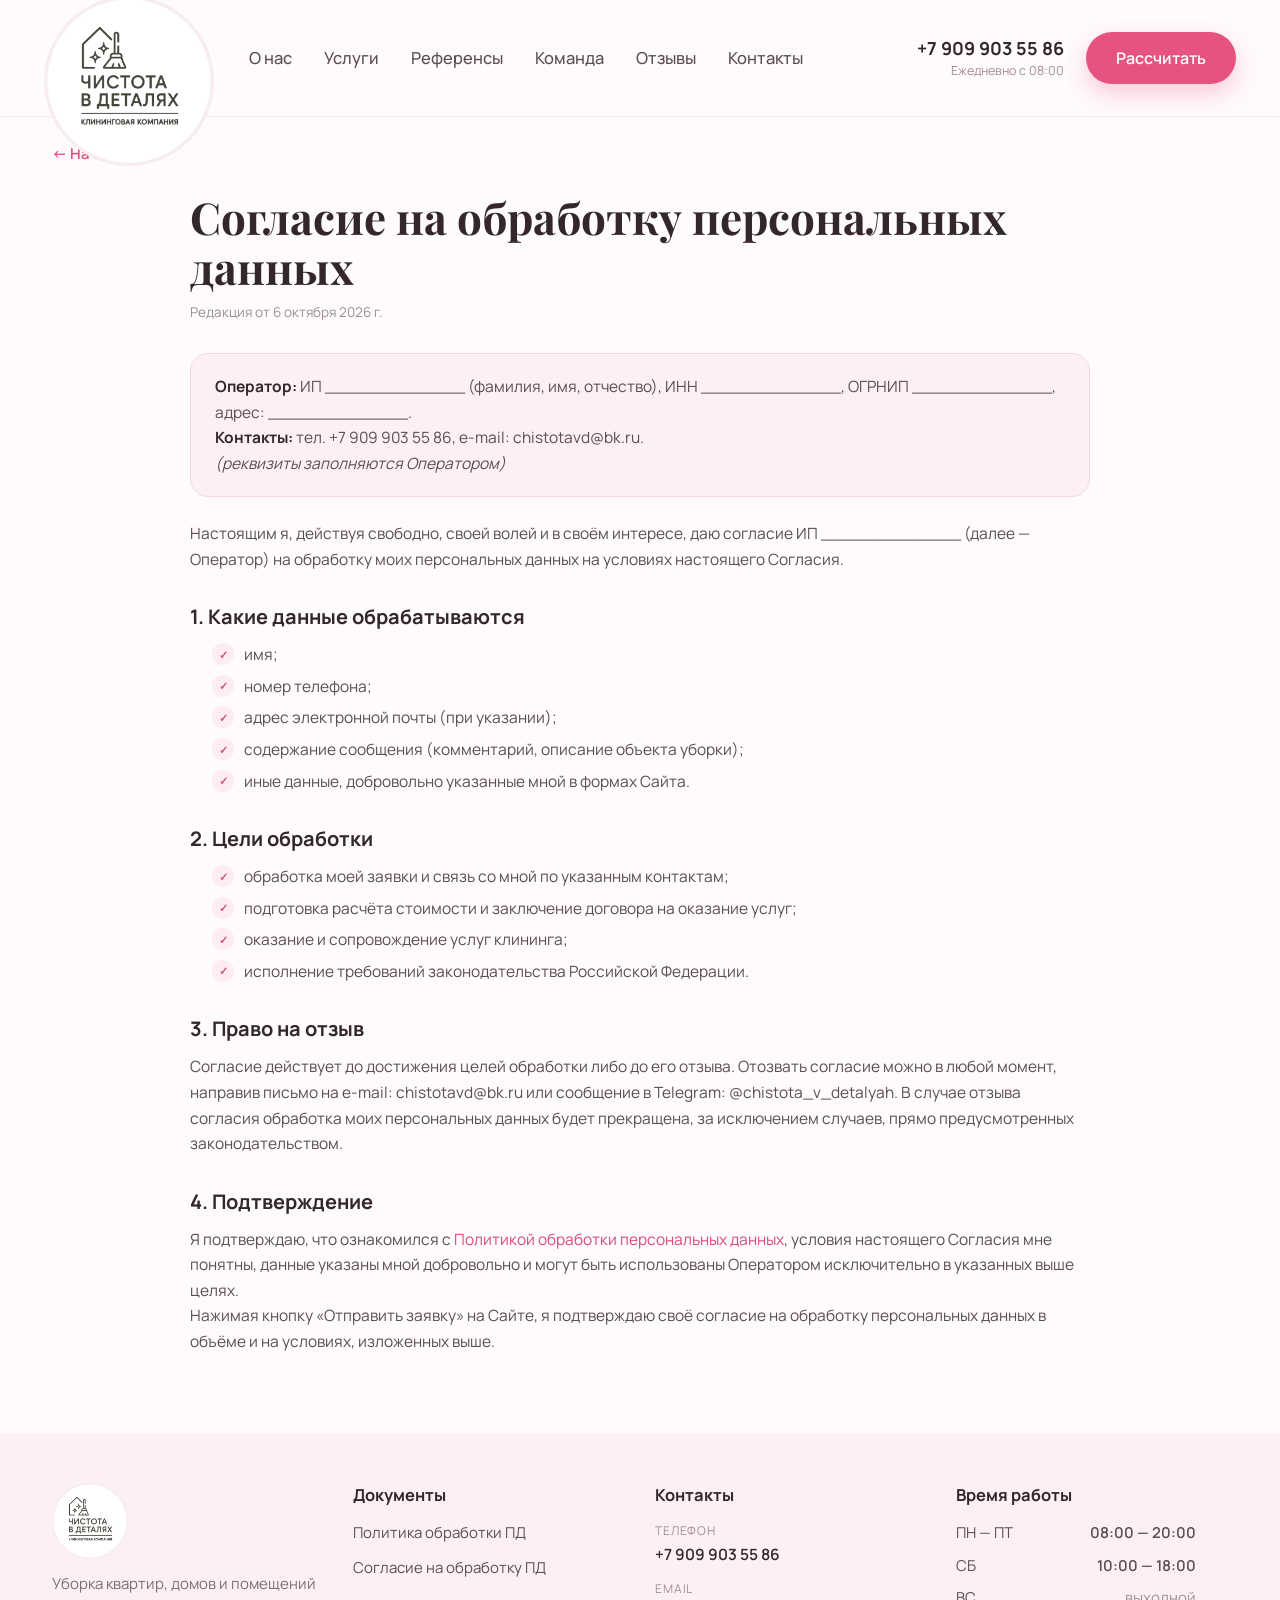
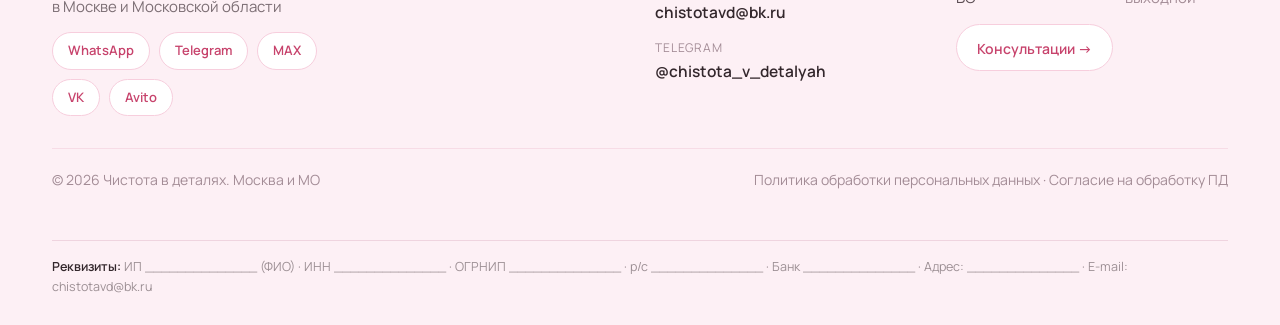
<file: soglasie.html>
<!DOCTYPE html>
<html lang="ru">
<head>
<meta charset="UTF-8">
<meta name="viewport" content="width=device-width, initial-scale=1">
<title>Согласие на обработку персональных данных — Чистота в деталях</title>
<meta name="description" content="Согласие на обработку персональных данных клиентов клининговой компании «Чистота в деталях».">
<meta property="og:type" content="website">
<meta property="og:title" content="Согласие на обработку персональных данных — Чистота в деталях">
<meta property="og:description" content="Согласие на обработку персональных данных клиентов клининговой компании «Чистота в деталях».">
<meta property="og:image" content="assets/ostalnye/p1_8_892.png">
<meta property="og:locale" content="ru_RU">
<link rel="preconnect" href="https://fonts.googleapis.com">
<link rel="preconnect" href="https://fonts.gstatic.com" crossorigin>
<link href="https://fonts.googleapis.com/css2?family=Manrope:wght@400;500;600;700&family=Playfair+Display:wght@600&display=swap" rel="stylesheet">
<link rel="stylesheet" href="css/style.css">
<link rel="stylesheet" href="css/mobile.css">
<link rel="stylesheet" href="css/popup.css"><link rel="stylesheet" href="css/anim.css">
<style>
  .doc-top { padding: 26px 0 0; }
  .doc-back { display: inline-flex; align-items: center; gap: 8px; font-size: 15px; font-weight: 600; color: #D94D77; text-decoration: none; }
  .doc-back:hover { text-decoration: underline; }
  .doc { max-width: 900px; margin: 0 auto 80px; }
  .doc h1 { font-family: 'Playfair Display', serif; font-size: 44px; line-height: 1.15; color: #33272C; margin: 26px 0 8px; }
  .doc .doc-date { font-size: 13.5px; color: #9C8F94; margin-bottom: 30px; }
  .doc h2 { font-family: 'Manrope', sans-serif; font-size: 20px; font-weight: 700; color: #33272C; margin: 30px 0 10px; }
  .doc p, .doc li { font-size: 15.5px; line-height: 1.65; color: #5B4E53; }
  .doc ul { padding-left: 22px; margin: 8px 0 14px; }
  .doc li { margin-bottom: 6px; }
  .doc .req-box { background: #FDF0F5; border: 1px solid #F3D9E3; border-radius: 18px; padding: 20px 24px; margin: 24px 0; }
  .doc .req-box b { color: #33272C; }
  .doc a { color: #D94D77; }
  .doc-foot { background: #FBE4EC; border-top: 1px solid #EFD4DF; padding: 26px 0; font-size: 14px; color: #7C6E74; }
  .doc-foot .container { display: flex; flex-wrap: wrap; gap: 18px; justify-content: space-between; align-items: center; }
  .doc-foot a { color: #D94D77; }
  @media (max-width: 860px) { .doc-top { padding: 18px 16px 0; } .doc { max-width: calc(100% - 32px); margin: 0 auto 48px; } .doc h1 { font-size: 30px; } .doc-foot .container { flex-direction: column; gap: 10px; text-align: center; } }
</style>
</head>
<body>
<div class="page">
  <header class="header">
    <div class="container header-in">
      <a href="index.html" class="logo"><img src="assets/ostalnye/p1_8_892.png" alt="Чистота в деталях"></a>
      <nav class="nav">
        <a href="index.html#about">О нас</a>
        <a href="index.html#services">Услуги</a>
        <a href="index.html#refs">Референсы</a>
        <a href="index.html#team">Команда</a>
        <a href="index.html#reviews">Отзывы</a>
        <a href="index.html#footer">Контакты</a>
      </nav>
      <div class="header-right">
        <a href="tel:+79099035586" class="header-phone">
          <b>+7 909 903 55 86</b>
          <span>Ежедневно с 08:00</span>
        </a>
        <a href="index.html#order" class="header-cta" aria-label="Рассчитать стоимость"><svg class="cta-icon" viewBox="0 0 24 24" fill="none" aria-hidden="true"><path d="M6.62 10.79c1.44 2.83 3.76 5.14 6.59 6.59l2.2-2.2c.27-.27.67-.36 1.02-.24 1.12.37 2.33.57 3.57.57.55 0 1 .45 1 1V20c0 .55-.45 1-1 1-9.39 0-17-7.61-17-17 0-.55.45-1 1-1h3.5c.55 0 1 .45 1 1 0 1.25.2 2.45.57 3.57.11.35.03.74-.25 1.02l-2.2 2.2z" fill="#fff"/></svg><span class="cta-text">Рассчитать</span></a>
      </div>
      <button class="burger" aria-label="Меню"><span></span><span></span><span></span></button>
    </div>
  </header>

  <div class="container doc-top">
    <a class="doc-back" href="index.html">&larr;&nbsp;На главную</a>
  </div>

  <main class="container doc">
    <h1>Согласие на обработку персональных данных</h1>
    <p class="doc-date">Редакция от 6 октября 2026 г.</p>

    <div class="req-box">
      <p><b>Оператор:</b> ИП ______________ (фамилия, имя, отчество), ИНН ______________, ОГРНИП ______________, адрес: ______________.<br>
      <b>Контакты:</b> тел. +7 909 903 55 86, e-mail: chistotavd@bk.ru.<br>
      <i>(реквизиты заполняются Оператором)</i></p>
    </div>

    <p>Настоящим я, действуя свободно, своей волей и в своём интересе, даю согласие ИП ______________ (далее — Оператор) на обработку моих персональных данных на условиях настоящего Согласия.</p>

    <h2>1. Какие данные обрабатываются</h2>
    <ul>
      <li>имя;</li>
      <li>номер телефона;</li>
      <li>адрес электронной почты (при указании);</li>
      <li>содержание сообщения (комментарий, описание объекта уборки);</li>
      <li>иные данные, добровольно указанные мной в формах Сайта.</li>
    </ul>

    <h2>2. Цели обработки</h2>
    <ul>
      <li>обработка моей заявки и связь со мной по указанным контактам;</li>
      <li>подготовка расчёта стоимости и заключение договора на оказание услуг;</li>
      <li>оказание и сопровождение услуг клининга;</li>
      <li>исполнение требований законодательства Российской Федерации.</li>
    </ul>

    <h2>3. Право на отзыв</h2>
    <p>Согласие действует до достижения целей обработки либо до его отзыва. Отозвать согласие можно в любой момент, направив письмо на e-mail: chistotavd@bk.ru или сообщение в Telegram: @chistota_v_detalyah. В случае отзыва согласия обработка моих персональных данных будет прекращена, за исключением случаев, прямо предусмотренных законодательством.</p>

    <h2>4. Подтверждение</h2>
    <p>Я подтверждаю, что ознакомился с <a href="politika.html" target="_blank" rel="noopener">Политикой обработки персональных данных</a>, условия настоящего Согласия мне понятны, данные указаны мной добровольно и могут быть использованы Оператором исключительно в указанных выше целях.</p>

    <p>Нажимая кнопку «Отправить заявку» на Сайте, я подтверждаю своё согласие на обработку персональных данных в объёме и на условиях, изложенных выше.</p>
  </main>

  <footer class="footer" id="footer">
    <div class="container footer-in">
      <div class="footer-cols">
        <div class="footer-col">
          <div class="footer-logo"><img src="assets/ostalnye/p1_8_892.png" alt="Чистота в деталях"></div>
          <p class="footer-desc">Уборка квартир, домов и помещений в Москве и Московской области</p>
          <div class="socials">
            <a href="#" class="soc">WhatsApp</a>
            <a href="#" class="soc">Telegram</a>
            <a href="#" class="soc">MAX</a>
            <a href="#" class="soc">VK</a>
            <a href="#" class="soc">Avito</a>
          </div>
        </div>
        <div class="footer-col">
          <h4>Документы</h4>
          <div class="footer-links">
            <a href="politika.html">Политика обработки ПД</a>
            <a href="soglasie.html">Согласие на обработку ПД</a>
          </div>
        </div>
        <div class="footer-col">
          <h4>Контакты</h4>
          <div class="contact"><span>ТЕЛЕФОН</span><b>+7 909 903 55 86</b></div>
          <div class="contact"><span>EMAIL</span><b>chistotavd@bk.ru</b></div>
          <div class="contact"><span>TELEGRAM</span><b>@chistota_v_detalyah</b></div>
        </div>
        <div class="footer-col">
          <h4>Время работы</h4>
          <div class="hours">
            <div class="hours-row"><span>ПН — ПТ</span><b>08:00 — 20:00</b></div>
            <div class="hours-row"><span>СБ</span><b>10:00 — 18:00</b></div>
            <div class="hours-row"><span>ВС</span><span class="off">выходной</span></div>
          </div>
          <a href="#" class="wa-btn">Консультации →</a>
        </div>
      </div>
      <div class="footer-bottom">
        <span>© 2026 Чистота в деталях. Москва и МО</span>
        <span class="foot-docs"><a href="politika.html">Политика обработки персональных данных</a> · <a href="soglasie.html">Согласие на обработку ПД</a></span>
      </div>
      <div class="requisites"><b>Реквизиты:</b> ИП ______________ (ФИО) · ИНН ______________ · ОГРНИП ______________ · р/с ______________ · Банк ______________ · Адрес: ______________ · E-mail: chistotavd@bk.ru</div>
    </div>
  </footer>
  <script src="js/main.js"></script>
  <script src="js/popup.js"></script><script src="js/anim.js"></script>
</body>
</html>
</file>
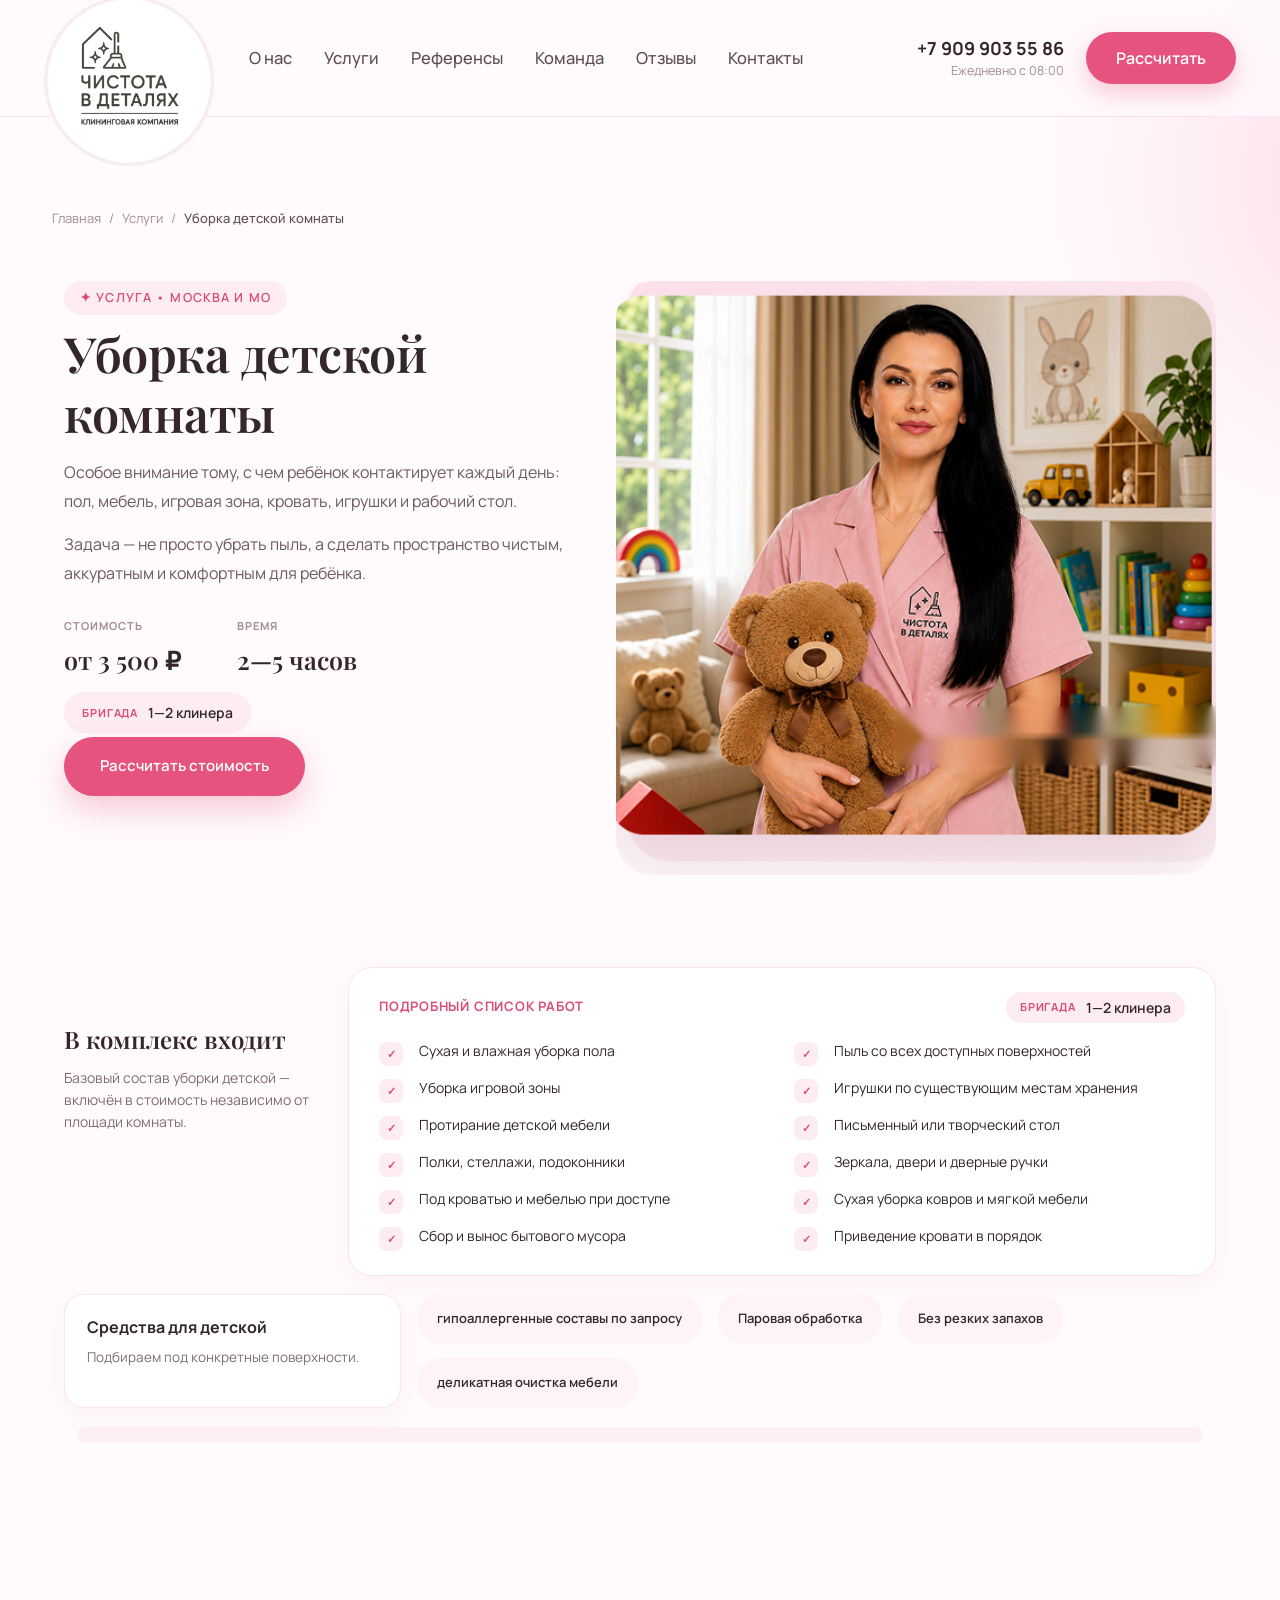
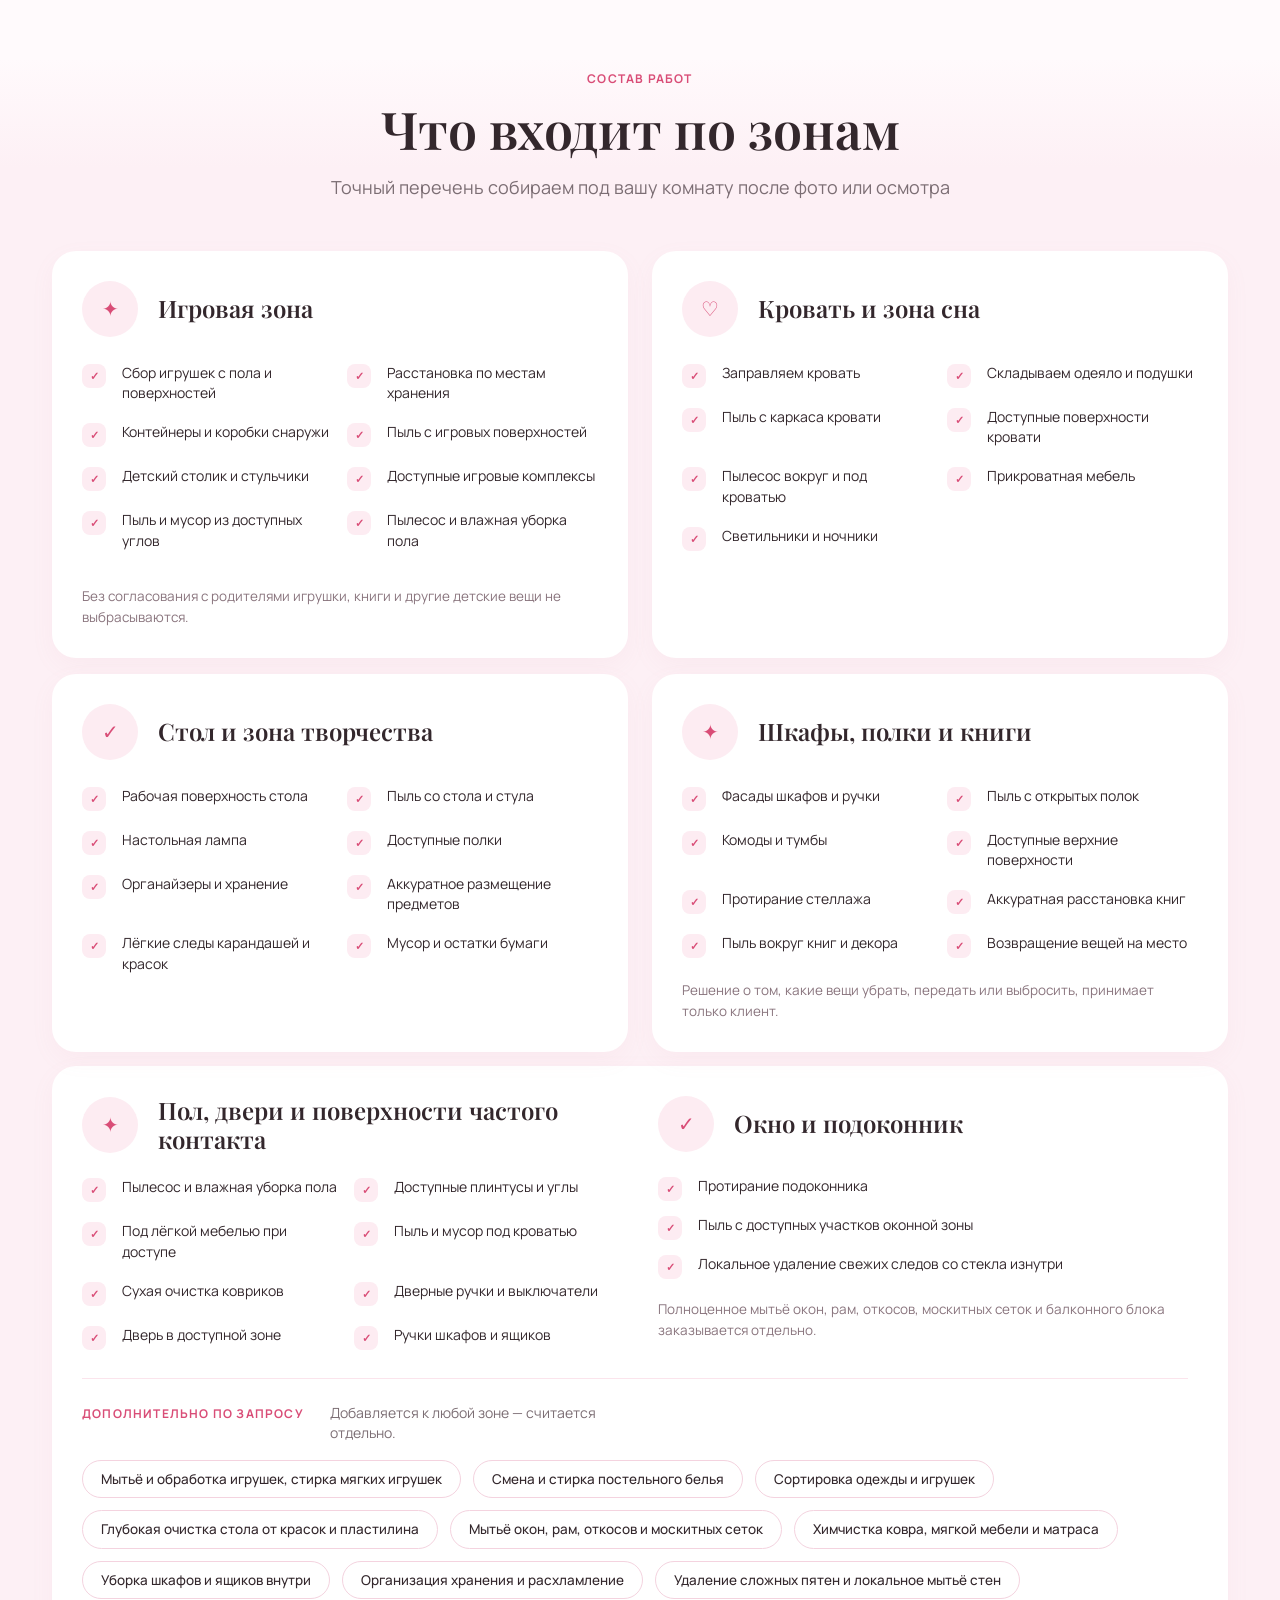
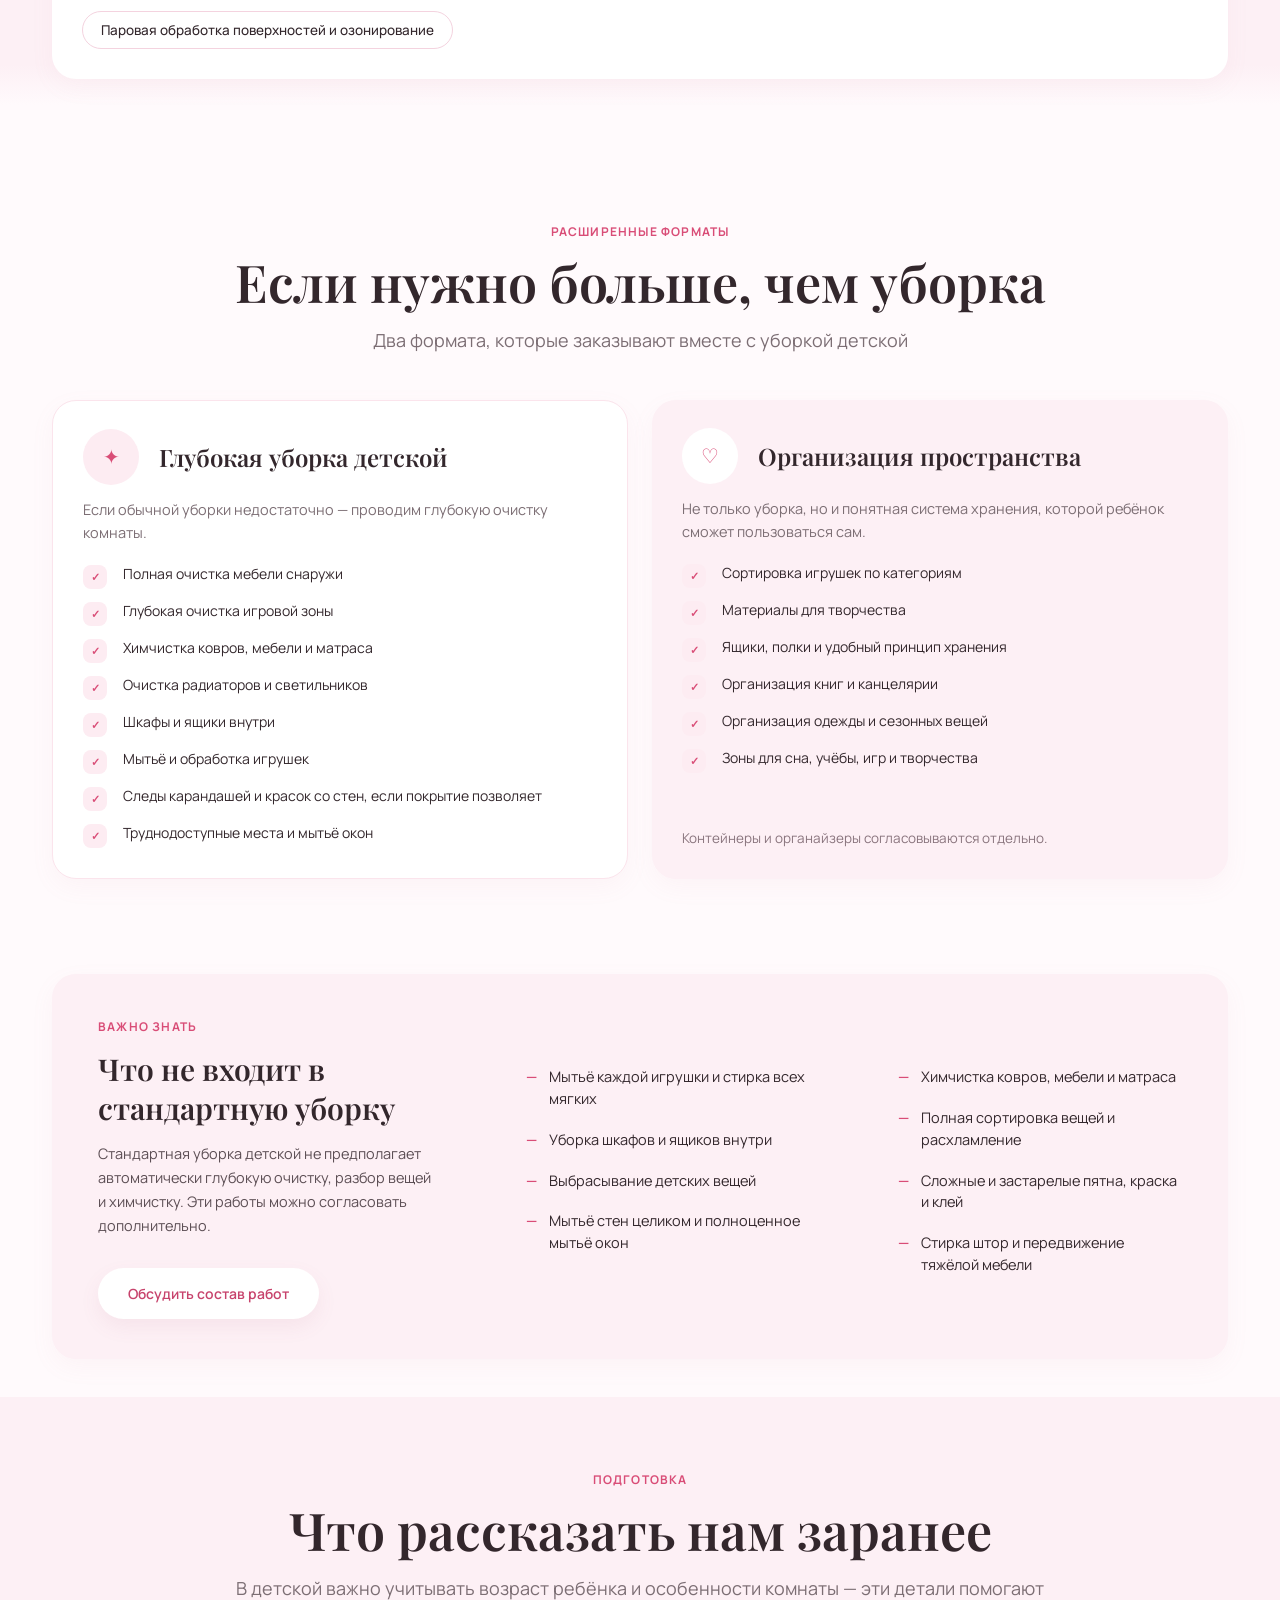
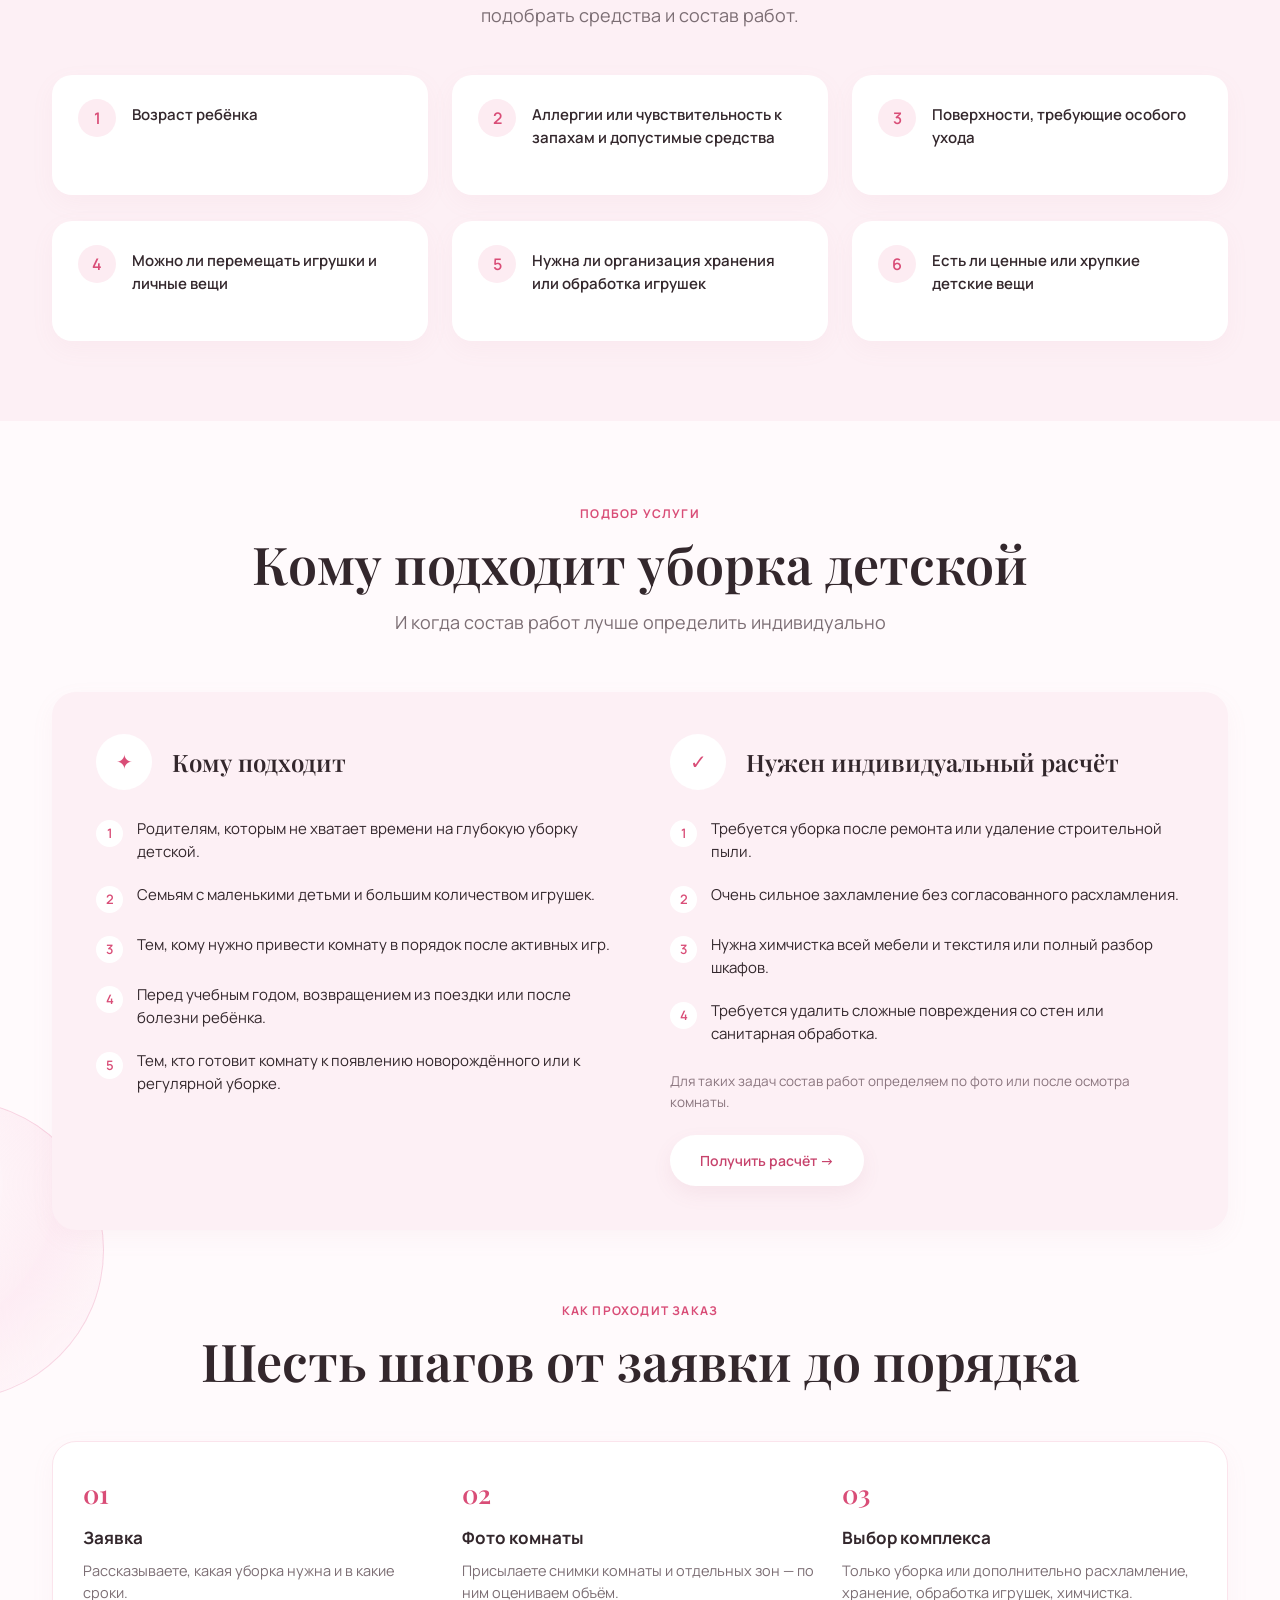
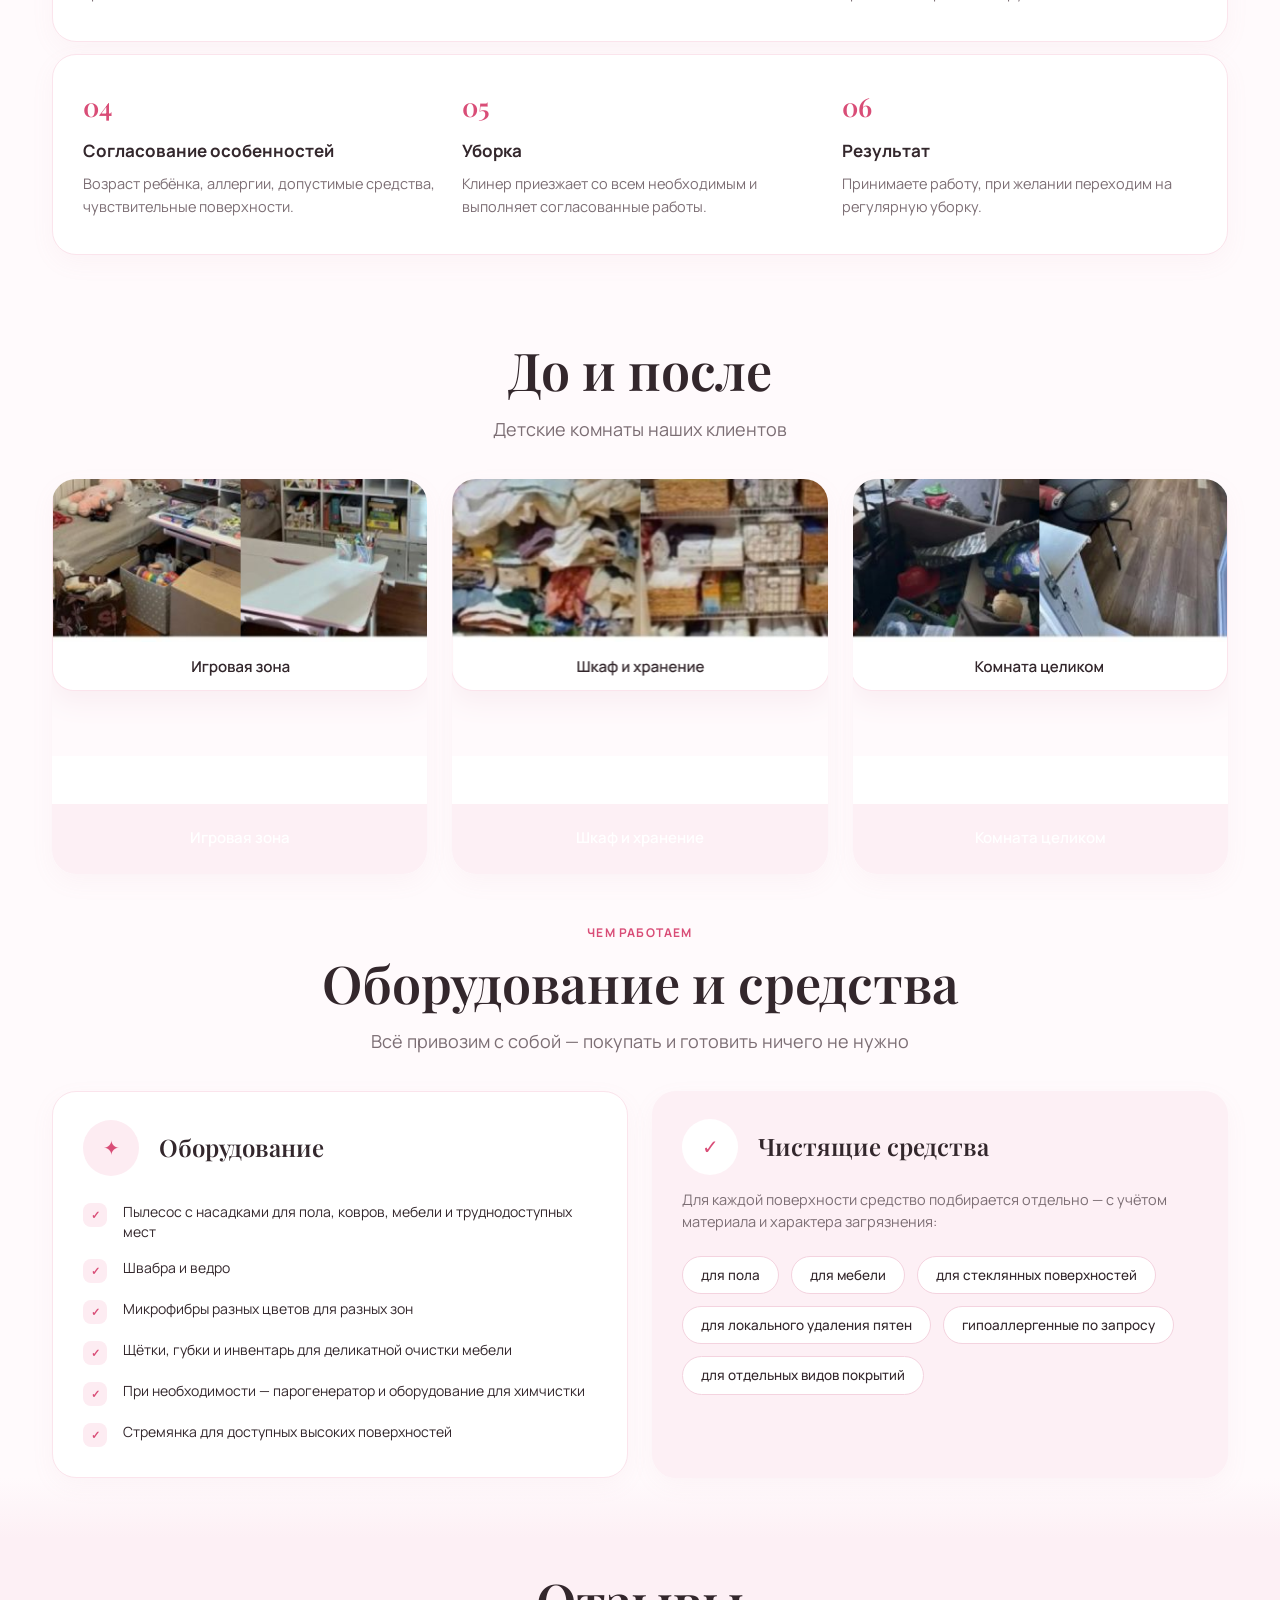
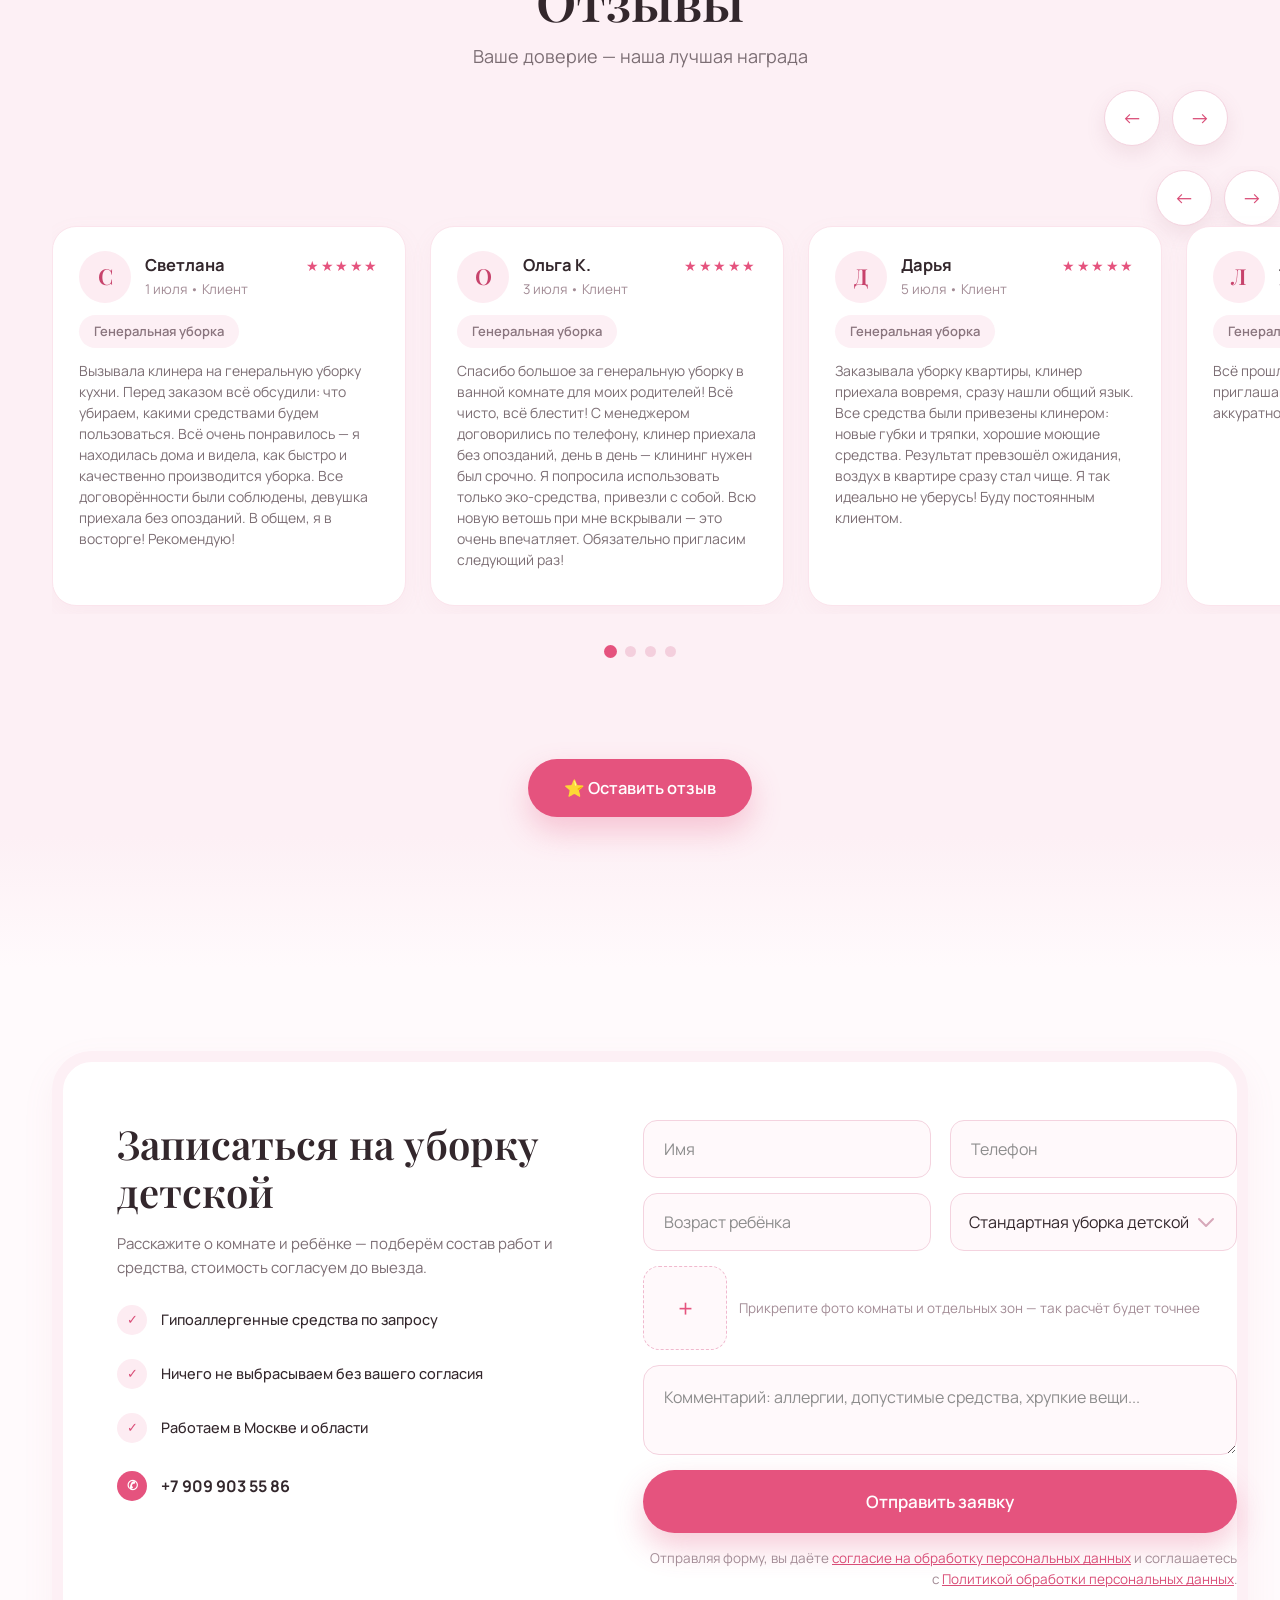
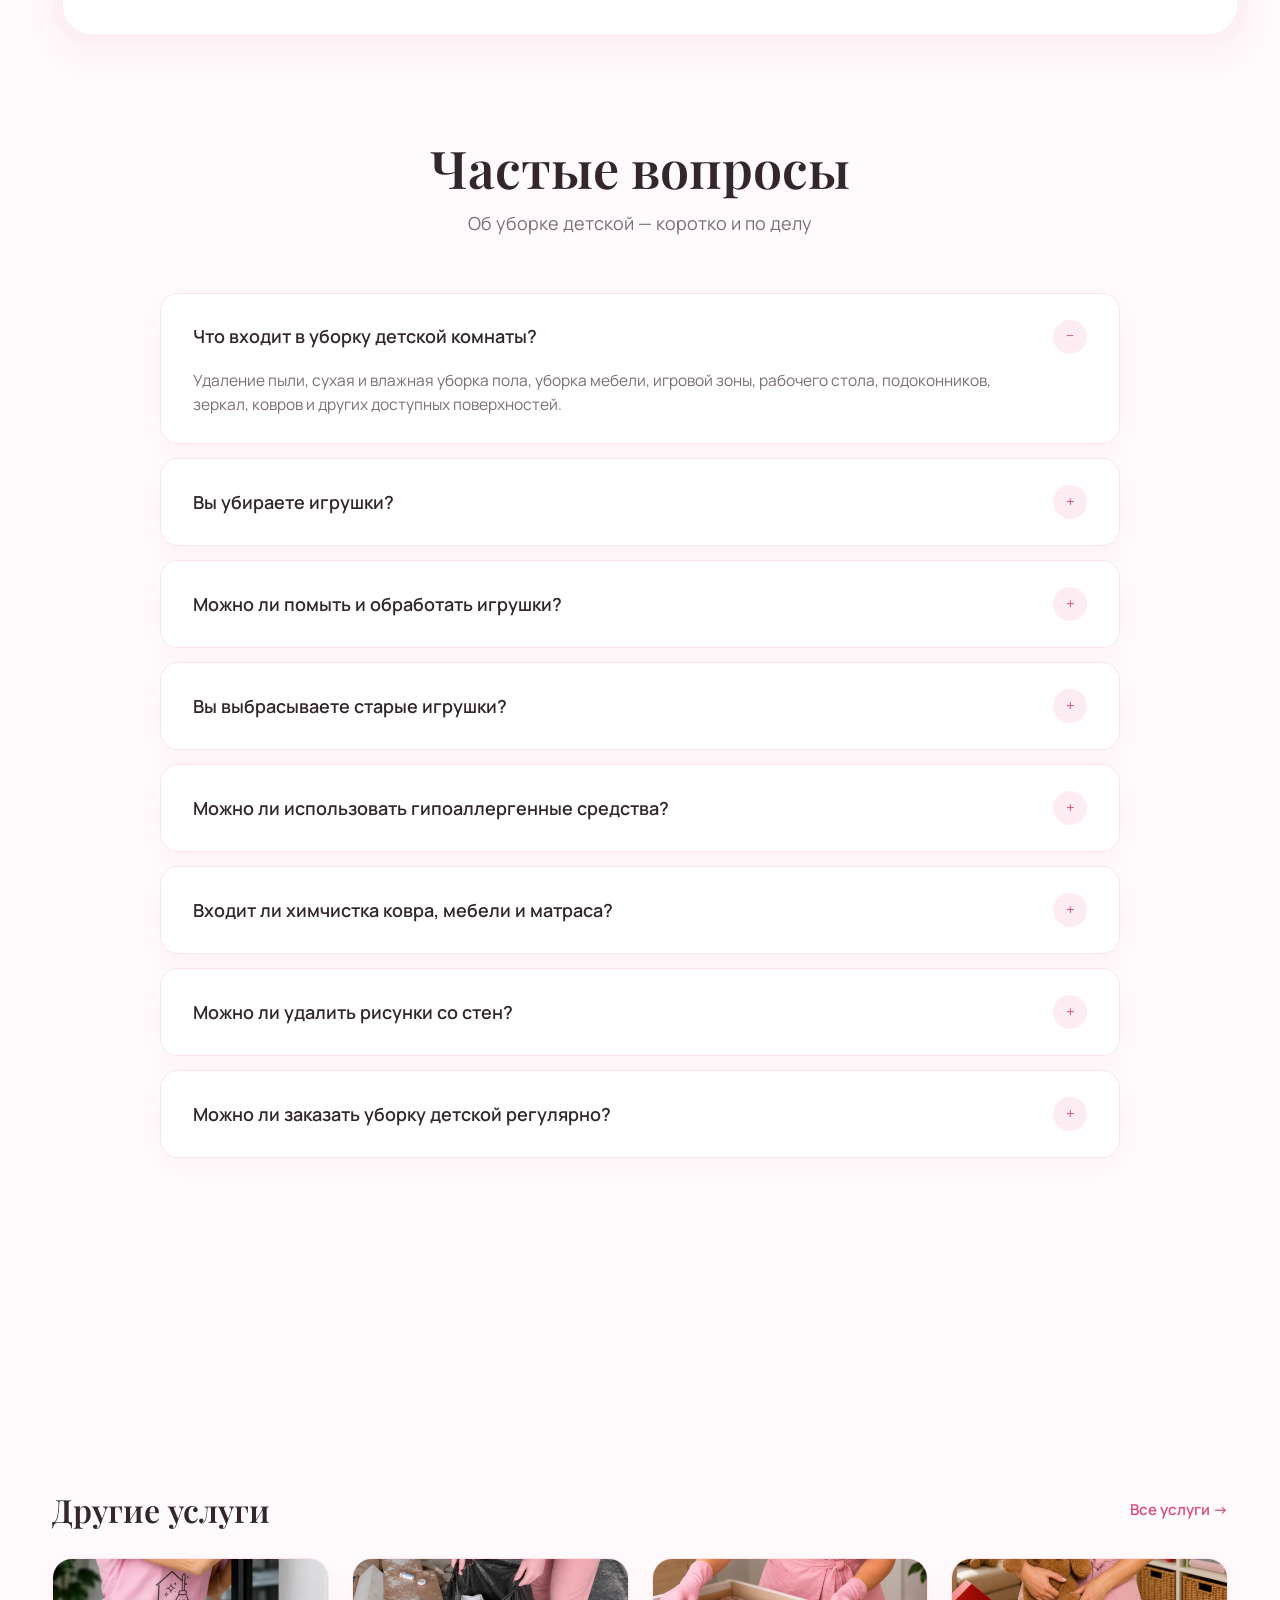
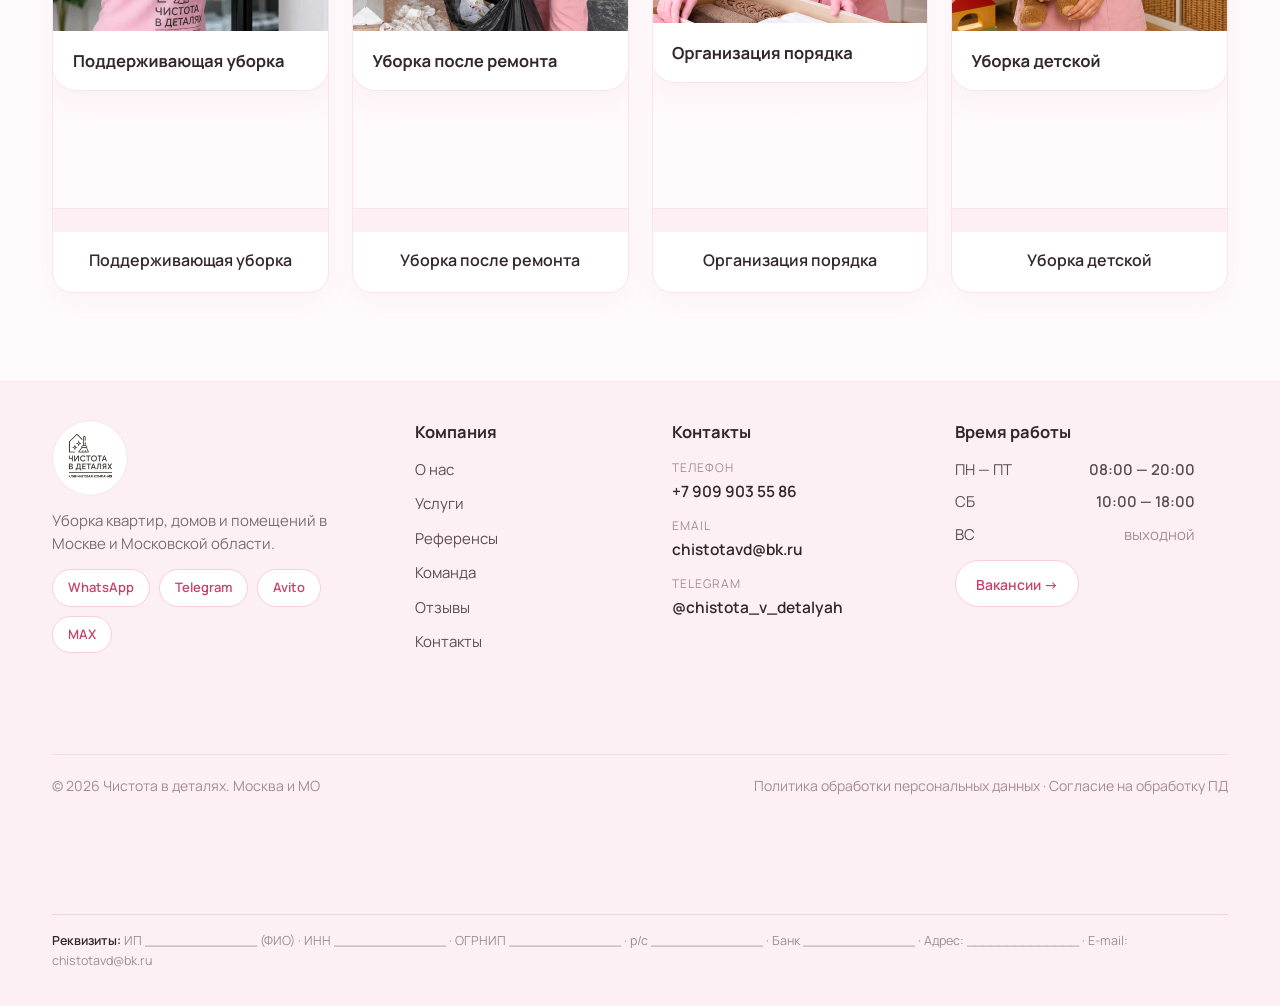
<file: uborka-detskoy.html>
<!DOCTYPE html>
<html lang="ru">
<head>
<meta charset="UTF-8">
<meta name="viewport" content="width=device-width, initial-scale=1.0">
<title>Уборка детской комнаты — Клининговая компания «Чистота»</title>
<meta name="description" content="Бережная уборка детской комнаты в Москве и МО: безопасность ребёнка, гипоаллергенные средства, удобное хранение игрушек.">
<meta property="og:type" content="website">
<meta property="og:title" content="Уборка детской комнаты | Чистота в деталях">
<meta property="og:description" content="Бережная уборка детской комнаты в Москве и МО: безопасность ребёнка, гипоаллергенные средства, удобное хранение игрушек.">
<meta property="og:image" content="assets/ostalnye/p08_hero.png">
<meta property="og:locale" content="ru_RU">
<link rel="preconnect" href="https://fonts.googleapis.com">
<link rel="preconnect" href="https://fonts.gstatic.com" crossorigin>
<link href="https://fonts.googleapis.com/css2?family=Manrope:wght@400;500;600;700&family=Playfair+Display:wght@600&display=swap" rel="stylesheet">
<link rel="stylesheet" href="css/style.css">
<link rel="stylesheet" href="css/pages/p08.css">
<link rel="stylesheet" href="css/mobile.css">
<link rel="stylesheet" href="css/popup.css"><link rel="stylesheet" href="css/anim.css">
</head>
<body>
<div class="page">
  <div class="blob blob1"></div>
  <div class="blob blob2"></div>
  <div class="blob blob3"></div>

  <header class="header">
    <div class="container header-in">
      <a href="index.html" class="logo"><img src="assets/ostalnye/p1_8_892.png" alt="Чистота в деталях"></a>
      <nav class="nav">
        <a href="index.html#about">О нас</a>
        <a href="index.html#services">Услуги</a>
        <a href="index.html#refs">Референсы</a>
        <a href="index.html#team">Команда</a>
        <a href="index.html#reviews">Отзывы</a>
        <a href="#footer">Контакты</a>
      </nav>
      <div class="header-right">
        <a href="tel:+79099035586" class="header-phone">
          <b>+7 909 903 55 86</b>
          <span>Ежедневно с 08:00</span>
        </a>
        <a href="#order" class="header-cta" aria-label="Рассчитать стоимость"><svg class="cta-icon" viewBox="0 0 24 24" fill="none" aria-hidden="true"><path d="M6.62 10.79c1.44 2.83 3.76 5.14 6.59 6.59l2.2-2.2c.27-.27.67-.36 1.02-.24 1.12.37 2.33.57 3.57.57.55 0 1 .45 1 1V20c0 .55-.45 1-1 1-9.39 0-17-7.61-17-17 0-.55.45-1 1-1h3.5c.55 0 1 .45 1 1 0 1.25.2 2.45.57 3.57.11.35.03.74-.25 1.02l-2.2 2.2z" fill="#fff"/></svg><span class="cta-text">Рассчитать</span></a>
      </div>
      <button class="burger" aria-label="Меню"><span></span><span></span><span></span></button>
    </div>
  </header>

  <main>
    <div class="container p8-bc">
      <a href="index.html">Главная</a><span>/</span><a href="index.html#services">Услуги</a><span>/</span><b>Уборка детской комнаты</b>
    </div>

    <section class="p8-hero">
      <div class="container p8-hero-in">
        <div class="p8-hero-left">
          <span class="p8-badge">✦ УСЛУГА • МОСКВА И МО</span>
          <h1 class="p8-h1">Уборка детской<br>комнаты</h1>
          <div class="p8-lead">
            <p>Особое внимание тому, с чем ребёнок контактирует каждый день: пол, мебель, игровая зона, кровать, игрушки и рабочий стол.</p>
            <p>Задача — не просто убрать пыль, а сделать пространство чистым, аккуратным и комфортным для ребёнка.</p>
          </div>
          <div class="p8-stats">
            <div class="p8-stat"><em>Стоимость</em><b>от 3 500 ₽</b></div>
            <div class="p8-stat"><em>Время</em><b>2—5 часов</b></div>
          </div>
          <div class="p8-brigade"><span>Бригада</span><b>1—2 клинера</b></div>
          <a href="#order" class="btn btn-pink p8-btn">Рассчитать стоимость</a>
        </div>
        <div class="p8-hero-right">
          <div class="p8-photo"><img loading="lazy" decoding="async" src="assets/ostalnye/p08_hero.png" alt="Уборка детской комнаты"></div>
        </div>
      </div>
      <div class="container">
        <div class="p8-complex">
          <div class="p8-complex-info">
            <h2 class="p8-complex-t">В комплекс входит</h2>
            <p class="p8-complex-d">Базовый состав уборки детской — включён в стоимость независимо от площади комнаты.</p>
          </div>
          <div class="p8-complex-card">
            <div class="p8-complex-head">
              <span class="p8-complex-label">Подробный список работ</span>
              <div class="p8-brigade"><span>Бригада</span><b>1—2 клинера</b></div>
            </div>
            <ul class="p8-list p8-list-col">
              <li><span class="p8-check">✓</span>Сухая и влажная уборка пола</li>
              <li><span class="p8-check">✓</span>Уборка игровой зоны</li>
              <li><span class="p8-check">✓</span>Протирание детской мебели</li>
              <li><span class="p8-check">✓</span>Полки, стеллажи, подоконники</li>
              <li><span class="p8-check">✓</span>Под кроватью и мебелью при доступе</li>
              <li><span class="p8-check">✓</span>Сбор и вынос бытового мусора</li>
              <li><span class="p8-check">✓</span>Пыль со всех доступных поверхностей</li>
              <li><span class="p8-check">✓</span>Игрушки по существующим местам хранения</li>
              <li><span class="p8-check">✓</span>Письменный или творческий стол</li>
              <li><span class="p8-check">✓</span>Зеркала, двери и дверные ручки</li>
              <li><span class="p8-check">✓</span>Сухая уборка ковров и мягкой мебели</li>
              <li><span class="p8-check">✓</span>Приведение кровати в порядок</li>
            </ul>
          </div>
        </div>
        <div class="p8-minis">
          <div class="p8-mini-card">
            <h3>Средства для детской</h3>
            <p>Подбираем под конкретные поверхности.</p>
          </div>
          <div class="p8-mini-chips">
            <span class="p8-chip p8-chip-lg">гипоаллергенные составы по запросу</span>
            <span class="p8-chip">Паровая обработка</span>
            <span class="p8-chip">Без резких запахов</span>
            <span class="p8-chip">деликатная очистка мебели</span>
          </div>
        </div>
        <div class="p8-strip"></div>
      </div>
    </section>

    <section class="p8-zones">
      <div class="container">
        <div class="sec-head">
          <span class="p8-kicker">Состав работ</span>
          <h2 class="sec-title">Что входит по зонам</h2>
          <p class="sec-sub">Точный перечень собираем под вашу комнату после фото или осмотра</p>
        </div>
        <div class="p8-zgrid">
          <article class="p8-zcard">
            <div class="p8-zhead">
              <span class="p8-ic">✦</span>
              <h3>Игровая зона</h3>
            </div>
            <ul class="p8-list p8-list-2">
              <li><span class="p8-check">✓</span>Сбор игрушек с пола и поверхностей</li>
              <li><span class="p8-check">✓</span>Контейнеры и коробки снаружи</li>
              <li><span class="p8-check">✓</span>Детский столик и стульчики</li>
              <li><span class="p8-check">✓</span>Пыль и мусор из доступных углов</li>
              <li><span class="p8-check">✓</span>Расстановка по местам хранения</li>
              <li><span class="p8-check">✓</span>Пыль с игровых поверхностей</li>
              <li><span class="p8-check">✓</span>Доступные игровые комплексы</li>
              <li><span class="p8-check">✓</span>Пылесос и влажная уборка пола</li>
            </ul>
            <p class="p8-note">Без согласования с родителями игрушки, книги и другие детские вещи не выбрасываются.</p>
          </article>
          <article class="p8-zcard">
            <div class="p8-zhead">
              <span class="p8-ic">♡</span>
              <h3>Кровать и зона сна</h3>
            </div>
            <ul class="p8-list p8-list-2">
              <li><span class="p8-check">✓</span>Заправляем кровать</li>
              <li><span class="p8-check">✓</span>Пыль с каркаса кровати</li>
              <li><span class="p8-check">✓</span>Пылесос вокруг и под кроватью</li>
              <li><span class="p8-check">✓</span>Светильники и ночники</li>
              <li><span class="p8-check">✓</span>Складываем одеяло и подушки</li>
              <li><span class="p8-check">✓</span>Доступные поверхности кровати</li>
              <li><span class="p8-check">✓</span>Прикроватная мебель</li>
            </ul>
          </article>
          <article class="p8-zcard p8-zcard-sm">
            <div class="p8-zhead">
              <span class="p8-ic">✓</span>
              <h3>Стол и зона творчества</h3>
            </div>
            <ul class="p8-list p8-list-2">
              <li><span class="p8-check">✓</span>Рабочая поверхность стола</li>
              <li><span class="p8-check">✓</span>Настольная лампа</li>
              <li><span class="p8-check">✓</span>Органайзеры и хранение</li>
              <li><span class="p8-check">✓</span>Лёгкие следы карандашей и красок</li>
              <li><span class="p8-check">✓</span>Пыль со стола и стула</li>
              <li><span class="p8-check">✓</span>Доступные полки</li>
              <li><span class="p8-check">✓</span>Аккуратное размещение предметов</li>
              <li><span class="p8-check">✓</span>Мусор и остатки бумаги</li>
            </ul>
          </article>
          <article class="p8-zcard p8-zcard-sm">
            <div class="p8-zhead">
              <span class="p8-ic">✦</span>
              <h3>Шкафы, полки и книги</h3>
            </div>
            <ul class="p8-list p8-list-2">
              <li><span class="p8-check">✓</span>Фасады шкафов и ручки</li>
              <li><span class="p8-check">✓</span>Комоды и тумбы</li>
              <li><span class="p8-check">✓</span>Протирание стеллажа</li>
              <li><span class="p8-check">✓</span>Пыль вокруг книг и декора</li>
              <li><span class="p8-check">✓</span>Пыль с открытых полок</li>
              <li><span class="p8-check">✓</span>Доступные верхние поверхности</li>
              <li><span class="p8-check">✓</span>Аккуратная расстановка книг</li>
              <li><span class="p8-check">✓</span>Возвращение вещей на место</li>
            </ul>
            <p class="p8-note">Решение о том, какие вещи убрать, передать или выбросить, принимает только клиент.</p>
          </article>
        </div>
        <article class="p8-zcard p8-zwide">
          <div class="p8-zwide-cols">
            <div class="p8-zcol">
              <div class="p8-zhead">
                <span class="p8-ic">✦</span>
                <h3>Пол, двери и поверхности частого контакта</h3>
              </div>
              <ul class="p8-list p8-list-2">
                <li><span class="p8-check">✓</span>Пылесос и влажная уборка пола</li>
                <li><span class="p8-check">✓</span>Под лёгкой мебелью при доступе</li>
                <li><span class="p8-check">✓</span>Сухая очистка ковриков</li>
                <li><span class="p8-check">✓</span>Дверь в доступной зоне</li>
                <li><span class="p8-check">✓</span>Доступные плинтусы и углы</li>
                <li><span class="p8-check">✓</span>Пыль и мусор под кроватью</li>
                <li><span class="p8-check">✓</span>Дверные ручки и выключатели</li>
                <li><span class="p8-check">✓</span>Ручки шкафов и ящиков</li>
              </ul>
            </div>
            <div class="p8-zcol">
              <div class="p8-zhead">
                <span class="p8-ic">✓</span>
                <h3>Окно и подоконник</h3>
              </div>
              <ul class="p8-list">
                <li><span class="p8-check">✓</span>Протирание подоконника</li>
                <li><span class="p8-check">✓</span>Пыль с доступных участков оконной зоны</li>
                <li><span class="p8-check">✓</span>Локальное удаление свежих следов со стекла изнутри</li>
              </ul>
              <p class="p8-note">Полноценное мытьё окон, рам, откосов, москитных сеток и балконного блока заказывается отдельно.</p>
            </div>
          </div>
          <div class="p8-extra">
            <div class="p8-extra-head">
              <span class="p8-kicker">Дополнительно по запросу</span>
              <p>Добавляется к любой зоне — считается отдельно.</p>
            </div>
            <div class="p8-extra-chips">
              <span>Мытьё и обработка игрушек, стирка мягких игрушек</span>
              <span>Смена и стирка постельного белья</span>
              <span>Сортировка одежды и игрушек</span>
              <span>Глубокая очистка стола от красок и пластилина</span>
              <span>Мытьё окон, рам, откосов и москитных сеток</span>
              <span>Химчистка ковра, мягкой мебели и матраса</span>
              <span>Уборка шкафов и ящиков внутри</span>
              <span>Организация хранения и расхламление</span>
              <span>Удаление сложных пятен и локальное мытьё стен</span>
              <span>Паровая обработка поверхностей и озонирование</span>
            </div>
          </div>
        </article>
      </div>
    </section>

    <section class="p8-formats">
      <div class="container">
        <div class="sec-head">
          <span class="p8-kicker">Расширенные форматы</span>
          <h2 class="sec-title">Если нужно больше, чем уборка</h2>
          <p class="sec-sub">Два формата, которые заказывают вместе с уборкой детской</p>
        </div>
        <div class="p8-fgrid">
          <article class="p8-fcard">
            <div class="p8-zhead">
              <span class="p8-ic">✦</span>
              <h3>Глубокая уборка детской</h3>
            </div>
            <p class="p8-fdesc">Если обычной уборки недостаточно — проводим глубокую очистку комнаты.</p>
            <ul class="p8-list">
              <li><span class="p8-check">✓</span>Полная очистка мебели снаружи</li>
              <li><span class="p8-check">✓</span>Глубокая очистка игровой зоны</li>
              <li><span class="p8-check">✓</span>Химчистка ковров, мебели и матраса</li>
              <li><span class="p8-check">✓</span>Очистка радиаторов и светильников</li>
              <li><span class="p8-check">✓</span>Шкафы и ящики внутри</li>
              <li><span class="p8-check">✓</span>Мытьё и обработка игрушек</li>
              <li><span class="p8-check">✓</span>Следы карандашей и красок со стен, если покрытие позволяет</li>
              <li><span class="p8-check">✓</span>Труднодоступные места и мытьё окон</li>
            </ul>
          </article>
          <article class="p8-fcard p8-fcard-pink">
            <div class="p8-zhead">
              <span class="p8-ic p8-ic-white">♡</span>
              <h3>Организация пространства</h3>
            </div>
            <p class="p8-fdesc">Не только уборка, но и понятная система хранения, которой ребёнок сможет пользоваться сам.</p>
            <ul class="p8-list">
              <li><span class="p8-check">✓</span>Сортировка игрушек по категориям</li>
              <li><span class="p8-check">✓</span>Материалы для творчества</li>
              <li><span class="p8-check">✓</span>Ящики, полки и удобный принцип хранения</li>
              <li><span class="p8-check">✓</span>Организация книг и канцелярии</li>
              <li><span class="p8-check">✓</span>Организация одежды и сезонных вещей</li>
              <li><span class="p8-check">✓</span>Зоны для сна, учёбы, игр и творчества</li>
            </ul>
            <p class="p8-note">Контейнеры и органайзеры согласовываются отдельно.</p>
          </article>
        </div>
        <article class="p8-know">
          <div class="p8-know-left">
            <span class="p8-kicker">Важно знать</span>
            <h3>Что не входит в стандартную уборку</h3>
            <p>Стандартная уборка детской не предполагает автоматически глубокую очистку, разбор вещей и химчистку. Эти работы можно согласовать дополнительно.</p>
            <a href="#order" class="p8-white-btn">Обсудить состав работ</a>
          </div>
          <ul class="p8-know-col">
            <li>Мытьё каждой игрушки и стирка всех мягких</li>
            <li>Уборка шкафов и ящиков внутри</li>
            <li>Выбрасывание детских вещей</li>
            <li>Мытьё стен целиком и полноценное мытьё окон</li>
          </ul>
          <ul class="p8-know-col">
            <li>Химчистка ковров, мебели и матраса</li>
            <li>Полная сортировка вещей и расхламление</li>
            <li>Сложные и застарелые пятна, краска и клей</li>
            <li>Стирка штор и передвижение тяжёлой мебели</li>
          </ul>
        </article>
      </div>
    </section>

    <section class="p8-prep">
      <div class="container">
        <div class="sec-head">
          <span class="p8-kicker">Подготовка</span>
          <h2 class="sec-title">Что рассказать нам заранее</h2>
          <p class="sec-sub">В детской важно учитывать возраст ребёнка и особенности комнаты — эти детали помогают подобрать средства и состав работ.</p>
        </div>
        <div class="p8-prep-grid">
          <div class="p8-prep-item"><span class="p8-num">1</span><h3>Возраст ребёнка</h3></div>
          <div class="p8-prep-item"><span class="p8-num">2</span><h3>Аллергии или чувствительность к запахам и допустимые средства</h3></div>
          <div class="p8-prep-item"><span class="p8-num">3</span><h3>Поверхности, требующие особого ухода</h3></div>
          <div class="p8-prep-item"><span class="p8-num">4</span><h3>Можно ли перемещать игрушки и личные вещи</h3></div>
          <div class="p8-prep-item"><span class="p8-num">5</span><h3>Нужна ли организация хранения или обработка игрушек</h3></div>
          <div class="p8-prep-item"><span class="p8-num">6</span><h3>Есть ли ценные или хрупкие детские вещи</h3></div>
        </div>
      </div>
    </section>

    <section class="p8-who">
      <div class="container">
        <div class="sec-head">
          <span class="p8-kicker">Подбор услуги</span>
          <h2 class="sec-title">Кому подходит уборка детской</h2>
          <p class="sec-sub">И когда состав работ лучше определить индивидуально</p>
        </div>
        <div class="p8-who-card">
          <div class="p8-who-col">
            <div class="p8-zhead">
              <span class="p8-ic p8-ic-white">✦</span>
              <h3>Кому подходит</h3>
            </div>
            <ul class="p8-who-list">
              <li><span class="p8-num p8-num-white">1</span>Родителям, которым не хватает времени на глубокую уборку детской.</li>
              <li><span class="p8-num p8-num-white">2</span>Семьям с маленькими детьми и большим количеством игрушек.</li>
              <li><span class="p8-num p8-num-white">3</span>Тем, кому нужно привести комнату в порядок после активных игр.</li>
              <li><span class="p8-num p8-num-white">4</span>Перед учебным годом, возвращением из поездки или после болезни ребёнка.</li>
              <li><span class="p8-num p8-num-white">5</span>Тем, кто готовит комнату к появлению новорождённого или к регулярной уборке.</li>
            </ul>
          </div>
          <div class="p8-who-col">
            <div class="p8-zhead">
              <span class="p8-ic p8-ic-white">✓</span>
              <h3>Нужен индивидуальный расчёт</h3>
            </div>
            <ul class="p8-who-list">
              <li><span class="p8-num p8-num-white">1</span>Требуется уборка после ремонта или удаление строительной пыли.</li>
              <li><span class="p8-num p8-num-white">2</span>Очень сильное захламление без согласованного расхламления.</li>
              <li><span class="p8-num p8-num-white">3</span>Нужна химчистка всей мебели и текстиля или полный разбор шкафов.</li>
              <li><span class="p8-num p8-num-white">4</span>Требуется удалить сложные повреждения со стен или санитарная обработка.</li>
            </ul>
            <p class="p8-note">Для таких задач состав работ определяем по фото или после осмотра комнаты.</p>
            <a href="#order" class="p8-white-btn">Получить расчёт →</a>
          </div>
        </div>
      </div>
    </section>

    <section class="p8-steps">
      <div class="container">
        <div class="sec-head">
          <span class="p8-kicker">Как проходит заказ</span>
          <h2 class="sec-title">Шесть шагов от заявки до порядка</h2>
        </div>
        <div class="p8-steps-row">
          <div class="p8-step">
            <span class="p8-step-num">01</span>
            <h3>Заявка</h3>
            <p>Рассказываете, какая уборка нужна и в какие сроки.</p>
          </div>
          <div class="p8-step">
            <span class="p8-step-num">02</span>
            <h3>Фото комнаты</h3>
            <p>Присылаете снимки комнаты и отдельных зон — по ним оцениваем объём.</p>
          </div>
          <div class="p8-step">
            <span class="p8-step-num">03</span>
            <h3>Выбор комплекса</h3>
            <p>Только уборка или дополнительно расхламление, хранение, обработка игрушек, химчистка.</p>
          </div>
        </div>
        <div class="p8-steps-row">
          <div class="p8-step">
            <span class="p8-step-num">04</span>
            <h3>Согласование особенностей</h3>
            <p>Возраст ребёнка, аллергии, допустимые средства, чувствительные поверхности.</p>
          </div>
          <div class="p8-step">
            <span class="p8-step-num">05</span>
            <h3>Уборка</h3>
            <p>Клинер приезжает со всем необходимым и выполняет согласованные работы.</p>
          </div>
          <div class="p8-step">
            <span class="p8-step-num">06</span>
            <h3>Результат</h3>
            <p>Принимаете работу, при желании переходим на регулярную уборку.</p>
          </div>
        </div>
      </div>
    </section>

    <section class="p8-refs">
      <div class="container">
        <div class="sec-head">
          <h2 class="sec-title">До и после</h2>
          <p class="sec-sub">Детские комнаты наших клиентов</p>
        </div>
        <div class="p8-refs-grid">
          <article class="p8-refcard">
            <div class="p8-refpic"><img loading="lazy" decoding="async" src="assets/raboty/p08_ref1.png" alt="Игровая зона до и после"></div>
            <div class="p8-refcap">Игровая зона</div>
          </article>
          <article class="p8-refcard">
            <div class="p8-refpic"><img loading="lazy" decoding="async" src="assets/raboty/p08_ref2.png" alt="Шкаф и хранение до и после"></div>
            <div class="p8-refcap">Шкаф и хранение</div>
          </article>
          <article class="p8-refcard">
            <div class="p8-refpic"><img loading="lazy" decoding="async" src="assets/raboty/p08_ref3.png" alt="Комната целиком до и после"></div>
            <div class="p8-refcap">Комната целиком</div>
          </article>
        </div>
      </div>
    </section>

    <section class="p8-equip">
      <div class="container">
        <div class="sec-head">
          <span class="p8-kicker">Чем работаем</span>
          <h2 class="sec-title">Оборудование и средства</h2>
          <p class="sec-sub">Всё привозим с собой — покупать и готовить ничего не нужно</p>
        </div>
        <div class="p8-equip-grid">
          <article class="p8-ecard">
            <div class="p8-zhead">
              <span class="p8-ic">✦</span>
              <h3>Оборудование</h3>
            </div>
            <ul class="p8-list">
              <li><span class="p8-check">✓</span>Пылесос с насадками для пола, ковров, мебели и труднодоступных мест</li>
              <li><span class="p8-check">✓</span>Швабра и ведро</li>
              <li><span class="p8-check">✓</span>Микрофибры разных цветов для разных зон</li>
              <li><span class="p8-check">✓</span>Щётки, губки и инвентарь для деликатной очистки мебели</li>
              <li><span class="p8-check">✓</span>При необходимости — парогенератор и оборудование для химчистки</li>
              <li><span class="p8-check">✓</span>Стремянка для доступных высоких поверхностей</li>
            </ul>
          </article>
          <article class="p8-ecard p8-ecard-pink">
            <div class="p8-zhead">
              <span class="p8-ic p8-ic-white">✓</span>
              <h3>Чистящие средства</h3>
            </div>
            <p class="p8-fdesc">Для каждой поверхности средство подбирается отдельно — с учётом материала и характера загрязнения:</p>
            <div class="p8-extra-chips p8-ec-chips">
              <span>для пола</span>
              <span>для мебели</span>
              <span>для стеклянных поверхностей</span>
              <span>для локального удаления пятен</span>
              <span>гипоаллергенные по запросу</span>
              <span>для отдельных видов покрытий</span>
            </div>
          </article>
        </div>
      </div>
    </section>

    <section class="reviews p8-reviews" id="reviews">
      <div class="container reviews-in">
        <div class="sec-head">
          <h2 class="sec-title">Отзывы</h2>
          <p class="sec-sub">Ваше доверие — наша лучшая награда</p>
        </div>
        <div class="p8-rev-arrows">
          <button class="arrow-btn" data-rev-prev>←</button>
          <button class="arrow-btn" data-rev-next>→</button>
        </div>
        <div class="rev-track-wrap p8-rev-wrap">
          <div class="rev-track" data-rev-track>
            <article class="rev-card">
              <div class="rev-top">
                <div class="rev-ava">С</div>
                <div class="rev-name"><b>Светлана</b><span>1 июля • Клиент</span></div>
                <span class="rev-stars">★★★★★</span>
              </div>
              <span class="rev-badge">Генеральная уборка</span>
              <p class="rev-text">Вызывала клинера на генеральную уборку кухни. Перед заказом всё обсудили: что убираем, какими средствами будем пользоваться. Всё очень понравилось — я находилась дома и видела, как быстро и качественно производится уборка. Все договорённости были соблюдены, девушка приехала без опозданий. В общем, я в восторге! Рекомендую!</p>
            </article>
            <article class="rev-card">
              <div class="rev-top">
                <div class="rev-ava">О</div>
                <div class="rev-name"><b>Ольга К.</b><span>3 июля • Клиент</span></div>
                <span class="rev-stars">★★★★★</span>
              </div>
              <span class="rev-badge">Генеральная уборка</span>
              <p class="rev-text">Спасибо большое за генеральную уборку в ванной комнате для моих родителей! Всё чисто, всё блестит! С менеджером договорились по телефону, клинер приехала без опозданий, день в день — клининг нужен был срочно. Я попросила использовать только эко-средства, привезли с собой. Всю новую ветошь при мне вскрывали — это очень впечатляет. Обязательно пригласим следующий раз!</p>
            </article>
            <article class="rev-card">
              <div class="rev-top">
                <div class="rev-ava">Д</div>
                <div class="rev-name"><b>Дарья</b><span>5 июля • Клиент</span></div>
                <span class="rev-stars">★★★★★</span>
              </div>
              <span class="rev-badge">Генеральная уборка</span>
              <p class="rev-text">Заказывала уборку квартиры, клинер приехала вовремя, сразу нашли общий язык. Все средства были привезены клинером: новые губки и тряпки, хорошие моющие средства. Результат превзошёл ожидания, воздух в квартире сразу стал чище. Я так идеально не уберусь! Буду постоянным клиентом.</p>
            </article>
            <article class="rev-card">
              <div class="rev-top">
                <div class="rev-ava">Л</div>
                <div class="rev-name"><b>Лариса Зорина</b><span>7 июля • Клиент</span></div>
                <span class="rev-stars">★★★★★</span>
              </div>
              <span class="rev-badge">Генеральная уборка</span>
              <p class="rev-text">Всё прошло замечательно, девушку приглашаю не первый раз! Быстро, аккуратно, конструктивно. Спасибо!</p>
            </article>
          </div>
        </div>
        <div class="revs-bottom">
          <div class="dots">
            <span class="dot on"></span><span class="dot"></span><span class="dot"></span><span class="dot"></span>
          </div>
          <a href="#" class="btn btn-pink">⭐ Оставить отзыв</a>
        </div>
      </div>
    </section>

    <section class="p8-order" id="order">
      <div class="container">
        <div class="p8-order-card">
          <div class="p8-order-left">
            <h2>Записаться на уборку<br>детской</h2>
            <p class="p8-order-sub">Расскажите о комнате и ребёнке — подберём состав работ и средства, стоимость согласуем до выезда.</p>
            <ul class="p8-order-feats">
              <li><span class="p8-fic">✓</span>Гипоаллергенные средства по запросу</li>
              <li><span class="p8-fic">✓</span>Ничего не выбрасываем без вашего согласия</li>
              <li><span class="p8-fic">✓</span>Работаем в Москве и области</li>
            </ul>
            <a href="tel:+79099035586" class="p8-order-phone"><span class="p8-fic p8-fic-solid">✆</span>+7 909 903 55 86</a>
          </div>
          <form class="p8-order-form" onsubmit="return false">
            <div class="p8-frow">
              <input class="inp" type="text" placeholder="Имя">
              <input class="inp" type="text" placeholder="Телефон">
            </div>
            <div class="p8-frow">
              <input class="inp" type="text" placeholder="Возраст ребёнка">
              <div class="select">
                <span>Стандартная уборка детской</span>
                <svg width="24" height="24" viewBox="0 0 24 24" fill="none"><path d="M5 9l7 7 7-7" stroke="#D7A8B9" stroke-width="2" stroke-linecap="round" stroke-linejoin="round"/></svg>
              </div>
            </div>
            <div class="field">
              <div class="photo-row">
                <button class="photo-add" type="button">+</button>
                <span class="photo-hint p8-photo-hint">Прикрепите фото комнаты и отдельных зон — так расчёт будет точнее</span>
              </div>
            </div>
            <textarea class="textarea p8-textarea" placeholder="Комментарий: аллергии, допустимые средства, хрупкие вещи..."></textarea>
            <button class="order-send" type="submit">Отправить заявку</button>
            <p class="order-note p8-order-note">Нажимая кнопку, вы соглашаетесь с политикой обработки персональных данных</p>
          </form>
        </div>
      </div>
    </section>

    <section class="faq">
      <div class="container faq-in">
        <div class="sec-head">
          <h2 class="sec-title">Частые вопросы</h2>
          <p class="sec-sub">Об уборке детской — коротко и по делу</p>
        </div>
        <div class="faq-list">
          <div class="faq-item open">
            <div class="faq-q"><h3>Что входит в уборку детской комнаты?</h3><span class="faq-tog">−</span></div>
            <div class="faq-a">Удаление пыли, сухая и влажная уборка пола, уборка мебели, игровой зоны, рабочего стола, подоконников, зеркал, ковров и других доступных поверхностей.</div>
          </div>
          <div class="faq-item">
            <div class="faq-q"><h3>Вы убираете игрушки?</h3><span class="faq-tog">+</span></div>
            <div class="faq-a">Да: собираем игрушки по существующим местам хранения, протираем полки и стеллажи. Порядок размещения согласуем с вами заранее.</div>
          </div>
          <div class="faq-item">
            <div class="faq-q"><h3>Можно ли помыть и обработать игрушки?</h3><span class="faq-tog">+</span></div>
            <div class="faq-a">Да, это дополнительная услуга: моем и обрабатываем игрушки безопасными средствами, стирку мягких игрушек согласовываем отдельно.</div>
          </div>
          <div class="faq-item">
            <div class="faq-q"><h3>Вы выбрасываете старые игрушки?</h3><span class="faq-tog">+</span></div>
            <div class="faq-a">Нет. Без согласования с родителями игрушки, книги и другие детские вещи не выбрасываются.</div>
          </div>
          <div class="faq-item">
            <div class="faq-q"><h3>Можно ли использовать гипоаллергенные средства?</h3><span class="faq-tog">+</span></div>
            <div class="faq-a">Да, подберём гипоаллергенные составы — предупредите об этом заранее при заказе.</div>
          </div>
          <div class="faq-item">
            <div class="faq-q"><h3>Входит ли химчистка ковра, мебели и матраса?</h3><span class="faq-tog">+</span></div>
            <div class="faq-a">Химчистка заказывается отдельно как дополнительная услуга к уборке детской.</div>
          </div>
          <div class="faq-item">
            <div class="faq-q"><h3>Можно ли удалить рисунки со стен?</h3><span class="faq-tog">+</span></div>
            <div class="faq-a">Лёгкие следы карандашей и красок удаляем, если покрытие позволяет. Полное мытьё стен — по запросу.</div>
          </div>
          <div class="faq-item">
            <div class="faq-q"><h3>Можно ли заказать уборку детской регулярно?</h3><span class="faq-tog">+</span></div>
            <div class="faq-a">Да, можно перейти на поддерживающую уборку детской с удобной периодичностью.</div>
          </div>
        </div>
      </div>
    </section>

    <section class="p8-other">
      <div class="container">
        <div class="p8-other-head">
          <h2>Другие услуги</h2>
          <a href="index.html#services" class="p8-all-link">Все услуги →</a>
        </div>
        <div class="p8-other-grid">
          <a href="podderzhivayushchaya.html" class="p8-ocard">
            <div class="p8-opic"><img loading="lazy" decoding="async" src="assets/ostalnye/p08_other1.png" alt="Поддерживающая уборка"></div>
            <h3>Поддерживающая уборка</h3>
          </a>
          <a href="posle-remonta.html" class="p8-ocard">
            <div class="p8-opic"><img loading="lazy" decoding="async" src="assets/ostalnye/p08_other2.png" alt="Уборка после ремонта"></div>
            <h3>Уборка после ремонта</h3>
          </a>
          <a href="organizaciya-hraneniya.html" class="p8-ocard">
            <div class="p8-opic"><img loading="lazy" decoding="async" src="assets/ostalnye/p08_other3.png" alt="Организация порядка"></div>
            <h3>Организация порядка</h3>
          </a>
          <a href="uborka-detskoy.html" class="p8-ocard">
            <div class="p8-opic"><img loading="lazy" decoding="async" src="assets/ostalnye/p08_other4.png" alt="Уборка детской"></div>
            <h3>Уборка детской</h3>
          </a>
        </div>
      </div>
    </section>
  </main>

  <footer class="footer p8-footer" id="footer">
    <div class="container footer-in">
      <div class="footer-cols p8-footer-cols">
        <div class="footer-col p8-fcol-1">
          <div class="footer-logo"><img loading="lazy" decoding="async" src="assets/ostalnye/p1_8_892.png" alt="Чистота в деталях"></div>
          <p class="footer-desc">Уборка квартир, домов и помещений в Москве и Московской области.</p>
          <div class="socials">
            <a href="#" class="soc">WhatsApp</a>
            <a href="#" class="soc">Telegram</a>
            <a href="#" class="soc">Avito</a>
            <a href="#" class="soc">MAX</a>
          </div>
        </div>
        <div class="footer-col p8-fcol-2">
          <h4>Компания</h4>
          <div class="footer-links">
            <a href="index.html#about">О нас</a>
            <a href="index.html#services">Услуги</a>
            <a href="index.html#refs">Референсы</a>
            <a href="index.html#team">Команда</a>
            <a href="index.html#reviews">Отзывы</a>
            <a href="#footer">Контакты</a>
          </div>
        </div>
        <div class="footer-col p8-fcol-3">
          <h4>Контакты</h4>
          <div class="contact"><span>ТЕЛЕФОН</span><b>+7 909 903 55 86</b></div>
          <div class="contact"><span>EMAIL</span><b>chistotavd@bk.ru</b></div>
          <div class="contact"><span>TELEGRAM</span><b>@chistota_v_detalyah</b></div>
        </div>
        <div class="footer-col p8-fcol-4">
          <h4>Время работы</h4>
          <div class="hours">
            <div class="hours-row"><span>ПН — ПТ</span><b>08:00 — 20:00</b></div>
            <div class="hours-row"><span>СБ</span><b>10:00 — 18:00</b></div>
            <div class="hours-row"><span>ВС</span><span class="off">выходной</span></div>
          </div>
          <a href="#" class="wa-btn">Вакансии →</a>
        </div>
      </div>
      <div class="footer-bottom">
        <span>© 2026 Чистота в деталях. Москва и МО</span>
        <span class="foot-docs"><a href="politika.html">Политика обработки персональных данных</a> · <a href="soglasie.html">Согласие на обработку ПД</a></span>
      </div>
    <div class="requisites"><b>Реквизиты:</b> ИП ______________ (ФИО) · ИНН ______________ · ОГРНИП ______________ · р/с ______________ · Банк ______________ · Адрес: ______________ · E-mail: chistotavd@bk.ru</div>
    </div>
  </footer>
</div>
<script src="js/main.js"></script>
<script src="js/mobile-fix.js"></script>
<script src="js/popup.js"></script><script src="js/anim.js"></script>
</body>
</html>
</file>
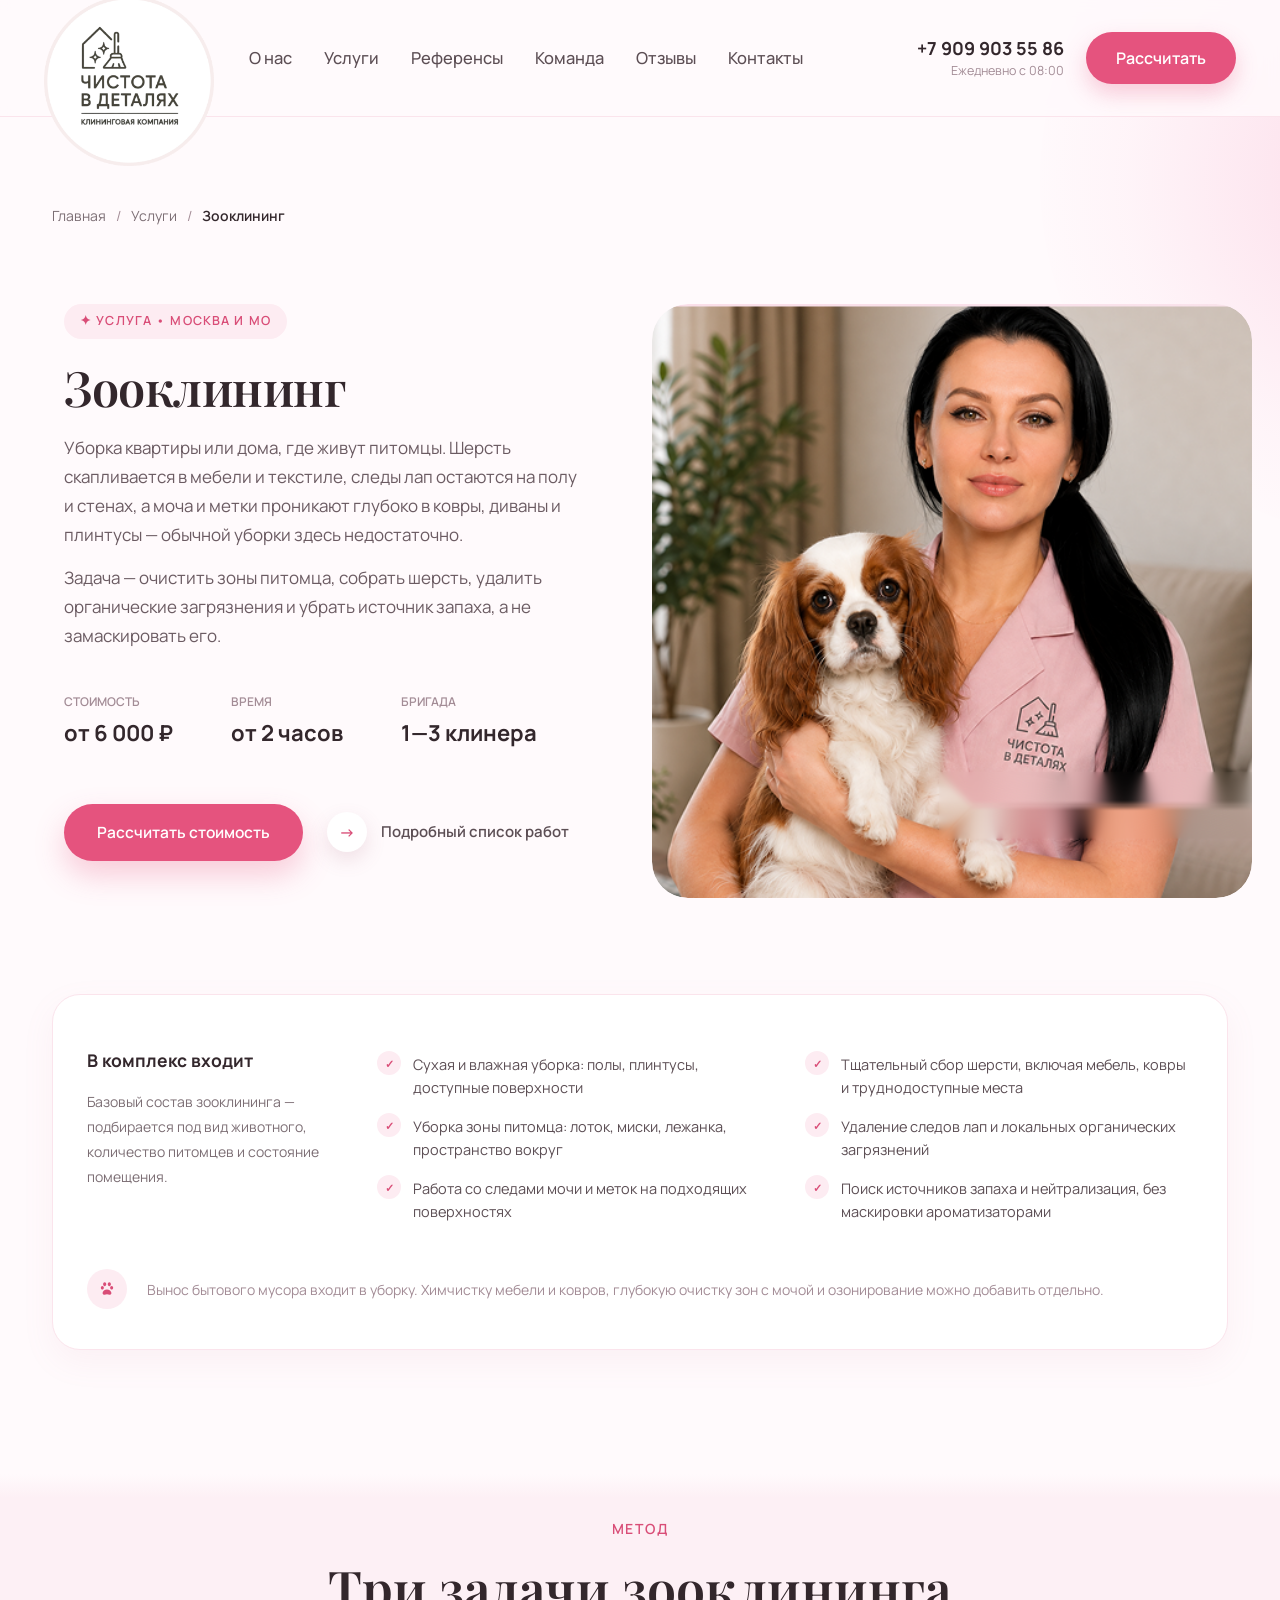
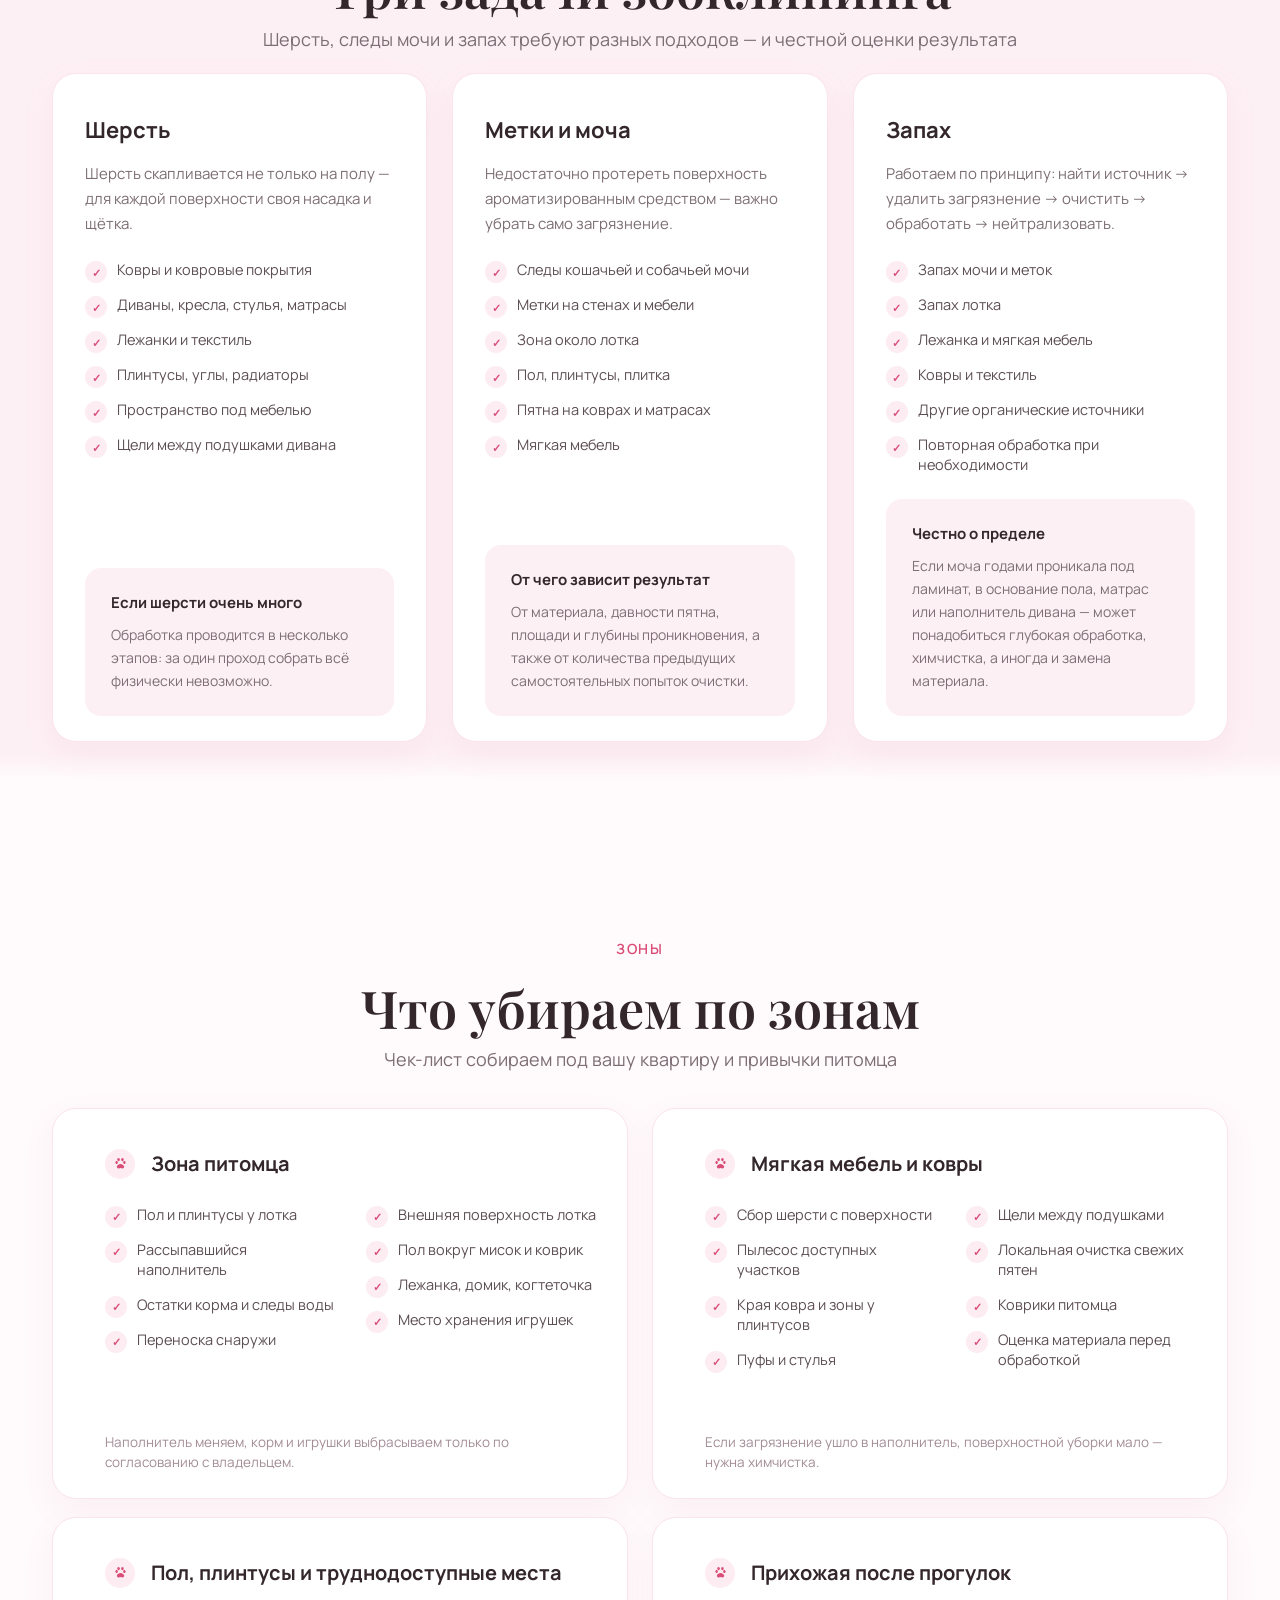
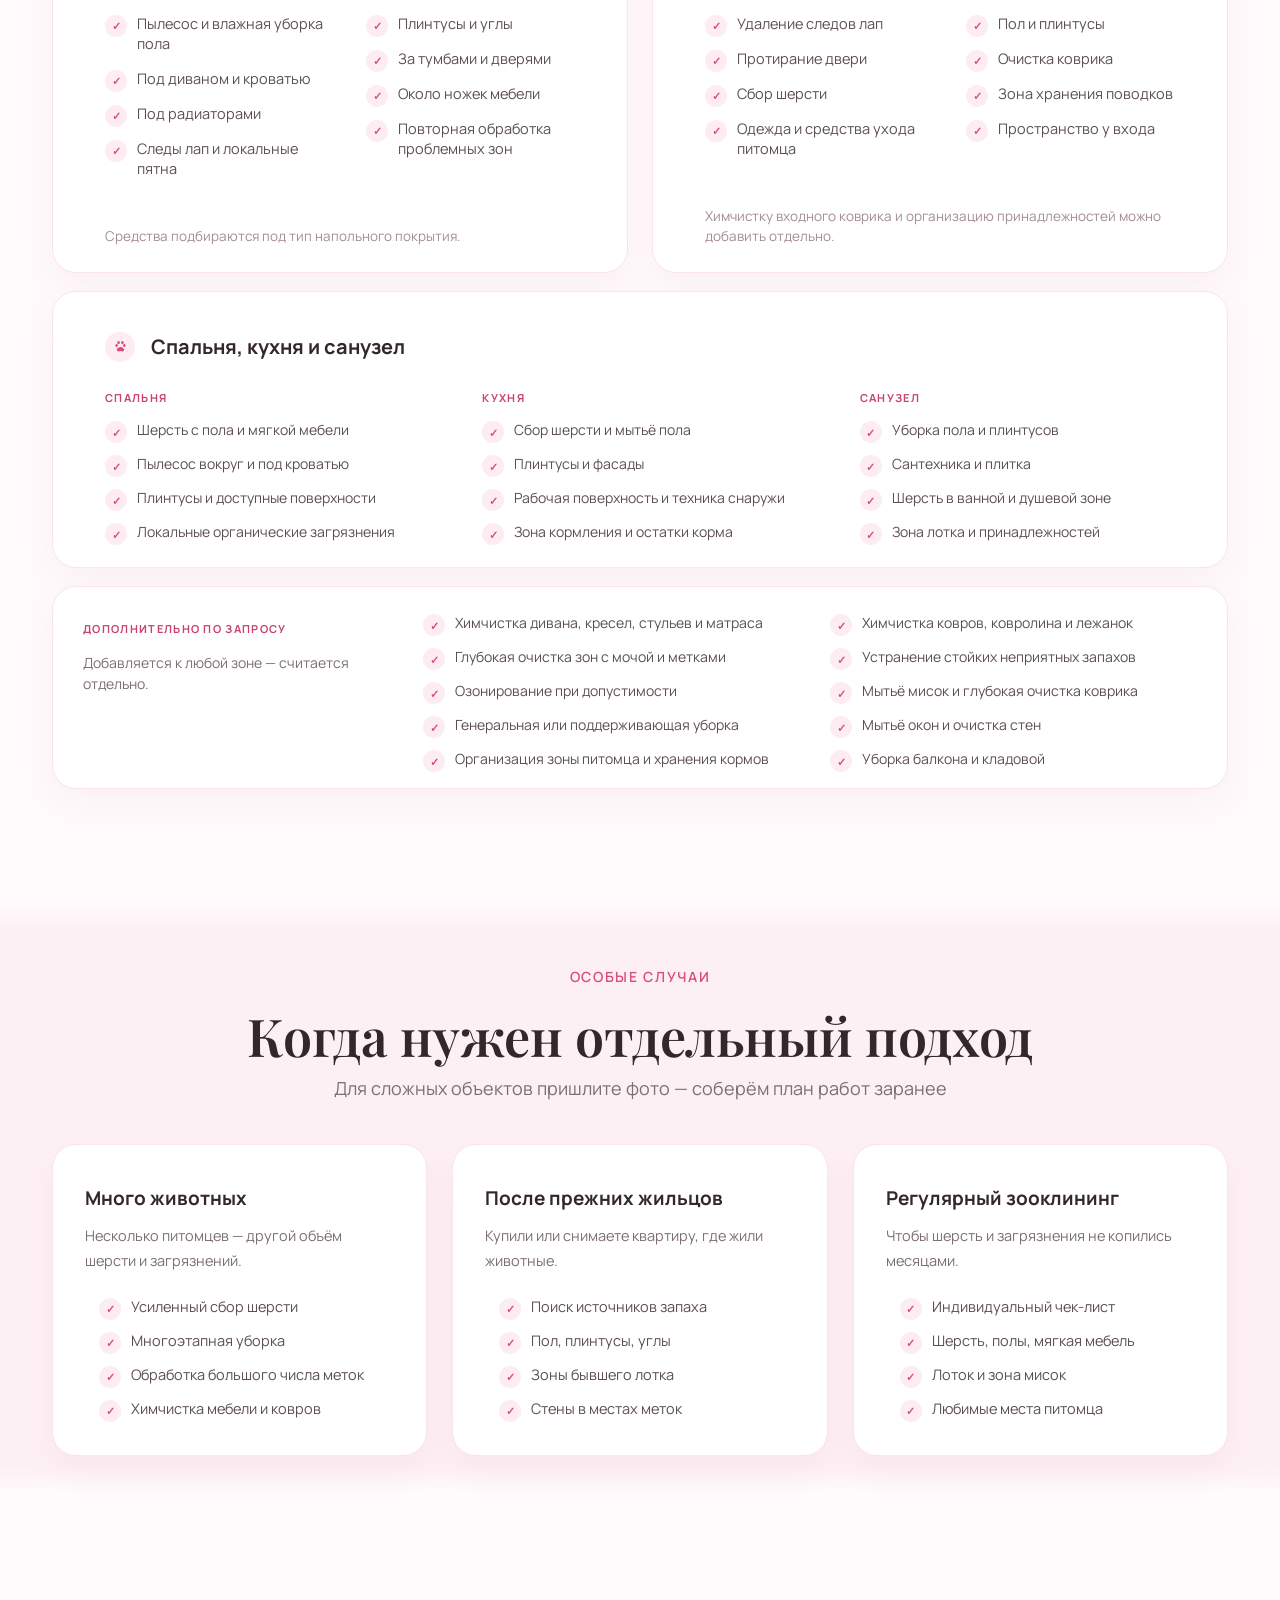
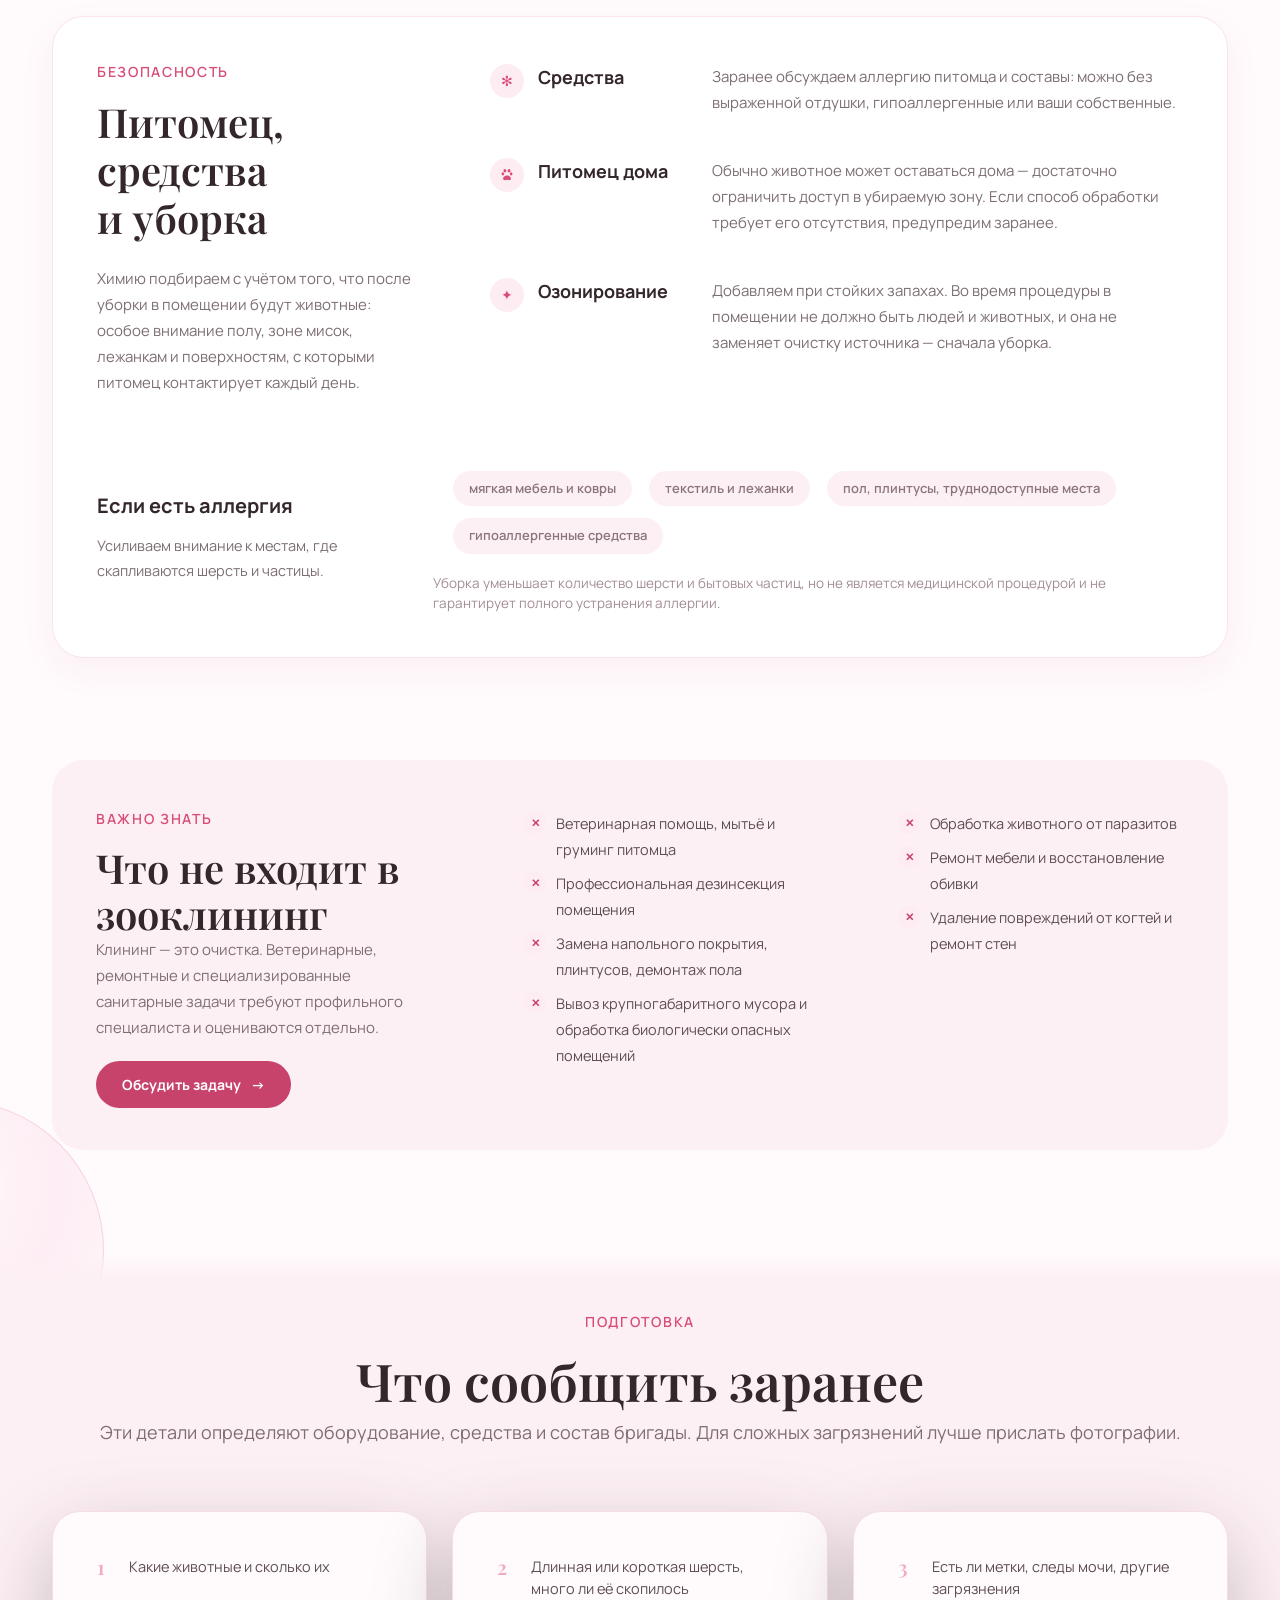
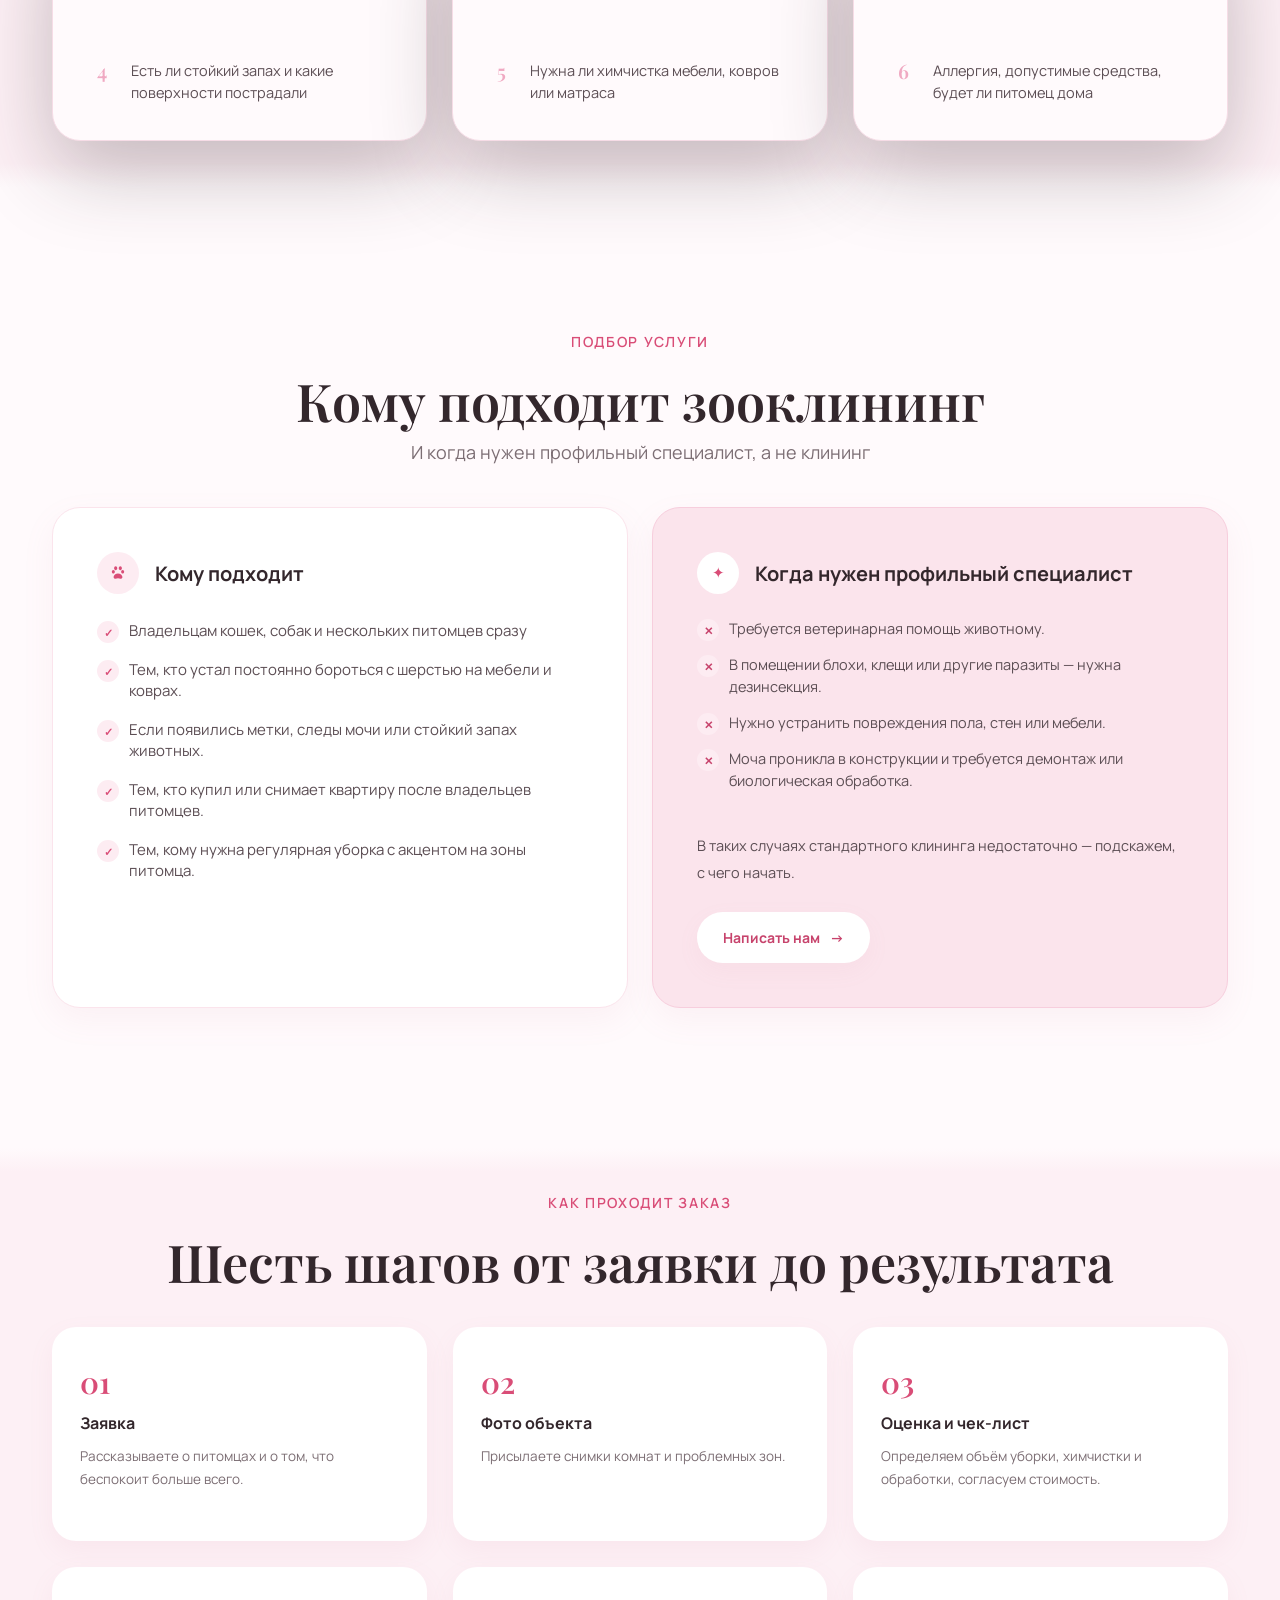
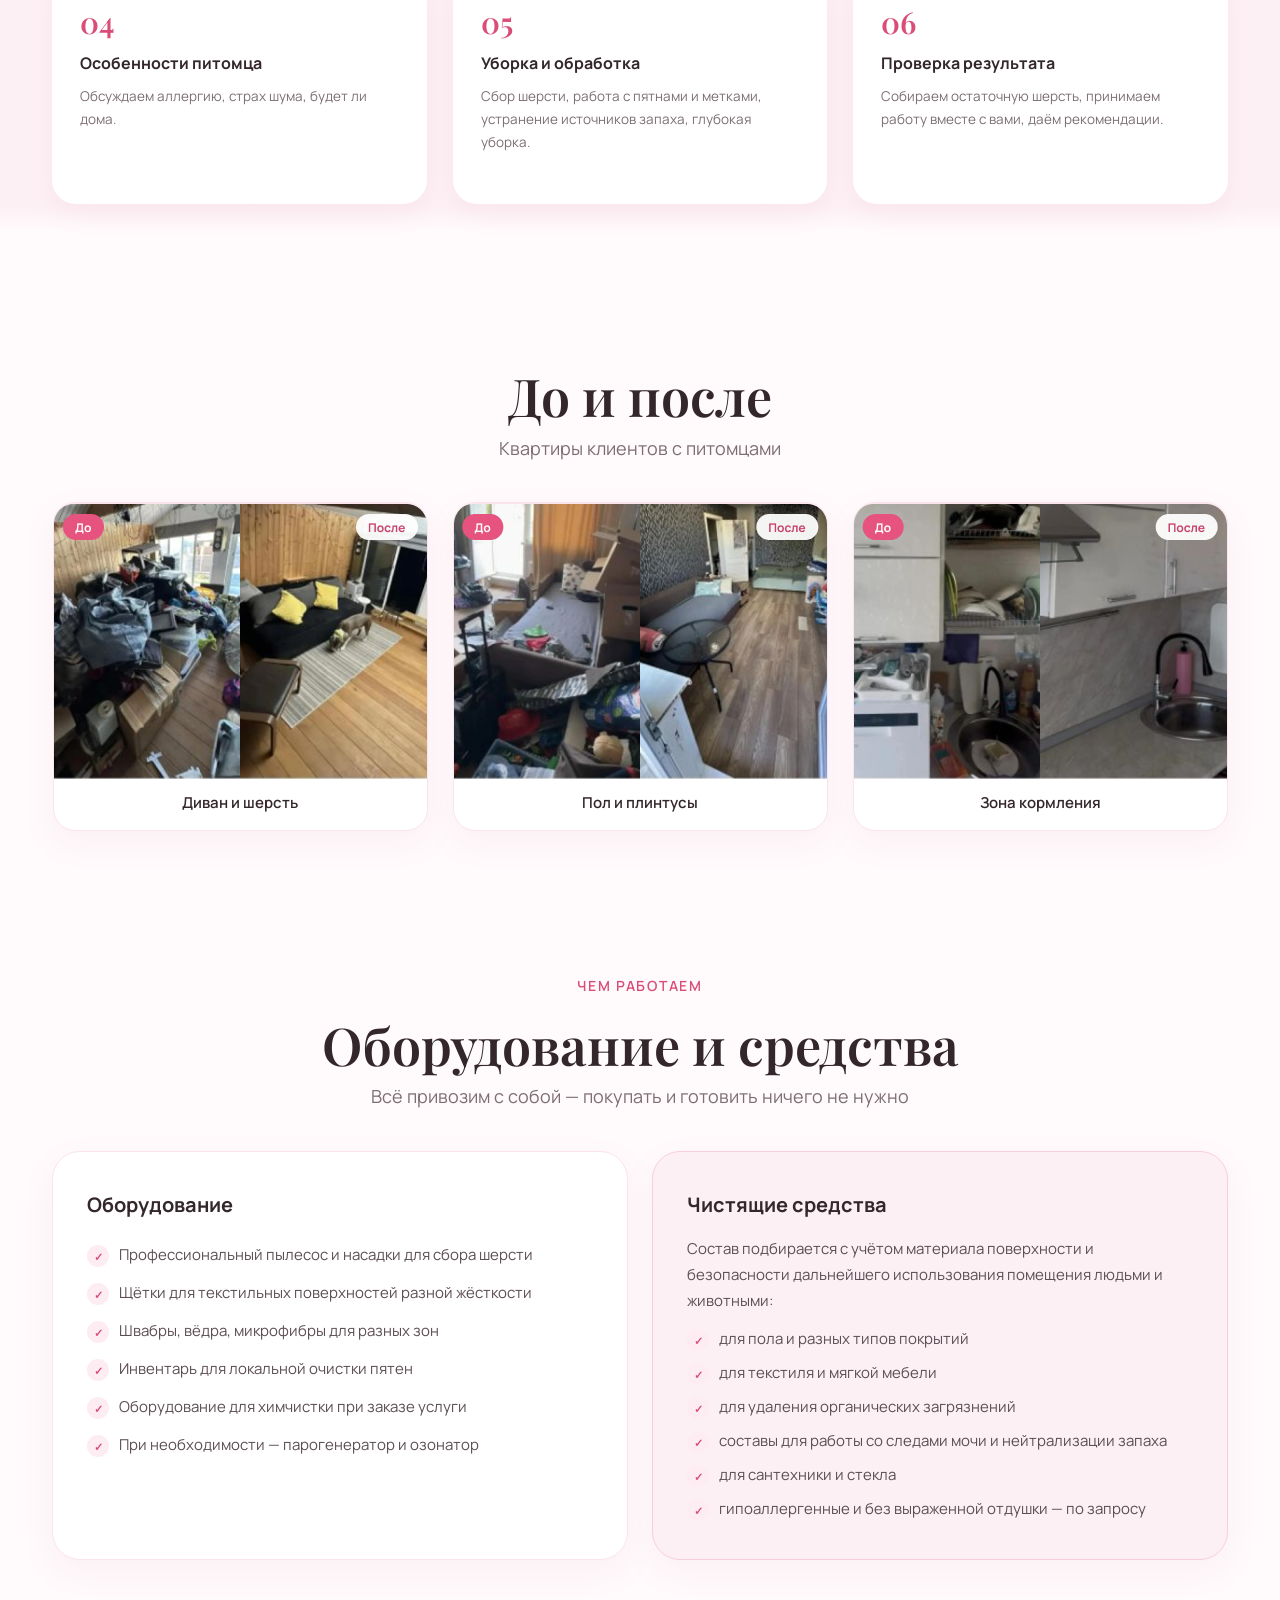
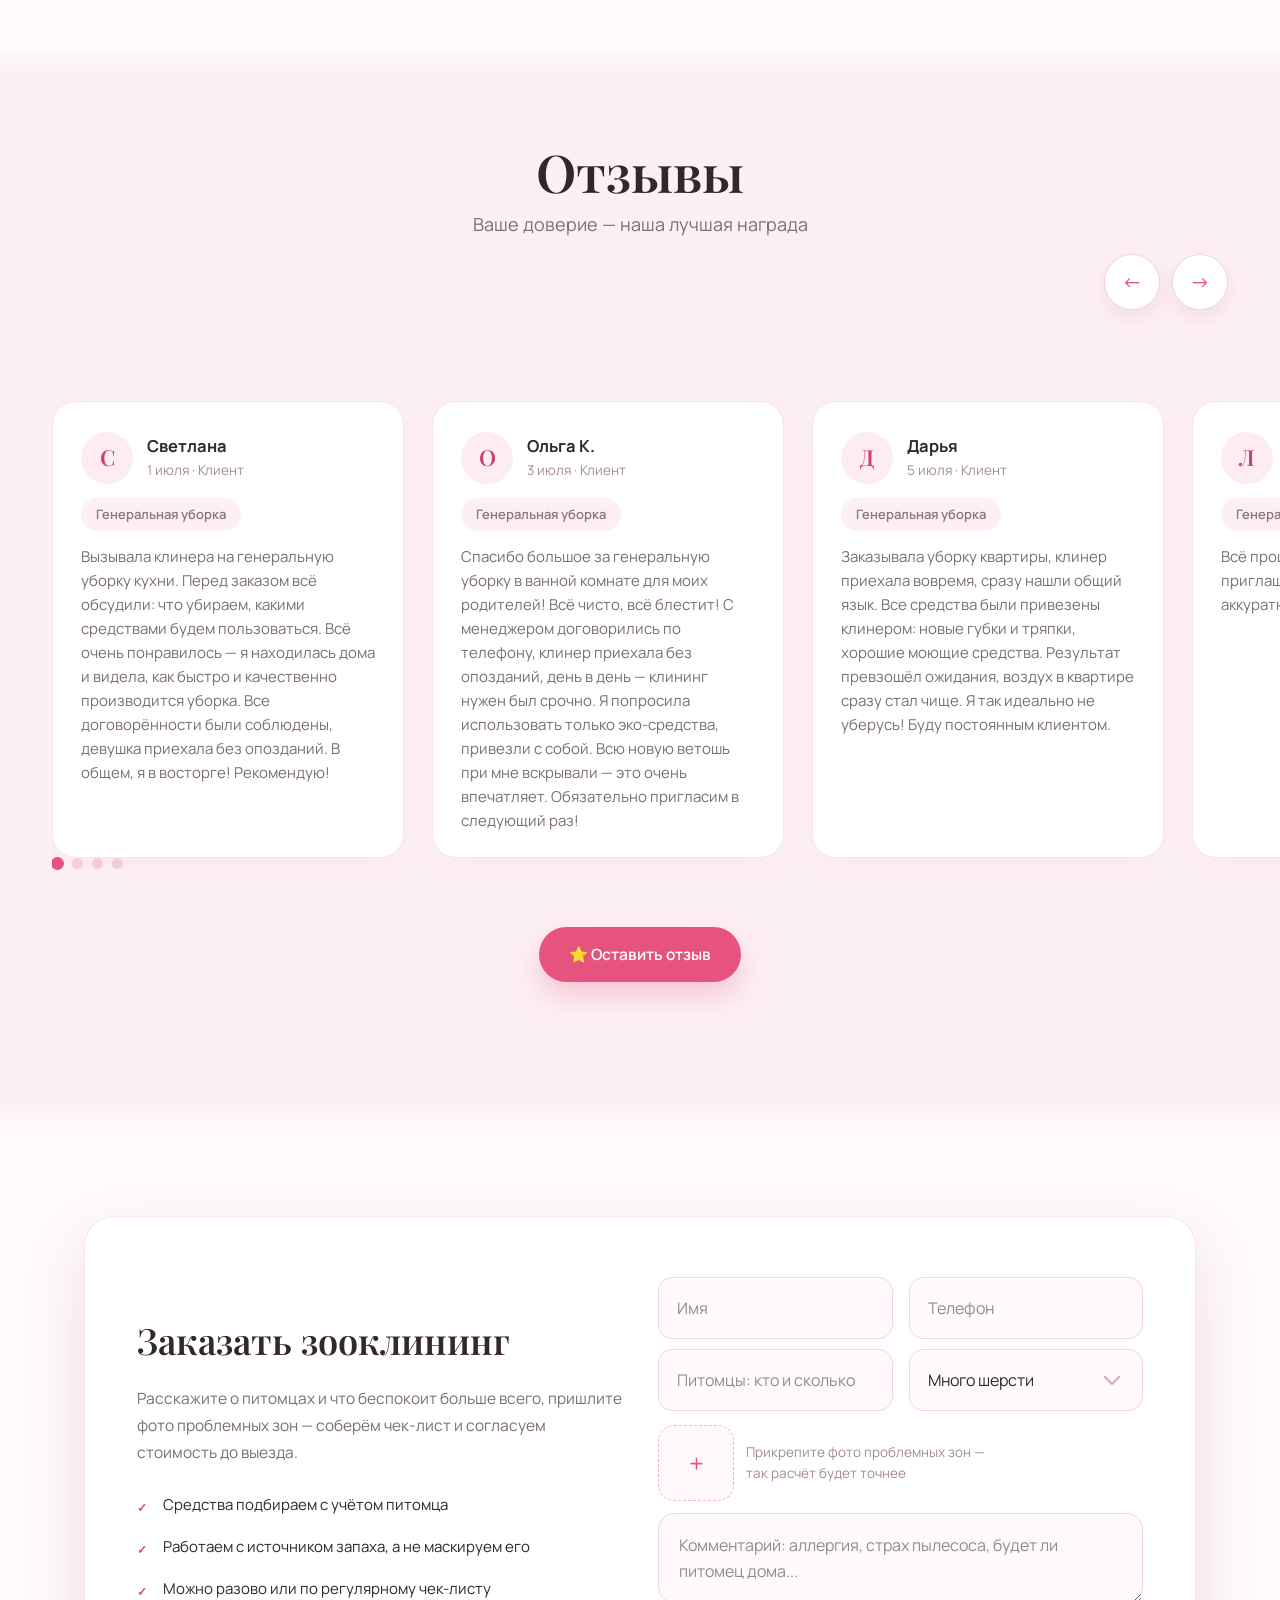
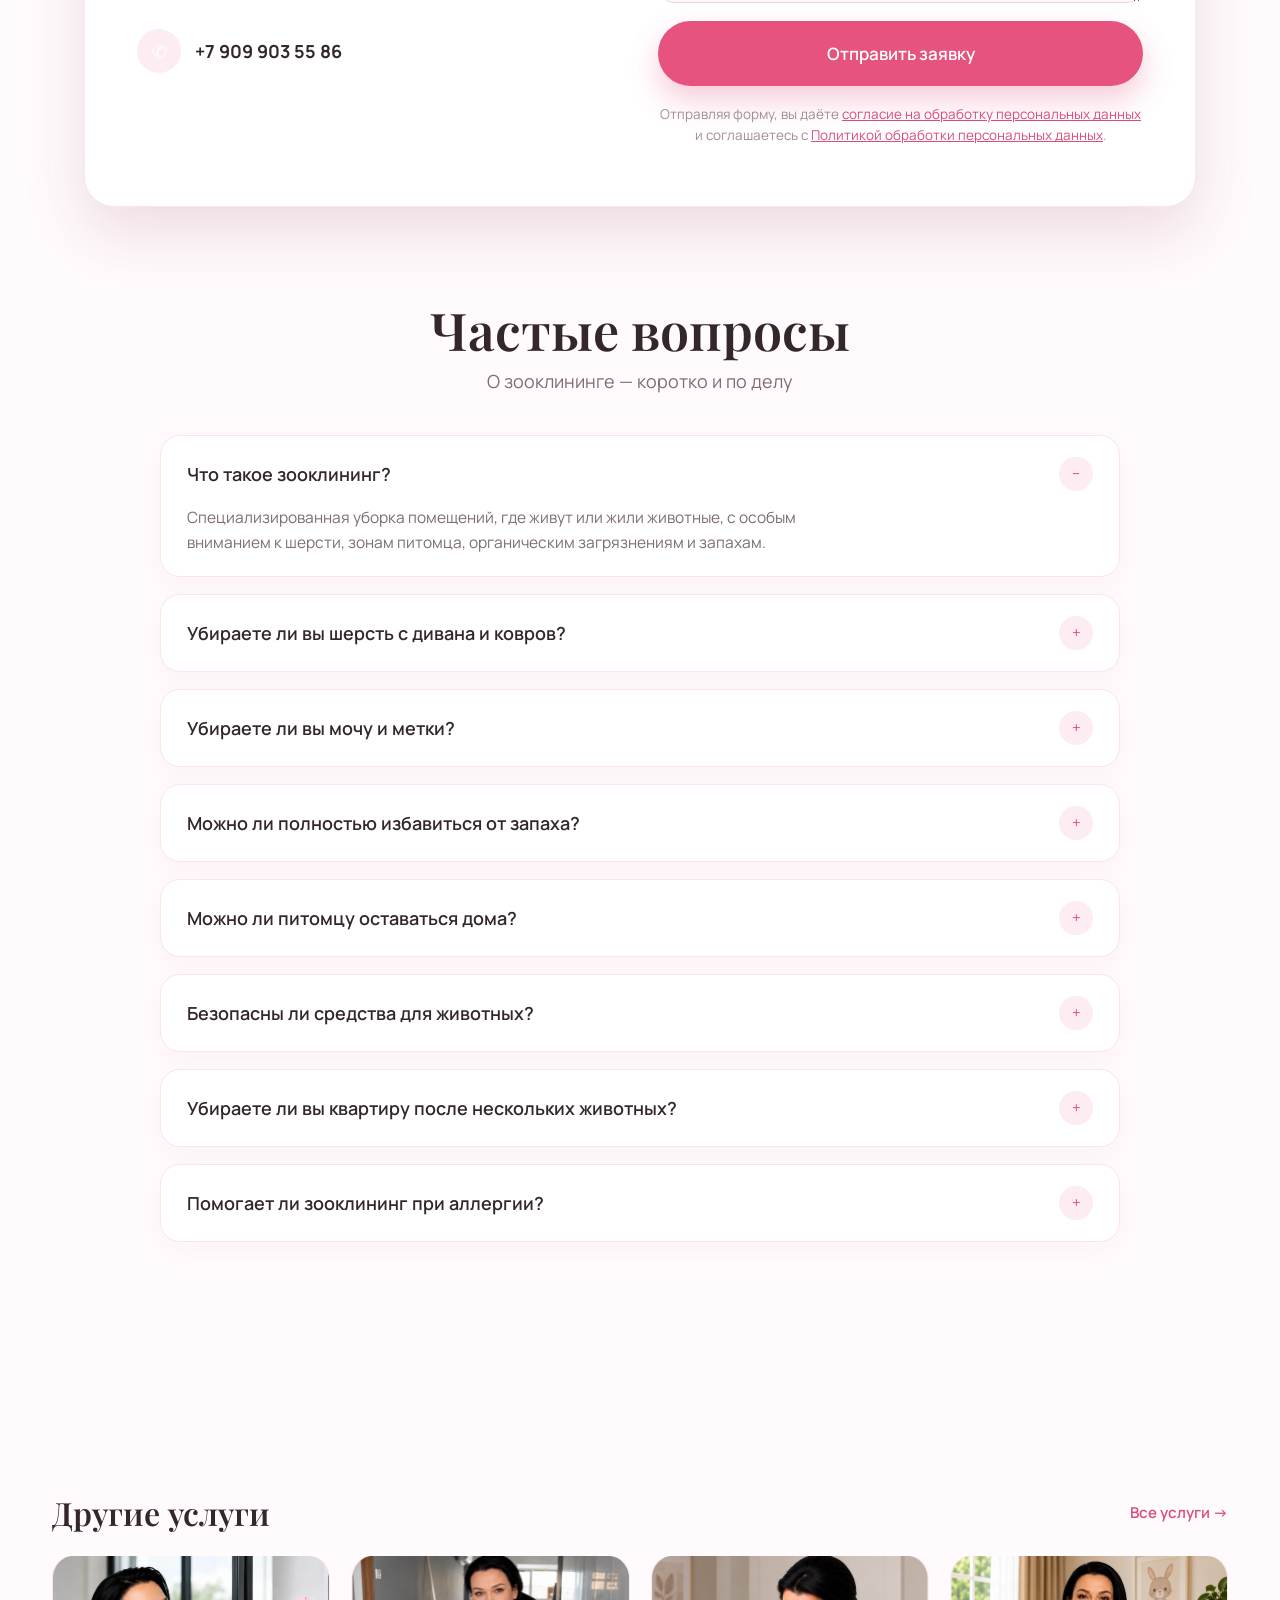
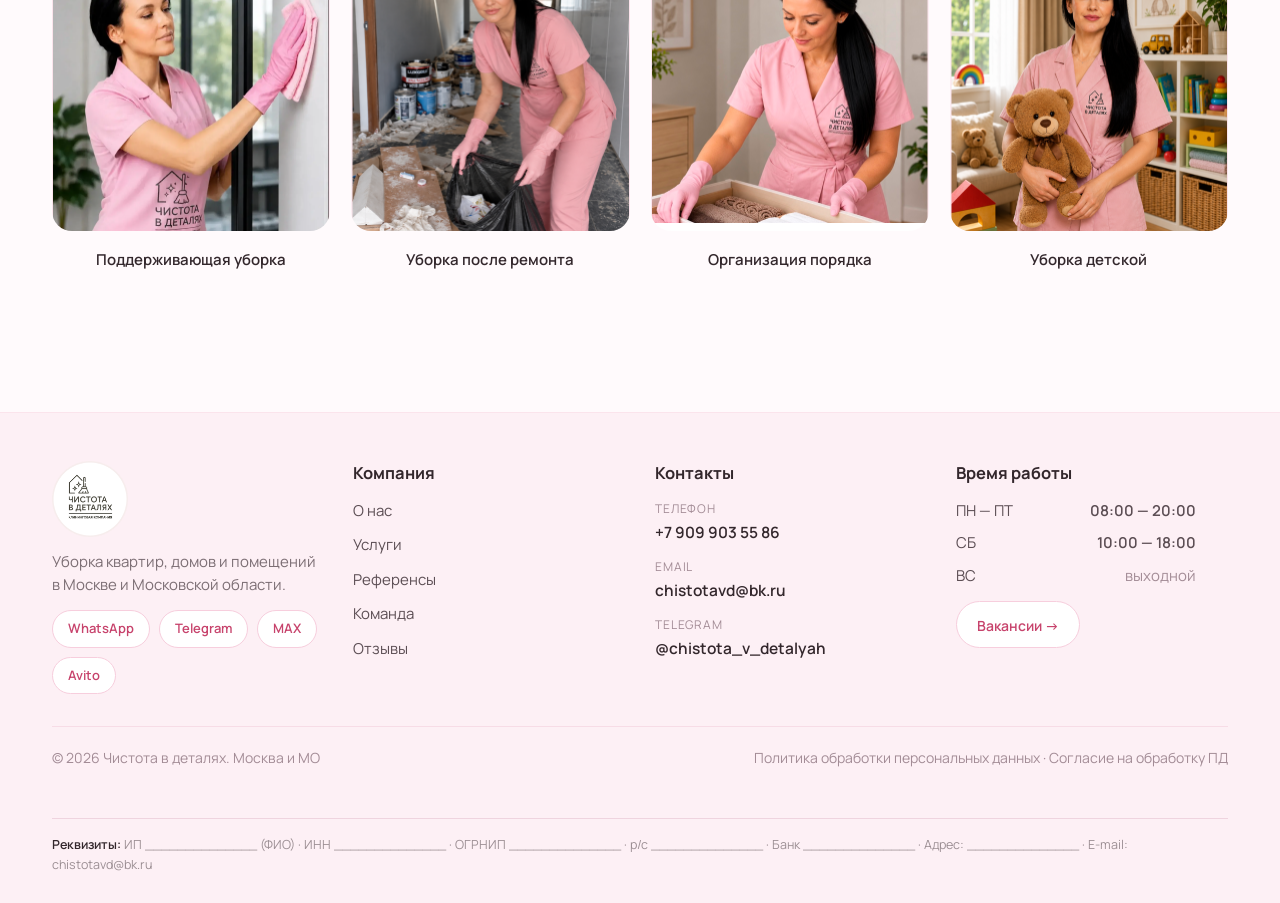
<file: zooklining.html>
<!DOCTYPE html>
<html lang="ru">
<head>
<meta charset="UTF-8">
<meta name="viewport" content="width=device-width, initial-scale=1.0">
<title>Зооклининг — Клининговая компания «Чистота»</title>
<meta name="description" content="Зооклининг в Москве и МО: шерсть, запахи, зоны питомцев. Безопасно для кошек и собак, гипоаллергенные средства.">
<meta property="og:type" content="website">
<meta property="og:title" content="Зооклининг — Чистота в деталях">
<meta property="og:description" content="Зооклининг в Москве и МО: шерсть, запахи, зоны питомцев. Безопасно для кошек и собак, гипоаллергенные средства.">
<meta property="og:image" content="assets/ostalnye/p10_hero.png">
<meta property="og:locale" content="ru_RU">
<link rel="preconnect" href="https://fonts.googleapis.com">
<link rel="preconnect" href="https://fonts.gstatic.com" crossorigin>
<link href="https://fonts.googleapis.com/css2?family=Manrope:wght@400;500;600;700&family=Playfair+Display:wght@600&display=swap" rel="stylesheet">
<link rel="stylesheet" href="css/style.css">
<link rel="stylesheet" href="css/pages/p10.css">
<link rel="stylesheet" href="css/mobile.css">
<link rel="stylesheet" href="css/popup.css"><link rel="stylesheet" href="css/anim.css">
</head>
<body>
<div class="page">
  <div class="blob blob1"></div>
  <div class="blob blob2"></div>
  <div class="blob blob3"></div>

  <header class="header">
    <div class="container header-in">
      <a href="index.html" class="logo"><img src="assets/ostalnye/p1_8_892.png" alt="Чистота в деталях"></a>
      <nav class="nav">
        <a href="index.html#about">О нас</a>
        <a href="index.html#services">Услуги</a>
        <a href="index.html#refs">Референсы</a>
        <a href="index.html#team">Команда</a>
        <a href="#reviews">Отзывы</a>
        <a href="#footer">Контакты</a>
      </nav>
      <div class="header-right">
        <a href="tel:+79099035586" class="header-phone">
          <b>+7 909 903 55 86</b>
          <span>Ежедневно с 08:00</span>
        </a>
        <a href="#order" class="header-cta" aria-label="Рассчитать стоимость"><svg class="cta-icon" viewBox="0 0 24 24" fill="none" aria-hidden="true"><path d="M6.62 10.79c1.44 2.83 3.76 5.14 6.59 6.59l2.2-2.2c.27-.27.67-.36 1.02-.24 1.12.37 2.33.57 3.57.57.55 0 1 .45 1 1V20c0 .55-.45 1-1 1-9.39 0-17-7.61-17-17 0-.55.45-1 1-1h3.5c.55 0 1 .45 1 1 0 1.25.2 2.45.57 3.57.11.35.03.74-.25 1.02l-2.2 2.2z" fill="#fff"/></svg><span class="cta-text">Рассчитать</span></a>
      </div>
      <button class="burger" aria-label="Меню"><span></span><span></span><span></span></button>
    </div>
  </header>

  <main>
    <nav class="crumbs">
      <div class="container"><div class="crumbs-in">
        <a href="index.html">Главная</a><span>/</span><a href="index.html#services">Услуги</a><span>/</span><b>Зооклининг</b>
      </div></div>
    </nav>

    <section class="z10-hero">
      <div class="container z10-hero-in">
        <div class="z10-hero-left">
          <span class="z10-badge">✦ УСЛУГА • МОСКВА И МО</span>
          <h1>Зооклининг</h1>
          <p class="z10-lead">Уборка квартиры или дома, где живут питомцы. Шерсть скапливается в мебели и текстиле, следы лап остаются на полу и стенах, а моча и метки проникают глубоко в ковры, диваны и плинтусы — обычной уборки здесь недостаточно.</p>
          <p class="z10-lead">Задача — очистить зоны питомца, собрать шерсть, удалить органические загрязнения и убрать источник запаха, а не замаскировать его.</p>
          <div class="z10-stats">
            <div class="z10-stat"><span>Стоимость</span><b>от 6 000 ₽</b></div>
            <div class="z10-stat"><span>Время</span><b>от 2 часов</b></div>
            <div class="z10-stat"><span>Бригада</span><b>1—3 клинера</b></div>
          </div>
          <div class="z10-cta">
            <a href="#order" class="btn btn-pink">Рассчитать стоимость</a>
            <a href="#z10-list" class="z10-link"><i>→</i>Подробный список работ</a>
          </div>
        </div>
        <div class="z10-hero-right">
          <div class="z10-hero-photo"><img loading="lazy" decoding="async" src="assets/ostalnye/p10_hero.png" alt="Зооклининг — уход за квартирой, где живут питомцы"></div>
        </div>
      </div>
    </section>

    <section class="z10-pack" id="z10-list">
      <div class="container p-in">
        <div class="pk-card">
          <div class="pk-info">
            <h3>В комплекс входит</h3>
            <p>Базовый состав зооклининга — подбирается под вид животного, количество питомцев и состояние помещения.</p>
          </div>
          <ul class="ck2-list pk-list">
            <li><i>✓</i>Сухая и влажная уборка: полы, плинтусы, доступные поверхности</li>
            <li><i>✓</i>Уборка зоны питомца: лоток, миски, лежанка, пространство вокруг</li>
            <li><i>✓</i>Работа со следами мочи и меток на подходящих поверхностях</li>
          </ul>
          <ul class="ck2-list pk-list">
            <li><i>✓</i>Тщательный сбор шерсти, включая мебель, ковры и труднодоступные места</li>
            <li><i>✓</i>Удаление следов лап и локальных органических загрязнений</li>
            <li><i>✓</i>Поиск источников запаха и нейтрализация, без маскировки ароматизаторами</li>
          </ul>
          <p class="pk-note"><i><svg viewBox="0 0 24 24" width="18" height="18" fill="currentColor"><path d="M12 12.6c2.9 0 5.9 2.3 5.9 4.7 0 1.4-1.1 2.5-2.5 2.5-1.3 0-2.3-.7-3.4-.7s-2.1.7-3.4.7c-1.4 0-2.5-1.1-2.5-2.5 0-2.4 3-4.7 5.9-4.7zM5.8 7.9c1.1 0 2 1.1 2 2.4s-.9 2.4-2 2.4-2-1.1-2-2.4.9-2.4 2-2.4zm12.4 0c1.1 0 2 1.1 2 2.4s-.9 2.4-2 2.4-2-1.1-2-2.4.9-2.4 2-2.4zM8.9 3c1.2 0 2.1 1.2 2.1 2.6S10.1 8.2 8.9 8.2 6.8 7 6.8 5.6 7.7 3 8.9 3zm6.2 0c1.2 0 2.1 1.2 2.1 2.6S16.3 8.2 15.1 8.2 13 7 13 5.6 13.9 3 15.1 3z"/></svg></i>Вынос бытового мусора входит в уборку. Химчистку мебели и ковров, глубокую очистку зон с мочой и озонирование можно добавить отдельно.</p>
        </div>
      </div>
    </section>

    <section class="z10-band z10-method">
      <div class="container p-in">
        <div class="sec-head">
          <span class="kicker">Метод</span>
          <h2 class="sec-title">Три задачи зооклининга</h2>
          <p class="sec-sub">Шерсть, следы мочи и запах требуют разных подходов — и честной оценки результата</p>
        </div>
        <div class="tz-grid">
          <article class="tz-card">
            <h3>Шерсть</h3>
            <p>Шерсть скапливается не только на полу — для каждой поверхности своя насадка и щётка.</p>
            <ul class="ck2-list">
              <li>Ковры и ковровые покрытия</li>
              <li>Диваны, кресла, стулья, матрасы</li>
              <li>Лежанки и текстиль</li>
              <li>Плинтусы, углы, радиаторы</li>
              <li>Пространство под мебелью</li>
              <li>Щели между подушками дивана</li>
            </ul>
            <div class="tz-box">
              <div class="tz-box-in">
                <h4>Если шерсти очень много</h4>
                <p>Обработка проводится в несколько этапов: за один проход собрать всё физически невозможно.</p>
              </div>
            </div>
          </article>
          <article class="tz-card">
            <h3>Метки и моча</h3>
            <p>Недостаточно протереть поверхность ароматизированным средством — важно убрать само загрязнение.</p>
            <ul class="ck2-list">
              <li>Следы кошачьей и собачьей мочи</li>
              <li>Метки на стенах и мебели</li>
              <li>Зона около лотка</li>
              <li>Пол, плинтусы, плитка</li>
              <li>Пятна на коврах и матрасах</li>
              <li>Мягкая мебель</li>
            </ul>
            <div class="tz-box">
              <div class="tz-box-in">
                <h4>От чего зависит результат</h4>
                <p>От материала, давности пятна, площади и глубины проникновения, а также от количества предыдущих самостоятельных попыток очистки.</p>
              </div>
            </div>
          </article>
          <article class="tz-card">
            <h3>Запах</h3>
            <p>Работаем по принципу: найти источник → удалить загрязнение → очистить → обработать → нейтрализовать.</p>
            <ul class="ck2-list">
              <li>Запах мочи и меток</li>
              <li>Запах лотка</li>
              <li>Лежанка и мягкая мебель</li>
              <li>Ковры и текстиль</li>
              <li>Другие органические источники</li>
              <li>Повторная обработка при необходимости</li>
            </ul>
            <div class="tz-box">
              <div class="tz-box-in">
                <h4>Честно о пределе</h4>
                <p>Если моча годами проникала под ламинат, в основание пола, матрас или наполнитель дивана — может понадобиться глубокая обработка, химчистка, а иногда и замена материала.</p>
              </div>
            </div>
          </article>
        </div>
      </div>
    </section>

    <section class="z10-zones">
      <div class="container p-in">
        <div class="sec-head">
          <span class="kicker">Зоны</span>
          <h2 class="sec-title">Что убираем по зонам</h2>
          <p class="sec-sub">Чек-лист собираем под вашу квартиру и привычки питомца</p>
        </div>
        <div class="zn-grid">
          <article class="zn-card">
            <div class="zn-head">
              <span class="zn-ic"><svg viewBox="0 0 24 24" width="15" height="15" fill="currentColor"><path d="M12 12.6c2.9 0 5.9 2.3 5.9 4.7 0 1.4-1.1 2.5-2.5 2.5-1.3 0-2.3-.7-3.4-.7s-2.1.7-3.4.7c-1.4 0-2.5-1.1-2.5-2.5 0-2.4 3-4.7 5.9-4.7zM5.8 7.9c1.1 0 2 1.1 2 2.4s-.9 2.4-2 2.4-2-1.1-2-2.4.9-2.4 2-2.4zm12.4 0c1.1 0 2 1.1 2 2.4s-.9 2.4-2 2.4-2-1.1-2-2.4.9-2.4 2-2.4zM8.9 3c1.2 0 2.1 1.2 2.1 2.6S10.1 8.2 8.9 8.2 6.8 7 6.8 5.6 7.7 3 8.9 3zm6.2 0c1.2 0 2.1 1.2 2.1 2.6S16.3 8.2 15.1 8.2 13 7 13 5.6 13.9 3 15.1 3z"/></svg></span>
              <h3>Зона питомца</h3>
            </div>
            <div class="zn-cols">
              <ul class="ck2-list">
                <li>Пол и плинтусы у лотка</li>
                <li>Рассыпавшийся наполнитель</li>
                <li>Остатки корма и следы воды</li>
                <li>Переноска снаружи</li>
              </ul>
              <ul class="ck2-list">
                <li>Внешняя поверхность лотка</li>
                <li>Пол вокруг мисок и коврик</li>
                <li>Лежанка, домик, когтеточка</li>
                <li>Место хранения игрушек</li>
              </ul>
            </div>
            <p class="zn-note">Наполнитель меняем, корм и игрушки выбрасываем только по согласованию с владельцем.</p>
          </article>
          <article class="zn-card">
            <div class="zn-head">
              <span class="zn-ic"><svg viewBox="0 0 24 24" width="15" height="15" fill="currentColor"><path d="M12 12.6c2.9 0 5.9 2.3 5.9 4.7 0 1.4-1.1 2.5-2.5 2.5-1.3 0-2.3-.7-3.4-.7s-2.1.7-3.4.7c-1.4 0-2.5-1.1-2.5-2.5 0-2.4 3-4.7 5.9-4.7zM5.8 7.9c1.1 0 2 1.1 2 2.4s-.9 2.4-2 2.4-2-1.1-2-2.4.9-2.4 2-2.4zm12.4 0c1.1 0 2 1.1 2 2.4s-.9 2.4-2 2.4-2-1.1-2-2.4.9-2.4 2-2.4zM8.9 3c1.2 0 2.1 1.2 2.1 2.6S10.1 8.2 8.9 8.2 6.8 7 6.8 5.6 7.7 3 8.9 3zm6.2 0c1.2 0 2.1 1.2 2.1 2.6S16.3 8.2 15.1 8.2 13 7 13 5.6 13.9 3 15.1 3z"/></svg></span>
              <h3>Мягкая мебель и ковры</h3>
            </div>
            <div class="zn-cols">
              <ul class="ck2-list">
                <li>Сбор шерсти с поверхности</li>
                <li>Пылесос доступных участков</li>
                <li>Края ковра и зоны у плинтусов</li>
                <li>Пуфы и стулья</li>
              </ul>
              <ul class="ck2-list">
                <li>Щели между подушками</li>
                <li>Локальная очистка свежих пятен</li>
                <li>Коврики питомца</li>
                <li>Оценка материала перед обработкой</li>
              </ul>
            </div>
            <p class="zn-note">Если загрязнение ушло в наполнитель, поверхностной уборки мало — нужна химчистка.</p>
          </article>
          <article class="zn-card">
            <div class="zn-head">
              <span class="zn-ic"><svg viewBox="0 0 24 24" width="15" height="15" fill="currentColor"><path d="M12 12.6c2.9 0 5.9 2.3 5.9 4.7 0 1.4-1.1 2.5-2.5 2.5-1.3 0-2.3-.7-3.4-.7s-2.1.7-3.4.7c-1.4 0-2.5-1.1-2.5-2.5 0-2.4 3-4.7 5.9-4.7zM5.8 7.9c1.1 0 2 1.1 2 2.4s-.9 2.4-2 2.4-2-1.1-2-2.4.9-2.4 2-2.4zm12.4 0c1.1 0 2 1.1 2 2.4s-.9 2.4-2 2.4-2-1.1-2-2.4.9-2.4 2-2.4zM8.9 3c1.2 0 2.1 1.2 2.1 2.6S10.1 8.2 8.9 8.2 6.8 7 6.8 5.6 7.7 3 8.9 3zm6.2 0c1.2 0 2.1 1.2 2.1 2.6S16.3 8.2 15.1 8.2 13 7 13 5.6 13.9 3 15.1 3z"/></svg></span>
              <h3>Пол, плинтусы и труднодоступные места</h3>
            </div>
            <div class="zn-cols">
              <ul class="ck2-list">
                <li>Пылесос и влажная уборка пола</li>
                <li>Под диваном и кроватью</li>
                <li>Под радиаторами</li>
                <li>Следы лап и локальные пятна</li>
              </ul>
              <ul class="ck2-list">
                <li>Плинтусы и углы</li>
                <li>За тумбами и дверями</li>
                <li>Около ножек мебели</li>
                <li>Повторная обработка проблемных зон</li>
              </ul>
            </div>
            <p class="zn-note">Средства подбираются под тип напольного покрытия.</p>
          </article>
          <article class="zn-card">
            <div class="zn-head">
              <span class="zn-ic"><svg viewBox="0 0 24 24" width="15" height="15" fill="currentColor"><path d="M12 12.6c2.9 0 5.9 2.3 5.9 4.7 0 1.4-1.1 2.5-2.5 2.5-1.3 0-2.3-.7-3.4-.7s-2.1.7-3.4.7c-1.4 0-2.5-1.1-2.5-2.5 0-2.4 3-4.7 5.9-4.7zM5.8 7.9c1.1 0 2 1.1 2 2.4s-.9 2.4-2 2.4-2-1.1-2-2.4.9-2.4 2-2.4zm12.4 0c1.1 0 2 1.1 2 2.4s-.9 2.4-2 2.4-2-1.1-2-2.4.9-2.4 2-2.4zM8.9 3c1.2 0 2.1 1.2 2.1 2.6S10.1 8.2 8.9 8.2 6.8 7 6.8 5.6 7.7 3 8.9 3zm6.2 0c1.2 0 2.1 1.2 2.1 2.6S16.3 8.2 15.1 8.2 13 7 13 5.6 13.9 3 15.1 3z"/></svg></span>
              <h3>Прихожая после прогулок</h3>
            </div>
            <div class="zn-cols">
              <ul class="ck2-list">
                <li>Удаление следов лап</li>
                <li>Протирание двери</li>
                <li>Сбор шерсти</li>
                <li>Одежда и средства ухода питомца</li>
              </ul>
              <ul class="ck2-list">
                <li>Пол и плинтусы</li>
                <li>Очистка коврика</li>
                <li>Зона хранения поводков</li>
                <li>Пространство у входа</li>
              </ul>
            </div>
            <p class="zn-note">Химчистку входного коврика и организацию принадлежностей можно добавить отдельно.</p>
          </article>
          <article class="zn-card wide">
            <div class="zn-head">
              <span class="zn-ic"><svg viewBox="0 0 24 24" width="15" height="15" fill="currentColor"><path d="M12 12.6c2.9 0 5.9 2.3 5.9 4.7 0 1.4-1.1 2.5-2.5 2.5-1.3 0-2.3-.7-3.4-.7s-2.1.7-3.4.7c-1.4 0-2.5-1.1-2.5-2.5 0-2.4 3-4.7 5.9-4.7zM5.8 7.9c1.1 0 2 1.1 2 2.4s-.9 2.4-2 2.4-2-1.1-2-2.4.9-2.4 2-2.4zm12.4 0c1.1 0 2 1.1 2 2.4s-.9 2.4-2 2.4-2-1.1-2-2.4.9-2.4 2-2.4zM8.9 3c1.2 0 2.1 1.2 2.1 2.6S10.1 8.2 8.9 8.2 6.8 7 6.8 5.6 7.7 3 8.9 3zm6.2 0c1.2 0 2.1 1.2 2.1 2.6S16.3 8.2 15.1 8.2 13 7 13 5.6 13.9 3 15.1 3z"/></svg></span>
              <h3>Спальня, кухня и санузел</h3>
            </div>
            <div class="zn-sub3">
              <div>
                <span class="zn-label">Спальня</span>
                <ul class="ck2-list">
                  <li>Шерсть с пола и мягкой мебели</li>
                  <li>Пылесос вокруг и под кроватью</li>
                  <li>Плинтусы и доступные поверхности</li>
                  <li>Локальные органические загрязнения</li>
                </ul>
              </div>
              <div>
                <span class="zn-label">Кухня</span>
                <ul class="ck2-list">
                  <li>Сбор шерсти и мытьё пола</li>
                  <li>Плинтусы и фасады</li>
                  <li>Рабочая поверхность и техника снаружи</li>
                  <li>Зона кормления и остатки корма</li>
                </ul>
              </div>
              <div>
                <span class="zn-label">Санузел</span>
                <ul class="ck2-list">
                  <li>Уборка пола и плинтусов</li>
                  <li>Сантехника и плитка</li>
                  <li>Шерсть в ванной и душевой зоне</li>
                  <li>Зона лотка и принадлежностей</li>
                </ul>
              </div>
            </div>
          </article>
          <article class="zn-card wide zn-dop">
            <div class="zn-dop-left">
              <span class="zn-label">Дополнительно по запросу</span>
              <p>Добавляется к любой зоне — считается отдельно.</p>
            </div>
            <ul class="ck2-list">
              <li>Химчистка дивана, кресел, стульев и матраса</li>
              <li>Глубокая очистка зон с мочой и метками</li>
              <li>Озонирование при допустимости</li>
              <li>Генеральная или поддерживающая уборка</li>
              <li>Организация зоны питомца и хранения кормов</li>
            </ul>
            <ul class="ck2-list">
              <li>Химчистка ковров, ковролина и лежанок</li>
              <li>Устранение стойких неприятных запахов</li>
              <li>Мытьё мисок и глубокая очистка коврика</li>
              <li>Мытьё окон и очистка стен</li>
              <li>Уборка балкона и кладовой</li>
            </ul>
          </article>
        </div>
      </div>
    </section>

    <section class="z10-band z10-osob">
      <div class="container p-in">
        <div class="sec-head">
          <span class="kicker">Особые случаи</span>
          <h2 class="sec-title">Когда нужен отдельный подход</h2>
          <p class="sec-sub">Для сложных объектов пришлите фото — соберём план работ заранее</p>
        </div>
        <div class="os-grid">
          <article class="os-card">
            <h3>Много животных</h3>
            <p>Несколько питомцев — другой объём шерсти и загрязнений.</p>
            <ul class="os-list">
              <li>Усиленный сбор шерсти</li>
              <li>Многоэтапная уборка</li>
              <li>Обработка большого числа меток</li>
              <li>Химчистка мебели и ковров</li>
            </ul>
          </article>
          <article class="os-card">
            <h3>После прежних жильцов</h3>
            <p>Купили или снимаете квартиру, где жили животные.</p>
            <ul class="os-list">
              <li>Поиск источников запаха</li>
              <li>Пол, плинтусы, углы</li>
              <li>Зоны бывшего лотка</li>
              <li>Стены в местах меток</li>
            </ul>
          </article>
          <article class="os-card">
            <h3>Регулярный зооклининг</h3>
            <p>Чтобы шерсть и загрязнения не копились месяцами.</p>
            <ul class="os-list">
              <li>Индивидуальный чек-лист</li>
              <li>Шерсть, полы, мягкая мебель</li>
              <li>Лоток и зона мисок</li>
              <li>Любимые места питомца</li>
            </ul>
          </article>
        </div>
      </div>
    </section>

    <section class="z10-safety">
      <div class="container p-in">
        <div class="sf-card">
          <div class="sf-top">
            <div class="sf-left">
              <span class="kicker sf-kicker">Безопасность</span>
              <h2>Питомец, средства<br>и уборка</h2>
              <p class="sf-lead">Химию подбираем с учётом того, что после уборки в помещении будут животные: особое внимание полу, зоне мисок, лежанкам и поверхностям, с которыми питомец контактирует каждый день.</p>
            </div>
            <div class="sf-rows">
              <div class="sf-row">
                <i>✻</i>
                <b>Средства</b>
                <p>Заранее обсуждаем аллергию питомца и составы: можно без выраженной отдушки, гипоаллергенные или ваши собственные.</p>
              </div>
              <div class="sf-row">
                <i><svg viewBox="0 0 24 24" width="16" height="16" fill="currentColor"><path d="M12 12.6c2.9 0 5.9 2.3 5.9 4.7 0 1.4-1.1 2.5-2.5 2.5-1.3 0-2.3-.7-3.4-.7s-2.1.7-3.4.7c-1.4 0-2.5-1.1-2.5-2.5 0-2.4 3-4.7 5.9-4.7zM5.8 7.9c1.1 0 2 1.1 2 2.4s-.9 2.4-2 2.4-2-1.1-2-2.4.9-2.4 2-2.4zm12.4 0c1.1 0 2 1.1 2 2.4s-.9 2.4-2 2.4-2-1.1-2-2.4.9-2.4 2-2.4zM8.9 3c1.2 0 2.1 1.2 2.1 2.6S10.1 8.2 8.9 8.2 6.8 7 6.8 5.6 7.7 3 8.9 3zm6.2 0c1.2 0 2.1 1.2 2.1 2.6S16.3 8.2 15.1 8.2 13 7 13 5.6 13.9 3 15.1 3z"/></svg></i>
                <b>Питомец дома</b>
                <p>Обычно животное может оставаться дома — достаточно ограничить доступ в убираемую зону. Если способ обработки требует его отсутствия, предупредим заранее.</p>
              </div>
              <div class="sf-row">
                <i>✦</i>
                <b>Озонирование</b>
                <p>Добавляем при стойких запахах. Во время процедуры в помещении не должно быть людей и животных, и она не заменяет очистку источника — сначала уборка.</p>
              </div>
            </div>
          </div>
          <div class="sf-bottom">
            <div class="sf-al">
              <h4>Если есть аллергия</h4>
              <p>Усиливаем внимание к местам, где скапливаются шерсть и частицы.</p>
            </div>
            <div>
              <div class="sf-pills">
                <span>мягкая мебель и ковры</span>
                <span>текстиль и лежанки</span>
                <span>пол, плинтусы, труднодоступные места</span>
                <span>гипоаллергенные средства</span>
              </div>
              <p class="sf-disclaimer">Уборка уменьшает количество шерсти и бытовых частиц, но не является медицинской процедурой и не гарантирует полного устранения аллергии.</p>
            </div>
          </div>
        </div>
      </div>
    </section>

    <section class="z10-vazhno">
      <div class="container p-in">
        <div class="vz-card">
          <div class="vz-left">
            <span class="kicker">Важно знать</span>
            <h2>Что не входит в
зооклининг</h2>
            <p>Клининг — это очистка. Ветеринарные, ремонтные и специализированные санитарные задачи требуют профильного специалиста и оцениваются отдельно.</p>
            <a href="#order" class="vz-btn">Обсудить задачу <em>→</em></a>
          </div>
          <ul class="vz-list">
            <li>Ветеринарная помощь, мытьё и груминг питомца</li>
            <li>Профессиональная дезинсекция помещения</li>
            <li>Замена напольного покрытия, плинтусов, демонтаж пола</li>
            <li>Вывоз крупногабаритного мусора и обработка биологически опасных помещений</li>
          </ul>
          <ul class="vz-list">
            <li>Обработка животного от паразитов</li>
            <li>Ремонт мебели и восстановление обивки</li>
            <li>Удаление повреждений от когтей и ремонт стен</li>
          </ul>
        </div>
      </div>
    </section>

    <section class="z10-band z10-prep">
      <div class="container p-in">
        <div class="sec-head">
          <span class="kicker">Подготовка</span>
          <h2 class="sec-title">Что сообщить заранее</h2>
          <p class="sec-sub">Эти детали определяют оборудование, средства и состав бригады. Для сложных загрязнений лучше прислать фотографии.</p>
        </div>
        <div class="pp-grid">
          <div class="pp-card">
            <div class="pp-item"><span class="pp-num">1</span><p>Какие животные и сколько их</p></div>
            <div class="pp-item"><span class="pp-num">4</span><p>Есть ли стойкий запах и какие поверхности пострадали</p></div>
          </div>
          <div class="pp-card">
            <div class="pp-item"><span class="pp-num">2</span><p>Длинная или короткая шерсть, много ли её скопилось</p></div>
            <div class="pp-item"><span class="pp-num">5</span><p>Нужна ли химчистка мебели, ковров или матраса</p></div>
          </div>
          <div class="pp-card">
            <div class="pp-item"><span class="pp-num">3</span><p>Есть ли метки, следы мочи, другие загрязнения</p></div>
            <div class="pp-item"><span class="pp-num">6</span><p>Аллергия, допустимые средства, будет ли питомец дома</p></div>
          </div>
        </div>
      </div>
    </section>

    <section class="z10-komu">
      <div class="container p-in">
        <div class="sec-head">
          <span class="kicker">Подбор услуги</span>
          <h2 class="sec-title">Кому подходит зооклининг</h2>
          <p class="sec-sub">И когда нужен профильный специалист, а не клининг</p>
        </div>
        <div class="km-grid">
          <div class="km-card">
            <div class="km-head">
              <span class="km-ic"><svg viewBox="0 0 24 24" width="18" height="18" fill="currentColor"><path d="M12 12.6c2.9 0 5.9 2.3 5.9 4.7 0 1.4-1.1 2.5-2.5 2.5-1.3 0-2.3-.7-3.4-.7s-2.1.7-3.4.7c-1.4 0-2.5-1.1-2.5-2.5 0-2.4 3-4.7 5.9-4.7zM5.8 7.9c1.1 0 2 1.1 2 2.4s-.9 2.4-2 2.4-2-1.1-2-2.4.9-2.4 2-2.4zm12.4 0c1.1 0 2 1.1 2 2.4s-.9 2.4-2 2.4-2-1.1-2-2.4.9-2.4 2-2.4zM8.9 3c1.2 0 2.1 1.2 2.1 2.6S10.1 8.2 8.9 8.2 6.8 7 6.8 5.6 7.7 3 8.9 3zm6.2 0c1.2 0 2.1 1.2 2.1 2.6S16.3 8.2 15.1 8.2 13 7 13 5.6 13.9 3 15.1 3z"/></svg></span>
              <h3>Кому подходит</h3>
            </div>
            <ul class="ck2-list">
              <li>Владельцам кошек, собак и нескольких питомцев сразу</li>
              <li>Тем, кто устал постоянно бороться с шерстью на мебели и коврах.</li>
              <li>Если появились метки, следы мочи или стойкий запах животных.</li>
              <li>Тем, кто купил или снимает квартиру после владельцев питомцев.</li>
              <li>Тем, кому нужна регулярная уборка с акцентом на зоны питомца.</li>
            </ul>
          </div>
          <div class="km-card km-pink">
            <div class="km-head">
              <span class="km-ic">✦</span>
              <h3>Когда нужен профильный специалист</h3>
            </div>
            <ul class="km-list">
              <li>Требуется ветеринарная помощь животному.</li>
              <li>В помещении блохи, клещи или другие паразиты — нужна дезинсекция.</li>
              <li>Нужно устранить повреждения пола, стен или мебели.</li>
              <li>Моча проникла в конструкции и требуется демонтаж или биологическая обработка.</li>
            </ul>
            <p class="km-note">В таких случаях стандартного клининга недостаточно — подскажем, с чего начать.</p>
            <a href="#footer" class="km-btn">Написать нам <em>→</em></a>
          </div>
        </div>
      </div>
    </section>

    <section class="z10-band z10-steps">
      <div class="container p-in">
        <div class="sec-head">
          <span class="kicker">Как проходит заказ</span>
          <h2 class="sec-title">Шесть шагов от заявки до результата</h2>
        </div>
        <div class="st-grid">
          <div class="st-card">
            <span class="st-num">01</span>
            <h3>Заявка</h3>
            <p>Рассказываете о питомцах и о том, что беспокоит больше всего.</p>
          </div>
          <div class="st-card">
            <span class="st-num">02</span>
            <h3>Фото объекта</h3>
            <p>Присылаете снимки комнат и проблемных зон.</p>
          </div>
          <div class="st-card">
            <span class="st-num">03</span>
            <h3>Оценка и чек-лист</h3>
            <p>Определяем объём уборки, химчистки и обработки, согласуем стоимость.</p>
          </div>
          <div class="st-card">
            <span class="st-num">04</span>
            <h3>Особенности питомца</h3>
            <p>Обсуждаем аллергию, страх шума, будет ли дома.</p>
          </div>
          <div class="st-card">
            <span class="st-num">05</span>
            <h3>Уборка и обработка</h3>
            <p>Сбор шерсти, работа с пятнами и метками, устранение источников запаха, глубокая уборка.</p>
          </div>
          <div class="st-card">
            <span class="st-num">06</span>
            <h3>Проверка результата</h3>
            <p>Собираем остаточную шерсть, принимаем работу вместе с вами, даём рекомендации.</p>
          </div>
        </div>
      </div>
    </section>

    <section class="z10-doposle">
      <div class="container p-in">
        <div class="sec-head">
          <h2 class="sec-title">До и после</h2>
          <p class="sec-sub">Квартиры клиентов с питомцами</p>
        </div>
        <div class="dp-track">
          <article class="ref-card dp-card">
            <div class="ref-pics dp-pics">
              <img loading="lazy" decoding="async" src="assets/raboty/p10_work1a.png" alt="Диван и шерсть — до">
              <img loading="lazy" decoding="async" src="assets/raboty/p10_work1b.png" alt="Диван и шерсть — после">
            </div>
            <div class="ref-cap">Диван и шерсть</div>
          </article>
          <article class="ref-card dp-card">
            <div class="ref-pics dp-pics">
              <img loading="lazy" decoding="async" src="assets/raboty/p10_work2a.png" alt="Пол и плинтусы — до">
              <img loading="lazy" decoding="async" src="assets/raboty/p10_work2b.png" alt="Пол и плинтусы — после">
            </div>
            <div class="ref-cap">Пол и плинтусы</div>
          </article>
          <article class="ref-card dp-card">
            <div class="ref-pics dp-pics">
              <img loading="lazy" decoding="async" src="assets/raboty/p10_work3a.png" alt="Зона кормления — до">
              <img loading="lazy" decoding="async" src="assets/raboty/p10_work3b.png" alt="Зона кормления — после">
            </div>
            <div class="ref-cap">Зона кормления</div>
          </article>
        </div>
      </div>
    </section>

    <section class="z10-equip">
      <div class="container p-in">
        <div class="sec-head">
          <span class="kicker">Чем работаем</span>
          <h2 class="sec-title">Оборудование и средства</h2>
          <p class="sec-sub">Всё привозим с собой — покупать и готовить ничего не нужно</p>
        </div>
        <div class="eq-grid">
          <article class="eq-card">
            <h3>Оборудование</h3>
            <ul class="ck2-list">
              <li>Профессиональный пылесос и насадки для сбора шерсти</li>
              <li>Щётки для текстильных поверхностей разной жёсткости</li>
              <li>Швабры, вёдра, микрофибры для разных зон</li>
              <li>Инвентарь для локальной очистки пятен</li>
              <li>Оборудование для химчистки при заказе услуги</li>
              <li>При необходимости — парогенератор и озонатор</li>
            </ul>
          </article>
          <article class="eq-card eq-pink">
            <h3>Чистящие средства</h3>
            <p class="eq-intro">Состав подбирается с учётом материала поверхности и безопасности дальнейшего использования помещения людьми и животными:</p>
            <ul class="ck2-list">
              <li>для пола и разных типов покрытий</li>
              <li>для текстиля и мягкой мебели</li>
              <li>для удаления органических загрязнений</li>
              <li>составы для работы со следами мочи и нейтрализации запаха</li>
              <li>для сантехники и стекла</li>
              <li>гипоаллергенные и без выраженной отдушки — по запросу</li>
            </ul>
          </article>
        </div>
      </div>
    </section>

    <section class="z10-reviews" id="reviews">
      <div class="container reviews-in">
        <div class="rev-head">
          <div class="sec-head">
            <h2 class="sec-title">Отзывы</h2>
            <p class="sec-sub">Ваше доверие — наша лучшая награда</p>
          </div>
        </div>
        <div class="rev-track-wrap">
          <div class="rev-track" data-rev-track>
            <article class="rev-card">
              <div class="rev-top">
                <div class="rev-ava">С</div>
                <div class="rev-name"><b>Светлана</b><span>1 июля · Клиент</span></div>
              </div>
              <span class="rev-badge">Генеральная уборка</span>
              <p class="rev-text">Вызывала клинера на генеральную уборку кухни. Перед заказом всё обсудили: что убираем, какими средствами будем пользоваться. Всё очень понравилось — я находилась дома и видела, как быстро и качественно производится уборка. Все договорённости были соблюдены, девушка приехала без опозданий. В общем, я в восторге! Рекомендую!</p>
            </article>
            <article class="rev-card">
              <div class="rev-top">
                <div class="rev-ava">О</div>
                <div class="rev-name"><b>Ольга К.</b><span>3 июля · Клиент</span></div>
              </div>
              <span class="rev-badge">Генеральная уборка</span>
              <p class="rev-text">Спасибо большое за генеральную уборку в ванной комнате для моих родителей! Всё чисто, всё блестит! С менеджером договорились по телефону, клинер приехала без опозданий, день в день — клининг нужен был срочно. Я попросила использовать только эко-средства, привезли с собой. Всю новую ветошь при мне вскрывали — это очень впечатляет. Обязательно пригласим в следующий раз!</p>
            </article>
            <article class="rev-card">
              <div class="rev-top">
                <div class="rev-ava">Д</div>
                <div class="rev-name"><b>Дарья</b><span>5 июля · Клиент</span></div>
              </div>
              <span class="rev-badge">Генеральная уборка</span>
              <p class="rev-text">Заказывала уборку квартиры, клинер приехала вовремя, сразу нашли общий язык. Все средства были привезены клинером: новые губки и тряпки, хорошие моющие средства. Результат превзошёл ожидания, воздух в квартире сразу стал чище. Я так идеально не уберусь! Буду постоянным клиентом.</p>
            </article>
            <article class="rev-card">
              <div class="rev-top">
                <div class="rev-ava">Л</div>
                <div class="rev-name"><b>Лариса Зорина</b><span>7 июля · Клиент</span></div>
              </div>
              <span class="rev-badge">Генеральная уборка</span>
              <p class="rev-text">Всё прошло замечательно, девушку приглашаю не первый раз! Быстро, аккуратно, конструктивно. Спасибо!</p>
            </article>
          </div>
        </div>
        <div class="revs-bottom">
          <a href="#" class="btn btn-pink">⭐ Оставить отзыв</a>
        </div>
      </div>
    </section>

    <section class="z10-order" id="order">
      <div class="container p-in">
        <div class="order-card">
          <div class="ord-grid">
            <div class="ord-info">
              <h2>Заказать зооклининг</h2>
              <p class="ord-lead">Расскажите о питомцах и что беспокоит больше всего, пришлите фото проблемных зон — соберём чек-лист и согласуем стоимость до выезда.</p>
              <ul class="ord-list">
                <li>Средства подбираем с учётом питомца</li>
                <li>Работаем с источником запаха, а не маскируем его</li>
                <li>Можно разово или по регулярному чек-листу</li>
              </ul>
              <a href="tel:+79099035586" class="ord-phone"><i>✆</i><b>+7 909 903 55 86</b></a>
            </div>
            <div class="ord-form">
              <div class="inputs-row">
                <input class="inp" type="text" placeholder="Имя">
                <input class="inp" type="text" placeholder="Телефон">
              </div>
              <div class="inputs-row">
                <input class="inp" type="text" placeholder="Питомцы: кто и сколько">
                <div class="select">
                  <span>Много шерсти</span>
                  <svg width="24" height="24" viewBox="0 0 24 24" fill="none"><path d="M5 9l7 7 7-7" stroke="#D7A8B9" stroke-width="2" stroke-linecap="round" stroke-linejoin="round"/></svg>
                </div>
              </div>
              <div class="field">
                <div class="photo-row">
                  <button class="photo-add" type="button">+</button>
                  <span class="photo-hint">Прикрепите фото проблемных зон —<br>так расчёт будет точнее</span>
                </div>
              </div>
              <textarea class="textarea" placeholder="Комментарий: аллергия, страх пылесоса, будет ли питомец дома..."></textarea>
              <button class="order-send" type="button">Отправить заявку</button>
              <p class="order-note">Нажимая кнопку, вы соглашаетесь с политикой обработки персональных данных</p>
            </div>
          </div>
        </div>
      </div>
    </section>

    <section class="z10-faq">
      <div class="container p-in">
        <div class="sec-head">
          <h2 class="sec-title">Частые вопросы</h2>
          <p class="sec-sub">О зооклининге — коротко и по делу</p>
        </div>
        <div class="faq-list">
          <div class="faq-item open">
            <div class="faq-q"><h3>Что такое зооклининг?</h3><span class="faq-tog">−</span></div>
            <div class="faq-a">Специализированная уборка помещений, где живут или жили животные, с особым вниманием к шерсти, зонам питомца, органическим загрязнениям и запахам.</div>
          </div>
          <div class="faq-item">
            <div class="faq-q"><h3>Убираете ли вы шерсть с дивана и ковров?</h3><span class="faq-tog">+</span></div>
            <div class="faq-a">Да — для каждой поверхности своя насадка и щётка: ковры, мягкая мебель, лежанки, щели между подушками и пространство под мебелью.</div>
          </div>
          <div class="faq-item">
            <div class="faq-q"><h3>Убираете ли вы мочу и метки?</h3><span class="faq-tog">+</span></div>
            <div class="faq-a">Да, работаем со следами мочи и метками на подходящих поверхностях: убираем само загрязнение, а не маскируем запах ароматизаторами.</div>
          </div>
          <div class="faq-item">
            <div class="faq-q"><h3>Можно ли полностью избавиться от запаха?</h3><span class="faq-tog">+</span></div>
            <div class="faq-a">В большинстве случаев — да: находим источник, удаляем загрязнение и обрабатываем нейтрализатором. При глубоких многолетних загрязнениях может понадобиться химчистка.</div>
          </div>
          <div class="faq-item">
            <div class="faq-q"><h3>Можно ли питомцу оставаться дома?</h3><span class="faq-tog">+</span></div>
            <div class="faq-a">Обычно да — достаточно ограничить доступ в убираемую зону. Если способ обработки требует отсутствия животного, предупредим заранее.</div>
          </div>
          <div class="faq-item">
            <div class="faq-q"><h3>Безопасны ли средства для животных?</h3><span class="faq-tog">+</span></div>
            <div class="faq-a">Да — составы подбираем с учётом питомцев: гипоаллергенные и без выраженной отдушки, по запросу используем ваши средства.</div>
          </div>
          <div class="faq-item">
            <div class="faq-q"><h3>Убираете ли вы квартиру после нескольких животных?</h3><span class="faq-tog">+</span></div>
            <div class="faq-a">Да — объём работ, состав бригады и время рассчитываем по количеству питомцев и состоянию помещения.</div>
          </div>
          <div class="faq-item">
            <div class="faq-q"><h3>Помогает ли зооклининг при аллергии?</h3><span class="faq-tog">+</span></div>
            <div class="faq-a">Уборка уменьшает количество шерсти и бытовых частиц, но не является медицинской процедурой и не гарантирует полного устранения аллергии.</div>
          </div>
        </div>
      </div>
    </section>

    <section class="z10-strip">
    <div class="container p-in">
      <div class="z10-strip-head">
        <h2>Другие услуги</h2>
        <a href="index.html#services" class="z10-all-link">Все услуги →</a>
      </div>
      <div class="strip-grid">
      <a href="podderzhivayushchaya.html" class="strip-item">
        <img loading="lazy" decoding="async" src="assets/ostalnye/p10_serv1.png" alt="Поддерживающая уборка">
        <span>Поддерживающая уборка</span>
      </a>
      <a href="posle-remonta.html" class="strip-item">
        <img loading="lazy" decoding="async" src="assets/ostalnye/p10_serv2.png" alt="Уборка после ремонта">
        <span>Уборка после ремонта</span>
      </a>
      <a href="organizaciya-hraneniya.html" class="strip-item">
        <img loading="lazy" decoding="async" src="assets/ostalnye/p10_serv3.png" alt="Организация порядка">
        <span>Организация порядка</span>
      </a>
      <a href="uborka-detskoy.html" class="strip-item">
        <img loading="lazy" decoding="async" src="assets/ostalnye/p10_serv4.png" alt="Уборка детской">
        <span>Уборка детской</span>
      </a>
      </div>
    </div>
    </section>
  </main>

  <footer class="footer" id="footer">
    <div class="container footer-in">
      <div class="footer-cols">
        <div class="footer-col">
          <div class="footer-logo"><img loading="lazy" decoding="async" src="assets/ostalnye/p1_8_892.png" alt="Чистота в деталях"></div>
          <p class="footer-desc">Уборка квартир, домов и помещений в Москве и Московской области.</p>
          <div class="socials">
            <a href="#" class="soc">WhatsApp</a>
            <a href="#" class="soc">Telegram</a>
            <a href="#" class="soc">MAX</a>
            <a href="#" class="soc">Avito</a>
          </div>
        </div>
        <div class="footer-col">
          <h4>Компания</h4>
          <div class="footer-links">
            <a href="index.html#about">О нас</a>
            <a href="index.html#services">Услуги</a>
            <a href="index.html#refs">Референсы</a>
            <a href="index.html#team">Команда</a>
            <a href="#reviews">Отзывы</a>
          </div>
        </div>
        <div class="footer-col">
          <h4>Контакты</h4>
          <div class="contact"><span>ТЕЛЕФОН</span><b>+7 909 903 55 86</b></div>
          <div class="contact"><span>EMAIL</span><b>chistotavd@bk.ru</b></div>
          <div class="contact"><span>TELEGRAM</span><b>@chistota_v_detalyah</b></div>
        </div>
        <div class="footer-col">
          <h4>Время работы</h4>
          <div class="hours">
            <div class="hours-row"><span>ПН — ПТ</span><b>08:00 — 20:00</b></div>
            <div class="hours-row"><span>СБ</span><b>10:00 — 18:00</b></div>
            <div class="hours-row"><span>ВС</span><span class="off">выходной</span></div>
          </div>
          <a href="#" class="wa-btn">Вакансии →</a>
        </div>
      </div>
      <div class="footer-bottom">
        <span>© 2026 Чистота в деталях. Москва и МО</span>
        <span class="foot-docs"><a href="politika.html">Политика обработки персональных данных</a> · <a href="soglasie.html">Согласие на обработку ПД</a></span>
      </div>
    <div class="requisites"><b>Реквизиты:</b> ИП ______________ (ФИО) · ИНН ______________ · ОГРНИП ______________ · р/с ______________ · Банк ______________ · Адрес: ______________ · E-mail: chistotavd@bk.ru</div>
    </div>
  </footer>
</div>
<script src="js/main.js"></script>
<script src="js/mobile-fix.js"></script>
<script src="js/popup.js"></script><script src="js/anim.js"></script>
</body>
</html>
</file>
<file: css/style.css>
/* ============ Чистота в деталях — design system (Figma 1:1) ============ */
:root{
  --ink:#33272C;
  --body:#7C6E74;
  --body2:#5C4E54;
  --muted:#A38C96;
  --pink:#E5537E;
  --pink2:#D94D77;
  --pink3:#C7436C;
  --pink-soft:#F0A9C2;
  --bg:#FFFAFC;
  --pinkbg:#FDF0F5;
  --pinkbg2:#FCE7EF;
  --pinkbg3:#FDECF2;
  --border:#FBE4EC;
  --border2:#F7CEDD;
  --border3:#F4D3DF;
  --white:#fff;
  --serif:"Playfair Display",serif;
  --sans:"Manrope",sans-serif;
  --shadow-sm:0 8px 24px rgba(198,130,155,.06);
  --shadow-md:0 12px 32px rgba(198,130,155,.08);
  --shadow-lg:0 26px 60px rgba(160,90,115,.18);
  --shadow-pink:0 14px 30px rgba(229,83,126,.28);
  --shadow-btn:0 14px 30px rgba(229,83,126,.3);
}
*{margin:0;padding:0;box-sizing:border-box}
html{scroll-behavior:smooth}
:focus{outline:none}
:focus-visible{outline:2px solid var(--pink);outline-offset:2px;border-radius:4px}
.faq-q:focus-visible{outline-offset:-2px;border-radius:16px}
input:focus-visible,textarea:focus-visible,select:focus-visible{outline-offset:0}
body{
  font-family:var(--sans);
  background:var(--bg);
  color:var(--ink);
  font-size:15px;
  line-height:1.5;
  overflow-x:hidden;
}
img{display:block;max-width:100%}
a{color:inherit;text-decoration:none}
button{font-family:inherit;cursor:pointer;border:none;background:none}
.container{width:1176px;max-width:calc(100% - 64px);margin:0 auto}

/* pink accent inside headings */
.accent{color:var(--pink-soft)}
.ts2{color:var(--pink2)}

/* kicker / section heads */
.kicker{
  font-weight:600;font-size:14px;letter-spacing:.12em;
  color:var(--pink2);text-align:center;text-transform:uppercase;
}
.sec-head{display:flex;flex-direction:column;align-items:center;gap:12px}
.sec-title{
  font-family:var(--serif);font-weight:600;font-size:52px;
  line-height:1.12;text-align:center;color:var(--ink);
}
.sec-sub{font-size:18px;color:var(--body);text-align:center}

/* buttons */
.btn{
  display:inline-flex;align-items:center;justify-content:center;
  font-weight:600;border-radius:99px;transition:.2s;
}
.btn-pink{
  background:var(--pink);color:#fff;
  box-shadow:var(--shadow-pink);
}
.btn-pink:hover{background:#d9446f;transform:translateY(-1px)}
.btn-ghost{
  background:#fff;border:1px solid var(--border2);color:var(--pink3);
  font-weight:600;
}
.btn-ghost:hover{background:var(--pinkbg3)}

/* ============ HEADER ============ */
.header{
  position:sticky;top:0;z-index:50;
  background:rgba(255,250,252,.86);
  backdrop-filter:blur(7px);
  -webkit-backdrop-filter:blur(7px);
  border-bottom:1px solid var(--border);
}
.header-in{
  width:1240px;max-width:calc(100% - 48px);height:116px;display:flex;align-items:center;position:relative;
}
.logo{width:170px;height:170px;position:absolute;left:20px;top:-4px;flex:none}
.logo img{width:100%;height:100%;object-fit:contain}
.nav{display:flex;align-items:center;gap:32px;margin-left:225px}
.nav a{font-size:16.5px;font-weight:500;color:var(--body2);transition:.2s}
.nav a:hover{color:var(--pink3)}
.header-right{
  position:absolute;right:20px;top:0;height:116px;
  display:flex;align-items:center;gap:22px;
}
.header-phone{text-align:right;line-height:1.3}
.header-phone b{display:block;font-size:18px;font-weight:700;color:var(--ink)}
.header-phone span{font-size:12.5px;color:var(--muted)}
.header-cta{
  padding:14px 30px;font-size:16px;font-weight:600;border-radius:99px;
  background:var(--pink);color:#fff;box-shadow:0 10px 22px rgba(229,83,126,.28);
  transition:.2s;
}
.header-cta .cta-icon{display:none}
.header-cta:hover{background:#d9446f}
.burger{display:none;position:absolute;right:16px;top:50%;transform:translateY(-50%);
  width:44px;height:44px;border-radius:12px;background:var(--pinkbg3);
  align-items:center;justify-content:center;flex-direction:column;gap:5px}
.burger span{display:block;width:20px;height:2px;background:var(--pink3);border-radius:2px}

/* ============ HERO ============ */
.hero{padding:52px 32px 96px;position:relative}
.hero-in{display:flex;justify-content:center;align-items:flex-start;gap:36px}
.hero-left{flex:1;display:flex;flex-direction:column;gap:11px;min-width:0;padding-top:28px}
.hero-badge{
  display:inline-flex;align-self:flex-start;margin-bottom:22px;
  background:var(--pinkbg3);border-radius:99px;padding:9px 24px;
  font-size:14px;font-weight:600;letter-spacing:.09em;color:var(--pink2);
}
.hero h1{
  font-family:var(--serif);font-weight:600;font-size:55px;
  line-height:59.4px;letter-spacing:-.02em;color:var(--ink);white-space:nowrap;
}
.hero-lead{width:520px;max-width:100%;font-size:18px;line-height:30.6px;color:#6B5B62}
.hero-feats{display:flex;gap:26px;margin-top:17px}
.hero-feat{display:flex;align-items:center;gap:12px;flex:1;justify-content:flex-start}
.hero-feat-ic{
  width:44px;height:44px;border-radius:22px;background:var(--pinkbg3);
  display:flex;align-items:center;justify-content:center;
  font-size:17px;color:var(--pink2);flex:none;
}
.hero-feat span{font-size:15px;line-height:20.25px;color:var(--body2);white-space:normal}
.hero-cta{display:flex;gap:18px;align-items:center;margin-top:45px}
.hero-cta .btn-pink{padding:17px 34px;font-size:17px}
.hero-more{display:none}
.hero-right{position:relative;width:620px;height:594px;flex:none}
.hero-backdrop{
  display:none;
}
.hero-photo-bg{
  position:absolute;inset:0;width:100%;height:100%;
  background:linear-gradient(149deg,#FDE2EC 0%,#FBF0F4 100%);
  border-radius:40px;z-index:0;
}
.hero-photo{
  position:relative;z-index:1;width:calc(100% - 20px);height:calc(100% - 40px);margin:20px 0 0 0;
  border-radius:36px;overflow:hidden;
}
.hero-photo img{width:100%;height:100%;object-fit:cover;object-position:50% 42%}
.hero-stat{
  position:absolute;left:26px;bottom:26px;
  background:#fff;border-radius:20px;padding:20px 28px;
  display:flex;align-items:center;gap:14px;
  box-shadow:0 16px 40px rgba(160,90,115,.16);
}
.hero-stat b{font-family:var(--serif);font-size:36px;font-weight:600;color:var(--pink)}
.hero-stat span{font-size:14px;line-height:1.45;color:#6B5B62}

/* ============ TRUST ============ */
.trust{padding:0 32px 120px}
.trust-in{display:flex;flex-direction:column;align-items:center;gap:52px}
.trust-grid{display:flex;justify-content:space-between;gap:40px;width:1146px;max-width:100%}
.trust-item{width:266px;text-align:center;display:flex;flex-direction:column;align-items:center}
.trust-ic{
  width:104px;height:104px;border-radius:52px;background:var(--pinkbg2);
  display:flex;align-items:center;justify-content:center;
  font-size:40px;color:var(--pink);
}
.trust-item h3{
  font-size:21px;font-weight:700;line-height:1.3;
  padding:26px 0 10px;color:var(--ink);white-space:pre-line;
}
.trust-item p{font-size:15.5px;line-height:1.55;color:var(--body);white-space:pre-line}

/* ============ ABOUT ============ */
.about{margin:260px auto 320px;width:1176px;max-width:calc(100% - 64px)}
.about-in{
  display:flex;align-items:center;justify-content:space-between;gap:0;padding:20px 0 24px 58px;
  background:linear-gradient(140deg,#FDE7EF 0%,#FAF1F5 56%,#FDE9F0 100%);
  border-radius:34px;
}
.about-left{width:560px;flex:none;display:flex;flex-direction:column;gap:16px}
.about-badge{
  display:inline-flex;align-self:flex-start;
  background:#FEF7FA;border:1px solid #F2B4CB;border-radius:99px;
  padding:9px 20px;font-size:13px;font-weight:600;letter-spacing:.12em;color:var(--pink3);
}
.about h2{
  font-family:var(--serif);font-weight:600;font-size:44px;line-height:1.14;
  padding-top:5px;color:var(--ink);white-space:pre-line;
}
.about p{font-size:16.5px;line-height:1.65;color:#63535A;padding-top:8px}
.about-sign{display:flex;align-items:center;gap:14px;padding-top:16px}
.about-sign-ic{
  width:48px;height:48px;border-radius:24px;background:#fff;
  display:flex;align-items:center;justify-content:center;font-size:20px;color:var(--pink);
}
.about-sign span{font-size:15.5px;line-height:1.45;color:#63535A;white-space:pre-line}
.about-sign b{color:var(--ink)}
.about-photo{width:412px;height:476px;flex:none;border-radius:0 34px 34px 0;overflow:hidden}
.about-photo img{width:100%;height:100%;object-fit:cover}

/* ============ SERVICES ============ */
.services{padding:0 32px 0}
.services-in{display:flex;flex-direction:column;gap:24px}
.services .sec-head{margin-bottom:16px}
.serv-grid{
  display:grid;grid-template-columns:repeat(4,1fr);
  grid-auto-rows:528px;gap:22px;
}
.serv-card{
  background:#fff;border:1px solid var(--border);border-radius:24px;
  box-shadow:var(--shadow-md);overflow:hidden;display:flex;flex-direction:column;
}
.serv-card>img{width:100%;height:264px;object-fit:cover;flex:none}
.serv-body{flex:1;padding:22px 22px 20px;display:flex;flex-direction:column;gap:8px}
.serv-body h3{font-size:20px;line-height:1.25;font-weight:700;color:var(--ink);white-space:pre-line}
.serv-body p{font-size:15px;line-height:1.5;color:var(--body);white-space:pre-line;flex:1}
.serv-more{
  align-self:flex-start;background:var(--pinkbg3);border-radius:99px;
  padding:10px 20px;font-size:14.5px;font-weight:700;color:var(--pink3);
}
.serv-body p,.serv-wide-body p,.wide-feat span{text-wrap:pretty;hyphens:auto}

.serv-more:hover{background:#fbe0ea}
.serv-row{display:flex;gap:22px}
.serv-mini{
  width:278px;height:460px;flex:none;background:#fff;border:1px solid var(--border);
  border-radius:24px;box-shadow:var(--shadow-md);overflow:hidden;display:flex;flex-direction:column;
}
.serv-mini>img{width:100%;height:238px;object-fit:cover;flex:none}
.serv-img{
  flex:0 0 278px;height:460px;background:#fff;border:1px solid var(--border);
  border-radius:24px;box-shadow:var(--shadow-md);overflow:hidden;
}
.serv-img img{width:100%;height:100%;object-fit:cover}
.serv-wide{
  flex:1;background:#fff;border:1px solid var(--border);border-radius:24px;
  box-shadow:var(--shadow-md);display:flex;padding:32px 40px;gap:36px;
  min-height:460px;
}
.serv-wide-body{
  width:100%;flex:none;
  display:flex;flex-direction:column;justify-content:space-between;gap:12px;
}
.serv-wide-body h3{font-family:var(--serif);font-size:34px;font-weight:600;color:var(--ink)}
.serv-wide-body>p{font-size:16.5px;line-height:1.6;color:var(--body);white-space:pre-line}
.wide-feats{display:flex;flex-direction:column;gap:14px}
.wide-feat{display:flex;align-items:center;gap:14px}
.wide-feat-ic{
  width:40px;height:40px;border-radius:20px;background:var(--pinkbg3);flex:none;
  display:flex;align-items:center;justify-content:center;font-size:15px;color:var(--pink2);
}
.wide-feat span{font-size:15.5px;line-height:1.4;color:var(--body2);white-space:pre-line}
.wide-bottom{display:flex;align-items:center;gap:18px;padding-top:6px}
.wide-btn{
  background:var(--pinkbg3);border-radius:99px;padding:12px 22px;
  font-size:14.5px;font-weight:700;color:var(--pink3);
}
.wide-link{font-size:16px;font-weight:600;color:var(--pink2)}

/* ============ REFERENCES (before/after carousel) ============ */
.refs{
  position:relative;padding:450px 0 120px;
  background:linear-gradient(180deg,rgba(253,240,245,0) 0%,rgba(253,240,245,1) 15%,rgba(253,240,245,1) 88%,rgba(253,240,245,0) 100%);
}
.refs-deco{position:absolute;left:0;top:-120px;width:1920px;height:1026px;pointer-events:none;opacity:.9}
.refs-in{position:relative;display:flex;flex-direction:column;gap:36px;padding:0}
.refs-top{display:flex;flex-direction:column;gap:10px;align-items:stretch}
.refs .arrows{justify-content:flex-end;margin-top:0;padding-top:0}
.arrows{display:flex;gap:12px;justify-content:flex-end;padding-top:6px}
.arrow-btn{
  width:56px;height:56px;border-radius:28px;background:#fff;
  border:1px solid var(--border3);box-shadow:0 8px 20px rgba(160,90,115,.12);
  display:flex;align-items:center;justify-content:center;
  font-size:20px;color:var(--pink2);transition:.2s;
}
.arrow-btn:hover{background:var(--pinkbg3)}
.refs-track-wrap{width:calc(100% + (100vw - 100%) / 2);flex:none;overflow:hidden;padding:4px 0 8px}
.refs-track{display:flex;gap:24px;transition:transform .45s ease}
.ref-card{
  flex:none;width:440px;background:#fff;border:1px solid var(--border);
  border-radius:22px;box-shadow:var(--shadow-md);overflow:hidden;
}
.ref-pics{display:flex;height:372px;position:relative}
.ref-pics img{width:50%;height:372px;object-fit:cover}
.ref-pics img:only-of-type{width:100%}
.ref-tag{
  position:absolute;top:12px;padding:6px 14px;border-radius:99px;
  font-size:12.5px;font-weight:700;
}
.ref-tag.do{left:12px;background:var(--pink);color:#fff}
.ref-tag.posle{right:12px;background:rgba(255,255,255,.94);color:var(--pink3)}
.ref-cap{padding:16px 14px;text-align:center;font-size:16.5px;font-weight:600;color:var(--ink)}
.dots{display:flex;gap:9px}
.dot{width:11px;height:11px;border-radius:5.5px;background:#F4CFDD;cursor:pointer;transition:background-color .25s ease,box-shadow .25s ease}
.dot:hover{box-shadow:0 0 0 4px rgba(229,83,126,.16)}
.dot.on{background:var(--pink)}

/* ============ TEAM ============ */
.team{padding:0 32px 96px}
.team-in{display:flex;flex-direction:column;gap:0}
.team .sec-head{margin-bottom:80px}
.team-grid{display:grid;grid-template-columns:repeat(3,278px);gap:20px 21px;justify-content:center}
.team-card{
  background:#fff;border:1px solid var(--border);border-radius:26px;
  box-shadow:var(--shadow-md);padding:22px 20px 18px;
  display:flex;flex-direction:column;align-items:center;justify-content:space-between;
  min-height:330px;
}
.team-card img{
  width:148px;height:148px;border-radius:74px;object-fit:cover;
  border:5px solid var(--pinkbg3);
}
.team-card h3{font-family:var(--serif);font-size:25px;font-weight:600;padding-top:16px;color:var(--ink)}
.team-role{
  font-size:15px;line-height:1.4;color:var(--pink2);
  text-align:center;white-space:pre-line;padding-top:6px;
}
.team-badge{
  background:var(--pinkbg);border-radius:99px;padding:8px 16px;
  font-size:13.5px;font-weight:600;color:#8A757E;margin-top:12px;
}
.team-center{display:flex;justify-content:center;margin-top:20px}
.team-center .team-card{width:278px}

/* ============ REVIEWS ============ */
.reviews{
  position:relative;padding:94px 0 181px;
  background:linear-gradient(180deg,rgba(253,240,245,0) 0%,rgba(253,240,245,1) 15%,rgba(253,240,245,1) 88%,rgba(253,240,245,0) 100%);
}
.reviews-deco{position:absolute;left:0;top:-130px;width:1920px;height:1181px;pointer-events:none;opacity:.9}
.reviews-in{position:relative;display:flex;flex-direction:column;gap:20px;padding:0}
.rev-head{display:flex;flex-direction:column;gap:10px;align-items:stretch}
.reviews .arrows{justify-content:flex-end;margin-top:0;padding-top:0}
.rev-track-wrap{width:calc(100% + (100vw - 100%) / 2);flex:none;overflow:hidden;padding:4px 0 8px}
.rev-track{display:flex;gap:24px;transition:transform .45s ease}
.rev-card{
  flex:none;width:440px;background:#fff;border:1px solid var(--border);
  border-radius:24px;box-shadow:var(--shadow-sm);padding:26px 28px 24px;
  display:flex;flex-direction:column;gap:14px;min-height:380px;
}
.rev-top{display:flex;align-items:center;gap:14px}
.rev-ava{
  width:52px;height:52px;border-radius:26px;background:var(--pinkbg3);flex:none;
  display:flex;align-items:center;justify-content:center;
  font-family:var(--serif);font-size:22px;font-weight:600;color:var(--pink3);
}
.rev-name b{display:block;font-size:16.5px;font-weight:700;color:var(--ink)}
.rev-name span{font-size:13.5px;color:var(--muted)}
.rev-stars{
  position:absolute;right:26px;top:28px;
  font-size:14px;letter-spacing:.115em;color:var(--pink);
}
.rev-card{position:relative}
.rev-badge{
  align-self:flex-start;background:var(--pinkbg);border-radius:99px;
  padding:7px 15px;font-size:13px;font-weight:600;color:#8A757E;
}
.rev-ghost{
  align-items:center;justify-content:center;background:var(--pinkbg3);
  border:1px dashed var(--pink-soft);box-shadow:none;
  font-size:17px;font-weight:700;color:var(--pink3);text-align:center;
}
.rev-text{font-size:15px;line-height:1.6;color:var(--body);white-space:normal}
.revs-bottom{display:flex;flex-direction:column;align-items:center;gap:20px;padding-top:0}
.reviews .btn-pink{padding:17px 36px;font-size:16.5px;margin-top:88px}

/* ============ ORDER FORM ============ */
.order{position:relative;min-height:810px;display:flex;align-items:flex-start}
.order-bg{position:absolute;inset:0;overflow:hidden}
.order-bg img{width:100%;height:100%;object-fit:cover}
.order-bg::after{
  content:"";position:absolute;inset:0;
  background:linear-gradient(180deg,rgba(255,250,252,.72) 0%,rgba(253,236,242,.62) 100%);
}
.order-card{
  position:relative;width:1176px;max-width:calc(100% - 64px);margin:110px auto 0;
  background:#fff;border:1px solid var(--border);border-radius:30px;
  box-shadow:var(--shadow-lg);padding:48px 58px;
  display:flex;flex-direction:column;gap:36px;
}
.order-head{display:flex;flex-direction:column;align-items:center;gap:12px}
.order-head h2{font-family:var(--serif);font-size:46px;font-weight:600;color:var(--ink)}
.order-cols{display:flex;justify-content:center;gap:64px}
.order-col{flex:0 0 470px;display:flex;flex-direction:column;gap:28px;min-width:0}
.order-col.right{flex:1;gap:22px}
.field{display:flex;flex-direction:column;gap:10px}
.field-label{font-size:15.5px;font-weight:600;color:var(--body2)}
.field-label em{font-weight:500;font-style:normal;color:var(--muted)}
.select{
  position:relative;background:#FFF9FB;border:1px solid var(--border3);
  border-radius:14px;padding:14px 18px;display:flex;align-items:center;
  justify-content:space-between;font-size:16px;color:var(--ink);cursor:pointer;
}
.select svg{flex:none}
.select-wrap{padding:0;gap:0}
.select-real{
  appearance:none;-webkit-appearance:none;width:100%;border:none;background:transparent;
  font-family:var(--sans);font-size:16px;color:var(--ink);padding:14px 18px;
  outline:none;cursor:pointer;position:relative;z-index:1;
}
.select-real:focus-visible{outline:2px solid var(--pink-soft);outline-offset:-2px;border-radius:14px}
.slider-head{display:flex;justify-content:space-between;align-items:baseline;font-size:15.5px;font-weight:600;color:var(--body2)}
.slider-head b{font-size:17px;color:var(--pink2);font-weight:700}
.slider-wrap{padding:2px 0}
.slider-wrap input[type=range]{
  width:100%;height:6px;border-radius:99px;background:#fff;appearance:none;outline:none;
  border:1px solid var(--border3);
}
.slider-wrap input[type=range]::-webkit-slider-thumb{
  appearance:none;width:18px;height:18px;border-radius:50%;
  background:var(--pink);border:3px solid #fff;box-shadow:0 2px 6px rgba(229,83,126,.4);cursor:pointer;
}
.slider-limits{display:flex;justify-content:space-between;font-size:12px;color:var(--muted)}
.photo-row{display:flex;align-items:center;gap:12px}
.photo-add{
  width:84px;height:84px;border-radius:16px;background:#FFF9FB;
  border:1px dashed #F0B9CE;display:flex;align-items:center;justify-content:center;
  font-size:26px;color:var(--pink);flex:none;transition:.2s;
}
.photo-add:hover{background:var(--pinkbg3)}
.photo-hint{font-size:13.5px;line-height:21.6px;color:var(--muted);white-space:pre-line}
.estimate{
  background:var(--pinkbg);border-radius:18px;padding:18px 20px;
  display:flex;justify-content:space-between;align-items:center;gap:16px;
}
.estimate p{font-size:13.5px;line-height:20.25px;color:var(--body)}
.estimate span{display:block;font-size:12px;line-height:18px;color:var(--muted)}
.estimate b{font-family:var(--serif);font-size:26px;font-weight:600;color:var(--pink3);white-space:nowrap}
.textarea{
  background:#FFF9FB;border:1px solid var(--border3);border-radius:16px;
  padding:18px 20px;min-height:210px;font-family:var(--sans);font-size:16px;
  line-height:26px;color:var(--ink);resize:vertical;outline:none;width:100%;
}
.textarea::placeholder{color:#8d8d8d}
.inputs-row{display:flex;gap:14px}
.inp{
  flex:1;background:#FFF9FB;border:1px solid var(--border3);border-radius:14px;
  padding:17px 20px;font-family:var(--sans);font-size:16px;color:var(--ink);outline:none;
}
.inp::placeholder{color:#8d8d8d}
.order-send{
  width:100%;padding:20px;border-radius:99px;background:var(--pink);
  color:#fff;font-size:17px;font-weight:600;box-shadow:var(--shadow-btn);transition:.2s;
}
.order-send:hover{background:#d9446f}
.order-note{font-size:13.5px;line-height:1.55;color:var(--muted);text-align:center}

/* ============ FAQ ============ */
.faq{position:relative;padding:70px 0 42px;overflow:hidden}
.faq-bg{position:absolute;left:0;top:0;width:100%;height:820px}
.faq-bg img{width:100%;height:100%;object-fit:cover}
.faq-bg::after{
  content:"";position:absolute;inset:0;
  background:linear-gradient(180deg,rgba(255,250,252,.95) 0%,rgba(255,250,252,.9) 100%);
}
.faq-in{position:relative;display:flex;flex-direction:column;align-items:center;gap:56px}
.faq-list{width:960px;max-width:100%;display:flex;flex-direction:column;gap:14px}
.faq-item{
  background:#fff;border:1px solid var(--border);border-radius:18px;
  box-shadow:var(--shadow-sm);padding:26px 32px;cursor:pointer;
}
.faq-q{display:flex;justify-content:space-between;align-items:center;gap:16px}
.faq-q h3{font-size:18px;font-weight:600;color:var(--ink)}
.faq-tog{
  width:34px;height:34px;border-radius:17px;background:var(--pinkbg3);flex:none;
  display:flex;align-items:center;justify-content:center;
  font-size:15px;color:var(--pink2);transition:.2s;
}
.faq-a{
  display:none;padding-top:14px;width:820px;max-width:100%;
  font-size:15.5px;line-height:1.6;color:var(--body);white-space:pre-line;
}
.faq-item.open .faq-a{display:block}

/* ============ FOOTER ============ */
.footer{background:var(--pinkbg);border-top:1px solid var(--border);padding:48px 0 28px}
.footer-in{display:flex;flex-direction:column;gap:32px;width:1176px;max-width:calc(100% - 48px);padding:0}
.refs .dots{align-self:center}
.team-card.center{grid-column:auto}
.footer-cols{display:flex;justify-content:space-between;gap:0;flex-wrap:wrap}
.footer-col{flex:none;width:272px;display:flex;flex-direction:column;gap:14px;max-width:none}
.footer-logo{width:76px;height:76px}
.footer-logo img{width:100%;height:100%;object-fit:contain}
.footer-desc{font-size:15px;line-height:1.5;color:var(--body);white-space:pre-line}
.socials{display:flex;flex-wrap:wrap;gap:9px;max-width:280px}
.soc{
  background:#fff;border:1px solid var(--border2);border-radius:99px;
  padding:8px 15px;font-size:13px;font-weight:600;color:var(--pink3);transition:.2s;
}
.soc:hover{background:var(--pinkbg3)}
.footer h4{font-size:16.5px;font-weight:700;color:var(--ink)}
.footer-links{display:flex;flex-direction:column;gap:12px}
.footer-links a{font-size:15px;color:var(--body2);transition:.2s}
.footer-links a:hover{color:var(--pink3)}
.contact{display:flex;flex-direction:column;gap:3px}
.contact span{font-size:12px;letter-spacing:.08em;color:var(--muted)}
.contact b{font-size:15.5px;font-weight:600;color:var(--ink)}
.hours{display:flex;flex-direction:column;gap:10px}
.hours-row{display:flex;justify-content:space-between;width:240px;font-size:15px;color:var(--body2)}
.hours-row b{font-weight:600;color:var(--body2)}
.hours-row .off{color:var(--muted)}
.wa-btn{
  align-self:flex-start;background:#fff;border:1px solid var(--border2);
  border-radius:99px;padding:13px 20px 11px;font-size:14px;font-weight:600;color:var(--pink3);
}
.footer-bottom{
  border-top:1px solid #F7DCE6;padding-top:20px;
  display:flex;justify-content:space-between;align-items:center;
  font-size:14px;color:var(--muted);
}
.footer-bottom a:hover{color:var(--pink3)}
.requisites{font-size:12.5px;line-height:1.6;color:var(--muted)}

/* decorative gradient balls */
.blob{position:absolute;pointer-events:none;z-index:0}
.blob1{
  width:720px;height:720px;left:calc(50% + 400px);top:-180px;border-radius:50%;
  background:radial-gradient(circle at 50% 50%,rgba(250,198,219,.6) 0%,rgba(253,224,236,.22) 54%,rgba(253,224,236,0) 74%);
}
.blob2{
  width:640px;height:640px;left:max(0px, calc(50% - 1220px));top:1700px;border-radius:50%;
  background:radial-gradient(circle at 50% 50%,rgba(250,202,221,.48) 0%,rgba(253,224,236,.2) 54%,rgba(253,224,236,0) 74%);
}
.blob3{
  width:300px;height:300px;left:calc(50% - 836px);top:5900px;border-radius:50%;
  background:radial-gradient(circle at 32% 28%,rgba(255,255,255,.82) 0%,rgba(250,210,227,.32) 54%,rgba(250,210,227,.12) 80%,rgba(250,210,227,0) 100%);
  border:1px solid rgba(232,140,175,.3);
}
.page{position:relative;overflow-x:clip}
main{position:relative;z-index:1}

/* ======================================================================
   SERVICES PAGES: UNIFY SHARED SECTIONS (desktop >=861px)
   Отзывы, FAQ, крошки, заголовки — единый ритм на всех страницах услуг
   ====================================================================== */
@media (min-width: 861px){
  /* заголовки секций — как на главной */
  main .sec-title{font-size:52px!important;line-height:1.12!important}
  /* крошки — единый стиль */
  main .crumbs,main .hs-crumb{font-size:13.5px!important;margin-bottom:26px!important;height:auto!important}
  /* отзывы — единые отступы и ширина карусели */
  .p2 .reviews,.p6 .reviews,.p7 .reviews,.p9 .reviews,
  .s03-hero ~ .reviews,.p8-steps ~ .reviews,.hs-hero ~ .reviews,
  .p11-hero ~ .reviews,.hero5 ~ .reviews,.z10-hero ~ .z10-reviews{
    padding:94px 0 150px!important;
  }
  main .reviews-in{padding:0!important}
  main .rev-track-wrap,main .refs-track-wrap{width:calc(100% + (100vw - 100%) / 2)!important}
  /* FAQ — единые отступы */
  .p2 .sv-faq,.p6 .sv-faq,.p7 .sv-faq,.p9 .sv-faq,
  .s03-hero ~ .faq,.p8-steps ~ .faq,.hs-hero ~ .faq,
  .p11-hero ~ .faq,.hero5 ~ .faq,.z10-hero ~ .z10-faq{
    padding:94px 0 150px!important;
  }
}

/* ===== SERVICES PAGES: FLUID HERO H1/COLUMNS (средние ширины) ===== */
@media (min-width: 861px){
  .hero-right{width:min(600px, 44vw)!important}
  .hero h1{font-size:clamp(30px, 3.7vw, 55px)!important;white-space:normal!important}
  .sv-right,.s03-hero-right,.p8-hero-right,.p11-hero-right,.z10-hero-right,.hero5-right{
    width:min(570px, 44vw)!important;max-width:none!important;
  }
  .sv-hero h1,.s03-hero h1,.p8-hero h1,.p11-hero h1,.z10-hero h1,.hero5 h1{
    font-size:clamp(30px, 3.8vw, 52px)!important;white-space:normal!important;
  }
}
@media (max-width: 1180px){
  .serv-body h3{font-size:17px!important;white-space:normal!important;hyphens:auto;overflow-wrap:break-word}
  .serv-body p{font-size:14px!important;line-height:1.45!important;white-space:normal!important}
}

/* ======================================================================
   SERVICES HERO: единый паттерн как на index (desktop >=861px)
   Розовая подложка (кайма 6px) → крупное почти-квадратное фото
   ====================================================================== */
@media (min-width: 861px){
  .p2 .sv-hero,.p6 .sv-hero,.p7 .sv-hero,.p9 .sv-hero,
  .p8-hero,.s03-hero,.p11-hero,.z10-hero,.hero5,.hs-hero{
    padding:52px 32px 96px!important;
  }
  /* старые декоративные плашки скрыты — заменены каймой */
  .sv-deco,.p8-deco,.s03-hero-deco,.hs-hero-deco,.z10-hero-deco,.hero5-deco,.p11-hero-deco{display:none!important}
  /* правая колонка = подложка фото */
  .sv-right,.p8-hero-right,.s03-hero-right,.hs-hero-right,.z10-hero-right,.hero5-right{
    width:566px!important;min-width:566px;height:564px!important;
    display:flex!important;flex-direction:column!important;justify-content:center;align-items:center;
    align-self:center!important;position:relative!important;
  }
  /* фото: на всю подложку, кайма 6px розовая */
  .sv-photo,.p8-photo,.s03-hero-photo,.hs-hero-photo,.z10-hero-photo,.p11-hero-photo,.hero5-photo{
    width:100%!important;height:100%!important;margin:0!important;
    border-radius:36px!important;object-fit:cover!important;object-position:50% 42%!important;
    box-shadow:0 0 0 6px #FBE7F0!important;position:relative;z-index:1;
  }
  .p11-hero-photo{width:566px!important;height:560px!important;flex:none!important;overflow:hidden!important}
  .p8-photo>img,.s03-hero-photo>img,.hs-hero-photo>img,.z10-hero-photo>img,
  .p11-hero-photo>img,.hero5-photo>img:not(.hero5-mark){
    width:100%!important;height:100%!important;border-radius:36px!important;
    object-fit:cover!important;object-position:50% 42%!important;
  }
}

/* ======================================================================
   SERVICES HERO: только фото с закруглением (без подложек), desktop >=861px
   ====================================================================== */
@media (min-width: 861px){
  .p2 .sv-right,.p6 .sv-right,.p7 .sv-right,.p9 .sv-right,
  .p8-hero-right,.s03-hero-right,.hs-hero-right,.z10-hero-right,.hero5-right,
  .p11-hero-right{
    position:relative!important;width:600px!important;min-width:600px!important;
    height:594px!important;flex:none!important;
    margin:0 0 0 auto!important;
    background:none!important;
    border-radius:0!important;
  }
  .sv-photo,.p8-photo,.s03-hero-photo,.hs-hero-photo,.z10-hero-photo,.hero5-photo,
  .p11-hero-photo{
    position:relative!important;z-index:1!important;
    width:100%!important;height:100%!important;
    margin:0!important;border-radius:36px!important;overflow:hidden!important;
    box-shadow:none!important;
  }
  .sv-photo img,.p8-photo>img,.s03-hero-photo>img,.hs-hero-photo>img,
  .z10-hero-photo>img,.p11-hero-photo>img,.hero5-photo>img:not(.hero5-mark){
    width:100%!important;height:100%!important;object-fit:cover!important;object-position:50% 42%!important;border-radius:36px!important;
  }
}

/* ===== MARKERS-LISTS: галочки/крестики возле текста списка (все страницы) ===== */
.ck2-list li:not(:has(i)),
.os-list li,
.task-list li,
.when-card ul li,
.extra-list li,
.p11-hero-list li,
.doc li {
  position: relative;
  padding-left: 32px;
}
.ck2-list li:not(:has(i))::before,
.os-list li::before,
.task-list li::before,
.when-card ul li::before,
.extra-list li::before,
.p11-hero-list li::before,
.doc li::before {
  content: "✓";
  position: absolute;
  left: 0;
  top: 1px;
  width: 22px;
  height: 22px;
  border-radius: 50%;
  background: var(--pinkbg3);
  color: var(--pink2);
  font-size: 11px;
  font-style: normal;
  font-weight: 700;
  line-height: 1;
  display: flex;
  align-items: center;
  justify-content: center;
}
/* негативные списки: «не входит», «не подходит», «нужен отдельный расчёт» */
.vz-list li,
.km-list li,
.excluded-list li,
.fit-col ul li {
  position: relative;
  padding-left: 32px;
}
.vz-list li::before,
.km-list li::before,
.excluded-list li::before,
.fit-col ul li::before {
  content: "✕";
  position: absolute;
  left: 0;
  top: 1px;
  width: 22px;
  height: 22px;
  border-radius: 50%;
  background: var(--pinkbg3);
  color: var(--pink3);
  font-size: 11px;
  font-style: normal;
  font-weight: 700;
  line-height: 1;
  display: flex;
  align-items: center;
  justify-content: center;
}
/* юридические документы: списки без дисков */
.doc ul { list-style: none; padding-left: 0; }
@media (max-width: 860px) {
  .ck2-list li:not(:has(i)),
  .os-list li, .task-list li, .when-card ul li, .extra-list li,
  .p11-hero-list li, .doc li, .vz-list li, .km-list li,
  .excluded-list li, .fit-col ul li { padding-left: 27px; }
  .ck2-list li:not(:has(i))::before,
  .os-list li::before, .task-list li::before, .when-card ul li::before,
  .extra-list li::before, .p11-hero-list li::before, .doc li::before,
  .vz-list li::before, .km-list li::before, .excluded-list li::before,
  .fit-col ul li::before { width: 19px; height: 19px; font-size: 10px; top: 2px; }
}
</file>
<file: css/mobile.css>
/* ============ Mobile adaptation (<=860px) ============ */
@media (max-width: 860px){
  html{overflow-x:clip}
  body{max-width:100vw}
  .blob{display:none}
  .refs-deco,.reviews-deco{width:100%!important;max-width:100%!important;height:auto!important}
  .gear-card{width:100%!important;min-width:0!important}
  .mv-pink,.mv-decide,.rs-card,.st-card,.zn-card{width:100%!important;min-width:0!important;max-width:100%!important}
  .zn-grid,.mv-grid,.rs-grid,.vz-items,.es-grid{grid-template-columns:1fr 1fr!important;width:100%!important;gap:10px!important}
  .p8-order .container,.p8-order-card,.p8-form{display:block!important;width:100%!important}
  .p8-order .select,.p8-order .inp,.p8-order .textarea,.p8-order .photo-row,.p8-form .select,.p8-form .inp,.p8-form .textarea{width:100%!important;max-width:100%!important}
  .pack,.pack-list,.mat-items,.mstep{width:100%!important;min-width:0!important;max-width:100%!important}
  .mstep{flex-direction:column!important;gap:10px!important}
  .gs-right,.not-right,.not-col,.sched-card{width:100%!important;min-width:0!important;max-width:100%!important}
  .gs-right,.not-right{flex-direction:column!important;gap:14px!important}
  .sched-row,.gear-row,.steps-row{flex-wrap:wrap!important}


  /* header */
  .header{background:rgba(255,250,252,.96)}
  .header-in{width:100%;height:64px;padding:0 16px}
  .logo{position:static;width:44px;height:44px}
  .nav{
    display:none;position:absolute;top:64px;left:0;right:0;z-index:60;
    background:#fff;flex-direction:column;align-items:flex-start;gap:0;
    padding:8px 16px 16px;box-shadow:0 18px 30px rgba(160,90,115,.14);
  }
  .nav.open{display:flex}
  .nav a{padding:12px 4px;font-size:16px;width:100%;border-bottom:1px solid var(--border)}
  .header-right{position:absolute;left:auto;right:72px;top:10px;height:44px;transform:none;gap:0}
  .header-phone{display:none}
  .header-cta{display:flex;align-items:center;justify-content:center;width:44px;height:44px;padding:0;border-radius:50%;background:var(--pink);border:none;box-sizing:border-box;box-shadow:0 8px 20px rgba(229,83,126,.32)}
  .header-cta .cta-text{display:none}
  .header-cta .cta-icon{display:block!important;width:22px!important;height:22px!important;filter:none!important;mix-blend-mode:normal!important}
  .burger{display:flex;flex-direction:column;align-items:center;justify-content:center;gap:5px;width:44px;height:44px;border-radius:50%;background:#fff;box-shadow:0 4px 14px rgba(160,90,115,.18)}
  .burger span{background:var(--pink)}

  /* generic */
  .container{max-width:calc(100% - 32px)}
  .sec-title{font-size:30px;line-height:1.2;text-align:center}
  .sec-sub{font-size:14.5px}
  .kicker{font-size:12px}
  main section{padding-left:16px;padding-right:16px}

  /* hero */
  .hero{padding:28px 16px 48px}
  .hero-in{flex-direction:column;align-items:stretch;gap:20px}
  .hero-left{display:contents}
  .hero-badge{align-self:flex-start;order:1;text-align:left;max-width:100%;font-size:10px;letter-spacing:.05em;padding:6px 13px;margin-bottom:0!important}
  .hero h1{order:2;white-space:normal;font-size:30px;line-height:1.15;text-align:left;max-width:100%}
  .hero-lead{order:3;width:100%;max-width:340px;margin:0;font-size:14.5px;line-height:1.65;text-align:left}
  .hero-right{order:4;width:100%;margin-bottom:0}
  .hero-deco,.hero-backdrop,.hero-photo-bg{display:none}
  .hero-photo{height:396px;margin:0 0 0 -32px;width:calc(100% + 64px);border-radius:26px;box-shadow:none}
  .hero-stat{position:absolute;left:22px;bottom:64px;right:auto;top:auto;margin-top:0;padding:12px 20px;gap:12px;border-radius:20px;background:#fff;box-shadow:0 10px 24px rgba(160,90,115,.20);z-index:3}
  .hero-stat b{font-size:26px}
  .hero-stat span{font-size:12px;line-height:1.4}
  .hero-feats{order:7;flex-direction:column;gap:10px;padding-top:0;align-items:flex-start}
  .hero-feat{flex-direction:row;align-items:center;gap:12px;width:100%}
  .hero-cta{order:6;flex-direction:column;gap:12px;padding-top:4px}
  .hero-cta .btn-pink{width:100%;padding:15px 24px;font-size:15px}

  /* trust */
  .trust{padding:0 16px 48px}
  .trust-in{gap:28px}
  .trust-grid{flex-direction:column;align-items:stretch;gap:20px;width:100%}
  .trust-item{width:100%}

  /* about */
  .about{margin:56px auto 80px;width:100%;max-width:calc(100% - 32px)}
  .about-in{flex-direction:column;align-items:stretch;gap:24px;padding:24px;border-radius:28px}
  .about-left{width:100%}
  .about h2{font-size:30px;line-height:1.2}
  .about p{font-size:15.5px;line-height:1.7}
  .about-photo{width:100%;height:300px}

  /* services */
  .services{padding:0 16px 48px}
  .services-in{gap:16px}
  .serv-grid{grid-template-columns:1fr;grid-auto-rows:auto;gap:16px;padding-top:0}
  .serv-card>img{height:210px}
  .serv-body h3,.serv-body p{white-space:normal}
  .serv-row{flex-direction:column;gap:16px;margin-top:0}
  .serv-mini{width:100%}
  .serv-mini p br{display:none}
  .serv-wide{flex-direction:column;padding:16px;gap:16px;min-height:0}
  .serv-wide>img{width:100%;height:210px;border-radius:16px}
  .serv-wide-body{width:100%;padding:0;gap:12px}
  .serv-wide-body h3{font-size:24px}
  .serv-wide-body>p br{display:none}
  .wide-feat span br{display:none}

  /* carousels */
  .refs,.reviews{padding:48px 16px 56px}
  .refs-in,.reviews-in{padding:0;gap:16px}
  .refs-track-wrap,.rev-track-wrap{width:100%;padding:4px 0 8px}
  .ref-card{width:300px}
  .rev-card{width:300px}
  .rev-card{padding:20px 20px 18px}
  .rev-text{font-size:14px;line-height:1.65}
  .rev-stars{right:16px;top:20px}
  .arrows{justify-content:center;padding-top:0}
  .refs .dots,.reviews .dots{align-self:center}

  /* team */
  .team{padding:0 16px 48px}
  .team-in{gap:24px}
  .team-grid{grid-template-columns:1fr;gap:16px}
  .team-card.center{grid-column:auto}
  .team-card{min-height:0}

  /* order */
  .order{min-height:0}
  .order-card{width:100%;max-width:calc(100% - 32px);margin:32px auto;padding:24px 20px;gap:24px}
  .order-head h2{font-size:28px;text-align:center}
  .order-cols{flex-direction:column;gap:24px}
  .order-col{gap:18px}
  .inputs-row{flex-wrap:wrap;gap:10px}
  .inp{width:100%;min-width:0}
  .textarea{min-height:110px}

  /* faq */
  .faq{padding:48px 16px 56px}
  .faq-in{gap:24px}
  .faq-list{width:100%;gap:10px}
  .faq-item{padding:16px 18px}
  .faq-q h3{font-size:15px}
  .faq-a{width:100%}

  /* footer */
  .footer{padding:36px 0 24px}
  .footer-in{width:100%;padding:0 16px;gap:28px}
  .footer-cols{flex-direction:column;gap:24px}
  .footer-col{max-width:100%}
  .footer-logo{width:72px;height:72px}
  .footer-bottom{flex-direction:column;gap:8px;text-align:center}

  /* cross-page hero / card fixes */
  .sv-right,.p8-hero-right,.hs-hero-right{width:100%!important;max-width:100%!important}
  .sv-deco,.p8-deco,.hs-hero-deco,.hero5-deco,.p11-hero-deco{width:calc(100% - 16px)!important;left:8px!important;right:8px!important;max-width:100%!important}
  .sv-photo,.p8-photo,.sv-photo img{width:100%!important;height:300px!important;max-width:100%!important}
  .sv-stat{left:10px!important;right:10px!important;bottom:-20px!important;max-width:calc(100% - 20px)!important}
  .sv-stat span{white-space:normal}
  .inc-grid,.inc-list{width:100%!important;grid-template-columns:1fr 1fr!important;gap:10px!important}
  .inc-it,.work-card,.p11-fcard{width:auto!important;min-width:0!important;max-width:100%!important}
  .p8-stats{flex-wrap:wrap;gap:10px}
  .p8-stat{width:auto!important;min-width:0!important}
  .hero5-mark{max-width:180px!important;height:auto!important}
  .hs-hero-chip{max-width:calc(100% - 16px)!important}
  .sf-al,.sf-pills,.sf-disclaimer{max-width:100%!important;overflow-wrap:break-word;word-break:break-word}
  .p8-hero-left,.p8-lead{max-width:100%!important}

  /* flex-row section roots -> stack */
  .sv-row,.p8-hero{flex-direction:column!important;gap:16px!important}
  .inc-div,.inc-row{flex-direction:column!important;gap:14px!important;width:100%!important}
  .inc-tags{width:100%!important;flex-wrap:wrap;min-width:0!important}
  .inc-grid{width:100%!important}
  .mstep-right,.inc-right2,.zone-card,.zone-head,.p8-complex-card,.p8-complex-head,.mt-card{width:100%!important;min-width:0!important;max-width:100%!important}
  .zone-head,.p8-complex-head,.mstep-head{flex-direction:column!important;align-items:flex-start!important;gap:8px!important}
  .hs-hero-chip{left:8px!important;right:8px!important;width:auto!important;max-width:100%!important}
  .sf-al,.sf-pills,.sf-disclaimer{margin-left:0!important;margin-right:0!important;width:100%!important}

  /* ===== refinement to match p01_mobile reference ===== */
  /* trust: compact icon+text rows (like reference) */
  .trust{padding:0 16px 32px}
  .trust-in{gap:16px}
  .trust-grid{display:grid;grid-template-columns:1fr;gap:10px}
  .trust-item{
    display:grid;grid-template-columns:44px 1fr;gap:2px 12px;align-items:center;
    text-align:left;background:#fff;border:1px solid var(--border);border-radius:16px;padding:12px 14px;
  }
  .trust-ic{grid-row:1/3;align-self:center;width:44px;height:44px;border-radius:22px;font-size:19px}
  .trust-item h3{grid-column:2;font-size:15px;line-height:1.25;padding:0;white-space:normal}
  .trust-item p{grid-column:2;font-size:12.5px;line-height:1.45;white-space:normal}

  /* services: compact horizontal cards (photo left, text right) */
  .services{padding:0 16px 32px}
  .services-in{gap:12px}
  .services .sec-title{font-size:24px}
  .services .sec-sub{font-size:13.5px}
  .serv-grid{gap:10px}
  .serv-card{position:relative;flex-direction:row;align-items:stretch;border-radius:18px}
  .serv-card>img{position:absolute;left:0;top:0;width:30%;height:100%;min-height:0;object-fit:cover;border-radius:0}
  .serv-body{flex:0 0 70%;width:70%;margin-left:30%;padding:10px 12px 10px 13px;gap:4px;justify-content:center;min-width:0}
  .serv-body h3{font-size:13.5px;line-height:1.22}
  .serv-body p{font-size:11.5px;line-height:1.38;flex:0 1 auto}
  .serv-body p br{display:none}
  .serv-more{padding:4.8px 12px;font-size:13.2px}
  .serv-mini{position:relative;height:auto;flex-direction:row;align-items:stretch;border-radius:18px}
  .serv-mini>img{position:absolute;left:0;top:0;width:30%;height:100%;min-height:0;object-fit:cover;border-radius:0}
  .serv-mini .serv-body{flex:0 0 70%;width:70%;margin-left:30%;padding:10px 12px 10px 13px;min-width:0}
  .serv-mini .serv-body h3{font-size:13.5px;line-height:1.22}
  .serv-mini .serv-body p{font-size:11.5px;line-height:1.38;flex:0 1 auto}
  .serv-mini .serv-body p br{display:none}
  .wide-feat{display:none}
  .serv-wide{padding:14px;gap:12px}
  .serv-wide>img{height:190px}
  .serv-wide-body{padding:0;gap:10px}
  .serv-wide-body h3{font-size:22px}
  .serv-wide-body>p{font-size:13.5px;line-height:1.55}
  .wide-bottom{flex-wrap:wrap;gap:10px}

  /* team: compact 2-column grid */
  .team{padding:0 16px 32px}
  .team-in{gap:14px}
  .team-grid{grid-template-columns:1fr 1fr!important;gap:8px}
  .team-card{padding:10px 8px 9px;min-height:0;gap:4px;border-radius:18px;text-align:center}
  .team-card img{width:84px;height:84px;border-width:3px}
  .team-card h3{font-size:13.5px;line-height:1.2;padding-top:0}
  .team-role{font-size:10.5px;line-height:1.35;padding-top:0}
  .team-badge{font-size:9.5px;padding:3px 8px}

  /* refs / reviews: tighter bands */
  .refs{padding:40px 16px 44px}
  .reviews{padding:40px 16px 44px}

  /* footer: 2-column grid */
  .footer{padding:32px 0 20px}
  .footer-in{gap:22px}
  .footer-cols{display:grid;grid-template-columns:1fr 1fr;gap:20px 14px}
  .footer-col{max-width:none;gap:12px;min-width:0}
  .footer-col *{min-width:0;max-width:100%}
  .socials{flex-wrap:wrap;gap:8px}
  .soc{padding:6px 12px;font-size:12px}
  .footer-desc{font-size:13px;line-height:1.5}
  .contact b{white-space:normal;overflow-wrap:anywhere}

  /* narrow phones (<=360): single-column stacks for tight grids */
  .sv-stat b{font-size:19px!important;line-height:1.2}
}

@media (max-width: 320px){
  .ref-card,.rev-card{width:calc(100vw - 64px)}
}

/* ===== decorative frames: hug the photo, no empty pink areas (mobile) ===== */
@media (max-width: 860px){
  .p7 .sv-deco{height:calc(100% + 12px)!important;top:-12px!important}
  .hero5-deco{height:calc(100% + 12px)!important;top:-12px!important}
  .p11-hero-deco{display:none!important}
}

/* ===== narrow phones (<=360): single column for tight grids ===== */
@media (max-width: 360px){
  .footer-cols,.cats,.steps,.steps-grid,.hs-how-grid,.hs-method-grid,.hs-other-grid,.hs-tools-grid,
  .prep-grid,.st-grid,.strip-grid,.p8-refs-grid,.p8-other-grid,.p11-other-grid,.p11-steps-grid,
  .inc-grid,.inc-list,.gear,.ba-row,.dop-list,.gs-tags,.m-bullets,.mat-items,.v-list,.mt-grid,.zbig-list,.sched-grid,.zones,.mv-cols,.rs-grid,.vz-items,.zn-grid{grid-template-columns:1fr!important}
  .hero h1{font-size:26px;line-height:1.2}
}

/* ===== index.html: mobile geometry refinement ===== */
@media (max-width: 860px){
  /* hero: h1 -> text -> photo -> buttons -> 3 feats (each on own line, icon left) */
  .hero{padding:24px 16px 40px}
  .hero-in{gap:14px}
  .hero-in .hero-feats{order:7;flex-direction:column;align-items:flex-start;justify-content:flex-start;margin-top:0!important;padding-top:0;gap:10px}
  .hero-right{order:5;width:100%;height:auto;margin-top:0!important}
  .hero-in .hero-feat{flex-direction:row;align-items:center;justify-content:flex-start;text-align:left;gap:12px;width:100%;background:none;border:none;border-radius:0;padding:0}
  .hero-in .hero-feat-ic{width:30px;height:30px;font-size:13px;border-radius:15px}
  .hero-in .hero-feat span{font-size:15px;line-height:1.35;color:var(--body2);white-space:nowrap}
  .hero-right{order:5}
  .hero-in .hero-cta{order:6;gap:10px;margin-top:0}
  .hero-more{display:inline-flex;justify-content:center;align-items:center;width:100%;
    padding:14px 24px;border-radius:99px;background:#fff;border:1.5px solid #F3C6D8;
    color:var(--pink3);font-size:15px;font-weight:600;box-sizing:border-box}
  /* trust: equal card heights, uniform gaps */

  /* services: equal card heights */
  .serv-grid{grid-auto-rows:1fr}
  /* team: equal card heights */
  .team-grid{grid-auto-rows:1fr}
  /* order: all fields full width */
  .inputs-row{flex-direction:column;gap:10px}
  /* faq: uniform rows */
  .faq-item{min-height:76px}
}

/* ===== all pages: hero badge / h1 / description — same fixes as index ===== */
@media (max-width: 860px){
  .hero-badge,.hs-badge,.s03-badge,.p8-badge,.z10-badge{
    align-self:flex-start!important;text-align:left!important;
    font-size:10px!important;letter-spacing:.05em!important;
    padding:6px 13px!important;max-width:100%!important}
  .sv-left h1,.hs-hero h1,.s03-hero h1,.z10-hero h1,.p8-h1,.hero5 h1,.p11-hero-left h1{
    font-size:30px!important;line-height:1.15!important;
    text-align:left!important;align-self:stretch!important;max-width:100%!important}
  .sv-lead,.hs-hero-lead,.hs-hero-lead p,.s03-lead,.z10-lead,.p8-lead,.p8-lead p,
  .hero5-lead,.hero5-lead p,.p11-hero-lead{
    max-width:300px!important;margin-left:0!important;margin-right:0!important;
    text-align:left!important;font-size:14.5px!important;line-height:1.65!important}
  .sv-lead br{display:none!important}
  .p11-hero-left{width:100%!important;max-width:100%!important}
  .s03-hero-float,.hs-hero-chip{
    position:absolute!important;left:14px!important;right:auto!important;
    top:auto!important;bottom:14px!important;width:auto!important;
    max-width:calc(100% - 28px)!important;margin:0!important;white-space:normal!important}
}
@media (max-width: 360px){
  .sv-left h1,.hs-hero h1,.s03-hero h1,.z10-hero h1,.p8-h1,.hero5 h1,.p11-hero-left h1{
    font-size:26px!important;line-height:1.2!important}
}

/* ===== index.html: support for restructured blocks (desktop geometry pass) ===== */
@media (max-width: 860px){
  .serv-img{width:100%;height:200px;flex:none;border-radius:16px}
  .serv-mini{height:auto}
  .refs .arrows,.reviews .arrows{margin-top:0}
  .reviews .btn-pink{margin-top:0}
  .team-center{margin-top:0}
  .order-col{flex:0 0 auto}
  .footer-col{width:100%}
}

/* ===== ЕДИНЫЙ МОБИЛЬНЫЙ HERO (как на главной): фото full-bleed, радиус 26, без подложек ===== */
@media (max-width: 860px){
  /* обертки/контейнеры фото — от края до края экрана (при любом отступе контейнера) */
  .sv-right,.p8-hero-right,.hs-hero-right,.s03-hero-right,.z10-hero-right,.p11-hero-photo,.hero5-photo{
    margin:10px calc((100% - 100vw) / 2) 0;width:100vw!important;max-width:none!important;position:relative;
  }
  .p11-hero-right,.hero5-right{width:100%!important}
  .p11-hero-photo,.hero5-photo{height:396px!important;border-radius:26px!important;overflow:hidden!important;box-shadow:none!important}
  /* фото: полная ширина, высота 396, скругление 26, без теней */
  .sv-photo,.p8-photo,.p8-photo img,.s03-hero-photo,.s03-hero-photo img,
  .hs-hero-photo,.hs-hero-photo img,.z10-hero-photo,.z10-hero-photo img,
  .p11-hero-photo > img,.hero5-photo > img:not(.hero5-mark){
    width:100%!important;height:396px!important;max-width:none!important;margin:0!important;
    border-radius:26px!important;box-shadow:none!important;object-fit:cover;overflow:hidden;
  }
  .sv-hero .sv-photo,.p7 .sv-photo,.p9 .sv-photo{height:396px!important;border-radius:26px!important;box-shadow:none!important;margin:0!important}
  /* декоративные подложки за фото — удалены на десктопе; здесь страховка */
  .p8-deco,.hs-hero-deco,.s03-hero-deco,.z10-hero-deco,.hero5-deco,.p11-hero-deco{display:none!important}
  /* плашки на фото — только на главной; на остальных страницах скрыть */
  .s03-hero-float,.hs-hero-chip,.p11-hero-pill,.hero5-chip{display:none!important}
}

/* ===== финальная полировка: без переполнений текста ===== */
@media (max-width: 860px){
  /* чипы-статы в hero услуг: 3 в одном ряду, значения Playfair 17/600 */
  .sv-stats,.p8-stats,.p11-stats{display:grid!important;grid-template-columns:repeat(3,minmax(0,1fr))!important;gap:8px!important}
  .sv-stat,.p11-stat,.p8-stat{min-width:0!important;padding:12px 6px!important}
  .sv-stat span,.p11-stat span,.p8-stat span{font-size:9px!important;letter-spacing:.02em!important;white-space:normal!important}
  .sv-stat b,.p11-stat b,.p8-stat b{font-family:var(--serif)!important;font-size:17px!important;font-weight:600!important;line-height:1.2!important;white-space:normal!important;overflow-wrap:break-word;min-width:0}
  /* карточки услуг: переносы строк не склеивают слова */
  .serv-body h3,.serv-body p,.serv-mini .serv-body h3,.serv-mini .serv-body p{white-space:normal!important}
}

/* ===== полировка: узкие экраны (≤360) — метки чипов компактнее ===== */
@media (max-width: 360px){
  .sv-stats,.p8-stats,.p11-stats{gap:4px!important}
  .sv-stat,.p11-stat,.p8-stat{padding:12px 4px!important}
  .sv-stat span,.p11-stat span,.p8-stat span,.p8-stat em{font-size:8px!important;letter-spacing:.01em!important}
}

/* ======================================================================
   ЕДИНАЯ СИСТЕМА МОБИЛЬНЫХ ИНФОРМАЦИОННЫХ КАРТОЧЕК (все страницы)
   Эталон: белая карточка 100% ширины, бейдж-круг 30px, заголовок 16px,
   описание 13.5px, список с розовым маркером, нижняя розовая плашка.
   ====================================================================== */
@media (max-width: 860px){
  /* -- стек: все контейнеры карточек — одна колонка, единый gap -- */
  .steps,.p-in,.steps-grid,.p8-steps-row,.st-grid,.p11-steps-grid,.hs-method-grid,.hs-how-grid,.hs-fit-grid,
  .msteps,.pack-grid,.zcards,.vaz,.zones,.zn-grid,.gear,.sched-grid,.fit-row,.mt-grid,
  .p8-zgrid,.p8-fgrid,.p8-equip-grid,.p8-prep-grid,.prep-grid,.p11-comp-grid,
  .hs-designer-tags,.es-grid,.inc-row,.inc-div,.inc-top,.inc-bottom,
  .not-right,.prog-right,.prog-left,.p8-know,.inc-grid,.e-cols,.z-cols,.p8-know-col{
    display:flex!important;flex-direction:column!important;gap:10px!important;align-items:stretch!important;
  }

  /* -- карточка: единый каркас -- */
  .step,.prep-item,.prep-card,.mstep,.pack,.zcard,.p8-zcard,.p8-fcard,.p8-ecard,.p8-step,.p8-prep-item,
  .zone-card,.zone,.zn-card,.pk-card,.gear-card,.sched-card,.fit-card,.mt-card,.st-card,
  .p11-zcard,.p11-fcard,.p11-ocard,.p11-step,.p11-regular,.hs-step,.hs-how-step,.hs-fit-card,.hs-tagcard,.hs-exclude-card,
  .v-card,.inc-card,.extra-strip,.not-card{
    width:100%!important;max-width:none!important;box-sizing:border-box!important;
    background:#fff!important;border:1px solid var(--border)!important;border-radius:20px!important;
    padding:16px 14px!important;margin:0!important;height:auto!important;min-height:0!important;
    display:block!important;
  }
  /* розовые карточки-исключения («не входит» и др.) сохраняют свой фон */
  .fit-card.no,.pack.pink,.sched-card.no,.z-card--pink,.e-card--pink,.p8-fcard-pink,.p8-ecard-pink,
  .not-card,.hs-tagcard,.p8-know{
    background:var(--pinkbg)!important;border-color:#F7DCE6!important;
  }

  /* -- бейдж / номер: единый круг 30px -- */
  .step b,.step .num,.step-num,.prep-num,.p8-step-num,.p8-num,.prep-item .num,.mstep-left b,
  .st-card b,.st-num,.mt-num,.p11-fnum,.p11-step-num,.hs-step-num,.hs-how-step b{
    display:flex!important;align-items:center!important;justify-content:center!important;
    width:30px!important;height:30px!important;border-radius:50%!important;flex:none!important;
    background:var(--pinkbg3)!important;color:var(--pink2)!important;
    font-family:var(--serif)!important;font-size:13px!important;font-weight:600!important;
    margin:0!important;line-height:1!important;
  }
  .zone-head img,.z-ic,.p8-ic,.p11-zic,.fit-ic,.pack .pic,.pack .pic img{
    width:30px!important;height:30px!important;border-radius:50%!important;object-fit:contain!important;
    background:var(--pinkbg3)!important;padding:5px!important;box-sizing:border-box!important;flex:none!important;margin:0!important;
  }

  /* -- заголовок -- */
  .step h3,.prep-item h3,.prep-card h3,.mstep-left h3,.pack h3,.zcard h3,.zone-card h3,.zone h4,.zn-card h4,
  .pk-card :is(h2,h3),.sched-card .sched-t,.fit-card h3,.mt-card h3,.st-card h3,.p11-zcard h3,.p11-fcard h3,.p11-step h3,
  .p11-ocard h3,.hs-step h3,.hs-how-step h3,.hs-fit-card h3,.hs-tagcard h4,.v-card h3,.gear-card :is(h2,h3),
  .p8-zcard h3,.p8-fcard h3,.p8-ecard h3,.p8-step h3,.p8-prep-item h3,.not-card :is(h2,h3),.inc-card :is(h2,h3){
font-size:16px!important;line-height:1.25!important;font-weight:700!important;color:var(--ink)!important;
    margin:10px 0 4px!important;white-space:normal!important;overflow-wrap:break-word;
  }

  /* -- описание -- */
  .step p,.prep-item p,.prep-card p,.mstep-left p,.zone p,.zn-card p,.sched-card .sched-d,.mt-card p,.st-card p,
  .p11-step p,.p11-fcard-desc,.p11-ocard p,.hs-step p,.hs-how-step p,.v-card .v-sub,.p8-step p,.p8-fdesc,
  .not-card p,.gear-card p,.inc-card p,.zone-extra p,.prog-extra p,.pk-card p,.prog-desc{
    font-size:13.5px!important;line-height:1.5!important;color:var(--body)!important;margin:0!important;
  }

  /* -- списки: колонка, розовый маркер слева, текст справа -- */
  .zone-list,.gear-grid,.gear-col,.inc-grid,.ck-list,.fit-list,.dot-list,.m-bullets,.p8-list,.v-list,
  .zcard-list,.pack-list,.p11-checks,.prog-extra-list,.hs-step ul,.hs-tagcard ul,.hs-exclude-card ul,
  .hs-fit-card ol,.p8-know-col,.not-col,.e-cols,.z-cols,.inc-tags,.mat-items{
    display:flex!important;flex-direction:column!important;gap:8px!important;align-items:stretch!important;
    margin:12px 0 0!important;padding:0!important;list-style:none!important;
  }
  .zone-it,.gear-it,.inc-it,.fit-it,.dot-it,.v-it,.not-it,.ck-list li,.p11-checks li,.p8-list li,
  .hs-step li,.hs-tagcard li,.hs-exclude-card li,.hs-fit-card li,.p8-know-col li,
  .m-bullets span,.zcard-list span,.pack-list span,.prog-extra-list span,.mat-items span{
    display:flex!important;align-items:flex-start!important;gap:8px!important;min-width:0!important;
    font-size:13.5px!important;line-height:1.45!important;color:var(--body)!important;margin:0!important;
  }
  .zone-it i,.gear-it i,.inc-it i,.fit-it i,.dot-it i,.v-it i,.p8-check,.ck-list li i,
  .hs-exclude-card li i,.ck-list li::before,.inc-it i,.mat-items i{
    flex:none!important;width:20px!important;height:20px!important;border-radius:50%!important;
    background:var(--pinkbg3)!important;color:var(--pink2)!important;
    display:flex!important;align-items:center!important;justify-content:center!important;
    font-size:10px!important;font-style:normal!important;margin:0!important;
  }

  /* -- нижняя розовая плашка -- */
  .m-note,.pack-note,.mat-note,.v-note,.e-note,.sched-note,.fit-note,.p8-note,.p11-znote,.inc-note,
  .mt-note,.z-dop,.zone-extra,.prog-extra,.hs-step-note,.prog-note,.task-note,.work-note{
    background:var(--pinkbg)!important;border-radius:12px!important;padding:12px 14px!important;
    margin:12px 0 0!important;font-size:13px!important;line-height:1.5!important;color:var(--body2)!important;
  }

  /* -- составные карточки: чипы-теги остаются горизонтальной лентой -- */
  .inc-tags,.prog-chips{flex-direction:row!important;flex-wrap:wrap!important;align-items:flex-start!important;gap:6px!important}
  .programs .prog-card{margin-bottom:10px!important}
}

/* ===== podderzhivayushchaya: компактный блок «В комплекс входит» (эталон моб.) ===== */
@media (max-width: 860px){
  .p7 .inc-card{padding:12px 12px!important}
  .p7 .inc-card :is(h2,h3){margin:0 0 4px!important;font-size:14px!important;line-height:1.2!important;font-weight:700!important;color:var(--ink)!important}
  .p7 .inc-div :is(h2,h3){font-size:13.5px!important}
  .p7 .inc-card .inc-left h2{font-family:var(--serif)!important;font-size:24px!important;font-weight:600!important;line-height:1.15!important}
  .p7 .inc-left p{font-size:15px!important;font-weight:400!important;line-height:1.35!important;color:var(--body)!important;margin:0!important}
  .p7 .inc-grid{gap:5px!important;margin-top:10px!important}
  .p7 .inc-it{gap:6px!important;font-size:15px!important;font-weight:400!important;line-height:1.35!important;color:var(--body)!important}
  .p7 .inc-it span{min-width:0!important}
  .p7 .inc-it i{width:16px!important;height:16px!important;font-size:9px!important;flex:none!important}
  .p7 .inc-div{margin-top:10px!important;padding-top:10px!important;gap:8px!important}
  .p7 .inc-paras{display:flex!important;flex-direction:column!important;gap:5px!important;margin:0!important;padding:0!important}
  .p7 .inc-paras p{display:flex!important;align-items:flex-start!important;gap:6px!important;font-size:15px!important;font-weight:400!important;line-height:1.35!important;color:var(--body)!important;margin:0!important}
  .p7 .inc-paras p::before{content:"✓"!important;flex:none!important;width:16px!important;height:16px!important;border-radius:50%!important;background:var(--pinkbg3)!important;color:var(--pink2)!important;display:flex!important;align-items:center!important;justify-content:center!important;font-size:9px!important;line-height:1!important;font-style:normal!important}
}

/* ===== «В комплекс входит»: ЕДИНЫЙ ЭТАЛОН на всех страницах (podderzh — референс) ===== */
@media (max-width: 860px){
  .inc-card{padding:12px 12px!important}
  /* главный заголовок: Playfair Display 24 SemiBold */
  .inc-card :is(.inc-left,.inc-title) h2{
    font-family:var(--serif)!important;font-size:24px!important;font-weight:600!important;
    line-height:1.15!important;margin:0 0 4px!important;color:var(--ink)!important;white-space:normal!important;
  }
  /* второстепенный заголовок раздела — компактный */
  .inc-card h3{font-size:13.5px!important;line-height:1.2!important;margin:0 0 4px!important;font-weight:700!important;color:var(--ink)!important;white-space:normal!important}
  /* весь текст: Manrope 15 Regular, lh 1.35 */
  .inc-card p{font-size:15px!important;font-weight:400!important;line-height:1.35!important;color:var(--body)!important;margin:0!important}
  /* пункты списка: 15px + розовый круг 16px */
  .inc-card .inc-it{gap:6px!important;font-size:15px!important;font-weight:400!important;line-height:1.35!important;color:var(--body)!important}
  .inc-card .inc-it span{min-width:0!important}
  .inc-card .inc-it i{width:16px!important;height:16px!important;font-size:9px!important}
  .inc-card :is(.inc-grid,.inc-list){gap:5px!important;margin-top:10px!important}
  /* разделитель/нижняя секция: компактно */
  .inc-card :is(.inc-div,.inc-bottom){margin-top:10px!important;padding-top:10px!important;gap:8px!important}
  .inc-card .inc-right2{display:flex!important;flex-direction:column!important;gap:5px!important;min-width:0!important}
  /* нижние абзацы -> пункты [✓] как в эталоне */
  .inc-card .inc-paras p,.inc-card .inc-right2 p{
    display:flex!important;align-items:flex-start!important;gap:6px!important;
    font-size:15px!important;font-weight:400!important;line-height:1.35!important;color:var(--body)!important;margin:0!important;
  }
  .inc-card .inc-paras p::before,.inc-card .inc-right2 p::before{
    content:"✓"!important;flex:none!important;width:16px!important;height:16px!important;border-radius:50%!important;
    background:var(--pinkbg3)!important;color:var(--pink2)!important;
    display:flex!important;align-items:center!important;justify-content:center!important;
    font-size:9px!important;line-height:1!important;
  }
  /* нота (organizaciya) -> розовая плашка с текстом 15 Regular */
  .inc-card .inc-note{
    background:var(--pinkbg)!important;border-radius:12px!important;padding:12px 14px!important;margin-top:10px!important;
    font-size:15px!important;font-weight:400!important;line-height:1.35!important;color:var(--body2)!important;
  }
  /* чипы доп. услуг (generalnaya) — компактная лента */
  .inc-card .inc-tags{margin-top:10px!important;gap:6px!important}
  .inc-card .inc-tag{font-size:13px!important;padding:7px 13px!important}
}

/* ===== SERVICES PAGES: унификация отзывов/FAQ на мобильных ===== */
@media (max-width: 860px){
  .reviews,.z10-reviews{padding:40px 16px 48px!important}
  .sv-faq,.z10-faq,.faq{padding:40px 16px 56px!important}
  .reviews .rev-track-wrap,.z10-reviews .rev-track-wrap{width:calc(100vw - 32px)!important;margin:0 16px!important}
}

/* ===== ДО/ПОСЛЕ: карточки адаптируются на средних ширинах (861–1239px) ===== */
@media (min-width:861px) and (max-width:1239px){
  .ba-row>.ba-card,.dop-track>.ref-card{flex:1 1 0!important;width:auto!important;min-width:0}
}
</file>
<file: css/popup.css>
/* ===== Popup modal ===== */
.pp-overlay {
  position: fixed;
  inset: 0;
  z-index: 200;
  display: none;
  align-items: center;
  justify-content: center;
  padding: 24px;
  background: rgba(51, 39, 44, 0.55);
  backdrop-filter: blur(4px);
  overflow-y: auto;
}
.pp-overlay.open { display: flex; }

.pp-card {
  position: relative;
  width: 100%;
  max-width: 560px;
  background: #FFFAFC;
  border: 1px solid #F6DCE6;
  border-radius: 28px;
  box-shadow: 0 30px 80px rgba(51, 39, 44, 0.28);
  padding: 44px 44px 36px;
  margin: auto;
  animation: pp-in 0.28s ease;
}
@keyframes pp-in {
  from { opacity: 0; transform: translateY(18px) scale(0.98); }
  to   { opacity: 1; transform: none; }
}

.pp-close {
  position: absolute;
  top: 18px;
  right: 18px;
  width: 40px;
  height: 40px;
  border: 0;
  border-radius: 50%;
  background: #FBE4EC;
  color: #33272C;
  font-size: 22px;
  line-height: 1;
  cursor: pointer;
  transition: background 0.2s;
}
.pp-close:hover { background: #F6D0DE; }

.pp-title {
  font-family: 'Playfair Display', serif;
  font-size: 34px;
  line-height: 1.15;
  color: #33272C;
  margin: 0 0 8px;
}
.pp-sub {
  font-size: 15px;
  color: #7C6E74;
  margin: 0 0 24px;
}

.pp-form .field-label,
.pp-form label.lbl {
  display: block;
  font-size: 13px;
  font-weight: 600;
  color: #33272C;
  margin: 0 0 6px;
}
.pp-form .pp-row { margin-bottom: 14px; }
.pp-form .pp-row2 {
  display: grid;
  grid-template-columns: 1fr 1fr;
  gap: 14px;
  margin-bottom: 14px;
}
.pp-form .inp,
.pp-form select,
.pp-form textarea {
  width: 100%;
  box-sizing: border-box;
  font-family: 'Manrope', sans-serif;
  font-size: 15px;
  color: #33272C;
  background: #fff;
  border: 1px solid #EFD4DF;
  border-radius: 14px;
  padding: 13px 16px;
  outline: none;
  transition: border-color 0.2s, box-shadow 0.2s;
  appearance: none;
}
.pp-form select {
  background-image: url("data:image/svg+xml;utf8,<svg width='24' height='24' viewBox='0 0 24 24' fill='none' xmlns='http://www.w3.org/2000/svg'><path d='M5 9l7 7 7-7' stroke='%23D7A8B9' stroke-width='2' stroke-linecap='round' stroke-linejoin='round'/></svg>");
  background-repeat: no-repeat;
  background-position: right 12px center;
  background-size: 20px;
  padding-right: 40px;
}
.pp-form .inp:focus,
.pp-form select:focus,
.pp-form textarea:focus {
  border-color: #D94D77;
  box-shadow: 0 0 0 3px rgba(217, 77, 119, 0.15);
}
.pp-form textarea { min-height: 88px; resize: vertical; }
.pp-form .inp.err,
.pp-form select.err {
  border-color: #E0353F;
  box-shadow: 0 0 0 3px rgba(224, 53, 63, 0.12);
}
.pp-err-msg {
  display: none;
  font-size: 13px;
  color: #E0353F;
  margin-top: 6px;
}
.pp-err-msg.show { display: block; }

.pp-consent {
  display: flex;
  gap: 10px;
  align-items: flex-start;
  font-size: 13px;
  line-height: 1.45;
  color: #7C6E74;
  margin: 18px 0 20px;
}
.pp-consent input[type="checkbox"] {
  flex: 0 0 auto;
  width: 18px;
  height: 18px;
  margin-top: 1px;
  accent-color: #D94D77;
}
.pp-consent a {
  color: #D94D77;
  text-decoration: underline;
}
.pp-consent.bad { color: #E0353F; }

.pp-submit {
  display: block;
  width: 100%;
  border: 0;
  cursor: pointer;
  font-family: 'Manrope', sans-serif;
  font-size: 17px;
  font-weight: 700;
  color: #fff;
  background: #D94D77;
  border-radius: 999px;
  padding: 17px 24px;
  transition: background 0.2s, transform 0.15s;
}
.pp-submit:hover { background: #C63F68; }
.pp-submit:active { transform: scale(0.985); }

.pp-note {
  font-size: 12px;
  color: #9C8F94;
  text-align: center;
  margin: 14px 0 0;
}
.pp-note a { color: #D94D77; }

/* success view */
.pp-success { text-align: center; padding: 24px 0 12px; }
.pp-success .ok-ic {
  display: inline-flex;
  align-items: center;
  justify-content: center;
  width: 74px;
  height: 74px;
  border-radius: 50%;
  background: #FBE4EC;
  color: #D94D77;
  font-size: 34px;
  margin-bottom: 18px;
}
.pp-success h3 {
  font-family: 'Playfair Display', serif;
  font-size: 30px;
  color: #33272C;
  margin: 0 0 10px;
}
.pp-success p { font-size: 15px; color: #7C6E74; margin: 0 0 6px; }
.pp-success .pp-submit { margin-top: 22px; }

/* inline form success (in-page) */
.form-ok {
  display: flex;
  flex-direction: column;
  align-items: center;
  text-align: center;
  gap: 8px;
  background: #FBE4EC;
  border: 1px solid #F3CCDB;
  border-radius: 18px;
  padding: 26px 20px;
  color: #33272C;
  font-family: 'Manrope', sans-serif;
}
.form-ok b { font-size: 18px; }
.form-ok span { font-size: 14px; color: #7C6E74; }
.form-ok .ok-ic {
  display: inline-flex;
  align-items: center;
  justify-content: center;
  width: 54px;
  height: 54px;
  border-radius: 50%;
  background: #fff;
  color: #D94D77;
  font-size: 26px;
}

/* consent note under forms (upgraded by JS) */
.order-note a, .hs-order-note a, .p8-order-note a {
  color: #D94D77;
  text-decoration: underline;
}

/* footer requisites */
.requisites {
  margin-top: 18px;
  padding-top: 16px;
  border-top: 1px solid #EFD4DF;
  font-size: 12.5px;
  line-height: 1.6;
  color: #9C8F94;
}
.requisites b { color: #33272C; font-weight: 600; }
.requisites a { color: #D94D77; text-decoration: underline; }

@media (max-width: 860px) {
  .pp-card { padding: 34px 20px 26px; border-radius: 22px; }
  .pp-title { font-size: 26px; }
  .pp-form .pp-row2 { grid-template-columns: 1fr; }
}
/* кнопка «Отправить отзыв в WhatsApp» в успехе */
.pp-share{ text-decoration:none; }
.pp-share:hover{ background:#d9446f!important; }
.pp-view-ok .pp-ok-close{ margin-top:4px; }
</file>
<file: css/anim.css>
/* ============================================================
   Чистота в деталях — плавные анимации
   Включаются классом .has-anim на <html> (js/anim.js).
   Без JS / при prefers-reduced-motion контент виден сразу.
   ============================================================ */

/* ---------- 1. Scroll reveal ---------- */
.has-anim .rv{
  opacity:0;
  translate:0 26px;
  transition:opacity .72s cubic-bezier(.22,.61,.36,1),
             translate .72s cubic-bezier(.22,.61,.36,1);
  transition-delay:var(--rvd,0ms);
}
.has-anim .rv.in{opacity:1;translate:0 0}

/* фото-колонка hero: мягкий въезд с лёгким зумом */
.has-anim .rv.rv-photo{
  translate:0 22px;scale:.965;
  transition:opacity .95s cubic-bezier(.22,.61,.36,1),
             translate .95s cubic-bezier(.22,.61,.36,1),
             scale .95s cubic-bezier(.22,.61,.36,1);
}
.has-anim .rv.rv-photo.in{translate:0 0;scale:1}

/* ---------- 2. Header при скролле ---------- */
.has-anim .header{transition:box-shadow .35s ease}
.has-anim .header.scrolled{box-shadow:0 12px 32px -20px rgba(120,50,75,.28)}

/* ---------- 3. FAQ — плавный аккордеон ---------- */
.faq-a{
  display:block;
  max-height:0;overflow:hidden;opacity:0;
  transition:max-height .45s cubic-bezier(.3,.7,.3,1),
             opacity .35s ease,
             padding-top .45s cubic-bezier(.3,.7,.3,1);
}
.faq-item:not(.open) .faq-a{padding-top:0}
.faq-item.open .faq-a{max-height:820px;opacity:1}
.faq-item{transition:box-shadow .3s ease,border-color .3s ease}
.faq-item:hover{box-shadow:var(--shadow-md)}
.faq-tog{transition:.28s ease}
.faq-tog:active{transform:scale(.9)}

/* ---------- 4. Карусели — мягкий easing ---------- */
.rev-track,.refs-track{transition:transform .55s cubic-bezier(.25,.8,.35,1)}
.dot{transition:background-color .3s ease,transform .3s ease}
.dot.on{transform:scale(1.18)}
.arrow-btn{transition:background-color .3s ease,transform .3s ease}
.arrow-btn:active{transform:scale(.9)}

/* ---------- 5. Кнопки ---------- */
.btn,.header-cta,.order-send,.wide-btn,.wa-btn{
  transition:background-color .28s ease,transform .28s ease,
             box-shadow .28s ease,border-color .28s ease,color .28s ease;
}
.btn:active,.header-cta:active,.order-send:active,
.wide-btn:active,.wa-btn:active{transform:scale(.975)}

/* ---------- 6. Карточки — сглаженные hover-подъёмы ---------- */
.cat-card,.other-card,.hs-os,.p8-ocard,.p11-ocard,
.serv-card,.ref-card,.rev-card,.team-card{
  transition:transform .34s cubic-bezier(.3,.7,.3,1),
             box-shadow .34s ease,
             background-color .34s ease,
             border-color .34s ease;
}
.serv-card:hover,.ref-card:hover,.rev-card:hover,.team-card:hover{
  transform:translateY(-4px);
  box-shadow:var(--shadow-md);
}

/* ---------- 7. Декоративные blob — медленное парение ---------- */
.blob{animation:blobFloat 17s ease-in-out infinite alternate}
.blob2{animation-duration:21s;animation-delay:-7s}
.blob3{animation-duration:19s;animation-delay:-3s}
@keyframes blobFloat{
  from{transform:translateY(0) translateX(0)}
  to{transform:translateY(-34px) translateX(14px)}
}

/* ---------- 8. Reduced motion ---------- */
@media (prefers-reduced-motion: reduce){
  *,*::before,*::after{
    animation-duration:.01ms !important;
    animation-iteration-count:1 !important;
    transition-duration:.01ms !important;
    transition-delay:0ms !important;
  }
  html{scroll-behavior:auto}
}
</file>
<file: css/pages/p05.css>
.hero5{padding:57px 0 42px}
.hero5-in{display:flex;justify-content:center;align-items:flex-start;gap:64px}
.hero5-left{flex:1;min-width:0;display:flex;flex-direction:column;align-items:flex-start}
.crumbs{font-size:13px;color:var(--muted);margin-bottom:35px}
.crumbs b{font-weight:600;color:var(--body2)}
.hero5-left .hero-badge{margin-bottom:2px}
.hero5 h1{font-family:var(--serif);font-weight:600;font-size:52px;line-height:1.07;letter-spacing:-.01em;color:var(--ink);margin-top:60px}
.hero5-lead{margin-top:24px;display:flex;flex-direction:column;gap:14px;max-width:510px}
.hero5-lead p{font-size:16px;line-height:29px;color:#6B5B62}
.hero5-tags{display:flex;flex-wrap:wrap;gap:12px;margin-top:26px;max-width:500px}
.hero5-tags span{background:#fff;border:1px solid #F8E0E9;border-radius:99px;padding:9px 18px;font-size:14.5px;font-weight:600;color:var(--body2)}
.hero5-stats{display:flex;gap:56px;margin-top:37px}
.hero5-stat span{display:block;font-size:11px;font-weight:700;letter-spacing:.11em;text-transform:uppercase;color:var(--muted)}
.hero5-stat b{display:block;font-size:15px;font-weight:700;color:var(--ink);margin-top:11px}
.hero5-cta{display:flex;gap:16px;margin-top:76px}
.hero5-cta .btn-pink{padding:20px 30px;font-size:16px}
.hero5-cta .btn-ghost{padding:20px 28px;font-size:16px}
.hero5-right{position:relative;width:534px;flex:none;margin-top:226px}
.hero5-deco{position:absolute;left:-12px;top:-26px;width:552px;height:522px;background:linear-gradient(149deg,#FDE2EC 0%,#FBF0F4 100%);border-radius:40px}
.hero5-photo{position:relative;height:470px;border-radius:28px;overflow:hidden;box-shadow:var(--shadow-lg)}
.hero5-photo>img:first-child{width:100%;height:100%;object-fit:cover}
.hero5-chip{position:absolute;top:16px;right:16px;background:#fff;border-radius:14px;padding:13px 18px;font-size:14px;font-weight:600;color:var(--ink);box-shadow:0 10px 24px rgba(160,90,115,.14)}
.hero5-mark{position:absolute;left:274px;bottom:112px;width:148px;filter:brightness(0) invert(1);opacity:.96}

.check-ic{width:26px;height:26px;border-radius:13px;background:var(--pinkbg3);flex:none;display:inline-flex;align-items:center;justify-content:center;font-size:12px;color:var(--pink2)}

.complex{padding:32px 0 76px}
.complex-in{display:flex;gap:64px;align-items:flex-start}
.complex-left{width:348px;flex:none}
.complex-left h2{font-family:var(--serif);font-weight:600;font-size:42px;line-height:1.15;color:var(--ink)}
.complex-sub{font-size:15px;line-height:25px;color:var(--body);margin-top:14px}
.complex-mini{margin-top:44px}
.complex-mini h3{font-size:15.5px;font-weight:700;color:var(--ink)}
.complex-mini p{font-size:14px;line-height:20px;color:var(--body);margin-top:6px}
.check-grid{flex:1;display:grid;grid-template-columns:1fr 1fr;gap:6px 40px;list-style:none;padding-top:8px}
.check-grid li{display:flex;align-items:center;gap:12px;font-size:14.5px;color:var(--body2);padding:6px 0}

.programs{padding:88px 0 98px;background:linear-gradient(180deg,rgba(253,240,245,0) 0%,#FDF0F5 11%,#FDF0F5 89%,rgba(253,240,245,0) 100%)}
.prog-card{background:#fff;border:1px solid var(--border);border-radius:28px;box-shadow:var(--shadow-md);margin-top:44px;padding:40px 44px 32px;display:grid;grid-template-columns:300px 1fr;gap:24px 56px}
.prog-card + .prog-card{margin-top:26px}
.prog-left h3{font-family:var(--serif);font-weight:600;font-size:27px;color:var(--ink)}
.prog-desc{font-size:14.5px;line-height:24px;color:var(--body);margin-top:14px}
.prog-label{display:block;font-size:11.5px;font-weight:700;letter-spacing:.1em;text-transform:uppercase;color:var(--muted);margin-top:32px}
.prog-chips{display:flex;flex-wrap:wrap;gap:10px;margin-top:14px}
.prog-chips span{background:var(--pinkbg);border-radius:99px;padding:8px 14px;font-size:13px;font-weight:600;color:var(--body2)}
.prog-right{display:flex;flex-direction:column}
.prog-right .prog-label{margin-top:6px}
.zone{display:grid;grid-template-columns:180px 1fr;gap:24px;padding:13px 0}
.zone h4{font-size:15px;font-weight:700;color:var(--ink)}
.zone p{font-size:13.5px;line-height:22px;color:var(--body)}
.prog-note{grid-column:1/-1;font-size:13px;line-height:21px;color:var(--muted);border-top:1px solid var(--border);padding-top:22px;margin-top:6px}
.prog-extra{background:var(--pinkbg);border-radius:18px;padding:22px 24px;margin-top:26px}
.prog-extra-label{display:block;font-size:11.5px;font-weight:700;letter-spacing:.1em;text-transform:uppercase;color:var(--pink2)}
.prog-extra-list{display:grid;grid-template-columns:1fr 1fr;gap:12px 24px;margin-top:18px}
.prog-extra-list span{font-size:13.5px;line-height:20px;font-weight:600;color:var(--body2)}

.materials{padding:64px 0 56px}
.materials-in{display:flex;gap:64px;align-items:flex-start}
.materials-left{width:380px;flex:none}
.materials-left h2{font-family:var(--serif);font-weight:600;font-size:36px;line-height:1.2;color:var(--ink)}
.materials-left p{font-size:15px;line-height:25px;color:var(--body);margin-top:16px}
.mat-chips{flex:1;display:flex;flex-wrap:wrap;gap:12px;padding-top:8px}
.mat-chips span{background:var(--pinkbg);border-radius:99px;padding:10px 20px;font-size:14px;font-weight:600;color:var(--body2)}

.tasks{padding:50px 0 96px}
.tasks-grid{display:grid;grid-template-columns:1fr 1fr;gap:40px;margin-top:54px}
.task-card{background:#fff;border:1px solid var(--border);border-radius:24px;box-shadow:var(--shadow-sm);padding:36px 36px 32px}
.task-head{display:flex;align-items:center;gap:14px}
.task-num{width:34px;height:34px;border-radius:17px;background:var(--pinkbg3);flex:none;display:flex;align-items:center;justify-content:center;font-size:15px;font-weight:700;color:var(--pink3)}
.task-head h3{font-size:17px;font-weight:700;color:var(--ink)}
.task-text{font-size:14px;line-height:23px;color:var(--body);margin-top:20px}
.task-list{list-style:none;display:grid;grid-template-columns:1fr 1fr;gap:14px 24px;margin-top:26px}
.task-list li{font-size:13.5px;line-height:19px;font-weight:600;color:var(--body2);padding-right:45px}
.task-note{font-size:12.5px;line-height:20px;color:var(--muted);border-top:1px solid var(--border);padding-top:20px;margin-top:24px}

.when{padding:96px 0 104px;background:linear-gradient(180deg,rgba(253,240,245,0) 0%,#FDF0F5 11%,#FDF0F5 89%,rgba(253,240,245,0) 100%)}
.when-grid{display:grid;grid-template-columns:repeat(4,1fr);gap:24px;margin-top:56px}
.when-card{background:#fff;border-radius:20px;box-shadow:var(--shadow-sm);padding:30px 26px 28px}
.when-card h3{font-size:16px;font-weight:700;color:var(--ink)}
.when-card p{font-size:13px;line-height:20px;color:var(--body);margin-top:10px}
.when-card ul{list-style:none;margin-top:22px;display:flex;flex-direction:column;gap:14px}
.when-card li{font-size:13px;line-height:21px;color:var(--body2)}

.extra{padding:86px 0 90px}
.extra-in{display:flex;gap:64px;align-items:flex-start}
.extra-left{width:360px;flex:none}
.extra-left h2{font-family:var(--serif);font-weight:600;font-size:36px;line-height:1.2;color:var(--ink)}
.extra-left p{font-size:15px;line-height:25px;color:var(--body);margin-top:16px}
.extra-list{flex:1;list-style:none;display:grid;grid-template-columns:1fr 1fr;gap:16px 40px;padding-top:10px}
.extra-list li{font-size:15px;line-height:22px;color:var(--body2)}

.excluded{padding:0 0 92px}
.excluded-panel{background:var(--pinkbg);border-radius:28px;padding:48px 52px;display:flex;gap:60px;align-items:flex-start}
.kicker.left{text-align:left}
.excluded-left{width:340px;flex:none}
.excluded-left h2{font-family:var(--serif);font-weight:600;font-size:36px;line-height:1.22;color:var(--ink);margin-top:14px}
.excluded-left p{font-size:14.5px;line-height:24px;color:#63535A;margin-top:20px}
.excluded-list{flex:1;list-style:none;display:grid;grid-template-columns:1fr 1fr;gap:20px 40px;padding-top:6px}
.excluded-list li{font-size:15px;line-height:22px;font-weight:600;color:var(--ink)}

.prep{padding:98px 0 110px;background:linear-gradient(180deg,rgba(253,240,245,0) 0%,#FDF0F5 11%,#FDF0F5 89%,rgba(253,240,245,0) 100%)}
.prep-grid{display:grid;grid-template-columns:repeat(3,1fr);gap:24px;margin-top:48px}
.prep-card{background:#fff;border-radius:18px;box-shadow:var(--shadow-sm);padding:24px 26px 26px}
.prep-num{font-size:15px;font-weight:700;color:var(--pink2)}
.prep-card h3{font-size:15.5px;font-weight:700;color:var(--ink);margin-top:12px}
.prep-card p{font-size:13px;line-height:20px;color:var(--body);margin-top:8px}

.fit{padding:96px 0 92px}
.fit-cols{display:grid;grid-template-columns:1fr 1fr;gap:64px;margin-top:52px}
.fit-col h3{font-size:18px;font-weight:700;color:var(--ink)}
.fit-col ol,.fit-col ul{list-style:none;margin-top:26px;display:flex;flex-direction:column;gap:18px}
.fit-col li{font-size:14.5px;line-height:22px;color:var(--body2)}
.fit-col ol{counter-reset:fit}
.fit-col ol li{counter-increment:fit;display:flex;gap:12px}
.fit-col ol li::before{content:counter(fit);font-weight:700;color:var(--pink2);flex:none}
.fit-box{margin-top:30px;border:1px solid var(--border2);border-radius:20px;padding:24px 26px}
.fit-box h4{font-size:16px;font-weight:700;color:var(--ink)}
.fit-box p{font-size:13.5px;line-height:21px;color:var(--body);margin-top:10px}
.fit-box .btn{margin-top:18px;padding:12px 24px;font-size:14px}

.steps{padding:44px 0 116px}
.steps-grid{display:grid;grid-template-columns:repeat(3,1fr);gap:56px 48px;margin-top:64px}
.step-num{font-family:var(--serif);font-size:30px;font-weight:600;color:var(--pink-soft)}
.step h3{font-size:16.5px;font-weight:700;color:var(--ink);margin-top:14px}
.step p{font-size:13.5px;line-height:21px;color:var(--body);margin-top:8px;max-width:280px}

.doposle{padding:16px 0 92px}
.kicker.soft{color:var(--muted);text-transform:lowercase;letter-spacing:.14em}
.doposle .sec-head{gap:14px}
.doposle-row{display:flex;justify-content:center;gap:26px;margin-top:42px}
.dp-card{width:374px;background:#fff;border:1px solid var(--border);border-radius:24px;box-shadow:var(--shadow-md);overflow:hidden;flex:none}
.dp-pics{display:flex;height:280px;position:relative}
.dp-pics img{width:50%;height:100%;object-fit:cover;display:block}
.dp-card figcaption{padding:15px;text-align:center;font-size:15px;font-weight:600;color:var(--ink)}

.works{padding:16px 0 76px}
.works-row{display:grid;grid-template-columns:1.5fr 1fr;gap:28px;margin-top:44px;align-items:stretch}
.work-card{background:#fff;border:1px solid var(--border);border-radius:26px;box-shadow:var(--shadow-sm);padding:28px 32px 26px}
.work-card h3{font-family:var(--serif);font-weight:600;font-size:23px;color:var(--ink)}
.work-list{list-style:none;display:grid;grid-template-columns:1fr 1fr;gap:16px 28px;margin-top:22px}
.work-list li{display:flex;align-items:flex-start;gap:10px;font-size:13.5px;line-height:20px;color:var(--body2);padding-right:50px}
.work-list .check-ic{margin-top:-2px}
.work-sub{font-size:13.5px;line-height:21px;color:var(--body);margin-top:12px}
.work-chips{display:flex;flex-direction:column;align-items:flex-start;gap:10px;margin-top:18px}
.work-chips span{background:var(--pinkbg);border-radius:99px;padding:8px 16px;font-size:13.5px;font-weight:600;color:var(--pink3)}
.work-note{font-size:12.5px;line-height:20px;color:var(--muted);margin-top:22px}

.reviews .rev-card{width:355px}
.reviews .rev-track{gap:24px}
.reviews .rev-track-wrap{margin-right:-288px}
.reviews .revs-bottom{padding-top:16px}
.reviews .btn-ghost{padding:14px 30px;font-size:14.5px}

.order{margin-top:0;min-height:0;display:block;padding:88px 0 96px}
.order5-in{display:flex;gap:72px;align-items:flex-start}
.order5-info{width:400px;flex:none;padding-top:26px}
.order5-info h2{font-family:var(--serif);font-weight:600;font-size:36px;line-height:1.2;color:var(--ink)}
.order5-sub{font-size:14.5px;line-height:24px;color:var(--body);margin-top:18px}
.order5-feats{list-style:none;margin-top:28px;display:flex;flex-direction:column;gap:14px}
.order5-feats li{display:flex;align-items:center;gap:12px;font-size:14.5px;color:var(--body2)}
.order5-phone{display:flex;align-items:center;gap:12px;font-size:17px;font-weight:700;color:var(--ink);margin-top:32px}
.order5-phone .check-ic{width:34px;height:34px;border-radius:17px;font-size:15px;color:var(--pink)}
.order5-form{flex:1;display:flex;flex-direction:column;gap:14px;min-width:0}
.order5-row{display:grid;grid-template-columns:1fr 1fr;gap:14px}
.order5-form .textarea{min-height:112px;margin-top:4px}
.order5-form .order-send{margin-top:6px}
.order5-form .order-note{margin-top:0}

.faq{padding:72px 0 86px}

.others{padding:20px 0 108px}
.others-head{display:flex;justify-content:space-between;align-items:center;margin-bottom:30px}
.others-head h2{font-family:var(--serif);font-weight:600;font-size:36px;color:var(--ink)}
.others-all{font-size:15px;font-weight:600;color:var(--pink2)}
.others-all:hover{color:var(--pink3)}
.others-grid{display:grid;grid-template-columns:repeat(4,1fr);gap:24px}
.other-card{background:#fff;border:1px solid var(--border);border-radius:20px;box-shadow:var(--shadow-sm);overflow:hidden;display:block;transition:.2s}
.other-card:hover{transform:translateY(-3px);box-shadow:var(--shadow-md)}
.other-card img{width:100%;height:272px;object-fit:cover;display:block}
.other-card h3{padding:16px 18px 20px;font-size:15.5px;font-weight:600;color:var(--ink)}

@media (max-width:1200px){
  .hero5-in{flex-direction:column;gap:48px}
  .hero5-right{width:100%;max-width:534px}
  .complex-in,.materials-in,.extra-in{flex-direction:column;gap:32px}
  .complex-left,.materials-left,.extra-left,.excluded-left,.order5-info{width:auto}
  .check-grid,.extra-list,.excluded-list,.task-list{grid-template-columns:1fr}
  .prog-card{grid-template-columns:1fr}
  .tasks-grid,.when-grid,.prep-grid,.steps-grid,.fit-cols,.others-grid{grid-template-columns:1fr 1fr}
  .works-row{grid-template-columns:1fr}
  .excluded-panel{flex-direction:column}
  .order5-in{flex-direction:column}
  .doposle-row{flex-wrap:wrap}
  .reviews .rev-track-wrap{margin-right:0}
}
@media (max-width:720px){
  .tasks-grid,.when-grid,.prep-grid,.steps-grid,.fit-cols,.order5-row{grid-template-columns:1fr}
  .hero5-stats{flex-wrap:wrap;gap:24px}
  .hero5 h1{font-size:40px}
  .zone{grid-template-columns:1fr}
}

/* AUTO-MOBILE-PATCH */
@media (max-width: 860px){
.hero5-right{width:auto;min-width:0;max-width:100%}
.hero5-deco{width:100%;left:0;right:0;max-width:100%}
.complex-left{width:auto;min-width:0;max-width:100%}
.materials-left{width:auto;min-width:0;max-width:100%}
.extra-left{width:auto;min-width:0;max-width:100%}
.excluded-left{width:auto;min-width:0;max-width:100%}
.dp-card{width:auto;min-width:0;max-width:100%}
.reviews .rev-card{width:auto;min-width:0;max-width:100%}
.order5-info{width:auto;min-width:0;max-width:100%}

/* ---- mobile polish (390) ---- */
.hero5{padding:28px 0 40px}
.crumbs{margin-bottom:12px}
.hero5-left .hero-badge{order:0;align-self:flex-start;text-align:left;font-size:12px}
.hero5 h1{font-size:32px;margin-top:14px}
.hero5-lead{margin-top:14px;gap:10px}
.hero5-lead p{font-size:15px;line-height:24px}
.hero5-tags{gap:8px;margin-top:16px}
.hero5-tags span{padding:7px 12px;font-size:13px}
.hero5-stats{gap:14px 24px;margin-top:20px}
.hero5-stat b{margin-top:6px;font-size:14px}
.hero5-cta{flex-direction:column;align-items:stretch;gap:10px;margin-top:24px}
.hero5-cta .btn{width:100%;padding:14px 20px;font-size:15px}
.hero5-right{margin-top:0}
.hero5-deco{height:calc(100% + 52px)}
.hero5-photo{height:320px}
.hero5-chip{top:12px;right:12px;padding:9px 12px;font-size:12px;border-radius:10px;max-width:calc(100% - 24px)}
.hero5-mark{left:auto;right:12px;bottom:12px;width:110px}

.complex{padding:24px 0 48px}
.complex-left h2{font-size:30px}
.complex-mini{margin-top:20px}
.check-grid li{padding:4px 0;font-size:14px}

.sec-head .sec-sub br{display:none}
.programs{padding:40px 0 48px}
.prog-card{margin-top:18px;padding:18px 16px 20px;border-radius:20px;gap:4px 0}
.prog-card + .prog-card{margin-top:14px}
.prog-left h3{font-size:22px}
.prog-desc{margin-top:8px;font-size:13.5px;line-height:21px}
.prog-label{margin-top:18px}
.prog-chips{gap:8px;margin-top:10px}
.prog-chips span{padding:6px 10px;font-size:12px}
.zone{gap:6px;padding:9px 0}
.zone h4{font-size:14px}
.zone p{font-size:13px;line-height:19px}
.prog-note{padding-top:14px;margin-top:14px;font-size:12.5px;line-height:19px}
.prog-extra{padding:14px 16px;margin-top:16px;border-radius:14px}
.prog-extra-list{grid-template-columns:1fr;gap:8px;margin-top:10px}
.prog-extra-list span{font-size:12.5px;line-height:17px}

.materials{padding:40px 0 44px}
.materials-left h2{font-size:30px}
.materials-left p{margin-top:10px;font-size:14.5px;line-height:23px}
.mat-chips{gap:8px;padding-top:0}
.mat-chips span{padding:8px 14px;font-size:13px}

.tasks{padding:40px 0 48px}
.tasks-grid{gap:14px;margin-top:20px}
.task-card{padding:18px 16px 20px;border-radius:18px}
.task-num{width:30px;height:30px;border-radius:15px;font-size:14px}
.task-head h3{font-size:16px}
.task-text{margin-top:10px;font-size:13.5px;line-height:21px}
.task-list{gap:8px;margin-top:12px}
.task-list li{padding-right:0;font-size:13px;line-height:18px}
.task-note{padding-top:12px;margin-top:14px;font-size:12px;line-height:18px}

.when{padding:40px 0 48px}
.when-grid{gap:12px;margin-top:20px}
.when-card{padding:18px 16px 20px;border-radius:16px}
.when-card p{margin-top:8px}
.when-card ul{margin-top:12px;gap:8px}
.when-card li{font-size:13px;line-height:19px}

.extra{padding:40px 0 44px}
.extra-left h2{font-size:30px}
.extra-left p{margin-top:10px;font-size:14.5px;line-height:23px}
.extra-list{gap:10px;padding-top:0}
.extra-list li{font-size:14px;line-height:21px}

.excluded{padding:0 0 48px}
.excluded-panel{padding:24px 20px;gap:20px;border-radius:22px}
.excluded-left h2{margin-top:10px;font-size:30px}
.excluded-left p{margin-top:12px;font-size:14px;line-height:22px}
.excluded-list{gap:10px;padding-top:0}
.excluded-list li{font-size:14px;line-height:21px}

.prep{padding:40px 0 48px}
.prep-grid{gap:12px;margin-top:20px}
.prep-card{padding:16px 18px}
.prep-card h3{margin-top:8px;font-size:15px}
.prep-card p{margin-top:6px;font-size:12.5px;line-height:19px}

.fit{padding:40px 0 48px}
.fit-cols{gap:20px;margin-top:20px}
.fit-col h3{font-size:16.5px}
.fit-col ol,.fit-col ul{margin-top:14px;gap:10px}
.fit-col li{font-size:14px;line-height:21px}
.fit-box{margin-top:16px;padding:16px 18px;border-radius:16px}
.fit-box p{font-size:13px;line-height:19px}
.fit-box .btn{margin-top:12px;padding:12px 20px;font-size:13.5px}

.steps{padding:40px 0 48px}
.steps-grid{grid-template-columns:1fr 1fr;gap:18px 16px;margin-top:20px}
.step{min-width:0}
.step-num{font-size:24px}
.step h3{margin-top:6px;font-size:15px}
.step p{margin-top:5px;max-width:none;font-size:12.5px;line-height:18.5px}

.doposle{padding:8px 0 48px}
.doposle-row{gap:14px;margin-top:20px}
.dp-pics{height:200px}
.dp-card figcaption{padding:10px;font-size:14px}

.works{padding:8px 0 48px}
.works-row{gap:14px;margin-top:20px}
.work-card{padding:18px 16px 20px;border-radius:20px}
.work-card h3{font-size:20px}
.work-list{grid-template-columns:1fr;gap:10px;margin-top:12px}
.work-list li{padding-right:0;font-size:13px;line-height:19px}
.work-sub{margin-top:8px;font-size:13px;line-height:19px}
.work-chips{gap:6px;margin-top:10px}
.work-chips span{padding:6px 12px;font-size:12.5px}
.work-note{margin-top:12px;font-size:12px;line-height:18px}

.order{padding:40px 0 48px}
.order5-info{padding-top:0}
.order5-info h2{font-size:30px}
.order5-sub{margin-top:10px;font-size:14px;line-height:22px}
.order5-feats{margin-top:14px;gap:10px}
.order5-feats li{font-size:14px}
.order5-phone{margin-top:16px;font-size:16px}
.order5-form{gap:10px}
.order5-row{gap:10px}
.order5-form .textarea{min-height:96px}

.others{padding:8px 0 48px}
.others-head{margin-bottom:18px}
.others-head h2{font-size:28px}
.others-grid{gap:12px}
.other-card img{height:180px}
.other-card h3{padding:10px 12px 12px;font-size:14px}
}
</file>
<file: css/pages/p02.css>
/* ============ p02 — Генеральная уборка ============ */
.p2-blob2{top:2100px}
.sv-h42{font-size:42px}

/* ---- hero ---- */
.sv-hero{padding:86px 0 84px}
.crumbs{display:flex;align-items:center;gap:10px;height:33px;margin-bottom:26px;font-size:13.5px;color:var(--muted)}
.crumbs a{color:var(--muted);transition:.2s}
.crumbs a:hover{color:var(--pink3)}
.crumbs b{font-weight:400;color:var(--body2)}
.sv-row{display:flex;justify-content:center;align-items:center;gap:56px}
.sv-left{width:582px;display:flex;flex-direction:column;gap:18.8px;min-width:0;margin:-16px 0}
.sv-left h1{font-family:var(--serif);font-weight:600;font-size:52px;line-height:56.16px;letter-spacing:-.01em}
.sv-lead{width:520px;max-width:100%;font-size:17px;line-height:28.9px;color:#6B5B62}
.sv-stats{display:flex;gap:14px;padding-top:11.2px}
.sv-stat{background:#FFF9FB;border:1px solid var(--border3);border-radius:14px;padding:15px 18px;display:flex;flex-direction:column;gap:7.2px}
.sv-stat span{font-size:11.5px;font-weight:700;letter-spacing:.1em;color:var(--muted)}
.sv-stat b{font-family:var(--serif);font-size:24px;font-weight:600;color:var(--ink);white-space:normal}
.sv-stat.hot b{color:var(--pink3)}
.sv-cta{display:flex;align-items:center;gap:18px;padding-top:13.2px}
.sv-cta .btn-pink{padding:17px 34px;font-size:16px}
.sv-scroll{display:flex;align-items:center;gap:11px;font-size:15.5px;font-weight:600;color:var(--body2)}
.sv-scroll i{width:42px;height:42px;border-radius:21px;background:#fff;border:1px solid var(--border2);display:flex;align-items:center;justify-content:center;font-style:normal;font-size:13px;font-weight:600;color:var(--pink);transition:.2s}
.sv-scroll:hover i{background:var(--pinkbg3)}
.sv-right{position:relative;width:538px;flex:none}
.sv-deco{position:absolute;left:16px;top:-24px;width:100%;height:528px;border-radius:40px;background:linear-gradient(150deg,#FDE2EC 0%,#FBF0F4 100%)}
.sv-photo{position:relative;width:538px;height:480px;object-fit:cover;border-radius:32px;box-shadow:var(--shadow-lg)}

/* ---- "В комплекс входит" ---- */
.inc-card{margin-top:75px;background:#fff;border:1px solid var(--border);border-radius:28px;box-shadow:var(--shadow-md);padding:52px 34px 25px;display:flex;flex-direction:column;gap:28px}
.inc-row{display:flex;justify-content:center;gap:36px}
.inc-left{width:268px;flex:none;display:flex;flex-direction:column;gap:9.4px}
.inc-left h2{font-family:var(--serif);font-size:27px;font-weight:600;line-height:1.2}
.inc-left p{font-size:14.5px;line-height:23.93px;color:var(--body)}
.inc-grid{width:802px;display:grid;grid-template-columns:1fr 1fr;gap:14px 28px;align-content:center}
.inc-it{display:flex;gap:12px;font-size:15px;line-height:22.5px;color:var(--body2)}
.inc-it i{width:26px;height:26px;border-radius:13px;background:var(--pinkbg3);color:var(--pink2);font-style:normal;font-size:11px;line-height:16.5px;display:flex;align-items:center;justify-content:center;flex:none}
.inc-div{border-top:1px dashed #F2C2D4;padding-top:26px;display:flex;justify-content:center;gap:36px}
.inc-div .inc-left h3{font-size:19px;font-weight:700}
.inc-div .inc-left p{font-size:14px;line-height:22.4px}
.inc-tags{width:802px;display:flex;flex-wrap:wrap;gap:10px;align-content:flex-start}
.inc-tag{background:var(--pinkbg);border:1px solid #F7DCE6;border-radius:99px;padding:10px 18px;font-size:14px;color:var(--body2)}

/* ---- состав работ ---- */
.sv-zones{position:relative;padding:80px 0 100px}
.sv-zones::before{content:"";position:absolute;left:0;top:0;width:100%;height:1752px;background:linear-gradient(180deg,rgba(253,240,245,0) 0%,rgba(253,240,245,1) 12%,rgba(253,240,245,1) 88%,rgba(253,240,245,0) 100%);pointer-events:none}
.sv-zones .container{position:relative}
.zones{margin-top:40px;display:grid;grid-template-columns:1fr 1fr;gap:22px}
.zone-card{background:#fff;border:1px solid var(--border);border-radius:26px;box-shadow:var(--shadow-md);padding:30px;display:flex;flex-direction:column;gap:20px}
.zone-card.kitchen .zone-extra{margin-top:auto}
.zone-card.win{height:293px}
.zone-head{display:flex;align-items:center;gap:14px}
.zone-head img{width:60px;height:60px;flex:none}
.zone-head h3{font-size:22px;font-weight:700}
.zone-list{display:grid;grid-template-columns:1fr 1fr;gap:12px 24px;padding-top:20px}
.zone-it{display:flex;gap:11px;font-size:14.5px;line-height:21.75px;color:var(--body2)}
.zone-it i{width:22px;height:22px;border-radius:13px;background:var(--pinkbg3);color:var(--pink2);font-style:normal;font-size:11px;line-height:16.5px;display:flex;align-items:center;justify-content:center;flex:none}
.zone-it em{display:block;font-style:normal;font-size:12.5px;line-height:18.75px;color:var(--muted)}
.zone-extra{background:var(--pinkbg);border-radius:18px;padding:20px 22px}
.zone-extra h4{font-size:12px;font-weight:700;letter-spacing:.1em;color:var(--pink3)}
.zone-extra p{display:flex;gap:11px;padding:8px 0 0;font-size:14px;line-height:21px;color:var(--body2)}
.zone-extra p .pt{flex:none;width:2px;height:2px;border-radius:50%;background:var(--pink3);margin-top:10px}
.zone-extra p em{display:block;font-style:normal;font-size:12.5px;line-height:18.75px;color:var(--muted)}
.extra-strip{margin-top:22px;grid-column:1/-1;background:#fff;border:1px dashed #F2C2D4;border-radius:26px;padding:30px 32px;display:flex;justify-content:center;gap:36px}
.extra-strip .es-left{width:300px;flex:none;display:flex;flex-direction:column;gap:7.2px}
.extra-strip .es-left h3{font-size:20px;font-weight:700}
.extra-strip .es-left p{font-size:14px;line-height:22.4px;color:var(--body)}
.es-grid{width:774px;display:grid;grid-template-columns:1fr 1fr;gap:11px 28px;align-content:center}
.es-it{display:flex;gap:11px;font-size:14px;line-height:21px;color:var(--body2)}
.es-it .pt{font-style:normal;color:var(--pink);flex:none}

/* ---- подбор услуги ---- */
.sv-fit{padding:0 0 12px}
.fit-row{margin-top:40px;display:flex;justify-content:center;gap:22px}
.fit-card{width:577px;border-radius:26px;padding:32px 34px;display:flex;flex-direction:column;gap:22px}
.fit-card.yes{background:#fff;border:1px solid var(--border);box-shadow:var(--shadow-md);padding-bottom:53px}
.fit-card.no{background:var(--pinkbg);border:1px solid #F7DCE6}
.fit-top{display:flex;align-items:center;gap:14px}
.fit-ic{width:44px;height:44px;border-radius:22px;display:flex;align-items:center;justify-content:center;font-size:17px;flex:none}
.yes .fit-ic{background:var(--pinkbg3);color:var(--pink2)}
.no .fit-ic{background:#fff;color:#C79CAC}
.fit-top h3{font-family:var(--serif);font-size:28px;font-weight:600}
.fit-list{display:flex;flex-direction:column;gap:14px}
.fit-it{display:flex;gap:13px;font-size:15px;line-height:24px;color:var(--body2)}
.fit-it i{width:26px;height:26px;border-radius:13px;background:var(--pinkbg3);color:var(--pink3);font-style:normal;font-size:12px;font-weight:700;line-height:19.2px;display:flex;align-items:center;justify-content:center;flex:none}
.fit-it .dash{font-style:normal;color:#C79CAC;flex:none}
.fit-link{display:inline-flex;align-self:flex-start;margin-top:40px;padding:15px 24px;background:#fff;border:1px solid #F7CEDD;border-radius:99px;font-size:14.5px;font-weight:600;color:var(--pink3);transition:.2s}
.fit-link:hover{background:var(--pinkbg3)}

/* ---- шаги ---- */
.sv-steps{position:relative;padding:80px 0 182px}
.sv-steps::before{content:"";position:absolute;left:0;top:0;width:100%;height:706px;background:linear-gradient(180deg,rgba(253,240,245,0) 0%,rgba(253,240,245,1) 16%,rgba(253,240,245,1) 84%,rgba(253,240,245,0) 100%);pointer-events:none}
.sv-steps .container{position:relative}
.steps-head{display:flex;flex-direction:column;align-items:center;gap:13px;padding-top:11px}
.steps{margin-top:40px;display:grid;grid-template-columns:repeat(3,1fr);gap:22px}
.step{background:#fff;border:1px solid var(--border);border-radius:24px;box-shadow:var(--shadow-md);padding:28px 26px;display:flex;flex-direction:column;gap:7.2px;min-height:193px}
.step b{font-family:var(--serif);font-size:34px;font-weight:600;line-height:1.1;color:var(--pink-soft)}
.step h3{font-size:17.5px;font-weight:700;padding-top:4.8px}
.step p{font-size:14px;line-height:22.4px;color:var(--body)}

/* ---- до и после ---- */
.sv-ba{padding:0 0 100px}
.ba-row{margin-top:40px;display:flex;justify-content:center;gap:22px}
.ba-card{width:377px;flex:none;background:#fff;border:1px solid var(--border);border-radius:22px;box-shadow:0 12px 30px rgba(198,130,155,.1);overflow:hidden}
.ba-pics{display:flex;height:280px;position:relative}
.ba-pics img{width:50%;height:280px;object-fit:cover}
.ba-tag{position:absolute;top:10px;padding:5px 12px;border-radius:99px;font-size:11.5px;font-weight:700}
.ba-tag.do{left:10px;background:var(--pink);color:#fff}
.ba-tag.posle{right:10px;background:rgba(255,255,255,.94);color:var(--pink3)}
.ba-cap{padding:14px 16px;text-align:center;font-size:15px;font-weight:600;color:var(--ink)}

/* ---- оборудование ---- */
.sv-gear{padding:0 0 102px}
.gear{margin-top:40px;display:grid;grid-template-columns:1.15fr .85fr;gap:22px}
.gear-card{border-radius:26px;padding:32px 34px;display:flex;flex-direction:column;gap:20px}
.gear-main{background:#fff;border:1px solid var(--border);box-shadow:var(--shadow-md);padding-bottom:62px}
.gear-card h3{font-size:20px;font-weight:700}
.gear-grid{display:grid;grid-template-columns:1fr 1fr;gap:14px 28px}
.gear-it{display:flex;gap:12px;font-size:14.5px;line-height:22.48px;color:var(--body2)}
.gear-it i{width:26px;height:26px;border-radius:13px;background:var(--pinkbg3);color:var(--pink2);font-style:normal;font-size:11px;line-height:17px;display:flex;align-items:center;justify-content:center;flex:none}
.gear-side{background:linear-gradient(158deg,#FDEBF2 0%,#FBEFF4 57%,#FCE3EE 100%);gap:11.5px}
.gear-side>p{font-size:14.5px;line-height:23.93px;color:var(--body2)}
.gear-side h4{font-size:12px;font-weight:700;letter-spacing:.1em;color:var(--pink3);padding-top:10.5px}
.gear-list{display:flex;flex-direction:column;gap:11px;padding-top:2.5px}
.gear-list p{display:flex;gap:11px;font-size:14.5px;line-height:21.75px;color:var(--body2)}
.gear-list .pt{font-style:normal;color:var(--pink);flex:none}

/* ---- отзывы (overrides) ---- */
.p2 .reviews{padding-bottom:150px}
.p2 .rev-card{width:356px}
.p2 .rev-track-wrap{margin-right:-372px}
.rev-ghost{flex:none;width:356px;background:#fff;border:1px solid var(--border);border-radius:26px;box-shadow:var(--shadow-md)}
.rev-foot{display:flex;flex-direction:column;align-items:center;gap:20px;padding-top:8px}

/* ---- cta + форма ---- */
section.sv-cta{padding:46px 0 52px}
.cta-card{background:#fff;border:1px solid var(--border);border-radius:36px;box-shadow:0 20px 50px rgba(198,130,155,.12);padding:46px 52px;display:flex;justify-content:center;gap:48px}
.cta-left{width:460px;flex:none;display:flex;flex-direction:column;gap:13.1px}
.cta-left h2{font-family:var(--serif);font-size:38px;line-height:43.32px;font-weight:600}
.cta-left>p{font-size:16px;line-height:27.2px;color:var(--body)}
.cta-checks{display:flex;flex-direction:column;gap:12px;padding-top:10.9px}
.cta-checks p{display:flex;align-items:center;gap:12px;font-size:14.5px;color:var(--body2)}
.cta-checks i{width:30px;height:30px;border-radius:15px;background:var(--pinkbg3);color:var(--pink2);font-style:normal;font-size:12px;display:flex;align-items:center;justify-content:center;flex:none}
.cta-phone{display:flex;align-items:center;gap:12px;padding-top:12.9px}
.cta-phone img{width:42px;height:42px;border-radius:21px;flex:none}
.cta-phone b{font-size:20px;font-weight:700}
.cta-form{width:562px;flex:none;display:flex;flex-direction:column;gap:16px}
.cta-row{display:flex;gap:14px}
.cta-row .inp{flex:1;min-width:0}
.cta-photo{display:flex;align-items:center;gap:11px}
.cta-photo .photo-add{width:76px;height:76px;font-size:24px}
.cta-photo span{font-size:13.5px;line-height:21.6px;color:var(--muted)}
.cta-form .textarea{min-height:102px}

/* ---- faq ---- */
.sv-faq{padding:0 0 102px}
.sv-faq-in{display:flex;flex-direction:column;align-items:center;gap:40px}

/* ---- другие услуги ---- */
.sv-cats{padding:0 0 115px}
.cats-head{display:flex;justify-content:space-between;align-items:flex-end;height:43px}
.cats-head h2{font-family:var(--serif);font-size:32px;font-weight:600;line-height:1.15}
.cats-head a{font-size:15px;font-weight:600;color:var(--pink2);padding-bottom:2px;transition:.2s}
.cats-head a:hover{color:var(--pink3)}
.cats{margin-top:26px;display:grid;grid-template-columns:repeat(4,1fr);gap:22px}
.cat-card{background:#fff;border:1px solid var(--border);border-radius:24px;box-shadow:var(--shadow-md);overflow:hidden;display:flex;flex-direction:column;transition:.2s}
.cat-card:hover{transform:translateY(-2px)}
.cat-card img{width:100%;height:275px;object-fit:cover;flex:none}
.cat-card h3{padding:18px 20px;font-size:16.5px;font-weight:700}

/* AUTO-MOBILE-PATCH */
@media (max-width: 860px){
.sv-left{width:auto;min-width:0;max-width:100%}
.sv-lead{width:auto;min-width:0;max-width:100%}
.sv-right{width:auto;min-width:0;max-width:100%}
.sv-photo{width:auto;min-width:0;max-width:100%}
.inc-left{width:auto;min-width:0;max-width:100%}
.inc-grid{width:100%;grid-template-columns:1fr 1fr}
.inc-tags{width:auto;min-width:0;max-width:100%}
.extra-strip .es-left{width:auto;min-width:0;max-width:100%}
.es-grid{width:100%;grid-template-columns:1fr 1fr}
.fit-card{width:auto;min-width:0;max-width:100%}
.ba-card{width:auto;min-width:0;max-width:100%}
/* ---- отзывы (overrides) ---- */ .p2 .rev-card{width:auto;min-width:0;max-width:100%}
.rev-ghost{width:auto;min-width:0;max-width:100%}
.cta-left{width:auto;min-width:0;max-width:100%}
.cta-form{width:auto;min-width:0;max-width:100%}
}

/* ============ p02 MOBILE 390 — по макету _figma/ref2/p02_mobile.png ============ */
@media (max-width:860px){

/* ---- hero: порядок блоков как в макете (бейдж, h1, лид, фото, кнопки, смета) ---- */
.sv-hero{padding:40px 0 48px}
.sv-row{align-items:stretch}
.sv-left{display:contents}
.sv-left .hero-badge{order:0;align-self:flex-start;text-align:left;font-size:11px}
.sv-left h1{order:1;font-size:34px;line-height:1.14}
.sv-lead{order:2;font-size:15px;line-height:1.55}
.sv-lead br{display:none}
.sv-right{order:3}
.sv-stats{order:5;display:grid;grid-template-columns:repeat(3,minmax(0,1fr));gap:8px;padding-top:4px}
.sv-stat{padding:10px 7px;gap:5px;border-radius:12px;min-width:0}
.sv-stat span{font-size:10px;letter-spacing:.05em}
.sv-stat b{font-size:14px}
.sv-left .sv-cta{order:4;flex-direction:column;align-items:stretch;gap:10px;padding-top:6px}
.sv-left .sv-cta .btn-pink{padding:15px 18px;font-size:15px;text-align:center}
.sv-left .sv-scroll{justify-content:center}
/* высоту фото задаёт общий mobile.css (.sv-photo height:300px!important) — не дублируем */
.sv-deco{top:-8px;height:308px;border-radius:26px}
/* общий mobile.css зажимает .sv-stat (max-width:calc(100% - 20px)!important — правило
   для плавающего бейджа hero другой страницы): карточки статов сжимаются до 94px
   и «2—4 клинера» (86.9px) вылезает из карточки. Возвращаем ширину трека. */
.sv-stats .sv-stat{max-width:100%!important}

/* ---- «В комплекс входит» ---- */
.inc-card{margin-top:36px;padding:24px 18px 18px;gap:18px;border-radius:22px}
.inc-row,.inc-div{gap:14px}
.inc-left h2{font-size:22px}
.inc-left p,.inc-div .inc-left p{font-size:13px;line-height:1.55}
.inc-card .inc-grid{grid-template-columns:1fr!important;gap:10px}
.inc-it{font-size:13.5px;line-height:1.5;gap:10px}
.inc-it i{width:22px;height:22px;border-radius:11px;font-size:10px;line-height:15px}
.inc-tags{flex-direction:column;align-items:flex-start;gap:8px}
.inc-tag{font-size:13px;padding:8px 14px}

/* ---- состав работ ---- */
.sv-zones{padding:48px 0 56px}
.zones{grid-template-columns:1fr;gap:16px;margin-top:28px}
.zone-card{padding:20px 18px;gap:14px;border-radius:20px}
.zone-card.win{height:auto}
.zone-card .zone-head{flex-direction:row!important;align-items:center!important;gap:12px}
.zone-head img{width:44px;height:44px}
.zone-head h3{font-size:19px}
.zone-list{grid-template-columns:1fr;gap:9px;padding-top:14px}
.zone-it{font-size:13.5px;line-height:1.5;gap:9px}
.zone-it i{width:20px;height:20px;border-radius:10px;font-size:10px;line-height:15px}
.zone-it em{font-size:12px;line-height:1.4}
.zone-extra{padding:14px;border-radius:14px}
.zone-extra h4{font-size:11px}
.zone-extra p{padding-top:6px;font-size:13px;line-height:1.5;gap:9px}
.zone-extra p em{font-size:12px;line-height:1.4}
.zone-extra p .pt{margin-top:8px}
.extra-strip{flex-direction:column;gap:14px;padding:20px 18px;border-radius:20px;margin-top:16px}
.extra-strip .es-left{gap:6px}
.extra-strip .es-left h3{font-size:18px}
.extra-strip .es-left p{font-size:13px;line-height:1.5}
.extra-strip .es-grid{grid-template-columns:1fr!important;gap:8px}
.es-it{font-size:13px;line-height:1.45;gap:8px}

/* ---- подбор услуги ---- */
.sv-fit{padding:0 0 12px}
.fit-row{flex-direction:column;align-items:stretch;gap:16px;margin-top:28px}
.fit-card{padding:20px 18px;gap:16px;border-radius:20px}
.fit-card.yes{padding-bottom:20px}
.fit-top{gap:10px}
.fit-ic{width:34px;height:34px;border-radius:17px;font-size:14px}
.fit-top h3{font-size:21px}
.fit-list{gap:11px}
.fit-it{font-size:13.5px;line-height:1.5;gap:10px}
.fit-it i{width:22px;height:22px;border-radius:11px;font-size:11px;line-height:17px}
.fit-link{margin-top:26px;padding:13px 20px;font-size:13.5px}

/* ---- шаги ---- */
.sv-steps{padding:48px 0 60px}
.steps-head{gap:10px;padding-top:0}
.steps{grid-template-columns:1fr 1fr;gap:14px;margin-top:28px}
.step{padding:16px 14px;gap:6px;border-radius:18px;min-height:0}
.step b{font-size:26px}
.step h3{font-size:15px;padding-top:2px}
.step p{font-size:12.5px;line-height:1.45}

/* ---- до и после (лента: 1 карточка + край следующей) ---- */
.sv-ba{padding:0 0 56px}
.ba-clip{overflow:hidden;margin-top:28px}
.ba-row{margin-top:0;gap:14px;justify-content:flex-start;overflow-x:auto;scrollbar-width:none;-ms-overflow-style:none}
.ba-row::-webkit-scrollbar{display:none}
.ba-card{flex:none;width:274px;border-radius:18px}
.ba-pics{height:220px}
.ba-pics img{height:220px}
.ba-tag{top:8px;font-size:11px;padding:4px 10px}
.ba-tag.do{left:8px}
.ba-tag.posle{right:8px}
.ba-cap{padding:12px 14px;font-size:14px}

/* ---- оборудование ---- */
.sv-gear{padding:0 0 64px}
.gear{grid-template-columns:1fr;gap:16px;margin-top:28px}
.gear-card{padding:20px 18px;gap:14px;border-radius:20px}
.gear-main{padding-bottom:20px}
.gear-card h3{font-size:18px}
.gear-grid{grid-template-columns:1fr;gap:10px}
.gear-it{font-size:13.5px;line-height:1.5;gap:10px}
.gear-it i{width:22px;height:22px;border-radius:11px;font-size:10px;line-height:16px}
.gear-side{gap:10px}
.gear-side>p{font-size:13.5px;line-height:1.55}
.gear-side h4{font-size:11px;padding-top:6px}
.gear-list{gap:9px;padding-top:0}
.gear-list p{font-size:13.5px;line-height:1.5;gap:9px}

/* ---- отзывы ---- */
.p2 .reviews{padding:40px 0 44px}
/* декоративный SVG (p1_8_307.svg) на мобильном торчит из секции «Оборудование»
   и залезает под заголовок «Отзывы» (пересечение 36px) — в макете 390 его нет */
.p2 .reviews-deco{display:none}
.p2 .reviews-in{gap:14px}
.rev-head{gap:8px}
.p2 .rev-card{padding:18px 18px 16px;border-radius:20px}
.p2 .rev-text{font-size:13px;line-height:1.55}
.rev-foot{gap:14px;padding-top:4px}
.reviews .btn-pink{padding:14px 26px;font-size:14.5px}

/* ---- cta + форма ---- */
section.sv-cta{padding:24px 0 32px}
.cta-card{flex-direction:column;gap:20px;padding:24px 18px;border-radius:24px}
.cta-left{gap:12px}
.cta-left h2{font-size:28px;line-height:1.2}
.cta-left>p{font-size:14px;line-height:1.55}
.cta-checks{gap:10px;padding-top:6px}
.cta-checks p{font-size:13.5px;gap:10px}
.cta-checks i{width:26px;height:26px;border-radius:13px;font-size:11px}
.cta-phone{padding-top:8px}
.cta-phone img{width:36px;height:36px}
.cta-phone b{font-size:18px}
.cta-form{gap:14px}
.cta-row{gap:10px}
.cta-photo .photo-add{width:56px;height:56px;font-size:20px}
.cta-photo span{font-size:12.5px;line-height:1.5}
.cta-form .textarea{min-height:88px}

/* ---- faq ---- */
.sv-faq{padding:0 0 64px}
.sv-faq-in{gap:24px}
.sv-faq .faq-item{padding:14px 16px}
.sv-faq .faq-q h3{font-size:15px}
.sv-faq .faq-a{font-size:13.5px;line-height:1.55;padding-top:10px}

/* ---- другие услуги ---- */
.sv-cats{padding:0 0 56px}
.cats-head{height:auto;gap:10px}
.cats-head h2{font-size:26px}
.cats{grid-template-columns:1fr 1fr;gap:14px;margin-top:22px}
.cat-card{border-radius:18px}
.cat-card img{height:132px}
.cat-card h3{padding:12px;font-size:14px;line-height:1.3}

/* ---- footer ---- */
.p2 .footer{padding:28px 0 18px}
.p2 .footer-in{gap:18px}
.p2 .footer-cols{gap:18px 14px}
.p2 .footer-col{gap:10px}
.p2 .footer-logo{width:56px;height:56px}
.p2 .footer-desc{font-size:12.5px}
.p2 .footer-bottom{gap:6px}
}
</file>
<file: css/pages/p04.css>
/* p04 — Хоумстейджинг квартиры и дома (homestaging.html) */
.hs-wrap{width:1174px;max-width:calc(100% - 64px);margin:0 auto}

.hs-crumb{padding:26px 0 0;font-size:13.5px;color:var(--muted)}
.hs-crumb a{color:var(--muted);transition:.2s}
.hs-crumb a:hover{color:var(--pink3)}
.hs-crumb span{margin:0 8px;color:#E3BFCE}
.hs-crumb b{color:var(--pink2);font-weight:600}

.hs-hero{padding:10px 0 72px}
.hs-hero-in{display:flex;justify-content:space-between;align-items:flex-start;gap:56px}
.hs-hero-left{width:620px;flex:none;display:flex;flex-direction:column;gap:20px;padding-top:26px}
.hs-badge{display:inline-flex;align-self:flex-start;background:var(--pinkbg3);border-radius:99px;padding:8px 16px;font-size:12.5px;font-weight:600;letter-spacing:.09em;color:var(--pink2)}
.hs-hero h1{font-family:var(--serif);font-weight:600;font-size:56px;line-height:60px;letter-spacing:-.01em;color:var(--ink)}
.hs-hero-lead{display:flex;flex-direction:column;gap:12px}
.hs-hero-lead p{font-size:15.5px;line-height:25.5px;color:#6B5B62}
.hs-hero-meta{display:flex;gap:56px;padding-top:14px}
.hs-meta-label{font-size:11px;font-weight:600;letter-spacing:.1em;color:var(--muted);text-transform:uppercase}
.hs-meta-val{margin-top:7px;font-size:17px;font-weight:700;color:var(--ink);line-height:1.3}
.hs-meta-val.serif{font-family:var(--serif);font-size:25px;font-weight:600}
.hs-hero-cta{display:flex;align-items:center;gap:26px;padding-top:12px}
.hs-hero-cta .btn-pink{padding:17px 34px;font-size:16px}
.hs-more{font-size:15px;font-weight:600;color:var(--pink2);border-bottom:1px solid transparent;transition:.2s}
.hs-more:hover{border-bottom-color:var(--pink2)}
.hs-hero-right{position:relative;width:576px;flex:none;margin-top:64px}
.hs-hero-deco{position:absolute;left:14px;top:-30px;width:562px;height:590px;background:linear-gradient(149deg,#FBDDEA 0%,#FBEFF4 100%);border-radius:40px}
.hs-hero-photo{position:relative;height:540px;border-radius:32px;overflow:hidden;box-shadow:var(--shadow-lg)}
.hs-hero-photo img{width:100%;height:100%;object-fit:cover}
.hs-hero-chip{position:absolute;top:-16px;right:-10px;background:var(--pinkbg);border:1px solid #F2B4CB;border-radius:20px;padding:10px 16px;font-size:12.5px;font-weight:600;line-height:1.4;color:var(--pink3);max-width:210px;text-align:center;box-shadow:0 10px 24px rgba(160,90,115,.12)}

.hs-complex{padding:26px 0 88px}
.hs-complex-head{display:flex;justify-content:space-between;gap:60px}
.hs-complex-col{width:560px;max-width:100%}
.hs-complex-col h2{font-family:var(--serif);font-weight:600;font-size:34px;line-height:1.2;color:var(--ink)}
.hs-complex-col p{margin-top:12px;font-size:15.5px;line-height:25.5px;color:var(--body)}
.hs-checks{margin-top:44px;display:grid;grid-template-columns:1fr 1fr;gap:16px 60px}
.hs-check{display:flex;align-items:flex-start;gap:13px;font-size:15px;line-height:22.5px;color:var(--body2);font-weight:500}
.hs-check i{width:24px;height:24px;border-radius:12px;background:var(--pinkbg3);color:var(--pink2);font-style:normal;font-size:12px;display:flex;align-items:center;justify-content:center;flex:none;margin-top:-1px}
.hs-complex-note{margin-top:44px;font-size:15px;line-height:25.5px;color:var(--body)}

.hs-designer{background:var(--pinkbg);padding:74px 0 84px}
.hs-designer .sec-title{font-size:40px}
.hs-designer-card{margin-top:46px;background:#fff;border-radius:36px;box-shadow:var(--shadow-lg);padding:36px;display:flex;gap:40px}
.hs-designer-left{width:320px;flex:none;display:flex;flex-direction:column;gap:20px}
.hs-designer-photo{width:320px;height:394px;border-radius:24px;overflow:hidden}
.hs-designer-photo img{width:100%;height:100%;object-fit:cover}
.hs-yuta{align-self:flex-start;font-size:15px;font-weight:600;color:var(--pink2);border-bottom:1px solid transparent;transition:.2s}
.hs-yuta:hover{border-bottom-color:var(--pink2)}
.hs-designer-body{flex:1;display:flex;flex-direction:column;gap:18px}
.hs-designer-body h3{font-family:var(--serif);font-weight:600;font-size:30px;color:var(--ink)}
.hs-designer-body>p{font-size:15.5px;line-height:25.5px;color:var(--body)}
.hs-designer-list{display:flex;flex-direction:column;gap:12px}
.hs-designer-list .hs-check{font-weight:500}
.hs-designer-tags{display:grid;grid-template-columns:1fr 1fr;gap:20px;margin-top:6px}
.hs-tagcard{background:var(--pinkbg);border-radius:22px;padding:24px 26px;display:flex;flex-direction:column;gap:14px}
.hs-tagcard h4{font-size:13px;font-weight:700;letter-spacing:.12em;color:var(--pink3)}
.hs-tagcard ul{list-style:none;display:flex;flex-direction:column;gap:10px}
.hs-tagcard li{font-size:14.5px;line-height:21px;color:var(--body2);display:flex;gap:10px}
.hs-tagcard li::before{content:"✓";color:var(--pink2);font-weight:700;flex:none}
.hs-designer-result{margin-top:44px;text-align:center;font-size:16.5px;line-height:27px;color:var(--body2);max-width:900px;margin-left:auto;margin-right:auto}

.hs-method{padding:88px 0 92px}
.hs-method-grid{margin-top:48px;display:grid;grid-template-columns:1fr 1fr;gap:24px}
.hs-step{background:#fff;border:1px solid var(--border);border-radius:28px;box-shadow:var(--shadow-md);padding:34px 38px;display:flex;flex-direction:column;gap:14px}
.hs-step-num{font-family:var(--serif);font-size:30px;font-weight:600;color:var(--pink)}
.hs-step h3{font-size:21px;font-weight:700;color:var(--ink)}
.hs-step>p{font-size:14.5px;line-height:23.5px;color:var(--body)}
.hs-step ul{list-style:none;display:grid;grid-template-columns:1fr 1fr;gap:10px 24px;padding-top:4px}
.hs-step ul li{font-size:14px;line-height:20px;color:var(--body2);display:flex;gap:9px}
.hs-step ul li::before{content:"✓";color:var(--pink2);font-weight:700;flex:none}
.hs-step-note{background:var(--pinkbg);border-radius:16px;padding:13px 18px;font-size:13.5px;line-height:21px;color:var(--body)}

.hs-zones{background:var(--pinkbg);padding:84px 0 88px}
.hs-zones-grid{margin-top:48px;display:grid;grid-template-columns:repeat(3,1fr);gap:24px}
.hs-zone{background:#fff;border-radius:26px;box-shadow:var(--shadow-md);padding:30px 30px 28px;display:flex;flex-direction:column;gap:16px}
.hs-zone h3{font-size:20px;font-weight:700;color:var(--ink)}
.hs-zone ul{list-style:none;display:flex;flex-direction:column;gap:10px;flex:1}
.hs-zone ul li{font-size:14.5px;line-height:21px;color:var(--body2);display:flex;gap:10px}
.hs-zone ul li::before{content:"✓";color:var(--pink2);font-weight:700;flex:none}
.hs-extra{border-top:1px solid var(--border);padding-top:16px;display:flex;flex-direction:column;gap:10px}
.hs-extra-label{font-size:11px;font-weight:700;letter-spacing:.13em;color:var(--muted)}
.hs-extra-pills{display:flex;flex-wrap:wrap;gap:8px}
.hs-pill{background:var(--pinkbg3);border-radius:99px;padding:7px 13px;font-size:12.5px;font-weight:600;color:var(--pink3)}
.hs-zones-bottom{margin-top:24px;display:grid;grid-template-columns:1fr 1fr;gap:24px}
.hs-warn{background:var(--pinkbg2);border-radius:26px;padding:32px 36px}
.hs-warn h3{font-family:var(--serif);font-size:24px;font-weight:600;color:var(--ink)}
.hs-warn p{margin-top:12px;font-size:15px;line-height:24.5px;color:var(--body2)}
.hs-combo{background:#fff;border:1px solid var(--border);border-radius:26px;box-shadow:var(--shadow-md);padding:32px 36px;display:flex;flex-direction:column;justify-content:center;gap:12px}
.hs-combo h3{font-family:var(--serif);font-size:24px;font-weight:600;color:var(--pink3)}
.hs-combo p{font-size:15px;line-height:24.5px;color:var(--body)}

.hs-formats{padding:88px 0 92px}
.hs-formats-grid{margin-top:48px;display:grid;grid-template-columns:repeat(4,1fr);gap:22px}
.hs-fmt{background:#fff;border:1px solid var(--border);border-radius:24px;box-shadow:var(--shadow-md);padding:28px 26px;display:flex;flex-direction:column;gap:12px}
.hs-fmt-num{width:36px;height:36px;border-radius:18px;background:var(--pinkbg3);color:var(--pink2);font-weight:700;font-size:14px;display:flex;align-items:center;justify-content:center}
.hs-fmt h3{font-size:18.5px;font-weight:700;color:var(--ink)}
.hs-fmt>p{font-size:14px;line-height:22px;color:var(--body);flex:1}
.hs-fmt ul{list-style:none;display:flex;flex-direction:column;gap:9px;border-top:1px solid var(--border);padding-top:14px}
.hs-fmt ul li{font-size:13.5px;line-height:19.5px;color:var(--body2);display:flex;gap:8px}
.hs-fmt ul li::before{content:"✓";color:var(--pink2);font-weight:700;flex:none}

.hs-tools{background:var(--pinkbg);padding:84px 0 88px}
.hs-tools-grid{margin-top:48px;display:grid;grid-template-columns:repeat(4,1fr);gap:22px}
.hs-tool{background:#fff;border-radius:24px;box-shadow:var(--shadow-md);padding:28px 26px;display:flex;flex-direction:column;gap:12px}
.hs-tool-num{width:36px;height:36px;border-radius:18px;background:var(--pinkbg3);color:var(--pink2);font-weight:700;font-size:14px;display:flex;align-items:center;justify-content:center}
.hs-tool h3{font-size:18.5px;font-weight:700;color:var(--ink)}
.hs-tool>p{font-size:14px;line-height:22px;color:var(--body);flex:1}
.hs-tool .hs-extra-pills{border-top:1px solid var(--border);padding-top:14px}
.hs-tools-panel{margin-top:24px;background:#fff;border-radius:26px;box-shadow:var(--shadow-md);padding:32px 36px;display:flex;flex-direction:column;gap:16px}
.hs-tools-panel-head{display:flex;justify-content:space-between;align-items:baseline;gap:30px;flex-wrap:wrap}
.hs-tools-panel-head h3{font-family:var(--serif);font-size:24px;font-weight:600;color:var(--ink)}
.hs-tools-panel-head p{font-size:14.5px;color:var(--body)}
.hs-tools-panel .hs-extra-pills{gap:10px}

.hs-exclude{padding:88px 0 92px}
.hs-exclude-in{display:flex;gap:70px;align-items:flex-start}
.hs-exclude-left{width:470px;flex:none;display:flex;flex-direction:column;gap:18px}
.hs-exclude-left .kicker{text-align:left;align-self:flex-start}
.hs-exclude-left h2{font-family:var(--serif);font-weight:600;font-size:40px;line-height:1.15;color:var(--ink)}
.hs-exclude-note{background:var(--pinkbg);border-radius:18px;padding:18px 22px;font-size:14.5px;line-height:23.5px;color:var(--body2)}
.hs-exclude-left .hs-more{align-self:flex-start}
.hs-exclude-card{flex:1;background:#fff;border:1px solid var(--border);border-radius:28px;box-shadow:var(--shadow-md);padding:34px 36px;display:flex;flex-direction:column;gap:16px}
.hs-exclude-card ul{list-style:none;display:flex;flex-direction:column;gap:13px}
.hs-exclude-card li{font-size:15.5px;line-height:22px;color:var(--body2);font-weight:500;display:flex;gap:12px}
.hs-exclude-card li i{width:24px;height:24px;border-radius:12px;background:var(--pinkbg3);color:var(--pink3);font-style:normal;font-size:12px;display:flex;align-items:center;justify-content:center;flex:none}

.hs-fit{background:var(--pinkbg);padding:84px 0 88px}
.hs-fit-grid{margin-top:48px;display:grid;grid-template-columns:1fr 1fr;gap:24px}
.hs-fit-card{background:#fff;border-radius:28px;box-shadow:var(--shadow-md);padding:32px 36px;display:flex;flex-direction:column;gap:18px}
.hs-fit-card h3{font-size:21px;font-weight:700;color:var(--ink)}
.hs-fit-card ol{list-style:none;counter-reset:hsfit;display:flex;flex-direction:column;gap:13px}
.hs-fit-card ol li{counter-increment:hsfit;display:flex;gap:14px;font-size:15px;line-height:23px;color:var(--body2)}
.hs-fit-card ol li::before{content:counter(hsfit,decimal-leading-zero);font-family:var(--serif);font-weight:600;color:var(--pink);flex:none}
.hs-fit-bottom{margin-top:24px;background:#fff;border-radius:26px;box-shadow:var(--shadow-md);padding:30px 36px;display:flex;align-items:center;justify-content:space-between;gap:36px}
.hs-fit-bottom h3{font-size:19px;font-weight:700;color:var(--ink)}
.hs-fit-bottom p{margin-top:8px;font-size:14.5px;line-height:23px;color:var(--body);max-width:640px}
.hs-fit-bottom .btn-pink{padding:15px 30px;font-size:15px;flex:none}

.hs-how{padding:88px 0 92px}
.hs-how-grid{margin-top:48px;display:grid;grid-template-columns:1fr 1fr 1fr;gap:24px;align-items:start}
.hs-how-col{display:flex;flex-direction:column;gap:24px}
.hs-how-step{background:#fff;border:1px solid var(--border);border-radius:24px;box-shadow:var(--shadow-md);padding:26px 28px;display:flex;flex-direction:column;gap:10px}
.hs-how-step b{font-size:13px;font-weight:700;letter-spacing:.1em;color:var(--pink)}
.hs-how-step h3{font-size:18.5px;font-weight:700;color:var(--ink)}
.hs-how-step p{font-size:14px;line-height:22px;color:var(--body)}
.hs-checklist{background:var(--pinkbg);border-radius:24px;padding:28px 30px;display:flex;flex-direction:column;gap:14px}
.hs-checklist h3{font-family:var(--serif);font-size:22px;font-weight:600;color:var(--ink)}
.hs-checklist>p{font-size:14px;line-height:22px;color:var(--body)}
.hs-checklist ul{list-style:none;display:flex;flex-direction:column;gap:11px}
.hs-checklist li{font-size:14.5px;line-height:21px;color:var(--body2);display:flex;gap:10px}
.hs-checklist li::before{content:"✓";color:var(--pink2);font-weight:700;flex:none}

.hs-ba{padding:0 0 92px}
.hs-ba-grid{margin-top:44px;display:grid;grid-template-columns:repeat(3,1fr);gap:26px}
.hs-ba-card{background:#fff;border:1px solid var(--border);border-radius:24px;box-shadow:var(--shadow-md);overflow:hidden}
.hs-ba-pics{display:flex}
.hs-ba-pics img{width:50%;height:332px;object-fit:cover;display:block}
.hs-ba-cap{padding:15px;text-align:center;font-size:15px;font-weight:600;color:var(--ink)}

.reviews{padding-top:74px;padding-bottom:78px}

.hs-order{padding:80px 0 90px}
.hs-order-in{display:flex;gap:70px;align-items:flex-start}
.hs-order-left{width:470px;flex:none;display:flex;flex-direction:column;gap:20px}
.hs-order-left h2{font-family:var(--serif);font-weight:600;font-size:44px;line-height:1.15;color:var(--ink)}
.hs-order-left>p{font-size:15.5px;line-height:25.5px;color:var(--body)}
.hs-order-list{list-style:none;display:flex;flex-direction:column;gap:12px}
.hs-order-list li{font-size:15px;line-height:22px;color:var(--body2);display:flex;gap:11px}
.hs-order-list li::before{content:"✓";color:var(--pink2);font-weight:700;flex:none}
.hs-order-phone{font-family:var(--serif);font-size:28px;font-weight:600;color:var(--pink3)}
.hs-order-form{flex:1;display:flex;flex-direction:column;gap:18px}
.hs-order-row{display:flex;gap:14px}
.hs-inp{flex:1;background:#FFF9FB;border:1px solid var(--border3);border-radius:14px;padding:15px 18px;font-family:var(--sans);font-size:15px;color:var(--ink);outline:none;width:100%}
.hs-inp::placeholder{color:#9A8A91}
select.hs-inp{appearance:none;background-image:url("data:image/svg+xml,%3Csvg width='24' height='24' viewBox='0 0 24 24' fill='none' xmlns='http://www.w3.org/2000/svg'%3E%3Cpath d='M5 9l7 7 7-7' stroke='%23D7A8B9' stroke-width='2' stroke-linecap='round' stroke-linejoin='round'/%3E%3C/svg%3E");background-repeat:no-repeat;background-position:right 14px center;cursor:pointer}
.hs-attach{display:flex;align-items:center;gap:14px}
.hs-attach-add{width:78px;height:78px;border-radius:16px;background:#FFF9FB;border:1px dashed #F0B9CE;display:flex;align-items:center;justify-content:center;font-size:26px;color:var(--pink);flex:none}
.hs-attach-hint{font-size:13.5px;line-height:21px;color:var(--muted)}
.hs-textarea{background:#FFF9FB;border:1px solid var(--border3);border-radius:16px;padding:16px 18px;min-height:120px;font-family:var(--sans);font-size:15px;line-height:24px;color:var(--ink);resize:vertical;outline:none;width:100%}
.hs-textarea::placeholder{color:#9A8A91}
.hs-send{width:100%;padding:18px;border-radius:99px;background:var(--pink);color:#fff;font-size:16px;font-weight:600;box-shadow:var(--shadow-btn);transition:.2s}
.hs-send:hover{background:#d9446f}
.hs-order-note{font-size:12.5px;line-height:20px;color:var(--muted);text-align:center}

.faq{padding-top:20px}
.hs-faq-head{margin-bottom:8px}

.hs-other{padding:0 0 96px}
.hs-other-head{display:flex;justify-content:space-between;align-items:baseline;margin-bottom:34px}
.hs-other-head h2{font-family:var(--serif);font-weight:600;font-size:40px;color:var(--ink)}
.hs-all{font-size:15px;font-weight:600;color:var(--pink2);border-bottom:1px solid transparent;transition:.2s}
.hs-all:hover{border-bottom-color:var(--pink2)}
.hs-other-grid{display:grid;grid-template-columns:repeat(4,1fr);gap:22px}
.hs-os{background:#fff;border:1px solid var(--border);border-radius:24px;box-shadow:var(--shadow-md);overflow:hidden;display:block;transition:.2s}
.hs-os:hover{transform:translateY(-3px);box-shadow:var(--shadow-lg)}
.hs-os img{width:100%;height:286px;object-fit:cover}
.hs-os h3{padding:18px 22px 20px;font-size:17px;font-weight:700;color:var(--ink)}

.footer .footer-links a.vac{color:var(--pink2);font-weight:600}

@media (max-width:1240px){
  .hs-hero-in{flex-direction:column}
  .hs-hero-left{width:100%}
  .hs-hero-right{width:100%;max-width:576px}
  .hs-complex-head{flex-direction:column;gap:24px}
  .hs-method-grid,.hs-zones-bottom,.hs-fit-grid,.hs-exclude-in,.hs-order-in{grid-template-columns:1fr;display:flex;flex-direction:column}
  .hs-exclude-left,.hs-order-left{width:100%}
  .hs-zones-grid,.hs-ba-grid{grid-template-columns:1fr 1fr}
  .hs-formats-grid,.hs-tools-grid,.hs-other-grid{grid-template-columns:1fr 1fr}
  .hs-how-grid{grid-template-columns:1fr}
  .hs-designer-card{flex-direction:column}
}
@media (max-width:720px){
  .hs-hero h1{font-size:38px;line-height:44px}
  .hs-hero-meta{flex-wrap:wrap;gap:24px}
  .hs-checks{grid-template-columns:1fr}
  .hs-zones-grid,.hs-ba-grid,.hs-formats-grid,.hs-tools-grid,.hs-other-grid{grid-template-columns:1fr}
  .hs-designer-tags{grid-template-columns:1fr}
  .hs-fit-bottom{flex-direction:column;align-items:flex-start}
  .hs-step ul{grid-template-columns:1fr}
}

/* AUTO-MOBILE-PATCH */
@media (max-width: 860px){
/* p04 — Хоумстейджинг квартиры и дома (homestaging.html) */ .hs-wrap{width:auto;min-width:0;max-width:100%}
.hs-hero-left{width:auto;min-width:0;max-width:100%}
.hs-hero-right{width:auto;min-width:0;max-width:100%}
.hs-hero-deco{width:100%;left:0;right:0;max-width:100%}
.hs-complex-col{width:auto;min-width:0;max-width:100%}
.hs-designer-left{width:auto;min-width:0;max-width:100%}
.hs-designer-photo{width:auto;min-width:0;max-width:100%}
.hs-exclude-left{width:auto;min-width:0;max-width:100%}
.hs-order-left{width:auto;min-width:0;max-width:100%}
}

/* ===== p04 MOBILE @390 — сверено с _figma/ref2/p04_mobile.png ===== */
@media (max-width:860px){
  /* общий ритм: поля контейнера 16px (в макете текст начинается с x≈20) */
  .hs-wrap{max-width:calc(100% - 32px)}
  .sec-head{gap:7px}
  main .sec-title{font-size:25px;line-height:1.25}
  main .sec-sub{font-size:13.5px;line-height:1.5}

  /* ---- hs-hero: 1441 -> ~1000 (макет ~1000) ---- */
  .hs-hero{padding:6px 0 40px}
  .hs-crumb{padding-top:14px}
  .hs-hero-left{gap:14px;padding-top:12px}
  .hs-hero-lead{gap:8px}
  .hs-hero-lead p{font-size:14px;line-height:21px}
  .hs-hero-meta{gap:24px;padding-top:6px}
  .hs-meta-val{font-size:15px}
  .hs-meta-val.serif{font-size:20px}
  .hs-hero-cta{gap:16px;padding-top:4px;flex-wrap:wrap}
  .hs-hero-cta .btn-pink{padding:14px 24px;font-size:14.5px}
  .hs-hero-right{margin-top:22px}
  .hs-hero-photo{height:240px;border-radius:20px}
  .hs-hero-deco{height:262px;top:-12px;border-radius:24px}

/* ---- hs-designer: полноценная стековая композиция ---- */
.hs-designer{padding:40px 0 44px}
.hs-designer .sec-title{font-size:23px;line-height:1.25}
.hs-designer-card{margin-top:22px;flex-direction:column;gap:14px;padding:18px 16px;border-radius:22px}
.hs-designer-left{width:100%;max-width:100%;flex:none;gap:10px}
.hs-designer-photo{width:100%;max-width:100%;height:230px;border-radius:16px}
.hs-yuta{font-size:13px}
.hs-designer-body{width:100%;gap:12px;min-width:0}
.hs-designer-body h3{font-size:19px;line-height:1.25}
.hs-designer-body>p{font-size:13.5px;line-height:20px}
.hs-designer-list{gap:9px}
.hs-designer-list .hs-check{font-size:13.5px;line-height:19px;gap:10px}
.hs-check{flex-wrap:nowrap}
.hs-check i{flex:none}
.hs-designer-tags{grid-template-columns:1fr;gap:10px;margin-top:4px}
.hs-designer-tags>*{min-width:0}
.hs-tagcard{padding:14px 14px 15px;border-radius:16px;gap:8px}
.hs-tagcard h4{font-size:11.5px;letter-spacing:.06em;line-height:1.3}
.hs-tagcard ul{gap:6px}
.hs-tagcard li{font-size:13px;line-height:18px;gap:7px}
.hs-designer-result{margin-top:16px;font-size:13px;line-height:20px}
.hs-check i{width:22px;height:22px;font-size:12px}
.hs-check{gap:10px}

  /* ---- hs-method: 2395 -> ~850 (макет-аналог «Подготовка» ~850) ---- */
  .hs-method{padding:40px 0 44px}
  .hs-method-grid{margin-top:22px;display:grid;grid-template-columns:1fr 1fr;gap:12px}
  .hs-method-grid>*{min-width:0}
  .hs-step{padding:12px 12px 13px;border-radius:18px;gap:6px}
  .hs-step-num{font-size:16px}
  .hs-step h3{font-size:14px;line-height:1.25}
  .hs-step>p{font-size:11.5px;line-height:15.5px}
  .hs-step ul{grid-template-columns:1fr;gap:4px;padding-top:2px}
  .hs-step ul li{font-size:11px;line-height:14.5px;gap:5px}
  .hs-step-note{padding:7px 9px;font-size:11px;line-height:15px;border-radius:12px}

  /* ---- hs-zones: 3593 -> ~3150 (макет ~3140) ---- */
  .hs-zones{padding:44px 0 48px}
  .hs-zones-grid{margin-top:24px;gap:14px}
  .hs-zone{padding:20px 18px 18px;border-radius:20px;gap:10px}
  .hs-zone h3{font-size:16.5px}
  .hs-zone ul{gap:8px}
  .hs-zone ul li{font-size:13.5px;line-height:19px;gap:8px}
  .hs-extra{padding-top:12px;gap:8px}
  .hs-extra-pills{gap:6px}
  .hs-pill{padding:5px 10px;font-size:11.5px}
  .hs-zones-bottom{margin-top:14px;gap:14px}
  .hs-warn{padding:18px 20px;border-radius:20px}
  .hs-warn h3{font-size:18px}
  .hs-warn p{margin-top:8px;font-size:13px;line-height:19px}
  .hs-combo{padding:18px 20px;border-radius:20px;gap:8px}
  .hs-combo h3{font-size:17px}
  .hs-combo p{font-size:13px;line-height:19px}

  /* ---- hs-formats: 1713 -> ~1150 (макет ~1175) ---- */
  .hs-formats{padding:40px 0 44px}
  .hs-formats-grid{margin-top:22px;gap:12px}
  .hs-fmt{padding:16px 16px 18px;border-radius:18px;gap:8px}
  .hs-fmt-num{width:28px;height:28px;font-size:12px;border-radius:14px}
  .hs-fmt h3{font-size:15.5px}
  .hs-fmt>p{font-size:12.5px;line-height:17.5px}
  .hs-fmt ul{gap:6px;padding-top:10px}
  .hs-fmt ul li{font-size:12px;line-height:16.5px;gap:6px}

  /* ---- hs-tools: 2299 -> ~1050 (макет ~980) ---- */
  .hs-tools{padding:44px 0 48px}
  .hs-tools-grid{margin-top:24px;grid-template-columns:1fr 1fr;gap:12px}
  .hs-tools-grid>*{min-width:0}
  .hs-tool{padding:16px 15px 17px;border-radius:18px;gap:8px}
  .hs-tool-num{width:28px;height:28px;font-size:12px;border-radius:14px}
  .hs-tool h3{font-size:15.5px}
  .hs-tool>p{font-size:12.5px;line-height:17.5px}
  .hs-tool .hs-extra-pills{padding-top:10px;gap:6px}
  .hs-tools-panel{margin-top:14px;padding:16px 16px 18px;border-radius:18px;gap:10px}
  .hs-tools-panel-head{gap:8px}
  .hs-tools-panel-head h3{font-size:17px}
  .hs-tools-panel-head p{font-size:12px;line-height:17px}
  .hs-tools-panel .hs-extra-pills{display:block;column-count:2;column-gap:12px;gap:0}
  .hs-tools-panel .hs-pill{display:inline-flex;margin:0 6px 6px 0;padding:4px 9px;break-inside:avoid;-webkit-column-break-inside:avoid;vertical-align:top}

  /* ---- hs-exclude: 1082 -> ~760 (макет ~730) ---- */
  .hs-exclude{padding:40px 0 44px}
  .hs-exclude-in{gap:20px}
  .hs-exclude-left{gap:12px}
  .hs-exclude-left h2{font-size:25px;line-height:1.2}
  .hs-exclude-note{padding:13px 15px;font-size:13px;line-height:19px;border-radius:14px}
  .hs-exclude-card{padding:18px 18px 20px;border-radius:20px;gap:12px}
  .hs-exclude-card ul{gap:9px}
  .hs-exclude-card li{font-size:13.5px;line-height:18px;gap:9px}
  .hs-exclude-card li i{width:20px;height:20px;font-size:11px}

  /* ---- hs-how: 1849 -> ~850 (макет ~850, 2 колонки) ---- */
  .hs-how{padding:40px 0 44px}
  .hs-how-grid{margin-top:22px;grid-template-columns:1fr 1fr;gap:12px}
  .hs-how-grid>*{min-width:0}
  .hs-how-col{gap:12px;min-width:0}
  .hs-how-step{padding:13px 13px 14px;border-radius:16px;gap:6px}
  .hs-how-step b{font-size:11px}
  .hs-how-step h3{font-size:14px;line-height:1.25}
  .hs-how-step p{font-size:11.5px;line-height:16px}
  .hs-checklist{grid-column:1/-1;padding:16px 16px 18px;border-radius:18px;gap:10px}
  .hs-checklist h3{font-size:16px}
  .hs-checklist>p{font-size:12px;line-height:17px}
  .hs-checklist ul{gap:6px}
  .hs-checklist li{font-size:12.5px;line-height:17px;gap:8px}

  /* ---- hs-ba: 1419 -> ~450 (макет ~410) ---- */
  .hs-ba{padding:0 0 48px}
  .hs-ba-grid{margin-top:22px;grid-template-columns:1fr 1fr;gap:12px}
  .hs-ba-grid>*{min-width:0}
  .hs-ba-pics img{height:112px}
  .hs-ba-cap{padding:9px 6px;font-size:13px}

  /* ---- hs-fit: 1432 -> ~1300 (макет ~1320) ---- */
  .hs-fit{padding:52px 0 56px}
  .hs-fit-grid{margin-top:24px;gap:16px}
  .hs-fit-bottom{margin-top:16px;padding:20px 20px 22px;gap:16px;border-radius:20px}
  .hs-fit-bottom h3{font-size:16.5px}
  .hs-fit-bottom p{margin-top:6px;font-size:13px;line-height:19px}
  .hs-fit-bottom .btn-pink{padding:13px 22px;font-size:14px}

  /* ---- order: 1166 -> ~980 (макет ~990) ---- */
  .hs-order{padding:52px 0 56px}
  .hs-order-in{gap:24px}
  .hs-order-left{gap:14px}
  .hs-order-left h2{font-size:30px;line-height:1.2}
  .hs-order-left>p{font-size:14px;line-height:21px}
  .hs-order-list li{font-size:13.5px;line-height:19px}
  .hs-order-form{gap:14px}
  .hs-inp{padding:13px 15px;font-size:14px}
  .hs-textarea{min-height:96px;padding:13px 15px;font-size:14px;line-height:20px}
  .hs-send{padding:15px;font-size:15px}
  .hs-attach{gap:12px}
  .hs-attach-add{width:64px;height:64px;font-size:22px}
  .hs-attach-hint{font-size:12.5px;line-height:18px}

  /* ---- hs-other: 1662 -> ~520 (макет ~495, 2 колонки) ---- */
  .hs-other{padding:0 0 56px}
  .hs-other-head{margin-bottom:20px}
  .hs-other-head h2{font-size:27px}
  .hs-other-grid{grid-template-columns:1fr 1fr;gap:12px}
  .hs-other-grid>*{min-width:0}
  .hs-os img{height:130px}
  .hs-os h3{padding:12px 12px 14px;font-size:14px;line-height:1.3}

  /* ---- footer: 862 -> ~700 ---- */
  .page .footer{padding:26px 0 16px}
  .page .footer-in{gap:16px}
  .page .footer-cols{gap:16px 12px}
  .page .footer-col{gap:7px}
  .page .footer-logo{width:56px;height:56px}
  .page .footer-links{gap:6px}
  .page .footer-links a{font-size:13.5px}
  .page .hours-row{width:100%;font-size:13.5px}
  .page .footer .contact b{font-size:13px} /* @chistota_v_detalyah в одну строку */
  .page .footer-bottom{gap:6px;font-size:12.5px}
  .page .requisites{font-size:11px;line-height:1.4}
  /* отзывы: компактная шапка (карусель не трогаем) */
  .page .reviews{padding-top:32px;padding-bottom:36px}
  .page .revs-bottom{gap:10px}
  .page .revs-bottom .btn-pink{padding:13px 22px;font-size:14px}
}

/* final polish: hero chip flows below photo instead of overlapping it */
@media (max-width: 860px){
  .hs-hero-chip{position:static;display:block;margin-top:12px;text-align:center;max-width:100%!important}
}

/* ===== homestaging: компактнее kompleks (mobile) ===== */
@media (max-width: 860px){
  .hs-complex{padding:26px 0 40px}
}
</file>
<file: css/pages/p11.css>
/* ============ p11 — Инклюзивная уборка ============ */
.kicker.left{align-self:flex-start;text-align:left}

/* ---- hero ---- */
.p11-hero{position:relative;padding:88px 0 96px;overflow:hidden}
.p11-hero-deco{
  position:absolute;right:-90px;top:-40px;width:560px;height:560px;border-radius:50%;
  background:radial-gradient(circle at 55% 40%,rgba(250,198,219,.55) 0%,rgba(253,224,236,.22) 55%,rgba(253,224,236,0) 75%);
  pointer-events:none;
}
.p11-hero-in{position:relative}
.p11-crumb{font-size:13px;color:var(--muted);margin-bottom:26px}
.p11-crumb a{color:var(--muted);transition:.2s}
.p11-crumb a:hover{color:var(--pink3)}
.p11-crumb b{color:var(--body2);font-weight:600}
.p11-hero-cols{display:flex;justify-content:space-between;align-items:flex-start;gap:60px}
.p11-hero-left{width:578px;flex:none;display:flex;flex-direction:column;gap:20px}
.p11-hero-left .hero-badge{margin-bottom:2px}
.p11-hero-left h1{font-family:var(--serif);font-weight:600;font-size:44px;line-height:1.1;color:var(--ink);margin-top:8px}
.p11-hero-lead{font-size:16.5px;line-height:28px;color:#6B5B62}
.p11-hero-left .p11-hero-lead:nth-of-type(1){margin-top:4px}
.p11-stats{display:flex;gap:48px;padding-top:14px;margin-top:7px}
.p11-stat span{
  display:block;font-size:11px;font-weight:600;letter-spacing:.1em;
  text-transform:uppercase;color:var(--muted);
}
.p11-stat b{font-family:var(--serif);font-size:26px;font-weight:600;color:var(--ink);white-space:nowrap}
.p11-stat .ts2{color:var(--pink3)}
.p11-hero-right{flex:1;position:relative;min-width:0}
.p11-hero-photo{position:relative;margin-top:34px}
.p11-hero-photo img{
  width:100%;height:480px;object-fit:cover;border-radius:28px;
  box-shadow:var(--shadow-lg);
}
.p11-hero-pill{
  position:absolute;top:28px;right:-14px;background:#fff;border-radius:99px;
  padding:10px 18px;font-size:13px;font-weight:700;color:var(--ink);
  box-shadow:0 12px 28px rgba(160,90,115,.22);white-space:nowrap;
}
.p11-hero-bottom{
  display:grid;grid-template-columns:290px 1fr;align-items:center;
  column-gap:28px;row-gap:45px;margin-top:-9px;
}
.p11-hero-btn{justify-self:start;padding:10px 24px;font-size:16px}
.p11-hero-sub{font-size:19px;font-weight:700;color:var(--body2)}
.p11-hero-card{
  grid-column:1 / -1;background:#fff;border:1px solid var(--border);
  border-radius:26px;box-shadow:var(--shadow-md);padding:38px 40px;
  display:grid;grid-template-columns:250px 1fr;gap:24px 38px;
}
.p11-hero-note{font-size:15px;line-height:23px;color:var(--body)}
.p11-hero-note b{display:block;color:var(--ink);font-size:16px;margin-bottom:4px}
.p11-hero-list{
  list-style:none;display:grid;grid-template-columns:1fr 1fr;gap:8px 32px;
  padding:0;
}
.p11-hero-card-foot{grid-column:1 / -1;display:flex;flex-direction:column;gap:0;border-top:1px solid var(--border);padding-top:24px}
.p11-hero-card-foot p{position:relative;padding-left:30px;font-size:16px;line-height:25px;color:var(--body)}
.p11-hero-card-foot p::before{
  content:"✓";position:absolute;left:0;top:1px;width:20px;height:20px;border-radius:10px;
  background:var(--pinkbg2);color:var(--pink2);font-size:10px;font-weight:700;
  display:flex;align-items:center;justify-content:center;
}

/* ---- section heads ---- */
.p11-sec-head{margin-bottom:48px;gap:19px}
.p11-faq .sec-head{gap:19px}
.reviews .rev-head .sec-head{gap:19px}

/* ---- check lists ---- */
ul.p11-checks{list-style:none;padding:0;display:flex;flex-direction:column;gap:8px}
ul.p11-checks li{position:relative;padding-left:32px;font-size:15px;line-height:27px;color:var(--body)}
ul.p11-checks li::before{
  content:"✓";position:absolute;left:0;top:2px;width:22px;height:22px;border-radius:11px;
  background:var(--pinkbg2);color:var(--pink2);font-size:10px;font-weight:700;
  display:flex;align-items:center;justify-content:center;flex:none;
}
ul.p11-checks.two{display:grid;grid-template-columns:1fr 1fr;gap:8px 32px}
ul.p11-checks.four{display:grid;grid-template-columns:repeat(4,1fr);gap:8px 30px}
ul.p11-checks.yes li,ul.p11-checks.no li{font-size:15px;line-height:27px;padding-left:36px}
ul.p11-checks.yes li::before,ul.p11-checks.no li::before{width:26px;height:26px;border-radius:13px;font-size:11px}
ul.p11-checks.no li::before{content:"✕"}

/* ---- format section ---- */
.p11-format{background:var(--pinkbg);padding:56px 0 96px}
.p11-format-grid{display:grid;grid-template-columns:1fr 1fr;gap:24px}
.p11-fcard{
  background:#fff;border:1px solid var(--border);border-radius:26px;
  box-shadow:var(--shadow-md);padding:36px 40px;
}
.p11-fcard.wide{grid-column:1 / -1}
.p11-fcard-head{display:flex;align-items:center;gap:14px;margin-bottom:14px}
.p11-fnum{
  width:40px;height:40px;border-radius:20px;background:var(--pinkbg2);flex:none;
  display:flex;align-items:center;justify-content:center;
  font-size:15px;font-weight:700;color:var(--pink2);
}
.p11-fcard-head h3{font-size:20px;font-weight:700;color:var(--ink)}
.p11-fcard-desc{font-size:15px;line-height:23px;color:var(--body);margin-bottom:20px}
.p11-fcard.wide{display:flex;align-items:center;gap:48px}
.p11-fcard.wide .p11-fcard-main{width:420px;flex:none}
.p11-fcard.wide .p11-fcard-desc{margin-bottom:0}
.p11-zones-row{display:flex;flex-wrap:wrap;gap:12px;flex:1}
.p11-zone-chip{
  display:inline-flex;align-items:center;gap:9px;background:var(--pinkbg3);
  border-radius:99px;padding:10px 18px;font-size:14px;font-weight:600;color:var(--ink);
}
.p11-zone-chip b{color:var(--pink2);font-size:13px}

/* ---- composition section ---- */
.p11-comp{padding:120px 0 96px;background:linear-gradient(180deg,var(--pinkbg) 0%,var(--pinkbg) 170px,rgba(253,240,245,0) 320px)}
.p11-comp-grid{display:grid;grid-template-columns:repeat(3,1fr);gap:24px}
.p11-zcard{
  background:#fff;border:1px solid var(--border);border-radius:26px;
  box-shadow:var(--shadow-md);padding:34px 36px;display:flex;flex-direction:column;
}
.p11-zcard-head{display:flex;align-items:center;gap:14px;margin-bottom:22px}
.p11-zic{
  width:46px;height:46px;border-radius:23px;background:var(--pinkbg2);flex:none;
  display:flex;align-items:center;justify-content:center;font-size:17px;color:var(--pink);
}
.p11-zcard-head h3{font-size:20px;font-weight:700;color:var(--ink)}
.p11-zcard ul.p11-checks{flex:1}
.p11-znote{font-size:13px;line-height:19.5px;color:var(--muted);font-style:italic;padding-top:18px}
.p11-comp-grid .p11-fcard.wide{
  grid-column:1 / -1;display:flex;align-items:flex-start;gap:48px;
  margin-bottom:0;
}
.p11-dop-title{width:300px;flex:none;font-size:16px;line-height:24px;color:var(--body)}
.p11-dop-title b{color:var(--ink);font-size:17px}
.p11-comp-grid .p11-fcard.wide ul.p11-checks{flex:1}

/* ---- special cases ---- */
.p11-cases{background:var(--pinkbg);padding:56px 0 88px}
.p11-cases-grid{display:grid;grid-template-columns:repeat(3,1fr);gap:24px}
.p11-cases-grid .p11-zcard h3{font-size:21px;font-weight:700;line-height:27px;color:var(--ink);margin-bottom:10px}
.p11-cases-grid .p11-fcard-desc{margin-bottom:20px}

/* ---- smell wide card ---- */
.p11-smell{padding:107px 0 88px}
.p11-smell-card{
  background:#fff;border:1px solid var(--border);border-radius:28px;
  box-shadow:var(--shadow-md);padding:44px 48px;
}
.p11-smell-top{display:flex;justify-content:space-between;gap:48px;margin-bottom:30px}
.p11-smell-left{width:420px;flex:none;display:flex;flex-direction:column;gap:12px}
.p11-smell-left h3{font-family:var(--serif);font-size:30px;font-weight:600;line-height:1.2;color:var(--ink)}
.p11-smell-desc{flex:1;font-size:15px;line-height:24px;color:var(--body);max-width:480px}
.p11-smell-card ul.p11-checks.four{margin-bottom:30px}
.p11-smell-foot{
  background:var(--pinkbg);border-radius:18px;padding:20px 26px;
  display:flex;align-items:center;gap:32px;
}
.p11-smell-foot b{font-size:15px;color:var(--ink);white-space:nowrap}
.p11-smell-foot p{font-size:13.5px;line-height:20px;color:var(--body)}

/* ---- principles ---- */
.p11-principles{padding:0 0 88px}
.p11-princ-grid{display:grid;grid-template-columns:repeat(4,1fr);gap:24px}
.p11-princ{
  background:#fff;border:1px solid var(--border);border-radius:24px;
  box-shadow:var(--shadow-sm);padding:30px 30px 32px;
}
.p11-princ-num{
  display:block;font-family:var(--serif);font-size:34px;font-weight:600;
  color:var(--pink-soft);line-height:1;
}
.p11-princ h3{font-size:18px;font-weight:700;color:var(--ink);padding:16px 0 8px}
.p11-princ p{font-size:14px;line-height:22.4px;color:var(--body)}

/* ---- not included ---- */
.p11-notin{padding:0 0 88px}
.p11-notin-box{
  background:var(--pinkbg);border-radius:32px;padding:48px 52px;
  display:flex;gap:56px;align-items:flex-start;
}
.p11-notin-left{width:400px;flex:none;display:flex;flex-direction:column;gap:16px;align-items:flex-start}
.p11-notin-left h3{font-family:var(--serif);font-size:32px;font-weight:600;line-height:1.2;color:var(--ink)}
.p11-notin-left p{font-size:15px;line-height:24px;color:var(--body)}
.p11-link{font-size:15px;font-weight:600;color:var(--pink2);transition:.2s}
.p11-link:hover{color:var(--pink3)}
.p11-notin-list{flex:1;padding-top:6px}

/* ---- who ---- */
.p11-who{padding:0 0 96px}
.p11-who-cols{display:grid;grid-template-columns:1fr 1fr;gap:64px}
.p11-who-title{
  display:inline-block;background:var(--pinkbg2);border-radius:99px;
  padding:11px 22px;font-size:16px;font-weight:700;color:var(--ink);margin-bottom:26px;
}
.p11-who-note{
  margin-top:74px;padding-left:0;font-size:13.5px;line-height:20px;color:var(--muted);font-style:italic;
}

/* ---- steps ---- */
.p11-steps{background:var(--pinkbg);padding:56px 0 88px}
.p11-steps-grid{display:grid;grid-template-columns:repeat(3,1fr);gap:24px}
.p11-step{
  background:#fff;border-radius:24px;box-shadow:var(--shadow-sm);
  padding:30px 32px 32px;
}
.p11-step-num{
  display:block;font-family:var(--serif);font-size:30px;font-weight:600;
  color:var(--pink-soft);line-height:1;
}
.p11-step h3{font-size:18px;font-weight:700;color:var(--ink);padding:14px 0 8px}
.p11-step p{font-size:14px;line-height:22.4px;color:var(--body)}
.p11-regular{
  grid-column:1 / -1;background:#fff;border-radius:26px;box-shadow:var(--shadow-sm);
  padding:36px 40px;display:flex;align-items:center;gap:48px;
}
.p11-regular-left{width:420px;flex:none}
.p11-regular-left h3{font-size:20px;font-weight:700;color:var(--ink);margin-bottom:10px}
.p11-regular-left p{font-size:14.5px;line-height:23px;color:var(--body)}
.p11-regular-chips{display:flex;flex-wrap:wrap;gap:12px}
.p11-regular-chips span{
  background:var(--pinkbg);border-radius:99px;padding:11px 20px;
  font-size:14px;font-weight:600;color:var(--body2);
}

/* ---- gallery ---- */
.p11-gallery{padding:96px 0 62px}
.p11-gallery-head{display:flex;flex-direction:column;align-items:center;gap:16px;margin-bottom:86px}
.p11-gallery-head h3{font-family:var(--serif);font-size:24px;font-weight:600;color:var(--ink)}
.p11-gallery-head p{font-size:13px;color:var(--muted)}
.p11-gallery-grid{display:grid;grid-template-columns:repeat(3,1fr);gap:24px}
.p11-gallery-grid figure{margin:0}
.p11-gallery-grid img{
  width:100%;height:274px;object-fit:cover;border-radius:20px;
  box-shadow:var(--shadow-md);
}
.p11-gallery-grid figcaption{padding-top:20px;text-align:center;font-size:15px;font-weight:600;color:var(--ink)}

/* ---- equipment ---- */
.p11-equip{padding:56px 0 40px}
.p11-equip-grid{display:grid;grid-template-columns:1fr 1fr;gap:24px}
.p11-equip-intro{font-size:14.5px;line-height:22px;color:var(--muted);margin-bottom:20px}
.p11-equip-grid .p11-zcard ul.p11-checks li{font-size:14.5px;line-height:21px}

/* ---- reviews ---- */
.p11 .reviews,.reviews{padding:72px 0 88px}
.reviews .rev-head{margin-bottom:8px}
.reviews .rev-track-wrap{margin-right:-372px}
.reviews .rev-track{gap:26px}
.reviews .rev-card{width:354px}

/* ---- order ---- */
.p11-order{padding:48px 0 40px}
.p11-order-cols{display:flex;justify-content:space-between;gap:72px}
.p11-order-left{width:480px;flex:none;display:flex;flex-direction:column;gap:22px;align-items:flex-start}
.p11-order-left h2{font-family:var(--serif);font-size:40px;font-weight:600;line-height:1.15;color:var(--ink)}
.p11-order-desc{font-size:15px;line-height:24px;color:var(--body)}
.p11-order-phone{font-size:21px;font-weight:700;color:var(--ink);padding-top:4px}
.p11-order-phone:hover{color:var(--pink3)}
.p11-order-right{flex:1;display:flex;flex-direction:column;gap:18px;min-width:0}
.p11-order-inputs{display:grid;grid-template-columns:1fr 1fr;gap:14px}
.p11-order-hint{font-size:12.5px;color:var(--muted)}

/* ---- faq ---- */
.p11-faq{padding:56px 0 80px}
.p11-faq .faq-list{width:880px}

/* ---- other services ---- */
.p11-other{padding:24px 0 88px}
.p11-other-head{display:flex;justify-content:space-between;align-items:center;margin-bottom:34px}
.p11-other-head .sec-title{text-align:left;font-size:36px}
.p11-other-grid{display:grid;grid-template-columns:repeat(4,1fr);gap:25px}
.p11-ocard{
  background:#fff;border:1px solid var(--border);border-radius:22px;
  box-shadow:var(--shadow-sm);overflow:hidden;transition:.2s;
}
.p11-ocard:hover{transform:translateY(-3px);box-shadow:var(--shadow-md)}
.p11-ocard img{width:100%;height:277px;object-fit:cover}
.p11-ocard h3{padding:18px 20px 20px;font-size:15.5px;font-weight:600;color:var(--ink)}

/* ---- responsive ---- */
@media (max-width:1100px){
  .p11-hero-cols{flex-direction:column}
  .p11-hero-left{width:100%}
  .p11-hero-bottom{grid-template-columns:1fr}
  .p11-hero-card{grid-template-columns:1fr}
  .p11-format-grid,.p11-comp-grid,.p11-cases-grid,.p11-steps-grid{grid-template-columns:1fr 1fr}
  .p11-princ-grid{grid-template-columns:1fr 1fr}
  .p11-notin-box,.p11-fcard.wide,.p11-smell-top,.p11-regular,.p11-order-cols{flex-direction:column}
  .p11-notin-box,.p11-smell-top,.p11-regular,.p11-order-cols{display:flex}
  .p11-who-cols{grid-template-columns:1fr}
  ul.p11-checks.four{grid-template-columns:1fr 1fr}
  .p11-gallery-grid,.p11-other-grid{grid-template-columns:1fr 1fr}
  .reviews .rev-track-wrap{margin-right:0}
}
@media (max-width:640px){
  .p11-format-grid,.p11-comp-grid,.p11-cases-grid,.p11-steps-grid,
  .p11-princ-grid,.p11-gallery-grid,.p11-other-grid,.p11-equip-grid{grid-template-columns:1fr}
  .p11-hero-list,ul.p11-checks.two{grid-template-columns:1fr}
  .p11-stats{flex-wrap:wrap;gap:24px}
  .p11-smell-foot{flex-direction:column;align-items:flex-start;gap:10px}
}

/* AUTO-MOBILE-PATCH */
@media (max-width: 860px){
.p11-hero-deco{width:100%;left:0;right:0;max-width:100%}
.p11-hero-left{width:auto;min-width:0;max-width:100%}
.p11-fcard.wide .p11-fcard-main{width:auto;min-width:0;max-width:100%}
.p11-dop-title{width:auto;min-width:0;max-width:100%}
.p11-smell-left{width:auto;min-width:0;max-width:100%}
.p11-notin-left{width:auto;min-width:0;max-width:100%}
.p11-regular-left{width:auto;min-width:0;max-width:100%}
.reviews .rev-card{width:auto;min-width:0;max-width:100%}
.p11-order-left{width:auto;min-width:0;max-width:100%}
.p11-faq .faq-list{width:auto;min-width:0;max-width:100%}
}

/* ===================== p11 mobile @390 — match p11_mobile Figma ===================== */
@media (max-width:860px){

  /* ---------- shared: check lists ---------- */
  ul.p11-checks{gap:6px}
  ul.p11-checks li{font-size:15px;line-height:24px;padding-left:30px}
  ul.p11-checks li::before{width:20px;height:20px;border-radius:10px;top:3px;font-size:10px}
  ul.p11-checks.two{gap:6px 18px}
  ul.p11-checks.four{grid-template-columns:1fr;gap:6px}
  ul.p11-checks.yes li,ul.p11-checks.no li{font-size:15px;line-height:23px;padding-left:32px}
  ul.p11-checks.yes li::before,ul.p11-checks.no li::before{width:22px;height:22px;border-radius:11px;font-size:11px}

  /* ---------- shared: section heads ---------- */
  .p11-sec-head{margin-bottom:26px;gap:0}
  /* kicker is an inline span -> force block so text-align:center actually centres it */
  .p11-sec-head .kicker{display:block;text-align:center}

  /* ---------- hero ---------- */
  .p11-hero{padding:30px 0 44px}
  .p11-crumb{font-size:12px;margin-bottom:18px}
  /* css/mobile.css sets .hero-badge{order:1} which pushes it below the stats */
  .p11-hero-left .hero-badge{order:-1;align-self:flex-start;text-align:left}
  .p11-hero-cols{gap:24px}
  .p11-hero-left{gap:14px}
  .p11-hero-left h1{font-size:34px;margin-top:4px}
  .p11-hero-lead{font-size:15px;line-height:23px}
  .p11-stats{flex-wrap:nowrap;justify-content:space-between;gap:10px;padding-top:8px;margin-top:0}
  .p11-stat span{font-size:10px;letter-spacing:.08em}
  .p11-stat b{font-size:16px}
  .p11-hero-photo{margin-top:0}
  .p11-hero-photo img{height:250px;border-radius:20px}
  .p11-hero-pill{top:14px;right:8px;padding:8px 14px;font-size:12px}
  .p11-hero-bottom{row-gap:18px;margin-top:0}
  .p11-hero-btn{padding:9px 20px;font-size:15px}
  .p11-hero-sub{font-size:17px}
  .p11-hero-card{padding:20px 18px;gap:16px;border-radius:20px}
  .p11-hero-note{font-size:14px;line-height:21px}
  .p11-hero-note b{font-size:15px;margin-bottom:2px}
  .p11-hero-list{gap:6px 16px}
  .p11-hero-list li{font-size:14px;line-height:21px}
  .p11-hero-card-foot{padding-top:16px;gap:0}
  .p11-hero-card-foot p{padding-left:26px;font-size:13.5px;line-height:20px}

  /* ---------- format ---------- */
  .p11-format{padding:48px 0 44px}
  .p11-format-grid{gap:16px}
  .p11-fcard{padding:22px 20px;border-radius:20px}
  .p11-fcard-head{gap:10px;margin-bottom:10px}
  .p11-fnum{width:32px;height:32px;border-radius:16px;font-size:14px}
  .p11-fcard-head h3{font-size:17px}
  .p11-fcard-desc{font-size:14px;line-height:21px;margin-bottom:12px}
  .p11-fcard.wide{gap:18px;padding:20px}
  .p11-fcard.wide .p11-fcard-desc{margin-bottom:0}
  .p11-zones-row{gap:8px}
  .p11-zone-chip{padding:8px 14px;font-size:13px;gap:7px}

  /* ---------- composition ---------- */
  .p11-comp{padding:44px 0 48px}
  .p11-comp-grid{gap:16px}
  .p11-zcard{padding:22px 20px;border-radius:20px}
  .p11-zcard-head{gap:10px;margin-bottom:14px}
  .p11-zic{width:36px;height:36px;border-radius:18px;font-size:15px}
  .p11-zcard-head h3{font-size:17px}
  .p11-znote{font-size:12.5px;line-height:18px;padding-top:12px}
  .p11-comp-grid .p11-fcard.wide{gap:16px;padding:20px}
  .p11-dop-title{font-size:14px;line-height:21px}
  .p11-dop-title b{font-size:15px}

  /* ---------- special cases ---------- */
  .p11-cases{padding:44px 0 48px}
  .p11-cases-grid{gap:16px}
  .p11-cases-grid .p11-zcard h3{font-size:18px;line-height:24px;margin-bottom:8px}
  .p11-cases-grid .p11-fcard-desc{margin-bottom:12px}

  /* ---------- smell card ---------- */
  .p11-smell{padding:44px 0 48px}
  .p11-smell-card{padding:22px 20px;border-radius:20px}
  .p11-smell-top{gap:16px;margin-bottom:18px}
  .p11-smell-left{gap:8px}
  .p11-smell-left h3{font-size:23px}
  .p11-smell-desc{font-size:14px;line-height:21px;max-width:100%}
  .p11-smell-card ul.p11-checks.four{margin-bottom:18px}
  .p11-smell-foot{padding:14px 16px;border-radius:14px;gap:8px}
  .p11-smell-foot b{font-size:14px}
  .p11-smell-foot p{font-size:13px;line-height:19px}

  /* ---------- principles ---------- */
  .p11-principles{padding:0 0 44px}
  .p11-principles .p11-sec-head{margin-bottom:24px}
  .p11-princ-grid{gap:14px}
  .p11-princ{padding:18px 18px 20px;border-radius:18px}
  .p11-princ-num{font-size:26px}
  .p11-princ h3{font-size:16px;padding:10px 0 6px}
  .p11-princ p{font-size:13.5px;line-height:20px}

  /* ---------- not included ---------- */
  .p11-notin{padding:0 0 44px}
  .p11-notin-box{padding:24px 20px;border-radius:24px;gap:22px}
  .p11-notin-left{gap:12px}
  .p11-notin-left h3{font-size:26px}
  .p11-notin-left p{font-size:14px;line-height:21px}
  .p11-notin-list{padding-top:0}

  /* ---------- who ---------- */
  .p11-who{padding:0 0 56px}
  .p11-who-cols{gap:28px}
  .p11-who-title{padding:9px 18px;font-size:15px;margin-bottom:18px}
  .p11-who-note{margin-top:36px;font-size:13px;line-height:19px}

  /* ---------- steps ---------- */
  .p11-steps{padding:44px 0 44px}
  .p11-steps-grid{grid-template-columns:1fr 1fr;gap:14px}
  .p11-step{padding:18px 16px 20px;border-radius:18px}
  .p11-step-num{font-size:24px}
  .p11-step h3{font-size:16px;padding:10px 0 6px}
  .p11-step p{font-size:13px;line-height:19px}
  .p11-regular{gap:18px;padding:20px 18px;border-radius:20px}
  .p11-regular-left h3{font-size:17px;margin-bottom:8px}
  .p11-regular-left p{font-size:13.5px;line-height:20px}
  .p11-regular-chips{gap:8px}
  .p11-regular-chips span{padding:9px 14px;font-size:13px}

  /* ---------- gallery ---------- */
  .p11-gallery{padding:36px 0 40px}
  .p11-gallery-head{gap:8px;margin-bottom:20px}
  .p11-gallery-head h3{font-size:20px}
  .p11-gallery-grid{grid-template-columns:1fr 1fr 1fr;gap:12px}
  .p11-gallery-grid img{height:190px;border-radius:16px}
  .p11-gallery-grid figcaption{padding-top:8px;font-size:13px}

  /* ---------- equipment ---------- */
  .p11-equip{padding:36px 0 44px}
  .p11-equip-grid{gap:16px}
  .p11-equip-intro{font-size:13.5px;line-height:20px;margin-bottom:12px}
  .p11-equip-grid .p11-zcard ul.p11-checks li{font-size:14.5px;line-height:22px}

  /* ---------- reviews (beats css/mobile.css via specificity) ---------- */
  .page .reviews{padding:36px 16px 44px}
  .reviews .rev-text{font-size:13.5px;line-height:1.55}
  .reviews .rev-card{padding:18px 18px 16px}

  /* ---------- order ---------- */
  .p11-order{padding:36px 0 32px}
  .p11-order-cols{gap:30px}
  .p11-order-left{gap:16px}
  .p11-order-left h2{font-size:30px}
  .p11-order-desc{font-size:14px;line-height:21px}
  /* design has every field stacked in ONE column (all inputs start at x=60) */
  .p11-order-inputs{grid-template-columns:1fr;gap:12px}
  .p11-order-hint{font-size:12px}

  /* ---------- faq ---------- */
  .p11-faq.faq{padding:40px 16px 52px}
  .page .faq-item{padding:14px 16px}

  /* ---------- other services ---------- */
  .p11-other{padding:24px 0 44px}
  .p11-other-head{margin-bottom:20px}
  .p11-other-head .sec-title{font-size:28px}
  .p11-other-grid{grid-template-columns:1fr 1fr;gap:14px}
  .p11-ocard img{height:132px}
  .p11-ocard h3{padding:12px 14px 14px;font-size:14px;line-height:1.3}

  /* ---------- footer (beats css/mobile.css via specificity) ----------
     Design is a single column: centred logo/desc/socials, then contacts,
     hours and nav stacked at the left edge (x=20 in the mock). */
  .page .footer{padding:22px 0 16px}
  /* mobile.css keeps .footer-in at 16px side padding -> content starts at x=32,
     the design puts every footer block at x=20 */
  .page .footer-in{gap:16px;padding:0 4px}
  .page .footer-cols{grid-template-columns:1fr;gap:18px}
  .page .footer-col{gap:12px}
  .page .footer-col:nth-child(1){order:1;align-items:center;text-align:center}
  .page .footer-col:nth-child(3){order:2}
  .page .footer-col:nth-child(4){order:3}
  .page .footer-col:nth-child(2){order:4}
  .page .footer-col:nth-child(1) .footer-desc{max-width:340px}
  .page .footer-col:nth-child(1) .socials{justify-content:center}
  .page .footer .hours-row{justify-content:flex-start;gap:12px}
  .page .footer-bottom{padding-top:14px;gap:6px;flex-direction:column;align-items:center;text-align:center}
}

/* ===== format «Как мы подстраиваем уборку»: компакт как в эталоне (mobile) ===== */
@media (max-width: 860px){
  .p11-format{padding:40px 0 34px}
  .p11-sec-head{margin-bottom:18px}
  .p11-format-grid{grid-template-columns:1fr;gap:12px}
  .p11-fcard{padding:16px 16px 17px;border-radius:18px}
  .p11-fcard-head{gap:10px;margin-bottom:8px}
  .p11-fnum{width:30px;height:30px;border-radius:15px;font-size:13px}
  .p11-fcard-head h3{font-size:16.5px;line-height:1.25}
  .p11-fcard-desc{font-size:14px;line-height:20px;margin-bottom:9px}
  .p11-fcard.wide{gap:12px;padding:16px}
  ul.p11-checks{gap:7px}
  ul.p11-checks.two{grid-template-columns:1fr;gap:7px}
  ul.p11-checks li{font-size:14.5px;line-height:22px;padding-left:28px}
  ul.p11-checks li::before{width:20px;height:20px;border-radius:10px;top:1px;font-size:10px}
  .p11-zones-row{gap:7px}
  .p11-zone-chip{padding:7px 12px;font-size:12.5px;gap:6px}
}
</file>
<file: css/pages/p09.css>
.p9 .sv-h42{font-size:42px}
.p9 .wrap{padding:0}

.sv-hero{padding:82px 0 116px}
.crumbs{display:flex;align-items:center;gap:10px;height:24px;margin-bottom:26px;font-size:13px;color:var(--muted)}
.crumbs a{color:var(--muted);transition:.2s}
.crumbs a:hover{color:var(--pink3)}
.crumbs b{font-weight:400;color:var(--body2)}
.sv-row{display:flex;justify-content:center;align-items:flex-start;gap:52px}
.sv-left{width:584px;flex:none;display:flex;flex-direction:column;gap:18px;min-width:0}
.sv-left h1{font-family:var(--serif);font-weight:600;font-size:46px;line-height:52px;letter-spacing:-.01em;color:var(--ink)}
.sv-lead{width:520px;max-width:100%;font-size:16px;line-height:29px;color:#6B5B62}
.sv-sub{font-size:16px;line-height:27px;color:var(--body)}
.sv-stats{display:flex;gap:20px;padding-top:18px}
.sv-stat{background:#fff;border:1px solid var(--border3);border-radius:14px;padding:13px 18px 15px;display:flex;flex-direction:column;gap:6px;box-shadow:var(--shadow-sm)}
.sv-stat span{font-size:11px;font-weight:700;letter-spacing:.1em;color:var(--pink3)}
.sv-stat b{font-family:var(--serif);font-size:24px;font-weight:600;color:var(--ink);white-space:normal}
.sv-stat.hot b{color:var(--pink3)}
.sv-cta{display:flex;align-items:center;gap:74px;padding-top:14px}
.sv-cta .btn-pink{padding:17px 34px 16px;font-size:16px}
.inc-label{font-size:17px;font-weight:700;color:var(--ink)}
.sv-right{position:relative;width:532px;flex:none}
.sv-deco{position:absolute;left:-14px;top:7px;width:622px;height:600px;border-radius:48px;background:linear-gradient(150deg,#FDE2EC 0%,#FBF0F4 100%)}
.sv-photo{position:relative;margin-top:35px;width:532px;height:512px;object-fit:cover;border-radius:32px;box-shadow:var(--shadow-lg)}

.inc-card{margin-top:28px;background:#fff;border:1px solid var(--border);border-radius:28px;box-shadow:var(--shadow-md);padding:36px 40px;display:flex;flex-wrap:wrap;gap:44px}
.inc-left{width:284px;flex:none;display:flex;flex-direction:column;gap:10px;padding-top:14px}
.inc-left h2{font-family:var(--serif);font-size:27px;font-weight:600;line-height:1.2}
.inc-left p{width:250px;font-size:14.5px;line-height:25px;color:var(--body)}
.inc-grid{flex:1;display:grid;grid-auto-flow:column;grid-template-rows:repeat(5,auto);grid-template-columns:1fr 1fr;gap:18px 26px;align-content:start;padding:6px 0}
.inc-it{display:flex;gap:12px;font-size:14px;line-height:21px;color:var(--body2)}
.inc-it i{flex:none;width:18px;height:18px;border-radius:9px;background:var(--pinkbg3);border:1px solid #F2B7CC;margin-top:2px}
.inc-note{flex-basis:100%;margin:56px 0 0;background:none;border:none;box-shadow:none;border-radius:0;padding:0 0 0 60px;font-size:13.5px;line-height:27px;color:var(--body2);text-align:left}

.band{position:relative}
.band::before{content:"";position:absolute;left:0;top:0;width:100%;height:100%;background:linear-gradient(180deg,rgba(253,240,245,0) 0%,rgba(253,240,245,1) 9%,rgba(253,240,245,1) 91%,rgba(253,240,245,0) 100%);pointer-events:none}
.band>.container{position:relative}

.sv-method{padding:56px 0 134px}
.sec-gap{display:flex;flex-direction:column;align-items:center;gap:11px;text-align:center}
.mt-grid{margin-top:44px;display:grid;grid-template-columns:1fr 1fr;gap:24px}
.mt-card{background:#fff;border:1px solid var(--border);border-radius:24px;box-shadow:var(--shadow-md);padding:44px 32px 30px;display:flex;flex-direction:column}
.mt-num{font-family:var(--serif);font-size:32px;font-weight:600;line-height:1.1;color:var(--pink-soft)}
.mt-card h3{font-size:18px;font-weight:700;padding-top:8px;color:var(--ink)}
.mt-card>p{font-size:14.5px;line-height:22px;color:var(--body);padding-top:7px}
.dot-list{display:flex;flex-direction:column;gap:10px;padding-top:16px}
.dot-it{display:flex;gap:12px;align-items:flex-start;font-size:14px;line-height:20px;color:var(--body2)}
.dot-it i{flex:none;width:18px;height:18px;border-radius:9px;background:var(--pinkbg3);border:1px solid #F2B7CC;margin-top:1px}
.mt-card .dot-list{display:grid;grid-template-columns:1fr 1fr;gap:14px 24px;padding-top:16px}
.mt-note{margin-top:auto;background:var(--pinkbg);border-radius:12px;padding:13px 18px;font-size:13.5px;line-height:25px;color:var(--body2)}
.mt-card .mt-note{margin-top:18px}

.sv-zones{padding:64px 0 129px}
.zn-grid{margin-top:44px;display:grid;grid-template-columns:repeat(3,1fr);gap:14px 22px}
.zn-card{background:#fff;border:1px solid var(--border);border-radius:24px;box-shadow:var(--shadow-md);padding:44px 28px 30px;display:flex;flex-direction:column}
.zn-card h3{font-family:var(--serif);font-size:26px;font-weight:600;line-height:31px;color:var(--ink)}
.zn-card .dot-list{padding-top:34px;gap:14px}
.zn-extra{margin-top:14px;background:#fff;border:1px solid var(--border);border-radius:28px;box-shadow:var(--shadow-md);padding:36px 40px 27px;display:flex;gap:48px}
.zn-extra .inc-left{width:300px;padding-top:2px}
.zn-extra .inc-left h2{font-size:24px}
.zn-extra .inc-grid{padding:0}

.sv-move{padding:48px 0 122px}
.mv-grid{display:flex;gap:24px;align-items:stretch}
.mv-main{width:574px;flex:none;background:#fff;border:1px solid var(--border);border-radius:28px;box-shadow:var(--shadow-md);padding:36px 40px;display:flex;flex-direction:column}
.mv-main h3,.mv-pink h3{font-family:var(--serif);font-size:26px;font-weight:600;line-height:1.2;color:var(--ink)}
.mv-main>p{font-size:14.5px;line-height:26px;color:var(--body);padding-top:10px}
.mv-cols{display:grid;grid-template-columns:1fr 1fr;gap:26px;padding-top:24px}
.mv-col h4{font-size:11.5px;font-weight:700;letter-spacing:.1em;color:var(--pink3)}
.mv-col .dot-list{padding-top:12px;gap:14px}
.mv-link{display:inline-flex;align-self:flex-start;margin-top:auto;padding-top:26px;font-size:15px;font-weight:600;color:var(--pink2);transition:.2s}
.mv-link:hover{color:var(--pink3)}
.mv-side{flex:1;display:flex;flex-direction:column;gap:24px;min-width:0}
.mv-pink{background:#FCE7EF;border-radius:28px;padding:32px 36px 6px;display:flex;flex-direction:column}
.mv-pink>p{font-size:14.5px;line-height:26px;color:var(--body2);padding-top:10px}
.chips{display:flex;flex-wrap:wrap;gap:10px;padding-top:18px}
.chip{background:#fff;border-radius:99px;padding:9px 16px;font-size:13.5px;font-weight:600;color:var(--body2)}
.mv-pink .chips{padding-top:36px;gap:8px}
.mv-decide{background:var(--bg);border-radius:24px;padding:26px 32px 30px}
.mv-decide h3{font-family:var(--serif);font-size:22px;font-weight:600;color:var(--ink)}
.mv-decide>p{font-size:13.5px;line-height:25px;color:var(--body);padding-top:8px}
.mv-decide .chips{padding-top:14px}

.sv-result{padding:80px 0 0}
.rs-grid{margin-top:44px;display:grid;grid-template-columns:repeat(5,1fr);gap:20px}
.rs-card{background:#fff;border-radius:20px;padding:22px 24px 26px;min-height:230px;display:flex;flex-direction:column}
.rs-card b{font-family:var(--serif);font-size:56px;font-weight:600;line-height:1;color:var(--pink2)}
.rs-body{margin-top:auto;border-top:1px solid rgba(217,77,119,.22);padding-top:16px;font-size:14px;line-height:21px;color:var(--body2)}

.sv-vazh{padding:142px 0 124px}
.vz-grid{display:grid;grid-template-columns:340px 1fr;gap:64px;align-items:start}
.vz-left .kicker{text-align:left}
.vz-left h2{font-family:var(--serif);font-size:40px;line-height:50px;font-weight:600;color:var(--ink);padding-top:14px}
.vz-left p{font-size:15px;line-height:26px;color:var(--body);padding-top:16px}
.vz-link{display:inline-block;padding-top:20px;font-size:15px;font-weight:600;color:var(--pink2);transition:.2s}
.vz-link:hover{color:var(--pink3)}
.vz-items{display:grid;grid-template-columns:1fr 1fr;gap:15px 30px;align-content:start;padding-top:4px}
.vz-items .dot-it{font-size:14.5px;line-height:21.75px}

.sv-fit{padding:36px 0 153px}
.fit-row{margin-top:40px;display:flex;justify-content:center;gap:24px}
.fit-card{width:574px;border-radius:26px;padding:30px 36px 34px;display:flex;flex-direction:column}
.fit-card.yes{background:#fff;border:1px solid var(--border);box-shadow:var(--shadow-md)}
.fit-card.no{background:#FBE2EC}
.fit-card h3{font-size:18px;font-weight:700;color:var(--ink)}
.fit-list{display:flex;flex-direction:column;gap:14px;padding-top:20px}
.fit-it{display:flex;gap:14px;font-size:14.5px;line-height:22px;color:var(--body2)}
.fit-it b{font-family:var(--serif);font-size:16px;font-weight:600;color:var(--pink2);flex:none;line-height:22px}
.fit-note{font-size:13.5px;line-height:21px;color:var(--body2);padding-top:18px}
.fit-link{display:inline-flex;align-self:flex-start;margin-top:16px;background:#fff;border:1px solid #F7CEDD;border-radius:99px;padding:9px 17px;font-size:13px;font-weight:600;color:var(--pink3);transition:.2s}
.fit-link:hover{background:var(--pinkbg3)}

.sv-steps{padding:26px 0 30px}
.st-grid{margin-top:44px;display:grid;grid-template-columns:repeat(3,1fr);gap:22px}
.st-card{background:#fff;border:1px solid var(--border);border-radius:20px;box-shadow:var(--shadow-md);padding:44px 26px 26px;display:flex;flex-direction:column}
.st-card b{font-family:var(--serif);font-size:26px;font-weight:600;line-height:1.1;color:var(--pink-soft)}
.st-card h3{font-size:17px;font-weight:700;padding-top:9px;color:var(--ink)}
.st-card p{font-size:14px;line-height:26px;color:var(--body);padding-top:7px}

.sv-ba{padding:122px 0 96px}
.ba-head{display:flex;flex-direction:column;align-items:center;gap:12px;text-align:center}
.ba-head span{font-size:13px;font-weight:700;letter-spacing:.12em;color:var(--ink);text-transform:uppercase}
.ba-head p{font-size:16px;color:var(--body)}
.ba-row{margin-top:40px;display:flex;justify-content:center;gap:28px}
.ba-card{width:372px;flex:none;background:#fff;border:1px solid var(--border);border-radius:22px;box-shadow:var(--shadow-md);overflow:hidden}
.ba-pics{display:flex;height:274px}
.ba-pics img{width:50%;height:274px;object-fit:cover}
.ba-cap{padding:15px 16px;text-align:center;font-size:15px;font-weight:600;color:var(--ink)}

.sv-gear{padding:0 0 88px}
.gear-card{background:#fff;border:1px solid var(--border);border-radius:28px;box-shadow:var(--shadow-md);padding:38px 44px 42px;display:flex;gap:56px}
.gear-left{width:344px;flex:none;display:flex;flex-direction:column}
.gear-left .kicker{text-align:left}
.gear-left h2{font-family:var(--serif);font-size:30px;font-weight:600;color:var(--ink);padding-top:10px}
.gear-left p{font-size:14px;line-height:22px;color:var(--body);padding-top:14px}
.gear-tags{flex:1;display:flex;flex-wrap:wrap;gap:11px;align-content:flex-start;padding-top:8px}
.gear-tag{background:var(--pinkbg);border-radius:99px;padding:11px 17px;font-size:13.5px;font-weight:600;color:var(--body)}

.p9 .reviews{padding:90px 340px 64px}
.p9 .rev-card{width:352px}
.p9 .rev-track{gap:28px}
.p9 .rev-track-wrap{margin-right:-372px}
.p9 .revs-bottom{padding-top:14px}

.sv-order{padding:69px 0 45px}
.ord-card{background:#fff;border:1px solid var(--border);border-radius:36px;box-shadow:var(--shadow-lg);padding:42px 48px 40px;display:flex;justify-content:center;gap:52px}
.ord-left{width:470px;flex:none;display:flex;flex-direction:column}
.ord-left h2{font-family:var(--serif);font-size:38px;line-height:44px;font-weight:600;color:var(--ink)}
.ord-left>p{font-size:15.5px;line-height:26px;color:var(--body);padding-top:12px}
.ord-checks{display:flex;flex-direction:column;gap:12px;padding-top:16px}
.ord-checks p{display:flex;align-items:center;gap:12px;font-size:14.5px;line-height:20px;color:var(--body2)}
.ord-checks i{flex:none;width:30px;height:30px;border-radius:15px;background:var(--pinkbg3);color:var(--pink2);font-style:normal;font-size:12px;display:flex;align-items:center;justify-content:center}
.ord-phone{display:flex;align-items:center;gap:12px;padding-top:20px;font-size:17px;font-weight:700;color:var(--ink)}
.ord-phone i{flex:none;width:38px;height:38px;border-radius:19px;background:var(--pinkbg3);color:var(--pink2);font-style:normal;font-size:15px;display:flex;align-items:center;justify-content:center}
.ord-form{width:532px;flex:none;display:flex;flex-direction:column;gap:14px}
.ord-row{display:flex;gap:14px}
.ord-row .inp{flex:1;min-width:0}
.ord-photo{display:flex;align-items:center;gap:13px;background:#FFF9FB;border:1px dashed #F0B9CE;border-radius:14px;padding:11px 14px}
.ord-photo i{flex:none;width:44px;height:44px;border-radius:12px;background:var(--pinkbg3);color:var(--pink2);font-style:normal;font-size:20px;display:flex;align-items:center;justify-content:center;transition:.2s}
.ord-photo:hover i{background:#fbe0ea}
.ord-photo span{font-size:13px;line-height:19.5px;color:var(--muted)}
.ord-form .textarea{min-height:100px}
.ord-form .order-send{margin-top:4px}
.ord-form .order-note{padding-top:2px}

.sv-faq{padding:56px 0 102px}
.sv-faq .faq-in{gap:36px}

.sv-cats{padding:0 0 116px}
.cats-head{display:flex;justify-content:space-between;align-items:flex-end}
.cats-head h2{font-family:var(--serif);font-size:30px;font-weight:600;line-height:1.15;color:var(--ink)}
.cats-head a{font-size:15px;font-weight:600;color:var(--pink2);padding-bottom:3px;transition:.2s}
.cats-head a:hover{color:var(--pink3)}
.cats{margin-top:26px;display:grid;grid-template-columns:repeat(4,1fr);gap:23px}
.cat-card{background:#fff;border:1px solid var(--border);border-radius:20px;box-shadow:var(--shadow-md);overflow:hidden;display:flex;flex-direction:column;transition:.2s}
.cat-card:hover{transform:translateY(-2px)}
.cat-card img{width:100%;height:274px;object-fit:cover;flex:none}
.cat-card h3{padding:16px 18px;font-size:16px;font-weight:700;color:var(--ink)}

/* AUTO-MOBILE-PATCH */
@media (max-width: 860px){
.sv-left{width:auto;min-width:0;max-width:100%}
.sv-lead{width:auto;min-width:0;max-width:100%}
.sv-right{width:auto;min-width:0;max-width:100%}
.sv-deco{width:100%;left:0;right:0;max-width:100%}
.sv-photo{width:auto;min-width:0;max-width:100%;margin-top:0}
.inc-left{width:auto;min-width:0;max-width:100%}
.inc-left p{width:auto;min-width:0;max-width:100%}
.zn-extra .inc-left{width:auto;min-width:0;max-width:100%}
.mv-main{width:auto;min-width:0;max-width:100%}
.fit-card{width:auto;min-width:0;max-width:100%}
.ba-card{width:auto;min-width:0;max-width:100%}
.gear-left{width:auto;min-width:0;max-width:100%}
.p9 .rev-card{width:auto;min-width:0;max-width:100%}
.ord-left{width:auto;min-width:0;max-width:100%}
.ord-form{width:auto;min-width:0;max-width:100%}
.inc-grid{grid-auto-flow:row;grid-template-rows:none;grid-template-columns:1fr}
.mt-card .dot-list{grid-template-columns:1fr}

/* ==== p09 mobile refinement (390px) ==== */
/* --- hero --- */
.p9 .sv-hero{padding:36px 0 44px}
.p9 .crumbs{height:auto;margin-bottom:14px;font-size:11.5px;flex-wrap:wrap;gap:4px 8px}
.p9 .sv-left{gap:12px}
.p9 .sv-left .hero-badge{order:0;align-self:flex-start}
.p9 .sv-left h1{font-size:29px;line-height:1.18}
.p9 .sv-lead{font-size:14px;line-height:1.55}
.p9 .sv-sub{font-size:13.5px;line-height:1.5}
.p9 .sv-stats{display:grid;grid-template-columns:repeat(3,1fr);gap:8px;padding-top:12px}
.p9 .sv-stat{min-width:0;padding:10px 10px 11px;gap:4px;border-radius:12px}
.p9 .sv-stat span{font-size:10px;letter-spacing:.06em}
.p9 .sv-stat b{font-size:13px;line-height:1.25;white-space:normal;overflow-wrap:break-word}
.p9 .sv-cta{flex-direction:column;align-items:stretch;gap:10px;padding-top:12px}
.p9 .sv-cta .btn-pink{width:100%;padding:15px 20px;font-size:15px}
.p9 .inc-label{font-size:12.5px;text-align:center}
.p9 .sv-photo{height:220px!important;border-radius:22px}
.p9 .sv-deco{height:240px;top:0;border-radius:28px}
.p9 .inc-card{flex-direction:column;gap:14px;margin-top:20px;padding:20px 16px;border-radius:20px}
.p9 .inc-left{padding-top:0;gap:8px}
.p9 .inc-left h2{font-size:20px}
.p9 .inc-left p{font-size:13px;line-height:1.5}
.p9 .inc-it{font-size:12.5px;line-height:1.4;gap:10px}
.p9 .inc-it i{width:15px;height:15px;border-radius:8px;margin-top:1px}
.p9 .inc-note{margin:2px 0 0;padding:10px 0 0;font-size:12.5px;line-height:1.5}
/* --- method --- */
.p9 .sv-method{padding:40px 0 44px}
.p9 .mt-grid{margin-top:20px;gap:10px}
.p9 .mt-card{padding:16px 14px;border-radius:18px}
.p9 .mt-num{font-size:22px}
.p9 .mt-card h3{font-size:15px;padding-top:6px}
.p9 .mt-card>p{font-size:12.5px;line-height:1.45;padding-top:5px}
.p9 .dot-it{font-size:12.5px;line-height:1.4;gap:9px}
.p9 .dot-it i{width:14px;height:14px;border-radius:7px;margin-top:1px}
.p9 .mt-card .dot-list{padding-top:10px;gap:8px}
.p9 .mt-note{padding:10px 12px;font-size:12px;line-height:1.45}
.p9 .mt-card .mt-note{margin-top:12px}
/* --- zones --- */
.p9 .sv-zones{padding:40px 0 44px}
.p9 .zn-grid{margin-top:20px}
.p9 .zn-card{padding:14px 14px 16px;border-radius:18px}
.p9 .zn-card h3{font-size:17px;line-height:1.25}
.p9 .zn-card .dot-list{padding-top:10px;gap:8px}
.p9 .zn-extra{flex-direction:column;gap:12px;padding:16px 14px;border-radius:20px;margin-top:10px}
.p9 .zn-extra .inc-left{padding-top:0;gap:6px}
.p9 .zn-extra .inc-left h2{font-size:18px}
.p9 .zn-extra .inc-left p{font-size:12.5px;line-height:1.45}
.p9 .zn-extra .inc-grid{width:100%;flex:none;padding:0}
/* --- move --- */
.p9 .sv-move{padding:40px 0 44px}
.p9 .mv-grid{flex-direction:column}
.p9 .mv-main{padding:18px 16px;border-radius:20px}
.p9 .mv-main h3,.p9 .mv-pink h3{font-size:18px}
.p9 .mv-main>p{font-size:12.5px;line-height:1.5;padding-top:8px}
.p9 .mv-cols{gap:12px;padding-top:12px}
.p9 .mv-col h4{font-size:10.5px}
.p9 .mv-col .dot-list{padding-top:8px;gap:8px}
.p9 .mv-link{margin-top:12px;padding-top:0;font-size:13.5px}
.p9 .mv-side{gap:12px}
.p9 .mv-pink{padding:16px;border-radius:20px}
.p9 .mv-pink>p{font-size:12.5px;line-height:1.5;padding-top:8px}
.p9 .chips{gap:8px;padding-top:12px}
.p9 .chip{padding:6px 12px;font-size:12px}
.p9 .mv-pink .chips{padding-top:12px}
.p9 .mv-decide{padding:16px;border-radius:20px}
.p9 .mv-decide h3{font-size:16px}
.p9 .mv-decide>p{font-size:12.5px;line-height:1.5;padding-top:6px}
.p9 .mv-decide .chips{padding-top:10px}
/* --- result --- */
.p9 .sv-result{padding:40px 0 8px}
.p9 .rs-grid{margin-top:20px}
.p9 .rs-card{min-height:0;padding:14px 16px 16px;border-radius:16px}
.p9 .rs-card b{font-size:30px}
.p9 .rs-body{margin-top:10px;padding-top:10px;font-size:12.5px;line-height:1.45}
/* --- vazhno --- */
.p9 .sv-vazh{padding:40px 0 44px}
.p9 .vz-grid{grid-template-columns:1fr;gap:16px}
.p9 .vz-left h2{font-size:22px;line-height:1.25;padding-top:8px}
.p9 .vz-left p{font-size:13px;line-height:1.5;padding-top:8px}
.p9 .vz-link{padding-top:8px;font-size:13.5px}
.p9 .vz-items{padding-top:0}
/* --- fit --- */
.p9 .sv-fit{padding:36px 0 44px}
.p9 .fit-row{flex-direction:column;gap:12px;margin-top:20px}
.p9 .fit-card{padding:16px 14px 18px;border-radius:20px}
.p9 .fit-card h3{font-size:15.5px}
.p9 .fit-list{gap:8px;padding-top:10px}
.p9 .fit-it{font-size:12.5px;line-height:1.45;gap:10px}
.p9 .fit-it b{font-size:13px;line-height:1.45;flex:none}
.p9 .fit-note{font-size:12px;line-height:1.5;padding-top:10px}
.p9 .fit-link{margin-top:10px;padding:7px 14px;font-size:12px}
/* --- steps --- */
.p9 .sv-steps{padding:36px 0 40px}
.p9 .st-grid{grid-template-columns:1fr 1fr;gap:10px;margin-top:20px}
.p9 .st-card{padding:14px 12px 16px;border-radius:16px}
.p9 .st-card b{font-size:20px}
.p9 .st-card h3{font-size:13.5px;padding-top:6px}
.p9 .st-card p{font-size:12px;line-height:1.45;padding-top:4px}
/* --- before/after --- */
.p9 .sv-ba{padding:40px 0}
.p9 .ba-head{gap:8px}
.p9 .ba-head p{font-size:13.5px}
.p9 .ba-row{flex-direction:column;gap:12px;margin-top:16px}
.p9 .ba-card{border-radius:18px}
.p9 .ba-pics{height:180px}
.p9 .ba-pics img{height:180px}
.p9 .ba-cap{padding:10px 12px;font-size:13px}
/* --- gear --- */
.p9 .sv-gear{padding:0 0 40px}
.p9 .gear-card{flex-direction:column;gap:12px;padding:18px 16px;border-radius:20px}
.p9 .gear-left h2{font-size:20px;padding-top:6px}
.p9 .gear-left p{font-size:12.5px;line-height:1.5;padding-top:6px}
.p9 .gear-tags{gap:8px;padding-top:2px}
.p9 .gear-tag{padding:7px 12px;font-size:12px}
/* --- reviews --- */
.p9 .reviews{padding:40px 0 44px}
.p9 .reviews-deco{display:none}
.p9 .rev-track-wrap{margin-right:0;overflow-x:auto;overflow-y:hidden;scrollbar-width:none}
.p9 .rev-track-wrap::-webkit-scrollbar{display:none}
.p9 .rev-card{width:300px;flex:none;padding:16px 16px 14px;border-radius:20px;gap:10px}
.p9 .rev-text{font-size:13px;line-height:1.55}
.p9 .revs-bottom{padding-top:4px}
.p9 .reviews .btn-pink{padding:14px 26px;font-size:14px}
/* --- order --- */
.p9 .sv-order{padding:40px 0 36px}
.p9 .ord-card{flex-direction:column;gap:20px;padding:20px 16px;border-radius:24px}
.p9 .ord-left h2{font-size:22px;line-height:1.25}
.p9 .ord-left>p{font-size:13px;line-height:1.5;padding-top:8px}
.p9 .ord-checks{gap:8px;padding-top:10px}
.p9 .ord-checks p{font-size:12.5px;line-height:1.4;gap:10px}
.p9 .ord-checks i{width:22px;height:22px;border-radius:11px;font-size:11px}
.p9 .ord-phone{padding-top:10px;font-size:15px}
.p9 .ord-phone i{width:30px;height:30px;border-radius:15px;font-size:14px}
.p9 .ord-form{gap:10px}
.p9 .ord-row{gap:10px}
.p9 .ord-row .inp{padding:12px 14px;font-size:14px}
.p9 .ord-form .field .select{padding:12px 14px;font-size:14px}
.p9 .ord-photo{padding:9px 12px;gap:10px}
.p9 .ord-photo i{width:36px;height:36px;border-radius:10px;font-size:18px}
.p9 .ord-photo span{font-size:11.5px;line-height:1.4}
.p9 .ord-form .textarea{min-height:112px;padding:12px 14px;font-size:14px;line-height:1.45}
.p9 .ord-form .order-send{padding:14px;font-size:15px;margin-top:2px}
.p9 .ord-form .order-note{font-size:11px;line-height:1.45;padding-top:0}
/* --- faq --- */
.p9 .sv-faq{padding:40px 0 44px}
.p9 .sv-faq .faq-in{gap:20px}
/* --- cats --- */
.p9 .sv-cats{padding:0 0 44px}
.p9 .cats-head h2{font-size:22px}
.p9 .cats-head a{font-size:13px}
.p9 .cats{grid-template-columns:1fr 1fr;gap:10px;margin-top:14px}
.p9 .cat-card{border-radius:16px}
.p9 .cat-card img{height:140px}
.p9 .cat-card h3{padding:10px 12px;font-size:12.5px;line-height:1.35}
}
</file>
<file: css/pages/p06.css>
/* ============ p06 — Переезд под ключ ============ */
.p6-blob2{top:2650px}
.sv-h42{font-size:42px}

/* ---- hero ---- */
.sv-hero{padding:86px 0 132px}
.sv-hero .hero-badge{padding:2.5px 16px}
.crumbs{display:flex;align-items:center;gap:10px;height:33px;margin-bottom:26px;font-size:13.5px;color:var(--muted)}
.crumbs a{color:var(--muted);transition:.2s}
.crumbs a:hover{color:var(--pink3)}
.crumbs b{font-weight:400;color:var(--body2)}
.sv-row{display:flex;justify-content:center;align-items:center;gap:60px}
.sv-left{width:582px;display:flex;flex-direction:column;gap:18.8px;min-width:0}
.sv-left h1{font-family:var(--serif);font-weight:600;font-size:52px;line-height:56.16px;letter-spacing:-.01em}
.sv-lead{font-size:17px;line-height:28.9px;color:#6B5B62}
.sv-lead + .sv-lead{margin-top:-4px}
.sv-stats{display:flex;gap:14px;padding-top:11.2px}
.sv-stat{background:#FFF9FB;border:1px solid var(--border3);border-radius:14px;padding:15px 18px;display:flex;flex-direction:column;gap:7.2px}
.sv-stat span{font-size:11.5px;font-weight:700;letter-spacing:.1em;color:var(--muted)}
.sv-stat b{font-family:var(--serif);font-size:24px;font-weight:600;color:var(--ink);white-space:normal}
.sv-stat.hot b{color:var(--pink3)}
.sv-hero .sv-cta{display:flex;align-items:center;gap:18px;padding:5px 0 39px}
.sv-cta .btn-pink{padding:17px 34px;font-size:16px}
.sv-scroll{display:flex;align-items:center;gap:11px;font-size:15.5px;font-weight:600;color:var(--body2)}
.sv-scroll i{width:42px;height:42px;border-radius:21px;background:#fff;border:1px solid var(--border2);display:flex;align-items:center;justify-content:center;font-style:normal;font-size:13px;font-weight:600;color:var(--pink);transition:.2s}
.sv-scroll:hover i{background:var(--pinkbg3)}
.sv-right{position:relative;width:570px;flex:none}
.sv-deco{position:absolute;left:-14px;top:-24px;width:570px;height:586px;border-radius:40px;background:linear-gradient(150deg,#FDE2EC 0%,#FBF0F4 100%)}
.sv-photo{position:relative;width:538px;height:538px;object-fit:cover;border-radius:32px;box-shadow:var(--shadow-lg)}

/* ---- В комплекс входит ---- */
.inc-card{background:#fff;border:1px solid var(--border);border-radius:28px;box-shadow:var(--shadow-md);padding:48px 36px 14px;display:flex;flex-direction:column}
.inc-top{display:flex;align-items:flex-start}
.inc-title{width:304px;flex:none;padding-top:4px;display:flex;flex-direction:column;gap:9.4px}
.inc-title h2{font-family:var(--serif);font-size:27px;font-weight:600;line-height:1.2}
.inc-title p{font-size:14.5px;line-height:23.93px;color:var(--body)}
.inc-list{flex:1;display:grid;grid-template-columns:1fr 1fr;grid-auto-flow:column;grid-template-rows:repeat(6,auto);gap:16px 28px;padding-top:8px}
.inc-it{display:flex;gap:12px;font-size:15px;line-height:22.5px;color:var(--body2)}
.inc-it i{width:24px;height:24px;border-radius:12px;background:var(--pinkbg3);color:var(--pink2);font-style:normal;font-size:10.5px;line-height:16px;display:flex;align-items:center;justify-content:center;flex:none;margin-top:-1px}
.inc-bottom{display:flex;margin-top:44px}
.inc-left2{width:342px;flex:none;display:flex;flex-direction:column;gap:9.4px;padding-top:2px}
.inc-left2 h3{font-size:19px;font-weight:700}
.inc-left2 p{font-size:14px;line-height:22.4px;color:var(--body)}
.inc-right2{flex:1;display:flex;flex-direction:column;gap:13px}
.inc-right2 p{font-size:15px;line-height:26px;color:var(--body2)}

/* ---- метод: пять этапов ---- */
.sv-method{position:relative;padding:71px 0 213px}
.sv-method::before{content:"";position:absolute;left:0;top:0;width:100%;height:1830px;background:linear-gradient(180deg,rgba(253,240,245,0) 0%,rgba(253,240,245,1) 12%,rgba(253,240,245,1) 88%,rgba(253,240,245,0) 100%);pointer-events:none}
.sv-method .container{position:relative}
.msteps{margin-top:40px;display:flex;flex-direction:column;gap:41px}
.mstep{background:#fff;border:1px solid var(--border);border-radius:24px;box-shadow:var(--shadow-md);padding:34px 36px 30px;display:flex}
.mstep:nth-child(1){min-height:242px}
.mstep:nth-child(2){min-height:245px}
.mstep:nth-child(3){min-height:265px}
.mstep:nth-child(4){min-height:219px}
.mstep:nth-child(5){min-height:245px}
.mstep-left{width:300px;flex:none;padding-top:4px}
.mstep-left b{font-family:var(--serif);font-size:34px;font-weight:600;line-height:1.1;color:var(--pink-soft)}
.mstep-left h3{font-size:20px;font-weight:700;padding-top:12px;line-height:1.25}
.mstep-left p{font-size:14px;line-height:22.4px;color:var(--body);padding-top:9px}
.mstep-right{flex:1;padding-left:93px;display:flex;flex-direction:column}
.m-bullets{display:grid;grid-template-columns:1fr 1fr;gap:12px 28px;align-content:start}
.m-bullets span{font-size:14.5px;line-height:21.75px;color:var(--body2)}
.m-note{margin-top:auto;padding-top:26px;font-size:13.5px;line-height:20.25px;color:#8A757E}

/* ---- упаковка ---- */
.sv-pack{position:relative;padding:0 0 91px}
.pack-head{display:flex;flex-direction:column;align-items:center;gap:10px;padding-bottom:10px}
.pack-grid{display:grid;grid-template-columns:repeat(3,1fr);gap:24px;align-items:stretch}
.pack:nth-child(n+4){min-height:555px}
.pack{background:#fff;border:1px solid var(--border);border-radius:26px;box-shadow:var(--shadow-md);padding:29px 28px 26px;display:flex;flex-direction:column;gap:16px}
.pack .pic{width:48px;height:48px;margin-bottom:3px}
.pack h3{font-size:20px;font-weight:700}
.pack-list{display:flex;flex-direction:column;gap:12px}
.pack-list span{font-size:14.5px;line-height:21.75px;color:var(--body2)}
.pack-note{margin-top:auto;padding-top:16px;font-size:13.5px;line-height:20.25px;color:#8A757E}
.pack.pink{background:var(--pinkbg);border-color:#F7DCE6;box-shadow:none}
.pack.pink>p{font-size:14.5px;line-height:23px;color:var(--body2)}
.mat-items{display:grid;grid-template-columns:1fr 1fr;gap:12px 24px}
.mat-items span{font-size:14px;line-height:21px;color:var(--body2)}
.mat-note{margin-top:auto;padding-top:16px;font-size:13.5px;line-height:20.25px;color:#8A757E}
.mat-label{font-size:14px;font-weight:700;letter-spacing:.05em;color:var(--ink);padding-top:14px}
.mat-cap{font-size:12.5px;color:var(--muted);padding-top:6px}

/* ---- новый дом ---- */
.sv-zones6{position:relative;padding:96px 0 96px}
.sv-zones6::before{content:"";position:absolute;left:0;top:0;width:100%;height:1140px;background:linear-gradient(180deg,rgba(253,240,245,0) 0%,rgba(253,240,245,1) 14%,rgba(253,240,245,1) 88%,rgba(253,240,245,0) 100%);pointer-events:none}
.sv-zones6 .container{position:relative}
.zcards{margin-top:40px;display:grid;grid-template-columns:repeat(5,1fr);gap:24px}
.zcard{background:#fff;border:1px solid var(--border);border-radius:22px;box-shadow:var(--shadow-md);padding:24px 24px 28px;display:flex;flex-direction:column;gap:14px;min-height:340px}
.zcard .zic{width:45px;height:44px;margin-bottom:10px}
.zcard h3{font-size:17px;font-weight:700;line-height:1.3}
.zcard-list{display:flex;flex-direction:column;gap:11px}
.zcard-list span{font-size:13.5px;line-height:20.25px;color:var(--body2)}
.zbig{margin-top:24px;display:grid;grid-template-columns:1fr 1fr;gap:24px}
.zbig-card{background:#fff;border:1px solid var(--border);border-radius:26px;box-shadow:var(--shadow-md);padding:34px 40px 32px;display:flex;flex-direction:column;gap:14px;min-height:426px}
.zbig-card h3{font-family:var(--serif);font-size:26px;font-weight:600;display:flex;align-items:center;gap:17px}
.zbig-card h3 img{width:48px;height:48px;flex:none}
.zbig-card>p{font-size:14.5px;line-height:23.2px;color:var(--body)}
.zbig-list{margin-top:6px;display:grid;grid-template-columns:1fr 1fr;grid-auto-flow:column;grid-template-rows:repeat(3,auto);gap:20px 40px}
.zbig-list span{font-size:14px;line-height:20px;color:var(--body2)}

/* ---- форматы ---- */
.sv-formats{padding:24px 0 0}
.fmt-grid{margin-top:100px;display:grid;grid-template-columns:repeat(4,1fr);gap:24px}
.fcard{background:#fff;border:1px solid var(--border);border-radius:24px;box-shadow:var(--shadow-md);padding:28px 26px 30px;display:flex;flex-direction:column;min-height:391px}
.fcard>b{font-family:var(--serif);font-size:34px;font-weight:600;line-height:1.1;color:var(--pink-soft)}
.fcard h3{font-size:18px;font-weight:700;padding-top:14px}
.fcard>p{font-size:14px;line-height:22.4px;color:var(--body);padding-top:8px}
.fmt-list{display:flex;flex-direction:column;gap:11px;padding-top:16px}
.fmt-list span{font-size:14px;line-height:21px;color:var(--body2)}
.dop{margin-top:28px;background:#fff;border:1px solid var(--border);border-radius:28px;box-shadow:var(--shadow-md);padding:42px 36px;display:flex}
.dop-left{width:349px;flex:none;display:flex;flex-direction:column;gap:9.4px;padding-top:4px}
.dop-left h3{font-family:var(--serif);font-size:24px;font-weight:600}
.dop-left p{font-size:14.5px;line-height:23.93px;color:var(--body)}
.dop-list{flex:1;display:grid;grid-template-columns:1fr 1fr;grid-auto-flow:column;grid-template-rows:repeat(5,auto);gap:17px 28px;align-content:center}
.dop-list span{font-size:14.5px;line-height:21.75px;color:var(--body2)}
.vaz{margin-top:96px;display:grid;grid-template-columns:1fr 1fr;gap:24px}
.v-card{border-radius:26px;padding:38px 40px 36px;display:flex;flex-direction:column}
.v-left{background:var(--pinkbg);border:1px solid #F7DCE6}
.v-right{background:linear-gradient(158deg,#FBE3EE 0%,#FCEDF3 57%,#F9DCE9 100%);border:1px solid #F7DCE6}
.v-kick{font-size:12px;font-weight:700;letter-spacing:.1em;color:var(--pink3)}
.v-card h3{font-family:var(--serif);font-size:28px;font-weight:600;padding-top:12px}
.v-sub{font-size:14.5px;line-height:23.2px;color:var(--body2);padding-top:10px}
.v-list{display:flex;flex-direction:column;gap:7px;padding-top:26px}
.v-left .v-list{display:grid;grid-template-columns:1fr;gap:7px}
.v-it{display:flex;gap:14px;font-size:15px;line-height:23px;color:var(--body2)}
.v-it i{font-style:normal;color:#C79CAC;flex:none}
.v-right .v-list{display:grid;grid-template-columns:1fr 1fr;grid-auto-flow:column;grid-template-rows:repeat(3,auto);gap:16px 30px}
.v-note{margin-top:auto;padding-top:26px;font-size:13.5px;line-height:20.25px;color:#8A757E}

/* ---- подбор услуги ---- */
.sv-fit{padding:118px 0 79px}
.fit-row{margin-top:87px;display:grid;grid-template-columns:1fr 1fr;gap:24px}
.fit-card{border-radius:26px;padding:34px 38px 32px;display:flex;flex-direction:column}
.fit-card.yes{background:#fff;border:1px solid var(--border);box-shadow:var(--shadow-md)}
.fit-card.no{background:var(--pinkbg);border:1px solid #F7DCE6}
.fit-card h3{font-family:var(--serif);font-size:27px;font-weight:600;text-align:center}
.fit-list{display:flex;flex-direction:column;gap:14px;padding-top:26px}
.fit-it{display:flex;gap:13px;font-size:15px;line-height:23px;color:var(--body2)}
.fit-it i{width:26px;height:26px;border-radius:13px;background:var(--pinkbg3);color:var(--pink3);font-style:normal;font-family:var(--serif);font-size:13px;font-weight:600;line-height:19.2px;display:flex;align-items:center;justify-content:center;flex:none;margin-top:-1px}
.fit-it .dash{width:auto;height:auto;border-radius:0;background:none;color:#C79CAC;font-family:var(--sans);font-size:15px;font-weight:400;line-height:23px;margin-top:0}
.fit-card.no .fit-it span{color:var(--body2)}
.fit-q{margin-top:26px;padding-top:22px;border-top:1px dashed #F2C2D4;display:flex;flex-direction:column;gap:8px}
.fit-q b{font-size:15px;font-weight:700;color:var(--ink)}
.fit-q p{font-size:14px;line-height:21px;color:var(--body)}
.fit-link{align-self:flex-start;margin-top:14px;background:#fff;border-radius:99px;padding:11px 20px;font-size:13.5px;font-weight:700;color:var(--pink3);transition:.2s}
.fit-link:hover{background:var(--pinkbg3)}

/* ---- шаги ---- */
.sv-steps{position:relative;padding:118px 0 0}
.steps-head{display:flex;flex-direction:column;align-items:center;gap:13px;padding-top:3px}
.steps{margin-top:90px;display:grid;grid-template-columns:repeat(3,1fr);gap:24px}
.step{background:#fff;border:1px solid var(--border);border-radius:24px;box-shadow:var(--shadow-md);padding:14px 26px;display:flex;flex-direction:column;gap:7.2px;min-height:160px}
.step b{font-family:var(--serif);font-size:34px;font-weight:600;line-height:1.1;color:var(--pink-soft)}
.step h3{font-size:17.5px;font-weight:700;padding-top:4.8px}
.step p{font-size:14px;line-height:22.4px;color:var(--body)}

/* ---- до и после ---- */
.sv-ba{padding:83px 0 130px}
.ba-row{margin-top:40px;display:flex;justify-content:center;gap:24px}
.ba-card{width:376px;flex:none;background:#fff;border:1px solid var(--border);border-radius:22px;box-shadow:0 12px 30px rgba(198,130,155,.1);overflow:hidden}
.ba-pics img{width:100%;height:272px;object-fit:cover}
.ba-cap{padding:14px 16px;text-align:center;font-size:15px;font-weight:600;color:var(--ink)}

/* ---- отзывы ---- */
.p6 .rev-card{width:352px}
.p6 .rev-track{gap:28px}
.p6 .rev-track-wrap{margin-right:-344px;margin-top:41px}
.rev-foot{display:flex;flex-direction:column;align-items:center;gap:2px}

/* ---- cta + форма ---- */
.sv-cta{padding:74px 0 39px}
.cta-card{background:#fff;border:1px solid var(--border);border-radius:36px;box-shadow:0 20px 50px rgba(198,130,155,.12);padding:31px 52px 52px;display:flex;justify-content:center;gap:64px}
.cta-left{width:460px;flex:none;display:flex;flex-direction:column;gap:13.1px}
.cta-left h2{font-family:var(--serif);font-size:38px;line-height:43.32px;font-weight:600}
.cta-left>p{font-size:16px;line-height:27.2px;color:var(--body)}
.cta-checks{display:flex;flex-direction:column;gap:12px;padding-top:10.9px}
.cta-checks p{display:flex;align-items:center;gap:12px;font-size:14.5px;color:var(--body2)}
.cta-checks i{width:30px;height:30px;border-radius:15px;background:var(--pinkbg3);color:var(--pink2);font-style:normal;font-size:12px;display:flex;align-items:center;justify-content:center;flex:none}
.cta-phone{display:flex;align-items:center;gap:12px;padding-top:12.9px}
.cta-phone img{width:42px;height:42px;border-radius:21px;flex:none}
.cta-phone b{font-size:20px;font-weight:700}
.cta-form{width:554px;flex:none;display:flex;flex-direction:column;gap:16px}
.cta-row{display:flex;gap:14px}
.cta-row .inp{flex:1;min-width:0}
.cta-row .select{flex:1;min-width:0}
.cta-photo{display:flex;align-items:center;gap:11px}
.cta-photo .photo-add{width:76px;height:76px;font-size:24px}
.cta-photo span{font-size:13.5px;line-height:21.6px;color:var(--muted)}
.cta-form .textarea{min-height:78px}

/* ---- faq ---- */
.sv-faq{padding:62px 0 62px}
.sv-faq-in{display:flex;flex-direction:column;align-items:center;gap:43px}

/* ---- другие услуги ---- */
.sv-cats{padding:32px 0 96px}
.cats-head{display:flex;justify-content:space-between;align-items:flex-end;height:43px}
.cats-head h2{font-family:var(--serif);font-size:32px;font-weight:600;line-height:1.15}
.cats-head a{font-size:15px;font-weight:600;color:var(--pink2);padding-bottom:2px;transition:.2s}
.cats-head a:hover{color:var(--pink3)}
.cats{margin-top:29px;display:grid;grid-template-columns:repeat(4,1fr);gap:24px}
.cat-card{background:#fff;border:1px solid var(--border);border-radius:24px;box-shadow:var(--shadow-md);overflow:hidden;display:flex;flex-direction:column;transition:.2s}
.cat-card:hover{transform:translateY(-2px)}
.cat-card img{width:100%;height:272px;object-fit:cover;flex:none}
.cat-card h3{padding:18px 20px;font-size:16.5px;font-weight:700}

/* AUTO-MOBILE-PATCH */
@media (max-width: 860px){
.sv-left{width:auto;min-width:0;max-width:100%}
.sv-right{width:auto;min-width:0;max-width:100%}
.sv-deco{width:100%;left:0;right:0;max-width:100%}
.sv-photo{width:auto;min-width:0;max-width:100%}
.inc-title{width:auto;min-width:0;max-width:100%}
.inc-left2{width:auto;min-width:0;max-width:100%}
.mstep-left{width:auto;min-width:0;max-width:100%}
.dop-left{width:auto;min-width:0;max-width:100%}
.ba-card{width:auto;min-width:0;max-width:100%}
/* ---- отзывы ---- */ .p6 .rev-card{width:auto;min-width:0;max-width:100%}
.cta-left{width:auto;min-width:0;max-width:100%}
.cta-form{width:auto;min-width:0;max-width:100%}

/* ===== P06 MOBILE 390 POLISH ===== */

/* ---- hero ---- */
.sv-hero{padding:20px 0 40px}
.crumbs{height:auto;margin-bottom:14px;font-size:12px}
.sv-left{gap:14px}
.sv-left .hero-badge{order:0;align-self:flex-start}
.sv-left h1{font-size:36px;line-height:44px}
.sv-lead{font-size:14.5px;line-height:23px}
.sv-lead br{display:none}
.sv-lead + .sv-lead{margin-top:0}
.sv-stats{gap:8px;padding-top:6px}
.sv-stat{flex:1 1 0;min-width:0;padding:10px 8px;gap:4px;text-align:center}
.sv-stat span{font-size:10px;letter-spacing:.06em}
.sv-stat b{font-size:15.5px;white-space:normal;line-height:1.25}
.sv-hero .sv-cta{flex-direction:column;align-items:stretch;gap:10px;padding:8px 0 0}
.sv-hero .sv-cta .btn-pink{width:100%;padding:15px 18px;font-size:15px}
.sv-scroll{justify-content:center;font-size:14px}
.sv-deco{top:-12px;height:calc(100% + 24px)}

/* ---- В комплекс входит ---- */
.inc-card{padding:22px 16px 18px;border-radius:22px}
.inc-top{flex-direction:column;gap:14px}
.inc-title h2{font-size:22px}
.inc-title p{font-size:13.5px;line-height:20px}
.inc-title br{display:none}
.inc-list{grid-auto-flow:row;grid-template-rows:none;padding-top:0}
.inc-it{gap:9px;font-size:13.5px;line-height:19px;align-items:flex-start}
.inc-it i{width:20px;height:20px;border-radius:10px;font-size:10px;line-height:16px}
.inc-bottom{flex-direction:column;gap:12px;margin-top:20px}
.inc-left2 h3{font-size:16.5px}
.inc-left2 p{font-size:13px;line-height:19px}
.inc-left2 br{display:none}
.inc-right2{gap:8px}
.inc-right2 p{font-size:13.5px;line-height:20px}

/* ---- метод: пять этапов ---- */
.sv-method{padding:44px 0 52px}
.sv-method::before{height:100%}
.msteps{margin-top:20px;gap:14px}
.mstep{padding:18px 16px 16px;border-radius:20px;flex-direction:column;gap:12px;min-height:0}
.mstep:nth-child(n){min-height:0}
.mstep-left b{font-size:26px}
.mstep-left h3{font-size:17px;padding-top:8px}
.mstep-left p{font-size:13px;line-height:19px;padding-top:6px}
.mstep-left p br{display:none}
.mstep-right{padding-left:0;gap:12px}
.m-bullets{gap:8px 14px}
.m-bullets span{font-size:13px;line-height:18.5px}
.m-note{padding-top:12px;font-size:12.5px;line-height:18px}

/* ---- упаковка ---- */
.sv-pack{padding:0 0 44px}
.pack-grid{margin-top:16px;grid-template-columns:1fr;gap:12px}
.pack{padding:18px 16px 16px;gap:10px}
.pack:nth-child(n+4){min-height:0}
.pack .pic{width:38px;height:38px;margin-bottom:0}
.pack h3{font-size:17px}
.pack-list{gap:8px}
.pack-list span{font-size:13.5px;line-height:19px}
.pack-note{padding-top:10px;font-size:12.5px;line-height:18px}
.pack.pink>p{font-size:13.5px;line-height:19px}
.mat-items{gap:8px 12px}
.mat-items span{font-size:13px;line-height:18px}
.mat-note{padding-top:10px;font-size:12.5px;line-height:18px}
.mat-label{padding-top:10px}
.mat-cap{padding-top:4px}

/* ---- новый дом ---- */
.sv-zones6{padding:44px 0 48px}
.sv-zones6::before{height:100%}
.zcards{margin-top:18px;grid-template-columns:1fr;gap:12px}
.zcard{min-height:0;padding:18px 16px 16px;gap:10px}
.zcard .zic{width:34px;height:34px;margin-bottom:2px}
.zcard h3{font-size:16.5px}
.zcard-list{gap:8px}
.zcard-list span{font-size:13.5px;line-height:19px}
.zbig{margin-top:12px;grid-template-columns:1fr;gap:12px}
.zbig-card{min-height:0;padding:20px 16px 18px;gap:10px;border-radius:20px}
.zbig-card h3{font-size:21px;gap:12px}
.zbig-card h3 img{width:34px;height:34px}
.zbig-card>p{font-size:13.5px;line-height:20px}
.zbig-list{margin-top:2px;grid-auto-flow:row;grid-template-rows:none;gap:8px 14px}
.zbig-list span{font-size:13.5px;line-height:19px}

/* ---- форматы ---- */
.sv-formats{padding:40px 0 0}
.fmt-grid{margin-top:18px;grid-template-columns:1fr;gap:12px}
.fcard{min-height:0;padding:18px 16px 18px;border-radius:20px}
.fcard>b{font-size:26px}
.fcard h3{font-size:17px;padding-top:10px}
.fcard>p{font-size:13.5px;line-height:19.5px;padding-top:6px}
.fmt-list{gap:8px;padding-top:12px}
.fmt-list span{font-size:13.5px;line-height:19px}
.dop{flex-direction:column;align-items:stretch;gap:14px;margin-top:14px;padding:20px 16px;border-radius:22px}
.dop-left h3{font-size:20px}
.dop-left p{font-size:13.5px;line-height:20px}
.dop-list{grid-auto-flow:row;grid-template-rows:none;gap:9px 14px;align-content:start}
.dop-list span{font-size:13.5px;line-height:19px}
.vaz{margin-top:24px;grid-template-columns:1fr;gap:12px}
.v-card{padding:20px 16px 18px;border-radius:20px}
.v-card h3{font-size:22px;padding-top:8px}
.v-sub{font-size:13.5px;line-height:19.5px;padding-top:6px}
.v-list{gap:9px;padding-top:14px}
.v-it{gap:10px;font-size:14px;line-height:20px}
.v-right .v-list{grid-auto-flow:row;grid-template-rows:none;gap:9px 14px}
.v-note{padding-top:14px;font-size:12.5px;line-height:18px}

/* ---- подбор услуги ---- */
.sv-fit{padding:44px 0 48px}
.fit-row{margin-top:20px;grid-template-columns:1fr;gap:14px}
.fit-card{padding:22px 18px 20px}
.fit-card h3{font-size:21px}
.fit-list{gap:10px;padding-top:14px}
.fit-it{gap:11px;font-size:14px;line-height:20px}
.fit-it i{width:24px;height:24px;border-radius:12px;font-size:12px;line-height:17px}
.fit-q{margin-top:16px;padding-top:14px;gap:6px}
.fit-q b{font-size:14.5px}
.fit-q p{font-size:13.5px;line-height:19px}
.fit-link{margin-top:12px;padding:10px 18px;font-size:13px}

/* ---- шаги ---- */
.sv-steps{padding:44px 0 0}
.steps{margin-top:24px;grid-template-columns:1fr 1fr;gap:12px}
.step{min-height:0;padding:14px 14px 16px;gap:5px;border-radius:18px}
.step b{font-size:24px}
.step h3{font-size:15px;padding-top:4px}
.step p{font-size:12.5px;line-height:17.5px}
.step p br{display:none}

/* ---- до и после ---- */
.sv-ba{padding:44px 0 48px}
.ba-row{margin-top:20px;display:grid;grid-template-columns:1fr 1fr;gap:12px}
.ba-card{border-radius:18px}
.ba-pics img{height:150px}
.ba-cap{padding:10px 10px 12px;font-size:12.5px}

/* ---- отзывы ---- */
.p6 .rev-track-wrap{margin-top:24px}

/* ---- cta + форма ---- */
section.sv-cta{padding:44px 0 32px}
.cta-card{flex-direction:column;align-items:stretch;gap:20px;padding:22px 18px 24px;border-radius:24px}
.cta-left h2{font-size:27px;line-height:33px}
.cta-left>p{font-size:14px;line-height:21px}
.cta-checks{gap:9px;padding-top:2px}
.cta-checks p{gap:9px;font-size:13.5px}
.cta-checks i{width:24px;height:24px;border-radius:12px;font-size:11px}
.cta-phone{padding-top:6px}
.cta-phone b{font-size:17px}
.cta-form{gap:12px}
.cta-row{gap:10px}
.cta-form .inp{padding:13px 14px;font-size:14.5px}
.cta-form .select{padding:13px 14px;font-size:14.5px}
.cta-photo{gap:10px}
.cta-photo .photo-add{width:56px;height:56px;font-size:20px}
.cta-photo span{font-size:12.5px;line-height:17.5px}
.cta-form .textarea{min-height:70px}
.cta-form .order-send{padding:16px;font-size:15px}
.cta-form .order-note{font-size:11.5px;line-height:17px}

/* ---- faq ---- */
.sv-faq{padding:44px 0}
.sv-faq-in{gap:22px}
.faq-a br{display:none}

/* ---- другие услуги ---- */
.sv-cats{padding:28px 0 44px}
.cats-head{height:auto;align-items:center;gap:12px}
.cats-head h2{font-size:24px}
.cats-head a{font-size:13.5px}
.cats{margin-top:16px;grid-template-columns:1fr 1fr;gap:12px}
.cat-card{border-radius:18px}
.cat-card img{height:150px}
.cat-card h3{padding:10px 12px 12px;font-size:14px;line-height:1.3}

/* ---- общий отказ от десктопных <br> ---- */
.sec-sub br{display:none}

/* ---- burger menu: снять десктопный margin-left у absolute-панели ---- */
.nav{margin-left:0}
}
</file>
<file: css/pages/p07.css>
/* ============ p07 — Поддерживающая уборка ============ */
.p7 .sv-container{width:1176px;max-width:calc(100% - 64px);margin:0 auto}

/* ---- hero ---- */
.p7 .sv-hero{padding:97px 0 0}
.p7 .crumbs{display:flex;align-items:center;gap:10px;height:29px;margin-bottom:22px;font-size:13.5px;color:var(--muted)}
.p7 .crumbs a{color:var(--muted);transition:.2s}
.p7 .crumbs a:hover{color:var(--pink3)}
.p7 .crumbs b{font-weight:400;color:var(--body2)}
.p7 .sv-row{display:flex;justify-content:center;align-items:center;gap:56px}
.p7 .sv-left{width:582px;display:flex;flex-direction:column;gap:17.8px;min-width:0}
.p7 .sv-left h1{font-family:var(--serif);font-weight:600;font-size:52px;line-height:56.16px;letter-spacing:-.01em}
.p7 .sv-lead{width:560px;max-width:100%;font-size:17px;line-height:32px;color:#6B5B62}
.p7 .sv-stats{display:flex;gap:15px;padding-top:8px}
.p7 .sv-stat{background:#FFF9FB;border:1px solid var(--border3);border-radius:14px;padding:12px 18px;display:flex;flex-direction:column;gap:6.6px}
.p7 .sv-stat span{font-size:11.5px;font-weight:700;letter-spacing:.1em;color:var(--muted)}
.p7 .sv-stat b{font-family:var(--serif);font-size:24px;font-weight:600;color:var(--ink);white-space:normal}
.p7 .sv-stat.hot b{color:var(--pink3)}
.p7 .sv-cta{display:flex;align-items:center;gap:18px;padding-top:6px}
.p7 .sv-cta .btn-pink{padding:17px 34px;font-size:16px}
.p7 .sv-scroll{display:flex;align-items:center;gap:11px;font-size:15.5px;font-weight:600;color:var(--body2)}
.p7 .sv-scroll i{width:42px;height:42px;border-radius:21px;background:#fff;border:1px solid var(--border2);display:flex;align-items:center;justify-content:center;font-style:normal;font-size:13px;font-weight:600;color:var(--pink);transition:.2s}
.p7 .sv-scroll:hover i{background:var(--pinkbg3)}
.p7 .sv-right{position:relative;width:538px;flex:none}
.p7 .sv-deco{position:absolute;left:16px;top:-24px;width:100%;height:528px;border-radius:40px;background:linear-gradient(150deg,#FDE2EC 0%,#FBF0F4 100%)}
.p7 .sv-photo{position:relative;width:538px;height:480px;object-fit:cover;border-radius:32px;box-shadow:var(--shadow-lg)}

/* ---- в комплекс входит ---- */
.p7 .inc-card{margin-top:17px;background:#fff;border:1px solid var(--border);border-radius:28px;box-shadow:var(--shadow-md);padding:52px 34px 28px;display:flex;flex-direction:column;gap:24px}
.p7 .inc-row{display:flex;justify-content:center;gap:36px}
.p7 .inc-left{width:268px;flex:none;display:flex;flex-direction:column;gap:9.4px}
.p7 .inc-left h2{font-family:var(--serif);font-size:27px;font-weight:600;line-height:1.2}
.p7 .inc-left p{font-size:14.5px;line-height:23.93px;color:var(--body)}
.p7 .inc-grid{width:802px;display:grid;grid-template-columns:1fr 1fr;gap:17.5px 28px;align-content:center}
.p7 .inc-it{display:flex;gap:11px;font-size:15px;line-height:22.5px;color:var(--body2)}
.p7 .inc-it i{width:22px;height:22px;border-radius:11px;background:var(--pinkbg3);color:var(--pink2);font-style:normal;font-size:11px;line-height:16.5px;display:flex;align-items:center;justify-content:center;flex:none}
.p7 .inc-div{border-top:1px dashed #F2C2D4;padding-top:26px;display:flex;justify-content:center;gap:36px}
.p7 .inc-div .inc-left h3{font-size:19px;font-weight:700}
.p7 .inc-paras{width:802px;display:flex;flex-direction:column;gap:13px;justify-content:center}
.p7 .inc-paras p{font-size:15px;line-height:25.5px;color:var(--body2)}

/* ---- состав работ по зонам ---- */
.p7 .sv-zones{position:relative;padding:173px 0 0}
.p7 .sv-zones::before{content:"";position:absolute;left:0;top:-27px;width:100%;height:1342px;background:linear-gradient(180deg,rgba(253,240,245,0) 0%,rgba(253,240,245,1) 9%,rgba(253,240,245,1) 93%,rgba(253,240,245,0) 100%);pointer-events:none}
.p7 .sv-zones .sv-container{position:relative}
.p7 .zones{margin-top:40px;display:grid;grid-template-columns:1fr 1fr;gap:15px 22px}
.p7 .zone-card{background:#fff;border:1px solid var(--border);border-radius:26px;box-shadow:var(--shadow-md);padding:32px 30px 30px;display:flex;flex-direction:column;gap:24px}
.p7 .zone-head{display:flex;align-items:center;gap:15px}
.p7 .zone-head img{width:60px;height:60px;flex:none}
.p7 .zone-head h3{font-size:22px;font-weight:700}
.p7 .zone-list{display:grid;grid-template-columns:1fr 1fr;gap:13px 24px}
.p7 .zone-it{display:flex;gap:11px;font-size:14.5px;line-height:22.4px;color:var(--body2)}
.p7 .zone-it i{width:22px;height:22px;border-radius:12px;background:var(--pinkbg3);color:var(--pink2);font-style:normal;font-size:10px;display:flex;align-items:center;justify-content:center;flex:none}

/* ---- стекло и зеркала ---- */
.p7 .glass{margin-top:16px;background:#fff;border:1px solid var(--border);border-radius:26px;box-shadow:var(--shadow-md);padding:22px;display:flex;gap:30px}
.p7 .gs-left{width:546px;flex:none}
.p7 .gs-top{display:flex;align-items:center;gap:14px}
.p7 .gs-top img{width:60px;height:60px;flex:none}
.p7 .gs-top h3{font-size:22px;font-weight:700}
.p7 .gs-left>p{padding-top:18px;font-size:15px;line-height:25.5px;color:var(--body)}
.p7 .gs-points{padding-top:14px;display:flex;flex-direction:column;gap:10px}
.p7 .gs-points p{display:flex;gap:11px;font-size:14.5px;line-height:22.4px;color:var(--body2)}
.p7 .gs-points i{width:22px;height:22px;border-radius:12px;background:var(--pinkbg3);color:var(--pink2);font-style:normal;font-size:10px;display:flex;align-items:center;justify-content:center;flex:none}
.p7 .gs-right{flex:1;padding-top:8px}
.p7 .gs-right h4{font-size:12px;font-weight:700;letter-spacing:.1em;color:var(--pink3)}
.p7 .gs-tags{margin-top:10px;display:grid;grid-template-columns:1fr 1fr;gap:12px 28px;align-items:start}
.p7 .gs-tag{background:var(--pinkbg);border:1px solid #F7DCE6;border-radius:16px;padding:8px 18px;font-size:14px;line-height:20px;color:var(--body2)}

/* ---- важно знать ---- */
.p7 .sv-not{padding:173px 0 0}
.p7 .not-card{background:var(--pinkbg);border:1px solid #F7DCE6;border-radius:26px;padding:42px;display:flex;gap:56px}
.p7 .not-left{width:320px;flex:none;display:flex;flex-direction:column;align-items:flex-start}
.p7 .not-left h3{font-size:12px;font-weight:700;letter-spacing:.12em;color:var(--pink3)}
.p7 .not-left h2{font-family:var(--serif);font-size:28px;font-weight:600;line-height:46px;padding-top:6px;white-space:pre-line}
.p7 .not-left p{font-size:15px;line-height:26px;color:var(--body2);padding-top:20px}
.p7 .not-link{display:inline-flex;margin-top:18px;background:#fff;border:1px solid #F7CEDD;border-radius:99px;padding:15px 24px;font-size:14.5px;font-weight:600;color:var(--pink3);white-space:nowrap;transition:.2s}
.p7 .not-link:hover{background:var(--pinkbg3)}
.p7 .not-right{flex:1;display:flex;gap:44px;padding-top:2px}
.p7 .not-col{flex:1;display:flex;flex-direction:column;gap:14px}
.p7 .not-it{display:flex;gap:11px;font-size:15px;line-height:22.5px;color:var(--body2)}
.p7 .not-it i{width:26px;height:26px;border-radius:13px;background:#fff;color:#C79CAC;font-style:normal;font-size:12px;display:flex;align-items:center;justify-content:center;flex:none}

/* ---- подбор услуги ---- */
.p7 .sv-fit{position:relative;padding:184px 0 0}
.p7 .sv-fit::before{content:"";position:absolute;left:0;top:-43px;width:100%;height:814px;background:linear-gradient(180deg,rgba(253,240,245,0) 0%,rgba(253,240,245,1) 10%,rgba(253,240,245,1) 92%,rgba(253,240,245,0) 100%);pointer-events:none}
.p7 .sv-fit .sv-container{position:relative}
.p7 .fit-row{margin-top:43px;display:flex;gap:22px}
.p7 .fit-card{width:577px;border-radius:26px;padding:32px 34px;display:flex;flex-direction:column;gap:22px}
.p7 .fit-card.yes{background:#fff;border:1px solid var(--border);box-shadow:var(--shadow-md);padding-bottom:53px}
.p7 .fit-card.no{background:var(--pinkbg);border:1px solid #F7DCE6;padding-bottom:20px}
.p7 .fit-top{display:flex;align-items:center;gap:14px}
.p7 .fit-ic{width:44px;height:44px;border-radius:22px;display:flex;align-items:center;justify-content:center;font-size:17px;flex:none}
.p7 .yes .fit-ic{background:var(--pinkbg3);color:var(--pink2)}
.p7 .no .fit-ic{background:#fff;color:#C79CAC}
.p7 .fit-top h3{font-family:var(--serif);font-size:28px;font-weight:600}
.p7 .fit-list{display:flex;flex-direction:column;gap:13px}
.p7 .fit-it{display:flex;gap:13px;font-size:15px;line-height:24px;color:var(--body2)}
.p7 .fit-it i{width:26px;height:26px;border-radius:13px;background:var(--pinkbg3);color:var(--pink3);font-style:normal;font-size:12px;font-weight:700;display:flex;align-items:center;justify-content:center;flex:none}
.p7 .fit-note{font-size:14.5px;line-height:25.5px;color:var(--body2)}
.p7 .fit-link{display:inline-flex;align-self:flex-start;margin-top:40px;padding:15px 24px;background:#fff;border:1px solid #F7CEDD;border-radius:99px;font-size:14.5px;font-weight:600;color:var(--pink3);transition:.2s}
.p7 .fit-link:hover{background:var(--pinkbg3)}

/* ---- график ---- */
.p7 .sv-sched{position:relative;padding:167px 0 0}
.p7 .sv-sched::before{content:"";position:absolute;left:0;top:-50px;width:100%;height:616px;background:linear-gradient(180deg,rgba(253,240,245,0) 0%,rgba(253,240,245,1) 11%,rgba(253,240,245,1) 90%,rgba(253,240,245,0) 100%);pointer-events:none}
.p7 .sv-sched .sv-container{position:relative}
.p7 .sched-sub{width:820px;max-width:100%}
.p7 .sched-grid{margin-top:19px;display:grid;grid-template-columns:repeat(4,1fr);gap:21px}
.p7 .sched-card{position:relative;background:#fff;border:1px solid var(--border3);border-radius:20px;padding:30px 28px 28px;min-height:283px;display:flex;flex-direction:column}
.p7 .sched-card.hot{border-color:var(--pink-soft);border-width:2px;padding:29px 27px 27px}
.p7 .sched-card.no{background:var(--pinkbg);border-color:var(--pinkbg)}
.p7 .sched-pill{position:absolute;top:-13px;left:50%;transform:translateX(-50%);background:var(--pink);color:#fff;border-radius:99px;padding:8px 16px;font-size:11px;font-weight:700;letter-spacing:.08em;white-space:nowrap}
.p7 .sched-t{font-family:var(--serif);font-weight:600;font-size:26px;line-height:38px;color:var(--ink);min-height:76px;display:flex;flex-direction:column;justify-content:flex-end;white-space:pre-line}
.p7 .sched-t b{font-size:44px;line-height:46px;font-weight:600}
.p7 .sched-d{font-size:14.5px;line-height:22.4px;color:var(--body);padding-top:12px}
.p7 .sched-tag{margin-top:auto;align-self:flex-start;background:var(--pinkbg);border-radius:99px;padding:9px 16px;font-size:13.5px;font-weight:600;color:var(--pink3)}
.p7 .sched-card.no .sched-tag{background:#fff;color:var(--pink3)}
.p7 .sched-note{margin-top:30px;text-align:center;font-size:13.5px;color:var(--muted)}

/* ---- шаги ---- */
.p7 .sv-steps{padding:189px 0 43px}
.p7 .steps{margin-top:57px;display:grid;grid-template-columns:repeat(3,1fr);gap:36px 22px}
.p7 .step{background:#fff;border:1px solid var(--border);border-radius:24px;box-shadow:var(--shadow-md);padding:34px 28px;display:flex;flex-direction:column;gap:4.8px;min-height:181px}
.p7 .step b{font-family:var(--serif);font-size:34px;font-weight:600;line-height:1.1;color:var(--pink-soft)}
.p7 .step h3{font-size:17.5px;font-weight:700;line-height:21px;padding-top:4.8px}
.p7 .step p{font-size:14px;line-height:22.4px;color:var(--body)}

/* ---- до и после ---- */
.p7 .sv-ba{padding:143px 0 0}
.p7 .ba-row{margin-top:57px;display:flex;justify-content:center;gap:21px}
.p7 .ba-card{width:378px;flex:none;background:#fff;border:1px solid var(--border);border-radius:22px;box-shadow:0 12px 30px rgba(198,130,155,.1);overflow:hidden}
.p7 .ba-pics{display:flex;height:277px;position:relative}
.p7 .ba-pics img{width:50%;height:277px;object-fit:cover}
.p7 .ba-tag{position:absolute;top:10px;padding:5px 12px;border-radius:99px;font-size:11.5px;font-weight:700}
.p7 .ba-tag.do{left:10px;background:var(--pink);color:#fff}
.p7 .ba-tag.posle{right:10px;background:rgba(255,255,255,.94);color:var(--pink3)}
.p7 .ba-cap{padding:10px 16px;text-align:center;font-size:15px;font-weight:600;color:var(--ink)}

/* ---- оборудование ---- */
.p7 .sv-gear{padding:92px 0 0}
.p7 .gear{margin-top:48px;display:grid;grid-template-columns:1fr 1fr;gap:22px}
.p7 .gear-card{border-radius:26px;padding:32px 34px;display:flex;flex-direction:column;gap:22px}
.p7 .gear-main{background:#fff;border:1px solid var(--border);box-shadow:var(--shadow-md);padding-bottom:56px}
.p7 .gear-card h3{font-size:20px;font-weight:700}
.p7 .gear-col{display:flex;flex-direction:column;gap:15.5px}
.p7 .gear-it{display:flex;gap:12px;font-size:14.5px;line-height:22.48px;color:var(--body2)}
.p7 .gear-it i{width:26px;height:26px;border-radius:13px;background:var(--pinkbg3);color:var(--pink2);font-style:normal;font-size:11px;display:flex;align-items:center;justify-content:center;flex:none}
.p7 .gear-side{background:linear-gradient(158deg,#FDEBF2 0%,#FBEFF4 57%,#FCE3EE 100%);gap:11.5px}
.p7 .gear-side>p{font-size:14.5px;line-height:23.93px;color:var(--body2)}
.p7 .gear-list{display:flex;flex-direction:column;gap:11.5px;padding-top:12px}
.p7 .gear-list p{display:flex;gap:11px;font-size:14.5px;line-height:22.5px;color:var(--body2)}
.p7 .gear-list .pt{font-style:normal;color:var(--pink);flex:none}

/* ---- отзывы ---- */
.p7 .reviews{padding:180px 0 88px}
.p7 .rev-card{width:356px}
.p7 .rev-track-wrap{margin-right:-372px;padding-bottom:0}
.p7 .rev-head{margin-bottom:136px}
.p7 .rev-ghost{flex:none;width:356px;background:#fff;border:1px solid var(--border);border-radius:26px;box-shadow:var(--shadow-md)}
.p7 .rev-foot{display:flex;flex-direction:column;align-items:center;gap:20px;padding-top:0;margin-top:-14px}
.p7 .reviews .btn-pink{padding:16px 34px;font-size:15.5px}

/* ---- cta + форма ---- */
.p7 .sv-cta{padding:0 0 0}
.p7 .cta-card{background:#fff;border:1px solid var(--border);border-radius:36px;box-shadow:0 20px 50px rgba(198,130,155,.12);padding:36px 52px;display:flex;justify-content:center;gap:48px;align-items:center}
.p7 .cta-left{width:460px;flex:none;display:flex;flex-direction:column;gap:13.1px;padding:34px 0 26px}
.p7 .cta-left h2{font-family:var(--serif);font-size:38px;line-height:43.32px;font-weight:600}
.p7 .cta-left>p{font-size:16px;line-height:27.2px;color:var(--body)}
.p7 .cta-checks{display:flex;flex-direction:column;gap:12px;padding-top:10.9px}
.p7 .cta-checks p{display:flex;align-items:center;gap:12px;font-size:14.5px;color:var(--body2)}
.p7 .cta-checks i{width:30px;height:30px;border-radius:15px;background:var(--pinkbg3);color:var(--pink2);font-style:normal;font-size:12px;display:flex;align-items:center;justify-content:center;flex:none}
.p7 .cta-phone{display:flex;align-items:center;gap:12px;padding-top:12.9px}
.p7 .cta-phone img{width:42px;height:42px;border-radius:21px;flex:none}
.p7 .cta-phone b{font-size:20px;font-weight:700}
.p7 .cta-form{width:558px;flex:none;display:flex;flex-direction:column;gap:13px}
.p7 .cta-row{display:flex;gap:14px}
.p7 .cta-row .inp{flex:1;min-width:0}
.p7 .sel{flex:1;min-width:0;position:relative;background:#FFF9FB;border:1px solid var(--border3);border-radius:14px;padding:15px 18px;display:flex;align-items:center;justify-content:space-between;font-size:15px;color:var(--ink)}
.p7 .sel svg{flex:none}
.p7 .cta-photo{display:flex;align-items:center;gap:11px;padding-top:3px}
.p7 .cta-photo .photo-add{width:76px;height:76px;font-size:24px}
.p7 .cta-photo span{font-size:13.5px;line-height:21.6px;color:var(--muted)}
.p7 .cta-form .textarea{min-height:102px}
.p7 .cta-form .order-send{margin-top:6px}

/* ---- faq ---- */
.p7 .sv-faq{padding:129px 0 91px}
.p7 .sv-faq .sv-container{display:flex;flex-direction:column;align-items:center;gap:40px}
.p7 .faq-list{width:1176px;max-width:100%;display:flex;flex-direction:column;gap:14px}
.p7 .faq-item{padding:25px 26px}
.p7 .faq-q h3{line-height:21.5px}
.p7 .faq-tog{width:24px;height:24px;border-radius:12px}
.p7 .faq-a{width:855px;max-width:100%;padding-top:16px}

/* ---- другие услуги ---- */
.p7 .sv-cats{padding:0 0 153px}
.p7 .cats-head{display:flex;justify-content:space-between;align-items:flex-end}
.p7 .cats-head h2{font-family:var(--serif);font-size:32px;font-weight:600;line-height:1.15}
.p7 .cats-head a{font-size:15px;font-weight:600;color:var(--pink2);padding-bottom:2px;transition:.2s}
.p7 .cats-head a:hover{color:var(--pink3)}
.p7 .cats{margin-top:17px;display:grid;grid-template-columns:repeat(4,1fr);gap:22px}
.p7 .cat-card{background:#fff;border:1px solid var(--border);border-radius:24px;box-shadow:var(--shadow-md);overflow:hidden;display:flex;flex-direction:column;transition:.2s}
.p7 .cat-card:hover{transform:translateY(-2px)}
.p7 .cat-card img{width:100%;height:276px;object-fit:cover;flex:none}
.p7 .cat-card h3{padding:18px 20px;font-size:16.5px;font-weight:700}

/* ---- footer tweaks (по рендеру p07) ---- */
.p7 .footer{padding:60px 0 27px}
.p7 .footer-in{padding:0 32px}

/* AUTO-MOBILE-PATCH */
@media (max-width: 860px){
/* ============ p07 — Поддерживающая уборка ============ */
.p7 .sv-container{width:auto;min-width:0;max-width:calc(100% - 32px)}
.p7 .sv-left{width:auto;min-width:0;max-width:100%}
.p7 .sv-lead{width:auto;min-width:0;max-width:100%}
.p7 .sv-right{width:auto;min-width:0;max-width:100%}
.p7 .sv-photo{width:auto;min-width:0;max-width:100%}
.p7 .inc-left{width:auto;min-width:0;max-width:100%}
.p7 .inc-grid{width:100%;grid-template-columns:1fr 1fr}
.p7 .inc-paras{width:auto;min-width:0;max-width:100%}
.p7 .gs-left{width:auto;min-width:0;max-width:100%}
.p7 .not-left{width:auto;min-width:0;max-width:100%}
.p7 .fit-card{width:auto;min-width:0;max-width:100%}
.p7 .sched-sub{width:auto;min-width:0;max-width:100%}
.p7 .ba-card{width:auto;min-width:0;max-width:100%}
.p7 .rev-card{width:auto;min-width:0;max-width:100%}
.p7 .rev-ghost{width:auto;min-width:0;max-width:100%}
.p7 .cta-left{width:auto;min-width:0;max-width:100%}
.p7 .cta-form{width:auto;min-width:0;max-width:100%}
.p7 .faq-list{width:auto;min-width:0;max-width:100%}
.p7 .faq-a{width:auto;min-width:0;max-width:100%}

/* ---- hero: бейдж наверх, h1 в ширину экрана, компактная статистика ---- */
.p7 .sv-hero{padding:36px 0 0}
.p7 .sv-left .hero-badge{order:-1;align-self:flex-start;text-align:left;font-size:11px}
.p7 .sv-left h1{font-size:31px;line-height:1.16;text-align:left}
.p7 .sv-lead{font-size:15px;line-height:1.6;text-align:left}
.p7 .sv-lead br,.p7 .sched-sub br,.p7 .cta-left>p br,.p7 .cta-photo span br{display:none}
.p7 .sv-stats{flex-wrap:wrap;gap:8px;padding-top:10px}
.p7 .sv-stat{flex:1 1 0;min-width:0;padding:10px 11px;gap:3px}
.p7 .sv-stat span{font-size:10px}
.p7 .sv-stat b{font-size:14.5px}
.p7 .sv-left .sv-cta{flex-direction:column;align-items:stretch;gap:10px;padding-top:8px}
.p7 .sv-left .sv-cta .btn-pink{padding:15px 20px;font-size:15px;text-align:center}
.p7 .sv-left .sv-scroll{justify-content:center;font-size:14px}
.p7 .inc-card{margin-top:26px;padding:24px 18px 20px;gap:18px;border-radius:22px}
.p7 .inc-left h2{font-size:21px}
.p7 .inc-left p{font-size:13px;line-height:1.5}
.p7 .inc-left h3{font-size:16.5px}
.p7 .inc-it{font-size:12.5px;line-height:1.4;gap:8px}
.p7 .inc-it i{width:18px;height:18px;border-radius:9px;font-size:10px;line-height:1}
.p7 .inc-div{padding-top:16px}
.p7 .inc-paras{gap:10px}
.p7 .inc-paras p{font-size:13px;line-height:1.55}
/* ---- состав работ: компактно, без вылезаний за карточки ---- */
.p7 .sv-zones{padding:44px 0 0}
.p7 .sv-zones::before{top:0;height:100%}
.p7 .zones{margin-top:20px;grid-template-columns:1fr 1fr;gap:12px}
.p7 .zone-card{padding:18px 14px 16px;gap:14px;border-radius:18px;min-width:0}
.p7 .zone-head{gap:10px}
.p7 .zone-head img{width:44px;height:44px}
.p7 .zone-head h3{font-size:15.5px;line-height:1.25}
.p7 .zone-list{grid-template-columns:1fr;gap:8px}
.p7 .zone-it{font-size:12.5px;line-height:1.4;gap:8px;min-width:0}
.p7 .zone-it i{width:18px;height:18px;border-radius:9px;font-size:10px}
.p7 .glass{margin-top:12px;flex-direction:column;gap:16px;padding:18px 14px 16px;border-radius:18px}
.p7 .gs-top{gap:10px}
.p7 .gs-top img{width:44px;height:44px}
.p7 .gs-top h3{font-size:16.5px}
.p7 .gs-left>p{padding-top:10px;font-size:13px;line-height:1.55}
.p7 .gs-points{padding-top:8px;gap:8px}
.p7 .gs-points p{font-size:12.5px;line-height:1.4;gap:8px}
.p7 .gs-points i{width:18px;height:18px;border-radius:9px;font-size:10px}
.p7 .gs-right{width:100%;min-width:0;padding-top:0}
.p7 .gs-right h4{font-size:11px}
.p7 .gs-tags{margin-top:8px;grid-template-columns:1fr 1fr;gap:8px}
.p7 .gs-tag{padding:8px 10px;font-size:12px;line-height:1.35;min-width:0}

/* ---- важно знать: колонку вниз, карточка в стек ---- */
.p7 .sv-not{padding:44px 0 0}
.p7 .not-card{flex-direction:column;gap:16px;padding:22px 16px;border-radius:18px}
.p7 .not-left h3{font-size:11px}
.p7 .not-left h2{font-size:22px;line-height:1.3;padding-top:4px}
.p7 .not-left p{font-size:13px;line-height:1.55;padding-top:10px}
.p7 .not-link{margin-top:12px;padding:12px 18px;font-size:13.5px}
.p7 .not-right{padding-top:0;gap:14px}
.p7 .not-col{gap:10px}
.p7 .not-it{font-size:12.5px;line-height:1.4;gap:8px}
.p7 .not-it i{width:20px;height:20px;border-radius:10px;font-size:11px}

/* ---- подбор услуги ---- */
.p7 .sv-fit{padding:44px 0 0}
.p7 .sv-fit::before{top:0;height:100%}
.p7 .fit-row{margin-top:20px;flex-direction:column;gap:12px}
.p7 .fit-card{padding:20px 16px;gap:14px;border-radius:18px}
.p7 .fit-card.yes{padding-bottom:20px}
.p7 .fit-top{gap:10px}
.p7 .fit-ic{width:38px;height:38px;border-radius:19px;font-size:15px}
.p7 .fit-top h3{font-size:19px}
.p7 .fit-list{gap:10px}
.p7 .fit-it{font-size:12.5px;line-height:1.45;gap:8px}
.p7 .fit-it i{width:20px;height:20px;border-radius:10px;font-size:11px}
.p7 .fit-note{font-size:12.5px;line-height:1.5}
.p7 .fit-link{margin-top:14px;padding:12px 18px;font-size:13.5px}
/* ---- график: сетка 2 колонки, пилюля по ширине карточки ---- */
.p7 .sv-sched{padding:44px 0 0}
.p7 .sv-sched::before{top:0;height:100%}
.p7 .sched-grid{margin-top:16px;grid-template-columns:1fr 1fr;gap:12px}
.p7 .sched-card{padding:22px 14px 16px;min-height:0;gap:10px;border-radius:16px;min-width:0}
.p7 .sched-card.hot{padding:24px 14px 16px}
.p7 .sched-pill{left:-6px;right:-6px;top:-12px;transform:none;width:auto;text-align:center;font-size:10.5px;letter-spacing:.06em;padding:8px 8px;white-space:nowrap}
.p7 .sched-t{font-size:17px;line-height:1.35;min-height:0}
.p7 .sched-t b{font-size:26px;line-height:1.2}
.p7 .sched-d{font-size:12.5px;line-height:1.45;padding-top:2px}
.p7 .sched-tag{padding:7px 12px;font-size:12px}
.p7 .sched-note{margin-top:18px;font-size:12.5px}

/* ---- шаги: 2 колонки ---- */
.p7 .sv-steps{padding:44px 0 40px}
.p7 .steps{margin-top:22px;grid-template-columns:1fr 1fr;gap:12px}
.p7 .step{padding:18px 14px 16px;gap:4px;min-height:0;border-radius:16px;min-width:0}
.p7 .step b{font-size:24px}
.p7 .step h3{font-size:14.5px;line-height:1.3;padding-top:2px}
.p7 .step p{font-size:12.5px;line-height:1.45}

/* ---- до и после ---- */
.p7 .sv-ba{padding:44px 0 0}
.p7 .ba-row{margin-top:22px;gap:12px}
.p7 .ba-pics{height:200px}
.p7 .ba-pics img{height:200px}
.p7 .ba-cap{padding:9px 14px;font-size:14px}

/* ---- оборудование ---- */
.p7 .sv-gear{padding:44px 0 0}
.p7 .gear{margin-top:22px;grid-template-columns:1fr 1fr;gap:12px}
.p7 .gear-card{padding:18px 14px 16px;gap:12px;border-radius:18px;min-width:0}
.p7 .gear-main{padding-bottom:18px}
.p7 .gear-card h3{font-size:16.5px}
.p7 .gear-col{gap:9px}
.p7 .gear-it{font-size:12.5px;line-height:1.4;gap:8px}
.p7 .gear-it i{width:18px;height:18px;border-radius:9px;font-size:10px}
.p7 .gear-side{gap:9px}
.p7 .gear-side>p{font-size:12.5px;line-height:1.45}
.p7 .gear-list{gap:8px;padding-top:8px}
.p7 .gear-list p{font-size:12.5px;line-height:1.4;gap:8px}
/* ---- отзывы (карусель не трогаем) ---- */
.p7 .reviews{padding:40px 0 44px}
.p7 .rev-head{margin-bottom:18px}
.p7 .rev-foot{margin-top:6px}

/* ---- cta + форма: стек, поля в одну колонку ---- */
.p7 section.sv-cta{padding:20px 0 4px}
.p7 .cta-card{flex-direction:column;align-items:stretch;gap:20px;padding:20px 16px;border-radius:22px}
.p7 .cta-left{padding:0;gap:12px}
.p7 .cta-left h2{font-size:27px;line-height:1.2}
.p7 .cta-left>p{font-size:13.5px;line-height:1.55}
.p7 .cta-checks{gap:9px;padding-top:2px}
.p7 .cta-checks p{font-size:12.5px;gap:9px}
.p7 .cta-checks i{width:22px;height:22px;border-radius:11px;font-size:11px}
.p7 .cta-phone{padding-top:4px}
.p7 .cta-phone img{width:40px;height:40px}
.p7 .cta-phone b{font-size:18px}
.p7 .cta-form{gap:11px}
.p7 .cta-row{flex-wrap:wrap;gap:11px}
.p7 .cta-row .inp{flex:1 1 100%}
.p7 .cta-row .sel{flex:1 1 100%}
.p7 .cta-photo{gap:10px}
.p7 .cta-photo span{font-size:12px;line-height:1.4}
.p7 .cta-form .textarea{min-height:88px}
.p7 .cta-form .order-send{width:100%;margin-top:4px;text-align:center}

/* ---- faq ---- */
.p7 .sv-faq{padding:44px 0 48px}
.p7 .sv-faq .sv-container{gap:20px}
.p7 .faq-list{gap:9px}
.p7 .faq-item{padding:14px 14px 15px;border-radius:16px}
.p7 .faq-q h3{font-size:14px;line-height:1.35}
.p7 .faq-tog{width:22px;height:22px;border-radius:11px;flex:none}
.p7 .faq-a{padding-top:10px;font-size:12.5px;line-height:1.5}

/* ---- другие услуги ---- */
.p7 .sv-cats{padding:0 0 48px}
.p7 .cats-head h2{font-size:23px}
.p7 .cats-head a{font-size:14px}
.p7 .cats{margin-top:14px;grid-template-columns:1fr 1fr;gap:12px}
.p7 .cat-card{border-radius:16px;min-width:0}
.p7 .cat-card img{height:150px}
.p7 .cat-card h3{padding:11px 12px;font-size:13px;line-height:1.3}

/* ---- footer ---- */
.p7 .footer{padding:32px 0 20px}
.p7 .footer-in{padding:0 16px}
}
</file>
<file: css/pages/p03.css>
.p-in{padding:0}
.sec-head{gap:0}
.sec-head .kicker{margin-bottom:20px}
.sec-sub{margin-top:16px}
.sec-title{font-size:40px}

.ck-list{list-style:none}
.ck-list li{position:relative;padding-left:25px;font-size:14.5px;line-height:20px;color:var(--body2)}
.ck-list li+li{margin-top:13px}
.ck-list li::before{content:"✓";position:absolute;left:0;top:3px;font-size:12px;font-weight:700;color:var(--pink2)}

.chips{display:flex;flex-wrap:wrap;gap:10px}
.chip{background:#fff;border:1px solid var(--border3);border-radius:99px;padding:7px 14px;font-size:13px;font-weight:600;color:#8A757E;white-space:nowrap}

.crumbs{padding-top:88px}
.crumbs-in{padding:0 33px;display:flex;align-items:center;gap:10px;font-size:14px;color:var(--body)}
.crumbs-in a{transition:.2s}
.crumbs-in a:hover{color:var(--pink3)}
.crumbs-in span{color:var(--muted)}
.crumbs-in b{color:var(--ink);font-weight:600}

.s03-hero{padding:26px 0 24px}
.s03-hero-in{display:flex;justify-content:center;align-items:flex-start;gap:60px;padding:0}
.s03-hero-left{flex:1;display:flex;flex-direction:column;min-width:0;padding-top:0}
.s03-badge{display:inline-flex;align-self:flex-start;background:var(--pinkbg3);border-radius:99px;padding:8px 16px;font-size:12.5px;font-weight:600;letter-spacing:.09em;color:var(--pink2)}
.s03-hero h1{font-family:var(--serif);font-weight:600;font-size:56px;line-height:66px;letter-spacing:-.01em;color:var(--ink);margin-top:13px}
.s03-lead{width:460px;max-width:100%;font-size:17px;line-height:29px;color:#6B5B62;margin-top:16px}
.s03-lead b{display:block;margin-top:10px;font-weight:400}
.s03-stats{display:flex;gap:56px;margin-top:25px}
.s03-stat span{display:block;font-size:11px;font-weight:600;letter-spacing:.12em;text-transform:uppercase;color:var(--muted)}
.s03-stat b{display:block;font-size:18px;font-weight:700;color:var(--ink);margin-top:6px}
.s03-cta{display:flex;align-items:center;gap:20px;margin-top:42px}
.s03-cta .btn-pink{padding:18px 33px;font-size:15.5px;line-height:20px}
.s03-btn-ghost{display:inline-flex;align-items:center;gap:9px;background:#fff;border-radius:99px;padding:18px 28px;font-size:15px;line-height:20px;font-weight:600;color:var(--ink);box-shadow:var(--shadow-sm);transition:.2s}
.s03-btn-ghost em{font-style:normal;color:var(--pink2);font-weight:600}
.s03-btn-ghost:hover{background:var(--pinkbg3)}
.s03-hero-right{width:538px;flex:none;position:relative;margin-top:43px}
.s03-hero-deco{position:absolute;left:32px;top:-30px;right:-14px;bottom:-80px;background:linear-gradient(149deg,#FDE2EC 0%,#FBF0F4 100%);border-radius:40px}
.s03-hero-photo{position:relative;height:481px;border-radius:32px;overflow:hidden;box-shadow:var(--shadow-lg)}
.s03-hero-photo img{width:100%;height:100%;object-fit:cover}
.s03-hero-float{position:absolute;right:-10px;bottom:38px;background:#fff;border-radius:16px;padding:13px 20px;font-size:13.5px;font-weight:600;color:var(--ink);box-shadow:0 16px 40px rgba(160,90,115,.18);white-space:nowrap}

.s03-kompleks{margin-top:24px}
.komp-card{background:#fff;border:1px solid var(--border);border-radius:28px;box-shadow:var(--shadow-md);padding:56px 52px 48px 36px;display:grid;grid-template-columns:340px 1fr;gap:0}
.komp-left h2{font-size:20px;font-weight:700;color:var(--ink)}
.komp-left h3{font-size:20px;font-weight:700;color:var(--ink);margin-top:62px}
.komp-left p{font-size:14.5px;line-height:23px;color:var(--body);margin-top:14px;max-width:280px}
.komp-lists{display:grid;grid-template-columns:1fr 1fr;gap:18px 48px}
.komp-list li{display:flex;align-items:flex-start;gap:12px;font-size:15px;line-height:22px;color:var(--ink);padding:0}
.komp-list li+li{margin-top:13px}
.komp-list li i{width:22px;height:22px;min-width:22px;border-radius:50%;background:var(--pinkbg3);color:var(--pink2);font-size:11px;font-weight:700;font-style:normal;display:flex;align-items:center;justify-content:center;flex:none}
.komp-paras{margin-top:54px;display:flex;flex-direction:column;gap:16px;max-width:752px}
.komp-paras p{font-size:15.5px;line-height:25px;color:var(--body)}

.s03-method{margin-top:0;padding:174px 0 96px;background:linear-gradient(180deg,rgba(253,240,245,0) 0%,#FDF0F5 17%,#FDF0F5 100%)}
.method-grid{margin-top:28px;display:grid;grid-template-columns:repeat(3,1fr);gap:26px}
.m-card{background:#fff;border:1px solid var(--border);border-radius:24px;box-shadow:var(--shadow-md);padding:26px 32px 22px;display:flex;flex-direction:column;align-items:flex-start}
.m-num{width:50px;height:50px;border-radius:25px;background:var(--pinkbg3);display:inline-flex;align-items:center;justify-content:center;font-family:var(--serif);font-size:17px;font-weight:600;color:var(--pink2);flex:none}
.m-card h3{font-size:22px;font-weight:700;color:var(--ink);margin-top:16px}
.m-card>p{font-size:15px;line-height:25px;color:var(--body);margin-top:12px}
.m-card .ck-list{margin-top:10px}
.m-note{margin-top:10px;font-size:13.5px;line-height:19px;color:var(--muted)}

.s03-zones{padding:96px 0 65px;background:linear-gradient(180deg,#FDF0F5 0%,#FDF0F5 22%,rgba(253,240,245,0) 28%)}
.zones-grid{margin-top:38px;display:grid;grid-template-columns:1fr 1fr;gap:26px;align-items:start}
.z-card{background:#fff;border:1px solid var(--border);border-radius:24px;box-shadow:var(--shadow-md);padding:44px 39px 24px}
.z-head{display:flex;align-items:center;gap:14px}
.z-ic{width:42px;height:42px;border-radius:50%;background:var(--pinkbg3);color:var(--pink2);font-size:16px;display:flex;align-items:center;justify-content:center;flex:none}
.z-head h3{font-size:17px;font-weight:700;color:var(--ink)}
.z-list{margin-top:26px}
.z-cols{display:grid;grid-template-columns:1fr 1fr;gap:0 40px;margin-top:26px}
.z-cols .ck-list{margin-top:0}
.z-list li,.z-cols .ck-list li{line-height:26px}
.z-list li+li,.z-cols .ck-list li+li{margin-top:6px}
.z-dop{margin-top:40px;background:var(--pinkbg);border-radius:16px;padding:22px 24px}
.z-dop-label{display:block;font-size:11px;font-weight:700;letter-spacing:.12em;text-transform:uppercase;color:var(--pink3)}
.z-dop .ck-list{margin-top:14px}
.z-dop .ck-list li{font-size:14px;line-height:19px}
.z-dop .ck-list li+li{margin-top:13px}
.z-card>p{margin-top:20px;font-size:14.5px;line-height:25px;color:var(--body2)}
.z-card .chips{margin-top:22px}
.z-card--pink{background:var(--pinkbg);border-color:var(--border2)}

.s03-formats{padding:28px 0 96px}
.formats-grid{margin-top:36px;display:grid;grid-template-columns:repeat(3,1fr);gap:26px}
.f-card{background:#fff;border:1px solid var(--border);border-radius:24px;box-shadow:var(--shadow-md);padding:28px 32px 26px}
.f-card h3{font-size:19px;line-height:27px;font-weight:700;color:var(--ink)}
.f-card>p{font-size:14.5px;line-height:25px;color:var(--body);margin-top:12px}
.f-card .ck-list{margin-top:14px}

.s03-honest{padding:89px 0 84px;background:linear-gradient(180deg,rgba(253,240,245,0) 0%,#FDF0F5 9%,#FDF0F5 88%,rgba(253,240,245,0) 100%)}
.cases-grid{margin-top:38px;display:grid;grid-template-columns:1fr 1fr;gap:26px;align-items:start}
.c-card{background:#fff;border:1px solid var(--border);border-radius:28px;box-shadow:var(--shadow-md);padding:34px 44px 36px}
.c-tag{display:inline-flex;background:var(--pinkbg3);border-radius:99px;padding:7px 14px;font-size:11.5px;font-weight:700;letter-spacing:.08em;text-transform:uppercase;color:var(--pink3)}
.c-card h3{font-size:22px;font-weight:700;color:var(--ink);margin-top:22px}
.c-card>p{font-size:15px;line-height:25px;color:var(--body);margin-top:12px}
.c-label{display:block;margin-top:22px;font-size:11px;font-weight:700;letter-spacing:.12em;text-transform:uppercase;color:var(--pink3)}
.c-chips{margin-top:12px}
.c-card h4{font-size:16px;font-weight:700;color:var(--ink);margin-top:26px}
.c-small{font-size:14.5px;line-height:23px;color:var(--body);margin-top:12px}
.c-cols{display:grid;grid-template-columns:1fr 1fr;gap:0 40px;margin-top:12px}
.c-cols .ck-list li{font-size:14px}
.c-cols .ck-list{margin-top:0}

.s03-extras{margin-top:26px}
.ex-card{background:#fff;border:1px solid var(--border);border-radius:28px;box-shadow:var(--shadow-md);padding:33px 52px 33px 32px;display:grid;grid-template-columns:300px 1fr;gap:40px}
.ex-left h3{font-size:20px;font-weight:700;color:var(--ink)}
.ex-left p{font-size:14.5px;line-height:23px;color:var(--body);margin-top:12px}
.ex-list{margin-top:4px;display:grid;grid-auto-flow:column;grid-template-rows:repeat(4,auto);grid-template-columns:repeat(3,1fr);gap:13px 32px}
.ex-list li{font-size:14px;line-height:20px}
.ex-list li+li{margin-top:0}

.s03-vnazno{padding-top:99px}
.vn-panel{background:var(--pinkbg);border-radius:28px;padding:36px 44px 36px;display:grid;grid-template-columns:380px 1fr;gap:48px}
.vn-left .kicker{display:block;text-align:left;margin-bottom:0}
.vn-left h2{font-family:var(--serif);font-weight:600;font-size:34px;line-height:43px;color:var(--ink);margin-top:12px}
.vn-left p{font-size:15px;line-height:26px;color:var(--body);margin-top:18px;max-width:315px}
.vn-strong{font-weight:600;color:var(--ink)}
.vn-left p.vn-strong{font-size:14.5px;max-width:380px}
.vn-list{margin-top:6px;display:grid;grid-template-columns:1fr 1fr;gap:14px 40px}
.vn-list li{font-size:15px;line-height:21px;padding-left:27px}
.vn-list li+li{margin-top:0}

.s03-prep{padding-top:105px}
.prep-grid{margin-top:68px;margin-left:42px;display:grid;grid-template-columns:repeat(3,1fr);gap:70px 67px}
.prep-item{display:grid;grid-template-columns:26px 1fr;gap:14px;align-items:start}
.prep-item .num{font-family:var(--serif);font-weight:600;font-size:20px;line-height:22px;color:var(--pink-soft)}
.prep-item h3{font-size:16.5px;font-weight:700;color:var(--ink)}
.prep-item p{font-size:14.5px;line-height:23px;color:var(--body);margin-top:8px}

.s03-fit{margin-top:84px;padding:118px 0 96px;background:linear-gradient(180deg,rgba(253,240,245,0) 0%,#FDF0F5 13%,#FDF0F5 87%,rgba(253,240,245,0) 100%)}
.fit-grid{margin-top:36px;display:grid;grid-template-columns:1fr 1fr;gap:26px;align-items:stretch}
.fit-card{background:#fff;border:1px solid var(--border);border-radius:28px;box-shadow:var(--shadow-md);padding:40px 44px 44px}
.fit-card h3{font-size:20px;font-weight:700;color:var(--ink)}
.fit-card .ck-list{margin-top:26px}
.fit-card .ck-list li{font-size:15px;line-height:21px}
.fit-card .ck-list li+li{margin-top:17px}
.fit-card--pink{background:#FBE4EC;border-color:var(--border2)}
.fit-card--pink .ck-list li::before{color:var(--pink3)}
.fit-card h4{font-size:16px;font-weight:700;color:var(--ink);margin-top:26px}
.fit-card>p{font-size:14.5px;line-height:23px;color:var(--body);margin-top:12px}
.fit-btn{display:inline-flex;align-self:flex-start;margin-top:26px;background:#fff;border-radius:99px;padding:15px 24px;font-size:14px;font-weight:700;color:var(--pink3);box-shadow:var(--shadow-sm);transition:.2s}
.fit-btn:hover{background:var(--pinkbg)}

.s03-steps{padding-top:79px}
.steps-grid{margin-top:74px;margin-left:29px;display:grid;grid-template-columns:repeat(3,1fr);gap:90px 34px}
.step .num{font-family:var(--serif);font-weight:600;font-size:20px;line-height:24px;color:var(--pink-soft)}
.step h3{font-size:17px;font-weight:700;color:var(--ink);margin-top:14px}
.step p{font-size:14.5px;line-height:23px;color:var(--body);margin-top:8px}

.s03-doposle{padding-top:121px}
.dop-track{margin-top:36px;display:flex;justify-content:center;gap:24px}
.dop-track .ref-card{width:375px}
.dop-track .ref-pics{height:274px}
.dop-track .ref-pics img{height:274px}
.dop-track .ref-cap{padding:12px 14px 16px}

.s03-equip{padding-top:96px}
.equip-grid{margin-top:36px;display:grid;grid-template-columns:1fr 1fr;gap:26px;align-items:stretch}
.e-card{background:#fff;border:1px solid var(--border);border-radius:28px;box-shadow:var(--shadow-md);padding:30px 44px 40px}
.e-card h3{font-size:20px;font-weight:700;color:var(--ink)}
.e-cols{display:grid;grid-template-columns:1fr 1fr;gap:0 40px;margin-top:26px}
.e-cols .ck-list{margin-top:0}
.e-cols .ck-list li{font-size:15px;line-height:21px;min-height:60px}
.e-cols .ck-list li+li{margin-top:0}
.e-card--pink{background:var(--pinkbg);border-color:var(--border2)}
.e-intro{margin-top:14px;font-size:14.5px;line-height:22px;color:var(--body2)}
.e-sub{margin-top:14px}
.e-sub li{font-size:14px;line-height:20px}
.e-note{margin-top:14px;font-size:13.5px;line-height:19px;color:var(--muted)}

.reviews{padding:199px 340px 96px;background:linear-gradient(180deg,rgba(253,240,245,0) 0%,#FDF0F5 19%,#FDF0F5 96%,rgba(253,240,245,0) 100%)}
.rev-head{display:flex;flex-direction:column;align-items:center}
.rev-track-wrap{overflow:hidden;padding:4px 0 8px;margin-top:69px;margin-right:min(0px,calc((100vw - 1240px)/-2 + 54px))}
.rev-track{display:flex;gap:27px}
.rev-card{width:353px;padding:26px 24px 24px}
.rev-stars{right:24px;top:28px}
.revs-bottom{margin-top:57px}
.revs-bottom .btn-pink{padding:17px 30px;font-size:15.5px}

.order{margin-top:0;min-height:0;display:block}
.order-card{margin:23px auto 0;padding:56px 52px 60px;gap:0}
.ord-grid{display:grid;grid-template-columns:470px 560px;justify-content:space-between;gap:40px}
.ord-info h2{font-family:var(--serif);font-weight:600;font-size:36px;line-height:53px;color:var(--ink)}
.ord-lead{font-size:15.5px;line-height:27px;color:var(--body);margin-top:22px}
.ord-list{margin-top:28px;display:flex;flex-direction:column;gap:20px;list-style:none}
.ord-list li{position:relative;padding-left:26px;font-size:15px;line-height:22px;color:var(--ink)}
.ord-list li::before{content:"✓";position:absolute;left:0;top:3px;font-size:12px;font-weight:700;color:var(--pink2)}
.ord-phone{margin-top:44px;display:flex;align-items:center;gap:14px}
.ord-phone i{width:40px;height:40px;border-radius:50%;background:var(--pinkbg3);color:var(--pink2);font-size:18px;font-style:normal;display:flex;align-items:center;justify-content:center;flex:none}
.ord-phone b{font-size:18px;font-weight:700;color:var(--ink)}
.ord-form{display:flex;flex-direction:column;gap:10px;padding-top:4px}
.ord-form .inputs-row{gap:17px}
.ord-form .inp{padding:16px 18px}
.ord-form .select{flex:1;font-size:14.5px}
.ord-form .photo-row{margin-top:4px}
.ord-form .textarea{min-height:86px}
.ord-form .order-send{padding:15px}
.ord-form .order-note{}

.faq{padding:85px 0 100px}
.faq-in{gap:0}
.faq-list{margin-top:58px;gap:15px}
.faq-item{padding:22px 26px;border-radius:20px}
.faq-a{padding-top:14px;width:660px}

.p-servstrip{padding-top:383px;padding-bottom:114px}
.serv-pills{display:grid;grid-template-columns:repeat(4,1fr);gap:27px}
.serv-pills a{background:#fff;border:1px solid var(--border);border-radius:99px;padding:20px 10px;text-align:center;font-size:15px;font-weight:600;color:var(--ink);transition:.2s}
.serv-pills a:hover{background:var(--pinkbg3)}
.serv-pills a.active{border-color:var(--pink2);color:var(--pink3);background:var(--pinkbg3)}

.footer{padding:61px 0 40px}

@media (max-width:1330px){
  .rev-track-wrap{margin-right:0}
  .s03-hero-in{gap:40px}
  .s03-hero-right{width:480px}
  .s03-hero-photo{height:430px}
}
@media (max-width:1180px){
  .s03-hero-in{flex-direction:column;padding-top:10px}
  .s03-hero-right{margin:20px auto 0}
  .method-grid,.formats-grid,.steps-grid{grid-template-columns:1fr 1fr}
  .zones-grid,.cases-grid,.fit-grid,.equip-grid{grid-template-columns:1fr}
  .prep-grid{grid-template-columns:1fr 1fr;gap:48px 40px}
  .komp-card{grid-template-columns:1fr;gap:32px}
  .komp-left h3{margin-top:32px}
  .vn-panel{grid-template-columns:1fr;gap:32px}
  .ex-card{grid-template-columns:1fr;gap:24px;padding:36px 36px 40px}
  .ex-list{grid-auto-flow:row;grid-template-rows:none;grid-template-columns:1fr 1fr}
  .e-cols .ck-list li{min-height:0}
  .ord-grid{grid-template-columns:1fr;gap:36px}
  .s03-hero h1 br,.f-card h3 br{display:none}
  .serv-pills{grid-template-columns:1fr 1fr}
  .p-servstrip{padding-top:160px}
  .crumbs{padding-top:48px}
  .s03-method{padding-top:110px}
  .reviews{padding:120px 32px 80px}
  .rev-track-wrap{margin-right:0}
  .s03-hero-right{width:min(538px,100%)}
  .s03-hero-photo{height:min(481px,72vw)}
}
@media (max-width:760px){
  .method-grid,.formats-grid,.steps-grid,.prep-grid{grid-template-columns:1fr}
  .prep-grid,.steps-grid{margin-left:0}
  .komp-lists,.z-cols,.c-cols,.e-cols,.ex-list,.vn-list{grid-template-columns:1fr;gap:0}
  .ex-list{grid-auto-flow:row;grid-template-rows:none}
  .komp-lists{gap:0}
  .komp-card,.c-card,.fit-card,.e-card,.z-card,.f-card,.m-card{padding-left:24px;padding-right:24px}
  .ex-card{padding:28px 24px 32px}
  .vn-panel{padding:32px 24px}
  .order-card{padding:32px 24px}
  .ord-info h2{font-size:30px;line-height:44px}
  .inputs-row{flex-direction:column}
  .s03-stats{flex-wrap:wrap;gap:28px}
  .s03-cta{flex-wrap:wrap}
  .s03-lead{width:100%}
  .s03-hero h1{font-size:40px;line-height:50px}
  .sec-title{font-size:30px}
  .dop-track{flex-direction:column;align-items:center}
  .serv-pills{grid-template-columns:1fr}
  .s03-hero-float{position:static;margin:16px 0 0;white-space:normal}
  .s03-hero-deco{display:none}
}

/* AUTO-MOBILE-PATCH */
@media (max-width: 860px){
.s03-lead{width:auto;min-width:0;max-width:100%}
.s03-hero-right{width:auto;min-width:0;max-width:100%}
.dop-track .ref-card{width:auto;min-width:0;max-width:100%}
.rev-card{width:auto;min-width:0;max-width:100%}
.faq-a{width:auto;min-width:0;max-width:100%}
}

/* ===== 390px layout for posle-remonta ===== */
@media (max-width:860px){
  /* generic */
  .page main section{padding-left:0;padding-right:0}
  .page .reviews,.page .faq{padding-left:16px;padding-right:16px}
  .page .sec-head{gap:4px}
  .page .sec-head .kicker{margin-bottom:0}
  .page .sec-title{font-size:25px;line-height:1.15}
  .page .sec-sub{font-size:13px;line-height:1.35;margin-top:7px}
  .page .ck-list li{font-size:12.5px;line-height:17px;padding-left:19px}
  .page .ck-list li::before{font-size:11px;top:2px}
  .page .ck-list li+li{margin-top:4px}
  .page .chips{gap:6px}
  .page .chip{padding:5px 11px;font-size:11.5px}

  /* crumbs */
  .page .crumbs{padding-top:14px}
  .page .crumbs-in{padding:0;font-size:12.5px;gap:7px}

  /* hero */
  .page .s03-hero{padding:12px 0 20px}
  .page .s03-hero-in{gap:0}
  .page .s03-badge{padding:6px 13px;font-size:11px}
  .page .s03-hero h1{font-size:34px;line-height:40px;margin-top:10px}
  .page .s03-lead{width:auto;font-size:14.5px;line-height:23px;margin-top:12px}
  .page .s03-lead b{margin-top:8px}
  .page .s03-stats{gap:12px;margin-top:16px}
  .page .s03-stat span{font-size:10.5px}
  .page .s03-stat b{font-size:15px;margin-top:4px}
  .page .s03-cta{gap:10px;margin-top:22px}
  .page .s03-cta .btn-pink{padding:14px 20px;font-size:14px;line-height:18px}
  .page .s03-btn-ghost{padding:14px 18px;font-size:14px;line-height:18px}
  .page .s03-hero-right{width:100%;margin-top:22px}
  .page .s03-hero-photo{height:230px;border-radius:22px}
  .page .s03-hero-float{position:static;display:flex;width:fit-content;max-width:100%;margin:12px 0 0;padding:9px 14px;font-size:12px;white-space:normal}

  /* kompleks */
  .page .s03-kompleks{margin-top:16px}
  .page .komp-card{padding:22px 18px;gap:20px}
  .page .komp-left h2{font-size:18px}
  .page .komp-left h3{font-size:18px;margin-top:24px}
  .page .komp-left p{font-size:13px;line-height:19px;margin-top:8px;max-width:none}
  .page .komp-lists{gap:12px 0}
  .page .komp-list li{font-size:13px;line-height:18px;gap:10px}
  .page .komp-list li+li{margin-top:8px}
  .page .komp-list li i{width:20px;height:20px;min-width:20px;font-size:10px}
  .page .komp-paras{margin-top:22px;gap:10px}
  .page .komp-paras p{font-size:13px;line-height:19px}

  /* method */
  .page .s03-method{padding:32px 0 26px}
  .page .method-grid{margin-top:20px;gap:12px}
  .page .m-card{padding:16px 16px 14px}
  .page .m-num{width:36px;height:36px;font-size:14px}
  .page .m-card h3{font-size:17px;margin-top:10px}
  .page .m-card>p{font-size:13px;line-height:18px;margin-top:8px}
  .page .m-card .ck-list{margin-top:8px}
  .page .m-card .ck-list li{line-height:16px;margin-top:3px}
  .page .m-card .ck-list li+li{margin-top:3px}
  .page .m-note{margin-top:8px;font-size:12px;line-height:16px}

  /* zones */
  .page .s03-zones{padding:32px 0 26px}
  .page .zones-grid{margin-top:20px;gap:10px}
  .page .z-card{padding:18px 16px 14px}
  .page .z-ic{width:34px;height:34px;font-size:14px}
  .page .z-head{gap:10px}
  .page .z-head h3{font-size:15.5px}
  .page .z-cols{margin-top:14px;gap:12px 0}
  .page .z-cols .ck-list li{font-size:12.5px;line-height:17px;margin-top:3px}
  .page .z-cols .ck-list li+li{margin-top:3px}
  .page .z-dop{margin-top:16px;padding:14px}
  .page .z-dop .ck-list{margin-top:8px}
  .page .z-dop .ck-list li{font-size:12px;line-height:16px;margin-top:4px}
  .page .z-dop .ck-list li+li{margin-top:4px}
  .page .z-card>p{margin-top:12px;font-size:13px;line-height:19px}
  .page .z-card .chips{margin-top:14px}

  /* formats */
  .page .s03-formats{padding:28px 0 28px}
  .page .formats-grid{margin-top:20px;gap:10px}
  .page .f-card{padding:18px}
  .page .f-card h3{font-size:16.5px;line-height:22px}
  .page .f-card>p{font-size:13px;line-height:19px;margin-top:8px}
  .page .f-card .ck-list{margin-top:10px}
  .page .f-card .ck-list li{line-height:16px}
  .page .f-card .ck-list li+li{margin-top:3px}

  /* honest: cases + extras */
  .page .s03-honest{padding:32px 0 26px}
  .page .cases-grid{margin-top:20px;gap:10px}
  .page .c-card{padding:18px 16px}
  .page .c-card h3{font-size:18px;margin-top:14px}
  .page .c-card>p{font-size:13px;line-height:19px;margin-top:8px}
  .page .c-label{margin-top:16px}
  .page .c-chips{margin-top:8px}
  .page .c-card h4{font-size:14.5px;margin-top:16px}
  .page .c-small{font-size:12.5px;line-height:18px;margin-top:6px}
  .page .c-cols{gap:12px 16px;margin-top:10px}
  .page .c-cols .ck-list li{font-size:12px;line-height:16px}
  .page .c-cols .ck-list li+li{margin-top:3px}
  .page .s03-extras{margin-top:12px}
  .page .ex-card{padding:16px;gap:14px}
  .page .ex-left h3{font-size:18px}
  .page .ex-left p{font-size:13px;line-height:18px;margin-top:6px}
  .page .ex-list{margin-top:12px;gap:7px 14px}
  .page .ex-list li{font-size:12px;line-height:16px}
  .page .ex-list li+li{margin-top:0}

  /* vnazno */
  .page .s03-vnazno{padding-top:32px}
  .page .vn-panel{padding:22px 16px;gap:18px}
  .page .vn-left h2{font-size:24px;line-height:30px;margin-top:8px}
  .page .vn-left p{font-size:13px;line-height:20px;margin-top:12px;max-width:none}
  .page .vn-left p.vn-strong{font-size:13px;max-width:none}
  .page .vn-list{margin-top:4px;gap:0}
  .page .vn-list li{font-size:12.5px;line-height:16px;padding-left:18px}
  .page .vn-list li::before{font-size:11px;top:1px}
  .page .vn-list li+li{margin-top:5px}

  /* prep */
  .page .s03-prep{padding-top:32px}
  .page .prep-grid{margin-top:20px;margin-left:0;grid-template-columns:1fr 1fr;gap:14px 12px}
  .page .prep-item{grid-template-columns:24px 1fr;gap:10px}
  .page .prep-item .num{font-size:17px;line-height:20px}
  .page .prep-item h3{font-size:14.5px}
  .page .prep-item p{font-size:12.5px;line-height:17px;margin-top:5px}

  /* fit */
  .page .s03-fit{margin-top:0;padding:32px 0 30px}
  .page .fit-grid{margin-top:20px;gap:10px}
  .page .fit-card{padding:18px}
  .page .fit-card h3{font-size:18px}
  .page .fit-card .ck-list{margin-top:14px}
  .page .fit-card .ck-list li{font-size:12.5px;line-height:16px}
  .page .fit-card .ck-list li+li{margin-top:5px}
  .page .fit-card h4{font-size:14.5px;margin-top:16px}
  .page .fit-card>p{font-size:13px;line-height:19px;margin-top:6px}
  .page .fit-btn{margin-top:16px;padding:13px 20px;font-size:13px}

  /* steps */
  .page .s03-steps{padding-top:32px;padding-bottom:30px}
  .page .steps-grid{margin-top:20px;margin-left:0;grid-template-columns:1fr 1fr;gap:14px 12px}
  .page .step .num{font-size:16px;line-height:20px}
  .page .step h3{font-size:14px;margin-top:8px}
  .page .step p{font-size:12px;line-height:16px;margin-top:6px}

  /* before / after */
  .page .s03-doposle{padding-top:32px;padding-bottom:30px}
  .page .dop-track{display:grid;grid-template-columns:repeat(3,300px);justify-content:start;gap:12px;margin-top:20px;overflow-x:auto;overflow-y:hidden;scrollbar-width:none}
  .page .dop-track::-webkit-scrollbar{display:none}
  .page .dop-track .ref-card{width:300px}
  .page .dop-track .ref-pics{height:180px}
  .page .dop-track .ref-pics img{height:180px}
  .page .dop-track .ref-cap{padding:10px 12px 12px;font-size:13.5px}

  /* equip */
  .page .s03-equip{padding-top:32px}
  .page .equip-grid{margin-top:20px;gap:10px}
  .page .e-card{padding:18px}
  .page .e-card h3{font-size:18px}
  .page .e-cols{margin-top:14px;gap:12px 0}
  .page .e-cols .ck-list li{font-size:12.5px;line-height:16px;min-height:0}
  .page .e-cols .ck-list li+li{margin-top:6px}
  .page .e-intro{margin-top:8px;font-size:13px;line-height:18px}
  .page .e-sub{margin-top:8px}
  .page .e-sub li{font-size:12.5px;line-height:16px}
  .page .e-note{margin-top:8px;font-size:12px;line-height:16px}

  /* reviews */
  .page .reviews{padding:36px 16px 36px}
  .page .rev-track-wrap{margin-top:24px;margin-right:0;padding:0}
  .page .rev-card{width:342px;padding:16px 16px 14px}
  .page .rev-badge{margin-top:10px}
  .page .rev-text{font-size:13px;line-height:20px}
  .page .revs-bottom{margin-top:24px}
  .page .revs-bottom .btn-pink{padding:14px 26px;font-size:14.5px}

  /* order */
  .page .order-card{margin-top:24px;padding:22px 16px 24px;gap:24px}
  .page .ord-grid{gap:24px}
  .page .ord-info h2{font-size:24px;line-height:30px}
  .page .ord-lead{font-size:13.5px;line-height:21px;margin-top:14px}
  .page .ord-list{margin-top:16px;gap:10px}
  .page .ord-list li{font-size:13px;line-height:18px;padding-left:22px}
  .page .ord-list li::before{font-size:11px;top:1px}
  .page .ord-phone{margin-top:24px}
  .page .ord-phone b{font-size:16px}
  .page .ord-form{gap:8px;padding-top:0}
  .page .ord-form .inputs-row{gap:10px}
  .page .ord-form .inp{padding:14px 16px;font-size:14px}
  .page .ord-form .select{padding:14px 16px;font-size:13.5px}
  .page .ord-form .textarea{min-height:76px;padding:14px 16px;font-size:14px}
  .page .ord-form .order-send{padding:14px}
  .page .ord-form .order-note{font-size:11.5px;line-height:16px}

  /* faq */
  .page .faq{padding:36px 16px 40px}
  .page .faq-list{margin-top:20px;gap:8px}
  .page .faq-item{padding:14px 16px}
  .page .faq-q h3{font-size:14.5px}
  .page .faq-a{padding-top:12px;font-size:12.5px;line-height:18px}

  /* service pills */
  .page .p-servstrip{padding-top:40px;padding-bottom:40px}
  .page .serv-pills{grid-template-columns:1fr 1fr;gap:10px}
  .page .serv-pills a{padding:14px 8px;font-size:12.5px}

  /* footer */
  .page .footer{padding:28px 0 18px}
  .page .footer-in{gap:16px}
  .page .footer-cols{gap:16px 12px}
  .page .footer-col{gap:10px}
  .page .footer-logo{width:56px;height:56px}
  .page .footer-desc{font-size:12px;line-height:1.45}
  .page .socials{gap:6px;max-width:none}
  .page .soc{padding:5px 10px;font-size:11px}
  .page .footer h4{font-size:13.5px}
  .page .footer-links{gap:7px}
  .page .footer-links a{font-size:13px;line-height:1.35}
  .page .contact span{font-size:10.5px}
  .page .contact b{font-size:13px}
  .page .hours{gap:6px}
  .page .hours-row{width:auto;font-size:12.5px}
  .page .wa-btn{padding:8px 14px;font-size:12px}
  .page .footer-bottom{gap:6px;font-size:11.5px}
  .page .requisites{font-size:11.5px;line-height:1.5;color:var(--body2)}
}
</file>
<file: css/pages/p08.css>
.p8-bc{margin:92px auto 0;display:flex;align-items:center;gap:8px;font-size:13px;color:var(--muted)}
.p8-bc a{transition:.2s}
.p8-bc a:hover{color:var(--pink3)}
.p8-bc b{font-weight:500;color:var(--body2)}

.p8-hero{padding:44px 0 0}
.p8-hero-in{display:flex;justify-content:space-between;align-items:flex-start}
.p8-hero-left{width:530px;flex:none;display:flex;flex-direction:column;align-items:flex-start}
.p8-badge{display:inline-flex;background:var(--pinkbg3);border-radius:99px;padding:8px 16px;font-size:12.5px;font-weight:600;letter-spacing:.09em;color:var(--pink2);text-transform:uppercase}
.p8-h1{font-family:var(--serif);font-weight:600;font-size:56px;line-height:60px;letter-spacing:-.01em;margin-top:8px;color:var(--ink)}
.p8-lead{margin-top:15px;width:500px;max-width:100%}
.p8-lead p{font-size:16px;line-height:29px;color:#6B5B62}
.p8-lead p+p{margin-top:14px}
  .p8-stats{display:flex;gap:56px;margin:30px 0 0}
.p8-stat em{display:block;font-style:normal;font-size:11px;font-weight:700;letter-spacing:.09em;text-transform:uppercase;color:var(--muted)}
.p8-stat b{display:block;margin-top:6px;font-family:var(--serif);font-weight:600;font-size:25px;color:var(--ink);white-space:nowrap}
.p8-brigade{margin-top:14px;display:inline-flex;align-items:center;gap:10px;background:var(--pinkbg3);border-radius:99px;padding:10px 18px}
.p8-brigade span{font-size:11px;font-weight:700;letter-spacing:.08em;text-transform:uppercase;color:var(--pink2)}
.p8-brigade b{font-size:14px;font-weight:600;color:var(--ink)}
.p8-btn{margin-top:4px;padding:18px 36px;font-size:15px}
.p8-hero-right{width:549px;flex:none;position:relative;margin-right:-11px;margin-top:1px}
.p8-deco{position:absolute;left:-23px;top:-13px;right:-12px;bottom:-18px;background:linear-gradient(149deg,#FDE2EC 0%,#FBF0F4 100%);border-radius:40px}
.p8-photo{position:relative;width:549px;height:529px;border-radius:32px;overflow:hidden;box-shadow:var(--shadow-lg)}
.p8-photo img{width:100%;height:100%;object-fit:cover;display:block}

.p8-complex{margin-top:92px;display:flex;justify-content:space-between;align-items:flex-start}
.p8-complex-info{width:280px;flex:none;padding-top:54px}
.p8-complex-t{font-family:var(--serif);font-weight:600;font-size:24px;color:var(--ink)}
.p8-complex-d{margin-top:10px;font-size:14px;line-height:22px;color:var(--body)}
.p8-complex-card{width:868px;flex:none;background:#fff;border:1px solid var(--border);border-radius:24px;box-shadow:var(--shadow-sm);padding:24px 30px 24px}
.p8-complex-head{display:flex;align-items:center;justify-content:space-between}
.p8-complex-label{font-size:13px;font-weight:700;letter-spacing:.06em;text-transform:uppercase;color:var(--pink2)}
.p8-complex-card .p8-brigade{margin:0;padding:5px 14px}
.p8-list{display:flex;flex-direction:column;gap:14px;list-style:none}
.p8-list li{display:flex;align-items:flex-start;gap:16px;font-size:14px;line-height:1.45;color:var(--ink)}
.p8-check{width:24px;height:24px;border-radius:8px;background:var(--pinkbg3);color:var(--pink2);font-size:11px;font-weight:700;display:flex;align-items:center;justify-content:center;flex:none;margin-top:1px}
.p8-list-col{margin-top:18px;display:grid;grid-template-columns:1fr 1fr;grid-template-rows:repeat(6,auto);grid-auto-flow:column;column-gap:24px;row-gap:12px}

.p8-minis{margin-top:18px;display:flex;gap:16px;align-items:stretch}
.p8-mini-card{width:337px;flex:none;background:#fff;border:1px solid var(--border);border-radius:20px;padding:20px 22px;box-shadow:var(--shadow-sm)}
.p8-mini-card h3{font-size:16px;font-weight:700;color:var(--ink)}
.p8-mini-card p{margin-top:8px;font-size:13.5px;line-height:1.5;color:var(--body)}
.p8-mini-chips{flex:1;display:flex;flex-wrap:wrap;gap:14px 16px;align-content:flex-start}
.p8-chip{background:rgba(253,240,245,.6);border-radius:24px;padding:14px 20px;min-height:50px;box-sizing:border-box;font-size:13px;font-weight:600;color:var(--ink);display:inline-flex;align-items:center;justify-content:center;text-align:center}
.p8-chip-lg{max-width:287px;padding:6px 20px}
.p8-strip{margin:19px 13px 0;height:15px;border-radius:8px;background:var(--pinkbg)}

.p8-kicker{display:block;font-size:12px;font-weight:700;letter-spacing:.1em;text-transform:uppercase;color:var(--pink2);text-align:center}
.p8-zones{margin-top:120px;background:linear-gradient(180deg,#FFFAFC 0,#FDF0F5 110px,#FDF0F5 calc(100% - 40px),#FFFAFC 100%);padding:12px 0 26px}
.p8-zones .sec-sub{margin-top:4px}
.p8-zgrid{display:grid;grid-template-columns:1fr 1fr;gap:16px 24px;margin-top:50px}
.p8-zcard{background:#fff;border-radius:24px;padding:30px;box-shadow:var(--shadow-sm);min-height:407px;display:flex;flex-direction:column}
.p8-zcard-sm{min-height:378px}
.p8-zhead{display:flex;align-items:center;gap:20px}
.p8-zhead h3{font-family:var(--serif);font-weight:600;font-size:24px;line-height:1.2;color:var(--ink)}
.p8-ic{width:56px;height:56px;border-radius:50%;background:var(--pinkbg3);color:var(--pink2);display:flex;align-items:center;justify-content:center;font-size:20px;flex:none}
.p8-ic-white{background:#fff}
.p8-list-2{margin-top:26px;display:grid;grid-template-columns:1fr 1fr;grid-template-rows:repeat(4,auto);grid-auto-flow:column;column-gap:14px;row-gap:19px}
.p8-note{margin-top:auto;padding-top:18px;font-size:13.5px;line-height:1.55;color:#8A757E}
.p8-list .p8-note{padding-top:0}
.p8-zwide{margin-top:14px;min-height:520px;padding:30px 40px 30px 30px}
.p8-zwide-cols{display:grid;grid-template-columns:1fr 1fr;gap:30px 46px}
.p8-zcol{display:flex;flex-direction:column}
.p8-zcol .p8-list{margin-top:24px}
.p8-zcol .p8-note{margin-top:20px;padding-top:0}
.p8-zcol{justify-content:flex-start}
.p8-extra{margin-top:28px;border-top:1px solid var(--border);padding-top:24px}
.p8-extra-head{display:flex;align-items:baseline;gap:26px}
.p8-extra-head .p8-kicker{text-align:left}
.p8-extra-head p{max-width:270px;font-size:14px;line-height:1.4;color:var(--body)}
.p8-extra-chips{display:flex;flex-wrap:wrap;gap:12px;margin-top:18px}
.p8-extra-chips span{background:#fff;border:1px solid var(--border3);border-radius:99px;padding:8px 18px;font-size:13.5px;font-weight:500;color:var(--ink)}

.p8-formats{padding-top:118px}
.p8-formats .sec-sub{margin-top:4px}
.p8-fgrid{display:grid;grid-template-columns:1fr 1fr;gap:24px;margin-top:46px}
.p8-fcard{background:#fff;border:1px solid var(--border);border-radius:24px;padding:28px 30px 30px;min-height:385px;box-shadow:var(--shadow-sm)}
.p8-fcard-pink{background:var(--pinkbg);border:none;display:flex;flex-direction:column}
.p8-fcard-pink .p8-note{padding-top:0}
.p8-fdesc{margin-top:14px;font-size:14.5px;line-height:1.55;color:var(--body)}
.p8-fcard .p8-list{margin-top:20px;gap:12px}
.p8-know{margin-top:95px;background:var(--pinkbg);border-radius:24px;padding:44px 46px 40px;display:grid;grid-template-columns:340px 1fr 1fr;gap:0 88px;box-shadow:var(--shadow-sm)}
.p8-know-left .p8-kicker{text-align:left}
.p8-know-left h3{margin-top:14px;font-family:var(--serif);font-weight:600;font-size:30px;line-height:1.3;color:var(--ink)}
.p8-know-left p{margin-top:14px;font-size:14.5px;line-height:1.65;color:#5C4E54}
.p8-white-btn{display:inline-flex;align-self:flex-start;margin-top:30px;background:#fff;border-radius:99px;padding:15px 30px;font-size:14px;font-weight:600;color:var(--pink3);box-shadow:0 8px 20px rgba(160,90,115,.08);transition:.2s}
.p8-white-btn:hover{background:var(--pinkbg3)}
.p8-know-col{list-style:none;display:flex;flex-direction:column;gap:19px;padding-top:48px}
.p8-know-col li{display:flex;gap:12px;font-size:14.5px;line-height:1.5;color:var(--ink)}
.p8-know-col li::before{content:"—";color:var(--pink2);font-weight:600;flex:none}

.p8-prep{margin-top:38px;background:var(--pinkbg);padding:74px 0 80px}
.p8-prep .sec-sub{margin-top:4px;max-width:820px}
.p8-prep-grid{display:grid;grid-template-columns:repeat(3,1fr);gap:26px 24px;margin-top:46px}
.p8-prep-item{background:#fff;border-radius:20px;padding:24px 26px;display:flex;gap:16px;align-items:flex-start;box-shadow:var(--shadow-sm);min-height:120px}
.p8-num{width:38px;height:38px;border-radius:50%;background:var(--pinkbg3);color:var(--pink2);display:flex;align-items:center;justify-content:center;font-size:16px;font-weight:600;flex:none}
.p8-prep-item h3{font-size:15px;line-height:1.5;font-weight:600;color:var(--ink);padding-top:5px}

.p8-who{padding-top:84px}
.p8-who .sec-sub{margin-top:4px}
.p8-who-card{margin-top:56px;background:var(--pinkbg);border-radius:24px;padding:42px 44px 44px;display:grid;grid-template-columns:1fr 1fr;gap:0 60px;min-height:490px;box-shadow:var(--shadow-sm)}
.p8-who-list{margin-top:28px;display:flex;flex-direction:column;gap:21px;list-style:none}
.p8-who-list li{display:flex;gap:14px;font-size:15px;line-height:1.5;color:var(--ink)}
.p8-num-white{width:27px;height:27px;background:#fff;font-size:13px;margin-top:2px}
.p8-who-col{display:flex;flex-direction:column;align-items:flex-start}
.p8-who-col .p8-note{margin-top:26px;padding-top:0}
.p8-who-col .p8-white-btn{margin-top:22px}

.p8-steps{padding-top:72px}
.p8-steps-row{display:grid;grid-template-columns:repeat(3,1fr);gap:24px;background:#fff;border:1px solid var(--border);border-radius:24px;padding:32px 30px 36px;margin-top:50px;box-shadow:var(--shadow-sm)}
.p8-steps-row+.p8-steps-row{margin-top:12px}
.p8-step-num{font-family:var(--serif);font-weight:600;font-size:26px;color:var(--pink2)}
.p8-step h3{margin-top:12px;font-size:17px;font-weight:700;color:var(--ink)}
.p8-step p{margin-top:10px;font-size:14.5px;line-height:1.55;color:var(--body)}

.p8-refs{padding-top:86px}
.p8-refs .sec-sub{margin-top:4px}
.p8-refs-grid{display:grid;grid-template-columns:repeat(3,1fr);gap:25px;margin-top:36px}
.p8-refcard{background:#fff;border-radius:24px;overflow:hidden;display:flex;flex-direction:column;box-shadow:var(--shadow-sm)}
.p8-refpic img{width:100%;height:277px;object-fit:cover;display:block}
.p8-refcap{margin-top:48px;height:70px;flex:none;background:var(--pinkbg);color:#fff;display:flex;align-items:center;justify-content:center;font-size:15px;font-weight:600}

.p8-equip{padding-top:50px}
.p8-equip .sec-sub{margin-top:4px}
.p8-equip-grid{display:grid;grid-template-columns:1fr 1fr;gap:24px;margin-top:36px}
.p8-ecard{background:#fff;border:1px solid var(--border);border-radius:24px;padding:28px 30px 30px;min-height:330px;box-shadow:var(--shadow-sm)}
.p8-ecard-pink{background:var(--pinkbg);border:none;display:flex;flex-direction:column}
.p8-ecard .p8-list{margin-top:26px;gap:16px}
.p8-ec-chips{margin-top:22px;gap:12px}
.p8-ecard-pink .p8-ec-chips span{background:#fff}

.p8-reviews{padding:225px 340px 34px;background:linear-gradient(180deg,rgba(253,240,245,0) 0,rgba(253,240,245,1) 60px,rgba(253,240,245,1) 88%,rgba(253,240,245,0) 100%)}
.p8-reviews .revs-bottom{padding-top:12px;gap:14px}
.p8-rev-arrows{display:flex;gap:12px;justify-content:flex-end}
.p8-rev-wrap{width:1493px;max-width:none}
.p8-reviews .rev-card{width:354px;padding:24px 26px 24px;gap:12px}
.p8-reviews .rev-text{font-size:14px;line-height:21px}

.p8-order{padding-top:84px}
.p8-order-card{width:1196px;margin:0 auto;border:11px solid var(--pinkbg);border-radius:40px;background:#fff;padding:58px 0 44px 54px;display:flex;gap:56px;box-shadow:var(--shadow-md)}
.p8-order-left{width:470px;flex:none;display:flex;flex-direction:column;align-items:flex-start}
.p8-order-left h2{font-family:var(--serif);font-weight:600;font-size:40px;line-height:1.2;color:var(--ink)}
.p8-order-sub{margin-top:16px;font-size:15px;line-height:1.55;color:var(--body)}
.p8-order-feats{margin-top:26px;display:flex;flex-direction:column;gap:24px;list-style:none}
.p8-order-feats li{display:flex;align-items:center;gap:14px;font-size:14.5px;font-weight:500;color:var(--ink)}
.p8-fic{width:30px;height:30px;border-radius:50%;background:var(--pinkbg3);color:var(--pink2);display:flex;align-items:center;justify-content:center;font-size:13px;flex:none}
.p8-fic-solid{background:var(--pink);color:#fff}
.p8-order-phone{margin-top:28px;display:flex;align-items:center;gap:14px;font-size:16px;font-weight:700;color:var(--ink)}
.p8-order-form{flex:1;display:flex;flex-direction:column;gap:15px;min-width:0}
.p8-frow{display:grid;grid-template-columns:1fr 1fr;gap:19px}
.p8-photo-hint{white-space:normal;font-size:13.5px}
.p8-textarea{min-height:64px}
.p8-order-note{text-align:right}

.p8-other{padding-top:178px;padding-bottom:88px}
.p8-other-head{display:flex;justify-content:space-between;align-items:center}
.p8-other-head h2{font-family:var(--serif);font-weight:600;font-size:32px;color:var(--ink)}
.p8-all-link{font-size:15px;font-weight:600;color:var(--pink2);transition:.2s}
.p8-all-link:hover{color:var(--pink3)}
.p8-other-grid{display:grid;grid-template-columns:repeat(4,1fr);gap:23px;margin-top:24px}
.p8-ocard{display:block;background:#fff;border:1px solid var(--border);border-radius:20px;overflow:hidden;box-shadow:var(--shadow-sm);transition:.2s}
.p8-ocard:hover{box-shadow:var(--shadow-md);transform:translateY(-2px)}
.p8-opic img{width:100%;height:273px;object-fit:cover;display:block}
.p8-ocard h3{padding:16px 14px 20px;text-align:center;font-size:16px;font-weight:600;color:var(--ink)}

.p8-footer{padding:38px 0 35px}
.p8-footer .footer-in{gap:100px}
.p8-footer .footer-cols{justify-content:flex-start;gap:0}
.p8-footer .footer-col{flex:none;max-width:none}
.p8-fcol-1{width:290px;margin-right:73px}
.p8-fcol-2{width:217px;margin-right:40px}
.p8-fcol-3{width:243px;margin-right:40px}
.p8-fcol-4{width:269px}

/* AUTO-MOBILE-PATCH */
@media (max-width: 860px){
.p8-hero-left{width:auto;min-width:0;max-width:100%}
.p8-lead{width:auto;min-width:0;max-width:100%}
.p8-hero-right{width:auto;min-width:0;max-width:100%}
.p8-photo{width:auto;min-width:0;max-width:100%}
.p8-complex-info{width:auto;min-width:0;max-width:100%}
.p8-complex-card{width:auto;min-width:0;max-width:100%}
.p8-mini-card{width:auto;min-width:0;max-width:100%}
.p8-rev-wrap{width:auto;min-width:0;max-width:100%}
.p8-reviews .rev-card{width:auto;min-width:0;max-width:100%}
.p8-order-card{width:auto;min-width:0;max-width:100%}
.p8-order-left{width:auto;min-width:0;max-width:100%}
.p8-fcol-1{width:auto;min-width:0;max-width:100%}
.p8-fcol-4{width:auto;min-width:0;max-width:100%}

  /* ===== p08 mobile polish (<=860, tuned at 390) ===== */
  .p8-bc{margin:18px auto 0;font-size:12px;flex-wrap:wrap}

  /* hero */
  .p8-hero{padding:24px 16px 10px}
  .p8-hero-in{flex-direction:column;align-items:stretch;gap:16px}
  .p8-badge{font-size:11px;padding:7px 14px;letter-spacing:.07em}
  .p8-h1{font-size:34px;line-height:1.15;margin-top:10px}
  .p8-lead{margin-top:12px}
  .p8-lead p{font-size:15px;line-height:1.55}
  .p8-lead p+p{margin-top:10px}
  .p8-stats{margin:20px 0 0;gap:28px}
  .p8-stat b{font-size:21px}
  .p8-brigade{margin-top:12px;padding:8px 16px}
  .p8-btn{margin-top:10px;width:100%;box-sizing:border-box;text-align:center;padding:15px 24px}
  .p8-hero-right{margin:6px 0 0}

  /* complex + minis */
  .p8-complex{flex-direction:column;gap:14px;margin-top:44px}
  .p8-complex-info{padding-top:0}
  .p8-complex-t{font-size:22px}
  .p8-complex-d{font-size:13.5px;line-height:1.5}
  .p8-complex-card{padding:18px 16px}
  .p8-complex-label{font-size:11.5px}
  .p8-list{gap:12px}
  .p8-list li{gap:12px;font-size:13.5px}
  .p8-check{width:22px;height:22px;border-radius:7px}
  .p8-list-col{grid-template-columns:1fr;grid-template-rows:none;grid-auto-flow:row;gap:11px;margin-top:14px}
  .p8-minis{flex-direction:column;gap:12px;margin-top:14px}
  .p8-mini-card{padding:16px 18px}
  .p8-mini-card h3{font-size:15px}
  .p8-mini-card p{margin-top:6px;font-size:13px}
  .p8-mini-chips{gap:10px}
  .p8-chip{padding:10px 14px;min-height:42px;font-size:12.5px}
  .p8-strip{margin:14px 0 0;height:12px}

  /* zones */
  .p8-zones{margin-top:56px;padding:8px 16px 20px}
  .p8-zgrid{grid-template-columns:1fr;gap:12px;margin-top:22px}
  .p8-zcard{min-height:0;padding:18px 16px}
  .p8-zcard-sm{min-height:0}
  .p8-zhead{gap:12px}
  .p8-zhead h3{font-size:19px}
  .p8-ic{width:40px;height:40px;font-size:16px}
  .p8-list-2{grid-template-columns:1fr;grid-template-rows:none;grid-auto-flow:row;gap:10px;margin-top:12px}
  .p8-note{margin-top:12px;padding-top:0;font-size:12.5px;line-height:1.45}
  .p8-zwide{min-height:0;padding:18px 16px;margin-top:12px}
  .p8-zwide-cols{grid-template-columns:1fr;gap:18px}
  .p8-zcol .p8-list{margin-top:12px}
  .p8-zcol .p8-note{margin-top:10px}
  .p8-extra{margin-top:16px;padding-top:14px}
  .p8-extra-head{flex-direction:column;align-items:flex-start;gap:6px}
  .p8-extra-head p{max-width:100%;font-size:12.5px}
  .p8-extra-chips{gap:7px;margin-top:12px}
  .p8-extra-chips span{padding:6px 12px;font-size:12px}

  /* formats + know */
  .p8-formats{padding-top:48px}
  .p8-fgrid{grid-template-columns:1fr;gap:14px;margin-top:24px}
  .p8-fcard{min-height:0;padding:20px 18px}
  .p8-fdesc{margin-top:10px;font-size:13.5px}
  .p8-fcard .p8-list{margin-top:14px;gap:10px}
  .p8-know{margin-top:48px;padding:22px 18px;display:flex;flex-direction:column;gap:20px}
  .p8-know-left h3{margin-top:10px;font-size:24px}
  .p8-know-left p{margin-top:10px;font-size:13.5px}
  .p8-white-btn{margin-top:18px;padding:12px 22px;font-size:13.5px}
  .p8-know-col{padding-top:0;gap:11px}
  .p8-know-col li{gap:10px;font-size:13.5px}

  /* prep */
  .p8-prep{margin-top:44px;padding:48px 16px 52px}
  .p8-prep-grid{grid-template-columns:1fr;gap:12px;margin-top:24px}
  .p8-prep-item{min-height:0;padding:16px 18px;gap:12px}
  .p8-num{width:32px;height:32px;font-size:14px}
  .p8-prep-item h3{font-size:14.5px;padding-top:2px}

  /* who */
  .p8-who{padding-top:48px}
  .p8-who-card{margin-top:26px;min-height:0;padding:22px 18px;grid-template-columns:1fr;gap:24px}
  .p8-who-list{margin-top:16px;gap:11px}
  .p8-who-list li{gap:11px;font-size:14px}
  .p8-num-white{width:25px;height:25px;font-size:12px}
  .p8-who-col .p8-note{margin-top:14px}
  .p8-who-col .p8-white-btn{margin-top:14px}

  /* steps */
  .p8-steps{padding-top:48px}
  .p8-steps-row{grid-template-columns:1fr 1fr;gap:14px;margin-top:24px;padding:18px 16px 20px}
  .p8-step-num{font-size:22px}
  .p8-step h3{margin-top:8px;font-size:15.5px}
  .p8-step p{margin-top:6px;font-size:13.5px}

  /* refs */
  .p8-refs{padding-top:48px}
  .p8-refs-grid{grid-template-columns:1fr 1fr;gap:12px;margin-top:22px}
  .p8-refs-grid .p8-refcard:nth-child(3){grid-column:1/-1}
  .p8-refpic img{height:190px}
  .p8-refcap{margin-top:0;height:48px;font-size:13.5px}

  /* equip */
  .p8-equip{padding-top:40px}
  .p8-equip-grid{grid-template-columns:1fr;gap:14px;margin-top:22px}
  .p8-ecard{min-height:0;padding:20px 18px}
  .p8-ecard .p8-list{margin-top:14px;gap:10px}
  .p8-ec-chips{margin-top:14px;gap:8px}

  /* order */
  .p8-order{padding-top:48px}
  .p8-order-card{padding:20px 16px 22px;border-width:8px;border-radius:28px}
  .p8-order-left h2{font-size:28px;line-height:1.2}
  .p8-order-left h2 br{display:none}
  .p8-order-sub{margin-top:10px;font-size:14px;line-height:1.5}
  .p8-order-feats{margin-top:16px;gap:11px}
  .p8-order-feats li{gap:11px;font-size:13.5px}
  .p8-fic{width:26px;height:26px;font-size:12px}
  .p8-order-phone{margin-top:16px;gap:10px;font-size:15px}
  .p8-order-form{margin-top:16px;gap:11px}
  .p8-frow{grid-template-columns:1fr;gap:11px}
  .p8-photo-hint{font-size:12.5px;line-height:1.45}
  .p8-order-note{font-size:11.5px;line-height:1.45;text-align:center}

  /* other services */
  .p8-other{padding-top:48px;padding-bottom:40px}
  .p8-other-head h2{font-size:26px}
  .p8-all-link{font-size:13.5px}
  .p8-other-grid{grid-template-columns:1fr 1fr;gap:12px;margin-top:18px}
  .p8-opic img{height:150px}
  .p8-ocard h3{padding:10px 8px 13px;font-size:13.5px}

  /* footer */
  .p8-footer{padding:30px 0 24px}
  .p8-footer .footer-in{gap:22px}
  .p8-footer .footer-cols{gap:20px 14px}
  .p8-footer .footer-col{max-width:100%;min-width:0}
  .p8-fcol-1,.p8-fcol-2,.p8-fcol-3,.p8-fcol-4{width:auto!important;min-width:0!important;max-width:100%!important;margin-right:0}
  .footer-col h4{font-size:14px}
}
</file>
<file: css/pages/p10.css>
.p-in{padding:0}
.sec-head{gap:0}
.sec-head .kicker{margin-bottom:20px}
.sec-sub{margin-top:9px}

.crumbs{padding-top:88px}
.crumbs-in{padding:0;display:flex;align-items:center;gap:10px;font-size:14px;color:var(--body)}
.crumbs-in a{transition:.2s}
.crumbs-in a:hover{color:var(--pink3)}
.crumbs-in span{color:var(--muted)}
.crumbs-in b{color:var(--ink);font-weight:600}

.ck2-list{list-style:none}
.ck2-list li{display:flex;align-items:flex-start;gap:12px;font-size:14.5px;line-height:20px;color:var(--body2)}
.ck2-list li+li{margin-top:15px}
.ck2-list i{width:24px;min-width:24px;height:24px;border-radius:50%;background:var(--pinkbg3);color:var(--pink2);font-size:11px;font-weight:700;font-style:normal;display:flex;align-items:center;justify-content:center;flex:none;margin-top:-2px}

.z10-hero{padding:26px 0 24px}
.z10-hero-in{display:flex;justify-content:space-between;align-items:flex-start;padding:0}
.z10-hero-left{width:548px;flex:none;display:flex;flex-direction:column}
.z10-badge{display:inline-flex;align-self:flex-start;background:var(--pinkbg3);border-radius:99px;padding:8px 16px;font-size:12.5px;font-weight:600;letter-spacing:.09em;color:var(--pink2)}
.z10-hero h1{font-family:var(--serif);font-weight:600;font-size:56px;line-height:64px;letter-spacing:-.01em;color:var(--ink);margin-top:16px}
.z10-lead{width:520px;max-width:100%;font-size:17px;line-height:29px;color:#6B5B62;margin-top:14px}
.z10-lead+.z10-lead{margin-top:14px}
  .z10-stats{display:flex;gap:58px;margin-top:43px}
.z10-stat span{display:block;font-size:12px;font-weight:600;letter-spacing:0;text-transform:uppercase;color:var(--muted)}
.z10-stat b{display:block;font-size:22px;font-weight:700;color:var(--ink);margin-top:6px}
.z10-cta{display:flex;align-items:center;gap:24px;margin-top:54px}
.z10-cta .btn-pink{padding:17px 33px;font-size:15.5px}
.z10-link{display:inline-flex;align-items:center;gap:14px;font-size:15px;font-weight:600;color:var(--body2);transition:.2s}
.z10-link i{width:40px;height:40px;border-radius:50%;background:#fff;box-shadow:0 8px 20px rgba(160,90,115,.16);display:flex;align-items:center;justify-content:center;color:var(--pink2);font-style:normal;font-size:16px;flex:none;transition:.2s}
.z10-link:hover{color:var(--pink3)}
.z10-link:hover i{background:var(--pinkbg3)}
.z10-hero-right{width:563px;flex:none;position:relative;margin-right:-25px;margin-top:26px}
.z10-hero-deco{position:absolute;left:-22px;top:-26px;width:612px;height:532px;background:linear-gradient(149deg,#FCE3ED 0%,#FDF2F6 100%);border-radius:40px}
.z10-hero-photo{position:relative;height:480px;border-radius:28px;overflow:hidden;box-shadow:var(--shadow-lg)}
.z10-hero-photo img{width:100%;height:100%;object-fit:cover}

.z10-pack{margin-top:0}
.pk-card{background:#fff;border:1px solid var(--border);border-radius:28px;box-shadow:var(--shadow-md);padding:52px 34px 40px;display:grid;grid-template-columns:250px 1fr 1fr;gap:26px 40px}
.pk-info h3{font-size:17.5px;font-weight:700;color:var(--ink)}
.pk-info p{font-size:14px;line-height:25px;color:var(--body);margin-top:16px}
.pk-list li{font-size:14.5px;line-height:23px;padding:6px 0}
.pk-list li+li{margin-top:4px}
.pk-note{grid-column:1/-1;display:flex;align-items:center;gap:20px;margin-top:14px;font-size:14px;line-height:21px;color:var(--muted)}
.pk-note i{width:40px;min-width:40px;height:40px;border-radius:50%;background:var(--pinkbg3);color:var(--pink2);display:flex;align-items:center;justify-content:center;font-style:normal;flex:none}

.z10-band{background:linear-gradient(180deg,rgba(253,240,245,0) 0%,#FDF0F5 24px,#FDF0F5 calc(100% - 24px),rgba(253,240,245,0) 100%)}
.z10-method{margin-top:124px;padding:44px 0 36px}
.tz-grid{margin-top:20px;display:grid;grid-template-columns:repeat(3,1fr);gap:25px}
.tz-card{background:#fff;border:1px solid var(--border);border-radius:24px;box-shadow:var(--shadow-md);padding:40px 32px 25px;display:flex;flex-direction:column;align-items:flex-start;min-height:668px}
.tz-card h3{font-size:22px;font-weight:700;color:var(--ink)}
.tz-card>p{font-size:15px;line-height:25px;color:var(--body);margin-top:14px}
.tz-card .ck2-list{margin-top:24px}
.tz-card .ck2-list li+li{margin-top:15px}
.tz-box{margin-top:auto;padding-top:24px}
.tz-box-in{background:var(--pinkbg);border-radius:16px;padding:24px 26px}
.tz-box h4{font-size:15px;font-weight:700;color:var(--ink)}
.tz-box p{font-size:14px;line-height:23px;color:var(--body);margin-top:8px}

.z10-zones{padding:160px 0 117px}
.zn-grid{margin-top:35px;display:grid;grid-template-columns:1fr 1fr;gap:18px 24px}
.zn-card{background:#fff;border:1px solid var(--border);border-radius:24px;box-shadow:var(--shadow-md);padding:40px 30px 26px;display:flex;flex-direction:column}
.zn-card.wide{grid-column:1/-1}
.zn-head{display:flex;align-items:center;gap:16px;padding-left:22px}
.zn-ic{width:30px;min-width:30px;height:30px;border-radius:50%;background:var(--pinkbg3);color:var(--pink2);display:flex;align-items:center;justify-content:center;flex:none}
.zn-head h3{font-size:20px;line-height:28px;font-weight:700;color:var(--ink);max-width:420px}
.zn-cols{margin-top:26px;display:grid;grid-template-columns:1fr 1fr;gap:0 30px;padding-left:22px}
.zn-cols .ck2-list li+li{margin-top:15px}
.zn-note{margin-top:auto;padding-left:22px;font-size:13.5px;line-height:20px;color:var(--muted)}
.zn-card:nth-child(-n+2){min-height:391px}
.zn-card:nth-child(n+3):nth-child(-n+4){min-height:356px}
.zn-sub3{margin-top:28px;display:grid;grid-template-columns:repeat(3,1fr);gap:40px;padding-left:22px}
.zn-label{display:block;font-size:11px;font-weight:700;letter-spacing:.12em;text-transform:uppercase;color:var(--pink3)}
.zn-sub3 .ck2-list{margin-top:14px}
.zn-sub3 .ck2-list li{font-size:14px;line-height:19px}
.zn-sub3 .ck2-list li+li{margin-top:15px}
.zn-dop{display:grid;grid-template-columns:300px 1fr 1fr;gap:26px 40px;align-items:start;padding-top:26px;padding-bottom:20px}
.zn-dop-left{padding-top:8px}
.zn-dop-left p{font-size:14px;line-height:21px;color:var(--body);margin-top:14px}
.zn-dop .ck2-list li{font-size:14px;line-height:19px}
.zn-dop .ck2-list li+li{margin-top:15px}

.z10-osob{padding:60px 0 36px}
.os-grid{margin-top:42px;display:grid;grid-template-columns:repeat(3,1fr);gap:25px}
.os-card{background:#fff;border:1px solid var(--border);border-radius:24px;box-shadow:var(--shadow-md);padding:40px 32px 36px}
.os-card h3{font-size:19px;line-height:26px;font-weight:700;color:var(--ink)}
.os-card>p{font-size:14.5px;line-height:25px;color:var(--body);margin-top:12px}
.os-list{list-style:none;margin-top:24px;padding-left:14px}
.os-list li{font-size:14.5px;line-height:20px;color:var(--body2)}
.os-list li+li{margin-top:14px}

.z10-safety{margin-top:124px}
.sf-card{background:#fff;border:1px solid var(--border);border-radius:32px;box-shadow:var(--shadow-md);padding:44px 44px 44px}
.sf-top{display:grid;grid-template-columns:324px 1fr;gap:12px}
.sf-kicker{text-align:left;display:block}
.sf-left h2{font-family:var(--serif);font-weight:600;font-size:40px;line-height:48px;color:var(--ink);margin-top:16px}
.sf-lead{font-size:15px;line-height:26px;color:var(--body);margin-top:24px}
.sf-rows{padding-top:3px;padding-left:57px}
.sf-row{display:flex;align-items:flex-start;gap:14px}
.sf-row+.sf-row{margin-top:42px}
.sf-row i{width:34px;min-width:34px;height:34px;border-radius:50%;background:var(--pinkbg3);color:var(--pink2);font-size:14px;font-style:normal;display:flex;align-items:center;justify-content:center;flex:none}
.sf-row b{width:160px;flex:none;font-size:18px;line-height:26px;font-weight:700;color:var(--ink)}
.sf-row p{font-size:15px;line-height:26px;color:var(--body)}
.sf-bottom{display:grid;grid-template-columns:324px 1fr;gap:12px;margin-top:75px}
.sf-al h4{font-size:20px;font-weight:700;color:var(--ink);margin-top:20px}
.sf-al p{font-size:14.5px;line-height:25px;color:var(--body);margin-top:12px}
.sf-pills{display:flex;flex-wrap:wrap;gap:12px 17px;padding-left:20px}
.sf-pills span{background:var(--pinkbg);border-radius:99px;padding:8px 16px;font-size:13px;font-weight:600;color:#8A757E;white-space:normal;overflow-wrap:anywhere}
.sf-disclaimer{margin-top:19px;font-size:13.5px;line-height:20px;color:var(--muted)}

.z10-vazhno{margin-top:102px}
.vz-card{background:var(--pinkbg);border-radius:32px;padding:48px 44px 42px;display:grid;grid-template-columns:340px 1fr 1fr;gap:26px 88px}
.vz-left .kicker{display:block;text-align:left;margin-bottom:0}
.vz-left h2{font-family:var(--serif);font-weight:600;font-size:40px;line-height:46px;color:var(--ink);margin-top:16px;white-space:pre-line}
.vz-left>p{font-size:15px;line-height:26px;color:var(--body);margin-top:0}
.vz-btn{display:inline-flex;align-items:center;gap:10px;margin-top:20px;background:var(--pink3);color:#fff;border-radius:99px;padding:13px 26px;font-size:14px;font-weight:700;transition:.2s}
.vz-btn:hover{background:var(--pink2)}
.vz-btn em,.km-btn em{font-style:normal}
.vz-list{list-style:none;padding-top:3px}
.vz-list li{font-size:14.5px;line-height:26px;color:var(--body2)}
.vz-list li+li{margin-top:8px}

.z10-prep{margin-top:105px;padding:56px 0 46px}
.pp-grid{margin-top:65px;display:grid;grid-template-columns:repeat(3,1fr);gap:25px}
.pp-card{background:#fff;border:1px solid var(--border);border-radius:24px;box-shadow:var(--shadow-md);padding:24px 28px;min-height:230px;display:flex;flex-direction:column;justify-content:space-between;gap:24px}
.pp-item{display:flex;align-items:flex-start;gap:24px}
.pp-num{font-family:var(--serif);font-weight:600;font-size:20px;line-height:22px;color:var(--pink-soft);flex:none}
.pp-item p{font-size:14.5px;line-height:22px;color:var(--body2)}

.z10-komu{padding:144px 0 140px}
.km-grid{margin-top:41px;display:grid;grid-template-columns:1fr 1fr;gap:24px;align-items:stretch}
.km-card{background:#fff;border:1px solid var(--border);border-radius:28px;box-shadow:var(--shadow-md);padding:44px 44px 44px}
.km-card.km-pink{background:#FBE4EC;border-color:var(--border2)}
.km-head{display:flex;align-items:center;gap:16px}
.km-ic{width:42px;min-width:42px;height:42px;border-radius:50%;background:var(--pinkbg3);color:var(--pink2);display:flex;align-items:center;justify-content:center;flex:none}
.km-pink .km-ic{background:#fff}
.km-head h3{font-size:20px;line-height:27px;font-weight:700;color:var(--ink)}
.km-card .ck2-list{margin-top:26px}
.km-card .ck2-list li{font-size:15px;line-height:21px}
.km-card .ck2-list li+li{margin-top:18px}
.km-list{list-style:none;margin-top:24px}
.km-list li{font-size:14.5px;line-height:22px;color:var(--body2)}
.km-list li+li{margin-top:14px}
.km-note{font-size:14.5px;line-height:27px;color:var(--body2);margin-top:40px}
.km-btn{display:inline-flex;align-items:center;gap:10px;margin-top:26px;background:#fff;border-radius:99px;padding:15px 26px;font-size:14px;font-weight:700;color:var(--pink3);box-shadow:var(--shadow-sm);transition:.2s}
.km-btn:hover{background:var(--pinkbg3)}

.z10-steps{padding:44px 0 26px}
.st-grid{margin-top:36px;display:grid;grid-template-columns:repeat(3,1fr);gap:26px}
.st-card{background:#fff;border-radius:24px;padding:38px 28px 50px;box-shadow:0 10px 26px rgba(198,130,155,.08)}
.st-num{display:block;font-family:var(--serif);font-weight:600;font-size:30px;line-height:34px;color:var(--pink2)}
.st-card h3{font-size:16px;font-weight:700;color:var(--ink);margin-top:12px}
.st-card p{font-size:13.5px;line-height:23px;color:var(--body);margin-top:10px}

.z10-doposle{padding:137px 0 0}
.dp-track{margin-top:40px;display:flex;justify-content:center;gap:25px}
.dp-card{width:375px}
.dp-pics{height:276px}
.dp-pics img{height:276px}
.dp-card .ref-cap{padding:13px 14px 16px;font-size:15px}

.z10-equip{padding:144px 0 89px}
.eq-grid{margin-top:41px;display:grid;grid-template-columns:1fr 1fr;gap:24px;align-items:stretch}
.eq-card{background:#fff;border:1px solid var(--border);border-radius:28px;box-shadow:var(--shadow-md);padding:38px 34px 40px}
.eq-card h3{font-size:20px;font-weight:700;color:var(--ink)}
.eq-card .ck2-list{margin-top:24px}
.eq-card .ck2-list li{font-size:15px;line-height:21px}
.eq-card .ck2-list li+li{margin-top:17px}
.eq-pink{background:var(--pinkbg);border-color:var(--border2)}
.eq-pink .ck2-list li+li{margin-top:13px}
.eq-pink .ck2-list i{background:#fff}
.eq-intro{margin-top:16px;font-size:15px;line-height:26px;color:var(--body2)}
.eq-pink .ck2-list{margin-top:14px}

.z10-reviews{margin-top:0;padding:78px 0 44px;background:linear-gradient(180deg,rgba(253,240,245,0) 0%,#FDF0F5 24px,#FDF0F5 calc(100% - 24px),rgba(253,240,245,0) 100%)}
.z10-reviews .reviews-in{padding:0}
.z10-reviews .rev-track-wrap{overflow:hidden;padding:4px 0 8px;margin-top:67px;margin-right:calc(642px - 50vw)}
.z10-reviews .rev-track{display:flex;gap:28px}
.z10-reviews .rev-card{width:352px;padding:30px 28px 24px}
.z10-reviews .revs-bottom{margin-top:30px}
.z10-reviews .revs-bottom .btn-pink{padding:16px 30px;font-size:15.5px}

.z10-order{padding-top:84px}
.z10-order .order-card{margin:0 auto;padding:56px 52px 60px;gap:0}
.ord-grid{display:grid;grid-template-columns:470px 560px;justify-content:space-between;gap:40px}
.ord-info{padding-top:44px}
.ord-info h2{font-family:var(--serif);font-weight:600;font-size:36px;line-height:46px;color:var(--ink)}
.ord-lead{font-size:15.5px;line-height:27px;color:var(--body);margin-top:22px}
.ord-list{margin-top:28px;display:flex;flex-direction:column;gap:20px;list-style:none}
.ord-list li{position:relative;padding-left:26px;font-size:15px;line-height:22px;color:var(--ink)}
.ord-list li::before{content:"✓";position:absolute;left:0;top:3px;font-size:12px;font-weight:700;color:var(--pink2)}
.ord-phone{margin-top:29px;display:flex;align-items:center;gap:14px}
.ord-phone i{width:44px;height:44px;border-radius:50%;background:var(--pinkbg3);color:#fff;font-size:18px;font-style:normal;display:flex;align-items:center;justify-content:center;flex:none}
.ord-phone b{font-size:18px;font-weight:700;color:var(--ink)}
.ord-form{display:flex;flex-direction:column;gap:10px;padding-top:4px}
.ord-form .inputs-row{gap:16px}
.ord-form .inp{padding:19px 18px}
.ord-form .select{flex:1}
.ord-form .photo-row{margin-top:4px}
.ord-form .photo-add{width:76px;height:76px}
.ord-form .textarea{min-height:83px;margin-top:2px}
.ord-form .order-send{margin-top:8px;padding:21px}
.ord-form .order-note{margin-top:8px}

.z10-faq{padding-top:89px}
.z10-faq .faq-list{margin-top:40px;gap:17px;margin-left:auto;margin-right:auto}
.z10-faq .faq-item{padding:21px 26px;border-radius:20px}
.z10-faq .faq-a{padding-top:14px;width:690px}

.z10-strip{padding:102px 0 141px;position:relative;z-index:1}
.z10-strip-head{display:flex;justify-content:space-between;align-items:center}
.z10-strip-head h2{font-family:var(--serif);font-weight:600;font-size:32px;line-height:1.2;color:var(--ink)}
.z10-all-link{font-size:15px;font-weight:600;color:var(--pink2);transition:.2s}
.z10-all-link:hover{color:var(--pink3)}
.strip-grid{display:grid;grid-template-columns:repeat(4,1fr);gap:21px;margin-top:24px}
.strip-item{display:block}
.strip-item img{width:100%;border-radius:20px;display:block}
.strip-item span{display:block;text-align:center;margin-top:18px;font-size:15px;font-weight:600;color:var(--ink);transition:.2s}
.strip-item:hover span{color:var(--pink3)}

.z10-faq .faq-item{cursor:pointer}

@media (max-width:1330px){
  .z10-hero-in{gap:40px}
  .z10-hero-right{width:480px;margin-right:0}
  .z10-hero-photo{height:440px}
  .z10-hero-deco{width:524px;height:490px}
  .z10-reviews .rev-track-wrap{margin-right:0}
  .ord-grid{grid-template-columns:1fr 1fr;gap:36px}
}
@media (max-width:1180px){
  .crumbs{padding-top:48px}
  .z10-hero-in{flex-direction:column;align-items:flex-start}
  .z10-hero-right{margin:32px auto 0;width:min(563px,100%)}
  .z10-hero-left{width:100%}
  .pk-card{grid-template-columns:1fr 1fr}
  .pk-info{grid-column:1/-1}
  .tz-grid,.os-grid,.pp-grid,.st-grid{grid-template-columns:1fr 1fr}
  .zn-grid{grid-template-columns:1fr}
  .zn-dop{grid-template-columns:1fr;gap:24px}
  .sf-top,.sf-bottom{grid-template-columns:1fr;gap:40px}
  .vz-card{grid-template-columns:1fr;gap:32px}
  .km-grid,.eq-grid{grid-template-columns:1fr}
  .dp-track{flex-wrap:wrap}
  .strip-grid{grid-template-columns:1fr 1fr;gap:24px}
  .z10-method,.z10-osob{margin-top:80px;padding-top:80px}
  .z10-zones{padding:100px 0 80px}
  .z10-komu{padding:100px 0 90px}
  .z10-doposle{padding-top:110px}
  .z10-equip{padding:100px 0 80px}
  .z10-safety{margin-top:100px}
  .z10-strip{padding:100px 0 90px}
  .z10-reviews .rev-track-wrap{margin-top:50px}
}
@media (max-width:760px){
  .tz-grid,.os-grid,.pp-grid,.st-grid,.pk-card{grid-template-columns:1fr}
  .zn-cols,.zn-sub3{grid-template-columns:1fr;gap:24px}
  .z10-hero h1{font-size:40px;line-height:50px}
  .sec-title{font-size:30px}
  .z10-stats{flex-wrap:wrap;gap:28px}
  .z10-cta{flex-wrap:wrap}
  .z10-lead{width:100%}
  .z10-hero-deco{display:none}
  .z10-hero-right{margin-right:0}
  .ord-grid{grid-template-columns:1fr}
  .ord-info{padding-top:0}
  .inputs-row{flex-direction:column}
  .strip-grid{grid-template-columns:1fr}
  .dp-track{flex-direction:column;align-items:center}
  .z10-hero-photo{height:min(480px,72vw)}
  .sf-row{flex-wrap:wrap}
  .vz-card,.sf-card{padding:28px 24px}
}

/* AUTO-MOBILE-PATCH */
@media (max-width: 860px){
.z10-hero-left{width:auto;min-width:0;max-width:100%}
.z10-lead{width:auto;min-width:0;max-width:100%}
.z10-hero-right{width:auto;min-width:0;max-width:100%}
.z10-hero-deco{width:100%;left:0;right:0;max-width:100%}
.dp-card{width:auto;min-width:0;max-width:100%}
.z10-reviews .rev-card{width:auto;min-width:0;max-width:100%}
.z10-faq .faq-a{width:auto;min-width:0;max-width:100%}
}

/* ===== P10 MOBILE 390 — подгонка под _figma/ref2/p10_mobile ===== */
@media (max-width:860px){

  /* ---- hero: порядок как в макете (бейдж, h1, лид, фото, статы, CTA) ---- */
  .z10-hero{padding:20px 0 6px}
  .z10-hero-in{flex-direction:column;align-items:stretch;justify-content:flex-start;gap:0}
  .z10-hero-left{display:contents}
  .z10-badge{order:1;align-self:flex-start}
  .z10-hero h1{order:2;margin-top:12px;font-size:36px;line-height:44px}
  .z10-lead{order:3;width:100%;margin-top:12px;font-size:15px;line-height:24px}
  .z10-hero-right{order:4;width:100%;min-width:0;margin:16px 0 0}
  .z10-hero-photo{height:260px;border-radius:20px}
  .z10-stats{order:5;flex-wrap:wrap;gap:8px;margin:16px 0 0}
  .z10-stat{flex:1 1 0;min-width:0;background:#fff;border:1px solid var(--border);border-radius:14px;padding:9px 6px;text-align:center}
  .z10-stat span{font-size:10px;letter-spacing:.06em;white-space:normal;min-width:0}
  .z10-stat b{margin-top:4px;font-size:14.5px;line-height:1.25}
  .z10-cta{order:6;flex-direction:column;align-items:center;gap:12px;margin-top:16px}
  .z10-cta .btn-pink{width:100%;padding:15px 18px;font-size:15px}
  .z10-link{font-size:14px}
  .z10-link i{width:34px;height:34px;font-size:14px}

  /* ---- общие чек-листы ---- */
  .ck2-list li{gap:9px;font-size:13.5px;line-height:19px}
  .ck2-list li+li{margin-top:9px}
  .ck2-list i{width:20px;min-width:20px;height:20px;font-size:10px;margin-top:-1px}

  /* ---- «В комплекс входит» ---- */
  .z10-pack{padding-top:4px}
  .pk-card{padding:26px 18px 22px;border-radius:22px;gap:18px}
  .pk-info h3{font-size:18px}
  .pk-info p{margin-top:10px;font-size:13.5px;line-height:21px}
  .pk-list li{padding:2px 0;font-size:13.5px;line-height:19px}
  .pk-list li+li{margin-top:8px}
  .pk-note{margin-top:14px;align-items:flex-start;gap:12px;font-size:12.5px;line-height:18px}
  .pk-note i{width:32px;min-width:32px;height:32px}

  /* ---- зоны: одна колонка, компактные карточки (как в макете) ---- */
  .z10-zones{padding:56px 0 44px}
  main .zn-grid{grid-template-columns:1fr !important;gap:14px;margin-top:24px}
  .zn-grid .zn-card{min-height:0;padding:22px 18px 18px;border-radius:20px}
  .zn-head{padding-left:0;gap:10px}
  .zn-ic{width:26px;min-width:26px;height:26px}
  .zn-head h3{font-size:17px;line-height:23px;max-width:none}
  .zn-cols{grid-template-columns:1fr;gap:10px;padding-left:0;margin-top:14px}
  .zn-cols .ck2-list li+li{margin-top:9px}
  .zn-note{padding-left:0;margin-top:14px;font-size:12.5px;line-height:17px}
  .zn-sub3{grid-template-columns:1fr;gap:14px;padding-left:0;margin-top:16px}
  .zn-sub3 .ck2-list li{font-size:13.5px;line-height:19px}
  .zn-sub3 .ck2-list li+li{margin-top:8px}
  .zn-label{font-size:10.5px}
  .zn-dop{grid-template-columns:1fr;gap:14px;padding:18px 18px 16px}
  .zn-dop-left p{margin-top:8px;font-size:13px;line-height:19px}
  .zn-dop .ck2-list li{font-size:13.5px;line-height:19px}
  .zn-dop .ck2-list li+li{margin-top:8px}

  /* ---- важно знать ---- */
  .z10-vazhno{margin-top:72px}
  .vz-card{padding:26px 20px 24px;gap:22px;border-radius:24px}
  .vz-left h2{margin-top:12px;font-size:30px;line-height:36px}
  .vz-left>p{font-size:14px;line-height:22px}
  .vz-btn{margin-top:16px;padding:11px 20px;font-size:13.5px}
  .vz-list li{font-size:13.5px;line-height:21px}
  .vz-list li+li{margin-top:6px}

  /* ---- полоса «Подготовка» ---- */
  .z10-prep{margin-top:72px;padding:40px 0 36px}
  .pp-grid{margin-top:26px;gap:12px}
  .pp-card{min-height:0;padding:16px;border-radius:18px;gap:14px}
  .pp-item{gap:12px}
  .pp-num{font-size:17px;line-height:20px}
  .pp-item p{font-size:13.5px;line-height:19px}

  /* ---- кому подходит ---- */
  .z10-komu{padding:64px 0 56px}
  .km-grid{margin-top:26px;gap:14px}
  .km-card{padding:26px 20px;border-radius:22px}
  .km-ic{width:34px;min-width:34px;height:34px}
  .km-ic svg{width:15px;height:15px}
  .km-head{gap:12px}
  .km-head h3{font-size:17px;line-height:23px}
  .km-card .ck2-list{margin-top:16px}
  .km-card .ck2-list li{font-size:13.5px;line-height:19px}
  .km-card .ck2-list li+li{margin-top:10px}
  .km-list{margin-top:16px}
  .km-list li{font-size:13.5px;line-height:20px}
  .km-list li+li{margin-top:9px}
  .km-note{margin-top:22px;font-size:13.5px;line-height:21px}
  .km-btn{margin-top:18px;padding:13px 22px;font-size:13.5px}

  /* ---- полоса «Как проходит заказ»: сетка 2 колонки как в макете ---- */
  .z10-steps{padding:40px 0 32px}
  .st-grid{margin-top:24px;grid-template-columns:1fr 1fr;gap:12px}
  .st-card{padding:16px 14px 18px;border-radius:16px}
  .st-num{font-size:24px;line-height:26px}
  .st-card h3{margin-top:8px;font-size:15px}
  .st-card p{margin-top:6px;font-size:12.5px;line-height:17px}

  /* ---- до и после: сетка 2 колонки ---- */
  .z10-doposle{padding:52px 0 0}
  .dp-track{display:grid;grid-template-columns:minmax(0,1fr) minmax(0,1fr);align-items:stretch;justify-content:stretch;gap:12px;margin-top:24px}
  .dp-card{width:auto;min-width:0;max-width:100%;overflow:hidden}
  .dp-pics{height:150px}
  .dp-pics img{height:150px}
  .dp-card .ref-cap{padding:9px 8px 11px;font-size:12.5px}

  /* ---- оборудование ---- */
  .z10-equip{padding:52px 0 44px}
  .eq-grid{margin-top:26px;gap:14px}
  .eq-card{padding:22px 18px;border-radius:20px}
  .eq-card h3{font-size:17px}
  .eq-card .ck2-list{margin-top:14px}
  .eq-card .ck2-list li{font-size:13.5px;line-height:19px}
  .eq-card .ck2-list li+li{margin-top:9px}
  .eq-pink .ck2-list li+li{margin-top:8px}
  .eq-intro{margin-top:10px;font-size:13.5px;line-height:20px}

  /* ---- отзывы ---- */
  .z10-reviews{padding:48px 0 34px}
  .z10-reviews .rev-track-wrap{margin-top:26px;padding:4px 0 6px}
  .z10-reviews .rev-card{width:100%;padding:20px 18px 18px;gap:10px}
  .z10-reviews .rev-text{font-size:13.5px;line-height:1.55}
  .rev-ava{width:40px;height:40px;font-size:17px}
  .rev-name b{font-size:14.5px}
  .rev-badge{padding:5px 11px;font-size:11px}
  .z10-reviews .revs-bottom{margin-top:18px}
  .z10-reviews .revs-bottom .btn-pink{padding:14px 26px;font-size:14.5px}

  /* ---- форма заказа ---- */
  .z10-order{padding-top:44px}
  .z10-order .order-card{padding:24px 18px 26px}
  .ord-info h2{font-size:27px;line-height:34px}
  .ord-lead{margin-top:14px;font-size:14px;line-height:22px}
  .ord-list{margin-top:16px;gap:12px}
  .ord-list li{padding-left:22px;font-size:14px;line-height:20px}
  .ord-phone{margin-top:18px;gap:12px}
  .ord-phone i{width:38px;height:38px;font-size:16px}
  .ord-phone b{font-size:16px}
  .ord-form{gap:8px;padding-top:16px}
  .ord-form .inputs-row{gap:10px}
  .ord-form .inp{padding:14px;font-size:14.5px}
  .ord-form .select{padding:14px;font-size:14.5px}
  .ord-form .photo-row{margin-top:2px;gap:10px}
  .ord-form .photo-add{width:56px;height:56px;border-radius:12px;font-size:20px}
  .photo-hint{font-size:12.5px;line-height:1.45}
  .ord-form .textarea{min-height:76px;margin-top:0;padding:14px;font-size:14.5px}
  .ord-form .order-send{margin-top:4px;padding:16px}
  .ord-form .order-note{margin-top:6px;font-size:11.5px;line-height:17px}

  /* ---- частые вопросы ---- */
  .z10-faq{padding-top:56px}
  .z10-faq .faq-list{margin-top:26px;gap:10px}
  .z10-faq .faq-item{padding:16px 18px;border-radius:16px}
  .z10-faq .faq-q h3{font-size:15px}
  .z10-faq .faq-a{padding-top:10px;font-size:13.5px;line-height:20px}

  /* ---- другие услуги ---- */
  .z10-strip{padding:44px 0 40px}
  .z10-strip-head h2{font-size:24px}
  .z10-all-link{font-size:13.5px}
  .strip-grid{margin-top:18px;grid-template-columns:1fr 1fr;gap:12px}
  .strip-item{background:#fff;border:1px solid var(--border);border-radius:18px;overflow:hidden;padding-bottom:13px}
  .strip-item img{height:130px;object-fit:cover;border-radius:0}
  .strip-item span{margin-top:11px;padding:0 12px;text-align:left;font-size:13.5px;line-height:1.3}

  /* ---- футер ---- */
  .footer{padding:28px 0 18px}
  .footer-in{gap:18px}
  .footer-cols{gap:16px 12px}
  .footer-col{gap:10px}
  .footer-col h4{margin:0;font-size:14px}
  .footer-logo{width:56px;height:56px}
  .footer-desc{font-size:12.5px;line-height:1.5}
  .footer-links{gap:6px}
  .footer-links a{font-size:13px}
  .socials{gap:8px}
  .soc{padding:6px 11px;font-size:11.5px}
  .contact{gap:2px}
  .contact span{font-size:11px}
  .contact b{font-size:14px}
  .hours{gap:6px}
  .hours-row{width:100%;font-size:13px}
  .wa-btn{padding:11px 16px 10px;font-size:12.5px}
  .footer-bottom{padding-top:16px;gap:6px;font-size:12px}
  .requisites{margin-top:10px;font-size:11px;line-height:1.6;color:var(--muted)}
}


/* ===== zooklining: плотнее вертикальный ритм (mobile) ===== */
@media (max-width: 860px){
  .z10-band{margin-top:40px;padding-top:48px}
  .z10-safety{margin-top:48px}
  .z10-komu{padding:48px 0 44px}
}
</file>
